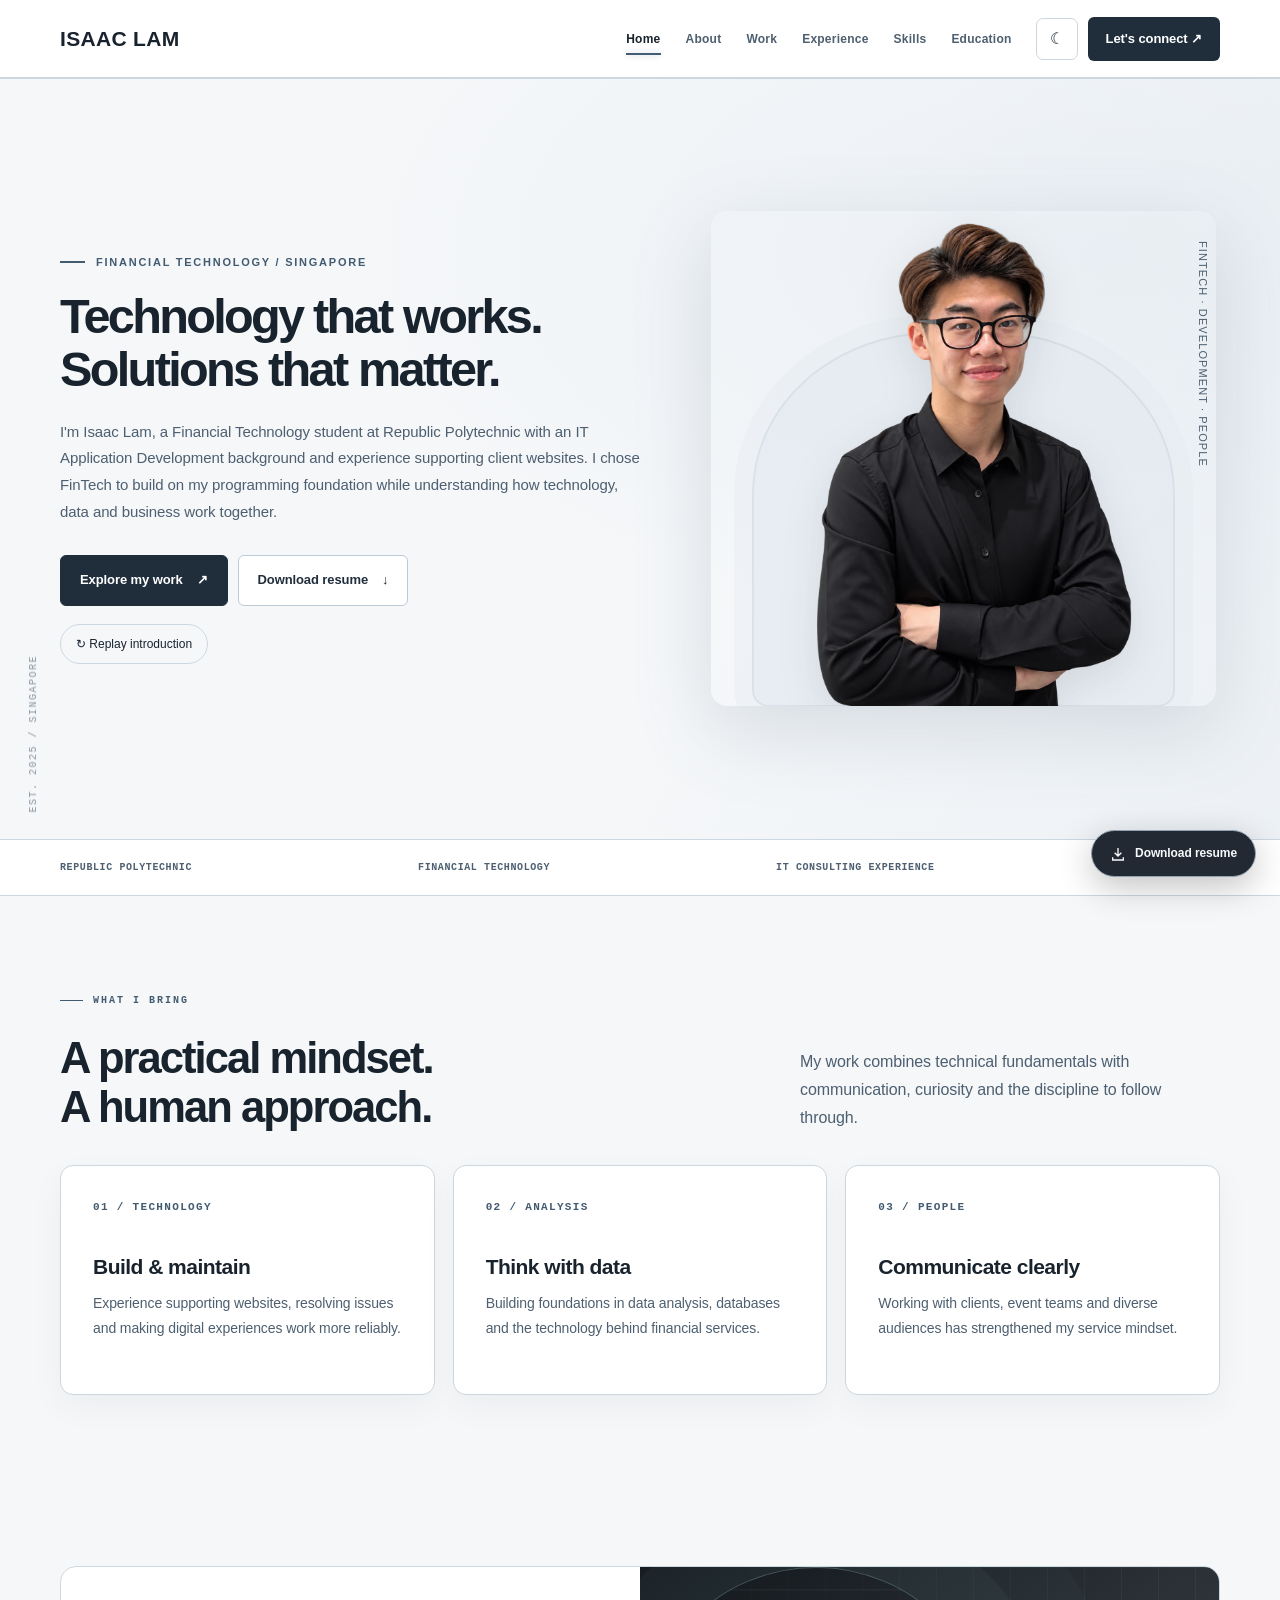
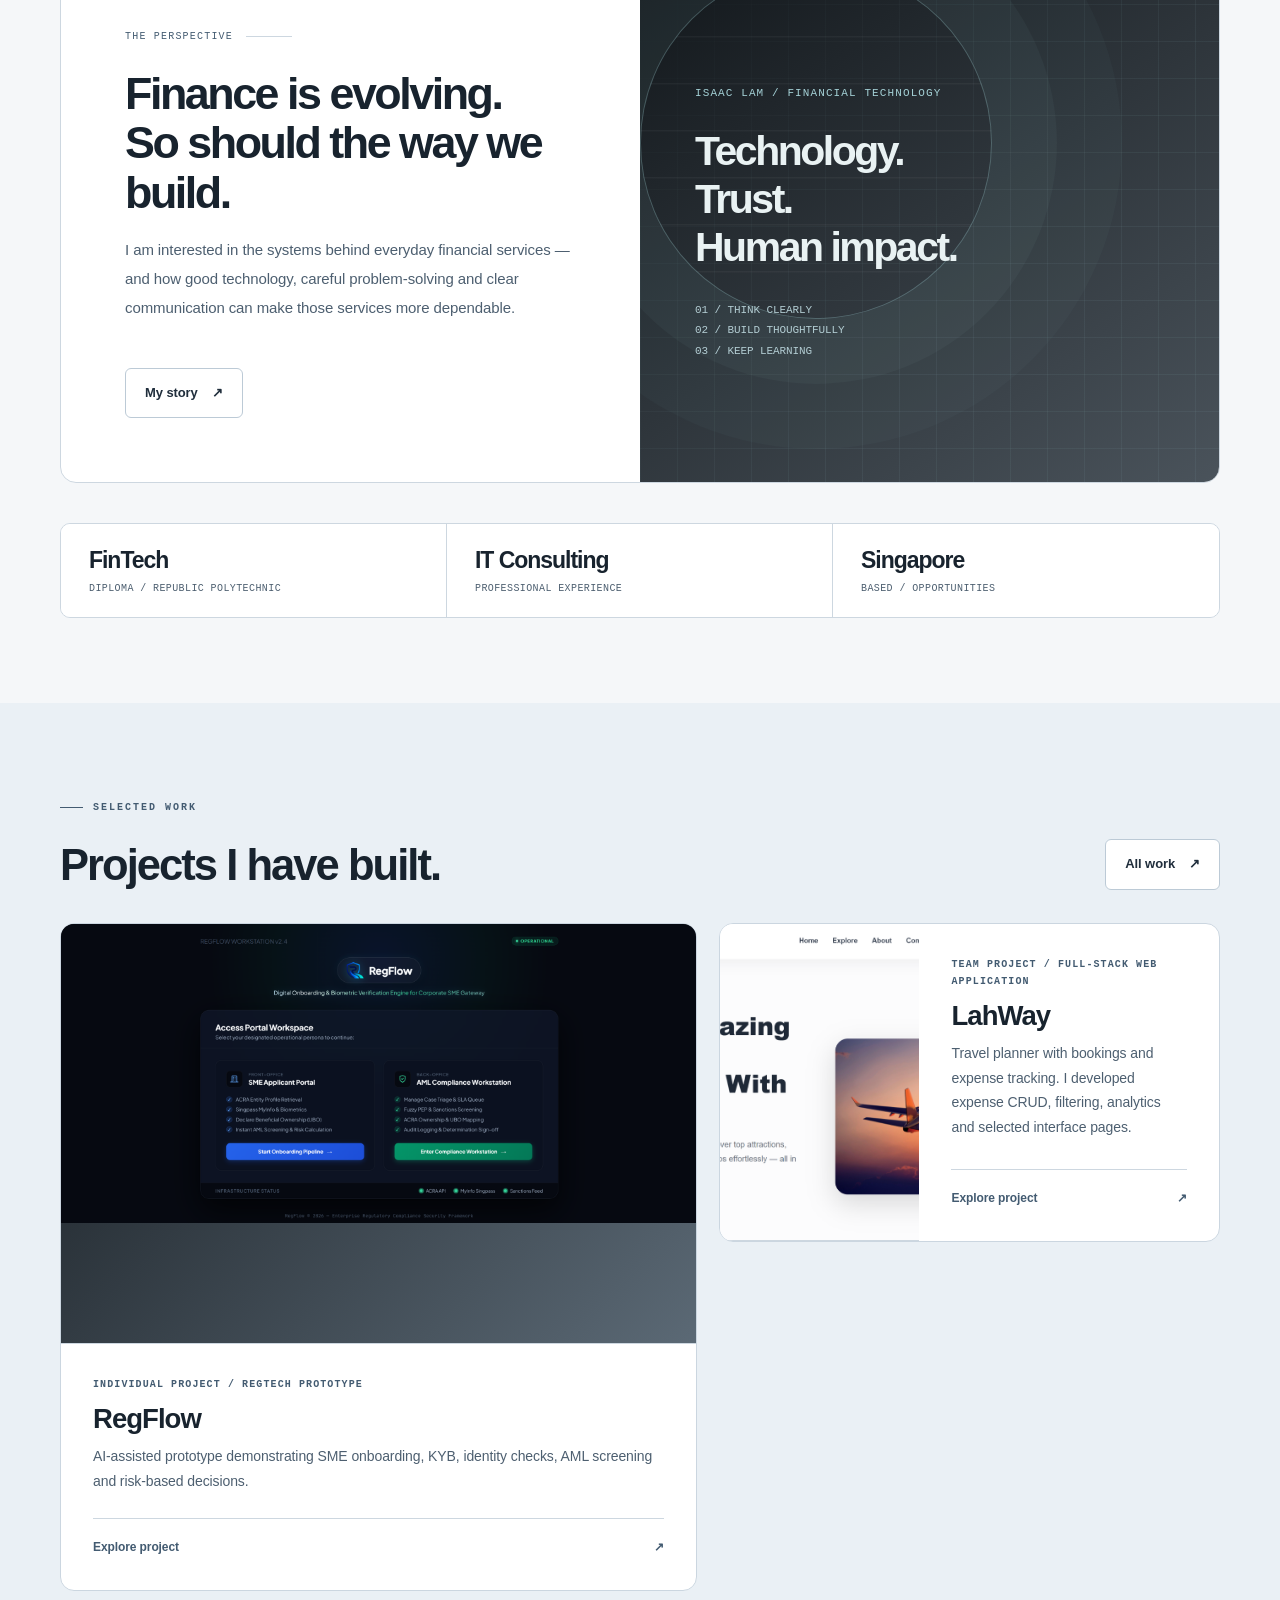
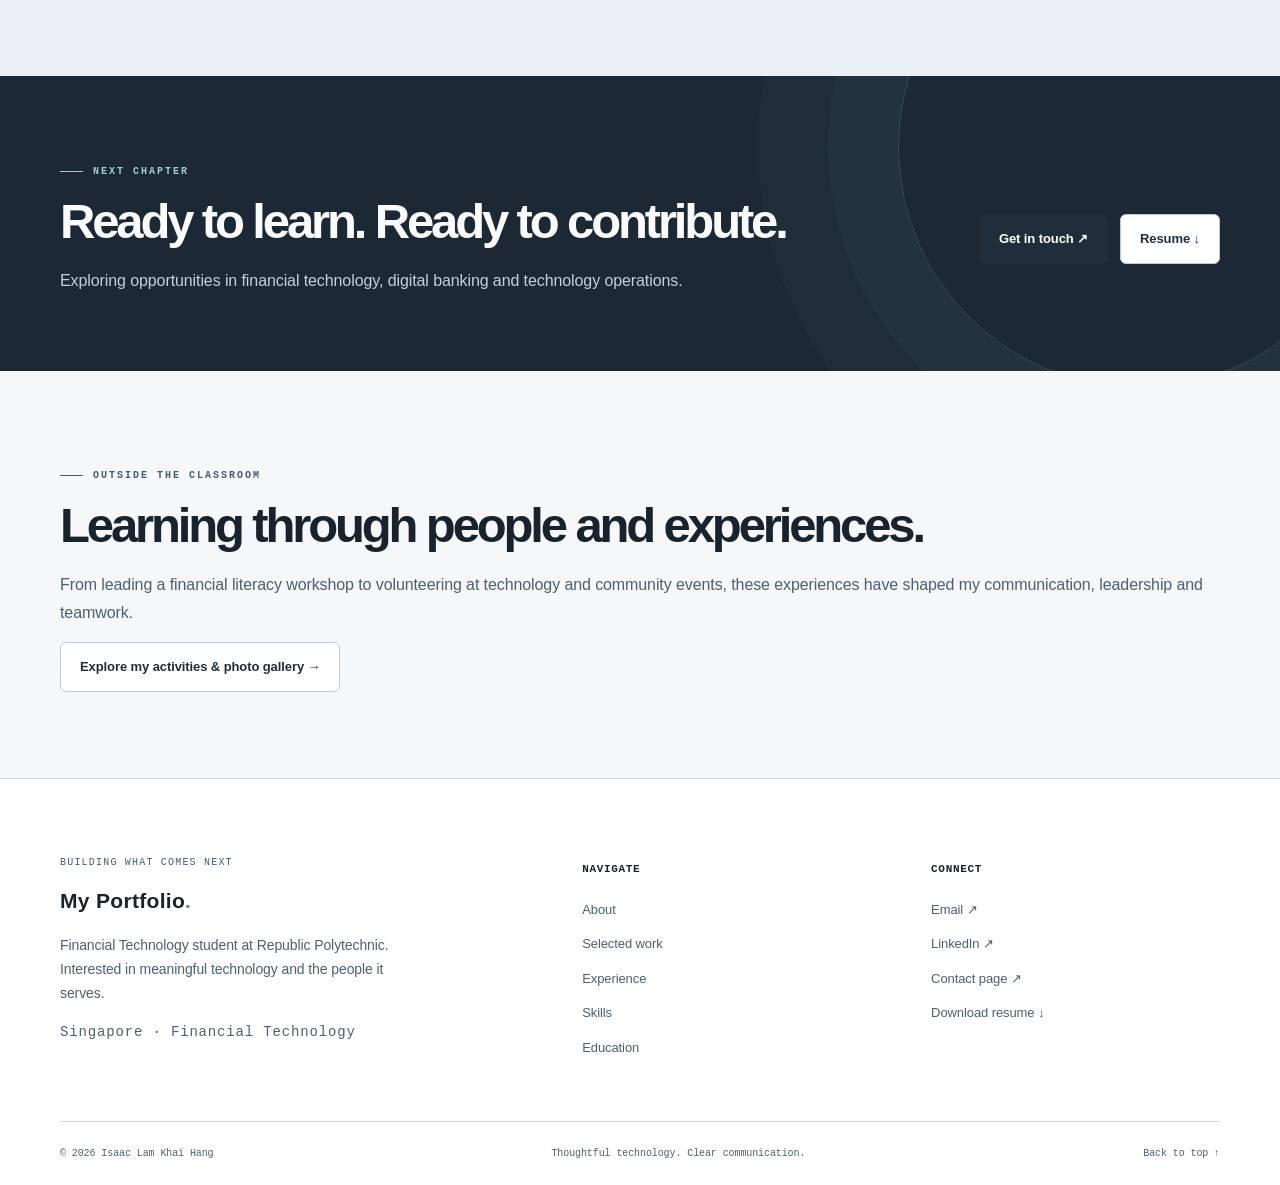
<file: index.html>
<!DOCTYPE html>

<html lang="en">
<head>
<meta charset="utf-8"/>
<meta content="width=device-width, initial-scale=1" name="viewport"/>
<meta content="light dark" name="color-scheme"/>
<meta content="website" property="og:type"/>
<meta content="My Portfolio" property="og:site_name"/>
<meta content="Isaac Lam | My Portfolio" property="og:title"/>
<meta content="Financial Technology student at Republic Polytechnic with IT consulting experience. Explore Isaac Lam’s work, skills and professional experience-focused portfolio." property="og:description"/>
<meta content="summary" name="twitter:card"/>
<meta content="#F6F7F8" name="theme-color"/>
<meta content="Financial Technology student at Republic Polytechnic with IT consulting experience. Explore Isaac Lam’s work, skills and professional experience-focused portfolio." name="description"/>
<title>Isaac Lam | Portfolio</title>
<script>
    (() => {
      let saved = null;
      try {saved = localStorage.getItem('isaac-theme');} catch (e) { }
      document.documentElement.dataset.theme = saved === 'light' || saved === 'dark'
        ? saved : (matchMedia('(prefers-color-scheme: dark)').matches ? 'dark' : 'light');
    })();
  </script>
<style>
    :root {
      color-scheme: light;
      --bg: #e8edef;
      --surface: #f2f5f5;
      --surface-2: #dde6e9;
      --ink: #23333d;
      --muted: #526570;
      --line: #cbd6db;
      --accent: #316f7a;
      --accent-soft: #d0e3e6;
      --nav: rgba(232, 237, 239, .94);
      --deep: #22353f;
      --deep-ink: #e9f2f3;
      --shadow: 0 18px 45px rgba(26, 47, 59, .065);
    }

    html[data-theme="dark"] {
      color-scheme: dark;
      --bg: #1c2932;
      --surface: #283944;
      --surface-2: #324550;
      --ink: #e8eff0;
      --muted: #b2c4cb;
      --line: #405560;
      --accent: #a0d1d6;
      --accent-soft: #354e59;
      --nav: rgba(28, 41, 50, .95);
      --deep: #17232c;
      --deep-ink: #e9f2f3;
      --shadow: 0 18px 50px rgba(0, 0, 0, .13);
    }

    * {
      box-sizing: border-box
    }

    html {
      scroll-behavior: smooth
    }

    body {
      margin: 0;
      background: var(--bg);
      color: var(--ink);
      font: 16px/1.72 "Segoe UI", Arial, sans-serif;
      -webkit-font-smoothing: antialiased
    }

    a {
      color: inherit;
      text-decoration: none
    }

    button,
    input,
    textarea {
      font: inherit
    }

    button {
      cursor: pointer
    }

    img {
      max-width: 100%
    }

    :focus-visible {
      outline: 3px solid var(--accent);
      outline-offset: 4px
    }

    ::selection {
      background: var(--accent-soft)
    }

    .container {
      width: min(1160px, calc(100% - 56px));
      margin: auto
    }

    .skip {
      position: absolute;
      top: -100px;
      left: 16px;
      padding: 12px;
      background: var(--surface);
      z-index: 99
    }

    .skip:focus {
      top: 12px
    }

    header {
      position: sticky;
      top: 0;
      z-index: 30;
      background: var(--nav);
      border-bottom: 1px solid var(--line);
      backdrop-filter: blur(18px)
    }

    .nav-shell {
      min-height: 78px;
      display: flex;
      align-items: center;
      justify-content: space-between;
      gap: 24px
    }

    .wordmark {
      font-weight: 800;
      letter-spacing: -.065em;
      font-size: 21px;
      white-space: nowrap
    }

    .wordmark i {
      color: var(--accent);
      font-style: normal
    }

    .desktop-nav {
      display: flex;
      align-items: center;
      gap: 28px;
      margin-left: auto
    }

    .desktop-nav a {
      font-size: 13px;
      font-weight: 650;
      color: var(--muted);
      transition: color .2s
    }

    .desktop-nav a:hover,
    .desktop-nav a[aria-current=page] {
      color: var(--ink)
    }

    .desktop-nav a[aria-current=page] {
      text-decoration: underline;
      text-decoration-color: var(--accent);
      text-underline-offset: 10px;
      text-decoration-thickness: 2px
    }

    .nav-right {
      display: flex;
      align-items: center;
      gap: 10px
    }

    .icon-btn {
      width: 42px;
      height: 42px;
      border: 1px solid var(--line);
      border-radius: 11px;
      background: var(--surface);
      color: var(--ink);
      display: grid;
      place-items: center
    }

    .nav-cta {
      padding: 10px 18px;
      border-radius: 11px;
      background: var(--ink);
      color: var(--bg);
      font-size: 13px;
      font-weight: 700;
      white-space: nowrap
    }

    .menu-btn {
      display: none
    }

    .mobile-nav {
      display: none
    }

    .progress {
      height: 2px;
      position: absolute;
      bottom: -1px;
      left: 0;
      right: 0;
      background: var(--accent);
      transform: scaleX(0);
      transform-origin: left;
      pointer-events: none
    }

    main {
      min-height: 55vh
    }

    .hero {
      position: relative;
      overflow: hidden;
      border-bottom: 1px solid var(--line)
    }

    .hero:before,
    .page-top:before {
      content: "";
      position: absolute;
      inset: 0;
      pointer-events: none;
      background: radial-gradient(ellipse at 87% 23%, var(--accent-soft), transparent 48%);
      opacity: .55
    }

    .hero-layout {
      min-height: 615px;
      display: grid;
      grid-template-columns: 1.1fr .9fr;
      gap: 44px;
      align-items: center;
      position: relative
    }

    .hero-copy {
      padding: 80px 0
    }

    .eyebrow {
      display: inline-flex;
      align-items: center;
      gap: 10px;
      font-size: 11px;
      font-weight: 800;
      letter-spacing: .17em;
      text-transform: uppercase;
      color: var(--accent)
    }

    .eyebrow:before {
      content: "";
      width: 23px;
      height: 1px;
      background: currentColor
    }

    h1,
    h2,
    h3,
    p {
      margin-top: 0
    }

    h1,
    h2,
    h3 {
      line-height: 1.13;
      letter-spacing: -.058em
    }

    h1 {
      font-size: clamp(45px, 5.9vw, 78px);
      font-weight: 740;
      margin: 20px 0 24px;
      text-wrap: balance
    }

    h1 .accent {
      color: var(--accent)
    }

    h2 {
      font-size: clamp(32px, 3.9vw, 49px);
      font-weight: 730;
      margin: 13px 0 18px;
      text-wrap: balance
    }

    h3 {
      font-size: 22px;
      font-weight: 720;
      margin: 0 0 10px
    }

    p {
      color: var(--muted)
    }

    .lead {
      font-size: 17px;
      line-height: 1.9;
      max-width: 610px
    }

    .actions {
      display: flex;
      gap: 12px;
      flex-wrap: wrap;
      margin-top: 30px
    }

    .btn {
      display: inline-flex;
      align-items: center;
      justify-content: center;
      gap: 14px;
      padding: 13px 19px;
      min-height: 49px;
      border: 1px solid var(--line);
      border-radius: 10px;
      font-size: 13px;
      font-weight: 750;
      transition: transform .2s, background .2s, border-color .2s
    }

    .btn:hover {
      transform: translateY(-2px)
    }

    .btn.primary {
      background: var(--ink);
      border-color: var(--ink);
      color: var(--bg)
    }

    .btn.secondary {
      background: var(--surface);
      color: var(--ink)
    }

    .portrait-stage {
      height: 530px;
      align-self: end;
      position: relative;
      display: flex;
      align-items: end;
      justify-content: center
    }

    .portrait-stage:before {
      content: "";
      position: absolute;
      width: min(100%, 435px);
      aspect-ratio: 1;
      border-radius: 50%;
      bottom: 40px;
      background: var(--surface-2);
      border: 1px solid var(--line);
      box-shadow: 0 0 0 22px var(--accent-soft)
    }

    .portrait-stage img {
      height: 96%;
      width: 100%;
      object-fit: contain;
      object-position: bottom;
      position: relative;
      filter: drop-shadow(0 12px 20px rgba(0, 0, 0, .09))
    }

    .portrait-note {
      position: absolute;
      right: 0;
      top: 75px;
      color: var(--muted);
      font-size: 11px;
      letter-spacing: .1em;
      writing-mode: vertical-rl
    }

    .trust-strip {
      border-bottom: 1px solid var(--line);
      background: var(--surface)
    }

    .trust-items {
      display: flex;
      justify-content: space-between;
      gap: 20px;
      flex-wrap: wrap;
      padding: 19px 0;
      font-size: 11px;
      font-weight: 750;
      letter-spacing: .07em;
      text-transform: uppercase;
      color: var(--muted)
    }

    .section {
      padding: 92px 0
    }

    .section.alt {
      background: var(--surface)
    }

    .section-heading {
      display: flex;
      justify-content: space-between;
      align-items: end;
      gap: 35px;
      margin-bottom: 38px
    }

    .section-heading p {
      max-width: 420px;
      margin: 0
    }

    .grid {
      display: grid;
      gap: 22px
    }

    .grid.two {
      grid-template-columns: repeat(2, minmax(0, 1fr))
    }

    .grid.three {
      grid-template-columns: repeat(3, minmax(0, 1fr))
    }

    .card {
      padding: 30px;
      background: var(--surface);
      border: 1px solid var(--line);
      border-radius: 16px;
      box-shadow: var(--shadow);
      transition: transform .22s, border-color .22s
    }

    .alt .card {
      background: var(--bg)
    }

    .card:hover {
      transform: translateY(-3px);
      border-color: var(--accent)
    }

    .card .number {
      font-size: 12px;
      font-weight: 800;
      letter-spacing: .12em;
      color: var(--accent);
      margin-bottom: 32px
    }

    .card p {
      font-size: 14px;
      margin: 0
    }

    .card h3 {
      font-size: 21px
    }

    .tags {
      display: flex;
      gap: 8px;
      flex-wrap: wrap;
      margin-top: 20px
    }

    .tag {
      display: inline-flex;
      padding: 5px 10px;
      border: 1px solid var(--line);
      border-radius: 100px;
      font-size: 11px;
      font-weight: 650;
      color: var(--muted)
    }

    .project {
      overflow: hidden;
      background: var(--surface);
      border: 1px solid var(--line);
      border-radius: 16px;
      transition: transform .22s, border-color .22s;
      display: block
    }

    .project:hover {
      transform: translateY(-4px);
      border-color: var(--accent)
    }

    .project-art {
      min-height: 225px;
      display: flex;
      align-items: center;
      justify-content: center;
      padding: 28px;
      position: relative;
      overflow: hidden;
      background: var(--surface-2)
    }

    .project-art:before {
      content: "";
      width: 270px;
      height: 270px;
      border: 1px solid var(--accent);
      opacity: .28;
      border-radius: 50%;
      position: absolute;
      transform: translate(110px, 75px)
    }

    .project-art:after {
      content: "";
      width: 175px;
      height: 175px;
      border: 1px solid var(--accent);
      opacity: .22;
      border-radius: 50%;
      position: absolute;
      transform: translate(-130px, -75px)
    }

    .project-art strong {
      font-size: clamp(28px, 3vw, 42px);
      font-weight: 760;
      letter-spacing: -.07em;
      line-height: 1.1;
      text-align: center;
      position: relative;
      z-index: 1;
      max-width: 320px
    }

    .project-art.b {
      background: color-mix(in srgb, var(--surface-2) 75%, var(--accent-soft))
    }

    .project-art.c {
      background: color-mix(in srgb, var(--surface-2) 55%, var(--bg))
    }

    .project-info {
      padding: 27px
    }

    .project-info .meta {
      font-size: 11px;
      letter-spacing: .11em;
      font-weight: 800;
      color: var(--accent);
      text-transform: uppercase
    }

    .project-info h3 {
      margin: 9px 0
    }

    .project-info p {
      font-size: 14px;
      min-height: 60px
    }

    .project-link {
      display: flex;
      justify-content: space-between;
      border-top: 1px solid var(--line);
      padding-top: 15px;
      margin-top: 20px;
      color: var(--accent);
      font-size: 12px;
      font-weight: 800
    }

    .page-top {
      position: relative;
      overflow: hidden;
      border-bottom: 1px solid var(--line);
      padding: 95px 0 77px
    }

    .page-top .container {
      position: relative
    }

    .page-top h1 {
      max-width: 900px;
      font-size: clamp(42px, 5.2vw, 69px)
    }

    .page-top p {
      max-width: 700px;
      font-size: 17px;
      line-height: 1.9
    }

    .two-col {
      display: grid;
      grid-template-columns: minmax(0, 1.4fr) minmax(260px, .8fr);
      gap: 70px;
      align-items: start
    }

    .prose {
      max-width: 760px
    }

    .prose p {
      font-size: 16px;
      line-height: 2
    }

    .detail-box {
      border: 1px solid var(--line);
      background: var(--surface);
      border-radius: 15px;
      padding: 28px
    }

    .detail-box h3 {
      font-size: 18px
    }

    .fact {
      padding: 12px 0;
      border-bottom: 1px solid var(--line);
      display: flex;
      justify-content: space-between;
      gap: 12px;
      font-size: 13px
    }

    .fact:last-child {
      border: 0
    }

    .fact span:first-child {
      color: var(--muted)
    }

    .fact span:last-child {
      text-align: right;
      font-weight: 700
    }

    .timeline {
      border-left: 1px solid var(--line);
      padding-left: 32px;
      margin-left: 7px
    }

    .entry {
      position: relative;
      padding-bottom: 40px
    }

    .entry:last-child {
      padding-bottom: 0
    }

    .entry:before {
      content: "";
      position: absolute;
      left: -39px;
      top: 6px;
      width: 13px;
      height: 13px;
      background: var(--accent);
      border: 3px solid var(--bg);
      border-radius: 50%
    }

    .entry .date {
      color: var(--accent);
      font-size: 11px;
      font-weight: 800;
      letter-spacing: .1em;
      text-transform: uppercase
    }

    .entry h3 {
      margin: 9px 0 5px
    }

    .entry .role {
      font-weight: 650;
      color: var(--ink);
      font-size: 14px
    }

    .entry p,
    .entry li {
      font-size: 14px
    }

    .entry ul {
      color: var(--muted);
      padding-left: 20px
    }

    .skill-pills {
      display: flex;
      gap: 10px;
      flex-wrap: wrap
    }

    .skill-pills span {
      background: var(--accent-soft);
      border: 1px solid var(--line);
      padding: 10px 13px;
      border-radius: 9px;
      font-size: 13px;
      font-weight: 650
    }

    .highlight-band {
      background: var(--deep);
      color: var(--deep-ink);
      padding: 75px 0
    }

    .highlight-band p {
      color: #c2d2d7
    }

    .highlight-band .eyebrow {
      color: #9fcdd2
    }

    .highlight-band h2 {
      color: var(--deep-ink)
    }

    .highlight-band .btn.primary {
      background: #b7dfe2;
      color: #1b2c35;
      border-color: #b7dfe2
    }

    .cta-strip {
      display: flex;
      align-items: center;
      justify-content: space-between;
      gap: 28px
    }

    .cta-strip p {
      margin: 0
    }

    footer {
      background: var(--surface);
      border-top: 1px solid var(--line)
    }

    .footer-main {
      padding: 65px 0 54px;
      display: grid;
      grid-template-columns: 1.6fr 1fr 1fr;
      gap: 60px
    }

    .footer-main .wordmark {
      display: inline-block;
      margin-bottom: 14px
    }

    .footer-main p {
      font-size: 14px;
      max-width: 330px
    }

    .footer-main h4 {
      font-size: 11px;
      text-transform: uppercase;
      letter-spacing: .13em;
      margin: 3px 0 20px
    }

    .footer-links {
      display: flex;
      flex-direction: column;
      align-items: start;
      gap: 12px
    }

    .footer-links a {
      font-size: 13px;
      color: var(--muted)
    }

    .footer-links a:hover {
      color: var(--accent)
    }

    .footer-bottom {
      display: flex;
      justify-content: space-between;
      gap: 20px;
      flex-wrap: wrap;
      border-top: 1px solid var(--line);
      padding: 23px 0;
      font-size: 12px;
      color: var(--muted)
    }

    .form {
      display: grid;
      gap: 18px
    }

    .form label {
      display: block;
      font-size: 13px;
      font-weight: 700;
      margin-bottom: 7px
    }

    .form input,
    .form textarea {
      width: 100%;
      padding: 13px 15px;
      border: 1px solid var(--line);
      border-radius: 10px;
      background: var(--surface);
      color: var(--ink)
    }

    .form textarea {
      min-height: 150px;
      resize: vertical
    }

    .contact-link {
      display: block;
      padding: 17px 0;
      border-bottom: 1px solid var(--line);
      overflow-wrap: anywhere
    }

    .contact-link small {
      display: block;
      color: var(--muted);
      font-size: 11px;
      letter-spacing: .1em;
      text-transform: uppercase
    }

    .contact-link strong {
      font-size: 16px
    }

    .note {
      font-size: 12px;
      color: var(--muted)
    }

    .reveal {
      opacity: 0;
      transform: translateY(14px);
      transition: opacity .55s ease, transform .55s ease
    }

    .reveal.visible {
      opacity: 1;
      transform: none
    }

    @media(max-width:920px) {
      .desktop-nav {
        gap: 14px
      }

      .desktop-nav a {
        font-size: 12px
      }

      .hero-layout {
        gap: 10px
      }

      .two-col {
        gap: 35px
      }
    }

    @media(max-width:760px) {
      .container {
        width: min(100% - 36px, 1160px)
      }

      .nav-shell {
        min-height: 69px
      }

      .desktop-nav {
        display: none
      }

      .nav-cta {
        display: none
      }

      .menu-btn {
        display: grid
      }

      .mobile-nav.open {
        display: flex;
        flex-direction: column;
        padding: 12px 18px 20px;
        border-top: 1px solid var(--line)
      }

      .mobile-nav a {
        padding: 12px 10px;
        font-size: 14px;
        color: var(--ink);
        font-weight: 650
      }

      .mobile-nav a[aria-current=page] {
        color: var(--accent)
      }

      .hero-layout {
        display: flex;
        flex-direction: column;
        align-items: stretch;
        min-height: 0
      }

      .hero-copy {
        padding: 67px 0 25px
      }

      .portrait-stage {
        height: 330px;
        width: 100%
      }

      .portrait-stage:before {
        width: 285px;
        bottom: 24px;
        box-shadow: 0 0 0 13px var(--accent-soft)
      }

      .portrait-stage img {
        max-height: 340px
      }

      .portrait-note {
        display: none
      }

      .section {
        padding: 67px 0
      }

      .section-heading {
        display: block
      }

      .section-heading p {
        margin-top: 10px
      }

      .grid.two,
      .grid.three,
      .two-col {
        grid-template-columns: 1fr
      }

      .page-top {
        padding: 69px 0 53px
      }

      .footer-main {
        grid-template-columns: 1fr 1fr;
        gap: 34px
      }

      .footer-main>div:first-child {
        grid-column: 1/-1
      }

      .cta-strip {
        display: block
      }

      .cta-strip .btn {
        margin-top: 22px
      }
    }

    @media(prefers-reduced-motion:reduce) {

      *,
      *:before,
      *:after {
        scroll-behavior: auto !important;
        animation: none !important;
        transition: none !important
      }

      .reveal {
        opacity: 1;
        transform: none
      }

      .progress {
        display: none
      }
    }


    /* EDITORIAL + DIGITAL STUDIO — FINAL DESIGN SYSTEM */
    :root {
      --display: 'Segoe UI Variable Display', 'Aptos Display', 'Segoe UI', Arial, sans-serif;
      --mono: 'Cascadia Code', 'SFMono-Regular', Consolas, monospace;
      --radius: 12px;
      --accent-ink: #1f5f6a
    }

    html[data-theme=dark] {
      --accent-ink: #a0d1d6
    }

    body {
      font-family: 'Aptos', 'Segoe UI', Arial, sans-serif;
      letter-spacing: -.009em
    }

    h1,
    h2,
    h3,
    .wordmark {
      font-family: var(--display)
    }

    h1 {
      font-weight: 760;
      line-height: 1.035;
      letter-spacing: -.07em
    }

    h2 {
      font-weight: 750;
      letter-spacing: -.064em
    }

    .eyebrow,
    .number,
    .date,
    .meta,
    .trust-items,
    .footer-main h4,
    .note {
      font-family: var(--mono);
      letter-spacing: .06em
    }

    header {
      box-shadow: 0 5px 30px rgba(15, 35, 45, .035)
    }

    .nav-shell {
      min-height: 83px
    }

    .wordmark {
      font-size: 22px
    }

    .desktop-nav {
      gap: 25px
    }

    .desktop-nav a {
      font-size: 13px
    }

    .nav-cta {
      border-radius: 7px;
      padding: 11px 18px
    }

    .icon-btn {
      border-radius: 7px
    }

    .hero {
      background-image: linear-gradient(to right, transparent calc(50% - .5px), var(--line) 50%, transparent calc(50% + .5px));
      background-size: 100% 100%
    }

    .hero:after {
      content: 'EST. 2025  /  SINGAPORE';
      position: absolute;
      left: 28px;
      bottom: 26px;
      font: 10px var(--mono);
      letter-spacing: .15em;
      color: var(--muted);
      writing-mode: vertical-rl;
      transform: rotate(180deg);
      opacity: .65
    }

    .hero-layout {
      min-height: 650px;
      grid-template-columns: 1.12fr .88fr
    }

    .hero-copy {
      padding: 90px 0 94px
    }

    .hero-copy h1 {
      font-size: clamp(49px, 6.1vw, 83px);
      margin-top: 28px;
      margin-bottom: 26px
    }

    .hero-copy .lead {
      max-width: 590px;
      font-size: 17px
    }

    .hero-intro {
      display: flex;
      gap: 16px;
      align-items: center;
      margin-top: 40px;
      color: var(--muted);
      font: 11px var(--mono);
      letter-spacing: .07em
    }

    .hero-intro:before {
      content: '';
      width: 43px;
      height: 1px;
      background: var(--accent)
    }

    .portrait-stage {
      height: 560px
    }

    .portrait-stage:before {
      border-radius: 43% 43% 4% 4%;
      width: min(95%, 430px);
      height: 400px;
      aspect-ratio: auto;
      bottom: 0;
      box-shadow: 0 0 0 1px var(--line), 0 0 0 19px color-mix(in srgb, var(--accent-soft) 45%, transparent);
      background: linear-gradient(145deg, var(--accent-soft), var(--surface-2))
    }

    .portrait-stage img {
      height: 98%;
      object-position: bottom
    }

    .portrait-note {
      right: 4px;
      top: 30px
    }

    .trust-items {
      font-size: 10px;
      gap: 22px
    }

    .section {
      padding: 105px 0
    }

    .section-heading {
      margin-bottom: 45px
    }

    .section-heading h2 {
      margin-bottom: 0
    }

    .section-heading .eyebrow {
      margin-bottom: 12px
    }

    .card {
      border-radius: 11px;
      box-shadow: none;
      position: relative;
      overflow: hidden;
      padding: 34px
    }

    .card:before {
      content: '';
      position: absolute;
      top: 0;
      left: 0;
      width: 0;
      height: 2px;
      background: var(--accent);
      transition: width .3s ease
    }

    .card:hover:before {
      width: 100%
    }

    .card .number {
      font-size: 11px;
      margin-bottom: 38px
    }

    .project {
      border-radius: 11px
    }

    .project-art {
      min-height: 244px;
      background: linear-gradient(150deg, var(--surface-2), var(--accent-soft));
      border-bottom: 1px solid var(--line)
    }

    .project-art strong {
      font-size: clamp(28px, 2.7vw, 40px)
    }

    .project-art:before {
      width: 300px;
      height: 300px;
      transform: translate(95px, 75px)
    }

    .project-info {
      padding: 30px
    }

    .project-info h3 {
      font-size: 21px
    }

    .project-info .meta {
      font-size: 10px
    }

    .page-top {
      padding: 110px 0 87px
    }

    .page-top:after {
      content: 'PORTFOLIO  /  ISAAC LAM';
      position: absolute;
      right: 6%;
      bottom: 35px;
      font: 10px var(--mono);
      letter-spacing: .14em;
      color: var(--muted)
    }

    .page-top h1 {
      font-size: clamp(45px, 5.6vw, 76px)
    }

    .detail-box {
      border-radius: 10px;
      box-shadow: 0 12px 36px rgba(10, 32, 42, .035)
    }

    .highlight-band {
      position: relative;
      overflow: hidden
    }

    .highlight-band:after {
      content: '';
      position: absolute;
      width: 480px;
      height: 480px;
      right: -100px;
      top: -170px;
      border: 1px solid rgba(170, 220, 225, .18);
      border-radius: 50%;
      box-shadow: 0 0 0 70px rgba(170, 220, 225, .025), 0 0 0 140px rgba(170, 220, 225, .025);
      pointer-events: none
    }

    .highlight-band .container {
      position: relative;
      z-index: 1
    }

    .footer-main {
      padding: 78px 0 62px
    }

    .footer-main .wordmark {
      font-size: 26px
    }

    .footer-bottom {
      font-family: var(--mono);
      font-size: 10px
    }

    .section-index {
      display: flex;
      align-items: center;
      gap: 13px;
      color: var(--accent);
      font: 10px var(--mono);
      letter-spacing: .12em;
      margin-bottom: 14px
    }

    .section-index:after {
      content: '';
      height: 1px;
      background: var(--line);
      width: 46px
    }

    .editorial-feature {
      display: grid;
      grid-template-columns: 1fr 1fr;
      border: 1px solid var(--line);
      background: var(--surface);
      border-radius: 12px;
      overflow: hidden
    }

    .editorial-feature .feature-copy {
      padding: clamp(30px, 5vw, 68px);
      display: flex;
      flex-direction: column;
      justify-content: center
    }

    .editorial-feature .feature-copy p {
      font-size: 15px;
      line-height: 1.95
    }

    .editorial-feature .feature-copy h2 {
      font-size: clamp(31px, 3.5vw, 49px)
    }

    .feature-visual {
      position: relative;
      min-height: 420px;
      background: var(--deep);
      overflow: hidden;
      display: flex;
      flex-direction: column;
      justify-content: center;
      padding: clamp(28px, 5vw, 55px)
    }

    .feature-visual:before {
      content: '';
      position: absolute;
      inset: 0;
      background: linear-gradient(rgba(165, 218, 224, .065) 1px, transparent 1px), linear-gradient(90deg, rgba(165, 218, 224, .065) 1px, transparent 1px);
      background-size: 37px 37px;
      mask-image: linear-gradient(130deg, transparent, #000 60%)
    }

    .feature-visual:after {
      content: '';
      position: absolute;
      right: -110px;
      bottom: -130px;
      width: 350px;
      height: 350px;
      border: 1px solid rgba(170, 220, 225, .3);
      border-radius: 50%;
      box-shadow: 0 0 0 65px rgba(170, 220, 225, .04), 0 0 0 130px rgba(170, 220, 225, .025)
    }

    .feature-visual .visual-top {
      position: relative;
      color: #a4d1d6;
      font: 11px var(--mono);
      letter-spacing: .1em
    }

    .feature-visual .visual-title {
      position: relative;
      z-index: 1;
      color: #e9f2f3;
      font-size: clamp(29px, 3.2vw, 47px);
      font-weight: 750;
      letter-spacing: -.06em;
      line-height: 1.18;
      margin: 28px 0
    }

    .feature-visual .visual-bottom {
      position: relative;
      z-index: 1;
      color: #b3cdd3;
      font: 11px var(--mono);
      line-height: 1.9
    }

    .editorial-stats {
      display: grid;
      grid-template-columns: repeat(3, 1fr);
      border: 1px solid var(--line);
      border-radius: 10px;
      overflow: hidden;
      margin-top: 40px
    }

    .editorial-stats>div {
      padding: 23px 28px;
      background: var(--surface);
      border-right: 1px solid var(--line)
    }

    .editorial-stats>div:last-child {
      border-right: 0
    }

    .editorial-stats strong {
      display: block;
      font-size: 23px;
      line-height: 1.2;
      letter-spacing: -.045em
    }

    .editorial-stats span {
      display: block;
      margin-top: 8px;
      color: var(--muted);
      font: 10px var(--mono);
      text-transform: uppercase;
      letter-spacing: .04em
    }

    .footer-kicker {
      color: var(--accent);
      font: 10px var(--mono);
      letter-spacing: .12em;
      margin-bottom: 15px
    }

    @media(max-width:760px) {
      .hero {
        background-image: none
      }

      .hero:after {
        display: none
      }

      .hero-copy {
        padding: 72px 0 30px
      }

      .hero-copy h1 {
        font-size: clamp(44px, 10vw, 66px)
      }

      .hero-intro {
        margin-top: 28px
      }

      .portrait-stage {
        height: 340px
      }

      .portrait-stage:before {
        height: 270px;
        width: min(80%, 290px)
      }

      .section {
        padding: 72px 0
      }

      .page-top {
        padding: 75px 0 67px
      }

      .page-top:after {
        display: none
      }

      .editorial-feature {
        grid-template-columns: 1fr
      }

      .feature-visual {
        min-height: 330px
      }

      .editorial-stats {
        grid-template-columns: 1fr
      }

      .editorial-stats>div {
        border-right: 0;
        border-bottom: 1px solid var(--line)
      }

      .editorial-stats>div:last-child {
        border-bottom: 0
      }

      .nav-shell {
        min-height: 70px
      }
    }


    /* Ambient FinTech motion: decorative only, intentionally 10–20% opacity. */
    body {
      isolation: isolate
    }

    .ambient-scene {
      position: fixed;
      inset: 0;
      overflow: hidden;
      z-index: -1;
      pointer-events: none;
      opacity: .16
    }

    .ambient-grid {
      position: absolute;
      inset: -25%;
      background-image: linear-gradient(to right, var(--accent) 1px, transparent 1px), linear-gradient(to bottom, var(--accent) 1px, transparent 1px);
      background-size: 95px 95px;
      mask-image: radial-gradient(ellipse at 60% 40%, black, transparent 70%);
      animation: grid-drift 45s linear infinite
    }

    .ambient-orbit {
      position: absolute;
      border: 1px solid var(--accent);
      border-radius: 50%;
      width: clamp(290px, 45vw, 680px);
      aspect-ratio: 1;
      right: -16%;
      top: 9%;
      animation: orbit-breathe 18s ease-in-out infinite alternate
    }

    .ambient-orbit.two {
      width: clamp(180px, 30vw, 430px);
      right: -6%;
      top: 21%;
      animation-duration: 24s;
      animation-direction: alternate-reverse
    }

    .ambient-ring {
      position: absolute;
      left: -13%;
      bottom: -24%;
      width: clamp(320px, 54vw, 750px);
      aspect-ratio: 1;
      border: 1px dashed var(--accent);
      border-radius: 50%;
      animation: slow-spin 100s linear infinite
    }

    .ambient-line {
      position: absolute;
      height: 1px;
      width: 70vw;
      background: linear-gradient(90deg, transparent, var(--accent), transparent);
      transform: rotate(-28deg);
      left: 15%;
      top: 72%;
      animation: line-sway 17s ease-in-out infinite alternate
    }

    .ambient-line.two {
      top: 23%;
      left: -28%;
      width: 58vw;
      animation-delay: -7s
    }

    .ambient-node {
      position: absolute;
      width: 8px;
      height: 8px;
      border: 1px solid var(--accent);
      border-radius: 50%;
      box-shadow: 0 0 0 12px color-mix(in srgb, var(--accent) 15%, transparent);
      animation: node-float 13s ease-in-out infinite alternate
    }

    .ambient-node.a {
      left: 11%;
      top: 20%
    }

    .ambient-node.b {
      left: 74%;
      top: 62%;
      animation-delay: -5s
    }

    .ambient-node.c {
      left: 32%;
      top: 81%;
      animation-delay: -9s
    }

    @keyframes grid-drift {
      to {
        transform: translate3d(95px, 95px, 0)
      }
    }

    @keyframes orbit-breathe {
      to {
        transform: translate(-35px, 40px) scale(1.1)
      }
    }

    @keyframes slow-spin {
      to {
        transform: rotate(360deg)
      }
    }

    @keyframes line-sway {
      to {
        transform: rotate(-22deg) translateY(-45px)
      }
    }

    @keyframes node-float {
      to {
        transform: translate(22px, -35px)
      }
    }

    @keyframes intro-up {
      from {
        opacity: 0;
        transform: translateY(25px)
      }

      to {
        opacity: 1;
        transform: translateY(0)
      }
    }

    @keyframes portrait-enter {
      from {
        opacity: 0;
        transform: translate(18px, 25px) scale(.97)
      }

      to {
        opacity: 1;
        transform: translate(0, 0) scale(1)
      }
    }

    @keyframes sheen {
      to {
        transform: translateX(360%) skewX(-22deg)
      }
    }

    @keyframes accent-pulse {
      50% {
        box-shadow: 0 0 0 9px color-mix(in srgb, var(--accent) 8%, transparent)
      }
    }

    .hero-copy>.eyebrow {
      animation: intro-up .75s both
    }

    .hero-copy h1 {
      animation: intro-up .85s .12s both
    }

    .hero-copy .lead {
      animation: intro-up .85s .24s both
    }

    .hero-copy .actions {
      animation: intro-up .8s .36s both
    }

    .hero-intro {
      animation: intro-up .8s .47s both
    }

    .portrait-stage {
      animation: portrait-enter 1.05s .16s both
    }

    .page-top .container>.eyebrow {
      animation: intro-up .7s both
    }

    .page-top h1 {
      animation: intro-up .85s .12s both
    }

    .page-top p {
      animation: intro-up .85s .23s both
    }

    .btn,
    .nav-cta {
      position: relative;
      overflow: hidden;
      transition: transform .25s ease, box-shadow .25s ease, border-color .25s ease
    }

    .btn:after,
    .nav-cta:after {
      content: "";
      position: absolute;
      inset: 0;
      width: 32%;
      background: linear-gradient(90deg, transparent, rgba(255, 255, 255, .19), transparent);
      transform: translateX(-230%) skewX(-22deg);
      pointer-events: none
    }

    .btn:hover:after,
    .nav-cta:hover:after {
      animation: sheen .8s ease-out both
    }

    .btn:hover,
    .nav-cta:hover {
      transform: translateY(-3px);
      box-shadow: 0 10px 22px rgba(30, 60, 70, .12)
    }

    .card,
    .project,
    .timeline-item,
    .editorial-feature {
      transition: transform .35s cubic-bezier(.2, .8, .2, 1), box-shadow .35s ease, border-color .35s ease
    }

    .card:hover,
    .project:hover {
      transform: translateY(-7px);
      box-shadow: 0 18px 40px rgba(25, 53, 67, .12)
    }

    .project-art strong {
      transition: transform .45s cubic-bezier(.2, .8, .2, 1)
    }

    .project:hover .project-art strong {
      transform: translateY(-5px) scale(1.035)
    }

    .project-art:before {
      animation: orbit-breathe 12s ease-in-out infinite alternate
    }

    .project-art:after {
      animation: orbit-breathe 16s ease-in-out infinite alternate-reverse
    }

    .icon-btn {
      transition: transform .25s ease, background .25s ease, border-color .25s ease
    }

    .icon-btn:hover {
      transform: rotate(-8deg);
      border-color: var(--accent)
    }

    .wordmark {
      letter-spacing: -.045em
    }

    .wordmark .mark-accent {
      color: var(--accent)
    }

    .reveal {
      transform: translateY(27px);
      transition: opacity .75s ease, transform .75s cubic-bezier(.2, .8, .2, 1)
    }

    .reveal.visible {
      transform: translateY(0)
    }

    @media(max-width:760px) {
      .ambient-grid {
        background-size: 70px 70px
      }

      .ambient-orbit {
        right: -65%
      }

      .ambient-scene {
        opacity: .12
      }
    }

    @media(prefers-reduced-motion:reduce) {

      .ambient-scene *,
      .hero-copy>*,
      .portrait-stage,
      .page-top .container>*,
      .project-art:before,
      .project-art:after {
        animation: none !important
      }

      .reveal {
        opacity: 1 !important;
        transform: none !important
      }
    }


    /* PROFESSIONAL REDESIGN — warm editorial finance */
    :root {
      --bg: #f5f4f0;
      --surface: #ffffff;
      --surface-2: #eaece9;
      --ink: #172b37;
      --muted: #53636b;
      --line: #d6dddb;
      --accent: #236c72;
      --accent-soft: #dceae7;
      --nav: rgba(245, 244, 240, .94);
      --deep: #142b36;
      --deep-ink: #f5f4f0;
      --shadow: 0 18px 48px rgba(20, 43, 54, .065);
    }

    html[data-theme="dark"] {
      --bg: #111f29;
      --surface: #1b2c37;
      --surface-2: #263943;
      --ink: #f3f1e9;
      --muted: #b2c0c4;
      --line: #354851;
      --accent: #87c9c0;
      --accent-soft: #274c51;
      --nav: rgba(17, 31, 41, .94);
      --deep: #0b1821;
      --deep-ink: #f5f4f0;
      --shadow: 0 18px 48px rgba(0, 0, 0, .18);
    }

    body {
      letter-spacing: -.006em
    }

    .container {
      width: min(1200px, calc(100% - 72px))
    }

    header {
      box-shadow: 0 3px 18px rgba(15, 39, 49, .025)
    }

    .nav-shell {
      min-height: 82px
    }

    .wordmark {
      font-size: 22px !important;
      font-weight: 760 !important;
      letter-spacing: -.055em !important
    }

    .desktop-nav a {
      font-size: 12px;
      letter-spacing: .02em
    }

    .nav-cta {
      border-radius: 6px !important;
      background: var(--accent) !important;
      color: #fff !important
    }

    .btn {
      border-radius: 6px !important;
      transition: transform .3s ease, box-shadow .3s ease, background .3s ease !important
    }

    .btn:hover {
      transform: translateY(-3px);
      box-shadow: 0 10px 24px rgba(24, 64, 72, .13)
    }

    .btn.primary {
      background: var(--accent) !important;
      color: #fff !important
    }

    .eyebrow {
      letter-spacing: .2em;
      font-size: 10px
    }

    .hero {
      background: linear-gradient(115deg, var(--bg) 0%, var(--bg) 58%, var(--accent-soft) 140%);
      isolation: isolate
    }

    .hero-layout {
      min-height: 680px;
      grid-template-columns: minmax(0, 1.08fr) minmax(0, .92fr);
      gap: 64px
    }

    .hero-copy h1 {
      font-size: clamp(54px, 6vw, 91px);
      line-height: 1.04;
      letter-spacing: -.065em;
      max-width: 780px
    }

    .hero-copy .lead {
      font-size: 17px;
      line-height: 1.85;
      max-width: 575px
    }

    .hero-intro {
      letter-spacing: .14em;
      font-size: 10px
    }

    .portrait-stage {
      border-radius: 16px !important;
      overflow: hidden;
      box-shadow: 0 28px 65px rgba(13, 44, 54, .12);
      transition: transform .7s cubic-bezier(.2, .8, .2, 1)
    }

    .portrait-stage:hover {
      transform: translateY(-7px)
    }

    .portrait-stage:before {
      opacity: .65
    }

    .section {
      padding-top: 112px;
      padding-bottom: 112px
    }

    .section-heading {
      margin-bottom: 42px
    }

    .section-heading h2,
    .feature-copy h2 {
      letter-spacing: -.055em;
      line-height: 1.1
    }

    .card {
      border-radius: 12px !important;
      background: var(--surface);
      border: 1px solid var(--line);
      padding: 34px !important
    }

    .card h3 {
      letter-spacing: -.035em
    }

    .card:hover {
      transform: translateY(-6px);
      box-shadow: 0 22px 50px rgba(22, 52, 62, .09);
      border-color: var(--accent)
    }

    .editorial-feature {
      border-radius: 16px !important;
      overflow: hidden
    }

    .feature-visual {
      background: linear-gradient(145deg, #173843, #236b72) !important
    }

    .feature-visual:after {
      content: "";
      position: absolute;
      inset: 0;
      background: repeating-linear-gradient(0deg, transparent 0 45px, rgba(255, 255, 255, .045) 46px 47px);
      pointer-events: none
    }

    .project {
      border-radius: 12px !important;
      overflow: hidden;
      background: var(--surface);
      border: 1px solid var(--line)
    }

    .project-art {
      background: linear-gradient(130deg, #193943, #367b80) !important
    }

    .project-art.b {
      background: linear-gradient(130deg, #314d52, #668e88) !important
    }

    .project-art.c {
      background: linear-gradient(130deg, #213c4e, #547a91) !important
    }

    .project-info {
      padding: 30px
    }

    .project:hover {
      transform: translateY(-6px);
      border-color: var(--accent)
    }

    .bento-work {
      display: grid;
      grid-template-columns: 1.12fr .88fr;
      gap: 22px
    }

    .bento-work>.project:first-child {
      grid-row: span 2
    }

    .bento-work>.project:first-child .project-art {
      min-height: 420px
    }

    .bento-work>.project:not(:first-child) {
      display: grid;
      grid-template-columns: .8fr 1.2fr
    }

    .bento-work>.project:not(:first-child) .project-art {
      min-height: 235px
    }

    .bento-work>.project:not(:first-child) .project-info {
      padding: 22px
    }

    .bento-work>.project:not(:first-child) .project-art strong {
      font-size: clamp(18px, 2vw, 29px)
    }

    .bento-work>.project {
      height: 100%
    }

    .bento-work .project-info {
      display: flex;
      flex-direction: column
    }

    .bento-work .project-link {
      margin-top: auto
    }

    .page-top {
      background: linear-gradient(120deg, var(--bg), var(--accent-soft) 180%)
    }

    .page-top h1 {
      letter-spacing: -.06em
    }

    .highlight-band {
      background: var(--deep) !important
    }

    footer {
      border-top: 1px solid var(--line)
    }

    .ambient-scene {
      opacity: .13 !important;
      z-index: 0 !important
    }

    body>header,
    body>main,
    body>footer {
      position: relative;
      z-index: 1
    }

    body>header {
      z-index: 30
    }

    .ambient-orbit {
      border-style: dashed
    }

    .ambient-orbit.two {
      border-style: solid
    }

    .ambient-grid {
      background-size: 110px 110px;
      animation-duration: 65s
    }

    .ambient-node {
      width: 6px;
      height: 6px
    }

    .ambient-accent {
      position: absolute;
      left: 13%;
      top: 34%;
      width: 270px;
      height: 270px;
      border: 1px solid var(--accent);
      border-radius: 30%;
      transform: rotate(35deg);
      animation: ambient-turn 32s ease-in-out infinite alternate
    }

    .ambient-accent.two {
      left: 64%;
      top: 68%;
      width: 180px;
      height: 180px;
      border-radius: 50%;
      animation-delay: -12s
    }

    @keyframes ambient-turn {
      to {
        transform: translate(50px, -55px) rotate(75deg)
      }
    }

    @keyframes float-portrait {

      0%,
      100% {
        transform: translateY(0)
      }

      50% {
        transform: translateY(-8px)
      }
    }

    .hero-copy h1 {
      animation: intro-up .9s .12s both
    }

    .hero-copy .lead {
      animation: intro-up .9s .25s both
    }

    .hero-copy .actions {
      animation: intro-up .9s .36s both
    }

    .project-art:before,
    .project-art:after {
      opacity: .4
    }

    @media(max-width:1050px) {
      .bento-work {
        grid-template-columns: 1fr 1fr
      }

      .bento-work>.project:first-child {
        grid-column: span 2;
        grid-row: auto
      }

      .bento-work>.project:first-child .project-art {
        min-height: 270px
      }

      .bento-work>.project:not(:first-child) {
        display: block
      }

      .bento-work>.project:not(:first-child) .project-art {
        min-height: 190px
      }
    }

    @media(max-width:980px) {
      .desktop-nav {
        display: none !important
      }

      .menu-btn {
        display: grid !important
      }

      .mobile-nav.open {
        display: flex !important
      }
    }

    @media(max-width:760px) {
      .container {
        width: calc(100% - 38px)
      }

      .hero-layout {
        grid-template-columns: 1fr;
        gap: 12px;
        min-height: 0
      }

      .hero-copy {
        padding: 64px 0 22px
      }

      .hero-copy h1 {
        font-size: clamp(44px, 10vw, 67px)
      }

      .hero-copy .lead {
        font-size: 15px
      }

      .portrait-stage {
        height: 340px
      }

      .section {
        padding-top: 76px;
        padding-bottom: 76px
      }

      .bento-work {
        grid-template-columns: 1fr
      }

      .bento-work>.project:first-child {
        grid-column: auto
      }

      .bento-work>.project:first-child .project-art {
        min-height: 230px
      }

      .bento-work>.project:not(:first-child) .project-art {
        min-height: 190px
      }

      .ambient-accent {
        display: none
      }

      .ambient-scene {
        opacity: .1 !important
      }

      .card:hover,
      .project:hover,
      .portrait-stage:hover {
        transform: none
      }
    }

    @media(max-width:420px) {
      .container {
        width: calc(100% - 32px)
      }

      .hero-copy h1 {
        font-size: 41px
      }

      .portrait-stage {
        height: 290px
      }
    }

    @media(prefers-reduced-motion:reduce) {

      .ambient-accent,
      .hero-copy h1,
      .hero-copy .lead,
      .hero-copy .actions {
        animation: none !important
      }
    }


    /* FinTech Professional Edition: editorial components and accessible interactions */
    :root {
      --motion-ease: cubic-bezier(.22, 1, .36, 1)
    }

    :focus-visible {
      outline: 3px solid var(--accent);
      outline-offset: 4px
    }

    .skip-link {
      position: fixed;
      z-index: 1000;
      top: 12px;
      left: 12px;
      transform: translateY(-150%);
      padding: 12px 18px;
      background: var(--ink);
      color: var(--bg);
      border-radius: 6px
    }

    .skip-link:focus {
      transform: translateY(0)
    }

    html {
      scroll-padding-top: 100px
    }

    body {
      overflow-x: clip
    }

    img {
      max-width: 100%;
      height: auto
    }

    button,
    a {
      -webkit-tap-highlight-color: transparent
    }

    .ambient-scene {
      opacity: .12 !important
    }

    .ambient-scene .ambient-grid {
      animation-duration: 90s
    }

    .ambient-scene .ambient-orbit {
      animation-duration: 27s
    }

    .ambient-scene .ambient-line {
      animation-duration: 25s
    }

    .hero-copy .hero-overline {
      display: flex;
      align-items: center;
      gap: 11px;
      font-size: 11px;
      font-weight: 750;
      letter-spacing: .16em;
      color: var(--accent);
      margin-bottom: 22px;
      text-transform: uppercase
    }

    .hero-overline:before {
      content: "";
      width: 25px;
      height: 2px;
      background: var(--accent)
    }

    .hero-copy h1 {
      font-size: clamp(48px, 5.7vw, 82px)
    }

    .hero-copy .hero-description {
      max-width: 590px
    }

    .hero-pills {
      display: flex;
      gap: 8px;
      flex-wrap: wrap;
      margin-top: 25px
    }

    .hero-pills span {
      font-size: 11px;
      font-weight: 650;
      color: var(--muted);
      background: var(--surface);
      border: 1px solid var(--line);
      border-radius: 5px;
      padding: 7px 11px
    }

    .hero-actions {
      display: flex;
      gap: 12px;
      flex-wrap: wrap;
      margin-top: 30px
    }

    .hero-actions .btn {
      min-height: 46px
    }

    .hero-micro {
      margin-top: 28px;
      color: var(--muted);
      font-size: 12px;
      max-width: 560px
    }

    .hero-micro strong {
      color: var(--ink)
    }

    .recruiter-bar {
      display: grid;
      grid-template-columns: 1.5fr 1fr 1fr;
      gap: 18px;
      background: var(--surface);
      border: 1px solid var(--line);
      border-radius: 12px;
      padding: 24px;
      margin-top: 26px
    }

    .recruiter-bar>div {
      border-right: 1px solid var(--line);
      padding-right: 12px
    }

    .recruiter-bar>div:last-child {
      border-right: 0
    }

    .recruiter-bar strong {
      display: block;
      font-size: 12px;
      color: var(--ink);
      margin-bottom: 4px
    }

    .recruiter-bar span {
      display: block;
      font-size: 12px;
      color: var(--muted)
    }

    .recruiter-bar a {
      text-decoration: underline;
      text-underline-offset: 4px
    }

    .proof-row {
      display: flex;
      flex-wrap: wrap;
      gap: 9px;
      margin: 17px 0 0
    }

    .proof-row span {
      font-size: 11px;
      padding: 6px 9px;
      border: 1px solid var(--line);
      border-radius: 4px;
      color: var(--muted)
    }

    .case-grid {
      display: grid;
      grid-template-columns: repeat(3, minmax(0, 1fr));
      gap: 22px
    }

    .case-grid .project {
      display: flex;
      flex-direction: column
    }

    .case-grid .project-info {
      flex: 1;
      display: flex;
      flex-direction: column
    }

    .case-grid .project-link {
      margin-top: auto
    }

    .case-grid .project-art {
      min-height: 225px
    }

    .case-steps {
      display: grid;
      grid-template-columns: repeat(3, minmax(0, 1fr));
      gap: 16px;
      margin: 42px 0
    }

    .case-step {
      border: 1px solid var(--line);
      background: var(--surface);
      padding: 24px;
      border-radius: 10px
    }

    .case-step .number {
      font-size: 10px;
      letter-spacing: .12em;
      color: var(--accent);
      font-weight: 750
    }

    .case-step h3 {
      font-size: 20px;
      line-height: 1.25;
      margin: 12px 0
    }

    .case-step p {
      font-size: 13px;
      line-height: 1.75;
      color: var(--muted);
      margin: 0
    }

    .case-disclosure {
      border-left: 3px solid var(--accent);
      padding: 16px 20px;
      background: var(--surface-2);
      border-radius: 0 8px 8px 0;
      font-size: 13px;
      line-height: 1.7
    }

    .case-disclosure strong {
      display: block;
      margin-bottom: 5px
    }

    .timeline {
      position: relative;
      border-left: none !important;
      padding-left: 33px
    }

    .timeline:before {
      content: "";
      position: absolute;
      left: 0;
      top: 8px;
      bottom: 8px;
      width: 2px;
      background: var(--line)
    }

    .timeline:after {
      content: "";
      position: absolute;
      left: 0;
      top: 8px;
      height: var(--timeline-progress, 0%);
      max-height: calc(100% - 16px);
      width: 2px;
      background: var(--accent);
      transition: height .15s linear
    }

    .timeline .entry:before {
      left: -39px;
      z-index: 1
    }

    .timeline .entry.is-passed:before {
      box-shadow: 0 0 0 6px var(--accent-soft)
    }

    .timeline .entry {
      scroll-margin-top: 110px
    }

    .journey-nav {
      display: flex;
      gap: 8px;
      flex-wrap: wrap;
      margin: 0 0 34px
    }

    .journey-nav a {
      border: 1px solid var(--line);
      background: var(--surface);
      border-radius: 5px;
      padding: 8px 12px;
      font-size: 12px;
      color: var(--muted);
      transition: color .2s, background .2s
    }

    .journey-nav a:hover,
    .journey-nav a:focus-visible {
      background: var(--accent-soft);
      color: var(--ink)
    }

    .skill-explorer {
      border: 1px solid var(--line);
      border-radius: 13px;
      overflow: hidden;
      background: var(--surface);
      margin-top: 40px
    }

    .skill-explorer-intro {
      padding: 30px 32px;
      border-bottom: 1px solid var(--line)
    }

    .skill-explorer-intro h2 {
      margin: 6px 0 7px;
      font-size: clamp(27px, 3vw, 40px);
      line-height: 1.12
    }

    .skill-explorer-intro p {
      margin: 0;
      color: var(--muted);
      font-size: 14px
    }

    .skill-explorer-body {
      display: grid;
      grid-template-columns: 235px minmax(0, 1fr)
    }

    .skill-tabs {
      display: flex;
      flex-direction: column;
      gap: 5px;
      padding: 14px;
      border-right: 1px solid var(--line)
    }

    .skill-tab {
      border: 1px solid transparent;
      background: transparent;
      color: var(--muted);
      border-radius: 6px;
      text-align: left;
      padding: 14px;
      font-size: 13px;
      font-weight: 700;
      cursor: pointer
    }

    .skill-tab:hover {
      background: var(--surface-2);
      color: var(--ink)
    }

    .skill-tab[aria-selected=true] {
      background: var(--accent-soft);
      border-color: var(--accent);
      color: var(--ink)
    }

    .skill-panel {
      padding: 32px;
      min-height: 255px
    }

    .skill-panel[hidden] {
      display: none
    }

    .skill-panel h3 {
      font-size: clamp(24px, 2.8vw, 35px);
      line-height: 1.2;
      margin: 7px 0 15px
    }

    .skill-panel p {
      max-width: 600px;
      color: var(--muted);
      font-size: 14px
    }

    .skill-panel .btn {
      margin-top: 12px
    }

    .skill-evidence {
      display: flex;
      gap: 8px;
      flex-wrap: wrap;
      margin-top: 20px
    }

    .skill-evidence span {
      font-size: 11px;
      padding: 6px 10px;
      border: 1px solid var(--line);
      border-radius: 5px
    }

    .recruiter-cta {
      background: var(--surface);
      border: 1px solid var(--line);
      border-radius: 14px;
      padding: 36px;
      display: flex;
      align-items: center;
      justify-content: space-between;
      gap: 22px
    }

    .recruiter-cta h2 {
      margin: 8px 0;
      font-size: clamp(27px, 3vw, 39px);
      line-height: 1.2
    }

    .recruiter-cta p {
      margin: 0;
      max-width: 580px;
      color: var(--muted);
      font-size: 14px
    }

    .recruiter-cta .actions {
      flex: none
    }

    .recruiter-cta .btn {
      white-space: nowrap
    }

    @media(max-width:1100px) {
      .hero-layout {
        gap: 30px
      }

      .desktop-nav {
        gap: 14px
      }

      .nav-shell {
        gap: 12px
      }
    }

    @media(max-width:980px) {
      .desktop-nav {
        display: none !important
      }

      .menu-btn {
        display: grid !important
      }

      .mobile-nav.open {
        display: flex !important
      }
    }

    @media(max-width:860px) {
      .case-grid {
        grid-template-columns: repeat(2, minmax(0, 1fr))
      }

      .case-steps {
        grid-template-columns: 1fr
      }

      .recruiter-cta {
        align-items: flex-start;
        flex-direction: column
      }
    }

    @media(max-width:760px) {
      .hero-layout {
        grid-template-columns: 1fr;
        gap: 12px;
        min-height: 0
      }

      .hero-copy {
        padding: 55px 0 15px
      }

      .hero-copy h1 {
        font-size: clamp(42px, 9.2vw, 65px);
        overflow-wrap: break-word
      }

      .hero-copy .lead {
        font-size: 15px
      }

      .portrait-stage {
        height: 350px
      }

      .recruiter-bar {
        grid-template-columns: 1fr 1fr;
        padding: 18px
      }

      .recruiter-bar>div:first-child {
        grid-column: 1/-1;
        border-right: 0;
        border-bottom: 1px solid var(--line);
        padding-bottom: 12px
      }

      .case-grid {
        grid-template-columns: 1fr
      }

      .skill-explorer-body {
        grid-template-columns: 1fr
      }

      .skill-tabs {
        flex-direction: row;
        overflow-x: auto;
        border-right: 0;
        border-bottom: 1px solid var(--line);
        scrollbar-width: thin
      }

      .skill-tab {
        white-space: nowrap;
        flex: none
      }

      .skill-panel {
        padding: 24px;
        min-height: 230px
      }

      .skill-explorer-intro {
        padding: 24px
      }

      .recruiter-cta {
        padding: 24px
      }

      .recruiter-cta .actions {
        flex-wrap: wrap
      }

      .ambient-scene {
        opacity: .10 !important
      }

      .ambient-accent,
      .ambient-line.two {
        display: none
      }

      .project:hover,
      .card:hover {
        transform: none;
        box-shadow: none
      }
    }

    @media(max-width:430px) {
      .container {
        width: calc(100% - 32px)
      }

      .nav-cta {
        display: none
      }

      .hero-copy h1 {
        font-size: clamp(37px, 10vw, 46px)
      }

      .hero-actions .btn {
        width: 100%;
        justify-content: center
      }

      .portrait-stage {
        height: 290px
      }

      .recruiter-bar {
        grid-template-columns: 1fr
      }

      .recruiter-bar>div {
        grid-column: 1/-1;
        border-right: 0;
        border-bottom: 1px solid var(--line);
        padding-bottom: 10px
      }

      .recruiter-bar>div:last-child {
        border-bottom: 0;
        padding-bottom: 0
      }
    }

    @media(prefers-reduced-motion:reduce) {
      html {
        scroll-behavior: auto !important
      }

      .ambient-scene *,
      .hero-copy *,
      .project-art:before,
      .project-art:after {
        animation: none !important
      }

      .reveal {
        opacity: 1 !important;
        transform: none !important
      }

      .timeline:after {
        transition: none
      }
    }


    /* Obsidian Black & Silver — polished monochrome visual system */
    :root {
      color-scheme: light;
      --bg: #F6F7F8;
      --surface: #FFFFFF;
      --surface-2: #EAEDF0;
      --ink: #161A1E;
      --muted: #56616C;
      --line: #D9DEE3;
      --accent: #4C5B69;
      --accent-soft: #E5E9ED;
      --nav: rgba(246, 247, 248, .96);
      --deep: #101214;
      --deep-ink: #FAFAFA;
      --shadow: 0 18px 48px rgba(16, 18, 20, .075);
    }

    html[data-theme="dark"] {
      color-scheme: dark;
      --bg: #0D0F11;
      --surface: #181C20;
      --surface-2: #252B30;
      --ink: #F4F6F7;
      --muted: #B6C0C8;
      --line: #3B444C;
      --accent: #C6D0D8;
      --accent-soft: #303940;
      --nav: rgba(13, 15, 17, .96);
      --deep: #090A0C;
      --deep-ink: #F8F9FA;
      --shadow: 0 18px 48px rgba(0, 0, 0, .28);
    }

    body {
      background: var(--bg);
      color: var(--ink)
    }

    .btn.primary,
    .nav-cta {
      background: #252D34 !important;
      color: #fff !important
    }

    html[data-theme="dark"] .btn.primary,
    html[data-theme="dark"] .nav-cta {
      background: #D3DBE1 !important;
      color: #101214 !important
    }

    .hero {
      background: linear-gradient(115deg, var(--bg) 0%, var(--bg) 59%, var(--accent-soft) 150%)
    }

    .page-top {
      background: linear-gradient(120deg, var(--bg), var(--accent-soft) 190%)
    }

    .feature-visual {
      background: linear-gradient(145deg, #12171B, #4A535B) !important
    }

    .project-art {
      background: linear-gradient(135deg, #171D22, #5B6975) !important
    }

    .project-art.b {
      background: linear-gradient(130deg, #292E34, #79838B) !important
    }

    .project-art.c {
      background: linear-gradient(130deg, #1B2026, #616C78) !important
    }

    .highlight-band {
      background: var(--deep) !important;
      color: var(--deep-ink)
    }

    .portrait-stage:before {
      background: var(--accent-soft)
    }

    .ambient-scene {
      opacity: .11 !important
    }

    .ambient-node {
      background: var(--accent)
    }

    .skill-tab[aria-selected="true"] {
      border-color: var(--accent)
    }

    ::selection {
      background: var(--accent-soft);
      color: var(--ink)
    }


    /* OBSIDIAN MOTION EDITION: high-visibility, restrained silver motion */
    :root {
      --motion-silver: #8797a6;
      --motion-line: rgba(150, 170, 188, .42);
      --motion-ease: cubic-bezier(.22, 1, .36, 1)
    }

    html[data-theme="dark"] {
      --motion-silver: #d0dce7;
      --motion-line: rgba(201, 218, 234, .5)
    }

    html {
      scroll-behavior: smooth
    }

    body {
      overflow-x: clip
    }

    /* Moving background is intentionally visible but never intercepts interaction. */
    .ambient-scene {
      opacity: .35 !important;
      z-index: 0 !important;
      mask-image: linear-gradient(to bottom, black 5%, black 70%, transparent 100%)
    }

    .ambient-grid {
      opacity: .46 !important;
      background-size: 90px 90px !important;
      animation: ambient-pan 38s linear infinite !important
    }

    .ambient-orbit {
      border-width: 2px !important;
      opacity: .75 !important;
      animation-duration: 24s !important
    }

    .ambient-orbit.two {
      animation-duration: 31s !important;
      animation-direction: reverse !important
    }

    .ambient-line {
      opacity: .65 !important;
      animation-duration: 10s !important
    }

    .ambient-node {
      width: 8px !important;
      height: 8px !important;
      box-shadow: 0 0 15px var(--motion-silver) !important;
      animation: node-breathe 3.2s ease-in-out infinite alternate !important
    }

    .ambient-accent {
      border-width: 2px !important;
      opacity: .7 !important
    }

    .motion-silver-orb {
      position: absolute;
      width: 440px;
      height: 440px;
      border: 2px solid var(--motion-line);
      border-radius: 50%;
      right: -160px;
      top: 18%;
      animation: orb-drift 20s ease-in-out infinite alternate;
      box-shadow: 0 0 80px rgba(110, 130, 155, .13)
    }

    .motion-silver-orb:before {
      content: "";
      position: absolute;
      inset: 47px;
      border: 1px dashed var(--motion-silver);
      border-radius: 50%;
      animation: orb-spin 26s linear infinite
    }

    .motion-silver-orb:after {
      content: "";
      position: absolute;
      top: 13%;
      left: 13%;
      width: 12px;
      height: 12px;
      border-radius: 50%;
      background: var(--motion-silver);
      box-shadow: 0 0 24px var(--motion-silver)
    }

    .motion-silver-beam {
      position: absolute;
      width: 1px;
      height: 65vh;
      left: 19%;
      top: -15%;
      background: linear-gradient(transparent, var(--motion-silver), transparent);
      opacity: .48;
      transform: rotate(26deg);
      animation: beam-sweep 12s ease-in-out infinite alternate
    }

    @keyframes ambient-pan {
      to {
        transform: translate3d(90px, 90px, 0)
      }
    }

    @keyframes node-breathe {
      to {
        transform: scale(1.7);
        opacity: .95
      }
    }

    @keyframes orb-spin {
      to {
        transform: rotate(360deg)
      }
    }

    @keyframes orb-drift {
      to {
        transform: translate(-90px, 65px) rotate(35deg)
      }
    }

    @keyframes beam-sweep {
      to {
        transform: translateX(230px) rotate(26deg)
      }
    }

    /* Cinematic text, silver sweep and staggered hero actions */
    .hero-copy {
      position: relative;
      z-index: 2
    }

    .hero-copy h1 {
      overflow: visible
    }

    .motion-word {
      display: inline-block;
      opacity: 0;
      transform: translateY(58px) rotateX(-15deg);
      filter: blur(7px);
      animation: word-enter .9s var(--motion-ease) both;
      animation-delay: calc(.15s + var(--word-index)*.14s)
    }

    .motion-word .accent {
      display: inline
    }

    @keyframes word-enter {
      to {
        opacity: 1;
        transform: translateY(0) rotateX(0);
        filter: blur(0)
      }
    }

    .hero-overline {
      animation: motion-fade .7s .1s both
    }

    .hero-copy .lead,
    .hero-copy .hero-description {
      animation: motion-rise 1s .7s both
    }

    .hero-pills,
    .hero-roles {
      animation: motion-rise 1s .87s both
    }

    .hero-actions,
    .hero-copy .actions {
      animation: motion-rise 1s 1.05s both
    }

    .hero-micro {
      animation: motion-rise 1s 1.22s both
    }

    @keyframes motion-rise {
      from {
        opacity: 0;
        transform: translateY(38px)
      }

      to {
        opacity: 1;
        transform: translateY(0)
      }
    }

    @keyframes motion-fade {
      from {
        opacity: 0
      }

      to {
        opacity: 1
      }
    }

    .hero-copy .accent,
    .mark-accent {
      background-image: linear-gradient(105deg, var(--ink) 15%, var(--motion-silver) 42%, var(--ink) 67%);
      background-size: 240% 100%;
      background-clip: text;
      -webkit-background-clip: text;
      color: transparent !important;
      animation: silver-sweep 5s linear infinite
    }

    @keyframes silver-sweep {
      to {
        background-position: -240% 0
      }
    }

    .portrait-stage {
      animation: portrait-arrive 1.2s .35s var(--motion-ease) both
    }

    @keyframes portrait-arrive {
      from {
        opacity: 0;
        transform: translateY(48px) scale(.94)
      }

      to {
        opacity: 1;
        transform: translateY(0) scale(1)
      }
    }

    /* Visible scroll reveals with sequencing. */
    .reveal {
      opacity: 0;
      transform: translate3d(0, 48px, 0) scale(.975);
      filter: blur(4px);
      transition: opacity .85s var(--motion-ease), transform .85s var(--motion-ease), filter .85s var(--motion-ease);
      transition-delay: var(--reveal-delay, 0ms)
    }

    .reveal.visible {
      opacity: 1;
      transform: none;
      filter: none
    }

    /* Project cards: silver outline, shine, desktop cursor tilt. */
    .project,
    .card {
      position: relative;
      isolation: isolate;
      transform-style: preserve-3d;
      transition: transform .32s var(--motion-ease), box-shadow .32s ease, border-color .32s ease !important
    }

    .project:after,
    .card:after {
      content: "";
      position: absolute;
      inset: 0;
      pointer-events: none;
      border-radius: inherit;
      border: 1px solid transparent;
      background: linear-gradient(125deg, transparent 18%, rgba(200, 215, 227, .55) 48%, transparent 78%) border-box;
      mask: linear-gradient(#fff 0 0) padding-box, linear-gradient(#fff 0 0);
      mask-composite: exclude;
      opacity: 0;
      transition: opacity .3s
    }

    .project:hover:after,
    .project:focus-visible:after,
    .card:hover:after {
      opacity: 1
    }

    .project:hover,
    .card:hover {
      box-shadow: 0 26px 65px rgba(45, 65, 85, .2) !important;
      border-color: var(--motion-silver) !important
    }

    .project-art {
      position: relative;
      overflow: hidden
    }

    .project-art:after {
      content: "";
      position: absolute;
      inset: -100% -50%;
      background: linear-gradient(105deg, transparent 43%, rgba(225, 236, 245, .28) 50%, transparent 57%);
      transform: translateX(-85%) rotate(14deg);
      transition: transform .85s var(--motion-ease);
      pointer-events: none
    }

    .project:hover .project-art:after,
    .project:focus-visible .project-art:after {
      transform: translateX(85%) rotate(14deg)
    }

    /* Header underline and scrolled treatment */
    header {
      transition: background .35s ease, box-shadow .35s ease, border-color .35s ease
    }

    header.is-scrolled {
      box-shadow: 0 12px 35px rgba(10, 14, 18, .18);
      border-bottom: 1px solid var(--motion-line);
      backdrop-filter: blur(20px)
    }

    .desktop-nav a {
      position: relative
    }

    .desktop-nav a:after {
      content: "";
      position: absolute;
      bottom: -7px;
      left: 0;
      width: 100%;
      height: 2px;
      background: var(--motion-silver);
      transform: scaleX(0);
      transform-origin: left;
      transition: transform .32s var(--motion-ease)
    }

    .desktop-nav a:hover:after,
    .desktop-nav a:focus-visible:after,
    .desktop-nav a[aria-current=page]:after {
      transform: scaleX(1)
    }

    /* Cursor glow uses pointer events none and appears only for hover-capable devices */
    .motion-spotlight {
      position: fixed;
      inset: 0;
      z-index: 2;
      pointer-events: none;
      opacity: 0;
      background: radial-gradient(430px circle at var(--pointer-x, 50%) var(--pointer-y, 40%), rgba(155, 176, 197, .15), transparent 68%);
      transition: opacity .4s ease
    }

    body.pointer-active .motion-spotlight {
      opacity: 1
    }

    body>header,
    body>main,
    body>footer {
      position: relative;
      z-index: 3
    }

    body>header {
      z-index: 50
    }

    /* Timeline scroll progress, stronger activated milestones */
    .timeline:after {
      width: 3px !important;
      box-shadow: 0 0 15px var(--motion-silver)
    }

    .timeline .entry {
      transition: opacity .45s ease, transform .5s var(--motion-ease)
    }

    .timeline .entry.is-passed:before {
      background: var(--motion-silver) !important;
      box-shadow: 0 0 0 7px var(--accent-soft), 0 0 20px var(--motion-silver) !important;
      transform: scale(1.22)
    }

    /* Tab panel animation, accessible keyboard tabs retained */
    .skill-tab {
      transition: background .25s ease, color .25s ease, transform .25s ease, border-color .25s ease !important
    }

    .skill-tab:hover {
      transform: translateX(5px)
    }

    .skill-tab[aria-selected=true] {
      box-shadow: inset 4px 0 0 var(--motion-silver);
      border-color: var(--motion-silver) !important
    }

    .skill-panel:not([hidden]) {
      animation: panel-slide .5s var(--motion-ease) both
    }

    @keyframes panel-slide {
      from {
        opacity: 0;
        transform: translateX(32px);
        filter: blur(3px)
      }

      to {
        opacity: 1;
        transform: none;
        filter: none
      }
    }

    /* Quick, safe page entry/exit transitions; does not intercept browser navigation */
    main {
      animation: page-in .48s var(--motion-ease) both
    }

    @keyframes page-in {
      from {
        opacity: .65;
        transform: translateY(12px)
      }

      to {
        opacity: 1;
        transform: none
      }
    }

    body.page-exiting main {
      opacity: 0;
      transform: translateY(-12px);
      transition: opacity .23s ease, transform .23s ease
    }

    /* Recruiter CTA with obvious button shine */
    .recruiter-cta {
      position: relative;
      overflow: hidden;
      border: 1px solid var(--motion-line) !important;
      box-shadow: 0 18px 45px rgba(40, 50, 65, .1)
    }

    .recruiter-cta:before {
      content: "";
      position: absolute;
      inset: 0;
      pointer-events: none;
      background: linear-gradient(110deg, transparent 30%, rgba(190, 205, 220, .15) 48%, transparent 65%);
      background-size: 230% 100%;
      animation: recruiter-shimmer 7s ease-in-out infinite
    }

    @keyframes recruiter-shimmer {

      0%,
      25% {
        background-position: 130% 0
      }

      75%,
      100% {
        background-position: -130% 0
      }
    }

    .recruiter-cta .btn.primary,
    .hero-actions .btn.primary {
      position: relative;
      overflow: hidden
    }

    .recruiter-cta .btn.primary:after,
    .hero-actions .btn.primary:after {
      content: "";
      position: absolute;
      inset: -50%;
      background: linear-gradient(110deg, transparent 40%, rgba(255, 255, 255, .36) 50%, transparent 60%);
      transform: translateX(-90%);
      transition: transform .75s ease;
      pointer-events: none
    }

    .recruiter-cta .btn.primary:hover:after,
    .hero-actions .btn.primary:hover:after {
      transform: translateX(90%)
    }

    @media(max-width:980px) {
      .ambient-scene {
        opacity: .27 !important
      }

      .motion-silver-orb {
        width: 320px;
        height: 320px;
        right: -140px
      }
    }

    @media(max-width:760px) {
      .ambient-scene {
        opacity: .2 !important
      }

      .motion-silver-orb {
        width: 250px;
        height: 250px;
        right: -125px
      }

      .motion-silver-beam {
        display: none
      }

      .motion-word {
        transform: translateY(32px)
      }

      .reveal {
        transform: translateY(32px)
      }

      .project:hover,
      .card:hover {
        transform: none !important
      }

      .skill-tab:hover {
        transform: none
      }
    }

    @media(hover:none) {
      .motion-spotlight {
        display: none
      }

      .project:active {
        transform: scale(.985) !important
      }
    }

    @media(prefers-reduced-motion:reduce) {
      html {
        scroll-behavior: auto !important
      }

      *,
      *:before,
      *:after {
        animation-duration: .01ms !important;
        animation-iteration-count: 1 !important;
        transition-duration: .01ms !important;
        scroll-behavior: auto !important
      }

      .motion-word,
      .reveal {
        opacity: 1 !important;
        transform: none !important;
        filter: none !important
      }

      .motion-spotlight {
        display: none !important
      }
    }


    /* PREMIUM INTERACTIVE / Obsidian Silver — deliberate, visible motion */
    :root {
      --premium-silver: #b9c9d8;
      --premium-silver-strong: #e4ecf3;
      --premium-ease: cubic-bezier(.2, .8, .2, 1)
    }

    html[data-theme="dark"] {
      --premium-silver: #c5d2df;
      --premium-silver-strong: #f2f6fa
    }

    .premium-network {
      position: fixed;
      inset: 0;
      width: 100%;
      height: 100%;
      z-index: 0;
      pointer-events: none;
      opacity: .55;
      mix-blend-mode: multiply
    }

    html[data-theme="dark"] .premium-network {
      opacity: .67;
      mix-blend-mode: screen
    }

    .ambient-scene {
      opacity: .38 !important
    }

    .hero-copy {
      position: relative;
      z-index: 2
    }

    .hero-copy h1 {
      letter-spacing: -.055em
    }

    .hero-copy h1 .accent {
      position: relative;
      background: linear-gradient(105deg, var(--ink) 10%, var(--premium-silver-strong) 44%, var(--ink) 76%);
      background-size: 220% 100%;
      -webkit-background-clip: text;
      background-clip: text;
      color: transparent;
      animation: premium-text-sheen 5s ease-in-out 1.1s infinite
    }

    @keyframes premium-text-sheen {

      0%,
      25% {
        background-position: 110% 50%
      }

      65%,
      100% {
        background-position: -100% 50%
      }
    }

    .hero-copy .lead,
    .hero-actions,
    .hero-pills,
    .hero-micro {
      animation: premium-enter .95s var(--premium-ease) both
    }

    .hero-copy .lead {
      animation-delay: .3s
    }

    .hero-pills {
      animation-delay: .48s
    }

    .hero-actions {
      animation-delay: .6s
    }

    .hero-micro {
      animation-delay: .7s
    }

    .portrait-stage {
      animation: premium-portrait 1.15s var(--premium-ease) both;
      box-shadow: 0 24px 80px rgba(96, 113, 132, .2) !important
    }

    @keyframes premium-portrait {
      from {
        opacity: 0;
        transform: translateX(55px) scale(.94);
        filter: blur(7px)
      }

      to {
        opacity: 1;
        transform: none;
        filter: none
      }
    }

    @keyframes premium-enter {
      from {
        opacity: 0;
        transform: translateY(42px);
        filter: blur(5px)
      }

      to {
        opacity: 1;
        transform: none;
        filter: none
      }
    }

    .premium-replay {
      margin-top: 18px;
      background: transparent;
      border: 1px solid var(--line);
      border-radius: 999px;
      padding: 9px 15px;
      color: var(--ink);
      font: inherit;
      font-size: 12px;
      cursor: pointer;
      display: inline-flex;
      align-items: center;
      gap: 8px;
      transition: background .2s, border-color .2s, transform .2s
    }

    .premium-replay:hover {
      background: var(--accent-soft);
      border-color: var(--premium-silver);
      transform: translateY(-2px)
    }

    .premium-replay:focus-visible,
    .premium-sticky-resume:focus-visible {
      outline: 3px solid var(--premium-silver);
      outline-offset: 3px
    }

    .hero.premium-replaying .hero-copy .lead,
    .hero.premium-replaying .hero-actions,
    .hero.premium-replaying .hero-pills,
    .hero.premium-replaying .hero-micro,
    .hero.premium-replaying .portrait-stage,
    .hero.premium-replaying .motion-word {
      animation: none !important
    }

    .hero.premium-replaying.is-playing .hero-copy .lead,
    .hero.premium-replaying.is-playing .hero-actions,
    .hero.premium-replaying.is-playing .hero-pills,
    .hero.premium-replaying.is-playing .hero-micro {
      animation: premium-enter .95s var(--premium-ease) both !important
    }

    .hero.premium-replaying.is-playing .portrait-stage {
      animation: premium-portrait 1.15s var(--premium-ease) both !important
    }

    .hero.premium-replaying.is-playing .motion-word {
      animation: premium-enter .8s var(--premium-ease) both !important;
      animation-delay: calc(var(--word-index)*65ms) !important
    }

    .project {
      transform-style: preserve-3d;
      will-change: transform;
      position: relative;
      isolation: isolate;
      overflow: hidden;
      transition: transform .26s var(--premium-ease), box-shadow .26s, border-color .26s !important
    }

    .project:after {
      content: "";
      position: absolute;
      inset: -80%;
      pointer-events: none;
      background: linear-gradient(110deg, transparent 42%, rgba(207, 221, 233, .2) 50%, transparent 58%);
      transform: translateX(-55%) rotate(8deg);
      transition: transform .75s var(--premium-ease);
      z-index: 2
    }

    .project:hover:after,
    .project:focus-visible:after {
      transform: translateX(55%) rotate(8deg)
    }

    .project:hover,
    .project:focus-visible {
      border-color: var(--premium-silver) !important;
      box-shadow: 0 24px 65px rgba(77, 99, 125, .22), 0 0 0 1px rgba(183, 203, 222, .38) !important
    }

    .project-art {
      position: relative
    }

    .project-art:after {
      content: "";
      position: absolute;
      inset: 0;
      pointer-events: none;
      background: radial-gradient(circle at 75% 25%, rgba(230, 240, 248, .23), transparent 60%)
    }

    .reveal {
      transition: opacity .85s var(--premium-ease), transform .85s var(--premium-ease), filter .85s var(--premium-ease) !important;
      transform: translateY(55px);
      filter: blur(6px)
    }

    .reveal.visible {
      filter: blur(0);
      transform: translateY(0)
    }

    .desktop-nav a {
      position: relative
    }

    .desktop-nav a:after {
      height: 2px !important;
      bottom: -6px !important;
      background: var(--premium-silver-strong) !important;
      box-shadow: 0 0 8px var(--premium-silver);
      transition: transform .3s var(--premium-ease) !important
    }

    header {
      transition: background .3s, box-shadow .3s, border-color .3s
    }

    body.premium-scrolled header {
      box-shadow: 0 12px 32px rgba(20, 27, 37, .16);
      backdrop-filter: blur(20px)
    }

    .btn.primary,
    .nav-cta {
      position: relative;
      overflow: hidden
    }

    .btn.primary:after,
    .nav-cta:after {
      content: "";
      position: absolute;
      inset: 0;
      background: linear-gradient(105deg, transparent 25%, rgba(255, 255, 255, .3) 50%, transparent 75%);
      transform: translateX(-130%);
      transition: transform .7s;
      pointer-events: none
    }

    .btn.primary:hover:after,
    .nav-cta:hover:after {
      transform: translateX(130%)
    }

    .premium-sticky-resume {
      position: fixed;
      right: 24px;
      bottom: 23px;
      z-index: 80;
      display: flex;
      align-items: center;
      gap: 9px;
      background: #222932;
      color: #f7f9fb;
      border: 1px solid #93a3b3;
      border-radius: 100px;
      padding: 12px 18px;
      font-size: 12px;
      font-weight: 750;
      text-decoration: none;
      box-shadow: 0 10px 35px rgba(0, 0, 0, .24);
      transition: transform .22s, box-shadow .22s
    }

    .premium-sticky-resume:hover {
      transform: translateY(-5px);
      box-shadow: 0 16px 42px rgba(0, 0, 0, .3);
      color: #fff
    }

    .premium-sticky-resume svg {
      width: 16px;
      height: 16px;
      flex: none
    }

    .premium-transition {
      position: fixed;
      inset: 0;
      z-index: 9999;
      background: #101317;
      pointer-events: none;
      opacity: 0;
      transform: translateY(100%);
      transition: transform .38s var(--premium-ease), opacity .38s var(--premium-ease)
    }

    .premium-transition:after {
      content: "";
      position: absolute;
      top: 48%;
      left: 0;
      width: 100%;
      height: 2px;
      background: linear-gradient(90deg, transparent, #dce6ee, transparent);
      box-shadow: 0 0 30px #c7d4e0
    }

    body.premium-navigating .premium-transition {
      opacity: 1;
      transform: translateY(0)
    }

    .timeline .entry {
      transition: opacity .65s, transform .65s, filter .65s !important
    }

    .timeline .entry.is-passed {
      filter: drop-shadow(0 0 6px rgba(165, 187, 206, .25))
    }

    .timeline .entry.is-passed:before {
      box-shadow: 0 0 0 9px rgba(171, 195, 214, .14), 0 0 24px #aabac8 !important
    }

    .skill-tab[aria-selected="true"] {
      transform: translateX(6px);
      box-shadow: inset 5px 0 0 var(--premium-silver-strong), 0 5px 18px rgba(100, 120, 140, .13) !important
    }

    .skill-panel:not([hidden]) {
      animation: premium-enter .65s var(--premium-ease) both !important
    }

    .skill-evidence span {
      transition: transform .22s, border-color .22s, box-shadow .22s
    }

    .skill-evidence span:hover {
      transform: translateY(-4px);
      border-color: var(--premium-silver);
      box-shadow: 0 8px 20px rgba(100, 120, 140, .12)
    }

    .recruiter-bar,
    .recruiter-cta {
      position: relative;
      overflow: hidden
    }

    .recruiter-bar:before,
    .recruiter-cta:before {
      content: "";
      position: absolute;
      top: 0;
      left: 0;
      right: 0;
      height: 2px;
      background: linear-gradient(90deg, transparent, var(--premium-silver), transparent)
    }

    @media(max-width:760px) {
      .premium-network {
        opacity: .3
      }

      .premium-sticky-resume {
        right: 12px;
        bottom: 12px;
        padding: 11px 13px;
        font-size: 11px
      }

      .reveal {
        transform: translateY(35px)
      }

      .portrait-stage {
        animation-duration: .8s
      }

      .project {
        will-change: auto
      }
    }

    @media(hover:none) {
      .project:after {
        display: none
      }
    }

    @media(prefers-reduced-motion:reduce) {
      .premium-network {
        display: none !important
      }

      .hero-copy .lead,
      .hero-actions,
      .hero-pills,
      .hero-micro,
      .portrait-stage,
      .hero-copy h1 .accent,
      .premium-replaying * {
        animation: none !important
      }

      .premium-transition {
        display: none !important
      }

      .reveal {
        filter: none !important;
        transform: none !important;
        opacity: 1 !important
      }

      .project {
        will-change: auto
      }
    }

    /* =========================================================
   PROFESSIONAL LAYOUT SYSTEM — all eight pages
   No extra sections, no fictional statistics, no sticky resizing.
   ========================================================= */
    :root {
      --site-header-height: 78px;
      --pro-max: 1160px;
      --pro-ink: #19232D;
      --pro-rule: #CCD5DF;
      --pro-soft: #EDF1F5;
    }

    html {
      scroll-padding-top: calc(var(--site-header-height) + 24px)
    }

    body {
      padding-top: var(--site-header-height) !important
    }

    header,
    header.is-scrolled,
    body.premium-scrolled header {
      position: fixed !important;
      inset: 0 0 auto !important;
      top: 0 !important;
      height: var(--site-header-height) !important;
      z-index: 950 !important;
      background: var(--nav) !important;
      border-bottom: 1px solid var(--line) !important;
      box-shadow: 0 1px 0 var(--line) !important;
      backdrop-filter: none !important;
      transform: none !important;
      transition: none !important;
      animation: none !important;
    }

    header .nav-shell {
      height: var(--site-header-height) !important;
      min-height: 0 !important
    }

    header .wordmark,
    header .nav-shell,
    header .nav-actions,
    header .desktop-nav {
      transform: none !important;
      animation: none !important;
      transition: none !important
    }

    .container {
      width: min(calc(100% - 64px), var(--pro-max)) !important
    }

    :focus-visible {
      outline: 3px solid var(--accent) !important;
      outline-offset: 4px
    }

    html:not([data-theme="dark"]) {
      --bg: #F5F7F9;
      --surface: #FFFFFF;
      --surface-2: #EAF0F5;
      --ink: #18232E;
      --muted: #4D5F70;
      --line: #CDD7E0;
      --accent: #435B71;
      --accent-soft: #E2E9F0;
      --nav: #FFFFFF;
      --deep: #1C2834;
      --deep-ink: #F9FBFD;
      --shadow: 0 14px 36px rgba(25, 40, 55, .07);
      --pro-rule: #CBD6E0;
      --pro-soft: #EDF2F6;
    }

    html[data-theme="dark"] {
      --pro-rule: #414C58;
      --pro-soft: #202832;
    }

    html:not([data-theme="dark"]) .premium-network {
      opacity: .18 !important
    }

    html:not([data-theme="dark"]) .ambient-scene {
      opacity: .16 !important
    }

    html:not([data-theme="dark"]) .btn.primary,
    html:not([data-theme="dark"]) .nav-cta {
      background: #202E3C !important;
      color: #FFF !important;
      border-color: #202E3C !important
    }

    html:not([data-theme="dark"]) .btn.secondary {
      background: #FFF;
      color: #202E3C;
      border-color: #BCCAD6
    }

    html:not([data-theme="dark"]) .card,
    html:not([data-theme="dark"]) .detail-box,
    html:not([data-theme="dark"]) .project,
    html:not([data-theme="dark"]) .skill-explorer,
    html:not([data-theme="dark"]) .recruiter-cta {
      border-color: #CBD6E0
    }

    html:not([data-theme="dark"]) .section.alt {
      background: #EAF0F5
    }

    main {
      overflow: clip
    }

    .page-top {
      padding: clamp(58px, 6vw, 90px) 0 clamp(52px, 5vw, 76px) !important;
      background: linear-gradient(135deg, var(--bg) 30%, var(--surface-2) 100%) !important;
      border-bottom: 1px solid var(--line) !important
    }

    .page-top .container {
      display: grid;
      grid-template-columns: minmax(0, 1fr) 190px;
      column-gap: 40px;
      align-items: end
    }

    .page-top .eyebrow {
      grid-column: 1/-1;
      margin-bottom: 22px;
      letter-spacing: .16em
    }

    .page-top h1 {
      grid-column: 1;
      max-width: 850px !important;
      font-size: clamp(39px, 4.55vw, 62px) !important;
      line-height: 1.09 !important;
      letter-spacing: -.055em !important;
      margin: 0 0 20px !important
    }

    .page-top p {
      grid-column: 1;
      max-width: 680px !important;
      font-size: clamp(14px, 1.2vw, 16px) !important;
      line-height: 1.8 !important;
      margin: 0 !important;
      color: var(--muted)
    }

    .page-top .container:after {
      content: "MY PORTFOLIO  /  PROFESSIONAL PROFILE";
      grid-column: 2;
      grid-row: 2/4;
      align-self: end;
      justify-self: end;
      width: 160px;
      border-top: 2px solid var(--accent);
      padding-top: 15px;
      color: var(--muted);
      font-size: 10px;
      font-weight: 750;
      line-height: 1.7;
      letter-spacing: .12em
    }

    .section {
      padding: clamp(64px, 6.7vw, 90px) 0 !important
    }

    .section-heading {
      gap: 28px !important;
      align-items: end !important;
      margin-bottom: 33px !important
    }

    .section-heading h2 {
      font-size: clamp(29px, 3.4vw, 45px);
      line-height: 1.12;
      letter-spacing: -.045em
    }

    .section-heading p {
      line-height: 1.75
    }

    .two-col {
      grid-template-columns: minmax(0, 1.5fr) minmax(290px, .86fr) !important;
      gap: clamp(28px, 4vw, 58px) !important;
      align-items: start !important
    }

    .prose h2 {
      font-size: clamp(28px, 3vw, 41px);
      letter-spacing: -.045em;
      line-height: 1.15
    }

    .prose h3 {
      margin-top: 28px
    }

    .prose p {
      line-height: 1.85 !important;
      font-size: 15px !important
    }

    .detail-box {
      border-radius: 14px !important;
      padding: clamp(23px, 2.6vw, 32px) !important;
      box-shadow: 0 15px 40px rgba(19, 32, 45, .045)
    }

    .detail-box h3 {
      letter-spacing: -.025em
    }

    .fact {
      display: flex;
      align-items: baseline;
      justify-content: space-between;
      gap: 14px
    }

    .fact span:last-child {
      text-align: right
    }

    .card {
      border-radius: 13px !important;
      padding: clamp(23px, 2.5vw, 32px) !important;
      box-shadow: 0 12px 35px rgba(17, 29, 43, .045)
    }

    .card h3 {
      line-height: 1.28;
      letter-spacing: -.025em
    }

    .card p {
      line-height: 1.8
    }

    .grid {
      gap: 18px !important
    }

    .grid.two {
      align-items: stretch
    }

    .grid.two>.card {
      height: 100%
    }

    .recruiter-cta {
      border-radius: 15px !important;
      padding: clamp(28px, 4vw, 48px) !important;
      gap: 24px !important
    }

    .recruiter-cta h2 {
      font-size: clamp(27px, 3.3vw, 42px);
      letter-spacing: -.04em
    }

    .recruiter-cta p {
      max-width: 650px;
      line-height: 1.8
    }

    .recruiter-cta .actions {
      display: flex;
      flex-wrap: wrap;
      gap: 9px
    }

    .btn {
      min-height: 45px;
      display: inline-flex;
      align-items: center;
      justify-content: center
    }

    .project {
      border-radius: 14px !important;
      overflow: hidden;
      transition: transform .32s ease, box-shadow .32s ease, border-color .32s ease !important
    }

    .project:hover {
      transform: translateY(-8px) !important;
      box-shadow: 0 24px 46px rgba(30, 43, 58, .16) !important
    }

    .case-grid {
      gap: 20px !important;
      align-items: stretch
    }

    .project-art {
      min-height: 200px;
      display: flex;
      align-items: flex-end
    }

    .project-art strong {
      line-height: 1.13;
      letter-spacing: -.04em
    }

    .project-info {
      padding: clamp(23px, 2.5vw, 32px) !important
    }

    .project-info h3 {
      font-size: clamp(21px, 2.15vw, 28px);
      line-height: 1.2;
      letter-spacing: -.035em
    }

    .project-info p {
      line-height: 1.75
    }

    .proof-row {
      gap: 7px;
      flex-wrap: wrap
    }

    .project-link {
      padding-top: 18px;
      margin-top: auto
    }

    .page-projects .case-grid .project:first-child {
      grid-column: span 2;
      display: grid;
      grid-template-columns: minmax(0, .9fr) minmax(0, 1.1fr)
    }

    .page-projects .case-grid .project:first-child .project-art {
      min-height: 340px
    }

    .page-projects .case-grid .project:first-child .project-info {
      display: flex;
      flex-direction: column;
      justify-content: center
    }

    .timeline {
      padding-left: 33px !important;
      border-left: 2px solid var(--line) !important
    }

    .entry {
      padding: 0 0 28px !important;
      margin-bottom: 22px;
      border-bottom: 1px solid var(--line)
    }

    .entry:last-child {
      border-bottom: 0;
      margin-bottom: 0
    }

    .entry:before {
      left: -41px !important;
      width: 14px !important;
      height: 14px !important;
      box-shadow: 0 0 0 5px var(--accent-soft), 0 0 18px var(--accent)
    }

    .entry .date {
      font-weight: 750;
      letter-spacing: .025em
    }

    .entry h3 {
      font-size: clamp(19px, 2vw, 25px);
      line-height: 1.25;
      letter-spacing: -.03em;
      margin: 9px 0 5px
    }

    .entry p {
      line-height: 1.75;
      max-width: 690px
    }

    .journey-nav {
      display: flex;
      flex-wrap: wrap;
      gap: 8px;
      margin-bottom: 42px !important
    }

    .journey-nav a {
      border-radius: 100px !important;
      transition: background .22s, color .22s, transform .22s
    }

    .journey-nav a:hover {
      transform: translateY(-3px)
    }

    .page-experience .two-col {
      grid-template-columns: minmax(0, 1.45fr) minmax(270px, .8fr) !important
    }

    .page-experience .two-col> :last-child {
      border: 1px solid var(--line);
      border-radius: 14px;
      background: var(--surface);
      padding: 28px
    }

    .page-education .detail-box {
      position: relative
    }

    .page-education .detail-box h3+p {
      margin-top: 15px
    }

    .page-skills .grid.two .card {
      min-height: 200px
    }

    .skill-pills {
      display: flex;
      flex-wrap: wrap;
      gap: 8px !important;
      margin-top: 22px
    }

    .skill-pills span {
      border-radius: 6px !important;
      padding: 9px 12px !important
    }

    .skill-explorer {
      border-radius: 15px !important;
      margin-top: 0 !important
    }

    .skill-explorer-intro {
      padding: clamp(25px, 3.5vw, 43px) !important
    }

    .skill-explorer-body {
      min-width: 0
    }

    .skill-tab {
      transition: background .2s, color .2s, border-color .2s !important
    }

    .skill-tab[aria-selected="true"] {
      box-shadow: inset 3px 0 var(--accent);
      font-weight: 800
    }

    .page-contact .two-col>div:first-child {
      padding-top: 5px
    }

    .page-contact .contact-link {
      border-radius: 12px !important;
      transition: transform .22s ease, border-color .22s ease
    }

    .page-contact .contact-link:hover {
      transform: translateX(5px)
    }

    .page-contact .detail-box {
      padding: clamp(25px, 3vw, 37px) !important
    }

    .page-contact .form {
      gap: 16px
    }

    .page-contact input,
    .page-contact textarea {
      border-radius: 8px !important;
      min-height: 44px
    }

    .page-contact textarea {
      min-height: 130px
    }

    .page-case-study .prose h3 {
      border-top: 1px solid var(--line);
      padding-top: 25px
    }

    .page-case-study .detail-box {
      border-top: 3px solid var(--accent)
    }

    .page-about .detail-box {
      border-top: 3px solid var(--accent)
    }

    .page-about .grid.three .card {
      min-height: 220px
    }

    .page-about .grid.three .card .number {
      margin-bottom: 28px
    }

    .reveal {
      transition-duration: .85s !important
    }

    @media(min-width:1150px) {
      .page-experience .two-col> :last-child {
        position: sticky;
        top: calc(var(--site-header-height) + 25px)
      }
    }

    @media(max-width:900px) {
      .page-top .container {
        grid-template-columns: 1fr
      }

      .page-top .container:after {
        display: none
      }

      .two-col,
      .page-experience .two-col {
        grid-template-columns: minmax(0, 1fr) !important;
        gap: 28px !important
      }

      .page-projects .case-grid .project:first-child {
        grid-column: auto;
        display: block
      }

      .page-projects .case-grid .project:first-child .project-art {
        min-height: 200px
      }
    }

    @media(max-width:760px) {
      :root {
        --site-header-height: 68px
      }

      .container {
        width: min(calc(100% - 34px), var(--pro-max)) !important
      }

      .page-top {
        padding: 50px 0 54px !important
      }

      .page-top h1 {
        font-size: clamp(36px, 8vw, 52px) !important
      }

      .section {
        padding: 57px 0 !important
      }

      .section-heading {
        align-items: start !important;
        flex-direction: column;
        gap: 12px !important
      }

      .recruiter-cta {
        padding: 25px !important
      }

      .recruiter-cta .actions .btn {
        width: 100%
      }

      .journey-nav {
        gap: 7px;
        margin-bottom: 30px !important
      }

      .page-experience .two-col> :last-child {
        padding: 22px
      }

      .case-grid {
        grid-template-columns: 1fr !important
      }
    }

    @media(max-width:420px) {
      .page-top h1 {
        font-size: 35px !important
      }

      .fact {
        align-items: start;
        flex-direction: column;
        gap: 4px
      }

      .fact span:last-child {
        text-align: left
      }

      .project-info {
        padding: 22px !important
      }
    }

    @media(prefers-reduced-motion:reduce) {

      .project,
      .journey-nav a,
      .contact-link,
      .reveal {
        transition: none !important
      }
    }


    /* Homepage: proportionate hero and editorial content rhythm */
    .page-index .hero {
      overflow: visible
    }

    .page-index .hero-layout {
      display: grid !important;
      grid-template-columns: minmax(0, 1.07fr) minmax(0, .93fr) !important;
      gap: clamp(24px, 4vw, 54px) !important;
      align-items: center !important;
      min-height: 0 !important;
      padding-block: clamp(42px, 5vw, 68px) !important
    }

    .page-index .hero-copy {
      padding: 0 !important;
      min-width: 0
    }

    .page-index .hero-copy h1 {
      font-size: clamp(37px, 3.9vw, 62px) !important;
      line-height: 1.1 !important;
      letter-spacing: -.055em !important;
      margin: 17px 0 20px !important
    }

    .page-index .hero-copy .lead {
      font-size: clamp(14px, 1.1vw, 16px) !important;
      line-height: 1.75 !important;
      max-width: 580px
    }

    .page-index .hero-pills {
      margin-top: 16px !important
    }

    .page-index .hero-actions {
      margin-top: 21px !important;
      gap: 10px
    }

    .page-index .hero-micro {
      font-size: 11px !important;
      line-height: 1.6 !important;
      margin-top: 15px !important
    }

    .page-index .portrait-stage {
      height: clamp(375px, 58vh, 520px) !important;
      min-height: 0 !important;
      width: 100%;
      max-width: 515px;
      margin: 0 auto !important;
      align-self: center !important
    }

    .page-index .portrait-stage img {
      width: 100% !important;
      height: 100% !important;
      object-fit: contain !important;
      object-position: center bottom !important
    }

    .page-index .portrait-stage:before {
      height: 75% !important;
      width: 83% !important;
      bottom: 0 !important
    }

    .page-index .grid.three .card {
      min-height: 230px
    }

    .page-index .case-grid .project {
      height: 100%
    }

    .page-index .highlight-band {
      padding-block: clamp(55px, 6vw, 82px)
    }

    @media(max-width:900px) {
      .page-index .hero-layout {
        gap: 25px !important
      }

      .page-index .hero-copy h1 {
        font-size: clamp(35px, 4.5vw, 49px) !important
      }
    }

    @media(max-width:760px) {
      .page-index .hero-layout {
        grid-template-columns: 1fr !important;
        padding-block: 36px !important
      }

      .page-index .hero-copy h1 {
        font-size: clamp(36px, 8.1vw, 54px) !important
      }

      .page-index .portrait-stage {
        height: 375px !important
      }
    }

    @media(max-width:420px) {
      .page-index .hero-copy h1 {
        font-size: 34px !important
      }

      .page-index .portrait-stage {
        height: 315px !important
      }

      .page-index .hero-actions {
        flex-direction: column
      }

      .page-index .hero-actions .btn {
        width: 100%
      }
    }

    /* Brand and motion refinement */
    header,
    header.is-scrolled,
    body.premium-scrolled header {
      box-shadow: 0 1px 0 var(--line) !important;
      transition: none !important;
      transform: none !important;
      animation: none !important
    }

    .wordmark {
      font-size: 21px !important;
      letter-spacing: .015em !important;
      font-weight: 800 !important
    }

    .desktop-nav a {
      position: relative !important;
      transition: color .26s ease !important
    }

    .desktop-nav a:after {
      content: "";
      position: absolute;
      left: 0;
      right: 0;
      bottom: -9px;
      height: 2px !important;
      background: var(--nav-motion) !important;
      box-shadow: 0 0 10px var(--nav-motion) !important;
      transform: scaleX(0);
      transform-origin: center;
      opacity: .95 !important;
      transition: transform .38s cubic-bezier(.22, 1, .36, 1), box-shadow .38s ease !important
    }

    .desktop-nav a:hover:after,
    .desktop-nav a:focus-visible:after,
    .desktop-nav a[aria-current="page"]:after {
      transform: scaleX(1) !important
    }

    .desktop-nav a:hover {
      color: var(--ink) !important
    }

    html:not([data-theme="dark"]) {
      --nav-motion: #435D75
    }

    html[data-theme="dark"] {
      --nav-motion: #DDE7F1
    }

    html:not([data-theme="dark"]) .desktop-nav a:after {
      box-shadow: 0 0 7px rgba(45, 78, 110, .32) !important
    }

    .reveal {
      transition: opacity .83s cubic-bezier(.22, 1, .36, 1), transform .83s cubic-bezier(.22, 1, .36, 1) !important
    }

    .reveal:not(.visible) {
      transform: translateY(30px) !important
    }

    .project,
    .card {
      transition: transform .36s cubic-bezier(.22, 1, .36, 1), box-shadow .36s ease, border-color .36s ease !important
    }

    @media(hover:hover) {

      .project:hover,
      .card:hover {
        transform: translateY(-8px) !important
      }
    }

    html:not([data-theme="dark"]) .premium-network {
      opacity: .20 !important
    }

    html[data-theme="dark"] .premium-network {
      opacity: .74 !important
    }

    html:not([data-theme="dark"]) .ambient-scene {
      opacity: .20 !important
    }

    html[data-theme="dark"] .ambient-scene {
      opacity: .44 !important
    }

    .motion-silver-beam {
      opacity: .66 !important
    }

    html:not([data-theme="dark"]) .motion-silver-beam {
      opacity: .38 !important
    }

    html[data-theme="dark"] .motion-silver-beam {
      opacity: .72 !important
    }

    @media(prefers-reduced-motion:reduce) {

      .reveal,
      .project,
      .card,
      .desktop-nav a:after {
        transition: none !important
      }

      .reveal:not(.visible) {
        transform: none !important;
        opacity: 1 !important
      }
    }

    /* Clear 30-second introduction */
    .page-index .hero-layout {
      grid-template-columns: minmax(0, 1.08fr) minmax(0, .92fr) !important;
      gap: clamp(24px, 3.6vw, 52px) !important;
      min-height: 0 !important;
      padding-block: clamp(34px, 4.5vh, 60px) !important
    }

    .page-index .hero-copy h1 {
      font-size: clamp(36px, 3.65vw, 57px) !important;
      line-height: 1.11 !important;
      letter-spacing: -.055em !important;
      margin: 15px 0 18px !important
    }

    .page-index .hero-copy .lead {
      font-size: clamp(14px, 1.1vw, 16px) !important;
      line-height: 1.72 !important;
      max-width: 590px !important
    }

    .page-index .hero-overline {
      margin-bottom: 14px !important
    }

    .page-index .hero-pills {
      margin-top: 16px !important;
      gap: 7px !important
    }

    .page-index .hero-pills span {
      padding: 7px 11px !important;
      font-size: 11px !important
    }

    .page-index .hero-actions {
      margin-top: 21px !important;
      gap: 10px !important
    }

    .page-index .hero-micro {
      margin-top: 15px !important;
      font-size: 11px !important
    }

    .page-index .portrait-stage {
      height: clamp(360px, 56vh, 495px) !important;
      min-height: 0 !important;
      max-width: 505px
    }

    .page-index .portrait-stage img {
      width: 100% !important;
      height: 100% !important;
      object-fit: contain !important;
      object-position: center bottom !important
    }

    .page-index .hero-quickfacts {
      display: flex;
      flex-wrap: wrap;
      gap: 8px 15px;
      margin: 17px 0 0;
      font-size: 12px;
      color: var(--muted);
      line-height: 1.55;
      animation: motion-rise 1s .85s both
    }

    .page-index .hero-quickfacts span {
      display: inline-flex;
      align-items: center;
      gap: 6px
    }

    .page-index .hero-quickfacts span:before {
      content: "";
      width: 5px;
      height: 5px;
      border-radius: 50%;
      background: var(--accent)
    }

    @media(max-width:900px) {
      .page-index .hero-copy h1 {
        font-size: clamp(34px, 4vw, 48px) !important
      }
    }

    @media(max-width:760px) {
      .page-index .hero-layout {
        grid-template-columns: 1fr !important
      }

      .page-index .hero-copy h1 {
        font-size: clamp(35px, 8vw, 52px) !important
      }

      .page-index .portrait-stage {
        height: 360px !important
      }
    }

    @media(max-width:420px) {
      .page-index .hero-copy h1 {
        font-size: 34px !important
      }

      .page-index .portrait-stage {
        height: 310px !important
      }
    }

    /* Professional motion enhancement — fixed header never moves */
    html:not([data-theme="dark"]) .premium-network {
      opacity: .18 !important
    }

    html[data-theme="dark"] .premium-network {
      opacity: .666 !important
    }

    html:not([data-theme="dark"]) .ambient-scene {
      opacity: .18 !important
    }

    html[data-theme="dark"] .ambient-scene {
      opacity: .396 !important
    }

    html:not([data-theme="dark"]) .motion-silver-beam {
      opacity: .342 !important
    }

    html[data-theme="dark"] .motion-silver-beam {
      opacity: .648 !important
    }

    :root {
      --motion-ease: cubic-bezier(.22, 1, .36, 1)
    }

    /* Underline stays visible in light and dark mode; header position never animates */
    .desktop-nav a:after {
      transition: transform .44s var(--motion-ease), opacity .35s ease !important
    }

    .desktop-nav a:hover:after,
    .desktop-nav a:focus-visible:after,
    .desktop-nav a[aria-current="page"]:after {
      transform: scaleX(1) !important
    }

    .reveal {
      transition: opacity .92s var(--motion-ease), transform .92s var(--motion-ease), filter .92s var(--motion-ease) !important;
      transition-delay: var(--reveal-delay, 0ms) !important
    }

    .reveal:not(.visible) {
      opacity: 0 !important;
      transform: translateY(34px) !important;
      filter: blur(3px)
    }

    .reveal.visible {
      opacity: 1 !important;
      transform: translateY(0) !important;
      filter: blur(0) !important
    }

    .card,
    .project,
    .detail-box,
    .contact-link {
      transition: transform .45s var(--motion-ease), box-shadow .45s var(--motion-ease), border-color .45s ease !important
    }

    @media(hover:hover) {

      .card:hover,
      .project:hover {
        transform: translateY(-8px) !important;
        box-shadow: 0 24px 46px rgba(18, 33, 48, .17) !important
      }

      .detail-box:hover {
        border-color: var(--accent) !important
      }

      .contact-link:hover {
        transform: translateX(5px) !important
      }
    }

    .btn {
      transition: background .3s ease, color .3s ease, border-color .3s ease, box-shadow .35s ease !important
    }

    @media(hover:hover) {
      .btn:hover {
        box-shadow: 0 9px 22px rgba(30, 50, 70, .16)
      }
    }

    .hero-copy h1 {
      animation: professional-fade-in .95s var(--motion-ease) both
    }

    .hero-copy .lead {
      animation: professional-fade-in 1s .14s var(--motion-ease) both
    }

    .hero-actions {
      animation: professional-fade-in 1s .25s var(--motion-ease) both
    }

    .portrait-stage {
      animation: professional-portrait-in 1.15s .12s var(--motion-ease) both
    }

    @keyframes professional-fade-in {
      from {
        opacity: 0;
        transform: translateY(16px)
      }

      to {
        opacity: 1;
        transform: translateY(0)
      }
    }

    @keyframes professional-portrait-in {
      from {
        opacity: 0;
        transform: translateY(20px) scale(.975)
      }

      to {
        opacity: 1;
        transform: translateY(0) scale(1)
      }
    }

    @media(prefers-reduced-motion:reduce) {

      .reveal,
      .reveal:not(.visible),
      .reveal.visible {
        opacity: 1 !important;
        filter: none !important;
        transform: none !important;
        transition: none !important
      }

      .hero-copy h1,
      .hero-copy .lead,
      .hero-actions,
      .portrait-stage {
        animation: none !important
      }

      .card,
      .project,
      .detail-box,
      .contact-link,
      .btn,
      .desktop-nav a:after {
        transition: none !important
      }
    }


    /* Minimal recruiter-ready hero; original four-item strip horizontal alignment retained. */
    .page-index .hero {
      min-height: calc(100svh - var(--site-header-height, 78px) - 60px) !important;
      display: flex !important;
      align-items: center !important;
    }

    .page-index .hero-layout {
      width: min(calc(100% - 64px), var(--pro-max)) !important;
      padding-block: clamp(24px, 4vh, 58px) !important;
      min-height: 0 !important;
      margin-block: auto !important;
    }

    .page-index .hero-copy h1 {
      font-size: clamp(38px, 3.8vw, 61px) !important;
      line-height: 1.1 !important;
      margin: 18px 0 22px !important;
    }

    .page-index .hero-copy .lead {
      font-size: clamp(15px, 1.08vw, 17px) !important;
      line-height: 1.78 !important;
      max-width: 580px !important;
    }

    .page-index .hero-actions {
      margin-top: 30px !important
    }

    .page-index .portrait-stage {
      height: clamp(350px, 55vh, 500px) !important
    }

    .page-index .trust-strip {
      position: relative
    }

    .page-index .trust-items {
      justify-content: space-between !important;
      gap: 20px !important;
      flex-wrap: wrap !important
    }

    @media(max-width:760px) {
      .page-index .hero {
        min-height: 0 !important
      }

      .page-index .hero-layout {
        width: min(calc(100% - 34px), var(--pro-max)) !important;
        padding-block: 38px !important
      }

      .page-index .portrait-stage {
        height: 355px !important
      }
    }

    @media(max-width:420px) {
      .page-index .portrait-stage {
        height: 310px !important
      }
    }
  
/* Mobile navigation panel fix — intentionally scoped to navigation only. */
@media (max-width: 980px) {
  header { overflow: visible !important; isolation: isolate; }
  header .mobile-nav {
    display: none !important;
    position: absolute !important;
    top: 100% !important;
    left: 0 !important;
    right: 0 !important;
    width: 100% !important;
    height: auto !important;
    max-height: calc(100dvh - var(--site-header-height, 78px) - 12px) !important;
    overflow-y: auto !important;
    overscroll-behavior: contain;
    z-index: 999 !important;
    box-sizing: border-box !important;
    margin: 0 !important;
    padding: 12px max(20px, calc((100vw - 1160px) / 2)) 20px !important;
    background: var(--nav, var(--surface)) !important;
    color: var(--ink) !important;
    border-top: 1px solid var(--line) !important;
    border-bottom: 1px solid var(--line) !important;
    box-shadow: 0 22px 42px rgba(0, 0, 0, .23) !important;
    backdrop-filter: none !important;
    -webkit-backdrop-filter: none !important;
  }
  header .mobile-nav.open {
    display: flex !important;
    flex-direction: column !important;
    align-items: stretch !important;
    gap: 3px !important;
  }
  header .mobile-nav a {
    display: block !important;
    flex: 0 0 auto !important;
    padding: 13px 15px !important;
    margin: 0 !important;
    border-radius: 9px !important;
    color: var(--ink) !important;
    background: transparent !important;
    text-decoration: none !important;
    line-height: 1.35 !important;
    font-size: 15px !important;
    font-weight: 650 !important;
    position: relative;
    transition: background-color .2s ease, color .2s ease !important;
  }
  header .mobile-nav a:hover,
  header .mobile-nav a:focus-visible {
    background: var(--surface-2, var(--accent-soft)) !important;
    color: var(--ink) !important;
    transform: none !important;
  }
  header .mobile-nav a[aria-current="page"] {
    background: var(--surface-2, var(--accent-soft)) !important;
    color: var(--ink) !important;
    box-shadow: inset 3px 0 0 var(--accent) !important;
  }
}
@media (max-width: 760px) {
  header .mobile-nav {max-height: calc(100dvh - var(--site-header-height, 68px) - 12px) !important;}
}
@media (prefers-reduced-motion: reduce) {
  header .mobile-nav a {transition: none !important;}
}

</style>
<link href="assets/favicon.svg" rel="icon" type="image/svg+xml"/>
<style data-project-update="true">
.project-art.with-shot{padding:0;min-height:230px;background:var(--surface-2)}.project-art.with-shot:before,.project-art.with-shot:after{display:none}.project-art.with-shot img{width:100%;height:100%;min-height:230px;max-height:310px;object-fit:cover;object-position:center;display:block}.case-study-content{max-width:1000px;margin:0 auto;padding:58px 0 95px}.case-study-content h2{font-size:clamp(24px,3vw,36px);margin:45px 0 16px}.case-study-content h3{margin:0 0 10px}.case-study-content p,.case-study-content li{line-height:1.85}.case-study-content ul{padding-left:24px}.case-study-content .case-lead{font-size:clamp(17px,2vw,21px);max-width:850px}.case-hero-shot{width:100%;height:auto;display:block;border:1px solid var(--line);border-radius:16px;margin:32px 0}.case-columns{display:grid;grid-template-columns:repeat(2,minmax(0,1fr));gap:22px}.case-panel{background:var(--surface);border:1px solid var(--line);padding:28px;border-radius:14px}.case-actions{display:flex;gap:12px;flex-wrap:wrap;margin-top:24px}.case-small{font-size:13px;color:var(--muted)}@media(max-width:700px){.case-columns{grid-template-columns:1fr}.case-study-content{padding:34px 0 65px}.case-panel{padding:20px}}
</style><style>
    .project-art.with-shot{overflow:hidden!important;position:relative!important;display:block!important}
    .project-art.with-shot img{display:block!important;width:100%!important;height:100%!important;min-height:100%!important;object-fit:cover!important;object-position:center!important}
    </style><style>.motion-spotlight{display:none!important}body.pointer-active .motion-spotlight{display:none!important}</style></head>
<body class="page-index">
<a class="skip-link" href="#main">Skip to main content</a>
<div aria-hidden="true" class="ambient-scene">
<div class="ambient-grid"></div>
<div class="ambient-orbit"></div>
<div class="ambient-orbit two"></div>
<div class="ambient-ring"></div>
<div class="ambient-line"></div>
<div class="ambient-line two"></div>
<div class="ambient-accent"></div>
<div class="ambient-accent two"></div>
<div class="ambient-node a"></div>
<div class="ambient-node b"></div>
<div class="ambient-node c"></div>
</div>
<a class="skip" href="#main">Skip to content</a>
<header>
<div class="container nav-shell">
<a aria-label="Isaac Lam, homepage" class="wordmark" href="index.html">ISAAC LAM</a>
<nav aria-label="Main navigation" class="desktop-nav"><a aria-current="page" href="index.html">Home</a><a href="about.html">About</a><a href="projects.html">Work</a><a href="experience.html">Experience</a><a href="skills.html">Skills</a><a href="education.html">Education</a></nav>
<div class="nav-right">
<button aria-label="Switch colour theme" class="icon-btn" data-theme-toggle="" title="Toggle light and dark mode" type="button"><span aria-hidden="true" data-theme-icon="">◐</span></button>
<a class="nav-cta" href="contact.html">Let's connect ↗</a>
<button aria-controls="mobile-nav" aria-expanded="false" aria-label="Toggle navigation" class="icon-btn menu-btn" data-menu-btn="" type="button"><span aria-hidden="true">☰</span></button>
</div>
</div>
<nav aria-label="Mobile navigation" class="mobile-nav" data-menu="" id="mobile-nav"><a aria-current="page" href="index.html">Home</a><a href="about.html">About</a><a href="projects.html">Work</a><a href="experience.html">Experience</a><a href="skills.html">Skills</a><a href="education.html">Education</a><a href="contact.html">Contact</a></nav>
<div aria-hidden="true" class="progress"></div>
</header>
<main id="main">
<section aria-labelledby="hero-title" class="hero">
<div class="container hero-layout">
<div class="hero-copy">
<div class="hero-overline">Financial Technology / Singapore</div>
<h1 id="hero-title">Technology that works.<br/>Solutions that matter.</h1>
<p class="lead hero-description">I'm Isaac Lam, a Financial Technology student at Republic Polytechnic with an IT Application Development background and experience supporting client websites. I chose FinTech to build on my programming foundation while understanding how technology, data and business work together.</p>
<div class="hero-actions"><a class="btn primary" href="projects.html">Explore my work <span aria-hidden="true">↗</span></a><a class="btn secondary" download="" href="assets/isaac-lam-resume.pdf">Download resume <span aria-hidden="true">↓</span></a></div>
</div>
<div class="portrait-stage"><img alt="Portrait of Isaac Lam" fetchpriority="high" height="1100" src="assets/isaac-portrait.png" width="900"/><span class="portrait-note">FINTECH · DEVELOPMENT ·
            PEOPLE</span></div>
</div>
</section>
<div class="trust-strip">
<div class="container trust-items"><span>Republic Polytechnic</span><span>Financial Technology</span><span>IT
          consulting experience</span><span>Singapore</span></div>
</div>
<section aria-label="Recruiter quick links">
<div class="container">
</div>
</section>
<section class="section">
<div class="container">
<div class="section-heading reveal">
<div><span class="eyebrow">What I bring</span>
<h2>A practical mindset.<br/>A human approach.</h2>
</div>
<p>My work combines technical fundamentals with communication, curiosity and the discipline to follow through.
          </p>
</div>
<div class="grid three">
<div class="card reveal">
<div class="number">01 / TECHNOLOGY</div>
<h3>Build &amp; maintain</h3>
<p>Experience supporting websites, resolving issues and making digital experiences work more reliably.</p>
</div>
<div class="card reveal">
<div class="number">02 / ANALYSIS</div>
<h3>Think with data</h3>
<p>Building foundations in data analysis, databases and the technology behind financial services.</p>
</div>
<div class="card reveal">
<div class="number">03 / PEOPLE</div>
<h3>Communicate clearly</h3>
<p>Working with clients, event teams and diverse audiences has strengthened my service mindset.</p>
</div>
</div>
</div>
</section>
<section class="section">
<div class="container">
<div class="editorial-feature reveal">
<div class="feature-copy"><span class="section-index">THE PERSPECTIVE</span>
<h2>Finance is evolving.<br/><span class="accent">So should the way we build.</span></h2>
<p>I am interested in the systems behind everyday financial services — and how good technology, careful
              problem-solving and clear communication can make those services more dependable.</p>
<div class="actions"><a class="btn secondary" href="about.html">My story <span>↗</span></a></div>
</div>
<div class="feature-visual"><span class="visual-top">ISAAC LAM / FINANCIAL TECHNOLOGY</span>
<div class="visual-title">Technology.<br/>Trust.<br/>Human impact.</div><span class="visual-bottom">01 /
              THINK
              CLEARLY<br/>02 / BUILD THOUGHTFULLY<br/>03 / KEEP LEARNING</span>
</div>
</div>
<div class="editorial-stats reveal">
<div><strong>FinTech</strong><span>Diploma / Republic Polytechnic</span></div>
<div><strong>IT Consulting</strong><span>Professional experience</span></div>
<div><strong>Singapore</strong><span>Based / Opportunities</span></div>
</div>
</div>
</section>
<section class="section alt">
<div class="container">
<div class="section-heading reveal">
<div><span class="eyebrow">Selected work</span>
<h2>Projects I have built.</h2>
</div><a class="btn secondary" href="projects.html">All work <span>↗</span></a>
</div>
<div class="bento-work"><a class="project reveal" href="regflow.html"><div class="project-art with-shot"><img alt="Regflow project thumbnail — actual website screenshot" loading="lazy" src="assets/regflow-cover.png"/></div><div class="project-info"><div class="meta">Individual project / RegTech prototype</div><h3>RegFlow</h3><p>AI-assisted prototype demonstrating SME onboarding, KYB, identity checks, AML screening and risk-based decisions.</p><div class="project-link"><span>Explore project</span><span>↗</span></div></div></a><a class="project reveal" href="lahway.html"><div class="project-art with-shot"><img alt="Lahway project thumbnail — actual website screenshot" loading="lazy" src="assets/lahway-cover.png"/></div><div class="project-info"><div class="meta">Team project / Full-stack web application</div><h3>LahWay</h3><p>Travel planner with bookings and expense tracking. I developed expense CRUD, filtering, analytics and selected interface pages.</p><div class="project-link"><span>Explore project</span><span>↗</span></div></div></a><a class="project reveal" href="project-detail.html"><div class="project-art with-shot"></div><div class="project-info"><div class="meta">IT consulting / Professional experience</div><h3>Website support &amp; maintenance</h3><p>Maintaining websites, troubleshooting technical issues and communicating with clients.</p><div class="project-link"><span>Explore project</span><span>↗</span></div></div></a></div>
</div>
</section>
<section class="highlight-band">
<div class="container cta-strip">
<div><span class="eyebrow">Next chapter</span>
<h2>Ready to learn. Ready to contribute.</h2>
<p>Exploring opportunities in financial technology, digital banking and technology operations.</p>
</div>
<div class="actions"><a class="btn primary" href="contact.html">Get in touch ↗</a><a class="btn secondary" download="" href="assets/isaac-lam-resume.pdf">Resume ↓</a></div>
</div>
</section>
<section class="section"><div class="container"><span class="eyebrow">Outside the classroom</span><h2>Learning through people and experiences.</h2><p>From leading a financial literacy workshop to volunteering at technology and community events, these experiences have shaped my communication, leadership and teamwork.</p><a class="btn secondary" href="experience.html#activities-heading">Explore my activities &amp; photo gallery →</a></div></section></main>
<footer>
<div class="container footer-main">
<div>
<div class="footer-kicker">BUILDING WHAT COMES NEXT</div><a class="wordmark" href="index.html">My Portfolio<span class="mark-accent">.</span></a>
<p>Financial Technology student at Republic Polytechnic. Interested in meaningful technology and the people it
          serves.</p>
<p class="note">Singapore · Financial Technology</p>
</div>
<div>
<h4>Navigate</h4>
<div class="footer-links"><a href="about.html">About</a><a href="projects.html">Selected work</a><a href="experience.html">Experience</a><a href="skills.html">Skills</a><a href="education.html">Education</a>
</div>
</div>
<div>
<h4>Connect</h4>
<div class="footer-links"><a href="mailto:isaaclam05@gmail.com">Email ↗</a><a href="https://www.linkedin.com/in/isaac-lam-khai-hang/" rel="noopener noreferrer" target="_blank">LinkedIn
            ↗</a><a href="contact.html">Contact page ↗</a><a download="" href="assets/isaac-lam-resume.pdf">Download
            resume
            ↓</a></div>
</div>
</div>
<div class="container footer-bottom"><span>© 2026 Isaac Lam Khai Hang</span><span>Thoughtful technology. Clear
        communication.</span><a href="#main">Back to top ↑</a></div>
</footer>
<script>

    (() => {
      const root = document.documentElement;
      const toggle = document.querySelector('[data-theme-toggle]');
      const icon = toggle?.querySelector('[data-theme-icon]');
      function sync() {
        const dark = root.dataset.theme === 'dark';
        if (icon) icon.textContent = dark ? '☀' : '☾';
        if (toggle) toggle.setAttribute('aria-label', `Switch to ${dark ? 'light' : 'dark'} mode`);
        const meta = document.querySelector('meta[name="theme-color"]');
        if (meta) meta.content = dark ? '#1c2932' : '#e8edef';
      }
      sync();
      toggle?.addEventListener('click', () => {
        const next = root.dataset.theme === 'dark' ? 'light' : 'dark';
        root.dataset.theme = next;
        try {localStorage.setItem('isaac-theme', next)} catch (e) { }
        sync();
      });
      const system = matchMedia('(prefers-color-scheme: dark)');
      system.addEventListener?.('change', e => {
        let saved = null;
        try {saved = localStorage.getItem('isaac-theme')} catch (e) { }
        if (!saved) {root.dataset.theme = e.matches ? 'dark' : 'light'; sync()}
      });
      const menu = document.querySelector('[data-menu]');
      const menuBtn = document.querySelector('[data-menu-btn]');
      const close = () => {menu?.classList.remove('open'); menuBtn?.setAttribute('aria-expanded', 'false')};
      menuBtn?.addEventListener('click', () => {
        const open = menu.classList.toggle('open');
        menuBtn.setAttribute('aria-expanded', String(open));
        menuBtn.querySelector('span').textContent = open ? '×' : '☰';
      });
      menu?.querySelectorAll('a').forEach(a => a.addEventListener('click', close));
      document.addEventListener('keydown', e => {if (e.key === 'Escape') {close(); menuBtn?.focus()} });
      const progress = document.querySelector('.progress');
      let frame = false;
      const update = () => {
        const max = document.documentElement.scrollHeight - innerHeight;
        if (progress) progress.style.transform = `scaleX(${max > 0 ? Math.min(1, scrollY / max) : 0})`;
        frame = false;
      };
      if (!matchMedia('(prefers-reduced-motion: reduce)').matches) {
        addEventListener('scroll', () => {if (!frame) {frame = true; requestAnimationFrame(update)} }, {passive: true});
        addEventListener('resize', update);
        update();
      }
      const reveal = document.querySelectorAll('.reveal');
      if ('IntersectionObserver' in window && !matchMedia('(prefers-reduced-motion: reduce)').matches) {
        const observer = new IntersectionObserver(entries => {
          entries.forEach(entry => {if (entry.isIntersecting) {entry.target.classList.add('visible'); observer.unobserve(entry.target)} });
        }, {threshold: .09});
        reveal.forEach(el => observer.observe(el));
      } else reveal.forEach(el => el.classList.add('visible'));
      const contact = document.querySelector('[data-contact-form]');
      contact?.addEventListener('submit', e => {
        e.preventDefault();
        const data = new FormData(contact);
        const subject = encodeURIComponent(data.get('subject') || 'Portfolio enquiry');
        const body = encodeURIComponent(`Hello Isaac,\n\n${data.get('message') || ''}\n\nFrom: ${data.get('name') || ''}\nEmail: ${data.get('email') || ''}`);
        location.href = `mailto:isaaclam05@gmail.com?subject=${subject}&body=${body}`;
      });
    })();

  </script>
<script>
    (() => {
      const reduced = window.matchMedia('(prefers-reduced-motion: reduce)');
      const body = document.body;
      const header = document.querySelector('header');
      const setHeader = () => header?.classList.toggle('is-scrolled', window.scrollY > 22);
      window.addEventListener('scroll', setHeader, {passive: true}); setHeader();
      // Word-by-word reveal preserves text content and avoids altering the hero's accessibility name.
      const headline = document.querySelector('.hero-copy h1');
      if (headline && !headline.dataset.motionReady) {
        headline.dataset.motionReady = 'true';
        let idx = 0;
        const wrapText = (node) => {
          if (node.nodeType === Node.TEXT_NODE) {
            const pieces = node.textContent.split(/(\s+)/);
            const frag = document.createDocumentFragment();
            pieces.forEach(piece => {
              if (!piece) return;
              if (/^\s+$/.test(piece)) {frag.appendChild(document.createTextNode(piece)); return;}
              const span = document.createElement('span'); span.className = 'motion-word'; span.style.setProperty('--word-index', String(idx++)); span.textContent = piece; frag.appendChild(span);
            }); node.replaceWith(frag); return;
          }
          if (node.nodeType === Node.ELEMENT_NODE && !['SCRIPT', 'STYLE'].includes(node.tagName)) [...node.childNodes].forEach(wrapText);
        };
        [...headline.childNodes].forEach(wrapText);
      }
      // Stagger each group without touching existing IntersectionObserver behaviour.
      document.querySelectorAll('.grid,.case-grid,.bento-work,.dashboard-summary,.case-steps').forEach(group => {
        [...group.children].forEach((el, i) => {if (el.classList.contains('reveal')) el.style.setProperty('--reveal-delay', `${Math.min(i, 5) * 110}ms`)});
      });
      const scene = document.querySelector('.ambient-scene');
      if (scene && !scene.querySelector('.motion-silver-orb')) {
        const orb = document.createElement('div'); orb.className = 'motion-silver-orb'; orb.setAttribute('aria-hidden', 'true'); scene.appendChild(orb);
        const beam = document.createElement('div'); beam.className = 'motion-silver-beam'; beam.setAttribute('aria-hidden', 'true'); scene.appendChild(beam);
      }
      // Pointer tracking is limited to mouse/trackpad, throttled to one frame.
      if (window.matchMedia('(hover:hover) and (pointer:fine)').matches && !reduced.matches) {
        const glow = document.createElement('div'); glow.className = 'motion-spotlight'; glow.setAttribute('aria-hidden', 'true'); body.appendChild(glow);
        let pending = false, x = 0, y = 0;
        document.addEventListener('pointermove', e => {
          x = e.clientX; y = e.clientY;
          if (pending) return; pending = true;
          requestAnimationFrame(() => {glow.style.setProperty('--pointer-x', `${x}px`); glow.style.setProperty('--pointer-y', `${y}px`); body.classList.add('pointer-active'); pending = false});
        }, {passive: true});
        document.addEventListener('pointerleave', () => body.classList.remove('pointer-active'));
        document.querySelectorAll('.project').forEach(card => {
          card.addEventListener('pointermove', e => {
            const r = card.getBoundingClientRect();
            const px = (e.clientX - r.left) / r.width - .5, py = (e.clientY - r.top) / r.height - .5;
            card.style.transform = `perspective(950px) rotateX(${-py * 4}deg) rotateY(${px * 5}deg) translateY(-8px)`;
          }, {passive: true});
          card.addEventListener('pointerleave', () => {card.style.transform = ''});
          card.addEventListener('blur', () => {card.style.transform = ''}, true);
        });
      }
      // Intercept only ordinary local HTML link navigation; preserve browser gestures and modifier clicks.
      document.addEventListener('click', e => {
        if (reduced.matches || e.defaultPrevented || e.button !== 0 || e.metaKey || e.ctrlKey || e.shiftKey || e.altKey) return;
        const a = e.target.closest('a[href]'); if (!a || a.hasAttribute('download') || a.target && a.target !== '_self') return;
        const href = a.getAttribute('href'); if (!href || href.startsWith('#') || href.startsWith('mailto:') || href.startsWith('tel:')) return;
        const url = new URL(a.href, location.href);
        if (url.origin !== location.origin || !url.pathname.endsWith('.html') || url.pathname === location.pathname && url.hash) return;
        e.preventDefault(); body.classList.add('page-exiting');
        window.setTimeout(() => {location.href = url.href}, 235);
      });
      window.addEventListener('pageshow', () => body.classList.remove('page-exiting'));
    })();
  </script>
<script>
    (function () {
      'use strict';
      const reduced = window.matchMedia('(prefers-reduced-motion: reduce)');
      const fine = window.matchMedia('(hover:hover) and (pointer:fine)');
      const body = document.body;
      const onScroll = () => body.classList.toggle('premium-scrolled', window.scrollY > 32);
      window.addEventListener('scroll', onScroll, {passive: true}); onScroll();
      // Canvas is decorative, transparent and capped for efficient rendering.
      if (!reduced.matches) {
        const canvas = document.createElement('canvas'); canvas.className = 'premium-network'; canvas.setAttribute('aria-hidden', 'true'); document.body.prepend(canvas);
        const ctx = canvas.getContext('2d', {alpha: true});
        if (ctx) {
          let w = 0, h = 0, dpr = 1, points = [], frame = 0, active = true, last = 0;
          const size = () => {dpr = Math.min(devicePixelRatio || 1, 1.5); w = innerWidth; h = innerHeight; canvas.width = Math.floor(w * dpr); canvas.height = Math.floor(h * dpr); ctx.setTransform(dpr, 0, 0, dpr, 0, 0); const count = Math.min(45, Math.max(18, Math.floor(w * h / 34000))); points = Array.from({length: count}, (_, i) => ({x: ((i * 179 + 41) % 997) / 997 * w, y: ((i * 337 + 97) % 991) / 991 * h, vx: (i % 2 ? 1 : -1) * (.08 + (i % 4) * .04), vy: (i % 3 ? 1 : -1) * (.05 + (i % 5) * .03), r: 1.1 + i % 3 * .45}));};
          const draw = (now) => {frame = requestAnimationFrame(draw); if (!active || now - last < 33) return; last = now; ctx.clearRect(0, 0, w, h); const dark = document.documentElement.dataset.theme === 'dark'; const rgb = dark ? '193,211,228' : '79,100,125'; for (let i = 0; i < points.length; i++) {const p = points[i]; p.x += p.vx; p.y += p.vy; if (p.x < 0 || p.x > w) p.vx *= -1; if (p.y < 0 || p.y > h) p.vy *= -1; for (let j = i + 1; j < points.length; j++) {const q = points[j], dx = p.x - q.x, dy = p.y - q.y, dist = dx * dx + dy * dy; if (dist < 22500) {ctx.strokeStyle = `rgba(${rgb},${(1 - dist / 22500) * .38})`; ctx.lineWidth = .75; ctx.beginPath(); ctx.moveTo(p.x, p.y); ctx.lineTo(q.x, q.y); ctx.stroke();} } ctx.fillStyle = `rgba(${rgb},.85)`; ctx.beginPath(); ctx.arc(p.x, p.y, p.r, 0, Math.PI * 2); ctx.fill();} };
          size(); window.addEventListener('resize', size, {passive: true}); document.addEventListener('visibilitychange', () => {active = !document.hidden}); frame = requestAnimationFrame(draw);
          reduced.addEventListener('change', () => {cancelAnimationFrame(frame); canvas.remove()}, {once: true});
        }
      }
      // Clear navigation overlay on history restores; ordinary navigation remains native.
      const overlay = document.createElement('div'); overlay.className = 'premium-transition'; overlay.setAttribute('aria-hidden', 'true'); body.append(overlay);
      window.addEventListener('pageshow', () => body.classList.remove('premium-navigating'));
      // Existing page-exit listener handles internal links; add the premium overlay without blocking links.
      document.addEventListener('click', e => {if (reduced.matches || e.defaultPrevented || e.button !== 0 || e.metaKey || e.ctrlKey || e.shiftKey || e.altKey) return; const a = e.target.closest('a[href]'); if (!a || a.hasAttribute('download') || a.target && a.target !== '_self') return; const url = new URL(a.href, location.href); if (url.origin === location.origin && url.pathname.endsWith('.html') && url.pathname !== location.pathname) body.classList.add('premium-navigating');}, true);
      // Keyboard-accessible replay of the existing hero headline animation.
      const hero = document.querySelector('.hero'); if (hero && !reduced.matches) {const target = hero.querySelector('.hero-copy'); if (target) {const replay = document.createElement('button'); replay.type = 'button'; replay.className = 'premium-replay'; replay.textContent = '↻  Replay introduction'; replay.setAttribute('aria-label', 'Replay homepage introduction animation'); target.append(replay); replay.addEventListener('click', () => {hero.classList.add('premium-replaying'); hero.classList.remove('is-playing'); void hero.offsetWidth; hero.classList.add('is-playing'); window.setTimeout(() => hero.classList.remove('premium-replaying', 'is-playing'), 2400);});} }
      // Magnetic primary buttons: small movement only, mouse/trackpad only.
      if (fine.matches && !reduced.matches) {document.querySelectorAll('.hero-actions .btn,.recruiter-cta .btn').forEach(el => {el.addEventListener('pointermove', e => {const r = el.getBoundingClientRect(); const x = (e.clientX - r.left - r.width / 2) / r.width; const y = (e.clientY - r.top - r.height / 2) / r.height; el.style.transform = `translate(${x * 9}px,${y * 7}px)`;}, {passive: true}); el.addEventListener('pointerleave', () => {el.style.transform = ''}); el.addEventListener('blur', () => {el.style.transform = ''});});}
      // A persistent, direct resume link; no fabricated information or external dependency.
      if (!document.querySelector('.premium-sticky-resume')) {const a = document.createElement('a'); a.className = 'premium-sticky-resume'; a.href = 'assets/isaac-lam-resume.pdf'; a.download = 'Isaac-Lam-Resume.pdf'; a.setAttribute('aria-label', 'Download Isaac Lam resume PDF'); a.innerHTML = '<svg viewBox="0 0 24 24" fill="none" stroke="currentColor" stroke-width="2" aria-hidden="true"><path d="M12 3v12m-5-5 5 5 5-5M4 17v4h16v-4"/></svg><span>Download resume</span>'; body.append(a);}
    })();
  </script>
</body>
</html>
</file>
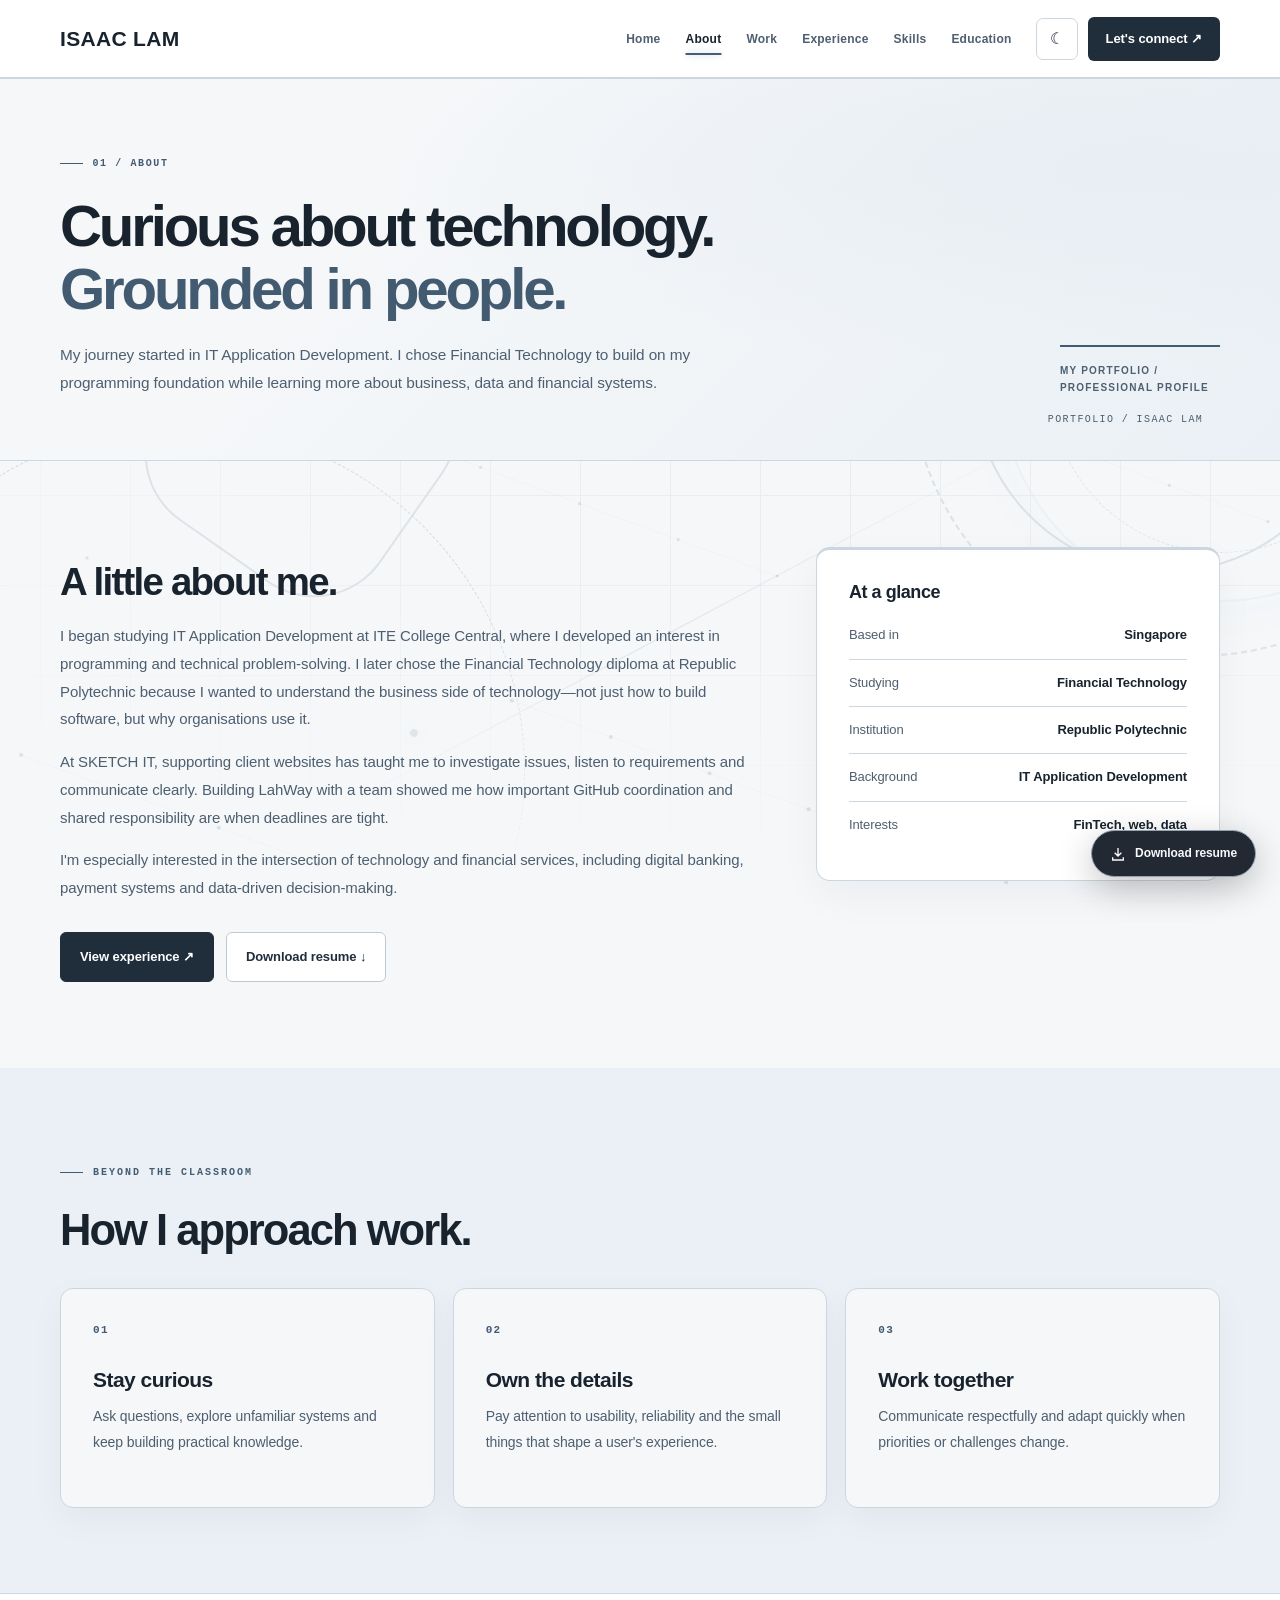
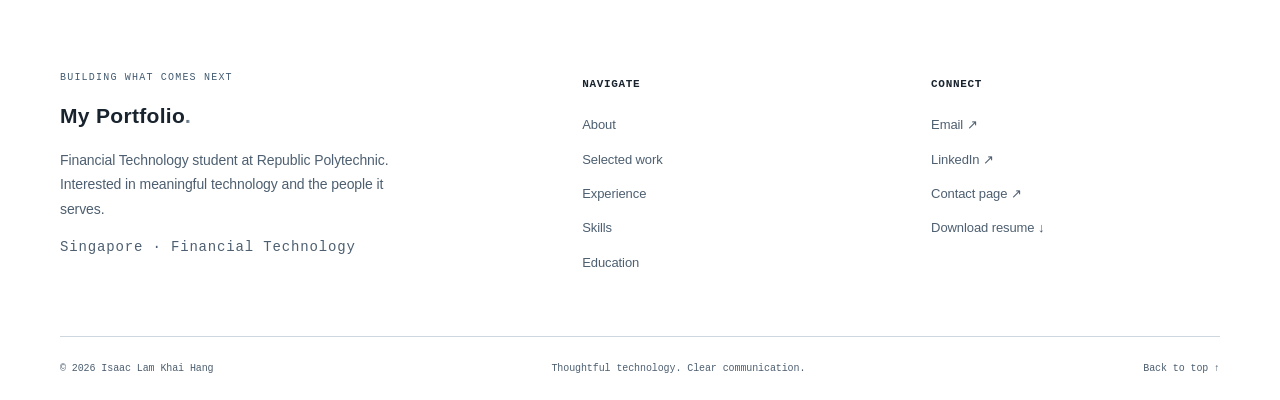
<file: about.html>
<!DOCTYPE html>

<html lang="en">
<head>
<meta charset="utf-8"/>
<meta content="width=device-width, initial-scale=1" name="viewport"/>
<meta content="light dark" name="color-scheme"/>
<meta content="website" property="og:type"/>
<meta content="My Portfolio" property="og:site_name"/>
<meta content="Isaac Lam | My Portfolio" property="og:title"/>
<meta content="Learn about Isaac Lam, a Financial Technology student with a background in IT application development and client website support." property="og:description"/>
<meta content="summary" name="twitter:card"/>
<meta content="#F6F7F8" name="theme-color"/>
<meta content="Learn about Isaac Lam, a Financial Technology student with a background in IT application development and client website support." name="description"/>
<title>About | Isaac Lam</title>
<script>
    (() => {
      let saved=null;
      try { saved=localStorage.getItem('isaac-theme'); } catch(e) {}
      document.documentElement.dataset.theme=saved==='light'||saved==='dark'
        ?saved:(matchMedia('(prefers-color-scheme: dark)').matches?'dark':'light');
    })();
  </script>
<style>

:root {
  color-scheme: light;
  --bg:#e8edef; --surface:#f2f5f5; --surface-2:#dde6e9; --ink:#23333d;
  --muted:#526570; --line:#cbd6db; --accent:#316f7a; --accent-soft:#d0e3e6;
  --nav:rgba(232,237,239,.94); --deep:#22353f; --deep-ink:#e9f2f3;
  --shadow:0 18px 45px rgba(26,47,59,.065);
}
html[data-theme="dark"] {
  color-scheme:dark;
  --bg:#1c2932; --surface:#283944; --surface-2:#324550; --ink:#e8eff0;
  --muted:#b2c4cb; --line:#405560; --accent:#a0d1d6; --accent-soft:#354e59;
  --nav:rgba(28,41,50,.95); --deep:#17232c; --deep-ink:#e9f2f3;
  --shadow:0 18px 50px rgba(0,0,0,.13);
}
*{box-sizing:border-box}
html{scroll-behavior:smooth}
body{margin:0;background:var(--bg);color:var(--ink);font:16px/1.72 "Segoe UI",Arial,sans-serif;-webkit-font-smoothing:antialiased}
a{color:inherit;text-decoration:none}
button,input,textarea{font:inherit}
button{cursor:pointer}
img{max-width:100%}
:focus-visible{outline:3px solid var(--accent);outline-offset:4px}
::selection{background:var(--accent-soft)}
.container{width:min(1160px,calc(100% - 56px));margin:auto}
.skip{position:absolute;top:-100px;left:16px;padding:12px;background:var(--surface);z-index:99}
.skip:focus{top:12px}
header{position:sticky;top:0;z-index:30;background:var(--nav);border-bottom:1px solid var(--line);backdrop-filter:blur(18px)}
.nav-shell{min-height:78px;display:flex;align-items:center;justify-content:space-between;gap:24px}
.wordmark{font-weight:800;letter-spacing:-.065em;font-size:21px;white-space:nowrap}
.wordmark i{color:var(--accent);font-style:normal}
.desktop-nav{display:flex;align-items:center;gap:28px;margin-left:auto}
.desktop-nav a{font-size:13px;font-weight:650;color:var(--muted);transition:color .2s}
.desktop-nav a:hover,.desktop-nav a[aria-current=page]{color:var(--ink)}
.desktop-nav a[aria-current=page]{text-decoration:underline;text-decoration-color:var(--accent);text-underline-offset:10px;text-decoration-thickness:2px}
.nav-right{display:flex;align-items:center;gap:10px}
.icon-btn{width:42px;height:42px;border:1px solid var(--line);border-radius:11px;background:var(--surface);color:var(--ink);display:grid;place-items:center}
.nav-cta{padding:10px 18px;border-radius:11px;background:var(--ink);color:var(--bg);font-size:13px;font-weight:700;white-space:nowrap}
.menu-btn{display:none}
.mobile-nav{display:none}
.progress{height:2px;position:absolute;bottom:-1px;left:0;right:0;background:var(--accent);transform:scaleX(0);transform-origin:left;pointer-events:none}
main{min-height:55vh}
.hero{position:relative;overflow:hidden;border-bottom:1px solid var(--line)}
.hero:before,.page-top:before{content:"";position:absolute;inset:0;pointer-events:none;background:radial-gradient(ellipse at 87% 23%,var(--accent-soft),transparent 48%);opacity:.55}
.hero-layout{min-height:615px;display:grid;grid-template-columns:1.1fr .9fr;gap:44px;align-items:center;position:relative}
.hero-copy{padding:80px 0}
.eyebrow{display:inline-flex;align-items:center;gap:10px;font-size:11px;font-weight:800;letter-spacing:.17em;text-transform:uppercase;color:var(--accent)}
.eyebrow:before{content:"";width:23px;height:1px;background:currentColor}
h1,h2,h3,p{margin-top:0}
h1,h2,h3{line-height:1.13;letter-spacing:-.058em}
h1{font-size:clamp(45px,5.9vw,78px);font-weight:740;margin:20px 0 24px;text-wrap:balance}
h1 .accent{color:var(--accent)}
h2{font-size:clamp(32px,3.9vw,49px);font-weight:730;margin:13px 0 18px;text-wrap:balance}
h3{font-size:22px;font-weight:720;margin:0 0 10px}
p{color:var(--muted)}
.lead{font-size:17px;line-height:1.9;max-width:610px}
.actions{display:flex;gap:12px;flex-wrap:wrap;margin-top:30px}
.btn{display:inline-flex;align-items:center;justify-content:center;gap:14px;padding:13px 19px;min-height:49px;border:1px solid var(--line);border-radius:10px;font-size:13px;font-weight:750;transition:transform .2s,background .2s,border-color .2s}
.btn:hover{transform:translateY(-2px)}
.btn.primary{background:var(--ink);border-color:var(--ink);color:var(--bg)}
.btn.secondary{background:var(--surface);color:var(--ink)}
.portrait-stage{height:530px;align-self:end;position:relative;display:flex;align-items:end;justify-content:center}
.portrait-stage:before{content:"";position:absolute;width:min(100%,435px);aspect-ratio:1;border-radius:50%;bottom:40px;background:var(--surface-2);border:1px solid var(--line);box-shadow:0 0 0 22px var(--accent-soft)}
.portrait-stage img{height:96%;width:100%;object-fit:contain;object-position:bottom;position:relative;filter:drop-shadow(0 12px 20px rgba(0,0,0,.09))}
.portrait-note{position:absolute;right:0;top:75px;color:var(--muted);font-size:11px;letter-spacing:.1em;writing-mode:vertical-rl}
.trust-strip{border-bottom:1px solid var(--line);background:var(--surface)}
.trust-items{display:flex;justify-content:space-between;gap:20px;flex-wrap:wrap;padding:19px 0;font-size:11px;font-weight:750;letter-spacing:.07em;text-transform:uppercase;color:var(--muted)}
.section{padding:92px 0}
.section.alt{background:var(--surface)}
.section-heading{display:flex;justify-content:space-between;align-items:end;gap:35px;margin-bottom:38px}
.section-heading p{max-width:420px;margin:0}
.grid{display:grid;gap:22px}
.grid.two{grid-template-columns:repeat(2,minmax(0,1fr))}
.grid.three{grid-template-columns:repeat(3,minmax(0,1fr))}
.card{padding:30px;background:var(--surface);border:1px solid var(--line);border-radius:16px;box-shadow:var(--shadow);transition:transform .22s,border-color .22s}
.alt .card{background:var(--bg)}
.card:hover{transform:translateY(-3px);border-color:var(--accent)}
.card .number{font-size:12px;font-weight:800;letter-spacing:.12em;color:var(--accent);margin-bottom:32px}
.card p{font-size:14px;margin:0}
.card h3{font-size:21px}
.tags{display:flex;gap:8px;flex-wrap:wrap;margin-top:20px}
.tag{display:inline-flex;padding:5px 10px;border:1px solid var(--line);border-radius:100px;font-size:11px;font-weight:650;color:var(--muted)}
.project{overflow:hidden;background:var(--surface);border:1px solid var(--line);border-radius:16px;transition:transform .22s,border-color .22s;display:block}
.project:hover{transform:translateY(-4px);border-color:var(--accent)}
.project-art{min-height:225px;display:flex;align-items:center;justify-content:center;padding:28px;position:relative;overflow:hidden;background:var(--surface-2)}
.project-art:before{content:"";width:270px;height:270px;border:1px solid var(--accent);opacity:.28;border-radius:50%;position:absolute;transform:translate(110px,75px)}
.project-art:after{content:"";width:175px;height:175px;border:1px solid var(--accent);opacity:.22;border-radius:50%;position:absolute;transform:translate(-130px,-75px)}
.project-art strong{font-size:clamp(28px,3vw,42px);font-weight:760;letter-spacing:-.07em;line-height:1.1;text-align:center;position:relative;z-index:1;max-width:320px}
.project-art.b{background:color-mix(in srgb,var(--surface-2) 75%,var(--accent-soft))}
.project-art.c{background:color-mix(in srgb,var(--surface-2) 55%,var(--bg))}
.project-info{padding:27px}
.project-info .meta{font-size:11px;letter-spacing:.11em;font-weight:800;color:var(--accent);text-transform:uppercase}
.project-info h3{margin:9px 0}
.project-info p{font-size:14px;min-height:60px}
.project-link{display:flex;justify-content:space-between;border-top:1px solid var(--line);padding-top:15px;margin-top:20px;color:var(--accent);font-size:12px;font-weight:800}
.page-top{position:relative;overflow:hidden;border-bottom:1px solid var(--line);padding:95px 0 77px}
.page-top .container{position:relative}
.page-top h1{max-width:900px;font-size:clamp(42px,5.2vw,69px)}
.page-top p{max-width:700px;font-size:17px;line-height:1.9}
.two-col{display:grid;grid-template-columns:minmax(0,1.4fr) minmax(260px,.8fr);gap:70px;align-items:start}
.prose{max-width:760px}
.prose p{font-size:16px;line-height:2}
.detail-box{border:1px solid var(--line);background:var(--surface);border-radius:15px;padding:28px}
.detail-box h3{font-size:18px}
.fact{padding:12px 0;border-bottom:1px solid var(--line);display:flex;justify-content:space-between;gap:12px;font-size:13px}
.fact:last-child{border:0}
.fact span:first-child{color:var(--muted)}
.fact span:last-child{text-align:right;font-weight:700}
.timeline{border-left:1px solid var(--line);padding-left:32px;margin-left:7px}
.entry{position:relative;padding-bottom:40px}
.entry:last-child{padding-bottom:0}
.entry:before{content:"";position:absolute;left:-39px;top:6px;width:13px;height:13px;background:var(--accent);border:3px solid var(--bg);border-radius:50%}
.entry .date{color:var(--accent);font-size:11px;font-weight:800;letter-spacing:.1em;text-transform:uppercase}
.entry h3{margin:9px 0 5px}
.entry .role{font-weight:650;color:var(--ink);font-size:14px}
.entry p,.entry li{font-size:14px}
.entry ul{color:var(--muted);padding-left:20px}
.skill-pills{display:flex;gap:10px;flex-wrap:wrap}
.skill-pills span{background:var(--accent-soft);border:1px solid var(--line);padding:10px 13px;border-radius:9px;font-size:13px;font-weight:650}
.highlight-band{background:var(--deep);color:var(--deep-ink);padding:75px 0}
.highlight-band p{color:#c2d2d7}
.highlight-band .eyebrow{color:#9fcdd2}
.highlight-band h2{color:var(--deep-ink)}
.highlight-band .btn.primary{background:#b7dfe2;color:#1b2c35;border-color:#b7dfe2}
.cta-strip{display:flex;align-items:center;justify-content:space-between;gap:28px}
.cta-strip p{margin:0}
footer{background:var(--surface);border-top:1px solid var(--line)}
.footer-main{padding:65px 0 54px;display:grid;grid-template-columns:1.6fr 1fr 1fr;gap:60px}
.footer-main .wordmark{display:inline-block;margin-bottom:14px}
.footer-main p{font-size:14px;max-width:330px}
.footer-main h4{font-size:11px;text-transform:uppercase;letter-spacing:.13em;margin:3px 0 20px}
.footer-links{display:flex;flex-direction:column;align-items:start;gap:12px}
.footer-links a{font-size:13px;color:var(--muted)}
.footer-links a:hover{color:var(--accent)}
.footer-bottom{display:flex;justify-content:space-between;gap:20px;flex-wrap:wrap;border-top:1px solid var(--line);padding:23px 0;font-size:12px;color:var(--muted)}
.form{display:grid;gap:18px}
.form label{display:block;font-size:13px;font-weight:700;margin-bottom:7px}
.form input,.form textarea{width:100%;padding:13px 15px;border:1px solid var(--line);border-radius:10px;background:var(--surface);color:var(--ink)}
.form textarea{min-height:150px;resize:vertical}
.contact-link{display:block;padding:17px 0;border-bottom:1px solid var(--line);overflow-wrap:anywhere}
.contact-link small{display:block;color:var(--muted);font-size:11px;letter-spacing:.1em;text-transform:uppercase}
.contact-link strong{font-size:16px}
.note{font-size:12px;color:var(--muted)}
.reveal{opacity:0;transform:translateY(14px);transition:opacity .55s ease,transform .55s ease}
.reveal.visible{opacity:1;transform:none}
@media(max-width:920px){
  .desktop-nav{gap:14px}
  .desktop-nav a{font-size:12px}
  .hero-layout{gap:10px}
  .two-col{gap:35px}
}
@media(max-width:760px){
  .container{width:min(100% - 36px,1160px)}
  .nav-shell{min-height:69px}
  .desktop-nav{display:none}
  .nav-cta{display:none}
  .menu-btn{display:grid}
  .mobile-nav.open{display:flex;flex-direction:column;padding:12px 18px 20px;border-top:1px solid var(--line)}
  .mobile-nav a{padding:12px 10px;font-size:14px;color:var(--ink);font-weight:650}
  .mobile-nav a[aria-current=page]{color:var(--accent)}
  .hero-layout{display:flex;flex-direction:column;align-items:stretch;min-height:0}
  .hero-copy{padding:67px 0 25px}
  .portrait-stage{height:330px;width:100%}
  .portrait-stage:before{width:285px;bottom:24px;box-shadow:0 0 0 13px var(--accent-soft)}
  .portrait-stage img{max-height:340px}
  .portrait-note{display:none}
  .section{padding:67px 0}
  .section-heading{display:block}
  .section-heading p{margin-top:10px}
  .grid.two,.grid.three,.two-col{grid-template-columns:1fr}
  .page-top{padding:69px 0 53px}
  .footer-main{grid-template-columns:1fr 1fr;gap:34px}
  .footer-main>div:first-child{grid-column:1/-1}
  .cta-strip{display:block}
  .cta-strip .btn{margin-top:22px}
}
@media(prefers-reduced-motion:reduce){
  *,*:before,*:after{scroll-behavior:auto!important;animation:none!important;transition:none!important}
  .reveal{opacity:1;transform:none}
  .progress{display:none}
}


/* EDITORIAL + DIGITAL STUDIO — FINAL DESIGN SYSTEM */
:root{--display:'Segoe UI Variable Display','Aptos Display','Segoe UI',Arial,sans-serif;--mono:'Cascadia Code','SFMono-Regular',Consolas,monospace;--radius:12px;--accent-ink:#1f5f6a}
html[data-theme=dark]{--accent-ink:#a0d1d6}
body{font-family:'Aptos','Segoe UI',Arial,sans-serif;letter-spacing:-.009em}
h1,h2,h3,.wordmark{font-family:var(--display)}
h1{font-weight:760;line-height:1.035;letter-spacing:-.07em}
h2{font-weight:750;letter-spacing:-.064em}
.eyebrow,.number,.date,.meta,.trust-items,.footer-main h4,.note{font-family:var(--mono);letter-spacing:.06em}
header{box-shadow:0 5px 30px rgba(15,35,45,.035)}
.nav-shell{min-height:83px}
.wordmark{font-size:22px}
.desktop-nav{gap:25px}
.desktop-nav a{font-size:13px}
.nav-cta{border-radius:7px;padding:11px 18px}
.icon-btn{border-radius:7px}
.hero{background-image:linear-gradient(to right,transparent calc(50% - .5px),var(--line) 50%,transparent calc(50% + .5px));background-size:100% 100%}
.hero:after{content:'EST. 2025  /  SINGAPORE';position:absolute;left:28px;bottom:26px;font:10px var(--mono);letter-spacing:.15em;color:var(--muted);writing-mode:vertical-rl;transform:rotate(180deg);opacity:.65}
.hero-layout{min-height:650px;grid-template-columns:1.12fr .88fr}
.hero-copy{padding:90px 0 94px}
.hero-copy h1{font-size:clamp(49px,6.1vw,83px);margin-top:28px;margin-bottom:26px}
.hero-copy .lead{max-width:590px;font-size:17px}
.hero-intro{display:flex;gap:16px;align-items:center;margin-top:40px;color:var(--muted);font:11px var(--mono);letter-spacing:.07em}
.hero-intro:before{content:'';width:43px;height:1px;background:var(--accent)}
.portrait-stage{height:560px}
.portrait-stage:before{border-radius:43% 43% 4% 4%;width:min(95%,430px);height:400px;aspect-ratio:auto;bottom:0;box-shadow:0 0 0 1px var(--line),0 0 0 19px color-mix(in srgb,var(--accent-soft) 45%,transparent);background:linear-gradient(145deg,var(--accent-soft),var(--surface-2))}
.portrait-stage img{height:98%;object-position:bottom}
.portrait-note{right:4px;top:30px}
.trust-items{font-size:10px;gap:22px}
.section{padding:105px 0}
.section-heading{margin-bottom:45px}
.section-heading h2{margin-bottom:0}
.section-heading .eyebrow{margin-bottom:12px}
.card{border-radius:11px;box-shadow:none;position:relative;overflow:hidden;padding:34px}
.card:before{content:'';position:absolute;top:0;left:0;width:0;height:2px;background:var(--accent);transition:width .3s ease}
.card:hover:before{width:100%}
.card .number{font-size:11px;margin-bottom:38px}
.project{border-radius:11px}
.project-art{min-height:244px;background:linear-gradient(150deg,var(--surface-2),var(--accent-soft));border-bottom:1px solid var(--line)}
.project-art strong{font-size:clamp(28px,2.7vw,40px)}
.project-art:before{width:300px;height:300px;transform:translate(95px,75px)}
.project-info{padding:30px}
.project-info h3{font-size:21px}
.project-info .meta{font-size:10px}
.page-top{padding:110px 0 87px}
.page-top:after{content:'PORTFOLIO  /  ISAAC LAM';position:absolute;right:6%;bottom:35px;font:10px var(--mono);letter-spacing:.14em;color:var(--muted)}
.page-top h1{font-size:clamp(45px,5.6vw,76px)}
.detail-box{border-radius:10px;box-shadow:0 12px 36px rgba(10,32,42,.035)}
.highlight-band{position:relative;overflow:hidden}
.highlight-band:after{content:'';position:absolute;width:480px;height:480px;right:-100px;top:-170px;border:1px solid rgba(170,220,225,.18);border-radius:50%;box-shadow:0 0 0 70px rgba(170,220,225,.025),0 0 0 140px rgba(170,220,225,.025);pointer-events:none}
.highlight-band .container{position:relative;z-index:1}
.footer-main{padding:78px 0 62px}
.footer-main .wordmark{font-size:26px}
.footer-bottom{font-family:var(--mono);font-size:10px}
.section-index{display:flex;align-items:center;gap:13px;color:var(--accent);font:10px var(--mono);letter-spacing:.12em;margin-bottom:14px}
.section-index:after{content:'';height:1px;background:var(--line);width:46px}
.editorial-feature{display:grid;grid-template-columns:1fr 1fr;border:1px solid var(--line);background:var(--surface);border-radius:12px;overflow:hidden}
.editorial-feature .feature-copy{padding:clamp(30px,5vw,68px);display:flex;flex-direction:column;justify-content:center}
.editorial-feature .feature-copy p{font-size:15px;line-height:1.95}
.editorial-feature .feature-copy h2{font-size:clamp(31px,3.5vw,49px)}
.feature-visual{position:relative;min-height:420px;background:var(--deep);overflow:hidden;display:flex;flex-direction:column;justify-content:center;padding:clamp(28px,5vw,55px)}
.feature-visual:before{content:'';position:absolute;inset:0;background:linear-gradient(rgba(165,218,224,.065) 1px,transparent 1px),linear-gradient(90deg,rgba(165,218,224,.065) 1px,transparent 1px);background-size:37px 37px;mask-image:linear-gradient(130deg,transparent,#000 60%)}
.feature-visual:after{content:'';position:absolute;right:-110px;bottom:-130px;width:350px;height:350px;border:1px solid rgba(170,220,225,.3);border-radius:50%;box-shadow:0 0 0 65px rgba(170,220,225,.04),0 0 0 130px rgba(170,220,225,.025)}
.feature-visual .visual-top{position:relative;color:#a4d1d6;font:11px var(--mono);letter-spacing:.1em}
.feature-visual .visual-title{position:relative;z-index:1;color:#e9f2f3;font-size:clamp(29px,3.2vw,47px);font-weight:750;letter-spacing:-.06em;line-height:1.18;margin:28px 0}
.feature-visual .visual-bottom{position:relative;z-index:1;color:#b3cdd3;font:11px var(--mono);line-height:1.9}
.editorial-stats{display:grid;grid-template-columns:repeat(3,1fr);border:1px solid var(--line);border-radius:10px;overflow:hidden;margin-top:40px}
.editorial-stats>div{padding:23px 28px;background:var(--surface);border-right:1px solid var(--line)}
.editorial-stats>div:last-child{border-right:0}
.editorial-stats strong{display:block;font-size:23px;line-height:1.2;letter-spacing:-.045em}
.editorial-stats span{display:block;margin-top:8px;color:var(--muted);font:10px var(--mono);text-transform:uppercase;letter-spacing:.04em}
.footer-kicker{color:var(--accent);font:10px var(--mono);letter-spacing:.12em;margin-bottom:15px}
@media(max-width:760px){.hero{background-image:none}.hero:after{display:none}.hero-copy{padding:72px 0 30px}.hero-copy h1{font-size:clamp(44px,10vw,66px)}.hero-intro{margin-top:28px}.portrait-stage{height:340px}.portrait-stage:before{height:270px;width:min(80%,290px)}.section{padding:72px 0}.page-top{padding:75px 0 67px}.page-top:after{display:none}.editorial-feature{grid-template-columns:1fr}.feature-visual{min-height:330px}.editorial-stats{grid-template-columns:1fr}.editorial-stats>div{border-right:0;border-bottom:1px solid var(--line)}.editorial-stats>div:last-child{border-bottom:0}.nav-shell{min-height:70px}}

  
/* Ambient FinTech motion: decorative only, intentionally 10–20% opacity. */
body{isolation:isolate}
.ambient-scene{position:fixed;inset:0;overflow:hidden;z-index:-1;pointer-events:none;opacity:.16}
.ambient-grid{position:absolute;inset:-25%;background-image:linear-gradient(to right,var(--accent) 1px,transparent 1px),linear-gradient(to bottom,var(--accent) 1px,transparent 1px);background-size:95px 95px;mask-image:radial-gradient(ellipse at 60% 40%,black,transparent 70%);animation:grid-drift 45s linear infinite}
.ambient-orbit{position:absolute;border:1px solid var(--accent);border-radius:50%;width:clamp(290px,45vw,680px);aspect-ratio:1;right:-16%;top:9%;animation:orbit-breathe 18s ease-in-out infinite alternate}
.ambient-orbit.two{width:clamp(180px,30vw,430px);right:-6%;top:21%;animation-duration:24s;animation-direction:alternate-reverse}
.ambient-ring{position:absolute;left:-13%;bottom:-24%;width:clamp(320px,54vw,750px);aspect-ratio:1;border:1px dashed var(--accent);border-radius:50%;animation:slow-spin 100s linear infinite}
.ambient-line{position:absolute;height:1px;width:70vw;background:linear-gradient(90deg,transparent,var(--accent),transparent);transform:rotate(-28deg);left:15%;top:72%;animation:line-sway 17s ease-in-out infinite alternate}
.ambient-line.two{top:23%;left:-28%;width:58vw;animation-delay:-7s}
.ambient-node{position:absolute;width:8px;height:8px;border:1px solid var(--accent);border-radius:50%;box-shadow:0 0 0 12px color-mix(in srgb,var(--accent) 15%,transparent);animation:node-float 13s ease-in-out infinite alternate}
.ambient-node.a{left:11%;top:20%}.ambient-node.b{left:74%;top:62%;animation-delay:-5s}.ambient-node.c{left:32%;top:81%;animation-delay:-9s}
@keyframes grid-drift{to{transform:translate3d(95px,95px,0)}}
@keyframes orbit-breathe{to{transform:translate(-35px,40px) scale(1.1)}}
@keyframes slow-spin{to{transform:rotate(360deg)}}
@keyframes line-sway{to{transform:rotate(-22deg) translateY(-45px)}}
@keyframes node-float{to{transform:translate(22px,-35px)}}
@keyframes intro-up{from{opacity:0;transform:translateY(25px)}to{opacity:1;transform:translateY(0)}}
@keyframes portrait-enter{from{opacity:0;transform:translate(18px,25px) scale(.97)}to{opacity:1;transform:translate(0,0) scale(1)}}
@keyframes sheen{to{transform:translateX(360%) skewX(-22deg)}}
@keyframes accent-pulse{50%{box-shadow:0 0 0 9px color-mix(in srgb,var(--accent) 8%,transparent)}}
.hero-copy>.eyebrow{animation:intro-up .75s both}
.hero-copy h1{animation:intro-up .85s .12s both}
.hero-copy .lead{animation:intro-up .85s .24s both}
.hero-copy .actions{animation:intro-up .8s .36s both}
.hero-intro{animation:intro-up .8s .47s both}
.portrait-stage{animation:portrait-enter 1.05s .16s both}
.page-top .container>.eyebrow{animation:intro-up .7s both}
.page-top h1{animation:intro-up .85s .12s both}
.page-top p{animation:intro-up .85s .23s both}
.btn,.nav-cta{position:relative;overflow:hidden;transition:transform .25s ease,box-shadow .25s ease,border-color .25s ease}
.btn:after,.nav-cta:after{content:"";position:absolute;inset:0;width:32%;background:linear-gradient(90deg,transparent,rgba(255,255,255,.19),transparent);transform:translateX(-230%) skewX(-22deg);pointer-events:none}
.btn:hover:after,.nav-cta:hover:after{animation:sheen .8s ease-out both}
.btn:hover,.nav-cta:hover{transform:translateY(-3px);box-shadow:0 10px 22px rgba(30,60,70,.12)}
.card,.project,.timeline-item,.editorial-feature{transition:transform .35s cubic-bezier(.2,.8,.2,1),box-shadow .35s ease,border-color .35s ease}
.card:hover,.project:hover{transform:translateY(-7px);box-shadow:0 18px 40px rgba(25,53,67,.12)}
.project-art strong{transition:transform .45s cubic-bezier(.2,.8,.2,1)}
.project:hover .project-art strong{transform:translateY(-5px) scale(1.035)}
.project-art:before{animation:orbit-breathe 12s ease-in-out infinite alternate}
.project-art:after{animation:orbit-breathe 16s ease-in-out infinite alternate-reverse}
.icon-btn{transition:transform .25s ease,background .25s ease,border-color .25s ease}
.icon-btn:hover{transform:rotate(-8deg);border-color:var(--accent)}
.wordmark{letter-spacing:-.045em}
.wordmark .mark-accent{color:var(--accent)}
.reveal{transform:translateY(27px);transition:opacity .75s ease,transform .75s cubic-bezier(.2,.8,.2,1)}
.reveal.visible{transform:translateY(0)}
@media(max-width:760px){.ambient-grid{background-size:70px 70px}.ambient-orbit{right:-65%}.ambient-scene{opacity:.12}}
@media(prefers-reduced-motion:reduce){
 .ambient-scene *,.hero-copy>*,.portrait-stage,.page-top .container>*,.project-art:before,.project-art:after{animation:none!important}
 .reveal{opacity:1!important;transform:none!important}
}

  
/* PROFESSIONAL REDESIGN — warm editorial finance */
:root{
  --bg:#f5f4f0;--surface:#ffffff;--surface-2:#eaece9;--ink:#172b37;
  --muted:#53636b;--line:#d6dddb;--accent:#236c72;--accent-soft:#dceae7;
  --nav:rgba(245,244,240,.94);--deep:#142b36;--deep-ink:#f5f4f0;
  --shadow:0 18px 48px rgba(20,43,54,.065);
}
html[data-theme="dark"]{
  --bg:#111f29;--surface:#1b2c37;--surface-2:#263943;--ink:#f3f1e9;
  --muted:#b2c0c4;--line:#354851;--accent:#87c9c0;--accent-soft:#274c51;
  --nav:rgba(17,31,41,.94);--deep:#0b1821;--deep-ink:#f5f4f0;
  --shadow:0 18px 48px rgba(0,0,0,.18);
}
body{letter-spacing:-.006em}
.container{width:min(1200px,calc(100% - 72px))}
header{box-shadow:0 3px 18px rgba(15,39,49,.025)}
.nav-shell{min-height:82px}
.wordmark{font-size:22px!important;font-weight:760!important;letter-spacing:-.055em!important}
.desktop-nav a{font-size:12px;letter-spacing:.02em}
.nav-cta{border-radius:6px!important;background:var(--accent)!important;color:#fff!important}
.btn{border-radius:6px!important;transition:transform .3s ease,box-shadow .3s ease,background .3s ease!important}
.btn:hover{transform:translateY(-3px);box-shadow:0 10px 24px rgba(24,64,72,.13)}
.btn.primary{background:var(--accent)!important;color:#fff!important}
.eyebrow{letter-spacing:.2em;font-size:10px}
.hero{background:linear-gradient(115deg,var(--bg) 0%,var(--bg) 58%,var(--accent-soft) 140%);isolation:isolate}
.hero-layout{min-height:680px;grid-template-columns:minmax(0,1.08fr) minmax(0,.92fr);gap:64px}
.hero-copy h1{font-size:clamp(54px,6vw,91px);line-height:1.04;letter-spacing:-.065em;max-width:780px}
.hero-copy .lead{font-size:17px;line-height:1.85;max-width:575px}
.hero-intro{letter-spacing:.14em;font-size:10px}
.portrait-stage{border-radius:16px!important;overflow:hidden;box-shadow:0 28px 65px rgba(13,44,54,.12);transition:transform .7s cubic-bezier(.2,.8,.2,1)}
.portrait-stage:hover{transform:translateY(-7px)}
.portrait-stage:before{opacity:.65}
.section{padding-top:112px;padding-bottom:112px}
.section-heading{margin-bottom:42px}
.section-heading h2,.feature-copy h2{letter-spacing:-.055em;line-height:1.1}
.card{border-radius:12px!important;background:var(--surface);border:1px solid var(--line);padding:34px!important}
.card h3{letter-spacing:-.035em}
.card:hover{transform:translateY(-6px);box-shadow:0 22px 50px rgba(22,52,62,.09);border-color:var(--accent)}
.editorial-feature{border-radius:16px!important;overflow:hidden}
.feature-visual{background:linear-gradient(145deg,#173843,#236b72)!important}
.feature-visual:after{content:"";position:absolute;inset:0;background:repeating-linear-gradient(0deg,transparent 0 45px,rgba(255,255,255,.045) 46px 47px);pointer-events:none}
.project{border-radius:12px!important;overflow:hidden;background:var(--surface);border:1px solid var(--line)}
.project-art{background:linear-gradient(130deg,#193943,#367b80)!important}
.project-art.b{background:linear-gradient(130deg,#314d52,#668e88)!important}
.project-art.c{background:linear-gradient(130deg,#213c4e,#547a91)!important}
.project-info{padding:30px}
.project:hover{transform:translateY(-6px);border-color:var(--accent)}
.bento-work{display:grid;grid-template-columns:1.12fr .88fr;gap:22px}
.bento-work>.project:first-child{grid-row:span 2}
.bento-work>.project:first-child .project-art{min-height:420px}
.bento-work>.project:not(:first-child){display:grid;grid-template-columns:.8fr 1.2fr}
.bento-work>.project:not(:first-child) .project-art{min-height:235px}
.bento-work>.project:not(:first-child) .project-info{padding:22px}
.bento-work>.project:not(:first-child) .project-art strong{font-size:clamp(18px,2vw,29px)}
.bento-work>.project{height:100%}
.bento-work .project-info{display:flex;flex-direction:column}
.bento-work .project-link{margin-top:auto}
.page-top{background:linear-gradient(120deg,var(--bg),var(--accent-soft) 180%)}
.page-top h1{letter-spacing:-.06em}
.highlight-band{background:var(--deep)!important}
footer{border-top:1px solid var(--line)}
.ambient-scene{opacity:.13!important;z-index:0!important}
body>header,body>main,body>footer{position:relative;z-index:1}
body>header{z-index:30}
.ambient-orbit{border-style:dashed}
.ambient-orbit.two{border-style:solid}
.ambient-grid{background-size:110px 110px;animation-duration:65s}
.ambient-node{width:6px;height:6px}
.ambient-accent{position:absolute;left:13%;top:34%;width:270px;height:270px;border:1px solid var(--accent);border-radius:30%;transform:rotate(35deg);animation:ambient-turn 32s ease-in-out infinite alternate}
.ambient-accent.two{left:64%;top:68%;width:180px;height:180px;border-radius:50%;animation-delay:-12s}
@keyframes ambient-turn{to{transform:translate(50px,-55px) rotate(75deg)}}
@keyframes float-portrait{0%,100%{transform:translateY(0)}50%{transform:translateY(-8px)}}
.hero-copy h1{animation:intro-up .9s .12s both}
.hero-copy .lead{animation:intro-up .9s .25s both}
.hero-copy .actions{animation:intro-up .9s .36s both}
.project-art:before,.project-art:after{opacity:.4}
@media(max-width:1050px){.bento-work{grid-template-columns:1fr 1fr}.bento-work>.project:first-child{grid-column:span 2;grid-row:auto}.bento-work>.project:first-child .project-art{min-height:270px}.bento-work>.project:not(:first-child){display:block}.bento-work>.project:not(:first-child) .project-art{min-height:190px}}
@media(max-width:980px){.desktop-nav{display:none!important}.menu-btn{display:grid!important}.mobile-nav.open{display:flex!important}}
@media(max-width:760px){
 .container{width:calc(100% - 38px)}
 .hero-layout{grid-template-columns:1fr;gap:12px;min-height:0}
 .hero-copy{padding:64px 0 22px}
 .hero-copy h1{font-size:clamp(44px,10vw,67px)}
 .hero-copy .lead{font-size:15px}
 .portrait-stage{height:340px}
 .section{padding-top:76px;padding-bottom:76px}
 .bento-work{grid-template-columns:1fr}
 .bento-work>.project:first-child{grid-column:auto}
 .bento-work>.project:first-child .project-art{min-height:230px}
 .bento-work>.project:not(:first-child) .project-art{min-height:190px}
 .ambient-accent{display:none}
 .ambient-scene{opacity:.1!important}
 .card:hover,.project:hover,.portrait-stage:hover{transform:none}
}
@media(max-width:420px){.container{width:calc(100% - 32px)}.hero-copy h1{font-size:41px}.portrait-stage{height:290px}}
@media(prefers-reduced-motion:reduce){.ambient-accent,.hero-copy h1,.hero-copy .lead,.hero-copy .actions{animation:none!important}}


/* FinTech Professional Edition: editorial components and accessible interactions */
:root{--motion-ease:cubic-bezier(.22,1,.36,1)}
:focus-visible{outline:3px solid var(--accent);outline-offset:4px}
.skip-link{position:fixed;z-index:1000;top:12px;left:12px;transform:translateY(-150%);padding:12px 18px;background:var(--ink);color:var(--bg);border-radius:6px}
.skip-link:focus{transform:translateY(0)}
html{scroll-padding-top:100px}
body{overflow-x:clip}
img{max-width:100%;height:auto}
button,a{-webkit-tap-highlight-color:transparent}
.ambient-scene{opacity:.12!important}
.ambient-scene .ambient-grid{animation-duration:90s}
.ambient-scene .ambient-orbit{animation-duration:27s}
.ambient-scene .ambient-line{animation-duration:25s}
.hero-copy .hero-overline{display:flex;align-items:center;gap:11px;font-size:11px;font-weight:750;letter-spacing:.16em;color:var(--accent);margin-bottom:22px;text-transform:uppercase}
.hero-overline:before{content:"";width:25px;height:2px;background:var(--accent)}
.hero-copy h1{font-size:clamp(48px,5.7vw,82px)}
.hero-copy .hero-description{max-width:590px}
.hero-pills{display:flex;gap:8px;flex-wrap:wrap;margin-top:25px}
.hero-pills span{font-size:11px;font-weight:650;color:var(--muted);background:var(--surface);border:1px solid var(--line);border-radius:5px;padding:7px 11px}
.hero-actions{display:flex;gap:12px;flex-wrap:wrap;margin-top:30px}
.hero-actions .btn{min-height:46px}
.hero-micro{margin-top:28px;color:var(--muted);font-size:12px;max-width:560px}
.hero-micro strong{color:var(--ink)}
.recruiter-bar{display:grid;grid-template-columns:1.5fr 1fr 1fr;gap:18px;background:var(--surface);border:1px solid var(--line);border-radius:12px;padding:24px;margin-top:26px}
.recruiter-bar>div{border-right:1px solid var(--line);padding-right:12px}
.recruiter-bar>div:last-child{border-right:0}
.recruiter-bar strong{display:block;font-size:12px;color:var(--ink);margin-bottom:4px}
.recruiter-bar span{display:block;font-size:12px;color:var(--muted)}
.recruiter-bar a{text-decoration:underline;text-underline-offset:4px}
.proof-row{display:flex;flex-wrap:wrap;gap:9px;margin:17px 0 0}
.proof-row span{font-size:11px;padding:6px 9px;border:1px solid var(--line);border-radius:4px;color:var(--muted)}
.case-grid{display:grid;grid-template-columns:repeat(3,minmax(0,1fr));gap:22px}
.case-grid .project{display:flex;flex-direction:column}
.case-grid .project-info{flex:1;display:flex;flex-direction:column}
.case-grid .project-link{margin-top:auto}
.case-grid .project-art{min-height:225px}
.case-steps{display:grid;grid-template-columns:repeat(3,minmax(0,1fr));gap:16px;margin:42px 0}
.case-step{border:1px solid var(--line);background:var(--surface);padding:24px;border-radius:10px}
.case-step .number{font-size:10px;letter-spacing:.12em;color:var(--accent);font-weight:750}
.case-step h3{font-size:20px;line-height:1.25;margin:12px 0}
.case-step p{font-size:13px;line-height:1.75;color:var(--muted);margin:0}
.case-disclosure{border-left:3px solid var(--accent);padding:16px 20px;background:var(--surface-2);border-radius:0 8px 8px 0;font-size:13px;line-height:1.7}
.case-disclosure strong{display:block;margin-bottom:5px}
.timeline{position:relative;border-left:none!important;padding-left:33px}
.timeline:before{content:"";position:absolute;left:0;top:8px;bottom:8px;width:2px;background:var(--line)}
.timeline:after{content:"";position:absolute;left:0;top:8px;height:var(--timeline-progress,0%);max-height:calc(100% - 16px);width:2px;background:var(--accent);transition:height .15s linear}
.timeline .entry:before{left:-39px;z-index:1}
.timeline .entry.is-passed:before{box-shadow:0 0 0 6px var(--accent-soft)}
.timeline .entry{scroll-margin-top:110px}
.journey-nav{display:flex;gap:8px;flex-wrap:wrap;margin:0 0 34px}
.journey-nav a{border:1px solid var(--line);background:var(--surface);border-radius:5px;padding:8px 12px;font-size:12px;color:var(--muted);transition:color .2s,background .2s}
.journey-nav a:hover,.journey-nav a:focus-visible{background:var(--accent-soft);color:var(--ink)}
.skill-explorer{border:1px solid var(--line);border-radius:13px;overflow:hidden;background:var(--surface);margin-top:40px}
.skill-explorer-intro{padding:30px 32px;border-bottom:1px solid var(--line)}
.skill-explorer-intro h2{margin:6px 0 7px;font-size:clamp(27px,3vw,40px);line-height:1.12}
.skill-explorer-intro p{margin:0;color:var(--muted);font-size:14px}
.skill-explorer-body{display:grid;grid-template-columns:235px minmax(0,1fr)}
.skill-tabs{display:flex;flex-direction:column;gap:5px;padding:14px;border-right:1px solid var(--line)}
.skill-tab{border:1px solid transparent;background:transparent;color:var(--muted);border-radius:6px;text-align:left;padding:14px;font-size:13px;font-weight:700;cursor:pointer}
.skill-tab:hover{background:var(--surface-2);color:var(--ink)}
.skill-tab[aria-selected=true]{background:var(--accent-soft);border-color:var(--accent);color:var(--ink)}
.skill-panel{padding:32px;min-height:255px}
.skill-panel[hidden]{display:none}
.skill-panel h3{font-size:clamp(24px,2.8vw,35px);line-height:1.2;margin:7px 0 15px}
.skill-panel p{max-width:600px;color:var(--muted);font-size:14px}
.skill-panel .btn{margin-top:12px}
.skill-evidence{display:flex;gap:8px;flex-wrap:wrap;margin-top:20px}
.skill-evidence span{font-size:11px;padding:6px 10px;border:1px solid var(--line);border-radius:5px}
.recruiter-cta{background:var(--surface);border:1px solid var(--line);border-radius:14px;padding:36px;display:flex;align-items:center;justify-content:space-between;gap:22px}
.recruiter-cta h2{margin:8px 0;font-size:clamp(27px,3vw,39px);line-height:1.2}
.recruiter-cta p{margin:0;max-width:580px;color:var(--muted);font-size:14px}
.recruiter-cta .actions{flex:none}
.recruiter-cta .btn{white-space:nowrap}
@media(max-width:1100px){.hero-layout{gap:30px}.desktop-nav{gap:14px}.nav-shell{gap:12px}}
@media(max-width:980px){.desktop-nav{display:none!important}.menu-btn{display:grid!important}.mobile-nav.open{display:flex!important}}
@media(max-width:860px){.case-grid{grid-template-columns:repeat(2,minmax(0,1fr))}.case-steps{grid-template-columns:1fr}.recruiter-cta{align-items:flex-start;flex-direction:column}}
@media(max-width:760px){
 .hero-layout{grid-template-columns:1fr;gap:12px;min-height:0}
 .hero-copy{padding:55px 0 15px}
 .hero-copy h1{font-size:clamp(42px,9.2vw,65px);overflow-wrap:break-word}
 .hero-copy .lead{font-size:15px}
 .portrait-stage{height:350px}
 .recruiter-bar{grid-template-columns:1fr 1fr;padding:18px}
 .recruiter-bar>div:first-child{grid-column:1/-1;border-right:0;border-bottom:1px solid var(--line);padding-bottom:12px}
 .case-grid{grid-template-columns:1fr}
 .skill-explorer-body{grid-template-columns:1fr}
 .skill-tabs{flex-direction:row;overflow-x:auto;border-right:0;border-bottom:1px solid var(--line);scrollbar-width:thin}
 .skill-tab{white-space:nowrap;flex:none}
 .skill-panel{padding:24px;min-height:230px}
 .skill-explorer-intro{padding:24px}
 .recruiter-cta{padding:24px}
 .recruiter-cta .actions{flex-wrap:wrap}
 .ambient-scene{opacity:.10!important}
 .ambient-accent,.ambient-line.two{display:none}
 .project:hover,.card:hover{transform:none;box-shadow:none}
}
@media(max-width:430px){.container{width:calc(100% - 32px)}.nav-cta{display:none}.hero-copy h1{font-size:clamp(37px,10vw,46px)}.hero-actions .btn{width:100%;justify-content:center}.portrait-stage{height:290px}.recruiter-bar{grid-template-columns:1fr}.recruiter-bar>div{grid-column:1/-1;border-right:0;border-bottom:1px solid var(--line);padding-bottom:10px}.recruiter-bar>div:last-child{border-bottom:0;padding-bottom:0}}
@media(prefers-reduced-motion:reduce){html{scroll-behavior:auto!important}.ambient-scene *,.hero-copy *,.project-art:before,.project-art:after{animation:none!important}.reveal{opacity:1!important;transform:none!important}.timeline:after{transition:none}}


/* Obsidian Black & Silver — polished monochrome visual system */
:root{
 color-scheme:light;
 --bg:#F6F7F8;--surface:#FFFFFF;--surface-2:#EAEDF0;
 --ink:#161A1E;--muted:#56616C;--line:#D9DEE3;
 --accent:#4C5B69;--accent-soft:#E5E9ED;
 --nav:rgba(246,247,248,.96);--deep:#101214;--deep-ink:#FAFAFA;
 --shadow:0 18px 48px rgba(16,18,20,.075);
}
html[data-theme="dark"]{
 color-scheme:dark;
 --bg:#0D0F11;--surface:#181C20;--surface-2:#252B30;
 --ink:#F4F6F7;--muted:#B6C0C8;--line:#3B444C;
 --accent:#C6D0D8;--accent-soft:#303940;
 --nav:rgba(13,15,17,.96);--deep:#090A0C;--deep-ink:#F8F9FA;
 --shadow:0 18px 48px rgba(0,0,0,.28);
}
body{background:var(--bg);color:var(--ink)}
.btn.primary,.nav-cta{background:#252D34!important;color:#fff!important}
html[data-theme="dark"] .btn.primary,html[data-theme="dark"] .nav-cta{background:#D3DBE1!important;color:#101214!important}
.hero{background:linear-gradient(115deg,var(--bg) 0%,var(--bg) 59%,var(--accent-soft) 150%)}
.page-top{background:linear-gradient(120deg,var(--bg),var(--accent-soft) 190%)}
.feature-visual{background:linear-gradient(145deg,#12171B,#4A535B)!important}
.project-art{background:linear-gradient(135deg,#171D22,#5B6975)!important}
.project-art.b{background:linear-gradient(130deg,#292E34,#79838B)!important}
.project-art.c{background:linear-gradient(130deg,#1B2026,#616C78)!important}
.highlight-band{background:var(--deep)!important;color:var(--deep-ink)}
.portrait-stage:before{background:var(--accent-soft)}
.ambient-scene{opacity:.11!important}
.ambient-node{background:var(--accent)}
.skill-tab[aria-selected="true"]{border-color:var(--accent)}
::selection{background:var(--accent-soft);color:var(--ink)}


/* OBSIDIAN MOTION EDITION: high-visibility, restrained silver motion */
:root{--motion-silver:#8797a6;--motion-line:rgba(150,170,188,.42);--motion-ease:cubic-bezier(.22,1,.36,1)}
html[data-theme="dark"]{--motion-silver:#d0dce7;--motion-line:rgba(201,218,234,.5)}
html{scroll-behavior:smooth}
body{overflow-x:clip}
/* Moving background is intentionally visible but never intercepts interaction. */
.ambient-scene{opacity:.35!important;z-index:0!important;mask-image:linear-gradient(to bottom,black 5%,black 70%,transparent 100%)}
.ambient-grid{opacity:.46!important;background-size:90px 90px!important;animation:ambient-pan 38s linear infinite!important}
.ambient-orbit{border-width:2px!important;opacity:.75!important;animation-duration:24s!important}
.ambient-orbit.two{animation-duration:31s!important;animation-direction:reverse!important}
.ambient-line{opacity:.65!important;animation-duration:10s!important}
.ambient-node{width:8px!important;height:8px!important;box-shadow:0 0 15px var(--motion-silver)!important;animation:node-breathe 3.2s ease-in-out infinite alternate!important}
.ambient-accent{border-width:2px!important;opacity:.7!important}
.motion-silver-orb{position:absolute;width:440px;height:440px;border:2px solid var(--motion-line);border-radius:50%;right:-160px;top:18%;animation:orb-drift 20s ease-in-out infinite alternate;box-shadow:0 0 80px rgba(110,130,155,.13)}
.motion-silver-orb:before{content:"";position:absolute;inset:47px;border:1px dashed var(--motion-silver);border-radius:50%;animation:orb-spin 26s linear infinite}
.motion-silver-orb:after{content:"";position:absolute;top:13%;left:13%;width:12px;height:12px;border-radius:50%;background:var(--motion-silver);box-shadow:0 0 24px var(--motion-silver)}
.motion-silver-beam{position:absolute;width:1px;height:65vh;left:19%;top:-15%;background:linear-gradient(transparent,var(--motion-silver),transparent);opacity:.48;transform:rotate(26deg);animation:beam-sweep 12s ease-in-out infinite alternate}
@keyframes ambient-pan{to{transform:translate3d(90px,90px,0)}}
@keyframes node-breathe{to{transform:scale(1.7);opacity:.95}}
@keyframes orb-spin{to{transform:rotate(360deg)}}
@keyframes orb-drift{to{transform:translate(-90px,65px) rotate(35deg)}}
@keyframes beam-sweep{to{transform:translateX(230px) rotate(26deg)}}
/* Cinematic text, silver sweep and staggered hero actions */
.hero-copy{position:relative;z-index:2}
.hero-copy h1{overflow:visible}
.motion-word{display:inline-block;opacity:0;transform:translateY(58px) rotateX(-15deg);filter:blur(7px);animation:word-enter .9s var(--motion-ease) both;animation-delay:calc(.15s + var(--word-index)*.14s)}
.motion-word .accent{display:inline}
@keyframes word-enter{to{opacity:1;transform:translateY(0) rotateX(0);filter:blur(0)}}
.hero-overline{animation:motion-fade .7s .1s both}
.hero-copy .lead,.hero-copy .hero-description{animation:motion-rise 1s .7s both}
.hero-pills,.hero-roles{animation:motion-rise 1s .87s both}
.hero-actions,.hero-copy .actions{animation:motion-rise 1s 1.05s both}
.hero-micro{animation:motion-rise 1s 1.22s both}
@keyframes motion-rise{from{opacity:0;transform:translateY(38px)}to{opacity:1;transform:translateY(0)}}
@keyframes motion-fade{from{opacity:0}to{opacity:1}}
.hero-copy .accent,.mark-accent{background-image:linear-gradient(105deg,var(--ink) 15%,var(--motion-silver) 42%,var(--ink) 67%);background-size:240% 100%;background-clip:text;-webkit-background-clip:text;color:transparent!important;animation:silver-sweep 5s linear infinite}
@keyframes silver-sweep{to{background-position:-240% 0}}
.portrait-stage{animation:portrait-arrive 1.2s .35s var(--motion-ease) both}
@keyframes portrait-arrive{from{opacity:0;transform:translateY(48px) scale(.94)}to{opacity:1;transform:translateY(0) scale(1)}}
/* Visible scroll reveals with sequencing. */
.reveal{opacity:0;transform:translate3d(0,48px,0) scale(.975);filter:blur(4px);transition:opacity .85s var(--motion-ease),transform .85s var(--motion-ease),filter .85s var(--motion-ease);transition-delay:var(--reveal-delay,0ms)}
.reveal.visible{opacity:1;transform:none;filter:none}
/* Project cards: silver outline, shine, desktop cursor tilt. */
.project,.card{position:relative;isolation:isolate;transform-style:preserve-3d;transition:transform .32s var(--motion-ease),box-shadow .32s ease,border-color .32s ease!important}
.project:after,.card:after{content:"";position:absolute;inset:0;pointer-events:none;border-radius:inherit;border:1px solid transparent;background:linear-gradient(125deg,transparent 18%,rgba(200,215,227,.55) 48%,transparent 78%) border-box;mask:linear-gradient(#fff 0 0) padding-box,linear-gradient(#fff 0 0);mask-composite:exclude;opacity:0;transition:opacity .3s}
.project:hover:after,.project:focus-visible:after,.card:hover:after{opacity:1}
.project:hover,.card:hover{box-shadow:0 26px 65px rgba(45,65,85,.2)!important;border-color:var(--motion-silver)!important}
.project-art{position:relative;overflow:hidden}
.project-art:after{content:"";position:absolute;inset:-100% -50%;background:linear-gradient(105deg,transparent 43%,rgba(225,236,245,.28) 50%,transparent 57%);transform:translateX(-85%) rotate(14deg);transition:transform .85s var(--motion-ease);pointer-events:none}
.project:hover .project-art:after,.project:focus-visible .project-art:after{transform:translateX(85%) rotate(14deg)}
/* Header underline and scrolled treatment */
header{transition:background .35s ease,box-shadow .35s ease,border-color .35s ease}
header.is-scrolled{box-shadow:0 12px 35px rgba(10,14,18,.18);border-bottom:1px solid var(--motion-line);backdrop-filter:blur(20px)}
.desktop-nav a{position:relative}
.desktop-nav a:after{content:"";position:absolute;bottom:-7px;left:0;width:100%;height:2px;background:var(--motion-silver);transform:scaleX(0);transform-origin:left;transition:transform .32s var(--motion-ease)}
.desktop-nav a:hover:after,.desktop-nav a:focus-visible:after,.desktop-nav a[aria-current=page]:after{transform:scaleX(1)}

body>header,body>main,body>footer{position:relative;z-index:3}
body>header{z-index:50}
/* Timeline scroll progress, stronger activated milestones */
.timeline:after{width:3px!important;box-shadow:0 0 15px var(--motion-silver)}
.timeline .entry{transition:opacity .45s ease,transform .5s var(--motion-ease)}
.timeline .entry.is-passed:before{background:var(--motion-silver)!important;box-shadow:0 0 0 7px var(--accent-soft),0 0 20px var(--motion-silver)!important;transform:scale(1.22)}
/* Tab panel animation, accessible keyboard tabs retained */
.skill-tab{transition:background .25s ease,color .25s ease,transform .25s ease,border-color .25s ease!important}
.skill-tab:hover{transform:translateX(5px)}
.skill-tab[aria-selected=true]{box-shadow:inset 4px 0 0 var(--motion-silver);border-color:var(--motion-silver)!important}
.skill-panel:not([hidden]){animation:panel-slide .5s var(--motion-ease) both}
@keyframes panel-slide{from{opacity:0;transform:translateX(32px);filter:blur(3px)}to{opacity:1;transform:none;filter:none}}
/* Quick, safe page entry/exit transitions; does not intercept browser navigation */
main{animation:page-in .48s var(--motion-ease) both}
@keyframes page-in{from{opacity:.65;transform:translateY(12px)}to{opacity:1;transform:none}}
body.page-exiting main{opacity:0;transform:translateY(-12px);transition:opacity .23s ease,transform .23s ease}
/* Recruiter CTA with obvious button shine */
.recruiter-cta{position:relative;overflow:hidden;border:1px solid var(--motion-line)!important;box-shadow:0 18px 45px rgba(40,50,65,.1)}
.recruiter-cta:before{content:"";position:absolute;inset:0;pointer-events:none;background:linear-gradient(110deg,transparent 30%,rgba(190,205,220,.15) 48%,transparent 65%);background-size:230% 100%;animation:recruiter-shimmer 7s ease-in-out infinite}
@keyframes recruiter-shimmer{0%,25%{background-position:130% 0}75%,100%{background-position:-130% 0}}
.recruiter-cta .btn.primary,.hero-actions .btn.primary{position:relative;overflow:hidden}
.recruiter-cta .btn.primary:after,.hero-actions .btn.primary:after{content:"";position:absolute;inset:-50%;background:linear-gradient(110deg,transparent 40%,rgba(255,255,255,.36) 50%,transparent 60%);transform:translateX(-90%);transition:transform .75s ease;pointer-events:none}
.recruiter-cta .btn.primary:hover:after,.hero-actions .btn.primary:hover:after{transform:translateX(90%)}
@media(max-width:980px){.ambient-scene{opacity:.27!important}.motion-silver-orb{width:320px;height:320px;right:-140px}}
@media(max-width:760px){.ambient-scene{opacity:.2!important}.motion-silver-orb{width:250px;height:250px;right:-125px}.motion-silver-beam{display:none}.motion-word{transform:translateY(32px)}.reveal{transform:translateY(32px)}.project:hover,.card:hover{transform:none!important}.skill-tab:hover{transform:none}}
@media(hover:none){.motion-spotlight{display:none}.project:active{transform:scale(.985)!important}}
@media(prefers-reduced-motion:reduce){html{scroll-behavior:auto!important}*,*:before,*:after{animation-duration:.01ms!important;animation-iteration-count:1!important;transition-duration:.01ms!important;scroll-behavior:auto!important}.motion-word,.reveal{opacity:1!important;transform:none!important;filter:none!important}.motion-spotlight{display:none!important}}


/* PREMIUM INTERACTIVE / Obsidian Silver — deliberate, visible motion */
:root{--premium-silver:#b9c9d8;--premium-silver-strong:#e4ecf3;--premium-ease:cubic-bezier(.2,.8,.2,1)}
html[data-theme="dark"]{--premium-silver:#c5d2df;--premium-silver-strong:#f2f6fa}
.premium-network{position:fixed;inset:0;width:100%;height:100%;z-index:0;pointer-events:none;opacity:.55;mix-blend-mode:multiply}
html[data-theme="dark"] .premium-network{opacity:.67;mix-blend-mode:screen}
.ambient-scene{opacity:.38!important}
.hero-copy{position:relative;z-index:2}
.hero-copy h1{letter-spacing:-.055em}
.hero-copy h1 .accent{position:relative;background:linear-gradient(105deg,var(--ink) 10%,var(--premium-silver-strong) 44%,var(--ink) 76%);background-size:220% 100%;-webkit-background-clip:text;background-clip:text;color:transparent;animation:premium-text-sheen 5s ease-in-out 1.1s infinite}
@keyframes premium-text-sheen{0%,25%{background-position:110% 50%}65%,100%{background-position:-100% 50%}}
.hero-copy .lead,.hero-actions,.hero-pills,.hero-micro{animation:premium-enter .95s var(--premium-ease) both}
.hero-copy .lead{animation-delay:.3s}.hero-pills{animation-delay:.48s}.hero-actions{animation-delay:.6s}.hero-micro{animation-delay:.7s}
.portrait-stage{animation:premium-portrait 1.15s var(--premium-ease) both;box-shadow:0 24px 80px rgba(96,113,132,.2)!important}
@keyframes premium-portrait{from{opacity:0;transform:translateX(55px) scale(.94);filter:blur(7px)}to{opacity:1;transform:none;filter:none}}
@keyframes premium-enter{from{opacity:0;transform:translateY(42px);filter:blur(5px)}to{opacity:1;transform:none;filter:none}}
.premium-replay{margin-top:18px;background:transparent;border:1px solid var(--line);border-radius:999px;padding:9px 15px;color:var(--ink);font:inherit;font-size:12px;cursor:pointer;display:inline-flex;align-items:center;gap:8px;transition:background .2s,border-color .2s,transform .2s}
.premium-replay:hover{background:var(--accent-soft);border-color:var(--premium-silver);transform:translateY(-2px)}
.premium-replay:focus-visible,.premium-sticky-resume:focus-visible{outline:3px solid var(--premium-silver);outline-offset:3px}
.hero.premium-replaying .hero-copy .lead,.hero.premium-replaying .hero-actions,.hero.premium-replaying .hero-pills,.hero.premium-replaying .hero-micro,.hero.premium-replaying .portrait-stage,.hero.premium-replaying .motion-word{animation:none!important}
.hero.premium-replaying.is-playing .hero-copy .lead,.hero.premium-replaying.is-playing .hero-actions,.hero.premium-replaying.is-playing .hero-pills,.hero.premium-replaying.is-playing .hero-micro{animation:premium-enter .95s var(--premium-ease) both!important}
.hero.premium-replaying.is-playing .portrait-stage{animation:premium-portrait 1.15s var(--premium-ease) both!important}
.hero.premium-replaying.is-playing .motion-word{animation:premium-enter .8s var(--premium-ease) both!important;animation-delay:calc(var(--word-index)*65ms)!important}
.project{transform-style:preserve-3d;will-change:transform;position:relative;isolation:isolate;overflow:hidden;transition:transform .26s var(--premium-ease),box-shadow .26s,border-color .26s!important}
.project:after{content:"";position:absolute;inset:-80%;pointer-events:none;background:linear-gradient(110deg,transparent 42%,rgba(207,221,233,.2) 50%,transparent 58%);transform:translateX(-55%) rotate(8deg);transition:transform .75s var(--premium-ease);z-index:2}
.project:hover:after,.project:focus-visible:after{transform:translateX(55%) rotate(8deg)}
.project:hover,.project:focus-visible{border-color:var(--premium-silver)!important;box-shadow:0 24px 65px rgba(77,99,125,.22),0 0 0 1px rgba(183,203,222,.38)!important}
.project-art{position:relative}.project-art:after{content:"";position:absolute;inset:0;pointer-events:none;background:radial-gradient(circle at 75% 25%,rgba(230,240,248,.23),transparent 60%)}
.reveal{transition:opacity .85s var(--premium-ease),transform .85s var(--premium-ease),filter .85s var(--premium-ease)!important;transform:translateY(55px);filter:blur(6px)}
.reveal.visible{filter:blur(0);transform:translateY(0)}
.desktop-nav a{position:relative}.desktop-nav a:after{height:2px!important;bottom:-6px!important;background:var(--premium-silver-strong)!important;box-shadow:0 0 8px var(--premium-silver);transition:transform .3s var(--premium-ease)!important}
header{transition:background .3s,box-shadow .3s,border-color .3s}body.premium-scrolled header{box-shadow:0 12px 32px rgba(20,27,37,.16);backdrop-filter:blur(20px)}
.btn.primary,.nav-cta{position:relative;overflow:hidden}.btn.primary:after,.nav-cta:after{content:"";position:absolute;inset:0;background:linear-gradient(105deg,transparent 25%,rgba(255,255,255,.3) 50%,transparent 75%);transform:translateX(-130%);transition:transform .7s;pointer-events:none}.btn.primary:hover:after,.nav-cta:hover:after{transform:translateX(130%)}
.premium-sticky-resume{position:fixed;right:24px;bottom:23px;z-index:80;display:flex;align-items:center;gap:9px;background:#222932;color:#f7f9fb;border:1px solid #93a3b3;border-radius:100px;padding:12px 18px;font-size:12px;font-weight:750;text-decoration:none;box-shadow:0 10px 35px rgba(0,0,0,.24);transition:transform .22s,box-shadow .22s}.premium-sticky-resume:hover{transform:translateY(-5px);box-shadow:0 16px 42px rgba(0,0,0,.3);color:#fff}
.premium-sticky-resume svg{width:16px;height:16px;flex:none}
.premium-transition{position:fixed;inset:0;z-index:9999;background:#101317;pointer-events:none;opacity:0;transform:translateY(100%);transition:transform .38s var(--premium-ease),opacity .38s var(--premium-ease)}
.premium-transition:after{content:"";position:absolute;top:48%;left:0;width:100%;height:2px;background:linear-gradient(90deg,transparent,#dce6ee,transparent);box-shadow:0 0 30px #c7d4e0}
body.premium-navigating .premium-transition{opacity:1;transform:translateY(0)}
.timeline .entry{transition:opacity .65s,transform .65s,filter .65s!important}.timeline .entry.is-passed{filter:drop-shadow(0 0 6px rgba(165,187,206,.25))}.timeline .entry.is-passed:before{box-shadow:0 0 0 9px rgba(171,195,214,.14),0 0 24px #aabac8!important}
.skill-tab[aria-selected="true"]{transform:translateX(6px);box-shadow:inset 5px 0 0 var(--premium-silver-strong),0 5px 18px rgba(100,120,140,.13)!important}
.skill-panel:not([hidden]){animation:premium-enter .65s var(--premium-ease) both!important}
.skill-evidence span{transition:transform .22s,border-color .22s,box-shadow .22s}.skill-evidence span:hover{transform:translateY(-4px);border-color:var(--premium-silver);box-shadow:0 8px 20px rgba(100,120,140,.12)}
.recruiter-bar,.recruiter-cta{position:relative;overflow:hidden}.recruiter-bar:before,.recruiter-cta:before{content:"";position:absolute;top:0;left:0;right:0;height:2px;background:linear-gradient(90deg,transparent,var(--premium-silver),transparent)}
@media(max-width:760px){.premium-network{opacity:.3}.premium-sticky-resume{right:12px;bottom:12px;padding:11px 13px;font-size:11px}.reveal{transform:translateY(35px)}.portrait-stage{animation-duration:.8s}.project{will-change:auto}}
@media(hover:none){.project:after{display:none}}
@media(prefers-reduced-motion:reduce){.premium-network{display:none!important}.hero-copy .lead,.hero-actions,.hero-pills,.hero-micro,.portrait-stage,.hero-copy h1 .accent,.premium-replaying *{animation:none!important}.premium-transition{display:none!important}.reveal{filter:none!important;transform:none!important;opacity:1!important}.project{will-change:auto}}


/* =========================================================
   PROFESSIONAL LAYOUT SYSTEM — all eight pages
   No extra sections, no fictional statistics, no sticky resizing.
   ========================================================= */
:root{
 --site-header-height:78px;
 --pro-max:1160px;
 --pro-ink:#19232D;
 --pro-rule:#CCD5DF;
 --pro-soft:#EDF1F5;
}
html{scroll-padding-top:calc(var(--site-header-height) + 24px)}
body{padding-top:var(--site-header-height)!important}
header,header.is-scrolled,body.premium-scrolled header{
 position:fixed!important;inset:0 0 auto!important;top:0!important;
 height:var(--site-header-height)!important;z-index:950!important;
 background:var(--nav)!important;border-bottom:1px solid var(--line)!important;
 box-shadow:0 1px 0 var(--line)!important;backdrop-filter:none!important;
 transform:none!important;transition:none!important;animation:none!important;
}
header .nav-shell{height:var(--site-header-height)!important;min-height:0!important}
header .wordmark,header .nav-shell,header .nav-actions,header .desktop-nav{
 transform:none!important;animation:none!important;transition:none!important
}
.container{width:min(calc(100% - 64px),var(--pro-max))!important}
:focus-visible{outline:3px solid var(--accent)!important;outline-offset:4px}
html:not([data-theme="dark"]){
 --bg:#F5F7F9;--surface:#FFFFFF;--surface-2:#EAF0F5;
 --ink:#18232E;--muted:#4D5F70;--line:#CDD7E0;
 --accent:#435B71;--accent-soft:#E2E9F0;--nav:#FFFFFF;
 --deep:#1C2834;--deep-ink:#F9FBFD;
 --shadow:0 14px 36px rgba(25,40,55,.07);
 --pro-rule:#CBD6E0;--pro-soft:#EDF2F6;
}
html[data-theme="dark"]{
 --pro-rule:#414C58;--pro-soft:#202832;
}
html:not([data-theme="dark"]) .premium-network{opacity:.18!important}
html:not([data-theme="dark"]) .ambient-scene{opacity:.16!important}
html:not([data-theme="dark"]) .btn.primary,html:not([data-theme="dark"]) .nav-cta{
 background:#202E3C!important;color:#FFF!important;border-color:#202E3C!important
}
html:not([data-theme="dark"]) .btn.secondary{background:#FFF;color:#202E3C;border-color:#BCCAD6}
html:not([data-theme="dark"]) .card,html:not([data-theme="dark"]) .detail-box,
html:not([data-theme="dark"]) .project,html:not([data-theme="dark"]) .skill-explorer,
html:not([data-theme="dark"]) .recruiter-cta{border-color:#CBD6E0}
html:not([data-theme="dark"]) .section.alt{background:#EAF0F5}
main{overflow:clip}
.page-top{
 padding:clamp(58px,6vw,90px) 0 clamp(52px,5vw,76px)!important;
 background:linear-gradient(135deg,var(--bg) 30%,var(--surface-2) 100%)!important;
 border-bottom:1px solid var(--line)!important
}
.page-top .container{display:grid;grid-template-columns:minmax(0,1fr) 190px;column-gap:40px;align-items:end}
.page-top .eyebrow{grid-column:1/-1;margin-bottom:22px;letter-spacing:.16em}
.page-top h1{
 grid-column:1;max-width:850px!important;
 font-size:clamp(39px,4.55vw,62px)!important;
 line-height:1.09!important;letter-spacing:-.055em!important;margin:0 0 20px!important
}
.page-top p{grid-column:1;max-width:680px!important;font-size:clamp(14px,1.2vw,16px)!important;line-height:1.8!important;margin:0!important;color:var(--muted)}
.page-top .container:after{
 content:"MY PORTFOLIO  /  PROFESSIONAL PROFILE";
 grid-column:2;grid-row:2/4;align-self:end;justify-self:end;
 width:160px;border-top:2px solid var(--accent);padding-top:15px;
 color:var(--muted);font-size:10px;font-weight:750;line-height:1.7;letter-spacing:.12em
}
.section{padding:clamp(64px,6.7vw,90px) 0!important}
.section-heading{gap:28px!important;align-items:end!important;margin-bottom:33px!important}
.section-heading h2{font-size:clamp(29px,3.4vw,45px);line-height:1.12;letter-spacing:-.045em}
.section-heading p{line-height:1.75}
.two-col{grid-template-columns:minmax(0,1.5fr) minmax(290px,.86fr)!important;gap:clamp(28px,4vw,58px)!important;align-items:start!important}
.prose h2{font-size:clamp(28px,3vw,41px);letter-spacing:-.045em;line-height:1.15}
.prose h3{margin-top:28px}
.prose p{line-height:1.85!important;font-size:15px!important}
.detail-box{border-radius:14px!important;padding:clamp(23px,2.6vw,32px)!important;box-shadow:0 15px 40px rgba(19,32,45,.045)}
.detail-box h3{letter-spacing:-.025em}
.fact{display:flex;align-items:baseline;justify-content:space-between;gap:14px}
.fact span:last-child{text-align:right}
.card{border-radius:13px!important;padding:clamp(23px,2.5vw,32px)!important;box-shadow:0 12px 35px rgba(17,29,43,.045)}
.card h3{line-height:1.28;letter-spacing:-.025em}
.card p{line-height:1.8}
.grid{gap:18px!important}
.grid.two{align-items:stretch}
.grid.two > .card{height:100%}
.recruiter-cta{border-radius:15px!important;padding:clamp(28px,4vw,48px)!important;gap:24px!important}
.recruiter-cta h2{font-size:clamp(27px,3.3vw,42px);letter-spacing:-.04em}
.recruiter-cta p{max-width:650px;line-height:1.8}
.recruiter-cta .actions{display:flex;flex-wrap:wrap;gap:9px}
.btn{min-height:45px;display:inline-flex;align-items:center;justify-content:center}
.project{border-radius:14px!important;overflow:hidden;transition:transform .32s ease,box-shadow .32s ease,border-color .32s ease!important}
.project:hover{transform:translateY(-8px)!important;box-shadow:0 24px 46px rgba(30,43,58,.16)!important}
.case-grid{gap:20px!important;align-items:stretch}
.project-art{min-height:200px;display:flex;align-items:flex-end}
.project-art strong{line-height:1.13;letter-spacing:-.04em}
.project-info{padding:clamp(23px,2.5vw,32px)!important}
.project-info h3{font-size:clamp(21px,2.15vw,28px);line-height:1.2;letter-spacing:-.035em}
.project-info p{line-height:1.75}
.proof-row{gap:7px;flex-wrap:wrap}
.project-link{padding-top:18px;margin-top:auto}
.page-projects .case-grid .project:first-child{grid-column:span 2;display:grid;grid-template-columns:minmax(0,.9fr) minmax(0,1.1fr)}
.page-projects .case-grid .project:first-child .project-art{min-height:340px}
.page-projects .case-grid .project:first-child .project-info{display:flex;flex-direction:column;justify-content:center}
.timeline{padding-left:33px!important;border-left:2px solid var(--line)!important}
.entry{padding:0 0 28px!important;margin-bottom:22px;border-bottom:1px solid var(--line)}
.entry:last-child{border-bottom:0;margin-bottom:0}
.entry:before{left:-41px!important;width:14px!important;height:14px!important;box-shadow:0 0 0 5px var(--accent-soft),0 0 18px var(--accent)}
.entry .date{font-weight:750;letter-spacing:.025em}
.entry h3{font-size:clamp(19px,2vw,25px);line-height:1.25;letter-spacing:-.03em;margin:9px 0 5px}
.entry p{line-height:1.75;max-width:690px}
.journey-nav{display:flex;flex-wrap:wrap;gap:8px;margin-bottom:42px!important}
.journey-nav a{border-radius:100px!important;transition:background .22s,color .22s,transform .22s}
.journey-nav a:hover{transform:translateY(-3px)}
.page-experience .two-col{grid-template-columns:minmax(0,1.45fr) minmax(270px,.8fr)!important}
.page-experience .two-col > :last-child{border:1px solid var(--line);border-radius:14px;background:var(--surface);padding:28px}
.page-education .detail-box{position:relative}
.page-education .detail-box h3 + p{margin-top:15px}
.page-skills .grid.two .card{min-height:200px}
.skill-pills{display:flex;flex-wrap:wrap;gap:8px!important;margin-top:22px}
.skill-pills span{border-radius:6px!important;padding:9px 12px!important}
.skill-explorer{border-radius:15px!important;margin-top:0!important}
.skill-explorer-intro{padding:clamp(25px,3.5vw,43px)!important}
.skill-explorer-body{min-width:0}
.skill-tab{transition:background .2s,color .2s,border-color .2s!important}
.skill-tab[aria-selected="true"]{box-shadow:inset 3px 0 var(--accent);font-weight:800}
.page-contact .two-col > div:first-child{padding-top:5px}
.page-contact .contact-link{border-radius:12px!important;transition:transform .22s ease,border-color .22s ease}
.page-contact .contact-link:hover{transform:translateX(5px)}
.page-contact .detail-box{padding:clamp(25px,3vw,37px)!important}
.page-contact .form{gap:16px}
.page-contact input,.page-contact textarea{border-radius:8px!important;min-height:44px}
.page-contact textarea{min-height:130px}
.page-case-study .prose h3{border-top:1px solid var(--line);padding-top:25px}
.page-case-study .detail-box{border-top:3px solid var(--accent)}
.page-about .detail-box{border-top:3px solid var(--accent)}
.page-about .grid.three .card{min-height:220px}
.page-about .grid.three .card .number{margin-bottom:28px}
.reveal{transition-duration:.85s!important}
@media(min-width:1150px){
 .page-experience .two-col > :last-child{position:sticky;top:calc(var(--site-header-height) + 25px)}
}
@media(max-width:900px){
 .page-top .container{grid-template-columns:1fr}
 .page-top .container:after{display:none}
 .two-col,.page-experience .two-col{grid-template-columns:minmax(0,1fr)!important;gap:28px!important}
 .page-projects .case-grid .project:first-child{grid-column:auto;display:block}
 .page-projects .case-grid .project:first-child .project-art{min-height:200px}
}
@media(max-width:760px){
 :root{--site-header-height:68px}
 .container{width:min(calc(100% - 34px),var(--pro-max))!important}
 .page-top{padding:50px 0 54px!important}
 .page-top h1{font-size:clamp(36px,8vw,52px)!important}
 .section{padding:57px 0!important}
 .section-heading{align-items:start!important;flex-direction:column;gap:12px!important}
 .recruiter-cta{padding:25px!important}
 .recruiter-cta .actions .btn{width:100%}
 .journey-nav{gap:7px;margin-bottom:30px!important}
 .page-experience .two-col > :last-child{padding:22px}
 .case-grid{grid-template-columns:1fr!important}
}
@media(max-width:420px){
 .page-top h1{font-size:35px!important}
 .fact{align-items:start;flex-direction:column;gap:4px}
 .fact span:last-child{text-align:left}
 .project-info{padding:22px!important}
}
@media(prefers-reduced-motion:reduce){
 .project,.journey-nav a,.contact-link,.reveal{transition:none!important}
}


/* Brand and motion refinement */
header,header.is-scrolled,body.premium-scrolled header{box-shadow:0 1px 0 var(--line)!important;transition:none!important;transform:none!important;animation:none!important}
.wordmark{font-size:21px!important;letter-spacing:.015em!important;font-weight:800!important}
.desktop-nav a{position:relative!important;transition:color .26s ease!important}
.desktop-nav a:after{content:"";position:absolute;left:0;right:0;bottom:-9px;height:2px!important;background:var(--nav-motion)!important;box-shadow:0 0 10px var(--nav-motion)!important;transform:scaleX(0);transform-origin:center;opacity:.95!important;transition:transform .38s cubic-bezier(.22,1,.36,1),box-shadow .38s ease!important}
.desktop-nav a:hover:after,.desktop-nav a:focus-visible:after,.desktop-nav a[aria-current="page"]:after{transform:scaleX(1)!important}
.desktop-nav a:hover{color:var(--ink)!important}
html:not([data-theme="dark"]){--nav-motion:#435D75}
html[data-theme="dark"]{--nav-motion:#DDE7F1}
html:not([data-theme="dark"]) .desktop-nav a:after{box-shadow:0 0 7px rgba(45,78,110,.32)!important}
.reveal{transition:opacity .83s cubic-bezier(.22,1,.36,1),transform .83s cubic-bezier(.22,1,.36,1)!important}
.reveal:not(.visible){transform:translateY(30px)!important}
.project,.card{transition:transform .36s cubic-bezier(.22,1,.36,1),box-shadow .36s ease,border-color .36s ease!important}
@media(hover:hover){.project:hover,.card:hover{transform:translateY(-8px)!important}}
html:not([data-theme="dark"]) .premium-network{opacity:.20!important}
html[data-theme="dark"] .premium-network{opacity:.74!important}
html:not([data-theme="dark"]) .ambient-scene{opacity:.20!important}
html[data-theme="dark"] .ambient-scene{opacity:.44!important}
.motion-silver-beam{opacity:.66!important}
html:not([data-theme="dark"]) .motion-silver-beam{opacity:.38!important}
html[data-theme="dark"] .motion-silver-beam{opacity:.72!important}
@media(prefers-reduced-motion:reduce){.reveal,.project,.card,.desktop-nav a:after{transition:none!important}.reveal:not(.visible){transform:none!important;opacity:1!important}}

/* Professional motion enhancement — fixed header never moves */
html:not([data-theme="dark"]) .premium-network{opacity:.18!important}
html[data-theme="dark"] .premium-network{opacity:.666!important}
html:not([data-theme="dark"]) .ambient-scene{opacity:.18!important}
html[data-theme="dark"] .ambient-scene{opacity:.396!important}
html:not([data-theme="dark"]) .motion-silver-beam{opacity:.342!important}
html[data-theme="dark"] .motion-silver-beam{opacity:.648!important}
:root{--motion-ease:cubic-bezier(.22,1,.36,1)}
/* Underline stays visible in light and dark mode; header position never animates */
.desktop-nav a:after{transition:transform .44s var(--motion-ease),opacity .35s ease!important}
.desktop-nav a:hover:after,.desktop-nav a:focus-visible:after,.desktop-nav a[aria-current="page"]:after{transform:scaleX(1)!important}
.reveal{transition:opacity .92s var(--motion-ease),transform .92s var(--motion-ease),filter .92s var(--motion-ease)!important;transition-delay:var(--reveal-delay,0ms)!important}
.reveal:not(.visible){opacity:0!important;transform:translateY(34px)!important;filter:blur(3px)}
.reveal.visible{opacity:1!important;transform:translateY(0)!important;filter:blur(0)!important}
.card,.project,.detail-box,.contact-link{transition:transform .45s var(--motion-ease),box-shadow .45s var(--motion-ease),border-color .45s ease!important}
@media(hover:hover){
 .card:hover,.project:hover{transform:translateY(-8px)!important;box-shadow:0 24px 46px rgba(18,33,48,.17)!important}
 .detail-box:hover{border-color:var(--accent)!important}
 .contact-link:hover{transform:translateX(5px)!important}
}
.btn{transition:background .3s ease,color .3s ease,border-color .3s ease,box-shadow .35s ease!important}
@media(hover:hover){.btn:hover{box-shadow:0 9px 22px rgba(30,50,70,.16)}}
.hero-copy h1{animation:professional-fade-in .95s var(--motion-ease) both}
.hero-copy .lead{animation:professional-fade-in 1s .14s var(--motion-ease) both}
.hero-actions{animation:professional-fade-in 1s .25s var(--motion-ease) both}
.portrait-stage{animation:professional-portrait-in 1.15s .12s var(--motion-ease) both}
@keyframes professional-fade-in{from{opacity:0;transform:translateY(16px)}to{opacity:1;transform:translateY(0)}}
@keyframes professional-portrait-in{from{opacity:0;transform:translateY(20px) scale(.975)}to{opacity:1;transform:translateY(0) scale(1)}}
@media(prefers-reduced-motion:reduce){
 .reveal,.reveal:not(.visible),.reveal.visible{opacity:1!important;filter:none!important;transform:none!important;transition:none!important}
 .hero-copy h1,.hero-copy .lead,.hero-actions,.portrait-stage{animation:none!important}
 .card,.project,.detail-box,.contact-link,.btn,.desktop-nav a:after{transition:none!important}
}


/* Mobile navigation panel fix — intentionally scoped to navigation only. */
@media (max-width: 980px) {
  header { overflow: visible !important; isolation: isolate; }
  header .mobile-nav {
    display: none !important;
    position: absolute !important;
    top: 100% !important;
    left: 0 !important;
    right: 0 !important;
    width: 100% !important;
    height: auto !important;
    max-height: calc(100dvh - var(--site-header-height, 78px) - 12px) !important;
    overflow-y: auto !important;
    overscroll-behavior: contain;
    z-index: 999 !important;
    box-sizing: border-box !important;
    margin: 0 !important;
    padding: 12px max(20px, calc((100vw - 1160px) / 2)) 20px !important;
    background: var(--nav, var(--surface)) !important;
    color: var(--ink) !important;
    border-top: 1px solid var(--line) !important;
    border-bottom: 1px solid var(--line) !important;
    box-shadow: 0 22px 42px rgba(0, 0, 0, .23) !important;
    backdrop-filter: none !important;
    -webkit-backdrop-filter: none !important;
  }
  header .mobile-nav.open {
    display: flex !important;
    flex-direction: column !important;
    align-items: stretch !important;
    gap: 3px !important;
  }
  header .mobile-nav a {
    display: block !important;
    flex: 0 0 auto !important;
    padding: 13px 15px !important;
    margin: 0 !important;
    border-radius: 9px !important;
    color: var(--ink) !important;
    background: transparent !important;
    text-decoration: none !important;
    line-height: 1.35 !important;
    font-size: 15px !important;
    font-weight: 650 !important;
    position: relative;
    transition: background-color .2s ease, color .2s ease !important;
  }
  header .mobile-nav a:hover,
  header .mobile-nav a:focus-visible {
    background: var(--surface-2, var(--accent-soft)) !important;
    color: var(--ink) !important;
    transform: none !important;
  }
  header .mobile-nav a[aria-current="page"] {
    background: var(--surface-2, var(--accent-soft)) !important;
    color: var(--ink) !important;
    box-shadow: inset 3px 0 0 var(--accent) !important;
  }
}
@media (max-width: 760px) {
  header .mobile-nav {max-height: calc(100dvh - var(--site-header-height, 68px) - 12px) !important;}
}
@media (prefers-reduced-motion: reduce) {
  header .mobile-nav a {transition: none !important;}
}

</style>
<link href="assets/favicon.svg" rel="icon" type="image/svg+xml"/>
<style data-project-update="true">
.project-art.with-shot{padding:0;min-height:230px;background:var(--surface-2)}.project-art.with-shot:before,.project-art.with-shot:after{display:none}.project-art.with-shot img{width:100%;height:100%;min-height:230px;max-height:310px;object-fit:cover;object-position:center;display:block}.case-study-content{max-width:1000px;margin:0 auto;padding:58px 0 95px}.case-study-content h2{font-size:clamp(24px,3vw,36px);margin:45px 0 16px}.case-study-content h3{margin:0 0 10px}.case-study-content p,.case-study-content li{line-height:1.85}.case-study-content ul{padding-left:24px}.case-study-content .case-lead{font-size:clamp(17px,2vw,21px);max-width:850px}.case-hero-shot{width:100%;height:auto;display:block;border:1px solid var(--line);border-radius:16px;margin:32px 0}.case-columns{display:grid;grid-template-columns:repeat(2,minmax(0,1fr));gap:22px}.case-panel{background:var(--surface);border:1px solid var(--line);padding:28px;border-radius:14px}.case-actions{display:flex;gap:12px;flex-wrap:wrap;margin-top:24px}.case-small{font-size:13px;color:var(--muted)}@media(max-width:700px){.case-columns{grid-template-columns:1fr}.case-study-content{padding:34px 0 65px}.case-panel{padding:20px}}
</style><style>.motion-spotlight{display:none!important}body.pointer-active .motion-spotlight{display:none!important}</style></head>
<body class="page-about">
<a class="skip-link" href="#main">Skip to main content</a>
<div aria-hidden="true" class="ambient-scene">
<div class="ambient-grid"></div><div class="ambient-orbit"></div><div class="ambient-orbit two"></div>
<div class="ambient-ring"></div><div class="ambient-line"></div><div class="ambient-line two"></div>
<div class="ambient-accent"></div><div class="ambient-accent two"></div><div class="ambient-node a"></div><div class="ambient-node b"></div><div class="ambient-node c"></div>
</div>
<a class="skip" href="#main">Skip to content</a>
<header>
<div class="container nav-shell">
<a aria-label="Isaac Lam, homepage" class="wordmark" href="index.html">ISAAC LAM</a>
<nav aria-label="Main navigation" class="desktop-nav"><a href="index.html">Home</a><a aria-current="page" href="about.html">About</a><a href="projects.html">Work</a><a href="experience.html">Experience</a><a href="skills.html">Skills</a><a href="education.html">Education</a></nav>
<div class="nav-right">
<button aria-label="Switch colour theme" class="icon-btn" data-theme-toggle="" title="Toggle light and dark mode" type="button"><span aria-hidden="true" data-theme-icon="">◐</span></button>
<a class="nav-cta" href="contact.html">Let's connect ↗</a>
<button aria-controls="mobile-nav" aria-expanded="false" aria-label="Toggle navigation" class="icon-btn menu-btn" data-menu-btn="" type="button"><span aria-hidden="true">☰</span></button>
</div>
</div>
<nav aria-label="Mobile navigation" class="mobile-nav" data-menu="" id="mobile-nav"><a href="index.html">Home</a><a aria-current="page" href="about.html">About</a><a href="projects.html">Work</a><a href="experience.html">Experience</a><a href="skills.html">Skills</a><a href="education.html">Education</a><a href="contact.html">Contact</a></nav>
<div aria-hidden="true" class="progress"></div>
</header>
<main id="main">
<section class="page-top"><div class="container"><span class="eyebrow">01 / About</span><h1>Curious about technology.<br/><span class="accent">Grounded in people.</span></h1><p>My journey started in IT Application Development. I chose Financial Technology to build on my programming foundation while learning more about business, data and financial systems.</p></div></section><section class="section"><div class="container two-col"><div class="prose reveal"><h2>A little about me.</h2><p>I began studying IT Application Development at ITE College Central, where I developed an interest in programming and technical problem-solving. I later chose the Financial Technology diploma at Republic Polytechnic because I wanted to understand the business side of technology—not just how to build software, but why organisations use it.</p><p>At SKETCH IT, supporting client websites has taught me to investigate issues, listen to requirements and communicate clearly. Building LahWay with a team showed me how important GitHub coordination and shared responsibility are when deadlines are tight.</p><p>I'm especially interested in the intersection of technology and financial services, including digital banking, payment systems and data-driven decision-making.</p><div class="actions"><a class="btn primary" href="experience.html">View experience ↗</a><a class="btn secondary" download="" href="assets/isaac-lam-resume.pdf">Download resume ↓</a></div></div><aside class="detail-box reveal"><h3>At a glance</h3><div class="fact"><span>Based in</span><span>Singapore</span></div><div class="fact"><span>Studying</span><span>Financial Technology</span></div><div class="fact"><span>Institution</span><span>Republic Polytechnic</span></div><div class="fact"><span>Background</span><span>IT Application Development</span></div><div class="fact"><span>Interests</span><span>FinTech, web, data</span></div></aside></div></section><section class="section alt"><div class="container"><div class="section-heading"><div><span class="eyebrow">Beyond the classroom</span><h2>How I approach work.</h2></div></div><div class="grid three"><div class="card reveal"><div class="number">01</div><h3>Stay curious</h3><p>Ask questions, explore unfamiliar systems and keep building practical knowledge.</p></div><div class="card reveal"><div class="number">02</div><h3>Own the details</h3><p>Pay attention to usability, reliability and the small things that shape a user's experience.</p></div><div class="card reveal"><div class="number">03</div><h3>Work together</h3><p>Communicate respectfully and adapt quickly when priorities or challenges change.</p></div></div></div></section>
</main>
<footer>
<div class="container footer-main">
<div><div class="footer-kicker">BUILDING WHAT COMES NEXT</div><a class="wordmark" href="index.html">My Portfolio<span class="mark-accent">.</span></a><p>Financial Technology student at Republic Polytechnic. Interested in meaningful technology and the people it serves.</p><p class="note">Singapore · Financial Technology</p></div>
<div><h4>Navigate</h4><div class="footer-links"><a href="about.html">About</a><a href="projects.html">Selected work</a><a href="experience.html">Experience</a><a href="skills.html">Skills</a><a href="education.html">Education</a></div></div>
<div><h4>Connect</h4><div class="footer-links"><a href="mailto:isaaclam05@gmail.com">Email ↗</a><a href="https://www.linkedin.com/in/isaac-lam-khai-hang/" rel="noopener noreferrer" target="_blank">LinkedIn ↗</a><a href="contact.html">Contact page ↗</a><a download="" href="assets/isaac-lam-resume.pdf">Download resume ↓</a></div></div>
</div>
<div class="container footer-bottom"><span>© 2026 Isaac Lam Khai Hang</span><span>Thoughtful technology. Clear communication.</span><a href="#main">Back to top ↑</a></div>
</footer>
<script>

(() => {
  const root=document.documentElement;
  const toggle=document.querySelector('[data-theme-toggle]');
  const icon=toggle?.querySelector('[data-theme-icon]');
  function sync(){
    const dark=root.dataset.theme==='dark';
    if(icon) icon.textContent=dark?'☀':'☾';
    if(toggle) toggle.setAttribute('aria-label',`Switch to ${dark?'light':'dark'} mode`);
    const meta=document.querySelector('meta[name="theme-color"]');
    if(meta) meta.content=dark?'#1c2932':'#e8edef';
  }
  sync();
  toggle?.addEventListener('click',()=>{
    const next=root.dataset.theme==='dark'?'light':'dark';
    root.dataset.theme=next;
    try{localStorage.setItem('isaac-theme',next)}catch(e){}
    sync();
  });
  const system=matchMedia('(prefers-color-scheme: dark)');
  system.addEventListener?.('change',e=>{
    let saved=null;
    try{saved=localStorage.getItem('isaac-theme')}catch(e){}
    if(!saved){root.dataset.theme=e.matches?'dark':'light';sync()}
  });
  const menu=document.querySelector('[data-menu]');
  const menuBtn=document.querySelector('[data-menu-btn]');
  const close=()=>{menu?.classList.remove('open');menuBtn?.setAttribute('aria-expanded','false')};
  menuBtn?.addEventListener('click',()=>{
    const open=menu.classList.toggle('open');
    menuBtn.setAttribute('aria-expanded',String(open));
    menuBtn.querySelector('span').textContent=open?'×':'☰';
  });
  menu?.querySelectorAll('a').forEach(a=>a.addEventListener('click',close));
  document.addEventListener('keydown',e=>{if(e.key==='Escape'){close();menuBtn?.focus()}});
  const progress=document.querySelector('.progress');
  let frame=false;
  const update=()=>{
    const max=document.documentElement.scrollHeight-innerHeight;
    if(progress)progress.style.transform=`scaleX(${max>0?Math.min(1,scrollY/max):0})`;
    frame=false;
  };
  if(!matchMedia('(prefers-reduced-motion: reduce)').matches){
    addEventListener('scroll',()=>{if(!frame){frame=true;requestAnimationFrame(update)}},{passive:true});
    addEventListener('resize',update);
    update();
  }
  const reveal=document.querySelectorAll('.reveal');
  if('IntersectionObserver' in window&&!matchMedia('(prefers-reduced-motion: reduce)').matches){
    const observer=new IntersectionObserver(entries=>{
      entries.forEach(entry=>{if(entry.isIntersecting){entry.target.classList.add('visible');observer.unobserve(entry.target)}});
    },{threshold:.09});
    reveal.forEach(el=>observer.observe(el));
  }else reveal.forEach(el=>el.classList.add('visible'));
  const contact=document.querySelector('[data-contact-form]');
  contact?.addEventListener('submit',e=>{
    e.preventDefault();
    const data=new FormData(contact);
    const subject=encodeURIComponent(data.get('subject')||'Portfolio enquiry');
    const body=encodeURIComponent(`Hello Isaac,\n\n${data.get('message')||''}\n\nFrom: ${data.get('name')||''}\nEmail: ${data.get('email')||''}`);
    location.href=`mailto:isaaclam05@gmail.com?subject=${subject}&body=${body}`;
  });
})();

  </script>
<script>
(() => {
 const reduced=window.matchMedia('(prefers-reduced-motion: reduce)');
 const body=document.body;
 const header=document.querySelector('header');
 const setHeader=()=>header?.classList.toggle('is-scrolled',window.scrollY>22);
 window.addEventListener('scroll',setHeader,{passive:true});setHeader();
 // Word-by-word reveal preserves text content and avoids altering the hero's accessibility name.
 const headline=document.querySelector('.hero-copy h1');
 if(headline && !headline.dataset.motionReady){
  headline.dataset.motionReady='true';
  let idx=0;
  const wrapText=(node)=>{
   if(node.nodeType===Node.TEXT_NODE){
    const pieces=node.textContent.split(/(\s+)/);
    const frag=document.createDocumentFragment();
    pieces.forEach(piece=>{
     if(!piece)return;
     if(/^\s+$/.test(piece)){frag.appendChild(document.createTextNode(piece));return;}
     const span=document.createElement('span');span.className='motion-word';span.style.setProperty('--word-index',String(idx++));span.textContent=piece;frag.appendChild(span);
    });node.replaceWith(frag);return;
   }
   if(node.nodeType===Node.ELEMENT_NODE && !['SCRIPT','STYLE'].includes(node.tagName)) [...node.childNodes].forEach(wrapText);
  };
  [...headline.childNodes].forEach(wrapText);
 }
 // Stagger each group without touching existing IntersectionObserver behaviour.
 document.querySelectorAll('.grid,.case-grid,.bento-work,.dashboard-summary,.case-steps').forEach(group=>{
  [...group.children].forEach((el,i)=>{if(el.classList.contains('reveal'))el.style.setProperty('--reveal-delay',`${Math.min(i,5)*110}ms`)});
 });
 const scene=document.querySelector('.ambient-scene');
 if(scene && !scene.querySelector('.motion-silver-orb')){
  const orb=document.createElement('div');orb.className='motion-silver-orb';orb.setAttribute('aria-hidden','true');scene.appendChild(orb);
  const beam=document.createElement('div');beam.className='motion-silver-beam';beam.setAttribute('aria-hidden','true');scene.appendChild(beam);
 }
 // Pointer tracking is limited to mouse/trackpad, throttled to one frame.
 if(window.matchMedia('(hover:hover) and (pointer:fine)').matches && !reduced.matches){

  document.querySelectorAll('.project').forEach(card=>{
   card.addEventListener('pointermove',e=>{
    const r=card.getBoundingClientRect();
    const px=(e.clientX-r.left)/r.width-.5,py=(e.clientY-r.top)/r.height-.5;
    card.style.transform=`perspective(950px) rotateX(${-py*4}deg) rotateY(${px*5}deg) translateY(-8px)`;
   },{passive:true});
   card.addEventListener('pointerleave',()=>{card.style.transform=''});
   card.addEventListener('blur',()=>{card.style.transform=''},true);
  });
 }
 // Intercept only ordinary local HTML link navigation; preserve browser gestures and modifier clicks.
 document.addEventListener('click',e=>{
  if(reduced.matches || e.defaultPrevented || e.button!==0 || e.metaKey || e.ctrlKey || e.shiftKey || e.altKey)return;
  const a=e.target.closest('a[href]');if(!a || a.hasAttribute('download') || a.target && a.target!=='_self')return;
  const href=a.getAttribute('href');if(!href || href.startsWith('#') || href.startsWith('mailto:') || href.startsWith('tel:'))return;
  const url=new URL(a.href,location.href);
  if(url.origin!==location.origin || !url.pathname.endsWith('.html') || url.pathname===location.pathname && url.hash)return;
  e.preventDefault();body.classList.add('page-exiting');
  window.setTimeout(()=>{location.href=url.href},235);
 });
 window.addEventListener('pageshow',()=>body.classList.remove('page-exiting'));
})();
</script>
<script>
(function(){
'use strict';
const reduced=window.matchMedia('(prefers-reduced-motion: reduce)');
const fine=window.matchMedia('(hover:hover) and (pointer:fine)');
const body=document.body;
const onScroll=()=>body.classList.toggle('premium-scrolled',window.scrollY>32);
window.addEventListener('scroll',onScroll,{passive:true});onScroll();
// Canvas is decorative, transparent and capped for efficient rendering.
if(!reduced.matches){
 const canvas=document.createElement('canvas');canvas.className='premium-network';canvas.setAttribute('aria-hidden','true');document.body.prepend(canvas);
 const ctx=canvas.getContext('2d',{alpha:true});
 if(ctx){let w=0,h=0,dpr=1,points=[],frame=0,active=true,last=0;
 const size=()=>{dpr=Math.min(devicePixelRatio||1,1.5);w=innerWidth;h=innerHeight;canvas.width=Math.floor(w*dpr);canvas.height=Math.floor(h*dpr);ctx.setTransform(dpr,0,0,dpr,0,0);const count=Math.min(45,Math.max(18,Math.floor(w*h/34000)));points=Array.from({length:count},(_,i)=>({x:((i*179+41)%997)/997*w,y:((i*337+97)%991)/991*h,vx:(i%2?1:-1)*(.08+(i%4)*.04),vy:(i%3?1:-1)*(.05+(i%5)*.03),r:1.1+i%3*.45}));};
 const draw=(now)=>{frame=requestAnimationFrame(draw);if(!active||now-last<33)return;last=now;ctx.clearRect(0,0,w,h);const dark=document.documentElement.dataset.theme==='dark';const rgb=dark?'193,211,228':'79,100,125';for(let i=0;i<points.length;i++){const p=points[i];p.x+=p.vx;p.y+=p.vy;if(p.x<0||p.x>w)p.vx*=-1;if(p.y<0||p.y>h)p.vy*=-1;for(let j=i+1;j<points.length;j++){const q=points[j],dx=p.x-q.x,dy=p.y-q.y,dist=dx*dx+dy*dy;if(dist<22500){ctx.strokeStyle=`rgba(${rgb},${(1-dist/22500)*.38})`;ctx.lineWidth=.75;ctx.beginPath();ctx.moveTo(p.x,p.y);ctx.lineTo(q.x,q.y);ctx.stroke();}}ctx.fillStyle=`rgba(${rgb},.85)`;ctx.beginPath();ctx.arc(p.x,p.y,p.r,0,Math.PI*2);ctx.fill();}};
 size();window.addEventListener('resize',size,{passive:true});document.addEventListener('visibilitychange',()=>{active=!document.hidden});frame=requestAnimationFrame(draw);
 reduced.addEventListener('change',()=>{cancelAnimationFrame(frame);canvas.remove()},{once:true});
 }
}
// Clear navigation overlay on history restores; ordinary navigation remains native.
const overlay=document.createElement('div');overlay.className='premium-transition';overlay.setAttribute('aria-hidden','true');body.append(overlay);
window.addEventListener('pageshow',()=>body.classList.remove('premium-navigating'));
// Existing page-exit listener handles internal links; add the premium overlay without blocking links.
document.addEventListener('click',e=>{if(reduced.matches||e.defaultPrevented||e.button!==0||e.metaKey||e.ctrlKey||e.shiftKey||e.altKey)return;const a=e.target.closest('a[href]');if(!a||a.hasAttribute('download')||a.target&&a.target!=='_self')return;const url=new URL(a.href,location.href);if(url.origin===location.origin&&url.pathname.endsWith('.html')&&url.pathname!==location.pathname)body.classList.add('premium-navigating');},true);
// Keyboard-accessible replay of the existing hero headline animation.
const hero=document.querySelector('.hero');if(hero&&!reduced.matches){const target=hero.querySelector('.hero-copy');if(target){const replay=document.createElement('button');replay.type='button';replay.className='premium-replay';replay.textContent='↻  Replay introduction';replay.setAttribute('aria-label','Replay homepage introduction animation');target.append(replay);replay.addEventListener('click',()=>{hero.classList.add('premium-replaying');hero.classList.remove('is-playing');void hero.offsetWidth;hero.classList.add('is-playing');window.setTimeout(()=>hero.classList.remove('premium-replaying','is-playing'),2400);});}}
// Magnetic primary buttons: small movement only, mouse/trackpad only.
if(fine.matches&&!reduced.matches){document.querySelectorAll('.hero-actions .btn,.recruiter-cta .btn').forEach(el=>{el.addEventListener('pointermove',e=>{const r=el.getBoundingClientRect();const x=(e.clientX-r.left-r.width/2)/r.width;const y=(e.clientY-r.top-r.height/2)/r.height;el.style.transform=`translate(${x*9}px,${y*7}px)`;},{passive:true});el.addEventListener('pointerleave',()=>{el.style.transform=''});el.addEventListener('blur',()=>{el.style.transform=''});});}
// A persistent, direct resume link; no fabricated information or external dependency.
if(!document.querySelector('.premium-sticky-resume')){const a=document.createElement('a');a.className='premium-sticky-resume';a.href='assets/isaac-lam-resume.pdf';a.download='Isaac-Lam-Resume.pdf';a.setAttribute('aria-label','Download Isaac Lam resume PDF');a.innerHTML='<svg viewBox="0 0 24 24" fill="none" stroke="currentColor" stroke-width="2" aria-hidden="true"><path d="M12 3v12m-5-5 5 5 5-5M4 17v4h16v-4"/></svg><span>Download resume</span>';body.append(a);}
})();
</script>
</body>
</html>
</file>
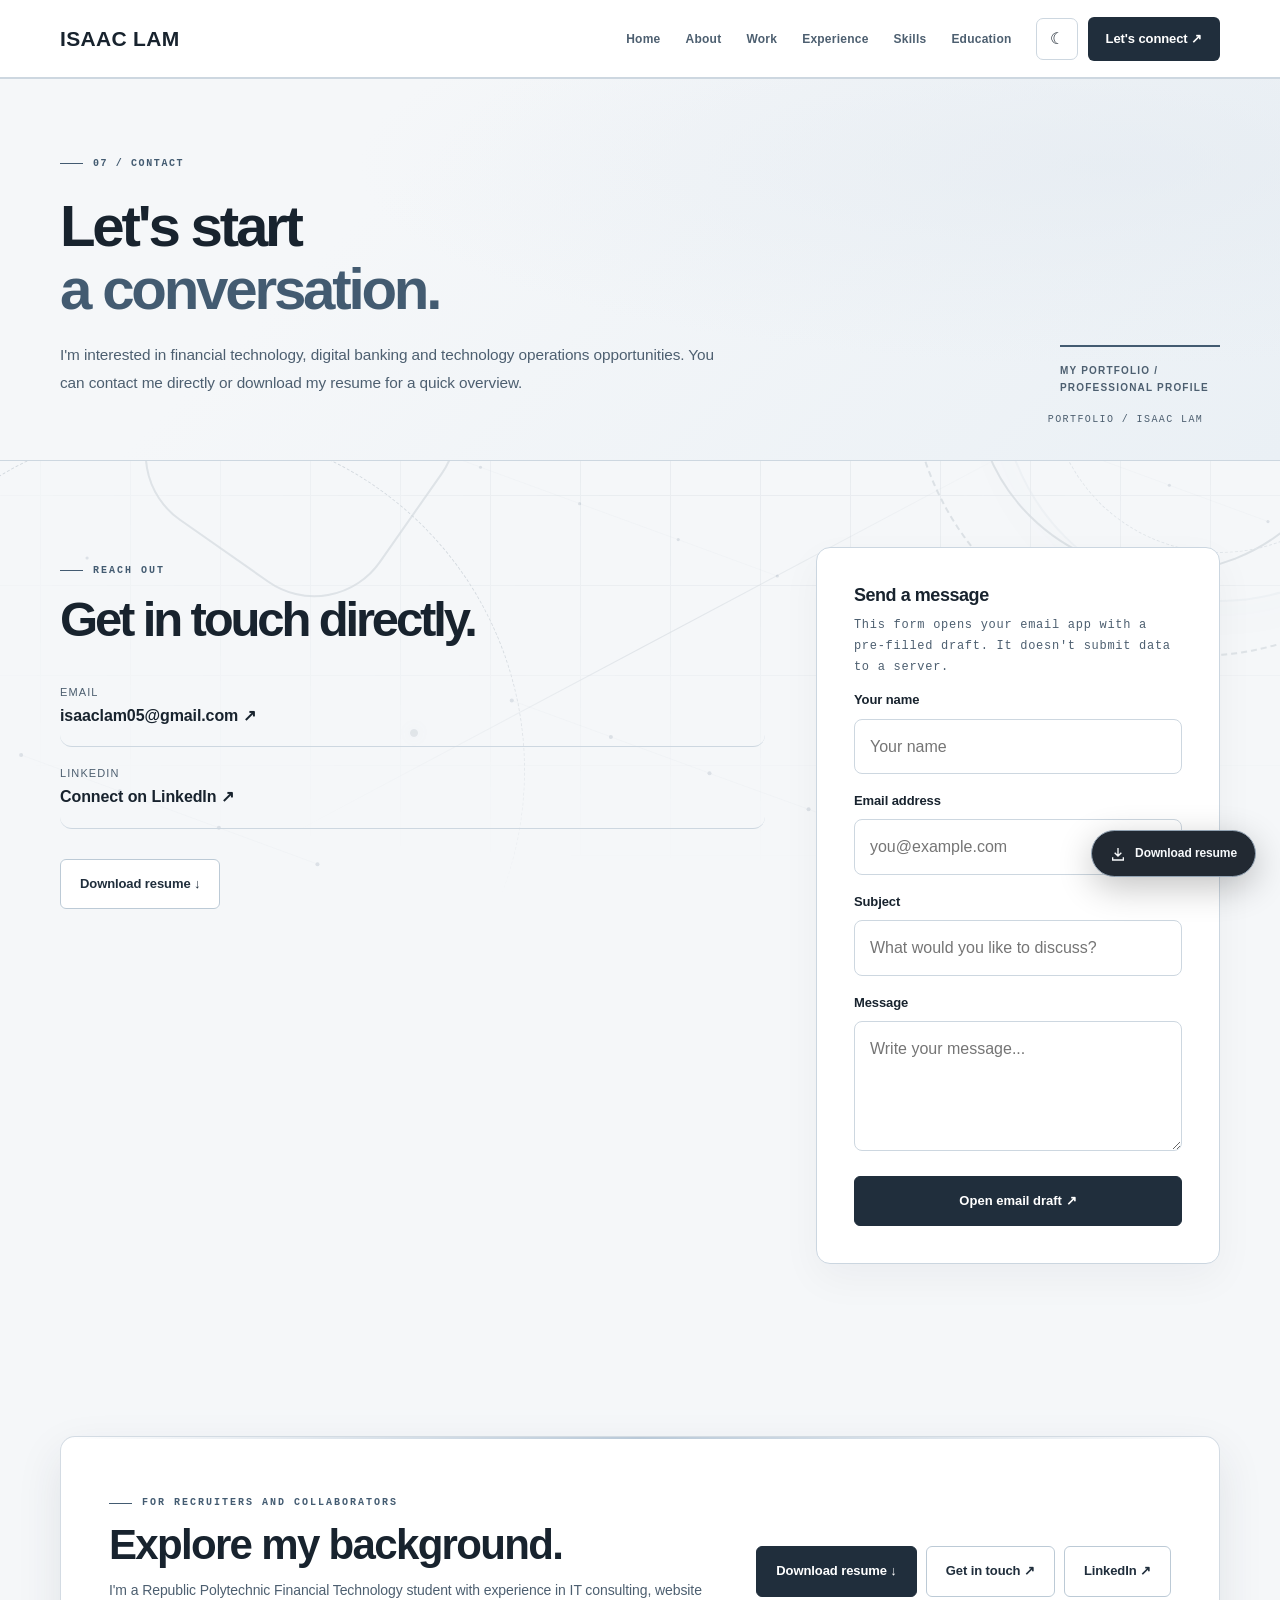
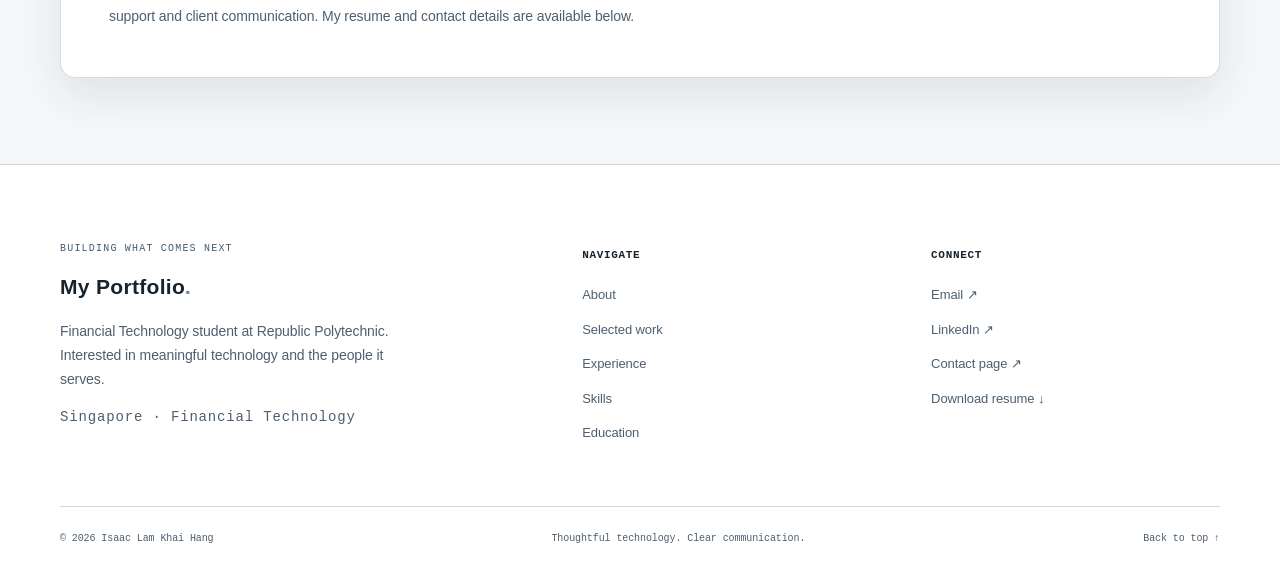
<file: contact.html>
<!doctype html>
<html lang="en">
<head>
  <meta charset="utf-8">
  <meta name="viewport" content="width=device-width, initial-scale=1">
  <meta name="color-scheme" content="light dark">
  <meta property="og:type" content="website">
  <meta property="og:site_name" content="My Portfolio">
  <meta property="og:title" content="Isaac Lam | My Portfolio">
  <meta property="og:description" content="Contact Isaac Lam about financial technology career opportunities and access his resume and LinkedIn.">
  <meta name="twitter:card" content="summary">
  
  <meta name="theme-color" content="#F6F7F8">
  <meta name="description" content="Contact Isaac Lam about financial technology career opportunities and access his resume and LinkedIn.">
  <title>Contact | Isaac Lam</title>
  <script>
    (() => {
      let saved=null;
      try { saved=localStorage.getItem('isaac-theme'); } catch(e) {}
      document.documentElement.dataset.theme=saved==='light'||saved==='dark'
        ?saved:(matchMedia('(prefers-color-scheme: dark)').matches?'dark':'light');
    })();
  </script>
  <style>

:root {
  color-scheme: light;
  --bg:#e8edef; --surface:#f2f5f5; --surface-2:#dde6e9; --ink:#23333d;
  --muted:#526570; --line:#cbd6db; --accent:#316f7a; --accent-soft:#d0e3e6;
  --nav:rgba(232,237,239,.94); --deep:#22353f; --deep-ink:#e9f2f3;
  --shadow:0 18px 45px rgba(26,47,59,.065);
}
html[data-theme="dark"] {
  color-scheme:dark;
  --bg:#1c2932; --surface:#283944; --surface-2:#324550; --ink:#e8eff0;
  --muted:#b2c4cb; --line:#405560; --accent:#a0d1d6; --accent-soft:#354e59;
  --nav:rgba(28,41,50,.95); --deep:#17232c; --deep-ink:#e9f2f3;
  --shadow:0 18px 50px rgba(0,0,0,.13);
}
*{box-sizing:border-box}
html{scroll-behavior:smooth}
body{margin:0;background:var(--bg);color:var(--ink);font:16px/1.72 "Segoe UI",Arial,sans-serif;-webkit-font-smoothing:antialiased}
a{color:inherit;text-decoration:none}
button,input,textarea{font:inherit}
button{cursor:pointer}
img{max-width:100%}
:focus-visible{outline:3px solid var(--accent);outline-offset:4px}
::selection{background:var(--accent-soft)}
.container{width:min(1160px,calc(100% - 56px));margin:auto}
.skip{position:absolute;top:-100px;left:16px;padding:12px;background:var(--surface);z-index:99}
.skip:focus{top:12px}
header{position:sticky;top:0;z-index:30;background:var(--nav);border-bottom:1px solid var(--line);backdrop-filter:blur(18px)}
.nav-shell{min-height:78px;display:flex;align-items:center;justify-content:space-between;gap:24px}
.wordmark{font-weight:800;letter-spacing:-.065em;font-size:21px;white-space:nowrap}
.wordmark i{color:var(--accent);font-style:normal}
.desktop-nav{display:flex;align-items:center;gap:28px;margin-left:auto}
.desktop-nav a{font-size:13px;font-weight:650;color:var(--muted);transition:color .2s}
.desktop-nav a:hover,.desktop-nav a[aria-current=page]{color:var(--ink)}
.desktop-nav a[aria-current=page]{text-decoration:underline;text-decoration-color:var(--accent);text-underline-offset:10px;text-decoration-thickness:2px}
.nav-right{display:flex;align-items:center;gap:10px}
.icon-btn{width:42px;height:42px;border:1px solid var(--line);border-radius:11px;background:var(--surface);color:var(--ink);display:grid;place-items:center}
.nav-cta{padding:10px 18px;border-radius:11px;background:var(--ink);color:var(--bg);font-size:13px;font-weight:700;white-space:nowrap}
.menu-btn{display:none}
.mobile-nav{display:none}
.progress{height:2px;position:absolute;bottom:-1px;left:0;right:0;background:var(--accent);transform:scaleX(0);transform-origin:left;pointer-events:none}
main{min-height:55vh}
.hero{position:relative;overflow:hidden;border-bottom:1px solid var(--line)}
.hero:before,.page-top:before{content:"";position:absolute;inset:0;pointer-events:none;background:radial-gradient(ellipse at 87% 23%,var(--accent-soft),transparent 48%);opacity:.55}
.hero-layout{min-height:615px;display:grid;grid-template-columns:1.1fr .9fr;gap:44px;align-items:center;position:relative}
.hero-copy{padding:80px 0}
.eyebrow{display:inline-flex;align-items:center;gap:10px;font-size:11px;font-weight:800;letter-spacing:.17em;text-transform:uppercase;color:var(--accent)}
.eyebrow:before{content:"";width:23px;height:1px;background:currentColor}
h1,h2,h3,p{margin-top:0}
h1,h2,h3{line-height:1.13;letter-spacing:-.058em}
h1{font-size:clamp(45px,5.9vw,78px);font-weight:740;margin:20px 0 24px;text-wrap:balance}
h1 .accent{color:var(--accent)}
h2{font-size:clamp(32px,3.9vw,49px);font-weight:730;margin:13px 0 18px;text-wrap:balance}
h3{font-size:22px;font-weight:720;margin:0 0 10px}
p{color:var(--muted)}
.lead{font-size:17px;line-height:1.9;max-width:610px}
.actions{display:flex;gap:12px;flex-wrap:wrap;margin-top:30px}
.btn{display:inline-flex;align-items:center;justify-content:center;gap:14px;padding:13px 19px;min-height:49px;border:1px solid var(--line);border-radius:10px;font-size:13px;font-weight:750;transition:transform .2s,background .2s,border-color .2s}
.btn:hover{transform:translateY(-2px)}
.btn.primary{background:var(--ink);border-color:var(--ink);color:var(--bg)}
.btn.secondary{background:var(--surface);color:var(--ink)}
.portrait-stage{height:530px;align-self:end;position:relative;display:flex;align-items:end;justify-content:center}
.portrait-stage:before{content:"";position:absolute;width:min(100%,435px);aspect-ratio:1;border-radius:50%;bottom:40px;background:var(--surface-2);border:1px solid var(--line);box-shadow:0 0 0 22px var(--accent-soft)}
.portrait-stage img{height:96%;width:100%;object-fit:contain;object-position:bottom;position:relative;filter:drop-shadow(0 12px 20px rgba(0,0,0,.09))}
.portrait-note{position:absolute;right:0;top:75px;color:var(--muted);font-size:11px;letter-spacing:.1em;writing-mode:vertical-rl}
.trust-strip{border-bottom:1px solid var(--line);background:var(--surface)}
.trust-items{display:flex;justify-content:space-between;gap:20px;flex-wrap:wrap;padding:19px 0;font-size:11px;font-weight:750;letter-spacing:.07em;text-transform:uppercase;color:var(--muted)}
.section{padding:92px 0}
.section.alt{background:var(--surface)}
.section-heading{display:flex;justify-content:space-between;align-items:end;gap:35px;margin-bottom:38px}
.section-heading p{max-width:420px;margin:0}
.grid{display:grid;gap:22px}
.grid.two{grid-template-columns:repeat(2,minmax(0,1fr))}
.grid.three{grid-template-columns:repeat(3,minmax(0,1fr))}
.card{padding:30px;background:var(--surface);border:1px solid var(--line);border-radius:16px;box-shadow:var(--shadow);transition:transform .22s,border-color .22s}
.alt .card{background:var(--bg)}
.card:hover{transform:translateY(-3px);border-color:var(--accent)}
.card .number{font-size:12px;font-weight:800;letter-spacing:.12em;color:var(--accent);margin-bottom:32px}
.card p{font-size:14px;margin:0}
.card h3{font-size:21px}
.tags{display:flex;gap:8px;flex-wrap:wrap;margin-top:20px}
.tag{display:inline-flex;padding:5px 10px;border:1px solid var(--line);border-radius:100px;font-size:11px;font-weight:650;color:var(--muted)}
.project{overflow:hidden;background:var(--surface);border:1px solid var(--line);border-radius:16px;transition:transform .22s,border-color .22s;display:block}
.project:hover{transform:translateY(-4px);border-color:var(--accent)}
.project-art{min-height:225px;display:flex;align-items:center;justify-content:center;padding:28px;position:relative;overflow:hidden;background:var(--surface-2)}
.project-art:before{content:"";width:270px;height:270px;border:1px solid var(--accent);opacity:.28;border-radius:50%;position:absolute;transform:translate(110px,75px)}
.project-art:after{content:"";width:175px;height:175px;border:1px solid var(--accent);opacity:.22;border-radius:50%;position:absolute;transform:translate(-130px,-75px)}
.project-art strong{font-size:clamp(28px,3vw,42px);font-weight:760;letter-spacing:-.07em;line-height:1.1;text-align:center;position:relative;z-index:1;max-width:320px}
.project-art.b{background:color-mix(in srgb,var(--surface-2) 75%,var(--accent-soft))}
.project-art.c{background:color-mix(in srgb,var(--surface-2) 55%,var(--bg))}
.project-info{padding:27px}
.project-info .meta{font-size:11px;letter-spacing:.11em;font-weight:800;color:var(--accent);text-transform:uppercase}
.project-info h3{margin:9px 0}
.project-info p{font-size:14px;min-height:60px}
.project-link{display:flex;justify-content:space-between;border-top:1px solid var(--line);padding-top:15px;margin-top:20px;color:var(--accent);font-size:12px;font-weight:800}
.page-top{position:relative;overflow:hidden;border-bottom:1px solid var(--line);padding:95px 0 77px}
.page-top .container{position:relative}
.page-top h1{max-width:900px;font-size:clamp(42px,5.2vw,69px)}
.page-top p{max-width:700px;font-size:17px;line-height:1.9}
.two-col{display:grid;grid-template-columns:minmax(0,1.4fr) minmax(260px,.8fr);gap:70px;align-items:start}
.prose{max-width:760px}
.prose p{font-size:16px;line-height:2}
.detail-box{border:1px solid var(--line);background:var(--surface);border-radius:15px;padding:28px}
.detail-box h3{font-size:18px}
.fact{padding:12px 0;border-bottom:1px solid var(--line);display:flex;justify-content:space-between;gap:12px;font-size:13px}
.fact:last-child{border:0}
.fact span:first-child{color:var(--muted)}
.fact span:last-child{text-align:right;font-weight:700}
.timeline{border-left:1px solid var(--line);padding-left:32px;margin-left:7px}
.entry{position:relative;padding-bottom:40px}
.entry:last-child{padding-bottom:0}
.entry:before{content:"";position:absolute;left:-39px;top:6px;width:13px;height:13px;background:var(--accent);border:3px solid var(--bg);border-radius:50%}
.entry .date{color:var(--accent);font-size:11px;font-weight:800;letter-spacing:.1em;text-transform:uppercase}
.entry h3{margin:9px 0 5px}
.entry .role{font-weight:650;color:var(--ink);font-size:14px}
.entry p,.entry li{font-size:14px}
.entry ul{color:var(--muted);padding-left:20px}
.skill-pills{display:flex;gap:10px;flex-wrap:wrap}
.skill-pills span{background:var(--accent-soft);border:1px solid var(--line);padding:10px 13px;border-radius:9px;font-size:13px;font-weight:650}
.highlight-band{background:var(--deep);color:var(--deep-ink);padding:75px 0}
.highlight-band p{color:#c2d2d7}
.highlight-band .eyebrow{color:#9fcdd2}
.highlight-band h2{color:var(--deep-ink)}
.highlight-band .btn.primary{background:#b7dfe2;color:#1b2c35;border-color:#b7dfe2}
.cta-strip{display:flex;align-items:center;justify-content:space-between;gap:28px}
.cta-strip p{margin:0}
footer{background:var(--surface);border-top:1px solid var(--line)}
.footer-main{padding:65px 0 54px;display:grid;grid-template-columns:1.6fr 1fr 1fr;gap:60px}
.footer-main .wordmark{display:inline-block;margin-bottom:14px}
.footer-main p{font-size:14px;max-width:330px}
.footer-main h4{font-size:11px;text-transform:uppercase;letter-spacing:.13em;margin:3px 0 20px}
.footer-links{display:flex;flex-direction:column;align-items:start;gap:12px}
.footer-links a{font-size:13px;color:var(--muted)}
.footer-links a:hover{color:var(--accent)}
.footer-bottom{display:flex;justify-content:space-between;gap:20px;flex-wrap:wrap;border-top:1px solid var(--line);padding:23px 0;font-size:12px;color:var(--muted)}
.form{display:grid;gap:18px}
.form label{display:block;font-size:13px;font-weight:700;margin-bottom:7px}
.form input,.form textarea{width:100%;padding:13px 15px;border:1px solid var(--line);border-radius:10px;background:var(--surface);color:var(--ink)}
.form textarea{min-height:150px;resize:vertical}
.contact-link{display:block;padding:17px 0;border-bottom:1px solid var(--line);overflow-wrap:anywhere}
.contact-link small{display:block;color:var(--muted);font-size:11px;letter-spacing:.1em;text-transform:uppercase}
.contact-link strong{font-size:16px}
.note{font-size:12px;color:var(--muted)}
.reveal{opacity:0;transform:translateY(14px);transition:opacity .55s ease,transform .55s ease}
.reveal.visible{opacity:1;transform:none}
@media(max-width:920px){
  .desktop-nav{gap:14px}
  .desktop-nav a{font-size:12px}
  .hero-layout{gap:10px}
  .two-col{gap:35px}
}
@media(max-width:760px){
  .container{width:min(100% - 36px,1160px)}
  .nav-shell{min-height:69px}
  .desktop-nav{display:none}
  .nav-cta{display:none}
  .menu-btn{display:grid}
  .mobile-nav.open{display:flex;flex-direction:column;padding:12px 18px 20px;border-top:1px solid var(--line)}
  .mobile-nav a{padding:12px 10px;font-size:14px;color:var(--ink);font-weight:650}
  .mobile-nav a[aria-current=page]{color:var(--accent)}
  .hero-layout{display:flex;flex-direction:column;align-items:stretch;min-height:0}
  .hero-copy{padding:67px 0 25px}
  .portrait-stage{height:330px;width:100%}
  .portrait-stage:before{width:285px;bottom:24px;box-shadow:0 0 0 13px var(--accent-soft)}
  .portrait-stage img{max-height:340px}
  .portrait-note{display:none}
  .section{padding:67px 0}
  .section-heading{display:block}
  .section-heading p{margin-top:10px}
  .grid.two,.grid.three,.two-col{grid-template-columns:1fr}
  .page-top{padding:69px 0 53px}
  .footer-main{grid-template-columns:1fr 1fr;gap:34px}
  .footer-main>div:first-child{grid-column:1/-1}
  .cta-strip{display:block}
  .cta-strip .btn{margin-top:22px}
}
@media(prefers-reduced-motion:reduce){
  *,*:before,*:after{scroll-behavior:auto!important;animation:none!important;transition:none!important}
  .reveal{opacity:1;transform:none}
  .progress{display:none}
}


/* EDITORIAL + DIGITAL STUDIO — FINAL DESIGN SYSTEM */
:root{--display:'Segoe UI Variable Display','Aptos Display','Segoe UI',Arial,sans-serif;--mono:'Cascadia Code','SFMono-Regular',Consolas,monospace;--radius:12px;--accent-ink:#1f5f6a}
html[data-theme=dark]{--accent-ink:#a0d1d6}
body{font-family:'Aptos','Segoe UI',Arial,sans-serif;letter-spacing:-.009em}
h1,h2,h3,.wordmark{font-family:var(--display)}
h1{font-weight:760;line-height:1.035;letter-spacing:-.07em}
h2{font-weight:750;letter-spacing:-.064em}
.eyebrow,.number,.date,.meta,.trust-items,.footer-main h4,.note{font-family:var(--mono);letter-spacing:.06em}
header{box-shadow:0 5px 30px rgba(15,35,45,.035)}
.nav-shell{min-height:83px}
.wordmark{font-size:22px}
.desktop-nav{gap:25px}
.desktop-nav a{font-size:13px}
.nav-cta{border-radius:7px;padding:11px 18px}
.icon-btn{border-radius:7px}
.hero{background-image:linear-gradient(to right,transparent calc(50% - .5px),var(--line) 50%,transparent calc(50% + .5px));background-size:100% 100%}
.hero:after{content:'EST. 2025  /  SINGAPORE';position:absolute;left:28px;bottom:26px;font:10px var(--mono);letter-spacing:.15em;color:var(--muted);writing-mode:vertical-rl;transform:rotate(180deg);opacity:.65}
.hero-layout{min-height:650px;grid-template-columns:1.12fr .88fr}
.hero-copy{padding:90px 0 94px}
.hero-copy h1{font-size:clamp(49px,6.1vw,83px);margin-top:28px;margin-bottom:26px}
.hero-copy .lead{max-width:590px;font-size:17px}
.hero-intro{display:flex;gap:16px;align-items:center;margin-top:40px;color:var(--muted);font:11px var(--mono);letter-spacing:.07em}
.hero-intro:before{content:'';width:43px;height:1px;background:var(--accent)}
.portrait-stage{height:560px}
.portrait-stage:before{border-radius:43% 43% 4% 4%;width:min(95%,430px);height:400px;aspect-ratio:auto;bottom:0;box-shadow:0 0 0 1px var(--line),0 0 0 19px color-mix(in srgb,var(--accent-soft) 45%,transparent);background:linear-gradient(145deg,var(--accent-soft),var(--surface-2))}
.portrait-stage img{height:98%;object-position:bottom}
.portrait-note{right:4px;top:30px}
.trust-items{font-size:10px;gap:22px}
.section{padding:105px 0}
.section-heading{margin-bottom:45px}
.section-heading h2{margin-bottom:0}
.section-heading .eyebrow{margin-bottom:12px}
.card{border-radius:11px;box-shadow:none;position:relative;overflow:hidden;padding:34px}
.card:before{content:'';position:absolute;top:0;left:0;width:0;height:2px;background:var(--accent);transition:width .3s ease}
.card:hover:before{width:100%}
.card .number{font-size:11px;margin-bottom:38px}
.project{border-radius:11px}
.project-art{min-height:244px;background:linear-gradient(150deg,var(--surface-2),var(--accent-soft));border-bottom:1px solid var(--line)}
.project-art strong{font-size:clamp(28px,2.7vw,40px)}
.project-art:before{width:300px;height:300px;transform:translate(95px,75px)}
.project-info{padding:30px}
.project-info h3{font-size:21px}
.project-info .meta{font-size:10px}
.page-top{padding:110px 0 87px}
.page-top:after{content:'PORTFOLIO  /  ISAAC LAM';position:absolute;right:6%;bottom:35px;font:10px var(--mono);letter-spacing:.14em;color:var(--muted)}
.page-top h1{font-size:clamp(45px,5.6vw,76px)}
.detail-box{border-radius:10px;box-shadow:0 12px 36px rgba(10,32,42,.035)}
.highlight-band{position:relative;overflow:hidden}
.highlight-band:after{content:'';position:absolute;width:480px;height:480px;right:-100px;top:-170px;border:1px solid rgba(170,220,225,.18);border-radius:50%;box-shadow:0 0 0 70px rgba(170,220,225,.025),0 0 0 140px rgba(170,220,225,.025);pointer-events:none}
.highlight-band .container{position:relative;z-index:1}
.footer-main{padding:78px 0 62px}
.footer-main .wordmark{font-size:26px}
.footer-bottom{font-family:var(--mono);font-size:10px}
.section-index{display:flex;align-items:center;gap:13px;color:var(--accent);font:10px var(--mono);letter-spacing:.12em;margin-bottom:14px}
.section-index:after{content:'';height:1px;background:var(--line);width:46px}
.editorial-feature{display:grid;grid-template-columns:1fr 1fr;border:1px solid var(--line);background:var(--surface);border-radius:12px;overflow:hidden}
.editorial-feature .feature-copy{padding:clamp(30px,5vw,68px);display:flex;flex-direction:column;justify-content:center}
.editorial-feature .feature-copy p{font-size:15px;line-height:1.95}
.editorial-feature .feature-copy h2{font-size:clamp(31px,3.5vw,49px)}
.feature-visual{position:relative;min-height:420px;background:var(--deep);overflow:hidden;display:flex;flex-direction:column;justify-content:center;padding:clamp(28px,5vw,55px)}
.feature-visual:before{content:'';position:absolute;inset:0;background:linear-gradient(rgba(165,218,224,.065) 1px,transparent 1px),linear-gradient(90deg,rgba(165,218,224,.065) 1px,transparent 1px);background-size:37px 37px;mask-image:linear-gradient(130deg,transparent,#000 60%)}
.feature-visual:after{content:'';position:absolute;right:-110px;bottom:-130px;width:350px;height:350px;border:1px solid rgba(170,220,225,.3);border-radius:50%;box-shadow:0 0 0 65px rgba(170,220,225,.04),0 0 0 130px rgba(170,220,225,.025)}
.feature-visual .visual-top{position:relative;color:#a4d1d6;font:11px var(--mono);letter-spacing:.1em}
.feature-visual .visual-title{position:relative;z-index:1;color:#e9f2f3;font-size:clamp(29px,3.2vw,47px);font-weight:750;letter-spacing:-.06em;line-height:1.18;margin:28px 0}
.feature-visual .visual-bottom{position:relative;z-index:1;color:#b3cdd3;font:11px var(--mono);line-height:1.9}
.editorial-stats{display:grid;grid-template-columns:repeat(3,1fr);border:1px solid var(--line);border-radius:10px;overflow:hidden;margin-top:40px}
.editorial-stats>div{padding:23px 28px;background:var(--surface);border-right:1px solid var(--line)}
.editorial-stats>div:last-child{border-right:0}
.editorial-stats strong{display:block;font-size:23px;line-height:1.2;letter-spacing:-.045em}
.editorial-stats span{display:block;margin-top:8px;color:var(--muted);font:10px var(--mono);text-transform:uppercase;letter-spacing:.04em}
.footer-kicker{color:var(--accent);font:10px var(--mono);letter-spacing:.12em;margin-bottom:15px}
@media(max-width:760px){.hero{background-image:none}.hero:after{display:none}.hero-copy{padding:72px 0 30px}.hero-copy h1{font-size:clamp(44px,10vw,66px)}.hero-intro{margin-top:28px}.portrait-stage{height:340px}.portrait-stage:before{height:270px;width:min(80%,290px)}.section{padding:72px 0}.page-top{padding:75px 0 67px}.page-top:after{display:none}.editorial-feature{grid-template-columns:1fr}.feature-visual{min-height:330px}.editorial-stats{grid-template-columns:1fr}.editorial-stats>div{border-right:0;border-bottom:1px solid var(--line)}.editorial-stats>div:last-child{border-bottom:0}.nav-shell{min-height:70px}}

  
/* Ambient FinTech motion: decorative only, intentionally 10–20% opacity. */
body{isolation:isolate}
.ambient-scene{position:fixed;inset:0;overflow:hidden;z-index:-1;pointer-events:none;opacity:.16}
.ambient-grid{position:absolute;inset:-25%;background-image:linear-gradient(to right,var(--accent) 1px,transparent 1px),linear-gradient(to bottom,var(--accent) 1px,transparent 1px);background-size:95px 95px;mask-image:radial-gradient(ellipse at 60% 40%,black,transparent 70%);animation:grid-drift 45s linear infinite}
.ambient-orbit{position:absolute;border:1px solid var(--accent);border-radius:50%;width:clamp(290px,45vw,680px);aspect-ratio:1;right:-16%;top:9%;animation:orbit-breathe 18s ease-in-out infinite alternate}
.ambient-orbit.two{width:clamp(180px,30vw,430px);right:-6%;top:21%;animation-duration:24s;animation-direction:alternate-reverse}
.ambient-ring{position:absolute;left:-13%;bottom:-24%;width:clamp(320px,54vw,750px);aspect-ratio:1;border:1px dashed var(--accent);border-radius:50%;animation:slow-spin 100s linear infinite}
.ambient-line{position:absolute;height:1px;width:70vw;background:linear-gradient(90deg,transparent,var(--accent),transparent);transform:rotate(-28deg);left:15%;top:72%;animation:line-sway 17s ease-in-out infinite alternate}
.ambient-line.two{top:23%;left:-28%;width:58vw;animation-delay:-7s}
.ambient-node{position:absolute;width:8px;height:8px;border:1px solid var(--accent);border-radius:50%;box-shadow:0 0 0 12px color-mix(in srgb,var(--accent) 15%,transparent);animation:node-float 13s ease-in-out infinite alternate}
.ambient-node.a{left:11%;top:20%}.ambient-node.b{left:74%;top:62%;animation-delay:-5s}.ambient-node.c{left:32%;top:81%;animation-delay:-9s}
@keyframes grid-drift{to{transform:translate3d(95px,95px,0)}}
@keyframes orbit-breathe{to{transform:translate(-35px,40px) scale(1.1)}}
@keyframes slow-spin{to{transform:rotate(360deg)}}
@keyframes line-sway{to{transform:rotate(-22deg) translateY(-45px)}}
@keyframes node-float{to{transform:translate(22px,-35px)}}
@keyframes intro-up{from{opacity:0;transform:translateY(25px)}to{opacity:1;transform:translateY(0)}}
@keyframes portrait-enter{from{opacity:0;transform:translate(18px,25px) scale(.97)}to{opacity:1;transform:translate(0,0) scale(1)}}
@keyframes sheen{to{transform:translateX(360%) skewX(-22deg)}}
@keyframes accent-pulse{50%{box-shadow:0 0 0 9px color-mix(in srgb,var(--accent) 8%,transparent)}}
.hero-copy>.eyebrow{animation:intro-up .75s both}
.hero-copy h1{animation:intro-up .85s .12s both}
.hero-copy .lead{animation:intro-up .85s .24s both}
.hero-copy .actions{animation:intro-up .8s .36s both}
.hero-intro{animation:intro-up .8s .47s both}
.portrait-stage{animation:portrait-enter 1.05s .16s both}
.page-top .container>.eyebrow{animation:intro-up .7s both}
.page-top h1{animation:intro-up .85s .12s both}
.page-top p{animation:intro-up .85s .23s both}
.btn,.nav-cta{position:relative;overflow:hidden;transition:transform .25s ease,box-shadow .25s ease,border-color .25s ease}
.btn:after,.nav-cta:after{content:"";position:absolute;inset:0;width:32%;background:linear-gradient(90deg,transparent,rgba(255,255,255,.19),transparent);transform:translateX(-230%) skewX(-22deg);pointer-events:none}
.btn:hover:after,.nav-cta:hover:after{animation:sheen .8s ease-out both}
.btn:hover,.nav-cta:hover{transform:translateY(-3px);box-shadow:0 10px 22px rgba(30,60,70,.12)}
.card,.project,.timeline-item,.editorial-feature{transition:transform .35s cubic-bezier(.2,.8,.2,1),box-shadow .35s ease,border-color .35s ease}
.card:hover,.project:hover{transform:translateY(-7px);box-shadow:0 18px 40px rgba(25,53,67,.12)}
.project-art strong{transition:transform .45s cubic-bezier(.2,.8,.2,1)}
.project:hover .project-art strong{transform:translateY(-5px) scale(1.035)}
.project-art:before{animation:orbit-breathe 12s ease-in-out infinite alternate}
.project-art:after{animation:orbit-breathe 16s ease-in-out infinite alternate-reverse}
.icon-btn{transition:transform .25s ease,background .25s ease,border-color .25s ease}
.icon-btn:hover{transform:rotate(-8deg);border-color:var(--accent)}
.wordmark{letter-spacing:-.045em}
.wordmark .mark-accent{color:var(--accent)}
.reveal{transform:translateY(27px);transition:opacity .75s ease,transform .75s cubic-bezier(.2,.8,.2,1)}
.reveal.visible{transform:translateY(0)}
@media(max-width:760px){.ambient-grid{background-size:70px 70px}.ambient-orbit{right:-65%}.ambient-scene{opacity:.12}}
@media(prefers-reduced-motion:reduce){
 .ambient-scene *,.hero-copy>*,.portrait-stage,.page-top .container>*,.project-art:before,.project-art:after{animation:none!important}
 .reveal{opacity:1!important;transform:none!important}
}

  
/* PROFESSIONAL REDESIGN — warm editorial finance */
:root{
  --bg:#f5f4f0;--surface:#ffffff;--surface-2:#eaece9;--ink:#172b37;
  --muted:#53636b;--line:#d6dddb;--accent:#236c72;--accent-soft:#dceae7;
  --nav:rgba(245,244,240,.94);--deep:#142b36;--deep-ink:#f5f4f0;
  --shadow:0 18px 48px rgba(20,43,54,.065);
}
html[data-theme="dark"]{
  --bg:#111f29;--surface:#1b2c37;--surface-2:#263943;--ink:#f3f1e9;
  --muted:#b2c0c4;--line:#354851;--accent:#87c9c0;--accent-soft:#274c51;
  --nav:rgba(17,31,41,.94);--deep:#0b1821;--deep-ink:#f5f4f0;
  --shadow:0 18px 48px rgba(0,0,0,.18);
}
body{letter-spacing:-.006em}
.container{width:min(1200px,calc(100% - 72px))}
header{box-shadow:0 3px 18px rgba(15,39,49,.025)}
.nav-shell{min-height:82px}
.wordmark{font-size:22px!important;font-weight:760!important;letter-spacing:-.055em!important}
.desktop-nav a{font-size:12px;letter-spacing:.02em}
.nav-cta{border-radius:6px!important;background:var(--accent)!important;color:#fff!important}
.btn{border-radius:6px!important;transition:transform .3s ease,box-shadow .3s ease,background .3s ease!important}
.btn:hover{transform:translateY(-3px);box-shadow:0 10px 24px rgba(24,64,72,.13)}
.btn.primary{background:var(--accent)!important;color:#fff!important}
.eyebrow{letter-spacing:.2em;font-size:10px}
.hero{background:linear-gradient(115deg,var(--bg) 0%,var(--bg) 58%,var(--accent-soft) 140%);isolation:isolate}
.hero-layout{min-height:680px;grid-template-columns:minmax(0,1.08fr) minmax(0,.92fr);gap:64px}
.hero-copy h1{font-size:clamp(54px,6vw,91px);line-height:1.04;letter-spacing:-.065em;max-width:780px}
.hero-copy .lead{font-size:17px;line-height:1.85;max-width:575px}
.hero-intro{letter-spacing:.14em;font-size:10px}
.portrait-stage{border-radius:16px!important;overflow:hidden;box-shadow:0 28px 65px rgba(13,44,54,.12);transition:transform .7s cubic-bezier(.2,.8,.2,1)}
.portrait-stage:hover{transform:translateY(-7px)}
.portrait-stage:before{opacity:.65}
.section{padding-top:112px;padding-bottom:112px}
.section-heading{margin-bottom:42px}
.section-heading h2,.feature-copy h2{letter-spacing:-.055em;line-height:1.1}
.card{border-radius:12px!important;background:var(--surface);border:1px solid var(--line);padding:34px!important}
.card h3{letter-spacing:-.035em}
.card:hover{transform:translateY(-6px);box-shadow:0 22px 50px rgba(22,52,62,.09);border-color:var(--accent)}
.editorial-feature{border-radius:16px!important;overflow:hidden}
.feature-visual{background:linear-gradient(145deg,#173843,#236b72)!important}
.feature-visual:after{content:"";position:absolute;inset:0;background:repeating-linear-gradient(0deg,transparent 0 45px,rgba(255,255,255,.045) 46px 47px);pointer-events:none}
.project{border-radius:12px!important;overflow:hidden;background:var(--surface);border:1px solid var(--line)}
.project-art{background:linear-gradient(130deg,#193943,#367b80)!important}
.project-art.b{background:linear-gradient(130deg,#314d52,#668e88)!important}
.project-art.c{background:linear-gradient(130deg,#213c4e,#547a91)!important}
.project-info{padding:30px}
.project:hover{transform:translateY(-6px);border-color:var(--accent)}
.bento-work{display:grid;grid-template-columns:1.12fr .88fr;gap:22px}
.bento-work>.project:first-child{grid-row:span 2}
.bento-work>.project:first-child .project-art{min-height:420px}
.bento-work>.project:not(:first-child){display:grid;grid-template-columns:.8fr 1.2fr}
.bento-work>.project:not(:first-child) .project-art{min-height:235px}
.bento-work>.project:not(:first-child) .project-info{padding:22px}
.bento-work>.project:not(:first-child) .project-art strong{font-size:clamp(18px,2vw,29px)}
.bento-work>.project{height:100%}
.bento-work .project-info{display:flex;flex-direction:column}
.bento-work .project-link{margin-top:auto}
.page-top{background:linear-gradient(120deg,var(--bg),var(--accent-soft) 180%)}
.page-top h1{letter-spacing:-.06em}
.highlight-band{background:var(--deep)!important}
footer{border-top:1px solid var(--line)}
.ambient-scene{opacity:.13!important;z-index:0!important}
body>header,body>main,body>footer{position:relative;z-index:1}
body>header{z-index:30}
.ambient-orbit{border-style:dashed}
.ambient-orbit.two{border-style:solid}
.ambient-grid{background-size:110px 110px;animation-duration:65s}
.ambient-node{width:6px;height:6px}
.ambient-accent{position:absolute;left:13%;top:34%;width:270px;height:270px;border:1px solid var(--accent);border-radius:30%;transform:rotate(35deg);animation:ambient-turn 32s ease-in-out infinite alternate}
.ambient-accent.two{left:64%;top:68%;width:180px;height:180px;border-radius:50%;animation-delay:-12s}
@keyframes ambient-turn{to{transform:translate(50px,-55px) rotate(75deg)}}
@keyframes float-portrait{0%,100%{transform:translateY(0)}50%{transform:translateY(-8px)}}
.hero-copy h1{animation:intro-up .9s .12s both}
.hero-copy .lead{animation:intro-up .9s .25s both}
.hero-copy .actions{animation:intro-up .9s .36s both}
.project-art:before,.project-art:after{opacity:.4}
@media(max-width:1050px){.bento-work{grid-template-columns:1fr 1fr}.bento-work>.project:first-child{grid-column:span 2;grid-row:auto}.bento-work>.project:first-child .project-art{min-height:270px}.bento-work>.project:not(:first-child){display:block}.bento-work>.project:not(:first-child) .project-art{min-height:190px}}
@media(max-width:980px){.desktop-nav{display:none!important}.menu-btn{display:grid!important}.mobile-nav.open{display:flex!important}}
@media(max-width:760px){
 .container{width:calc(100% - 38px)}
 .hero-layout{grid-template-columns:1fr;gap:12px;min-height:0}
 .hero-copy{padding:64px 0 22px}
 .hero-copy h1{font-size:clamp(44px,10vw,67px)}
 .hero-copy .lead{font-size:15px}
 .portrait-stage{height:340px}
 .section{padding-top:76px;padding-bottom:76px}
 .bento-work{grid-template-columns:1fr}
 .bento-work>.project:first-child{grid-column:auto}
 .bento-work>.project:first-child .project-art{min-height:230px}
 .bento-work>.project:not(:first-child) .project-art{min-height:190px}
 .ambient-accent{display:none}
 .ambient-scene{opacity:.1!important}
 .card:hover,.project:hover,.portrait-stage:hover{transform:none}
}
@media(max-width:420px){.container{width:calc(100% - 32px)}.hero-copy h1{font-size:41px}.portrait-stage{height:290px}}
@media(prefers-reduced-motion:reduce){.ambient-accent,.hero-copy h1,.hero-copy .lead,.hero-copy .actions{animation:none!important}}


/* FinTech Professional Edition: editorial components and accessible interactions */
:root{--motion-ease:cubic-bezier(.22,1,.36,1)}
:focus-visible{outline:3px solid var(--accent);outline-offset:4px}
.skip-link{position:fixed;z-index:1000;top:12px;left:12px;transform:translateY(-150%);padding:12px 18px;background:var(--ink);color:var(--bg);border-radius:6px}
.skip-link:focus{transform:translateY(0)}
html{scroll-padding-top:100px}
body{overflow-x:clip}
img{max-width:100%;height:auto}
button,a{-webkit-tap-highlight-color:transparent}
.ambient-scene{opacity:.12!important}
.ambient-scene .ambient-grid{animation-duration:90s}
.ambient-scene .ambient-orbit{animation-duration:27s}
.ambient-scene .ambient-line{animation-duration:25s}
.hero-copy .hero-overline{display:flex;align-items:center;gap:11px;font-size:11px;font-weight:750;letter-spacing:.16em;color:var(--accent);margin-bottom:22px;text-transform:uppercase}
.hero-overline:before{content:"";width:25px;height:2px;background:var(--accent)}
.hero-copy h1{font-size:clamp(48px,5.7vw,82px)}
.hero-copy .hero-description{max-width:590px}
.hero-pills{display:flex;gap:8px;flex-wrap:wrap;margin-top:25px}
.hero-pills span{font-size:11px;font-weight:650;color:var(--muted);background:var(--surface);border:1px solid var(--line);border-radius:5px;padding:7px 11px}
.hero-actions{display:flex;gap:12px;flex-wrap:wrap;margin-top:30px}
.hero-actions .btn{min-height:46px}
.hero-micro{margin-top:28px;color:var(--muted);font-size:12px;max-width:560px}
.hero-micro strong{color:var(--ink)}
.recruiter-bar{display:grid;grid-template-columns:1.5fr 1fr 1fr;gap:18px;background:var(--surface);border:1px solid var(--line);border-radius:12px;padding:24px;margin-top:26px}
.recruiter-bar>div{border-right:1px solid var(--line);padding-right:12px}
.recruiter-bar>div:last-child{border-right:0}
.recruiter-bar strong{display:block;font-size:12px;color:var(--ink);margin-bottom:4px}
.recruiter-bar span{display:block;font-size:12px;color:var(--muted)}
.recruiter-bar a{text-decoration:underline;text-underline-offset:4px}
.proof-row{display:flex;flex-wrap:wrap;gap:9px;margin:17px 0 0}
.proof-row span{font-size:11px;padding:6px 9px;border:1px solid var(--line);border-radius:4px;color:var(--muted)}
.case-grid{display:grid;grid-template-columns:repeat(3,minmax(0,1fr));gap:22px}
.case-grid .project{display:flex;flex-direction:column}
.case-grid .project-info{flex:1;display:flex;flex-direction:column}
.case-grid .project-link{margin-top:auto}
.case-grid .project-art{min-height:225px}
.case-steps{display:grid;grid-template-columns:repeat(3,minmax(0,1fr));gap:16px;margin:42px 0}
.case-step{border:1px solid var(--line);background:var(--surface);padding:24px;border-radius:10px}
.case-step .number{font-size:10px;letter-spacing:.12em;color:var(--accent);font-weight:750}
.case-step h3{font-size:20px;line-height:1.25;margin:12px 0}
.case-step p{font-size:13px;line-height:1.75;color:var(--muted);margin:0}
.case-disclosure{border-left:3px solid var(--accent);padding:16px 20px;background:var(--surface-2);border-radius:0 8px 8px 0;font-size:13px;line-height:1.7}
.case-disclosure strong{display:block;margin-bottom:5px}
.timeline{position:relative;border-left:none!important;padding-left:33px}
.timeline:before{content:"";position:absolute;left:0;top:8px;bottom:8px;width:2px;background:var(--line)}
.timeline:after{content:"";position:absolute;left:0;top:8px;height:var(--timeline-progress,0%);max-height:calc(100% - 16px);width:2px;background:var(--accent);transition:height .15s linear}
.timeline .entry:before{left:-39px;z-index:1}
.timeline .entry.is-passed:before{box-shadow:0 0 0 6px var(--accent-soft)}
.timeline .entry{scroll-margin-top:110px}
.journey-nav{display:flex;gap:8px;flex-wrap:wrap;margin:0 0 34px}
.journey-nav a{border:1px solid var(--line);background:var(--surface);border-radius:5px;padding:8px 12px;font-size:12px;color:var(--muted);transition:color .2s,background .2s}
.journey-nav a:hover,.journey-nav a:focus-visible{background:var(--accent-soft);color:var(--ink)}
.skill-explorer{border:1px solid var(--line);border-radius:13px;overflow:hidden;background:var(--surface);margin-top:40px}
.skill-explorer-intro{padding:30px 32px;border-bottom:1px solid var(--line)}
.skill-explorer-intro h2{margin:6px 0 7px;font-size:clamp(27px,3vw,40px);line-height:1.12}
.skill-explorer-intro p{margin:0;color:var(--muted);font-size:14px}
.skill-explorer-body{display:grid;grid-template-columns:235px minmax(0,1fr)}
.skill-tabs{display:flex;flex-direction:column;gap:5px;padding:14px;border-right:1px solid var(--line)}
.skill-tab{border:1px solid transparent;background:transparent;color:var(--muted);border-radius:6px;text-align:left;padding:14px;font-size:13px;font-weight:700;cursor:pointer}
.skill-tab:hover{background:var(--surface-2);color:var(--ink)}
.skill-tab[aria-selected=true]{background:var(--accent-soft);border-color:var(--accent);color:var(--ink)}
.skill-panel{padding:32px;min-height:255px}
.skill-panel[hidden]{display:none}
.skill-panel h3{font-size:clamp(24px,2.8vw,35px);line-height:1.2;margin:7px 0 15px}
.skill-panel p{max-width:600px;color:var(--muted);font-size:14px}
.skill-panel .btn{margin-top:12px}
.skill-evidence{display:flex;gap:8px;flex-wrap:wrap;margin-top:20px}
.skill-evidence span{font-size:11px;padding:6px 10px;border:1px solid var(--line);border-radius:5px}
.recruiter-cta{background:var(--surface);border:1px solid var(--line);border-radius:14px;padding:36px;display:flex;align-items:center;justify-content:space-between;gap:22px}
.recruiter-cta h2{margin:8px 0;font-size:clamp(27px,3vw,39px);line-height:1.2}
.recruiter-cta p{margin:0;max-width:580px;color:var(--muted);font-size:14px}
.recruiter-cta .actions{flex:none}
.recruiter-cta .btn{white-space:nowrap}
@media(max-width:1100px){.hero-layout{gap:30px}.desktop-nav{gap:14px}.nav-shell{gap:12px}}
@media(max-width:980px){.desktop-nav{display:none!important}.menu-btn{display:grid!important}.mobile-nav.open{display:flex!important}}
@media(max-width:860px){.case-grid{grid-template-columns:repeat(2,minmax(0,1fr))}.case-steps{grid-template-columns:1fr}.recruiter-cta{align-items:flex-start;flex-direction:column}}
@media(max-width:760px){
 .hero-layout{grid-template-columns:1fr;gap:12px;min-height:0}
 .hero-copy{padding:55px 0 15px}
 .hero-copy h1{font-size:clamp(42px,9.2vw,65px);overflow-wrap:break-word}
 .hero-copy .lead{font-size:15px}
 .portrait-stage{height:350px}
 .recruiter-bar{grid-template-columns:1fr 1fr;padding:18px}
 .recruiter-bar>div:first-child{grid-column:1/-1;border-right:0;border-bottom:1px solid var(--line);padding-bottom:12px}
 .case-grid{grid-template-columns:1fr}
 .skill-explorer-body{grid-template-columns:1fr}
 .skill-tabs{flex-direction:row;overflow-x:auto;border-right:0;border-bottom:1px solid var(--line);scrollbar-width:thin}
 .skill-tab{white-space:nowrap;flex:none}
 .skill-panel{padding:24px;min-height:230px}
 .skill-explorer-intro{padding:24px}
 .recruiter-cta{padding:24px}
 .recruiter-cta .actions{flex-wrap:wrap}
 .ambient-scene{opacity:.10!important}
 .ambient-accent,.ambient-line.two{display:none}
 .project:hover,.card:hover{transform:none;box-shadow:none}
}
@media(max-width:430px){.container{width:calc(100% - 32px)}.nav-cta{display:none}.hero-copy h1{font-size:clamp(37px,10vw,46px)}.hero-actions .btn{width:100%;justify-content:center}.portrait-stage{height:290px}.recruiter-bar{grid-template-columns:1fr}.recruiter-bar>div{grid-column:1/-1;border-right:0;border-bottom:1px solid var(--line);padding-bottom:10px}.recruiter-bar>div:last-child{border-bottom:0;padding-bottom:0}}
@media(prefers-reduced-motion:reduce){html{scroll-behavior:auto!important}.ambient-scene *,.hero-copy *,.project-art:before,.project-art:after{animation:none!important}.reveal{opacity:1!important;transform:none!important}.timeline:after{transition:none}}


/* Obsidian Black & Silver — polished monochrome visual system */
:root{
 color-scheme:light;
 --bg:#F6F7F8;--surface:#FFFFFF;--surface-2:#EAEDF0;
 --ink:#161A1E;--muted:#56616C;--line:#D9DEE3;
 --accent:#4C5B69;--accent-soft:#E5E9ED;
 --nav:rgba(246,247,248,.96);--deep:#101214;--deep-ink:#FAFAFA;
 --shadow:0 18px 48px rgba(16,18,20,.075);
}
html[data-theme="dark"]{
 color-scheme:dark;
 --bg:#0D0F11;--surface:#181C20;--surface-2:#252B30;
 --ink:#F4F6F7;--muted:#B6C0C8;--line:#3B444C;
 --accent:#C6D0D8;--accent-soft:#303940;
 --nav:rgba(13,15,17,.96);--deep:#090A0C;--deep-ink:#F8F9FA;
 --shadow:0 18px 48px rgba(0,0,0,.28);
}
body{background:var(--bg);color:var(--ink)}
.btn.primary,.nav-cta{background:#252D34!important;color:#fff!important}
html[data-theme="dark"] .btn.primary,html[data-theme="dark"] .nav-cta{background:#D3DBE1!important;color:#101214!important}
.hero{background:linear-gradient(115deg,var(--bg) 0%,var(--bg) 59%,var(--accent-soft) 150%)}
.page-top{background:linear-gradient(120deg,var(--bg),var(--accent-soft) 190%)}
.feature-visual{background:linear-gradient(145deg,#12171B,#4A535B)!important}
.project-art{background:linear-gradient(135deg,#171D22,#5B6975)!important}
.project-art.b{background:linear-gradient(130deg,#292E34,#79838B)!important}
.project-art.c{background:linear-gradient(130deg,#1B2026,#616C78)!important}
.highlight-band{background:var(--deep)!important;color:var(--deep-ink)}
.portrait-stage:before{background:var(--accent-soft)}
.ambient-scene{opacity:.11!important}
.ambient-node{background:var(--accent)}
.skill-tab[aria-selected="true"]{border-color:var(--accent)}
::selection{background:var(--accent-soft);color:var(--ink)}


/* OBSIDIAN MOTION EDITION: high-visibility, restrained silver motion */
:root{--motion-silver:#8797a6;--motion-line:rgba(150,170,188,.42);--motion-ease:cubic-bezier(.22,1,.36,1)}
html[data-theme="dark"]{--motion-silver:#d0dce7;--motion-line:rgba(201,218,234,.5)}
html{scroll-behavior:smooth}
body{overflow-x:clip}
/* Moving background is intentionally visible but never intercepts interaction. */
.ambient-scene{opacity:.35!important;z-index:0!important;mask-image:linear-gradient(to bottom,black 5%,black 70%,transparent 100%)}
.ambient-grid{opacity:.46!important;background-size:90px 90px!important;animation:ambient-pan 38s linear infinite!important}
.ambient-orbit{border-width:2px!important;opacity:.75!important;animation-duration:24s!important}
.ambient-orbit.two{animation-duration:31s!important;animation-direction:reverse!important}
.ambient-line{opacity:.65!important;animation-duration:10s!important}
.ambient-node{width:8px!important;height:8px!important;box-shadow:0 0 15px var(--motion-silver)!important;animation:node-breathe 3.2s ease-in-out infinite alternate!important}
.ambient-accent{border-width:2px!important;opacity:.7!important}
.motion-silver-orb{position:absolute;width:440px;height:440px;border:2px solid var(--motion-line);border-radius:50%;right:-160px;top:18%;animation:orb-drift 20s ease-in-out infinite alternate;box-shadow:0 0 80px rgba(110,130,155,.13)}
.motion-silver-orb:before{content:"";position:absolute;inset:47px;border:1px dashed var(--motion-silver);border-radius:50%;animation:orb-spin 26s linear infinite}
.motion-silver-orb:after{content:"";position:absolute;top:13%;left:13%;width:12px;height:12px;border-radius:50%;background:var(--motion-silver);box-shadow:0 0 24px var(--motion-silver)}
.motion-silver-beam{position:absolute;width:1px;height:65vh;left:19%;top:-15%;background:linear-gradient(transparent,var(--motion-silver),transparent);opacity:.48;transform:rotate(26deg);animation:beam-sweep 12s ease-in-out infinite alternate}
@keyframes ambient-pan{to{transform:translate3d(90px,90px,0)}}
@keyframes node-breathe{to{transform:scale(1.7);opacity:.95}}
@keyframes orb-spin{to{transform:rotate(360deg)}}
@keyframes orb-drift{to{transform:translate(-90px,65px) rotate(35deg)}}
@keyframes beam-sweep{to{transform:translateX(230px) rotate(26deg)}}
/* Cinematic text, silver sweep and staggered hero actions */
.hero-copy{position:relative;z-index:2}
.hero-copy h1{overflow:visible}
.motion-word{display:inline-block;opacity:0;transform:translateY(58px) rotateX(-15deg);filter:blur(7px);animation:word-enter .9s var(--motion-ease) both;animation-delay:calc(.15s + var(--word-index)*.14s)}
.motion-word .accent{display:inline}
@keyframes word-enter{to{opacity:1;transform:translateY(0) rotateX(0);filter:blur(0)}}
.hero-overline{animation:motion-fade .7s .1s both}
.hero-copy .lead,.hero-copy .hero-description{animation:motion-rise 1s .7s both}
.hero-pills,.hero-roles{animation:motion-rise 1s .87s both}
.hero-actions,.hero-copy .actions{animation:motion-rise 1s 1.05s both}
.hero-micro{animation:motion-rise 1s 1.22s both}
@keyframes motion-rise{from{opacity:0;transform:translateY(38px)}to{opacity:1;transform:translateY(0)}}
@keyframes motion-fade{from{opacity:0}to{opacity:1}}
.hero-copy .accent,.mark-accent{background-image:linear-gradient(105deg,var(--ink) 15%,var(--motion-silver) 42%,var(--ink) 67%);background-size:240% 100%;background-clip:text;-webkit-background-clip:text;color:transparent!important;animation:silver-sweep 5s linear infinite}
@keyframes silver-sweep{to{background-position:-240% 0}}
.portrait-stage{animation:portrait-arrive 1.2s .35s var(--motion-ease) both}
@keyframes portrait-arrive{from{opacity:0;transform:translateY(48px) scale(.94)}to{opacity:1;transform:translateY(0) scale(1)}}
/* Visible scroll reveals with sequencing. */
.reveal{opacity:0;transform:translate3d(0,48px,0) scale(.975);filter:blur(4px);transition:opacity .85s var(--motion-ease),transform .85s var(--motion-ease),filter .85s var(--motion-ease);transition-delay:var(--reveal-delay,0ms)}
.reveal.visible{opacity:1;transform:none;filter:none}
/* Project cards: silver outline, shine, desktop cursor tilt. */
.project,.card{position:relative;isolation:isolate;transform-style:preserve-3d;transition:transform .32s var(--motion-ease),box-shadow .32s ease,border-color .32s ease!important}
.project:after,.card:after{content:"";position:absolute;inset:0;pointer-events:none;border-radius:inherit;border:1px solid transparent;background:linear-gradient(125deg,transparent 18%,rgba(200,215,227,.55) 48%,transparent 78%) border-box;mask:linear-gradient(#fff 0 0) padding-box,linear-gradient(#fff 0 0);mask-composite:exclude;opacity:0;transition:opacity .3s}
.project:hover:after,.project:focus-visible:after,.card:hover:after{opacity:1}
.project:hover,.card:hover{box-shadow:0 26px 65px rgba(45,65,85,.2)!important;border-color:var(--motion-silver)!important}
.project-art{position:relative;overflow:hidden}
.project-art:after{content:"";position:absolute;inset:-100% -50%;background:linear-gradient(105deg,transparent 43%,rgba(225,236,245,.28) 50%,transparent 57%);transform:translateX(-85%) rotate(14deg);transition:transform .85s var(--motion-ease);pointer-events:none}
.project:hover .project-art:after,.project:focus-visible .project-art:after{transform:translateX(85%) rotate(14deg)}
/* Header underline and scrolled treatment */
header{transition:background .35s ease,box-shadow .35s ease,border-color .35s ease}
header.is-scrolled{box-shadow:0 12px 35px rgba(10,14,18,.18);border-bottom:1px solid var(--motion-line);backdrop-filter:blur(20px)}
.desktop-nav a{position:relative}
.desktop-nav a:after{content:"";position:absolute;bottom:-7px;left:0;width:100%;height:2px;background:var(--motion-silver);transform:scaleX(0);transform-origin:left;transition:transform .32s var(--motion-ease)}
.desktop-nav a:hover:after,.desktop-nav a:focus-visible:after,.desktop-nav a[aria-current=page]:after{transform:scaleX(1)}

body>header,body>main,body>footer{position:relative;z-index:3}
body>header{z-index:50}
/* Timeline scroll progress, stronger activated milestones */
.timeline:after{width:3px!important;box-shadow:0 0 15px var(--motion-silver)}
.timeline .entry{transition:opacity .45s ease,transform .5s var(--motion-ease)}
.timeline .entry.is-passed:before{background:var(--motion-silver)!important;box-shadow:0 0 0 7px var(--accent-soft),0 0 20px var(--motion-silver)!important;transform:scale(1.22)}
/* Tab panel animation, accessible keyboard tabs retained */
.skill-tab{transition:background .25s ease,color .25s ease,transform .25s ease,border-color .25s ease!important}
.skill-tab:hover{transform:translateX(5px)}
.skill-tab[aria-selected=true]{box-shadow:inset 4px 0 0 var(--motion-silver);border-color:var(--motion-silver)!important}
.skill-panel:not([hidden]){animation:panel-slide .5s var(--motion-ease) both}
@keyframes panel-slide{from{opacity:0;transform:translateX(32px);filter:blur(3px)}to{opacity:1;transform:none;filter:none}}
/* Quick, safe page entry/exit transitions; does not intercept browser navigation */
main{animation:page-in .48s var(--motion-ease) both}
@keyframes page-in{from{opacity:.65;transform:translateY(12px)}to{opacity:1;transform:none}}
body.page-exiting main{opacity:0;transform:translateY(-12px);transition:opacity .23s ease,transform .23s ease}
/* Recruiter CTA with obvious button shine */
.recruiter-cta{position:relative;overflow:hidden;border:1px solid var(--motion-line)!important;box-shadow:0 18px 45px rgba(40,50,65,.1)}
.recruiter-cta:before{content:"";position:absolute;inset:0;pointer-events:none;background:linear-gradient(110deg,transparent 30%,rgba(190,205,220,.15) 48%,transparent 65%);background-size:230% 100%;animation:recruiter-shimmer 7s ease-in-out infinite}
@keyframes recruiter-shimmer{0%,25%{background-position:130% 0}75%,100%{background-position:-130% 0}}
.recruiter-cta .btn.primary,.hero-actions .btn.primary{position:relative;overflow:hidden}
.recruiter-cta .btn.primary:after,.hero-actions .btn.primary:after{content:"";position:absolute;inset:-50%;background:linear-gradient(110deg,transparent 40%,rgba(255,255,255,.36) 50%,transparent 60%);transform:translateX(-90%);transition:transform .75s ease;pointer-events:none}
.recruiter-cta .btn.primary:hover:after,.hero-actions .btn.primary:hover:after{transform:translateX(90%)}
@media(max-width:980px){.ambient-scene{opacity:.27!important}.motion-silver-orb{width:320px;height:320px;right:-140px}}
@media(max-width:760px){.ambient-scene{opacity:.2!important}.motion-silver-orb{width:250px;height:250px;right:-125px}.motion-silver-beam{display:none}.motion-word{transform:translateY(32px)}.reveal{transform:translateY(32px)}.project:hover,.card:hover{transform:none!important}.skill-tab:hover{transform:none}}
@media(hover:none){.motion-spotlight{display:none}.project:active{transform:scale(.985)!important}}
@media(prefers-reduced-motion:reduce){html{scroll-behavior:auto!important}*,*:before,*:after{animation-duration:.01ms!important;animation-iteration-count:1!important;transition-duration:.01ms!important;scroll-behavior:auto!important}.motion-word,.reveal{opacity:1!important;transform:none!important;filter:none!important}.motion-spotlight{display:none!important}}


/* PREMIUM INTERACTIVE / Obsidian Silver — deliberate, visible motion */
:root{--premium-silver:#b9c9d8;--premium-silver-strong:#e4ecf3;--premium-ease:cubic-bezier(.2,.8,.2,1)}
html[data-theme="dark"]{--premium-silver:#c5d2df;--premium-silver-strong:#f2f6fa}
.premium-network{position:fixed;inset:0;width:100%;height:100%;z-index:0;pointer-events:none;opacity:.55;mix-blend-mode:multiply}
html[data-theme="dark"] .premium-network{opacity:.67;mix-blend-mode:screen}
.ambient-scene{opacity:.38!important}
.hero-copy{position:relative;z-index:2}
.hero-copy h1{letter-spacing:-.055em}
.hero-copy h1 .accent{position:relative;background:linear-gradient(105deg,var(--ink) 10%,var(--premium-silver-strong) 44%,var(--ink) 76%);background-size:220% 100%;-webkit-background-clip:text;background-clip:text;color:transparent;animation:premium-text-sheen 5s ease-in-out 1.1s infinite}
@keyframes premium-text-sheen{0%,25%{background-position:110% 50%}65%,100%{background-position:-100% 50%}}
.hero-copy .lead,.hero-actions,.hero-pills,.hero-micro{animation:premium-enter .95s var(--premium-ease) both}
.hero-copy .lead{animation-delay:.3s}.hero-pills{animation-delay:.48s}.hero-actions{animation-delay:.6s}.hero-micro{animation-delay:.7s}
.portrait-stage{animation:premium-portrait 1.15s var(--premium-ease) both;box-shadow:0 24px 80px rgba(96,113,132,.2)!important}
@keyframes premium-portrait{from{opacity:0;transform:translateX(55px) scale(.94);filter:blur(7px)}to{opacity:1;transform:none;filter:none}}
@keyframes premium-enter{from{opacity:0;transform:translateY(42px);filter:blur(5px)}to{opacity:1;transform:none;filter:none}}
.premium-replay{margin-top:18px;background:transparent;border:1px solid var(--line);border-radius:999px;padding:9px 15px;color:var(--ink);font:inherit;font-size:12px;cursor:pointer;display:inline-flex;align-items:center;gap:8px;transition:background .2s,border-color .2s,transform .2s}
.premium-replay:hover{background:var(--accent-soft);border-color:var(--premium-silver);transform:translateY(-2px)}
.premium-replay:focus-visible,.premium-sticky-resume:focus-visible{outline:3px solid var(--premium-silver);outline-offset:3px}
.hero.premium-replaying .hero-copy .lead,.hero.premium-replaying .hero-actions,.hero.premium-replaying .hero-pills,.hero.premium-replaying .hero-micro,.hero.premium-replaying .portrait-stage,.hero.premium-replaying .motion-word{animation:none!important}
.hero.premium-replaying.is-playing .hero-copy .lead,.hero.premium-replaying.is-playing .hero-actions,.hero.premium-replaying.is-playing .hero-pills,.hero.premium-replaying.is-playing .hero-micro{animation:premium-enter .95s var(--premium-ease) both!important}
.hero.premium-replaying.is-playing .portrait-stage{animation:premium-portrait 1.15s var(--premium-ease) both!important}
.hero.premium-replaying.is-playing .motion-word{animation:premium-enter .8s var(--premium-ease) both!important;animation-delay:calc(var(--word-index)*65ms)!important}
.project{transform-style:preserve-3d;will-change:transform;position:relative;isolation:isolate;overflow:hidden;transition:transform .26s var(--premium-ease),box-shadow .26s,border-color .26s!important}
.project:after{content:"";position:absolute;inset:-80%;pointer-events:none;background:linear-gradient(110deg,transparent 42%,rgba(207,221,233,.2) 50%,transparent 58%);transform:translateX(-55%) rotate(8deg);transition:transform .75s var(--premium-ease);z-index:2}
.project:hover:after,.project:focus-visible:after{transform:translateX(55%) rotate(8deg)}
.project:hover,.project:focus-visible{border-color:var(--premium-silver)!important;box-shadow:0 24px 65px rgba(77,99,125,.22),0 0 0 1px rgba(183,203,222,.38)!important}
.project-art{position:relative}.project-art:after{content:"";position:absolute;inset:0;pointer-events:none;background:radial-gradient(circle at 75% 25%,rgba(230,240,248,.23),transparent 60%)}
.reveal{transition:opacity .85s var(--premium-ease),transform .85s var(--premium-ease),filter .85s var(--premium-ease)!important;transform:translateY(55px);filter:blur(6px)}
.reveal.visible{filter:blur(0);transform:translateY(0)}
.desktop-nav a{position:relative}.desktop-nav a:after{height:2px!important;bottom:-6px!important;background:var(--premium-silver-strong)!important;box-shadow:0 0 8px var(--premium-silver);transition:transform .3s var(--premium-ease)!important}
header{transition:background .3s,box-shadow .3s,border-color .3s}body.premium-scrolled header{box-shadow:0 12px 32px rgba(20,27,37,.16);backdrop-filter:blur(20px)}
.btn.primary,.nav-cta{position:relative;overflow:hidden}.btn.primary:after,.nav-cta:after{content:"";position:absolute;inset:0;background:linear-gradient(105deg,transparent 25%,rgba(255,255,255,.3) 50%,transparent 75%);transform:translateX(-130%);transition:transform .7s;pointer-events:none}.btn.primary:hover:after,.nav-cta:hover:after{transform:translateX(130%)}
.premium-sticky-resume{position:fixed;right:24px;bottom:23px;z-index:80;display:flex;align-items:center;gap:9px;background:#222932;color:#f7f9fb;border:1px solid #93a3b3;border-radius:100px;padding:12px 18px;font-size:12px;font-weight:750;text-decoration:none;box-shadow:0 10px 35px rgba(0,0,0,.24);transition:transform .22s,box-shadow .22s}.premium-sticky-resume:hover{transform:translateY(-5px);box-shadow:0 16px 42px rgba(0,0,0,.3);color:#fff}
.premium-sticky-resume svg{width:16px;height:16px;flex:none}
.premium-transition{position:fixed;inset:0;z-index:9999;background:#101317;pointer-events:none;opacity:0;transform:translateY(100%);transition:transform .38s var(--premium-ease),opacity .38s var(--premium-ease)}
.premium-transition:after{content:"";position:absolute;top:48%;left:0;width:100%;height:2px;background:linear-gradient(90deg,transparent,#dce6ee,transparent);box-shadow:0 0 30px #c7d4e0}
body.premium-navigating .premium-transition{opacity:1;transform:translateY(0)}
.timeline .entry{transition:opacity .65s,transform .65s,filter .65s!important}.timeline .entry.is-passed{filter:drop-shadow(0 0 6px rgba(165,187,206,.25))}.timeline .entry.is-passed:before{box-shadow:0 0 0 9px rgba(171,195,214,.14),0 0 24px #aabac8!important}
.skill-tab[aria-selected="true"]{transform:translateX(6px);box-shadow:inset 5px 0 0 var(--premium-silver-strong),0 5px 18px rgba(100,120,140,.13)!important}
.skill-panel:not([hidden]){animation:premium-enter .65s var(--premium-ease) both!important}
.skill-evidence span{transition:transform .22s,border-color .22s,box-shadow .22s}.skill-evidence span:hover{transform:translateY(-4px);border-color:var(--premium-silver);box-shadow:0 8px 20px rgba(100,120,140,.12)}
.recruiter-bar,.recruiter-cta{position:relative;overflow:hidden}.recruiter-bar:before,.recruiter-cta:before{content:"";position:absolute;top:0;left:0;right:0;height:2px;background:linear-gradient(90deg,transparent,var(--premium-silver),transparent)}
@media(max-width:760px){.premium-network{opacity:.3}.premium-sticky-resume{right:12px;bottom:12px;padding:11px 13px;font-size:11px}.reveal{transform:translateY(35px)}.portrait-stage{animation-duration:.8s}.project{will-change:auto}}
@media(hover:none){.project:after{display:none}}
@media(prefers-reduced-motion:reduce){.premium-network{display:none!important}.hero-copy .lead,.hero-actions,.hero-pills,.hero-micro,.portrait-stage,.hero-copy h1 .accent,.premium-replaying *{animation:none!important}.premium-transition{display:none!important}.reveal{filter:none!important;transform:none!important;opacity:1!important}.project{will-change:auto}}


/* =========================================================
   PROFESSIONAL LAYOUT SYSTEM — all eight pages
   No extra sections, no fictional statistics, no sticky resizing.
   ========================================================= */
:root{
 --site-header-height:78px;
 --pro-max:1160px;
 --pro-ink:#19232D;
 --pro-rule:#CCD5DF;
 --pro-soft:#EDF1F5;
}
html{scroll-padding-top:calc(var(--site-header-height) + 24px)}
body{padding-top:var(--site-header-height)!important}
header,header.is-scrolled,body.premium-scrolled header{
 position:fixed!important;inset:0 0 auto!important;top:0!important;
 height:var(--site-header-height)!important;z-index:950!important;
 background:var(--nav)!important;border-bottom:1px solid var(--line)!important;
 box-shadow:0 1px 0 var(--line)!important;backdrop-filter:none!important;
 transform:none!important;transition:none!important;animation:none!important;
}
header .nav-shell{height:var(--site-header-height)!important;min-height:0!important}
header .wordmark,header .nav-shell,header .nav-actions,header .desktop-nav{
 transform:none!important;animation:none!important;transition:none!important
}
.container{width:min(calc(100% - 64px),var(--pro-max))!important}
:focus-visible{outline:3px solid var(--accent)!important;outline-offset:4px}
html:not([data-theme="dark"]){
 --bg:#F5F7F9;--surface:#FFFFFF;--surface-2:#EAF0F5;
 --ink:#18232E;--muted:#4D5F70;--line:#CDD7E0;
 --accent:#435B71;--accent-soft:#E2E9F0;--nav:#FFFFFF;
 --deep:#1C2834;--deep-ink:#F9FBFD;
 --shadow:0 14px 36px rgba(25,40,55,.07);
 --pro-rule:#CBD6E0;--pro-soft:#EDF2F6;
}
html[data-theme="dark"]{
 --pro-rule:#414C58;--pro-soft:#202832;
}
html:not([data-theme="dark"]) .premium-network{opacity:.18!important}
html:not([data-theme="dark"]) .ambient-scene{opacity:.16!important}
html:not([data-theme="dark"]) .btn.primary,html:not([data-theme="dark"]) .nav-cta{
 background:#202E3C!important;color:#FFF!important;border-color:#202E3C!important
}
html:not([data-theme="dark"]) .btn.secondary{background:#FFF;color:#202E3C;border-color:#BCCAD6}
html:not([data-theme="dark"]) .card,html:not([data-theme="dark"]) .detail-box,
html:not([data-theme="dark"]) .project,html:not([data-theme="dark"]) .skill-explorer,
html:not([data-theme="dark"]) .recruiter-cta{border-color:#CBD6E0}
html:not([data-theme="dark"]) .section.alt{background:#EAF0F5}
main{overflow:clip}
.page-top{
 padding:clamp(58px,6vw,90px) 0 clamp(52px,5vw,76px)!important;
 background:linear-gradient(135deg,var(--bg) 30%,var(--surface-2) 100%)!important;
 border-bottom:1px solid var(--line)!important
}
.page-top .container{display:grid;grid-template-columns:minmax(0,1fr) 190px;column-gap:40px;align-items:end}
.page-top .eyebrow{grid-column:1/-1;margin-bottom:22px;letter-spacing:.16em}
.page-top h1{
 grid-column:1;max-width:850px!important;
 font-size:clamp(39px,4.55vw,62px)!important;
 line-height:1.09!important;letter-spacing:-.055em!important;margin:0 0 20px!important
}
.page-top p{grid-column:1;max-width:680px!important;font-size:clamp(14px,1.2vw,16px)!important;line-height:1.8!important;margin:0!important;color:var(--muted)}
.page-top .container:after{
 content:"MY PORTFOLIO  /  PROFESSIONAL PROFILE";
 grid-column:2;grid-row:2/4;align-self:end;justify-self:end;
 width:160px;border-top:2px solid var(--accent);padding-top:15px;
 color:var(--muted);font-size:10px;font-weight:750;line-height:1.7;letter-spacing:.12em
}
.section{padding:clamp(64px,6.7vw,90px) 0!important}
.section-heading{gap:28px!important;align-items:end!important;margin-bottom:33px!important}
.section-heading h2{font-size:clamp(29px,3.4vw,45px);line-height:1.12;letter-spacing:-.045em}
.section-heading p{line-height:1.75}
.two-col{grid-template-columns:minmax(0,1.5fr) minmax(290px,.86fr)!important;gap:clamp(28px,4vw,58px)!important;align-items:start!important}
.prose h2{font-size:clamp(28px,3vw,41px);letter-spacing:-.045em;line-height:1.15}
.prose h3{margin-top:28px}
.prose p{line-height:1.85!important;font-size:15px!important}
.detail-box{border-radius:14px!important;padding:clamp(23px,2.6vw,32px)!important;box-shadow:0 15px 40px rgba(19,32,45,.045)}
.detail-box h3{letter-spacing:-.025em}
.fact{display:flex;align-items:baseline;justify-content:space-between;gap:14px}
.fact span:last-child{text-align:right}
.card{border-radius:13px!important;padding:clamp(23px,2.5vw,32px)!important;box-shadow:0 12px 35px rgba(17,29,43,.045)}
.card h3{line-height:1.28;letter-spacing:-.025em}
.card p{line-height:1.8}
.grid{gap:18px!important}
.grid.two{align-items:stretch}
.grid.two > .card{height:100%}
.recruiter-cta{border-radius:15px!important;padding:clamp(28px,4vw,48px)!important;gap:24px!important}
.recruiter-cta h2{font-size:clamp(27px,3.3vw,42px);letter-spacing:-.04em}
.recruiter-cta p{max-width:650px;line-height:1.8}
.recruiter-cta .actions{display:flex;flex-wrap:wrap;gap:9px}
.btn{min-height:45px;display:inline-flex;align-items:center;justify-content:center}
.project{border-radius:14px!important;overflow:hidden;transition:transform .32s ease,box-shadow .32s ease,border-color .32s ease!important}
.project:hover{transform:translateY(-8px)!important;box-shadow:0 24px 46px rgba(30,43,58,.16)!important}
.case-grid{gap:20px!important;align-items:stretch}
.project-art{min-height:200px;display:flex;align-items:flex-end}
.project-art strong{line-height:1.13;letter-spacing:-.04em}
.project-info{padding:clamp(23px,2.5vw,32px)!important}
.project-info h3{font-size:clamp(21px,2.15vw,28px);line-height:1.2;letter-spacing:-.035em}
.project-info p{line-height:1.75}
.proof-row{gap:7px;flex-wrap:wrap}
.project-link{padding-top:18px;margin-top:auto}
.page-projects .case-grid .project:first-child{grid-column:span 2;display:grid;grid-template-columns:minmax(0,.9fr) minmax(0,1.1fr)}
.page-projects .case-grid .project:first-child .project-art{min-height:340px}
.page-projects .case-grid .project:first-child .project-info{display:flex;flex-direction:column;justify-content:center}
.timeline{padding-left:33px!important;border-left:2px solid var(--line)!important}
.entry{padding:0 0 28px!important;margin-bottom:22px;border-bottom:1px solid var(--line)}
.entry:last-child{border-bottom:0;margin-bottom:0}
.entry:before{left:-41px!important;width:14px!important;height:14px!important;box-shadow:0 0 0 5px var(--accent-soft),0 0 18px var(--accent)}
.entry .date{font-weight:750;letter-spacing:.025em}
.entry h3{font-size:clamp(19px,2vw,25px);line-height:1.25;letter-spacing:-.03em;margin:9px 0 5px}
.entry p{line-height:1.75;max-width:690px}
.journey-nav{display:flex;flex-wrap:wrap;gap:8px;margin-bottom:42px!important}
.journey-nav a{border-radius:100px!important;transition:background .22s,color .22s,transform .22s}
.journey-nav a:hover{transform:translateY(-3px)}
.page-experience .two-col{grid-template-columns:minmax(0,1.45fr) minmax(270px,.8fr)!important}
.page-experience .two-col > :last-child{border:1px solid var(--line);border-radius:14px;background:var(--surface);padding:28px}
.page-education .detail-box{position:relative}
.page-education .detail-box h3 + p{margin-top:15px}
.page-skills .grid.two .card{min-height:200px}
.skill-pills{display:flex;flex-wrap:wrap;gap:8px!important;margin-top:22px}
.skill-pills span{border-radius:6px!important;padding:9px 12px!important}
.skill-explorer{border-radius:15px!important;margin-top:0!important}
.skill-explorer-intro{padding:clamp(25px,3.5vw,43px)!important}
.skill-explorer-body{min-width:0}
.skill-tab{transition:background .2s,color .2s,border-color .2s!important}
.skill-tab[aria-selected="true"]{box-shadow:inset 3px 0 var(--accent);font-weight:800}
.page-contact .two-col > div:first-child{padding-top:5px}
.page-contact .contact-link{border-radius:12px!important;transition:transform .22s ease,border-color .22s ease}
.page-contact .contact-link:hover{transform:translateX(5px)}
.page-contact .detail-box{padding:clamp(25px,3vw,37px)!important}
.page-contact .form{gap:16px}
.page-contact input,.page-contact textarea{border-radius:8px!important;min-height:44px}
.page-contact textarea{min-height:130px}
.page-case-study .prose h3{border-top:1px solid var(--line);padding-top:25px}
.page-case-study .detail-box{border-top:3px solid var(--accent)}
.page-about .detail-box{border-top:3px solid var(--accent)}
.page-about .grid.three .card{min-height:220px}
.page-about .grid.three .card .number{margin-bottom:28px}
.reveal{transition-duration:.85s!important}
@media(min-width:1150px){
 .page-experience .two-col > :last-child{position:sticky;top:calc(var(--site-header-height) + 25px)}
}
@media(max-width:900px){
 .page-top .container{grid-template-columns:1fr}
 .page-top .container:after{display:none}
 .two-col,.page-experience .two-col{grid-template-columns:minmax(0,1fr)!important;gap:28px!important}
 .page-projects .case-grid .project:first-child{grid-column:auto;display:block}
 .page-projects .case-grid .project:first-child .project-art{min-height:200px}
}
@media(max-width:760px){
 :root{--site-header-height:68px}
 .container{width:min(calc(100% - 34px),var(--pro-max))!important}
 .page-top{padding:50px 0 54px!important}
 .page-top h1{font-size:clamp(36px,8vw,52px)!important}
 .section{padding:57px 0!important}
 .section-heading{align-items:start!important;flex-direction:column;gap:12px!important}
 .recruiter-cta{padding:25px!important}
 .recruiter-cta .actions .btn{width:100%}
 .journey-nav{gap:7px;margin-bottom:30px!important}
 .page-experience .two-col > :last-child{padding:22px}
 .case-grid{grid-template-columns:1fr!important}
}
@media(max-width:420px){
 .page-top h1{font-size:35px!important}
 .fact{align-items:start;flex-direction:column;gap:4px}
 .fact span:last-child{text-align:left}
 .project-info{padding:22px!important}
}
@media(prefers-reduced-motion:reduce){
 .project,.journey-nav a,.contact-link,.reveal{transition:none!important}
}


/* Brand and motion refinement */
header,header.is-scrolled,body.premium-scrolled header{box-shadow:0 1px 0 var(--line)!important;transition:none!important;transform:none!important;animation:none!important}
.wordmark{font-size:21px!important;letter-spacing:.015em!important;font-weight:800!important}
.desktop-nav a{position:relative!important;transition:color .26s ease!important}
.desktop-nav a:after{content:"";position:absolute;left:0;right:0;bottom:-9px;height:2px!important;background:var(--nav-motion)!important;box-shadow:0 0 10px var(--nav-motion)!important;transform:scaleX(0);transform-origin:center;opacity:.95!important;transition:transform .38s cubic-bezier(.22,1,.36,1),box-shadow .38s ease!important}
.desktop-nav a:hover:after,.desktop-nav a:focus-visible:after,.desktop-nav a[aria-current="page"]:after{transform:scaleX(1)!important}
.desktop-nav a:hover{color:var(--ink)!important}
html:not([data-theme="dark"]){--nav-motion:#435D75}
html[data-theme="dark"]{--nav-motion:#DDE7F1}
html:not([data-theme="dark"]) .desktop-nav a:after{box-shadow:0 0 7px rgba(45,78,110,.32)!important}
.reveal{transition:opacity .83s cubic-bezier(.22,1,.36,1),transform .83s cubic-bezier(.22,1,.36,1)!important}
.reveal:not(.visible){transform:translateY(30px)!important}
.project,.card{transition:transform .36s cubic-bezier(.22,1,.36,1),box-shadow .36s ease,border-color .36s ease!important}
@media(hover:hover){.project:hover,.card:hover{transform:translateY(-8px)!important}}
html:not([data-theme="dark"]) .premium-network{opacity:.20!important}
html[data-theme="dark"] .premium-network{opacity:.74!important}
html:not([data-theme="dark"]) .ambient-scene{opacity:.20!important}
html[data-theme="dark"] .ambient-scene{opacity:.44!important}
.motion-silver-beam{opacity:.66!important}
html:not([data-theme="dark"]) .motion-silver-beam{opacity:.38!important}
html[data-theme="dark"] .motion-silver-beam{opacity:.72!important}
@media(prefers-reduced-motion:reduce){.reveal,.project,.card,.desktop-nav a:after{transition:none!important}.reveal:not(.visible){transform:none!important;opacity:1!important}}

/* Professional motion enhancement — fixed header never moves */
html:not([data-theme="dark"]) .premium-network{opacity:.18!important}
html[data-theme="dark"] .premium-network{opacity:.666!important}
html:not([data-theme="dark"]) .ambient-scene{opacity:.18!important}
html[data-theme="dark"] .ambient-scene{opacity:.396!important}
html:not([data-theme="dark"]) .motion-silver-beam{opacity:.342!important}
html[data-theme="dark"] .motion-silver-beam{opacity:.648!important}
:root{--motion-ease:cubic-bezier(.22,1,.36,1)}
/* Underline stays visible in light and dark mode; header position never animates */
.desktop-nav a:after{transition:transform .44s var(--motion-ease),opacity .35s ease!important}
.desktop-nav a:hover:after,.desktop-nav a:focus-visible:after,.desktop-nav a[aria-current="page"]:after{transform:scaleX(1)!important}
.reveal{transition:opacity .92s var(--motion-ease),transform .92s var(--motion-ease),filter .92s var(--motion-ease)!important;transition-delay:var(--reveal-delay,0ms)!important}
.reveal:not(.visible){opacity:0!important;transform:translateY(34px)!important;filter:blur(3px)}
.reveal.visible{opacity:1!important;transform:translateY(0)!important;filter:blur(0)!important}
.card,.project,.detail-box,.contact-link{transition:transform .45s var(--motion-ease),box-shadow .45s var(--motion-ease),border-color .45s ease!important}
@media(hover:hover){
 .card:hover,.project:hover{transform:translateY(-8px)!important;box-shadow:0 24px 46px rgba(18,33,48,.17)!important}
 .detail-box:hover{border-color:var(--accent)!important}
 .contact-link:hover{transform:translateX(5px)!important}
}
.btn{transition:background .3s ease,color .3s ease,border-color .3s ease,box-shadow .35s ease!important}
@media(hover:hover){.btn:hover{box-shadow:0 9px 22px rgba(30,50,70,.16)}}
.hero-copy h1{animation:professional-fade-in .95s var(--motion-ease) both}
.hero-copy .lead{animation:professional-fade-in 1s .14s var(--motion-ease) both}
.hero-actions{animation:professional-fade-in 1s .25s var(--motion-ease) both}
.portrait-stage{animation:professional-portrait-in 1.15s .12s var(--motion-ease) both}
@keyframes professional-fade-in{from{opacity:0;transform:translateY(16px)}to{opacity:1;transform:translateY(0)}}
@keyframes professional-portrait-in{from{opacity:0;transform:translateY(20px) scale(.975)}to{opacity:1;transform:translateY(0) scale(1)}}
@media(prefers-reduced-motion:reduce){
 .reveal,.reveal:not(.visible),.reveal.visible{opacity:1!important;filter:none!important;transform:none!important;transition:none!important}
 .hero-copy h1,.hero-copy .lead,.hero-actions,.portrait-stage{animation:none!important}
 .card,.project,.detail-box,.contact-link,.btn,.desktop-nav a:after{transition:none!important}
}


/* Mobile navigation panel fix — intentionally scoped to navigation only. */
@media (max-width: 980px) {
  header { overflow: visible !important; isolation: isolate; }
  header .mobile-nav {
    display: none !important;
    position: absolute !important;
    top: 100% !important;
    left: 0 !important;
    right: 0 !important;
    width: 100% !important;
    height: auto !important;
    max-height: calc(100dvh - var(--site-header-height, 78px) - 12px) !important;
    overflow-y: auto !important;
    overscroll-behavior: contain;
    z-index: 999 !important;
    box-sizing: border-box !important;
    margin: 0 !important;
    padding: 12px max(20px, calc((100vw - 1160px) / 2)) 20px !important;
    background: var(--nav, var(--surface)) !important;
    color: var(--ink) !important;
    border-top: 1px solid var(--line) !important;
    border-bottom: 1px solid var(--line) !important;
    box-shadow: 0 22px 42px rgba(0, 0, 0, .23) !important;
    backdrop-filter: none !important;
    -webkit-backdrop-filter: none !important;
  }
  header .mobile-nav.open {
    display: flex !important;
    flex-direction: column !important;
    align-items: stretch !important;
    gap: 3px !important;
  }
  header .mobile-nav a {
    display: block !important;
    flex: 0 0 auto !important;
    padding: 13px 15px !important;
    margin: 0 !important;
    border-radius: 9px !important;
    color: var(--ink) !important;
    background: transparent !important;
    text-decoration: none !important;
    line-height: 1.35 !important;
    font-size: 15px !important;
    font-weight: 650 !important;
    position: relative;
    transition: background-color .2s ease, color .2s ease !important;
  }
  header .mobile-nav a:hover,
  header .mobile-nav a:focus-visible {
    background: var(--surface-2, var(--accent-soft)) !important;
    color: var(--ink) !important;
    transform: none !important;
  }
  header .mobile-nav a[aria-current="page"] {
    background: var(--surface-2, var(--accent-soft)) !important;
    color: var(--ink) !important;
    box-shadow: inset 3px 0 0 var(--accent) !important;
  }
}
@media (max-width: 760px) {
  header .mobile-nav {max-height: calc(100dvh - var(--site-header-height, 68px) - 12px) !important;}
}
@media (prefers-reduced-motion: reduce) {
  header .mobile-nav a {transition: none !important;}
}

</style>
<link rel="icon" type="image/svg+xml" href="assets/favicon.svg">
<style>.motion-spotlight{display:none!important}body.pointer-active .motion-spotlight{display:none!important}</style></head>
<body class="page-contact">
<a class="skip-link" href="#main">Skip to main content</a>
  <div class="ambient-scene" aria-hidden="true">
    <div class="ambient-grid"></div><div class="ambient-orbit"></div><div class="ambient-orbit two"></div>
    <div class="ambient-ring"></div><div class="ambient-line"></div><div class="ambient-line two"></div>
    <div class="ambient-accent"></div><div class="ambient-accent two"></div><div class="ambient-node a"></div><div class="ambient-node b"></div><div class="ambient-node c"></div>
  </div>
  <a class="skip" href="#main">Skip to content</a>
  <header>
    <div class="container nav-shell">
      <a class="wordmark" href="index.html" aria-label="Isaac Lam, homepage">ISAAC LAM</a>
      <nav class="desktop-nav" aria-label="Main navigation"><a href="index.html">Home</a><a href="about.html">About</a><a href="projects.html">Work</a><a href="experience.html">Experience</a><a href="skills.html">Skills</a><a href="education.html">Education</a></nav>
      <div class="nav-right">
        <button class="icon-btn" data-theme-toggle type="button" aria-label="Switch colour theme" title="Toggle light and dark mode"><span data-theme-icon aria-hidden="true">◐</span></button>
        <a class="nav-cta" href="contact.html">Let's connect ↗</a>
        <button class="icon-btn menu-btn" type="button" data-menu-btn aria-label="Toggle navigation" aria-expanded="false" aria-controls="mobile-nav"><span aria-hidden="true">☰</span></button>
      </div>
    </div>
    <nav id="mobile-nav" class="mobile-nav" data-menu aria-label="Mobile navigation"><a href="index.html">Home</a><a href="about.html">About</a><a href="projects.html">Work</a><a href="experience.html">Experience</a><a href="skills.html">Skills</a><a href="education.html">Education</a><a href="contact.html" aria-current="page">Contact</a></nav>
    <div class="progress" aria-hidden="true"></div>
  </header>
  <main id="main">
<section class="page-top"><div class="container"><span class="eyebrow">07 / Contact</span><h1>Let's start<br><span class="accent">a conversation.</span></h1><p>I'm interested in financial technology, digital banking and technology operations opportunities. You can contact me directly or download my resume for a quick overview.</p></div></section><section class="section"><div class="container two-col"><div><span class="eyebrow">Reach out</span><h2>Get in touch directly.</h2><a class="contact-link" href="mailto:isaaclam05@gmail.com"><small>Email</small><strong>isaaclam05@gmail.com ↗</strong></a><a class="contact-link" href="https://www.linkedin.com/in/isaac-lam-khai-hang/" target="_blank" rel="noopener noreferrer"><small>LinkedIn</small><strong>Connect on LinkedIn ↗</strong></a><div class="actions"><a class="btn secondary" href="assets/isaac-lam-resume.pdf" download>Download resume ↓</a></div></div><div class="detail-box"><h3>Send a message</h3><p class="note">This form opens your email app with a pre-filled draft. It doesn't submit data to a server.</p><form class="form" data-contact-form><div><label for="name">Your name</label><input id="name" name="name" required autocomplete="name" placeholder="Your name"></div><div><label for="email">Email address</label><input id="email" name="email" type="email" required autocomplete="email" placeholder="you@example.com"></div><div><label for="subject">Subject</label><input id="subject" name="subject" required placeholder="What would you like to discuss?"></div><div><label for="message">Message</label><textarea id="message" name="message" required placeholder="Write your message..."></textarea></div><button class="btn primary" type="submit">Open email draft ↗</button></form></div></div></section>
  <section class="section" aria-labelledby="recruiter-cta-title"><div class="container"><div class="recruiter-cta reveal"><div><span class="eyebrow">For recruiters and collaborators</span><h2 id="recruiter-cta-title">Explore my background.</h2><p>I'm a Republic Polytechnic Financial Technology student with experience in IT consulting, website support and client communication. My resume and contact details are available below.</p></div><div class="actions"><a class="btn primary" href="assets/isaac-lam-resume.pdf" download>Download resume ↓</a><a class="btn secondary" href="contact.html">Get in touch ↗</a><a class="btn secondary" href="https://www.linkedin.com/in/isaac-lam-khai-hang/" target="_blank" rel="noopener noreferrer">LinkedIn ↗</a></div></div></div></section>
</main>
  <footer>
    <div class="container footer-main">
      <div><div class="footer-kicker">BUILDING WHAT COMES NEXT</div><a href="index.html" class="wordmark">My Portfolio<span class="mark-accent">.</span></a><p>Financial Technology student at Republic Polytechnic. Interested in meaningful technology and the people it serves.</p><p class="note">Singapore · Financial Technology</p></div>
      <div><h4>Navigate</h4><div class="footer-links"><a href="about.html">About</a><a href="projects.html">Selected work</a><a href="experience.html">Experience</a><a href="skills.html">Skills</a><a href="education.html">Education</a></div></div>
      <div><h4>Connect</h4><div class="footer-links"><a href="mailto:isaaclam05@gmail.com">Email ↗</a><a href="https://www.linkedin.com/in/isaac-lam-khai-hang/" target="_blank" rel="noopener noreferrer">LinkedIn ↗</a><a href="contact.html">Contact page ↗</a><a href="assets/isaac-lam-resume.pdf" download>Download resume ↓</a></div></div>
    </div>
    <div class="container footer-bottom"><span>© 2026 Isaac Lam Khai Hang</span><span>Thoughtful technology. Clear communication.</span><a href="#main">Back to top ↑</a></div>
  </footer>
  <script>

(() => {
  const root=document.documentElement;
  const toggle=document.querySelector('[data-theme-toggle]');
  const icon=toggle?.querySelector('[data-theme-icon]');
  function sync(){
    const dark=root.dataset.theme==='dark';
    if(icon) icon.textContent=dark?'☀':'☾';
    if(toggle) toggle.setAttribute('aria-label',`Switch to ${dark?'light':'dark'} mode`);
    const meta=document.querySelector('meta[name="theme-color"]');
    if(meta) meta.content=dark?'#1c2932':'#e8edef';
  }
  sync();
  toggle?.addEventListener('click',()=>{
    const next=root.dataset.theme==='dark'?'light':'dark';
    root.dataset.theme=next;
    try{localStorage.setItem('isaac-theme',next)}catch(e){}
    sync();
  });
  const system=matchMedia('(prefers-color-scheme: dark)');
  system.addEventListener?.('change',e=>{
    let saved=null;
    try{saved=localStorage.getItem('isaac-theme')}catch(e){}
    if(!saved){root.dataset.theme=e.matches?'dark':'light';sync()}
  });
  const menu=document.querySelector('[data-menu]');
  const menuBtn=document.querySelector('[data-menu-btn]');
  const close=()=>{menu?.classList.remove('open');menuBtn?.setAttribute('aria-expanded','false')};
  menuBtn?.addEventListener('click',()=>{
    const open=menu.classList.toggle('open');
    menuBtn.setAttribute('aria-expanded',String(open));
    menuBtn.querySelector('span').textContent=open?'×':'☰';
  });
  menu?.querySelectorAll('a').forEach(a=>a.addEventListener('click',close));
  document.addEventListener('keydown',e=>{if(e.key==='Escape'){close();menuBtn?.focus()}});
  const progress=document.querySelector('.progress');
  let frame=false;
  const update=()=>{
    const max=document.documentElement.scrollHeight-innerHeight;
    if(progress)progress.style.transform=`scaleX(${max>0?Math.min(1,scrollY/max):0})`;
    frame=false;
  };
  if(!matchMedia('(prefers-reduced-motion: reduce)').matches){
    addEventListener('scroll',()=>{if(!frame){frame=true;requestAnimationFrame(update)}},{passive:true});
    addEventListener('resize',update);
    update();
  }
  const reveal=document.querySelectorAll('.reveal');
  if('IntersectionObserver' in window&&!matchMedia('(prefers-reduced-motion: reduce)').matches){
    const observer=new IntersectionObserver(entries=>{
      entries.forEach(entry=>{if(entry.isIntersecting){entry.target.classList.add('visible');observer.unobserve(entry.target)}});
    },{threshold:.09});
    reveal.forEach(el=>observer.observe(el));
  }else reveal.forEach(el=>el.classList.add('visible'));
  const contact=document.querySelector('[data-contact-form]');
  contact?.addEventListener('submit',e=>{
    e.preventDefault();
    const data=new FormData(contact);
    const subject=encodeURIComponent(data.get('subject')||'Portfolio enquiry');
    const body=encodeURIComponent(`Hello Isaac,\n\n${data.get('message')||''}\n\nFrom: ${data.get('name')||''}\nEmail: ${data.get('email')||''}`);
    location.href=`mailto:isaaclam05@gmail.com?subject=${subject}&body=${body}`;
  });
})();

  </script>
<script>
(() => {
 const reduced=window.matchMedia('(prefers-reduced-motion: reduce)');
 const body=document.body;
 const header=document.querySelector('header');
 const setHeader=()=>header?.classList.toggle('is-scrolled',window.scrollY>22);
 window.addEventListener('scroll',setHeader,{passive:true});setHeader();
 // Word-by-word reveal preserves text content and avoids altering the hero's accessibility name.
 const headline=document.querySelector('.hero-copy h1');
 if(headline && !headline.dataset.motionReady){
  headline.dataset.motionReady='true';
  let idx=0;
  const wrapText=(node)=>{
   if(node.nodeType===Node.TEXT_NODE){
    const pieces=node.textContent.split(/(\s+)/);
    const frag=document.createDocumentFragment();
    pieces.forEach(piece=>{
     if(!piece)return;
     if(/^\s+$/.test(piece)){frag.appendChild(document.createTextNode(piece));return;}
     const span=document.createElement('span');span.className='motion-word';span.style.setProperty('--word-index',String(idx++));span.textContent=piece;frag.appendChild(span);
    });node.replaceWith(frag);return;
   }
   if(node.nodeType===Node.ELEMENT_NODE && !['SCRIPT','STYLE'].includes(node.tagName)) [...node.childNodes].forEach(wrapText);
  };
  [...headline.childNodes].forEach(wrapText);
 }
 // Stagger each group without touching existing IntersectionObserver behaviour.
 document.querySelectorAll('.grid,.case-grid,.bento-work,.dashboard-summary,.case-steps').forEach(group=>{
  [...group.children].forEach((el,i)=>{if(el.classList.contains('reveal'))el.style.setProperty('--reveal-delay',`${Math.min(i,5)*110}ms`)});
 });
 const scene=document.querySelector('.ambient-scene');
 if(scene && !scene.querySelector('.motion-silver-orb')){
  const orb=document.createElement('div');orb.className='motion-silver-orb';orb.setAttribute('aria-hidden','true');scene.appendChild(orb);
  const beam=document.createElement('div');beam.className='motion-silver-beam';beam.setAttribute('aria-hidden','true');scene.appendChild(beam);
 }
 // Pointer tracking is limited to mouse/trackpad, throttled to one frame.
 if(window.matchMedia('(hover:hover) and (pointer:fine)').matches && !reduced.matches){

  document.querySelectorAll('.project').forEach(card=>{
   card.addEventListener('pointermove',e=>{
    const r=card.getBoundingClientRect();
    const px=(e.clientX-r.left)/r.width-.5,py=(e.clientY-r.top)/r.height-.5;
    card.style.transform=`perspective(950px) rotateX(${-py*4}deg) rotateY(${px*5}deg) translateY(-8px)`;
   },{passive:true});
   card.addEventListener('pointerleave',()=>{card.style.transform=''});
   card.addEventListener('blur',()=>{card.style.transform=''},true);
  });
 }
 // Intercept only ordinary local HTML link navigation; preserve browser gestures and modifier clicks.
 document.addEventListener('click',e=>{
  if(reduced.matches || e.defaultPrevented || e.button!==0 || e.metaKey || e.ctrlKey || e.shiftKey || e.altKey)return;
  const a=e.target.closest('a[href]');if(!a || a.hasAttribute('download') || a.target && a.target!=='_self')return;
  const href=a.getAttribute('href');if(!href || href.startsWith('#') || href.startsWith('mailto:') || href.startsWith('tel:'))return;
  const url=new URL(a.href,location.href);
  if(url.origin!==location.origin || !url.pathname.endsWith('.html') || url.pathname===location.pathname && url.hash)return;
  e.preventDefault();body.classList.add('page-exiting');
  window.setTimeout(()=>{location.href=url.href},235);
 });
 window.addEventListener('pageshow',()=>body.classList.remove('page-exiting'));
})();
</script>
<script>
(function(){
'use strict';
const reduced=window.matchMedia('(prefers-reduced-motion: reduce)');
const fine=window.matchMedia('(hover:hover) and (pointer:fine)');
const body=document.body;
const onScroll=()=>body.classList.toggle('premium-scrolled',window.scrollY>32);
window.addEventListener('scroll',onScroll,{passive:true});onScroll();
// Canvas is decorative, transparent and capped for efficient rendering.
if(!reduced.matches){
 const canvas=document.createElement('canvas');canvas.className='premium-network';canvas.setAttribute('aria-hidden','true');document.body.prepend(canvas);
 const ctx=canvas.getContext('2d',{alpha:true});
 if(ctx){let w=0,h=0,dpr=1,points=[],frame=0,active=true,last=0;
 const size=()=>{dpr=Math.min(devicePixelRatio||1,1.5);w=innerWidth;h=innerHeight;canvas.width=Math.floor(w*dpr);canvas.height=Math.floor(h*dpr);ctx.setTransform(dpr,0,0,dpr,0,0);const count=Math.min(45,Math.max(18,Math.floor(w*h/34000)));points=Array.from({length:count},(_,i)=>({x:((i*179+41)%997)/997*w,y:((i*337+97)%991)/991*h,vx:(i%2?1:-1)*(.08+(i%4)*.04),vy:(i%3?1:-1)*(.05+(i%5)*.03),r:1.1+i%3*.45}));};
 const draw=(now)=>{frame=requestAnimationFrame(draw);if(!active||now-last<33)return;last=now;ctx.clearRect(0,0,w,h);const dark=document.documentElement.dataset.theme==='dark';const rgb=dark?'193,211,228':'79,100,125';for(let i=0;i<points.length;i++){const p=points[i];p.x+=p.vx;p.y+=p.vy;if(p.x<0||p.x>w)p.vx*=-1;if(p.y<0||p.y>h)p.vy*=-1;for(let j=i+1;j<points.length;j++){const q=points[j],dx=p.x-q.x,dy=p.y-q.y,dist=dx*dx+dy*dy;if(dist<22500){ctx.strokeStyle=`rgba(${rgb},${(1-dist/22500)*.38})`;ctx.lineWidth=.75;ctx.beginPath();ctx.moveTo(p.x,p.y);ctx.lineTo(q.x,q.y);ctx.stroke();}}ctx.fillStyle=`rgba(${rgb},.85)`;ctx.beginPath();ctx.arc(p.x,p.y,p.r,0,Math.PI*2);ctx.fill();}};
 size();window.addEventListener('resize',size,{passive:true});document.addEventListener('visibilitychange',()=>{active=!document.hidden});frame=requestAnimationFrame(draw);
 reduced.addEventListener('change',()=>{cancelAnimationFrame(frame);canvas.remove()},{once:true});
 }
}
// Clear navigation overlay on history restores; ordinary navigation remains native.
const overlay=document.createElement('div');overlay.className='premium-transition';overlay.setAttribute('aria-hidden','true');body.append(overlay);
window.addEventListener('pageshow',()=>body.classList.remove('premium-navigating'));
// Existing page-exit listener handles internal links; add the premium overlay without blocking links.
document.addEventListener('click',e=>{if(reduced.matches||e.defaultPrevented||e.button!==0||e.metaKey||e.ctrlKey||e.shiftKey||e.altKey)return;const a=e.target.closest('a[href]');if(!a||a.hasAttribute('download')||a.target&&a.target!=='_self')return;const url=new URL(a.href,location.href);if(url.origin===location.origin&&url.pathname.endsWith('.html')&&url.pathname!==location.pathname)body.classList.add('premium-navigating');},true);
// Keyboard-accessible replay of the existing hero headline animation.
const hero=document.querySelector('.hero');if(hero&&!reduced.matches){const target=hero.querySelector('.hero-copy');if(target){const replay=document.createElement('button');replay.type='button';replay.className='premium-replay';replay.textContent='↻  Replay introduction';replay.setAttribute('aria-label','Replay homepage introduction animation');target.append(replay);replay.addEventListener('click',()=>{hero.classList.add('premium-replaying');hero.classList.remove('is-playing');void hero.offsetWidth;hero.classList.add('is-playing');window.setTimeout(()=>hero.classList.remove('premium-replaying','is-playing'),2400);});}}
// Magnetic primary buttons: small movement only, mouse/trackpad only.
if(fine.matches&&!reduced.matches){document.querySelectorAll('.hero-actions .btn,.recruiter-cta .btn').forEach(el=>{el.addEventListener('pointermove',e=>{const r=el.getBoundingClientRect();const x=(e.clientX-r.left-r.width/2)/r.width;const y=(e.clientY-r.top-r.height/2)/r.height;el.style.transform=`translate(${x*9}px,${y*7}px)`;},{passive:true});el.addEventListener('pointerleave',()=>{el.style.transform=''});el.addEventListener('blur',()=>{el.style.transform=''});});}
// A persistent, direct resume link; no fabricated information or external dependency.
if(!document.querySelector('.premium-sticky-resume')){const a=document.createElement('a');a.className='premium-sticky-resume';a.href='assets/isaac-lam-resume.pdf';a.download='Isaac-Lam-Resume.pdf';a.setAttribute('aria-label','Download Isaac Lam resume PDF');a.innerHTML='<svg viewBox="0 0 24 24" fill="none" stroke="currentColor" stroke-width="2" aria-hidden="true"><path d="M12 3v12m-5-5 5 5 5-5M4 17v4h16v-4"/></svg><span>Download resume</span>';body.append(a);}
})();
</script>
</body>
</html>
</file>
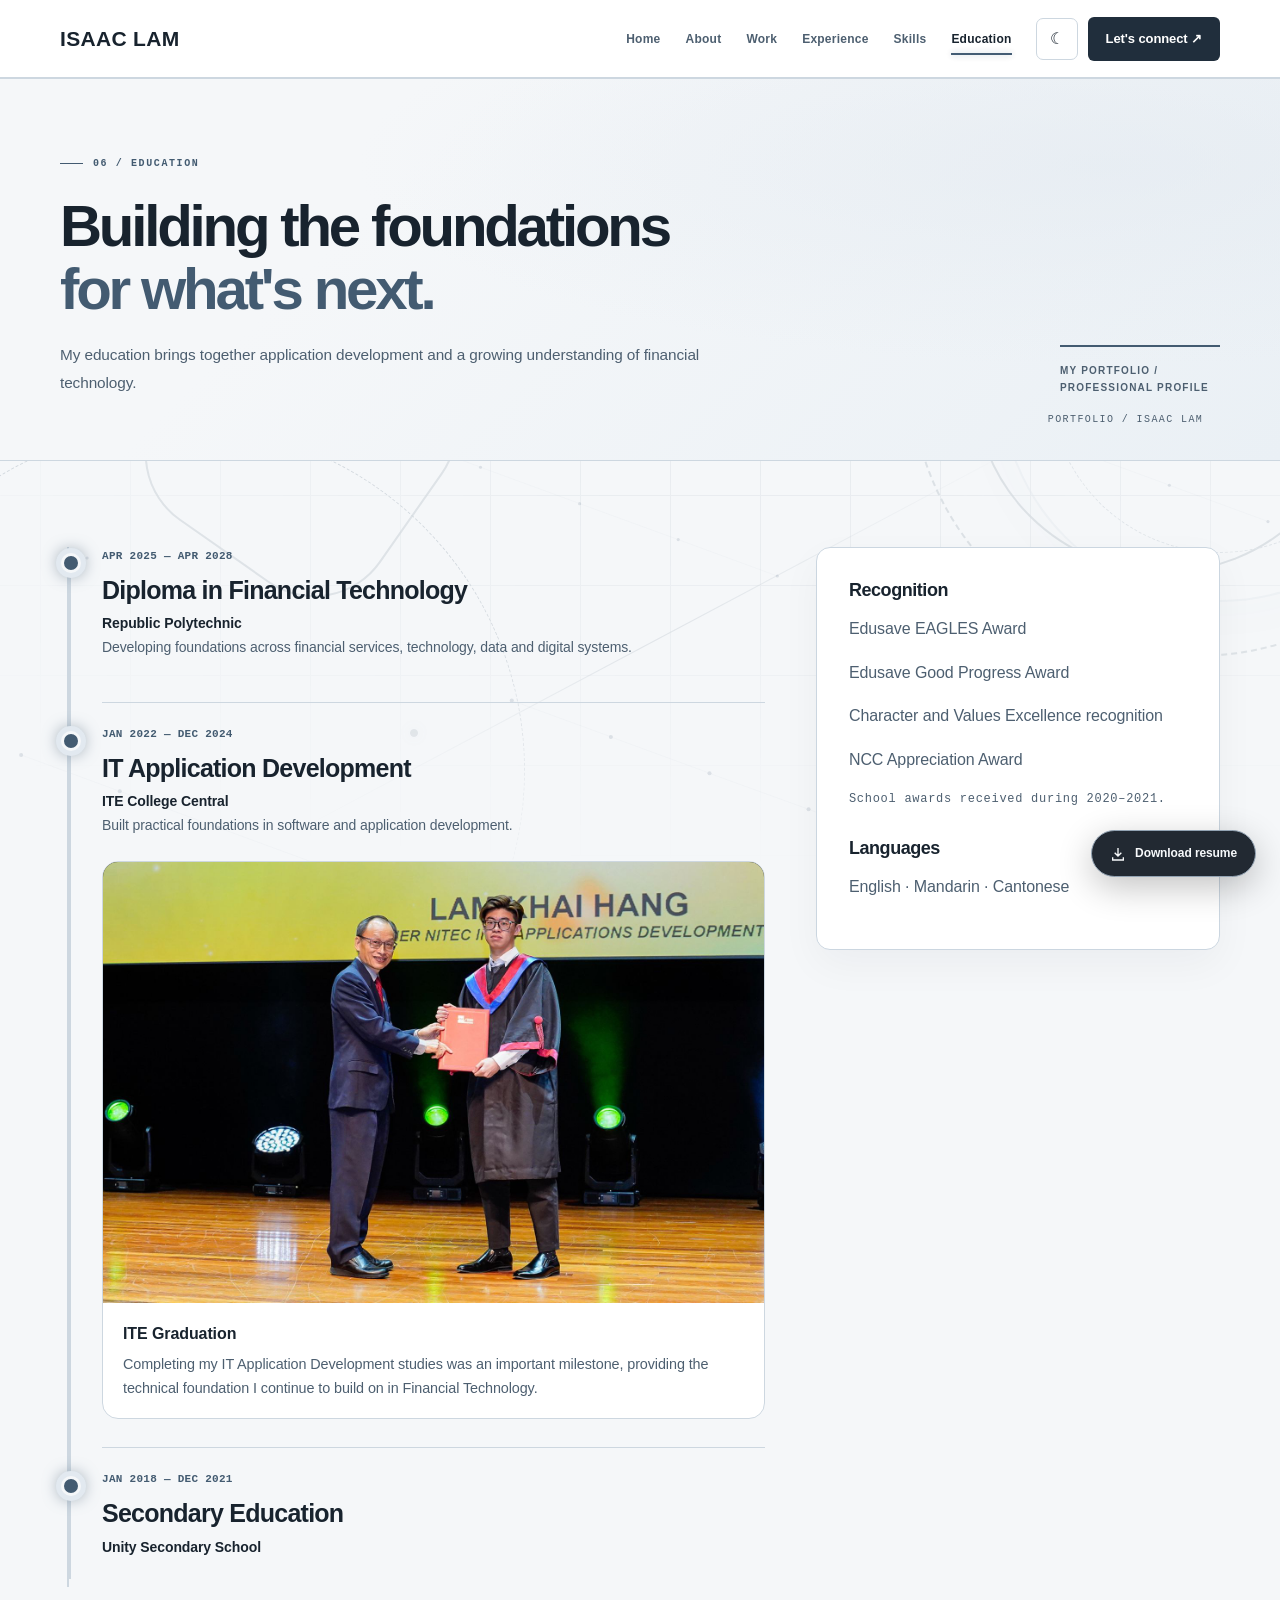
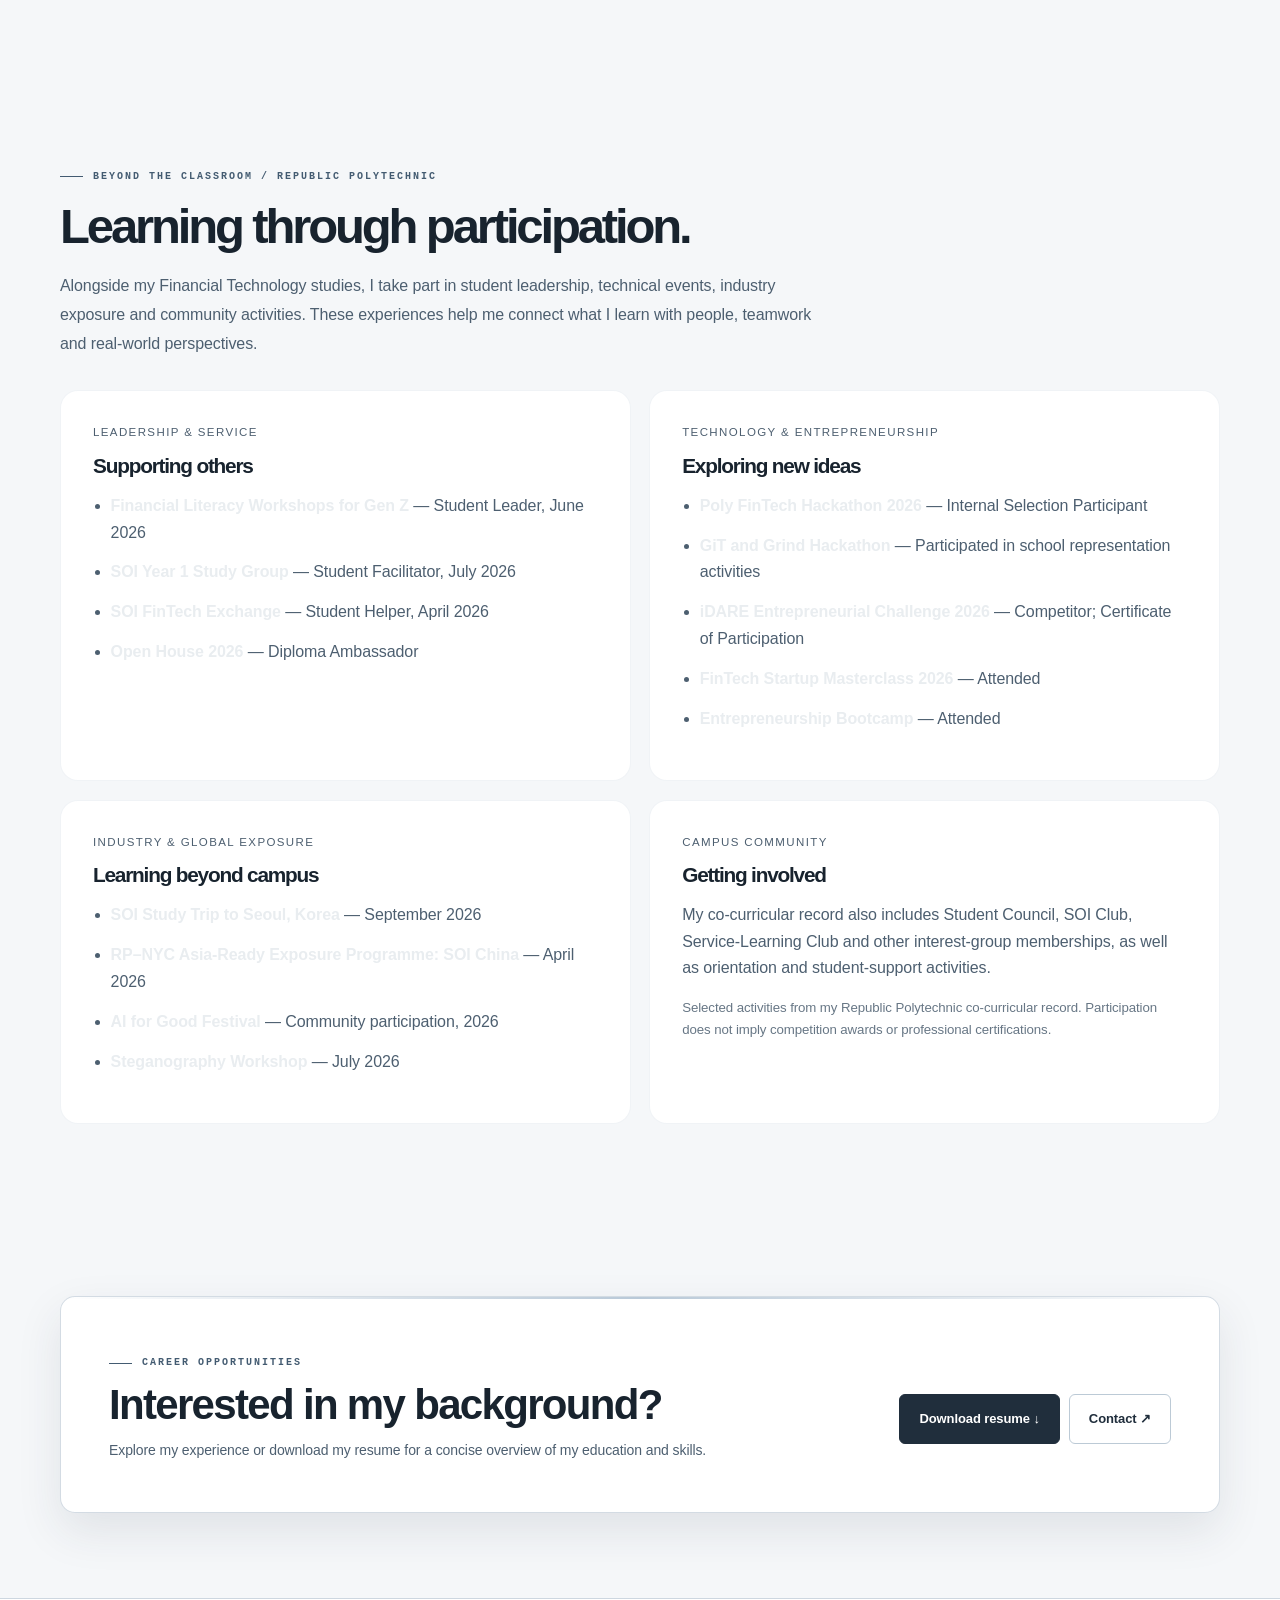
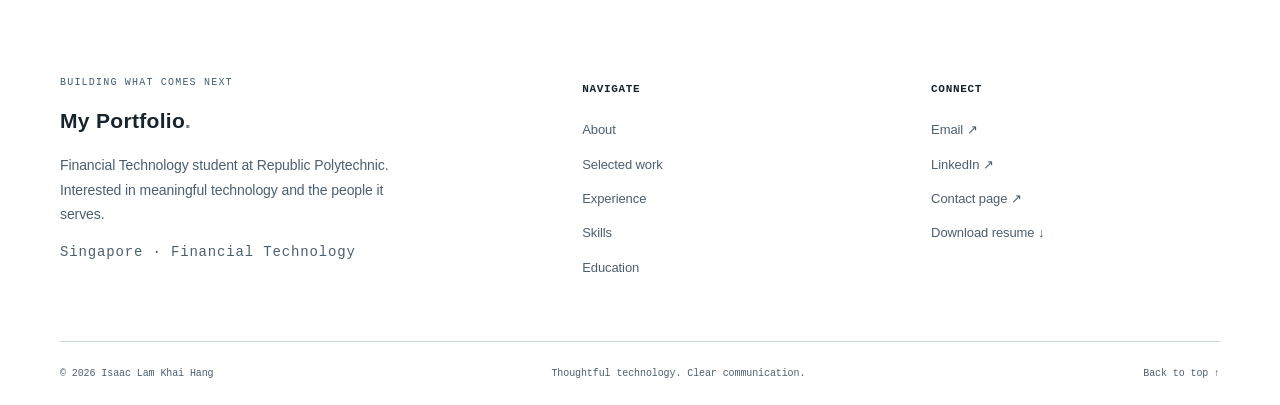
<file: education.html>
<!DOCTYPE html>

<html lang="en">
<head>
<meta charset="utf-8"/>
<meta content="width=device-width, initial-scale=1" name="viewport"/>
<meta content="light dark" name="color-scheme"/>
<meta content="website" property="og:type"/>
<meta content="My Portfolio" property="og:site_name"/>
<meta content="Isaac Lam | My Portfolio" property="og:title"/>
<meta content="Explore Isaac Lam’s Financial Technology diploma, IT Application Development education, awards and languages." property="og:description"/>
<meta content="summary" name="twitter:card"/>
<meta content="#F6F7F8" name="theme-color"/>
<meta content="Explore Isaac Lam’s Financial Technology diploma, IT Application Development education, awards and languages." name="description"/>
<title>Education | Isaac Lam</title>
<script>
    (() => {
      let saved=null;
      try { saved=localStorage.getItem('isaac-theme'); } catch(e) {}
      document.documentElement.dataset.theme=saved==='light'||saved==='dark'
        ?saved:(matchMedia('(prefers-color-scheme: dark)').matches?'dark':'light');
    })();
  </script>
<style>

:root {
  color-scheme: light;
  --bg:#e8edef; --surface:#f2f5f5; --surface-2:#dde6e9; --ink:#23333d;
  --muted:#526570; --line:#cbd6db; --accent:#316f7a; --accent-soft:#d0e3e6;
  --nav:rgba(232,237,239,.94); --deep:#22353f; --deep-ink:#e9f2f3;
  --shadow:0 18px 45px rgba(26,47,59,.065);
}
html[data-theme="dark"] {
  color-scheme:dark;
  --bg:#1c2932; --surface:#283944; --surface-2:#324550; --ink:#e8eff0;
  --muted:#b2c4cb; --line:#405560; --accent:#a0d1d6; --accent-soft:#354e59;
  --nav:rgba(28,41,50,.95); --deep:#17232c; --deep-ink:#e9f2f3;
  --shadow:0 18px 50px rgba(0,0,0,.13);
}
*{box-sizing:border-box}
html{scroll-behavior:smooth}
body{margin:0;background:var(--bg);color:var(--ink);font:16px/1.72 "Segoe UI",Arial,sans-serif;-webkit-font-smoothing:antialiased}
a{color:inherit;text-decoration:none}
button,input,textarea{font:inherit}
button{cursor:pointer}
img{max-width:100%}
:focus-visible{outline:3px solid var(--accent);outline-offset:4px}
::selection{background:var(--accent-soft)}
.container{width:min(1160px,calc(100% - 56px));margin:auto}
.skip{position:absolute;top:-100px;left:16px;padding:12px;background:var(--surface);z-index:99}
.skip:focus{top:12px}
header{position:sticky;top:0;z-index:30;background:var(--nav);border-bottom:1px solid var(--line);backdrop-filter:blur(18px)}
.nav-shell{min-height:78px;display:flex;align-items:center;justify-content:space-between;gap:24px}
.wordmark{font-weight:800;letter-spacing:-.065em;font-size:21px;white-space:nowrap}
.wordmark i{color:var(--accent);font-style:normal}
.desktop-nav{display:flex;align-items:center;gap:28px;margin-left:auto}
.desktop-nav a{font-size:13px;font-weight:650;color:var(--muted);transition:color .2s}
.desktop-nav a:hover,.desktop-nav a[aria-current=page]{color:var(--ink)}
.desktop-nav a[aria-current=page]{text-decoration:underline;text-decoration-color:var(--accent);text-underline-offset:10px;text-decoration-thickness:2px}
.nav-right{display:flex;align-items:center;gap:10px}
.icon-btn{width:42px;height:42px;border:1px solid var(--line);border-radius:11px;background:var(--surface);color:var(--ink);display:grid;place-items:center}
.nav-cta{padding:10px 18px;border-radius:11px;background:var(--ink);color:var(--bg);font-size:13px;font-weight:700;white-space:nowrap}
.menu-btn{display:none}
.mobile-nav{display:none}
.progress{height:2px;position:absolute;bottom:-1px;left:0;right:0;background:var(--accent);transform:scaleX(0);transform-origin:left;pointer-events:none}
main{min-height:55vh}
.hero{position:relative;overflow:hidden;border-bottom:1px solid var(--line)}
.hero:before,.page-top:before{content:"";position:absolute;inset:0;pointer-events:none;background:radial-gradient(ellipse at 87% 23%,var(--accent-soft),transparent 48%);opacity:.55}
.hero-layout{min-height:615px;display:grid;grid-template-columns:1.1fr .9fr;gap:44px;align-items:center;position:relative}
.hero-copy{padding:80px 0}
.eyebrow{display:inline-flex;align-items:center;gap:10px;font-size:11px;font-weight:800;letter-spacing:.17em;text-transform:uppercase;color:var(--accent)}
.eyebrow:before{content:"";width:23px;height:1px;background:currentColor}
h1,h2,h3,p{margin-top:0}
h1,h2,h3{line-height:1.13;letter-spacing:-.058em}
h1{font-size:clamp(45px,5.9vw,78px);font-weight:740;margin:20px 0 24px;text-wrap:balance}
h1 .accent{color:var(--accent)}
h2{font-size:clamp(32px,3.9vw,49px);font-weight:730;margin:13px 0 18px;text-wrap:balance}
h3{font-size:22px;font-weight:720;margin:0 0 10px}
p{color:var(--muted)}
.lead{font-size:17px;line-height:1.9;max-width:610px}
.actions{display:flex;gap:12px;flex-wrap:wrap;margin-top:30px}
.btn{display:inline-flex;align-items:center;justify-content:center;gap:14px;padding:13px 19px;min-height:49px;border:1px solid var(--line);border-radius:10px;font-size:13px;font-weight:750;transition:transform .2s,background .2s,border-color .2s}
.btn:hover{transform:translateY(-2px)}
.btn.primary{background:var(--ink);border-color:var(--ink);color:var(--bg)}
.btn.secondary{background:var(--surface);color:var(--ink)}
.portrait-stage{height:530px;align-self:end;position:relative;display:flex;align-items:end;justify-content:center}
.portrait-stage:before{content:"";position:absolute;width:min(100%,435px);aspect-ratio:1;border-radius:50%;bottom:40px;background:var(--surface-2);border:1px solid var(--line);box-shadow:0 0 0 22px var(--accent-soft)}
.portrait-stage img{height:96%;width:100%;object-fit:contain;object-position:bottom;position:relative;filter:drop-shadow(0 12px 20px rgba(0,0,0,.09))}
.portrait-note{position:absolute;right:0;top:75px;color:var(--muted);font-size:11px;letter-spacing:.1em;writing-mode:vertical-rl}
.trust-strip{border-bottom:1px solid var(--line);background:var(--surface)}
.trust-items{display:flex;justify-content:space-between;gap:20px;flex-wrap:wrap;padding:19px 0;font-size:11px;font-weight:750;letter-spacing:.07em;text-transform:uppercase;color:var(--muted)}
.section{padding:92px 0}
.section.alt{background:var(--surface)}
.section-heading{display:flex;justify-content:space-between;align-items:end;gap:35px;margin-bottom:38px}
.section-heading p{max-width:420px;margin:0}
.grid{display:grid;gap:22px}
.grid.two{grid-template-columns:repeat(2,minmax(0,1fr))}
.grid.three{grid-template-columns:repeat(3,minmax(0,1fr))}
.card{padding:30px;background:var(--surface);border:1px solid var(--line);border-radius:16px;box-shadow:var(--shadow);transition:transform .22s,border-color .22s}
.alt .card{background:var(--bg)}
.card:hover{transform:translateY(-3px);border-color:var(--accent)}
.card .number{font-size:12px;font-weight:800;letter-spacing:.12em;color:var(--accent);margin-bottom:32px}
.card p{font-size:14px;margin:0}
.card h3{font-size:21px}
.tags{display:flex;gap:8px;flex-wrap:wrap;margin-top:20px}
.tag{display:inline-flex;padding:5px 10px;border:1px solid var(--line);border-radius:100px;font-size:11px;font-weight:650;color:var(--muted)}
.project{overflow:hidden;background:var(--surface);border:1px solid var(--line);border-radius:16px;transition:transform .22s,border-color .22s;display:block}
.project:hover{transform:translateY(-4px);border-color:var(--accent)}
.project-art{min-height:225px;display:flex;align-items:center;justify-content:center;padding:28px;position:relative;overflow:hidden;background:var(--surface-2)}
.project-art:before{content:"";width:270px;height:270px;border:1px solid var(--accent);opacity:.28;border-radius:50%;position:absolute;transform:translate(110px,75px)}
.project-art:after{content:"";width:175px;height:175px;border:1px solid var(--accent);opacity:.22;border-radius:50%;position:absolute;transform:translate(-130px,-75px)}
.project-art strong{font-size:clamp(28px,3vw,42px);font-weight:760;letter-spacing:-.07em;line-height:1.1;text-align:center;position:relative;z-index:1;max-width:320px}
.project-art.b{background:color-mix(in srgb,var(--surface-2) 75%,var(--accent-soft))}
.project-art.c{background:color-mix(in srgb,var(--surface-2) 55%,var(--bg))}
.project-info{padding:27px}
.project-info .meta{font-size:11px;letter-spacing:.11em;font-weight:800;color:var(--accent);text-transform:uppercase}
.project-info h3{margin:9px 0}
.project-info p{font-size:14px;min-height:60px}
.project-link{display:flex;justify-content:space-between;border-top:1px solid var(--line);padding-top:15px;margin-top:20px;color:var(--accent);font-size:12px;font-weight:800}
.page-top{position:relative;overflow:hidden;border-bottom:1px solid var(--line);padding:95px 0 77px}
.page-top .container{position:relative}
.page-top h1{max-width:900px;font-size:clamp(42px,5.2vw,69px)}
.page-top p{max-width:700px;font-size:17px;line-height:1.9}
.two-col{display:grid;grid-template-columns:minmax(0,1.4fr) minmax(260px,.8fr);gap:70px;align-items:start}
.prose{max-width:760px}
.prose p{font-size:16px;line-height:2}
.detail-box{border:1px solid var(--line);background:var(--surface);border-radius:15px;padding:28px}
.detail-box h3{font-size:18px}
.fact{padding:12px 0;border-bottom:1px solid var(--line);display:flex;justify-content:space-between;gap:12px;font-size:13px}
.fact:last-child{border:0}
.fact span:first-child{color:var(--muted)}
.fact span:last-child{text-align:right;font-weight:700}
.timeline{border-left:1px solid var(--line);padding-left:32px;margin-left:7px}
.entry{position:relative;padding-bottom:40px}
.entry:last-child{padding-bottom:0}
.entry:before{content:"";position:absolute;left:-39px;top:6px;width:13px;height:13px;background:var(--accent);border:3px solid var(--bg);border-radius:50%}
.entry .date{color:var(--accent);font-size:11px;font-weight:800;letter-spacing:.1em;text-transform:uppercase}
.entry h3{margin:9px 0 5px}
.entry .role{font-weight:650;color:var(--ink);font-size:14px}
.entry p,.entry li{font-size:14px}
.entry ul{color:var(--muted);padding-left:20px}
.skill-pills{display:flex;gap:10px;flex-wrap:wrap}
.skill-pills span{background:var(--accent-soft);border:1px solid var(--line);padding:10px 13px;border-radius:9px;font-size:13px;font-weight:650}
.highlight-band{background:var(--deep);color:var(--deep-ink);padding:75px 0}
.highlight-band p{color:#c2d2d7}
.highlight-band .eyebrow{color:#9fcdd2}
.highlight-band h2{color:var(--deep-ink)}
.highlight-band .btn.primary{background:#b7dfe2;color:#1b2c35;border-color:#b7dfe2}
.cta-strip{display:flex;align-items:center;justify-content:space-between;gap:28px}
.cta-strip p{margin:0}
footer{background:var(--surface);border-top:1px solid var(--line)}
.footer-main{padding:65px 0 54px;display:grid;grid-template-columns:1.6fr 1fr 1fr;gap:60px}
.footer-main .wordmark{display:inline-block;margin-bottom:14px}
.footer-main p{font-size:14px;max-width:330px}
.footer-main h4{font-size:11px;text-transform:uppercase;letter-spacing:.13em;margin:3px 0 20px}
.footer-links{display:flex;flex-direction:column;align-items:start;gap:12px}
.footer-links a{font-size:13px;color:var(--muted)}
.footer-links a:hover{color:var(--accent)}
.footer-bottom{display:flex;justify-content:space-between;gap:20px;flex-wrap:wrap;border-top:1px solid var(--line);padding:23px 0;font-size:12px;color:var(--muted)}
.form{display:grid;gap:18px}
.form label{display:block;font-size:13px;font-weight:700;margin-bottom:7px}
.form input,.form textarea{width:100%;padding:13px 15px;border:1px solid var(--line);border-radius:10px;background:var(--surface);color:var(--ink)}
.form textarea{min-height:150px;resize:vertical}
.contact-link{display:block;padding:17px 0;border-bottom:1px solid var(--line);overflow-wrap:anywhere}
.contact-link small{display:block;color:var(--muted);font-size:11px;letter-spacing:.1em;text-transform:uppercase}
.contact-link strong{font-size:16px}
.note{font-size:12px;color:var(--muted)}
.reveal{opacity:0;transform:translateY(14px);transition:opacity .55s ease,transform .55s ease}
.reveal.visible{opacity:1;transform:none}
@media(max-width:920px){
  .desktop-nav{gap:14px}
  .desktop-nav a{font-size:12px}
  .hero-layout{gap:10px}
  .two-col{gap:35px}
}
@media(max-width:760px){
  .container{width:min(100% - 36px,1160px)}
  .nav-shell{min-height:69px}
  .desktop-nav{display:none}
  .nav-cta{display:none}
  .menu-btn{display:grid}
  .mobile-nav.open{display:flex;flex-direction:column;padding:12px 18px 20px;border-top:1px solid var(--line)}
  .mobile-nav a{padding:12px 10px;font-size:14px;color:var(--ink);font-weight:650}
  .mobile-nav a[aria-current=page]{color:var(--accent)}
  .hero-layout{display:flex;flex-direction:column;align-items:stretch;min-height:0}
  .hero-copy{padding:67px 0 25px}
  .portrait-stage{height:330px;width:100%}
  .portrait-stage:before{width:285px;bottom:24px;box-shadow:0 0 0 13px var(--accent-soft)}
  .portrait-stage img{max-height:340px}
  .portrait-note{display:none}
  .section{padding:67px 0}
  .section-heading{display:block}
  .section-heading p{margin-top:10px}
  .grid.two,.grid.three,.two-col{grid-template-columns:1fr}
  .page-top{padding:69px 0 53px}
  .footer-main{grid-template-columns:1fr 1fr;gap:34px}
  .footer-main>div:first-child{grid-column:1/-1}
  .cta-strip{display:block}
  .cta-strip .btn{margin-top:22px}
}
@media(prefers-reduced-motion:reduce){
  *,*:before,*:after{scroll-behavior:auto!important;animation:none!important;transition:none!important}
  .reveal{opacity:1;transform:none}
  .progress{display:none}
}


/* EDITORIAL + DIGITAL STUDIO — FINAL DESIGN SYSTEM */
:root{--display:'Segoe UI Variable Display','Aptos Display','Segoe UI',Arial,sans-serif;--mono:'Cascadia Code','SFMono-Regular',Consolas,monospace;--radius:12px;--accent-ink:#1f5f6a}
html[data-theme=dark]{--accent-ink:#a0d1d6}
body{font-family:'Aptos','Segoe UI',Arial,sans-serif;letter-spacing:-.009em}
h1,h2,h3,.wordmark{font-family:var(--display)}
h1{font-weight:760;line-height:1.035;letter-spacing:-.07em}
h2{font-weight:750;letter-spacing:-.064em}
.eyebrow,.number,.date,.meta,.trust-items,.footer-main h4,.note{font-family:var(--mono);letter-spacing:.06em}
header{box-shadow:0 5px 30px rgba(15,35,45,.035)}
.nav-shell{min-height:83px}
.wordmark{font-size:22px}
.desktop-nav{gap:25px}
.desktop-nav a{font-size:13px}
.nav-cta{border-radius:7px;padding:11px 18px}
.icon-btn{border-radius:7px}
.hero{background-image:linear-gradient(to right,transparent calc(50% - .5px),var(--line) 50%,transparent calc(50% + .5px));background-size:100% 100%}
.hero:after{content:'EST. 2025  /  SINGAPORE';position:absolute;left:28px;bottom:26px;font:10px var(--mono);letter-spacing:.15em;color:var(--muted);writing-mode:vertical-rl;transform:rotate(180deg);opacity:.65}
.hero-layout{min-height:650px;grid-template-columns:1.12fr .88fr}
.hero-copy{padding:90px 0 94px}
.hero-copy h1{font-size:clamp(49px,6.1vw,83px);margin-top:28px;margin-bottom:26px}
.hero-copy .lead{max-width:590px;font-size:17px}
.hero-intro{display:flex;gap:16px;align-items:center;margin-top:40px;color:var(--muted);font:11px var(--mono);letter-spacing:.07em}
.hero-intro:before{content:'';width:43px;height:1px;background:var(--accent)}
.portrait-stage{height:560px}
.portrait-stage:before{border-radius:43% 43% 4% 4%;width:min(95%,430px);height:400px;aspect-ratio:auto;bottom:0;box-shadow:0 0 0 1px var(--line),0 0 0 19px color-mix(in srgb,var(--accent-soft) 45%,transparent);background:linear-gradient(145deg,var(--accent-soft),var(--surface-2))}
.portrait-stage img{height:98%;object-position:bottom}
.portrait-note{right:4px;top:30px}
.trust-items{font-size:10px;gap:22px}
.section{padding:105px 0}
.section-heading{margin-bottom:45px}
.section-heading h2{margin-bottom:0}
.section-heading .eyebrow{margin-bottom:12px}
.card{border-radius:11px;box-shadow:none;position:relative;overflow:hidden;padding:34px}
.card:before{content:'';position:absolute;top:0;left:0;width:0;height:2px;background:var(--accent);transition:width .3s ease}
.card:hover:before{width:100%}
.card .number{font-size:11px;margin-bottom:38px}
.project{border-radius:11px}
.project-art{min-height:244px;background:linear-gradient(150deg,var(--surface-2),var(--accent-soft));border-bottom:1px solid var(--line)}
.project-art strong{font-size:clamp(28px,2.7vw,40px)}
.project-art:before{width:300px;height:300px;transform:translate(95px,75px)}
.project-info{padding:30px}
.project-info h3{font-size:21px}
.project-info .meta{font-size:10px}
.page-top{padding:110px 0 87px}
.page-top:after{content:'PORTFOLIO  /  ISAAC LAM';position:absolute;right:6%;bottom:35px;font:10px var(--mono);letter-spacing:.14em;color:var(--muted)}
.page-top h1{font-size:clamp(45px,5.6vw,76px)}
.detail-box{border-radius:10px;box-shadow:0 12px 36px rgba(10,32,42,.035)}
.highlight-band{position:relative;overflow:hidden}
.highlight-band:after{content:'';position:absolute;width:480px;height:480px;right:-100px;top:-170px;border:1px solid rgba(170,220,225,.18);border-radius:50%;box-shadow:0 0 0 70px rgba(170,220,225,.025),0 0 0 140px rgba(170,220,225,.025);pointer-events:none}
.highlight-band .container{position:relative;z-index:1}
.footer-main{padding:78px 0 62px}
.footer-main .wordmark{font-size:26px}
.footer-bottom{font-family:var(--mono);font-size:10px}
.section-index{display:flex;align-items:center;gap:13px;color:var(--accent);font:10px var(--mono);letter-spacing:.12em;margin-bottom:14px}
.section-index:after{content:'';height:1px;background:var(--line);width:46px}
.editorial-feature{display:grid;grid-template-columns:1fr 1fr;border:1px solid var(--line);background:var(--surface);border-radius:12px;overflow:hidden}
.editorial-feature .feature-copy{padding:clamp(30px,5vw,68px);display:flex;flex-direction:column;justify-content:center}
.editorial-feature .feature-copy p{font-size:15px;line-height:1.95}
.editorial-feature .feature-copy h2{font-size:clamp(31px,3.5vw,49px)}
.feature-visual{position:relative;min-height:420px;background:var(--deep);overflow:hidden;display:flex;flex-direction:column;justify-content:center;padding:clamp(28px,5vw,55px)}
.feature-visual:before{content:'';position:absolute;inset:0;background:linear-gradient(rgba(165,218,224,.065) 1px,transparent 1px),linear-gradient(90deg,rgba(165,218,224,.065) 1px,transparent 1px);background-size:37px 37px;mask-image:linear-gradient(130deg,transparent,#000 60%)}
.feature-visual:after{content:'';position:absolute;right:-110px;bottom:-130px;width:350px;height:350px;border:1px solid rgba(170,220,225,.3);border-radius:50%;box-shadow:0 0 0 65px rgba(170,220,225,.04),0 0 0 130px rgba(170,220,225,.025)}
.feature-visual .visual-top{position:relative;color:#a4d1d6;font:11px var(--mono);letter-spacing:.1em}
.feature-visual .visual-title{position:relative;z-index:1;color:#e9f2f3;font-size:clamp(29px,3.2vw,47px);font-weight:750;letter-spacing:-.06em;line-height:1.18;margin:28px 0}
.feature-visual .visual-bottom{position:relative;z-index:1;color:#b3cdd3;font:11px var(--mono);line-height:1.9}
.editorial-stats{display:grid;grid-template-columns:repeat(3,1fr);border:1px solid var(--line);border-radius:10px;overflow:hidden;margin-top:40px}
.editorial-stats>div{padding:23px 28px;background:var(--surface);border-right:1px solid var(--line)}
.editorial-stats>div:last-child{border-right:0}
.editorial-stats strong{display:block;font-size:23px;line-height:1.2;letter-spacing:-.045em}
.editorial-stats span{display:block;margin-top:8px;color:var(--muted);font:10px var(--mono);text-transform:uppercase;letter-spacing:.04em}
.footer-kicker{color:var(--accent);font:10px var(--mono);letter-spacing:.12em;margin-bottom:15px}
@media(max-width:760px){.hero{background-image:none}.hero:after{display:none}.hero-copy{padding:72px 0 30px}.hero-copy h1{font-size:clamp(44px,10vw,66px)}.hero-intro{margin-top:28px}.portrait-stage{height:340px}.portrait-stage:before{height:270px;width:min(80%,290px)}.section{padding:72px 0}.page-top{padding:75px 0 67px}.page-top:after{display:none}.editorial-feature{grid-template-columns:1fr}.feature-visual{min-height:330px}.editorial-stats{grid-template-columns:1fr}.editorial-stats>div{border-right:0;border-bottom:1px solid var(--line)}.editorial-stats>div:last-child{border-bottom:0}.nav-shell{min-height:70px}}

  
/* Ambient FinTech motion: decorative only, intentionally 10–20% opacity. */
body{isolation:isolate}
.ambient-scene{position:fixed;inset:0;overflow:hidden;z-index:-1;pointer-events:none;opacity:.16}
.ambient-grid{position:absolute;inset:-25%;background-image:linear-gradient(to right,var(--accent) 1px,transparent 1px),linear-gradient(to bottom,var(--accent) 1px,transparent 1px);background-size:95px 95px;mask-image:radial-gradient(ellipse at 60% 40%,black,transparent 70%);animation:grid-drift 45s linear infinite}
.ambient-orbit{position:absolute;border:1px solid var(--accent);border-radius:50%;width:clamp(290px,45vw,680px);aspect-ratio:1;right:-16%;top:9%;animation:orbit-breathe 18s ease-in-out infinite alternate}
.ambient-orbit.two{width:clamp(180px,30vw,430px);right:-6%;top:21%;animation-duration:24s;animation-direction:alternate-reverse}
.ambient-ring{position:absolute;left:-13%;bottom:-24%;width:clamp(320px,54vw,750px);aspect-ratio:1;border:1px dashed var(--accent);border-radius:50%;animation:slow-spin 100s linear infinite}
.ambient-line{position:absolute;height:1px;width:70vw;background:linear-gradient(90deg,transparent,var(--accent),transparent);transform:rotate(-28deg);left:15%;top:72%;animation:line-sway 17s ease-in-out infinite alternate}
.ambient-line.two{top:23%;left:-28%;width:58vw;animation-delay:-7s}
.ambient-node{position:absolute;width:8px;height:8px;border:1px solid var(--accent);border-radius:50%;box-shadow:0 0 0 12px color-mix(in srgb,var(--accent) 15%,transparent);animation:node-float 13s ease-in-out infinite alternate}
.ambient-node.a{left:11%;top:20%}.ambient-node.b{left:74%;top:62%;animation-delay:-5s}.ambient-node.c{left:32%;top:81%;animation-delay:-9s}
@keyframes grid-drift{to{transform:translate3d(95px,95px,0)}}
@keyframes orbit-breathe{to{transform:translate(-35px,40px) scale(1.1)}}
@keyframes slow-spin{to{transform:rotate(360deg)}}
@keyframes line-sway{to{transform:rotate(-22deg) translateY(-45px)}}
@keyframes node-float{to{transform:translate(22px,-35px)}}
@keyframes intro-up{from{opacity:0;transform:translateY(25px)}to{opacity:1;transform:translateY(0)}}
@keyframes portrait-enter{from{opacity:0;transform:translate(18px,25px) scale(.97)}to{opacity:1;transform:translate(0,0) scale(1)}}
@keyframes sheen{to{transform:translateX(360%) skewX(-22deg)}}
@keyframes accent-pulse{50%{box-shadow:0 0 0 9px color-mix(in srgb,var(--accent) 8%,transparent)}}
.hero-copy>.eyebrow{animation:intro-up .75s both}
.hero-copy h1{animation:intro-up .85s .12s both}
.hero-copy .lead{animation:intro-up .85s .24s both}
.hero-copy .actions{animation:intro-up .8s .36s both}
.hero-intro{animation:intro-up .8s .47s both}
.portrait-stage{animation:portrait-enter 1.05s .16s both}
.page-top .container>.eyebrow{animation:intro-up .7s both}
.page-top h1{animation:intro-up .85s .12s both}
.page-top p{animation:intro-up .85s .23s both}
.btn,.nav-cta{position:relative;overflow:hidden;transition:transform .25s ease,box-shadow .25s ease,border-color .25s ease}
.btn:after,.nav-cta:after{content:"";position:absolute;inset:0;width:32%;background:linear-gradient(90deg,transparent,rgba(255,255,255,.19),transparent);transform:translateX(-230%) skewX(-22deg);pointer-events:none}
.btn:hover:after,.nav-cta:hover:after{animation:sheen .8s ease-out both}
.btn:hover,.nav-cta:hover{transform:translateY(-3px);box-shadow:0 10px 22px rgba(30,60,70,.12)}
.card,.project,.timeline-item,.editorial-feature{transition:transform .35s cubic-bezier(.2,.8,.2,1),box-shadow .35s ease,border-color .35s ease}
.card:hover,.project:hover{transform:translateY(-7px);box-shadow:0 18px 40px rgba(25,53,67,.12)}
.project-art strong{transition:transform .45s cubic-bezier(.2,.8,.2,1)}
.project:hover .project-art strong{transform:translateY(-5px) scale(1.035)}
.project-art:before{animation:orbit-breathe 12s ease-in-out infinite alternate}
.project-art:after{animation:orbit-breathe 16s ease-in-out infinite alternate-reverse}
.icon-btn{transition:transform .25s ease,background .25s ease,border-color .25s ease}
.icon-btn:hover{transform:rotate(-8deg);border-color:var(--accent)}
.wordmark{letter-spacing:-.045em}
.wordmark .mark-accent{color:var(--accent)}
.reveal{transform:translateY(27px);transition:opacity .75s ease,transform .75s cubic-bezier(.2,.8,.2,1)}
.reveal.visible{transform:translateY(0)}
@media(max-width:760px){.ambient-grid{background-size:70px 70px}.ambient-orbit{right:-65%}.ambient-scene{opacity:.12}}
@media(prefers-reduced-motion:reduce){
 .ambient-scene *,.hero-copy>*,.portrait-stage,.page-top .container>*,.project-art:before,.project-art:after{animation:none!important}
 .reveal{opacity:1!important;transform:none!important}
}

  
/* PROFESSIONAL REDESIGN — warm editorial finance */
:root{
  --bg:#f5f4f0;--surface:#ffffff;--surface-2:#eaece9;--ink:#172b37;
  --muted:#53636b;--line:#d6dddb;--accent:#236c72;--accent-soft:#dceae7;
  --nav:rgba(245,244,240,.94);--deep:#142b36;--deep-ink:#f5f4f0;
  --shadow:0 18px 48px rgba(20,43,54,.065);
}
html[data-theme="dark"]{
  --bg:#111f29;--surface:#1b2c37;--surface-2:#263943;--ink:#f3f1e9;
  --muted:#b2c0c4;--line:#354851;--accent:#87c9c0;--accent-soft:#274c51;
  --nav:rgba(17,31,41,.94);--deep:#0b1821;--deep-ink:#f5f4f0;
  --shadow:0 18px 48px rgba(0,0,0,.18);
}
body{letter-spacing:-.006em}
.container{width:min(1200px,calc(100% - 72px))}
header{box-shadow:0 3px 18px rgba(15,39,49,.025)}
.nav-shell{min-height:82px}
.wordmark{font-size:22px!important;font-weight:760!important;letter-spacing:-.055em!important}
.desktop-nav a{font-size:12px;letter-spacing:.02em}
.nav-cta{border-radius:6px!important;background:var(--accent)!important;color:#fff!important}
.btn{border-radius:6px!important;transition:transform .3s ease,box-shadow .3s ease,background .3s ease!important}
.btn:hover{transform:translateY(-3px);box-shadow:0 10px 24px rgba(24,64,72,.13)}
.btn.primary{background:var(--accent)!important;color:#fff!important}
.eyebrow{letter-spacing:.2em;font-size:10px}
.hero{background:linear-gradient(115deg,var(--bg) 0%,var(--bg) 58%,var(--accent-soft) 140%);isolation:isolate}
.hero-layout{min-height:680px;grid-template-columns:minmax(0,1.08fr) minmax(0,.92fr);gap:64px}
.hero-copy h1{font-size:clamp(54px,6vw,91px);line-height:1.04;letter-spacing:-.065em;max-width:780px}
.hero-copy .lead{font-size:17px;line-height:1.85;max-width:575px}
.hero-intro{letter-spacing:.14em;font-size:10px}
.portrait-stage{border-radius:16px!important;overflow:hidden;box-shadow:0 28px 65px rgba(13,44,54,.12);transition:transform .7s cubic-bezier(.2,.8,.2,1)}
.portrait-stage:hover{transform:translateY(-7px)}
.portrait-stage:before{opacity:.65}
.section{padding-top:112px;padding-bottom:112px}
.section-heading{margin-bottom:42px}
.section-heading h2,.feature-copy h2{letter-spacing:-.055em;line-height:1.1}
.card{border-radius:12px!important;background:var(--surface);border:1px solid var(--line);padding:34px!important}
.card h3{letter-spacing:-.035em}
.card:hover{transform:translateY(-6px);box-shadow:0 22px 50px rgba(22,52,62,.09);border-color:var(--accent)}
.editorial-feature{border-radius:16px!important;overflow:hidden}
.feature-visual{background:linear-gradient(145deg,#173843,#236b72)!important}
.feature-visual:after{content:"";position:absolute;inset:0;background:repeating-linear-gradient(0deg,transparent 0 45px,rgba(255,255,255,.045) 46px 47px);pointer-events:none}
.project{border-radius:12px!important;overflow:hidden;background:var(--surface);border:1px solid var(--line)}
.project-art{background:linear-gradient(130deg,#193943,#367b80)!important}
.project-art.b{background:linear-gradient(130deg,#314d52,#668e88)!important}
.project-art.c{background:linear-gradient(130deg,#213c4e,#547a91)!important}
.project-info{padding:30px}
.project:hover{transform:translateY(-6px);border-color:var(--accent)}
.bento-work{display:grid;grid-template-columns:1.12fr .88fr;gap:22px}
.bento-work>.project:first-child{grid-row:span 2}
.bento-work>.project:first-child .project-art{min-height:420px}
.bento-work>.project:not(:first-child){display:grid;grid-template-columns:.8fr 1.2fr}
.bento-work>.project:not(:first-child) .project-art{min-height:235px}
.bento-work>.project:not(:first-child) .project-info{padding:22px}
.bento-work>.project:not(:first-child) .project-art strong{font-size:clamp(18px,2vw,29px)}
.bento-work>.project{height:100%}
.bento-work .project-info{display:flex;flex-direction:column}
.bento-work .project-link{margin-top:auto}
.page-top{background:linear-gradient(120deg,var(--bg),var(--accent-soft) 180%)}
.page-top h1{letter-spacing:-.06em}
.highlight-band{background:var(--deep)!important}
footer{border-top:1px solid var(--line)}
.ambient-scene{opacity:.13!important;z-index:0!important}
body>header,body>main,body>footer{position:relative;z-index:1}
body>header{z-index:30}
.ambient-orbit{border-style:dashed}
.ambient-orbit.two{border-style:solid}
.ambient-grid{background-size:110px 110px;animation-duration:65s}
.ambient-node{width:6px;height:6px}
.ambient-accent{position:absolute;left:13%;top:34%;width:270px;height:270px;border:1px solid var(--accent);border-radius:30%;transform:rotate(35deg);animation:ambient-turn 32s ease-in-out infinite alternate}
.ambient-accent.two{left:64%;top:68%;width:180px;height:180px;border-radius:50%;animation-delay:-12s}
@keyframes ambient-turn{to{transform:translate(50px,-55px) rotate(75deg)}}
@keyframes float-portrait{0%,100%{transform:translateY(0)}50%{transform:translateY(-8px)}}
.hero-copy h1{animation:intro-up .9s .12s both}
.hero-copy .lead{animation:intro-up .9s .25s both}
.hero-copy .actions{animation:intro-up .9s .36s both}
.project-art:before,.project-art:after{opacity:.4}
@media(max-width:1050px){.bento-work{grid-template-columns:1fr 1fr}.bento-work>.project:first-child{grid-column:span 2;grid-row:auto}.bento-work>.project:first-child .project-art{min-height:270px}.bento-work>.project:not(:first-child){display:block}.bento-work>.project:not(:first-child) .project-art{min-height:190px}}
@media(max-width:980px){.desktop-nav{display:none!important}.menu-btn{display:grid!important}.mobile-nav.open{display:flex!important}}
@media(max-width:760px){
 .container{width:calc(100% - 38px)}
 .hero-layout{grid-template-columns:1fr;gap:12px;min-height:0}
 .hero-copy{padding:64px 0 22px}
 .hero-copy h1{font-size:clamp(44px,10vw,67px)}
 .hero-copy .lead{font-size:15px}
 .portrait-stage{height:340px}
 .section{padding-top:76px;padding-bottom:76px}
 .bento-work{grid-template-columns:1fr}
 .bento-work>.project:first-child{grid-column:auto}
 .bento-work>.project:first-child .project-art{min-height:230px}
 .bento-work>.project:not(:first-child) .project-art{min-height:190px}
 .ambient-accent{display:none}
 .ambient-scene{opacity:.1!important}
 .card:hover,.project:hover,.portrait-stage:hover{transform:none}
}
@media(max-width:420px){.container{width:calc(100% - 32px)}.hero-copy h1{font-size:41px}.portrait-stage{height:290px}}
@media(prefers-reduced-motion:reduce){.ambient-accent,.hero-copy h1,.hero-copy .lead,.hero-copy .actions{animation:none!important}}


/* FinTech Professional Edition: editorial components and accessible interactions */
:root{--motion-ease:cubic-bezier(.22,1,.36,1)}
:focus-visible{outline:3px solid var(--accent);outline-offset:4px}
.skip-link{position:fixed;z-index:1000;top:12px;left:12px;transform:translateY(-150%);padding:12px 18px;background:var(--ink);color:var(--bg);border-radius:6px}
.skip-link:focus{transform:translateY(0)}
html{scroll-padding-top:100px}
body{overflow-x:clip}
img{max-width:100%;height:auto}
button,a{-webkit-tap-highlight-color:transparent}
.ambient-scene{opacity:.12!important}
.ambient-scene .ambient-grid{animation-duration:90s}
.ambient-scene .ambient-orbit{animation-duration:27s}
.ambient-scene .ambient-line{animation-duration:25s}
.hero-copy .hero-overline{display:flex;align-items:center;gap:11px;font-size:11px;font-weight:750;letter-spacing:.16em;color:var(--accent);margin-bottom:22px;text-transform:uppercase}
.hero-overline:before{content:"";width:25px;height:2px;background:var(--accent)}
.hero-copy h1{font-size:clamp(48px,5.7vw,82px)}
.hero-copy .hero-description{max-width:590px}
.hero-pills{display:flex;gap:8px;flex-wrap:wrap;margin-top:25px}
.hero-pills span{font-size:11px;font-weight:650;color:var(--muted);background:var(--surface);border:1px solid var(--line);border-radius:5px;padding:7px 11px}
.hero-actions{display:flex;gap:12px;flex-wrap:wrap;margin-top:30px}
.hero-actions .btn{min-height:46px}
.hero-micro{margin-top:28px;color:var(--muted);font-size:12px;max-width:560px}
.hero-micro strong{color:var(--ink)}
.recruiter-bar{display:grid;grid-template-columns:1.5fr 1fr 1fr;gap:18px;background:var(--surface);border:1px solid var(--line);border-radius:12px;padding:24px;margin-top:26px}
.recruiter-bar>div{border-right:1px solid var(--line);padding-right:12px}
.recruiter-bar>div:last-child{border-right:0}
.recruiter-bar strong{display:block;font-size:12px;color:var(--ink);margin-bottom:4px}
.recruiter-bar span{display:block;font-size:12px;color:var(--muted)}
.recruiter-bar a{text-decoration:underline;text-underline-offset:4px}
.proof-row{display:flex;flex-wrap:wrap;gap:9px;margin:17px 0 0}
.proof-row span{font-size:11px;padding:6px 9px;border:1px solid var(--line);border-radius:4px;color:var(--muted)}
.case-grid{display:grid;grid-template-columns:repeat(3,minmax(0,1fr));gap:22px}
.case-grid .project{display:flex;flex-direction:column}
.case-grid .project-info{flex:1;display:flex;flex-direction:column}
.case-grid .project-link{margin-top:auto}
.case-grid .project-art{min-height:225px}
.case-steps{display:grid;grid-template-columns:repeat(3,minmax(0,1fr));gap:16px;margin:42px 0}
.case-step{border:1px solid var(--line);background:var(--surface);padding:24px;border-radius:10px}
.case-step .number{font-size:10px;letter-spacing:.12em;color:var(--accent);font-weight:750}
.case-step h3{font-size:20px;line-height:1.25;margin:12px 0}
.case-step p{font-size:13px;line-height:1.75;color:var(--muted);margin:0}
.case-disclosure{border-left:3px solid var(--accent);padding:16px 20px;background:var(--surface-2);border-radius:0 8px 8px 0;font-size:13px;line-height:1.7}
.case-disclosure strong{display:block;margin-bottom:5px}
.timeline{position:relative;border-left:none!important;padding-left:33px}
.timeline:before{content:"";position:absolute;left:0;top:8px;bottom:8px;width:2px;background:var(--line)}
.timeline:after{content:"";position:absolute;left:0;top:8px;height:var(--timeline-progress,0%);max-height:calc(100% - 16px);width:2px;background:var(--accent);transition:height .15s linear}
.timeline .entry:before{left:-39px;z-index:1}
.timeline .entry.is-passed:before{box-shadow:0 0 0 6px var(--accent-soft)}
.timeline .entry{scroll-margin-top:110px}
.journey-nav{display:flex;gap:8px;flex-wrap:wrap;margin:0 0 34px}
.journey-nav a{border:1px solid var(--line);background:var(--surface);border-radius:5px;padding:8px 12px;font-size:12px;color:var(--muted);transition:color .2s,background .2s}
.journey-nav a:hover,.journey-nav a:focus-visible{background:var(--accent-soft);color:var(--ink)}
.skill-explorer{border:1px solid var(--line);border-radius:13px;overflow:hidden;background:var(--surface);margin-top:40px}
.skill-explorer-intro{padding:30px 32px;border-bottom:1px solid var(--line)}
.skill-explorer-intro h2{margin:6px 0 7px;font-size:clamp(27px,3vw,40px);line-height:1.12}
.skill-explorer-intro p{margin:0;color:var(--muted);font-size:14px}
.skill-explorer-body{display:grid;grid-template-columns:235px minmax(0,1fr)}
.skill-tabs{display:flex;flex-direction:column;gap:5px;padding:14px;border-right:1px solid var(--line)}
.skill-tab{border:1px solid transparent;background:transparent;color:var(--muted);border-radius:6px;text-align:left;padding:14px;font-size:13px;font-weight:700;cursor:pointer}
.skill-tab:hover{background:var(--surface-2);color:var(--ink)}
.skill-tab[aria-selected=true]{background:var(--accent-soft);border-color:var(--accent);color:var(--ink)}
.skill-panel{padding:32px;min-height:255px}
.skill-panel[hidden]{display:none}
.skill-panel h3{font-size:clamp(24px,2.8vw,35px);line-height:1.2;margin:7px 0 15px}
.skill-panel p{max-width:600px;color:var(--muted);font-size:14px}
.skill-panel .btn{margin-top:12px}
.skill-evidence{display:flex;gap:8px;flex-wrap:wrap;margin-top:20px}
.skill-evidence span{font-size:11px;padding:6px 10px;border:1px solid var(--line);border-radius:5px}
.recruiter-cta{background:var(--surface);border:1px solid var(--line);border-radius:14px;padding:36px;display:flex;align-items:center;justify-content:space-between;gap:22px}
.recruiter-cta h2{margin:8px 0;font-size:clamp(27px,3vw,39px);line-height:1.2}
.recruiter-cta p{margin:0;max-width:580px;color:var(--muted);font-size:14px}
.recruiter-cta .actions{flex:none}
.recruiter-cta .btn{white-space:nowrap}
@media(max-width:1100px){.hero-layout{gap:30px}.desktop-nav{gap:14px}.nav-shell{gap:12px}}
@media(max-width:980px){.desktop-nav{display:none!important}.menu-btn{display:grid!important}.mobile-nav.open{display:flex!important}}
@media(max-width:860px){.case-grid{grid-template-columns:repeat(2,minmax(0,1fr))}.case-steps{grid-template-columns:1fr}.recruiter-cta{align-items:flex-start;flex-direction:column}}
@media(max-width:760px){
 .hero-layout{grid-template-columns:1fr;gap:12px;min-height:0}
 .hero-copy{padding:55px 0 15px}
 .hero-copy h1{font-size:clamp(42px,9.2vw,65px);overflow-wrap:break-word}
 .hero-copy .lead{font-size:15px}
 .portrait-stage{height:350px}
 .recruiter-bar{grid-template-columns:1fr 1fr;padding:18px}
 .recruiter-bar>div:first-child{grid-column:1/-1;border-right:0;border-bottom:1px solid var(--line);padding-bottom:12px}
 .case-grid{grid-template-columns:1fr}
 .skill-explorer-body{grid-template-columns:1fr}
 .skill-tabs{flex-direction:row;overflow-x:auto;border-right:0;border-bottom:1px solid var(--line);scrollbar-width:thin}
 .skill-tab{white-space:nowrap;flex:none}
 .skill-panel{padding:24px;min-height:230px}
 .skill-explorer-intro{padding:24px}
 .recruiter-cta{padding:24px}
 .recruiter-cta .actions{flex-wrap:wrap}
 .ambient-scene{opacity:.10!important}
 .ambient-accent,.ambient-line.two{display:none}
 .project:hover,.card:hover{transform:none;box-shadow:none}
}
@media(max-width:430px){.container{width:calc(100% - 32px)}.nav-cta{display:none}.hero-copy h1{font-size:clamp(37px,10vw,46px)}.hero-actions .btn{width:100%;justify-content:center}.portrait-stage{height:290px}.recruiter-bar{grid-template-columns:1fr}.recruiter-bar>div{grid-column:1/-1;border-right:0;border-bottom:1px solid var(--line);padding-bottom:10px}.recruiter-bar>div:last-child{border-bottom:0;padding-bottom:0}}
@media(prefers-reduced-motion:reduce){html{scroll-behavior:auto!important}.ambient-scene *,.hero-copy *,.project-art:before,.project-art:after{animation:none!important}.reveal{opacity:1!important;transform:none!important}.timeline:after{transition:none}}


/* Obsidian Black & Silver — polished monochrome visual system */
:root{
 color-scheme:light;
 --bg:#F6F7F8;--surface:#FFFFFF;--surface-2:#EAEDF0;
 --ink:#161A1E;--muted:#56616C;--line:#D9DEE3;
 --accent:#4C5B69;--accent-soft:#E5E9ED;
 --nav:rgba(246,247,248,.96);--deep:#101214;--deep-ink:#FAFAFA;
 --shadow:0 18px 48px rgba(16,18,20,.075);
}
html[data-theme="dark"]{
 color-scheme:dark;
 --bg:#0D0F11;--surface:#181C20;--surface-2:#252B30;
 --ink:#F4F6F7;--muted:#B6C0C8;--line:#3B444C;
 --accent:#C6D0D8;--accent-soft:#303940;
 --nav:rgba(13,15,17,.96);--deep:#090A0C;--deep-ink:#F8F9FA;
 --shadow:0 18px 48px rgba(0,0,0,.28);
}
body{background:var(--bg);color:var(--ink)}
.btn.primary,.nav-cta{background:#252D34!important;color:#fff!important}
html[data-theme="dark"] .btn.primary,html[data-theme="dark"] .nav-cta{background:#D3DBE1!important;color:#101214!important}
.hero{background:linear-gradient(115deg,var(--bg) 0%,var(--bg) 59%,var(--accent-soft) 150%)}
.page-top{background:linear-gradient(120deg,var(--bg),var(--accent-soft) 190%)}
.feature-visual{background:linear-gradient(145deg,#12171B,#4A535B)!important}
.project-art{background:linear-gradient(135deg,#171D22,#5B6975)!important}
.project-art.b{background:linear-gradient(130deg,#292E34,#79838B)!important}
.project-art.c{background:linear-gradient(130deg,#1B2026,#616C78)!important}
.highlight-band{background:var(--deep)!important;color:var(--deep-ink)}
.portrait-stage:before{background:var(--accent-soft)}
.ambient-scene{opacity:.11!important}
.ambient-node{background:var(--accent)}
.skill-tab[aria-selected="true"]{border-color:var(--accent)}
::selection{background:var(--accent-soft);color:var(--ink)}


/* OBSIDIAN MOTION EDITION: high-visibility, restrained silver motion */
:root{--motion-silver:#8797a6;--motion-line:rgba(150,170,188,.42);--motion-ease:cubic-bezier(.22,1,.36,1)}
html[data-theme="dark"]{--motion-silver:#d0dce7;--motion-line:rgba(201,218,234,.5)}
html{scroll-behavior:smooth}
body{overflow-x:clip}
/* Moving background is intentionally visible but never intercepts interaction. */
.ambient-scene{opacity:.35!important;z-index:0!important;mask-image:linear-gradient(to bottom,black 5%,black 70%,transparent 100%)}
.ambient-grid{opacity:.46!important;background-size:90px 90px!important;animation:ambient-pan 38s linear infinite!important}
.ambient-orbit{border-width:2px!important;opacity:.75!important;animation-duration:24s!important}
.ambient-orbit.two{animation-duration:31s!important;animation-direction:reverse!important}
.ambient-line{opacity:.65!important;animation-duration:10s!important}
.ambient-node{width:8px!important;height:8px!important;box-shadow:0 0 15px var(--motion-silver)!important;animation:node-breathe 3.2s ease-in-out infinite alternate!important}
.ambient-accent{border-width:2px!important;opacity:.7!important}
.motion-silver-orb{position:absolute;width:440px;height:440px;border:2px solid var(--motion-line);border-radius:50%;right:-160px;top:18%;animation:orb-drift 20s ease-in-out infinite alternate;box-shadow:0 0 80px rgba(110,130,155,.13)}
.motion-silver-orb:before{content:"";position:absolute;inset:47px;border:1px dashed var(--motion-silver);border-radius:50%;animation:orb-spin 26s linear infinite}
.motion-silver-orb:after{content:"";position:absolute;top:13%;left:13%;width:12px;height:12px;border-radius:50%;background:var(--motion-silver);box-shadow:0 0 24px var(--motion-silver)}
.motion-silver-beam{position:absolute;width:1px;height:65vh;left:19%;top:-15%;background:linear-gradient(transparent,var(--motion-silver),transparent);opacity:.48;transform:rotate(26deg);animation:beam-sweep 12s ease-in-out infinite alternate}
@keyframes ambient-pan{to{transform:translate3d(90px,90px,0)}}
@keyframes node-breathe{to{transform:scale(1.7);opacity:.95}}
@keyframes orb-spin{to{transform:rotate(360deg)}}
@keyframes orb-drift{to{transform:translate(-90px,65px) rotate(35deg)}}
@keyframes beam-sweep{to{transform:translateX(230px) rotate(26deg)}}
/* Cinematic text, silver sweep and staggered hero actions */
.hero-copy{position:relative;z-index:2}
.hero-copy h1{overflow:visible}
.motion-word{display:inline-block;opacity:0;transform:translateY(58px) rotateX(-15deg);filter:blur(7px);animation:word-enter .9s var(--motion-ease) both;animation-delay:calc(.15s + var(--word-index)*.14s)}
.motion-word .accent{display:inline}
@keyframes word-enter{to{opacity:1;transform:translateY(0) rotateX(0);filter:blur(0)}}
.hero-overline{animation:motion-fade .7s .1s both}
.hero-copy .lead,.hero-copy .hero-description{animation:motion-rise 1s .7s both}
.hero-pills,.hero-roles{animation:motion-rise 1s .87s both}
.hero-actions,.hero-copy .actions{animation:motion-rise 1s 1.05s both}
.hero-micro{animation:motion-rise 1s 1.22s both}
@keyframes motion-rise{from{opacity:0;transform:translateY(38px)}to{opacity:1;transform:translateY(0)}}
@keyframes motion-fade{from{opacity:0}to{opacity:1}}
.hero-copy .accent,.mark-accent{background-image:linear-gradient(105deg,var(--ink) 15%,var(--motion-silver) 42%,var(--ink) 67%);background-size:240% 100%;background-clip:text;-webkit-background-clip:text;color:transparent!important;animation:silver-sweep 5s linear infinite}
@keyframes silver-sweep{to{background-position:-240% 0}}
.portrait-stage{animation:portrait-arrive 1.2s .35s var(--motion-ease) both}
@keyframes portrait-arrive{from{opacity:0;transform:translateY(48px) scale(.94)}to{opacity:1;transform:translateY(0) scale(1)}}
/* Visible scroll reveals with sequencing. */
.reveal{opacity:0;transform:translate3d(0,48px,0) scale(.975);filter:blur(4px);transition:opacity .85s var(--motion-ease),transform .85s var(--motion-ease),filter .85s var(--motion-ease);transition-delay:var(--reveal-delay,0ms)}
.reveal.visible{opacity:1;transform:none;filter:none}
/* Project cards: silver outline, shine, desktop cursor tilt. */
.project,.card{position:relative;isolation:isolate;transform-style:preserve-3d;transition:transform .32s var(--motion-ease),box-shadow .32s ease,border-color .32s ease!important}
.project:after,.card:after{content:"";position:absolute;inset:0;pointer-events:none;border-radius:inherit;border:1px solid transparent;background:linear-gradient(125deg,transparent 18%,rgba(200,215,227,.55) 48%,transparent 78%) border-box;mask:linear-gradient(#fff 0 0) padding-box,linear-gradient(#fff 0 0);mask-composite:exclude;opacity:0;transition:opacity .3s}
.project:hover:after,.project:focus-visible:after,.card:hover:after{opacity:1}
.project:hover,.card:hover{box-shadow:0 26px 65px rgba(45,65,85,.2)!important;border-color:var(--motion-silver)!important}
.project-art{position:relative;overflow:hidden}
.project-art:after{content:"";position:absolute;inset:-100% -50%;background:linear-gradient(105deg,transparent 43%,rgba(225,236,245,.28) 50%,transparent 57%);transform:translateX(-85%) rotate(14deg);transition:transform .85s var(--motion-ease);pointer-events:none}
.project:hover .project-art:after,.project:focus-visible .project-art:after{transform:translateX(85%) rotate(14deg)}
/* Header underline and scrolled treatment */
header{transition:background .35s ease,box-shadow .35s ease,border-color .35s ease}
header.is-scrolled{box-shadow:0 12px 35px rgba(10,14,18,.18);border-bottom:1px solid var(--motion-line);backdrop-filter:blur(20px)}
.desktop-nav a{position:relative}
.desktop-nav a:after{content:"";position:absolute;bottom:-7px;left:0;width:100%;height:2px;background:var(--motion-silver);transform:scaleX(0);transform-origin:left;transition:transform .32s var(--motion-ease)}
.desktop-nav a:hover:after,.desktop-nav a:focus-visible:after,.desktop-nav a[aria-current=page]:after{transform:scaleX(1)}

body>header,body>main,body>footer{position:relative;z-index:3}
body>header{z-index:50}
/* Timeline scroll progress, stronger activated milestones */
.timeline:after{width:3px!important;box-shadow:0 0 15px var(--motion-silver)}
.timeline .entry{transition:opacity .45s ease,transform .5s var(--motion-ease)}
.timeline .entry.is-passed:before{background:var(--motion-silver)!important;box-shadow:0 0 0 7px var(--accent-soft),0 0 20px var(--motion-silver)!important;transform:scale(1.22)}
/* Tab panel animation, accessible keyboard tabs retained */
.skill-tab{transition:background .25s ease,color .25s ease,transform .25s ease,border-color .25s ease!important}
.skill-tab:hover{transform:translateX(5px)}
.skill-tab[aria-selected=true]{box-shadow:inset 4px 0 0 var(--motion-silver);border-color:var(--motion-silver)!important}
.skill-panel:not([hidden]){animation:panel-slide .5s var(--motion-ease) both}
@keyframes panel-slide{from{opacity:0;transform:translateX(32px);filter:blur(3px)}to{opacity:1;transform:none;filter:none}}
/* Quick, safe page entry/exit transitions; does not intercept browser navigation */
main{animation:page-in .48s var(--motion-ease) both}
@keyframes page-in{from{opacity:.65;transform:translateY(12px)}to{opacity:1;transform:none}}
body.page-exiting main{opacity:0;transform:translateY(-12px);transition:opacity .23s ease,transform .23s ease}
/* Recruiter CTA with obvious button shine */
.recruiter-cta{position:relative;overflow:hidden;border:1px solid var(--motion-line)!important;box-shadow:0 18px 45px rgba(40,50,65,.1)}
.recruiter-cta:before{content:"";position:absolute;inset:0;pointer-events:none;background:linear-gradient(110deg,transparent 30%,rgba(190,205,220,.15) 48%,transparent 65%);background-size:230% 100%;animation:recruiter-shimmer 7s ease-in-out infinite}
@keyframes recruiter-shimmer{0%,25%{background-position:130% 0}75%,100%{background-position:-130% 0}}
.recruiter-cta .btn.primary,.hero-actions .btn.primary{position:relative;overflow:hidden}
.recruiter-cta .btn.primary:after,.hero-actions .btn.primary:after{content:"";position:absolute;inset:-50%;background:linear-gradient(110deg,transparent 40%,rgba(255,255,255,.36) 50%,transparent 60%);transform:translateX(-90%);transition:transform .75s ease;pointer-events:none}
.recruiter-cta .btn.primary:hover:after,.hero-actions .btn.primary:hover:after{transform:translateX(90%)}
@media(max-width:980px){.ambient-scene{opacity:.27!important}.motion-silver-orb{width:320px;height:320px;right:-140px}}
@media(max-width:760px){.ambient-scene{opacity:.2!important}.motion-silver-orb{width:250px;height:250px;right:-125px}.motion-silver-beam{display:none}.motion-word{transform:translateY(32px)}.reveal{transform:translateY(32px)}.project:hover,.card:hover{transform:none!important}.skill-tab:hover{transform:none}}
@media(hover:none){.motion-spotlight{display:none}.project:active{transform:scale(.985)!important}}
@media(prefers-reduced-motion:reduce){html{scroll-behavior:auto!important}*,*:before,*:after{animation-duration:.01ms!important;animation-iteration-count:1!important;transition-duration:.01ms!important;scroll-behavior:auto!important}.motion-word,.reveal{opacity:1!important;transform:none!important;filter:none!important}.motion-spotlight{display:none!important}}


/* PREMIUM INTERACTIVE / Obsidian Silver — deliberate, visible motion */
:root{--premium-silver:#b9c9d8;--premium-silver-strong:#e4ecf3;--premium-ease:cubic-bezier(.2,.8,.2,1)}
html[data-theme="dark"]{--premium-silver:#c5d2df;--premium-silver-strong:#f2f6fa}
.premium-network{position:fixed;inset:0;width:100%;height:100%;z-index:0;pointer-events:none;opacity:.55;mix-blend-mode:multiply}
html[data-theme="dark"] .premium-network{opacity:.67;mix-blend-mode:screen}
.ambient-scene{opacity:.38!important}
.hero-copy{position:relative;z-index:2}
.hero-copy h1{letter-spacing:-.055em}
.hero-copy h1 .accent{position:relative;background:linear-gradient(105deg,var(--ink) 10%,var(--premium-silver-strong) 44%,var(--ink) 76%);background-size:220% 100%;-webkit-background-clip:text;background-clip:text;color:transparent;animation:premium-text-sheen 5s ease-in-out 1.1s infinite}
@keyframes premium-text-sheen{0%,25%{background-position:110% 50%}65%,100%{background-position:-100% 50%}}
.hero-copy .lead,.hero-actions,.hero-pills,.hero-micro{animation:premium-enter .95s var(--premium-ease) both}
.hero-copy .lead{animation-delay:.3s}.hero-pills{animation-delay:.48s}.hero-actions{animation-delay:.6s}.hero-micro{animation-delay:.7s}
.portrait-stage{animation:premium-portrait 1.15s var(--premium-ease) both;box-shadow:0 24px 80px rgba(96,113,132,.2)!important}
@keyframes premium-portrait{from{opacity:0;transform:translateX(55px) scale(.94);filter:blur(7px)}to{opacity:1;transform:none;filter:none}}
@keyframes premium-enter{from{opacity:0;transform:translateY(42px);filter:blur(5px)}to{opacity:1;transform:none;filter:none}}
.premium-replay{margin-top:18px;background:transparent;border:1px solid var(--line);border-radius:999px;padding:9px 15px;color:var(--ink);font:inherit;font-size:12px;cursor:pointer;display:inline-flex;align-items:center;gap:8px;transition:background .2s,border-color .2s,transform .2s}
.premium-replay:hover{background:var(--accent-soft);border-color:var(--premium-silver);transform:translateY(-2px)}
.premium-replay:focus-visible,.premium-sticky-resume:focus-visible{outline:3px solid var(--premium-silver);outline-offset:3px}
.hero.premium-replaying .hero-copy .lead,.hero.premium-replaying .hero-actions,.hero.premium-replaying .hero-pills,.hero.premium-replaying .hero-micro,.hero.premium-replaying .portrait-stage,.hero.premium-replaying .motion-word{animation:none!important}
.hero.premium-replaying.is-playing .hero-copy .lead,.hero.premium-replaying.is-playing .hero-actions,.hero.premium-replaying.is-playing .hero-pills,.hero.premium-replaying.is-playing .hero-micro{animation:premium-enter .95s var(--premium-ease) both!important}
.hero.premium-replaying.is-playing .portrait-stage{animation:premium-portrait 1.15s var(--premium-ease) both!important}
.hero.premium-replaying.is-playing .motion-word{animation:premium-enter .8s var(--premium-ease) both!important;animation-delay:calc(var(--word-index)*65ms)!important}
.project{transform-style:preserve-3d;will-change:transform;position:relative;isolation:isolate;overflow:hidden;transition:transform .26s var(--premium-ease),box-shadow .26s,border-color .26s!important}
.project:after{content:"";position:absolute;inset:-80%;pointer-events:none;background:linear-gradient(110deg,transparent 42%,rgba(207,221,233,.2) 50%,transparent 58%);transform:translateX(-55%) rotate(8deg);transition:transform .75s var(--premium-ease);z-index:2}
.project:hover:after,.project:focus-visible:after{transform:translateX(55%) rotate(8deg)}
.project:hover,.project:focus-visible{border-color:var(--premium-silver)!important;box-shadow:0 24px 65px rgba(77,99,125,.22),0 0 0 1px rgba(183,203,222,.38)!important}
.project-art{position:relative}.project-art:after{content:"";position:absolute;inset:0;pointer-events:none;background:radial-gradient(circle at 75% 25%,rgba(230,240,248,.23),transparent 60%)}
.reveal{transition:opacity .85s var(--premium-ease),transform .85s var(--premium-ease),filter .85s var(--premium-ease)!important;transform:translateY(55px);filter:blur(6px)}
.reveal.visible{filter:blur(0);transform:translateY(0)}
.desktop-nav a{position:relative}.desktop-nav a:after{height:2px!important;bottom:-6px!important;background:var(--premium-silver-strong)!important;box-shadow:0 0 8px var(--premium-silver);transition:transform .3s var(--premium-ease)!important}
header{transition:background .3s,box-shadow .3s,border-color .3s}body.premium-scrolled header{box-shadow:0 12px 32px rgba(20,27,37,.16);backdrop-filter:blur(20px)}
.btn.primary,.nav-cta{position:relative;overflow:hidden}.btn.primary:after,.nav-cta:after{content:"";position:absolute;inset:0;background:linear-gradient(105deg,transparent 25%,rgba(255,255,255,.3) 50%,transparent 75%);transform:translateX(-130%);transition:transform .7s;pointer-events:none}.btn.primary:hover:after,.nav-cta:hover:after{transform:translateX(130%)}
.premium-sticky-resume{position:fixed;right:24px;bottom:23px;z-index:80;display:flex;align-items:center;gap:9px;background:#222932;color:#f7f9fb;border:1px solid #93a3b3;border-radius:100px;padding:12px 18px;font-size:12px;font-weight:750;text-decoration:none;box-shadow:0 10px 35px rgba(0,0,0,.24);transition:transform .22s,box-shadow .22s}.premium-sticky-resume:hover{transform:translateY(-5px);box-shadow:0 16px 42px rgba(0,0,0,.3);color:#fff}
.premium-sticky-resume svg{width:16px;height:16px;flex:none}
.premium-transition{position:fixed;inset:0;z-index:9999;background:#101317;pointer-events:none;opacity:0;transform:translateY(100%);transition:transform .38s var(--premium-ease),opacity .38s var(--premium-ease)}
.premium-transition:after{content:"";position:absolute;top:48%;left:0;width:100%;height:2px;background:linear-gradient(90deg,transparent,#dce6ee,transparent);box-shadow:0 0 30px #c7d4e0}
body.premium-navigating .premium-transition{opacity:1;transform:translateY(0)}
.timeline .entry{transition:opacity .65s,transform .65s,filter .65s!important}.timeline .entry.is-passed{filter:drop-shadow(0 0 6px rgba(165,187,206,.25))}.timeline .entry.is-passed:before{box-shadow:0 0 0 9px rgba(171,195,214,.14),0 0 24px #aabac8!important}
.skill-tab[aria-selected="true"]{transform:translateX(6px);box-shadow:inset 5px 0 0 var(--premium-silver-strong),0 5px 18px rgba(100,120,140,.13)!important}
.skill-panel:not([hidden]){animation:premium-enter .65s var(--premium-ease) both!important}
.skill-evidence span{transition:transform .22s,border-color .22s,box-shadow .22s}.skill-evidence span:hover{transform:translateY(-4px);border-color:var(--premium-silver);box-shadow:0 8px 20px rgba(100,120,140,.12)}
.recruiter-bar,.recruiter-cta{position:relative;overflow:hidden}.recruiter-bar:before,.recruiter-cta:before{content:"";position:absolute;top:0;left:0;right:0;height:2px;background:linear-gradient(90deg,transparent,var(--premium-silver),transparent)}
@media(max-width:760px){.premium-network{opacity:.3}.premium-sticky-resume{right:12px;bottom:12px;padding:11px 13px;font-size:11px}.reveal{transform:translateY(35px)}.portrait-stage{animation-duration:.8s}.project{will-change:auto}}
@media(hover:none){.project:after{display:none}}
@media(prefers-reduced-motion:reduce){.premium-network{display:none!important}.hero-copy .lead,.hero-actions,.hero-pills,.hero-micro,.portrait-stage,.hero-copy h1 .accent,.premium-replaying *{animation:none!important}.premium-transition{display:none!important}.reveal{filter:none!important;transform:none!important;opacity:1!important}.project{will-change:auto}}


/* =========================================================
   PROFESSIONAL LAYOUT SYSTEM — all eight pages
   No extra sections, no fictional statistics, no sticky resizing.
   ========================================================= */
:root{
 --site-header-height:78px;
 --pro-max:1160px;
 --pro-ink:#19232D;
 --pro-rule:#CCD5DF;
 --pro-soft:#EDF1F5;
}
html{scroll-padding-top:calc(var(--site-header-height) + 24px)}
body{padding-top:var(--site-header-height)!important}
header,header.is-scrolled,body.premium-scrolled header{
 position:fixed!important;inset:0 0 auto!important;top:0!important;
 height:var(--site-header-height)!important;z-index:950!important;
 background:var(--nav)!important;border-bottom:1px solid var(--line)!important;
 box-shadow:0 1px 0 var(--line)!important;backdrop-filter:none!important;
 transform:none!important;transition:none!important;animation:none!important;
}
header .nav-shell{height:var(--site-header-height)!important;min-height:0!important}
header .wordmark,header .nav-shell,header .nav-actions,header .desktop-nav{
 transform:none!important;animation:none!important;transition:none!important
}
.container{width:min(calc(100% - 64px),var(--pro-max))!important}
:focus-visible{outline:3px solid var(--accent)!important;outline-offset:4px}
html:not([data-theme="dark"]){
 --bg:#F5F7F9;--surface:#FFFFFF;--surface-2:#EAF0F5;
 --ink:#18232E;--muted:#4D5F70;--line:#CDD7E0;
 --accent:#435B71;--accent-soft:#E2E9F0;--nav:#FFFFFF;
 --deep:#1C2834;--deep-ink:#F9FBFD;
 --shadow:0 14px 36px rgba(25,40,55,.07);
 --pro-rule:#CBD6E0;--pro-soft:#EDF2F6;
}
html[data-theme="dark"]{
 --pro-rule:#414C58;--pro-soft:#202832;
}
html:not([data-theme="dark"]) .premium-network{opacity:.18!important}
html:not([data-theme="dark"]) .ambient-scene{opacity:.16!important}
html:not([data-theme="dark"]) .btn.primary,html:not([data-theme="dark"]) .nav-cta{
 background:#202E3C!important;color:#FFF!important;border-color:#202E3C!important
}
html:not([data-theme="dark"]) .btn.secondary{background:#FFF;color:#202E3C;border-color:#BCCAD6}
html:not([data-theme="dark"]) .card,html:not([data-theme="dark"]) .detail-box,
html:not([data-theme="dark"]) .project,html:not([data-theme="dark"]) .skill-explorer,
html:not([data-theme="dark"]) .recruiter-cta{border-color:#CBD6E0}
html:not([data-theme="dark"]) .section.alt{background:#EAF0F5}
main{overflow:clip}
.page-top{
 padding:clamp(58px,6vw,90px) 0 clamp(52px,5vw,76px)!important;
 background:linear-gradient(135deg,var(--bg) 30%,var(--surface-2) 100%)!important;
 border-bottom:1px solid var(--line)!important
}
.page-top .container{display:grid;grid-template-columns:minmax(0,1fr) 190px;column-gap:40px;align-items:end}
.page-top .eyebrow{grid-column:1/-1;margin-bottom:22px;letter-spacing:.16em}
.page-top h1{
 grid-column:1;max-width:850px!important;
 font-size:clamp(39px,4.55vw,62px)!important;
 line-height:1.09!important;letter-spacing:-.055em!important;margin:0 0 20px!important
}
.page-top p{grid-column:1;max-width:680px!important;font-size:clamp(14px,1.2vw,16px)!important;line-height:1.8!important;margin:0!important;color:var(--muted)}
.page-top .container:after{
 content:"MY PORTFOLIO  /  PROFESSIONAL PROFILE";
 grid-column:2;grid-row:2/4;align-self:end;justify-self:end;
 width:160px;border-top:2px solid var(--accent);padding-top:15px;
 color:var(--muted);font-size:10px;font-weight:750;line-height:1.7;letter-spacing:.12em
}
.section{padding:clamp(64px,6.7vw,90px) 0!important}
.section-heading{gap:28px!important;align-items:end!important;margin-bottom:33px!important}
.section-heading h2{font-size:clamp(29px,3.4vw,45px);line-height:1.12;letter-spacing:-.045em}
.section-heading p{line-height:1.75}
.two-col{grid-template-columns:minmax(0,1.5fr) minmax(290px,.86fr)!important;gap:clamp(28px,4vw,58px)!important;align-items:start!important}
.prose h2{font-size:clamp(28px,3vw,41px);letter-spacing:-.045em;line-height:1.15}
.prose h3{margin-top:28px}
.prose p{line-height:1.85!important;font-size:15px!important}
.detail-box{border-radius:14px!important;padding:clamp(23px,2.6vw,32px)!important;box-shadow:0 15px 40px rgba(19,32,45,.045)}
.detail-box h3{letter-spacing:-.025em}
.fact{display:flex;align-items:baseline;justify-content:space-between;gap:14px}
.fact span:last-child{text-align:right}
.card{border-radius:13px!important;padding:clamp(23px,2.5vw,32px)!important;box-shadow:0 12px 35px rgba(17,29,43,.045)}
.card h3{line-height:1.28;letter-spacing:-.025em}
.card p{line-height:1.8}
.grid{gap:18px!important}
.grid.two{align-items:stretch}
.grid.two > .card{height:100%}
.recruiter-cta{border-radius:15px!important;padding:clamp(28px,4vw,48px)!important;gap:24px!important}
.recruiter-cta h2{font-size:clamp(27px,3.3vw,42px);letter-spacing:-.04em}
.recruiter-cta p{max-width:650px;line-height:1.8}
.recruiter-cta .actions{display:flex;flex-wrap:wrap;gap:9px}
.btn{min-height:45px;display:inline-flex;align-items:center;justify-content:center}
.project{border-radius:14px!important;overflow:hidden;transition:transform .32s ease,box-shadow .32s ease,border-color .32s ease!important}
.project:hover{transform:translateY(-8px)!important;box-shadow:0 24px 46px rgba(30,43,58,.16)!important}
.case-grid{gap:20px!important;align-items:stretch}
.project-art{min-height:200px;display:flex;align-items:flex-end}
.project-art strong{line-height:1.13;letter-spacing:-.04em}
.project-info{padding:clamp(23px,2.5vw,32px)!important}
.project-info h3{font-size:clamp(21px,2.15vw,28px);line-height:1.2;letter-spacing:-.035em}
.project-info p{line-height:1.75}
.proof-row{gap:7px;flex-wrap:wrap}
.project-link{padding-top:18px;margin-top:auto}
.page-projects .case-grid .project:first-child{grid-column:span 2;display:grid;grid-template-columns:minmax(0,.9fr) minmax(0,1.1fr)}
.page-projects .case-grid .project:first-child .project-art{min-height:340px}
.page-projects .case-grid .project:first-child .project-info{display:flex;flex-direction:column;justify-content:center}
.timeline{padding-left:33px!important;border-left:2px solid var(--line)!important}
.entry{padding:0 0 28px!important;margin-bottom:22px;border-bottom:1px solid var(--line)}
.entry:last-child{border-bottom:0;margin-bottom:0}
.entry:before{left:-41px!important;width:14px!important;height:14px!important;box-shadow:0 0 0 5px var(--accent-soft),0 0 18px var(--accent)}
.entry .date{font-weight:750;letter-spacing:.025em}
.entry h3{font-size:clamp(19px,2vw,25px);line-height:1.25;letter-spacing:-.03em;margin:9px 0 5px}
.entry p{line-height:1.75;max-width:690px}
.journey-nav{display:flex;flex-wrap:wrap;gap:8px;margin-bottom:42px!important}
.journey-nav a{border-radius:100px!important;transition:background .22s,color .22s,transform .22s}
.journey-nav a:hover{transform:translateY(-3px)}
.page-experience .two-col{grid-template-columns:minmax(0,1.45fr) minmax(270px,.8fr)!important}
.page-experience .two-col > :last-child{border:1px solid var(--line);border-radius:14px;background:var(--surface);padding:28px}
.page-education .detail-box{position:relative}
.page-education .detail-box h3 + p{margin-top:15px}
.page-skills .grid.two .card{min-height:200px}
.skill-pills{display:flex;flex-wrap:wrap;gap:8px!important;margin-top:22px}
.skill-pills span{border-radius:6px!important;padding:9px 12px!important}
.skill-explorer{border-radius:15px!important;margin-top:0!important}
.skill-explorer-intro{padding:clamp(25px,3.5vw,43px)!important}
.skill-explorer-body{min-width:0}
.skill-tab{transition:background .2s,color .2s,border-color .2s!important}
.skill-tab[aria-selected="true"]{box-shadow:inset 3px 0 var(--accent);font-weight:800}
.page-contact .two-col > div:first-child{padding-top:5px}
.page-contact .contact-link{border-radius:12px!important;transition:transform .22s ease,border-color .22s ease}
.page-contact .contact-link:hover{transform:translateX(5px)}
.page-contact .detail-box{padding:clamp(25px,3vw,37px)!important}
.page-contact .form{gap:16px}
.page-contact input,.page-contact textarea{border-radius:8px!important;min-height:44px}
.page-contact textarea{min-height:130px}
.page-case-study .prose h3{border-top:1px solid var(--line);padding-top:25px}
.page-case-study .detail-box{border-top:3px solid var(--accent)}
.page-about .detail-box{border-top:3px solid var(--accent)}
.page-about .grid.three .card{min-height:220px}
.page-about .grid.three .card .number{margin-bottom:28px}
.reveal{transition-duration:.85s!important}
@media(min-width:1150px){
 .page-experience .two-col > :last-child{position:sticky;top:calc(var(--site-header-height) + 25px)}
}
@media(max-width:900px){
 .page-top .container{grid-template-columns:1fr}
 .page-top .container:after{display:none}
 .two-col,.page-experience .two-col{grid-template-columns:minmax(0,1fr)!important;gap:28px!important}
 .page-projects .case-grid .project:first-child{grid-column:auto;display:block}
 .page-projects .case-grid .project:first-child .project-art{min-height:200px}
}
@media(max-width:760px){
 :root{--site-header-height:68px}
 .container{width:min(calc(100% - 34px),var(--pro-max))!important}
 .page-top{padding:50px 0 54px!important}
 .page-top h1{font-size:clamp(36px,8vw,52px)!important}
 .section{padding:57px 0!important}
 .section-heading{align-items:start!important;flex-direction:column;gap:12px!important}
 .recruiter-cta{padding:25px!important}
 .recruiter-cta .actions .btn{width:100%}
 .journey-nav{gap:7px;margin-bottom:30px!important}
 .page-experience .two-col > :last-child{padding:22px}
 .case-grid{grid-template-columns:1fr!important}
}
@media(max-width:420px){
 .page-top h1{font-size:35px!important}
 .fact{align-items:start;flex-direction:column;gap:4px}
 .fact span:last-child{text-align:left}
 .project-info{padding:22px!important}
}
@media(prefers-reduced-motion:reduce){
 .project,.journey-nav a,.contact-link,.reveal{transition:none!important}
}


/* Brand and motion refinement */
header,header.is-scrolled,body.premium-scrolled header{box-shadow:0 1px 0 var(--line)!important;transition:none!important;transform:none!important;animation:none!important}
.wordmark{font-size:21px!important;letter-spacing:.015em!important;font-weight:800!important}
.desktop-nav a{position:relative!important;transition:color .26s ease!important}
.desktop-nav a:after{content:"";position:absolute;left:0;right:0;bottom:-9px;height:2px!important;background:var(--nav-motion)!important;box-shadow:0 0 10px var(--nav-motion)!important;transform:scaleX(0);transform-origin:center;opacity:.95!important;transition:transform .38s cubic-bezier(.22,1,.36,1),box-shadow .38s ease!important}
.desktop-nav a:hover:after,.desktop-nav a:focus-visible:after,.desktop-nav a[aria-current="page"]:after{transform:scaleX(1)!important}
.desktop-nav a:hover{color:var(--ink)!important}
html:not([data-theme="dark"]){--nav-motion:#435D75}
html[data-theme="dark"]{--nav-motion:#DDE7F1}
html:not([data-theme="dark"]) .desktop-nav a:after{box-shadow:0 0 7px rgba(45,78,110,.32)!important}
.reveal{transition:opacity .83s cubic-bezier(.22,1,.36,1),transform .83s cubic-bezier(.22,1,.36,1)!important}
.reveal:not(.visible){transform:translateY(30px)!important}
.project,.card{transition:transform .36s cubic-bezier(.22,1,.36,1),box-shadow .36s ease,border-color .36s ease!important}
@media(hover:hover){.project:hover,.card:hover{transform:translateY(-8px)!important}}
html:not([data-theme="dark"]) .premium-network{opacity:.20!important}
html[data-theme="dark"] .premium-network{opacity:.74!important}
html:not([data-theme="dark"]) .ambient-scene{opacity:.20!important}
html[data-theme="dark"] .ambient-scene{opacity:.44!important}
.motion-silver-beam{opacity:.66!important}
html:not([data-theme="dark"]) .motion-silver-beam{opacity:.38!important}
html[data-theme="dark"] .motion-silver-beam{opacity:.72!important}
@media(prefers-reduced-motion:reduce){.reveal,.project,.card,.desktop-nav a:after{transition:none!important}.reveal:not(.visible){transform:none!important;opacity:1!important}}

/* Professional motion enhancement — fixed header never moves */
html:not([data-theme="dark"]) .premium-network{opacity:.18!important}
html[data-theme="dark"] .premium-network{opacity:.666!important}
html:not([data-theme="dark"]) .ambient-scene{opacity:.18!important}
html[data-theme="dark"] .ambient-scene{opacity:.396!important}
html:not([data-theme="dark"]) .motion-silver-beam{opacity:.342!important}
html[data-theme="dark"] .motion-silver-beam{opacity:.648!important}
:root{--motion-ease:cubic-bezier(.22,1,.36,1)}
/* Underline stays visible in light and dark mode; header position never animates */
.desktop-nav a:after{transition:transform .44s var(--motion-ease),opacity .35s ease!important}
.desktop-nav a:hover:after,.desktop-nav a:focus-visible:after,.desktop-nav a[aria-current="page"]:after{transform:scaleX(1)!important}
.reveal{transition:opacity .92s var(--motion-ease),transform .92s var(--motion-ease),filter .92s var(--motion-ease)!important;transition-delay:var(--reveal-delay,0ms)!important}
.reveal:not(.visible){opacity:0!important;transform:translateY(34px)!important;filter:blur(3px)}
.reveal.visible{opacity:1!important;transform:translateY(0)!important;filter:blur(0)!important}
.card,.project,.detail-box,.contact-link{transition:transform .45s var(--motion-ease),box-shadow .45s var(--motion-ease),border-color .45s ease!important}
@media(hover:hover){
 .card:hover,.project:hover{transform:translateY(-8px)!important;box-shadow:0 24px 46px rgba(18,33,48,.17)!important}
 .detail-box:hover{border-color:var(--accent)!important}
 .contact-link:hover{transform:translateX(5px)!important}
}
.btn{transition:background .3s ease,color .3s ease,border-color .3s ease,box-shadow .35s ease!important}
@media(hover:hover){.btn:hover{box-shadow:0 9px 22px rgba(30,50,70,.16)}}
.hero-copy h1{animation:professional-fade-in .95s var(--motion-ease) both}
.hero-copy .lead{animation:professional-fade-in 1s .14s var(--motion-ease) both}
.hero-actions{animation:professional-fade-in 1s .25s var(--motion-ease) both}
.portrait-stage{animation:professional-portrait-in 1.15s .12s var(--motion-ease) both}
@keyframes professional-fade-in{from{opacity:0;transform:translateY(16px)}to{opacity:1;transform:translateY(0)}}
@keyframes professional-portrait-in{from{opacity:0;transform:translateY(20px) scale(.975)}to{opacity:1;transform:translateY(0) scale(1)}}
@media(prefers-reduced-motion:reduce){
 .reveal,.reveal:not(.visible),.reveal.visible{opacity:1!important;filter:none!important;transform:none!important;transition:none!important}
 .hero-copy h1,.hero-copy .lead,.hero-actions,.portrait-stage{animation:none!important}
 .card,.project,.detail-box,.contact-link,.btn,.desktop-nav a:after{transition:none!important}
}


/* Mobile navigation panel fix — intentionally scoped to navigation only. */
@media (max-width: 980px) {
  header { overflow: visible !important; isolation: isolate; }
  header .mobile-nav {
    display: none !important;
    position: absolute !important;
    top: 100% !important;
    left: 0 !important;
    right: 0 !important;
    width: 100% !important;
    height: auto !important;
    max-height: calc(100dvh - var(--site-header-height, 78px) - 12px) !important;
    overflow-y: auto !important;
    overscroll-behavior: contain;
    z-index: 999 !important;
    box-sizing: border-box !important;
    margin: 0 !important;
    padding: 12px max(20px, calc((100vw - 1160px) / 2)) 20px !important;
    background: var(--nav, var(--surface)) !important;
    color: var(--ink) !important;
    border-top: 1px solid var(--line) !important;
    border-bottom: 1px solid var(--line) !important;
    box-shadow: 0 22px 42px rgba(0, 0, 0, .23) !important;
    backdrop-filter: none !important;
    -webkit-backdrop-filter: none !important;
  }
  header .mobile-nav.open {
    display: flex !important;
    flex-direction: column !important;
    align-items: stretch !important;
    gap: 3px !important;
  }
  header .mobile-nav a {
    display: block !important;
    flex: 0 0 auto !important;
    padding: 13px 15px !important;
    margin: 0 !important;
    border-radius: 9px !important;
    color: var(--ink) !important;
    background: transparent !important;
    text-decoration: none !important;
    line-height: 1.35 !important;
    font-size: 15px !important;
    font-weight: 650 !important;
    position: relative;
    transition: background-color .2s ease, color .2s ease !important;
  }
  header .mobile-nav a:hover,
  header .mobile-nav a:focus-visible {
    background: var(--surface-2, var(--accent-soft)) !important;
    color: var(--ink) !important;
    transform: none !important;
  }
  header .mobile-nav a[aria-current="page"] {
    background: var(--surface-2, var(--accent-soft)) !important;
    color: var(--ink) !important;
    box-shadow: inset 3px 0 0 var(--accent) !important;
  }
}
@media (max-width: 760px) {
  header .mobile-nav {max-height: calc(100dvh - var(--site-header-height, 68px) - 12px) !important;}
}
@media (prefers-reduced-motion: reduce) {
  header .mobile-nav a {transition: none !important;}
}

</style>
<link href="assets/favicon.svg" rel="icon" type="image/svg+xml"/>
<style>
.graduation-highlight{margin:1.5rem 0 0;max-width:100%;border:1px solid var(--line);border-radius:16px;overflow:hidden;background:var(--surface)}
.graduation-highlight img{display:block;width:100%;height:auto;aspect-ratio:3/2;object-fit:contain;background:#0b0d10}
.graduation-highlight figcaption{padding:1.1rem 1.25rem;display:grid;gap:.4rem;font-size:.9rem;line-height:1.65;color:var(--muted)}
.graduation-highlight figcaption strong{color:var(--ink);font-size:1rem}
@media(max-width:600px){.graduation-highlight figcaption{padding:1rem}}
</style><style>.motion-spotlight{display:none!important}body.pointer-active .motion-spotlight{display:none!important}</style></head>
<body class="page-education">
<a class="skip-link" href="#main">Skip to main content</a>
<div aria-hidden="true" class="ambient-scene">
<div class="ambient-grid"></div><div class="ambient-orbit"></div><div class="ambient-orbit two"></div>
<div class="ambient-ring"></div><div class="ambient-line"></div><div class="ambient-line two"></div>
<div class="ambient-accent"></div><div class="ambient-accent two"></div><div class="ambient-node a"></div><div class="ambient-node b"></div><div class="ambient-node c"></div>
</div>
<a class="skip" href="#main">Skip to content</a>
<header>
<div class="container nav-shell">
<a aria-label="Isaac Lam, homepage" class="wordmark" href="index.html">ISAAC LAM</a>
<nav aria-label="Main navigation" class="desktop-nav"><a href="index.html">Home</a><a href="about.html">About</a><a href="projects.html">Work</a><a href="experience.html">Experience</a><a href="skills.html">Skills</a><a aria-current="page" href="education.html">Education</a></nav>
<div class="nav-right">
<button aria-label="Switch colour theme" class="icon-btn" data-theme-toggle="" title="Toggle light and dark mode" type="button"><span aria-hidden="true" data-theme-icon="">◐</span></button>
<a class="nav-cta" href="contact.html">Let's connect ↗</a>
<button aria-controls="mobile-nav" aria-expanded="false" aria-label="Toggle navigation" class="icon-btn menu-btn" data-menu-btn="" type="button"><span aria-hidden="true">☰</span></button>
</div>
</div>
<nav aria-label="Mobile navigation" class="mobile-nav" data-menu="" id="mobile-nav"><a href="index.html">Home</a><a href="about.html">About</a><a href="projects.html">Work</a><a href="experience.html">Experience</a><a href="skills.html">Skills</a><a aria-current="page" href="education.html">Education</a><a href="contact.html">Contact</a></nav>
<div aria-hidden="true" class="progress"></div>
</header>
<main id="main">
<section class="page-top"><div class="container"><span class="eyebrow">06 / Education</span><h1>Building the foundations<br/><span class="accent">for what's next.</span></h1><p>My education brings together application development and a growing understanding of financial technology.</p></div></section><section class="section"><div class="container two-col"><div class="timeline">
<div class="entry reveal"><div class="date">Apr 2025 — Apr 2028</div><h3>Diploma in Financial Technology</h3><div class="role">Republic Polytechnic</div><p>Developing foundations across financial services, technology, data and digital systems.</p></div>
<div class="entry reveal"><div class="date">Jan 2022 — Dec 2024</div><h3>IT Application Development</h3><div class="role">ITE College Central</div><p>Built practical foundations in software and application development.</p><figure class="graduation-highlight reveal"><img alt="ITE College Central graduation ceremony, receiving a graduation certificate on stage" height="1024" loading="lazy" src="assets/ite-graduation.jpeg" width="1536"/><figcaption><strong>ITE Graduation</strong><span>Completing my IT Application Development studies was an important milestone, providing the technical foundation I continue to build on in Financial Technology.</span></figcaption></figure></div>
<div class="entry reveal"><div class="date">Jan 2018 — Dec 2021</div><h3>Secondary Education</h3><div class="role">Unity Secondary School</div></div>
</div><aside class="detail-box"><h3>Recognition</h3><p>Edusave EAGLES Award</p><p>Edusave Good Progress Award</p><p>Character and Values Excellence recognition</p><p>NCC Appreciation Award</p><p class="note">School awards received during 2020–2021.</p><h3 style="margin-top:28px">Languages</h3><p>English · Mandarin · Cantonese</p></aside></div></section>
<section aria-labelledby="campus-title" class="section" id="campus-involvement">
<div class="container">
<span class="eyebrow">Beyond the classroom / Republic Polytechnic</span>
<h2 id="campus-title">Learning through participation.</h2>
<p class="campus-intro">Alongside my Financial Technology studies, I take part in student leadership, technical events, industry exposure and community activities. These experiences help me connect what I learn with people, teamwork and real-world perspectives.</p>
<div class="campus-grid">
<article class="campus-card reveal"><span class="campus-kicker">Leadership &amp; service</span><h3>Supporting others</h3><ul>
<li><strong>Financial Literacy Workshops for Gen Z</strong> — Student Leader, June 2026</li>
<li><strong>SOI Year 1 Study Group</strong> — Student Facilitator, July 2026</li>
<li><strong>SOI FinTech Exchange</strong> — Student Helper, April 2026</li>
<li><strong>Open House 2026</strong> — Diploma Ambassador</li>
</ul></article>
<article class="campus-card reveal"><span class="campus-kicker">Technology &amp; entrepreneurship</span><h3>Exploring new ideas</h3><ul>
<li><strong>Poly FinTech Hackathon 2026</strong> — Internal Selection Participant</li>
<li><strong>GiT and Grind Hackathon</strong> — Participated in school representation activities</li>
<li><strong>iDARE Entrepreneurial Challenge 2026</strong> — Competitor; Certificate of Participation</li>
<li><strong>FinTech Startup Masterclass 2026</strong> — Attended</li>
<li><strong>Entrepreneurship Bootcamp</strong> — Attended</li>
</ul></article>
<article class="campus-card reveal"><span class="campus-kicker">Industry &amp; global exposure</span><h3>Learning beyond campus</h3><ul>
<li><strong>SOI Study Trip to Seoul, Korea</strong> — September 2026</li>
<li><strong>RP–NYC Asia-Ready Exposure Programme: SOI China</strong> — April 2026</li>
<li><strong>AI for Good Festival</strong> — Community participation, 2026</li>
<li><strong>Steganography Workshop</strong> — July 2026</li>
</ul></article>
<article class="campus-card reveal"><span class="campus-kicker">Campus community</span><h3>Getting involved</h3><p>My co-curricular record also includes Student Council, SOI Club, Service-Learning Club and other interest-group memberships, as well as orientation and student-support activities.</p><p class="campus-note">Selected activities from my Republic Polytechnic co-curricular record. Participation does not imply competition awards or professional certifications.</p></article>
</div>
</div>
</section>
<style>
#campus-involvement .campus-intro{max-width:780px;color:var(--muted,#a9b0b9);line-height:1.8;margin:1rem 0 2rem}
#campus-involvement .campus-grid{display:grid;grid-template-columns:repeat(2,minmax(0,1fr));gap:1.15rem}
#campus-involvement .campus-card{background:var(--surface,#181e23);border:1px solid rgba(170,190,205,.18);border-radius:18px;padding:clamp(1.2rem,2.5vw,2rem);min-width:0}
#campus-involvement .campus-kicker{display:block;color:var(--muted,#a9b0b9);text-transform:uppercase;letter-spacing:.12em;font-size:.72rem;margin-bottom:.65rem}
#campus-involvement .campus-card h3{margin:.1rem 0 1rem;font-size:1.3rem}
#campus-involvement .campus-card ul{padding-left:1.1rem;display:grid;gap:.85rem}
#campus-involvement .campus-card li,#campus-involvement .campus-card p{line-height:1.65;color:var(--muted,#a9b0b9)}
#campus-involvement .campus-card strong{color:var(--text,#e9edf0)}
#campus-involvement .campus-note{font-size:.83rem;opacity:.85;margin-top:1rem}
@media(max-width:700px){#campus-involvement .campus-grid{grid-template-columns:1fr}}
</style>
<section aria-label="Recruiter quick access" class="section"><div class="container"><div class="recruiter-cta reveal"><div><span class="eyebrow">career opportunities</span><h2>Interested in my background?</h2><p>Explore my experience or download my resume for a concise overview of my education and skills.</p></div><div class="actions"><a class="btn primary" download="" href="assets/isaac-lam-resume.pdf">Download resume ↓</a><a class="btn secondary" href="contact.html">Contact ↗</a></div></div></div></section></main>
<footer>
<div class="container footer-main">
<div><div class="footer-kicker">BUILDING WHAT COMES NEXT</div><a class="wordmark" href="index.html">My Portfolio<span class="mark-accent">.</span></a><p>Financial Technology student at Republic Polytechnic. Interested in meaningful technology and the people it serves.</p><p class="note">Singapore · Financial Technology</p></div>
<div><h4>Navigate</h4><div class="footer-links"><a href="about.html">About</a><a href="projects.html">Selected work</a><a href="experience.html">Experience</a><a href="skills.html">Skills</a><a href="education.html">Education</a></div></div>
<div><h4>Connect</h4><div class="footer-links"><a href="mailto:isaaclam05@gmail.com">Email ↗</a><a href="https://www.linkedin.com/in/isaac-lam-khai-hang/" rel="noopener noreferrer" target="_blank">LinkedIn ↗</a><a href="contact.html">Contact page ↗</a><a download="" href="assets/isaac-lam-resume.pdf">Download resume ↓</a></div></div>
</div>
<div class="container footer-bottom"><span>© 2026 Isaac Lam Khai Hang</span><span>Thoughtful technology. Clear communication.</span><a href="#main">Back to top ↑</a></div>
</footer>
<script>

(() => {
  const root=document.documentElement;
  const toggle=document.querySelector('[data-theme-toggle]');
  const icon=toggle?.querySelector('[data-theme-icon]');
  function sync(){
    const dark=root.dataset.theme==='dark';
    if(icon) icon.textContent=dark?'☀':'☾';
    if(toggle) toggle.setAttribute('aria-label',`Switch to ${dark?'light':'dark'} mode`);
    const meta=document.querySelector('meta[name="theme-color"]');
    if(meta) meta.content=dark?'#1c2932':'#e8edef';
  }
  sync();
  toggle?.addEventListener('click',()=>{
    const next=root.dataset.theme==='dark'?'light':'dark';
    root.dataset.theme=next;
    try{localStorage.setItem('isaac-theme',next)}catch(e){}
    sync();
  });
  const system=matchMedia('(prefers-color-scheme: dark)');
  system.addEventListener?.('change',e=>{
    let saved=null;
    try{saved=localStorage.getItem('isaac-theme')}catch(e){}
    if(!saved){root.dataset.theme=e.matches?'dark':'light';sync()}
  });
  const menu=document.querySelector('[data-menu]');
  const menuBtn=document.querySelector('[data-menu-btn]');
  const close=()=>{menu?.classList.remove('open');menuBtn?.setAttribute('aria-expanded','false')};
  menuBtn?.addEventListener('click',()=>{
    const open=menu.classList.toggle('open');
    menuBtn.setAttribute('aria-expanded',String(open));
    menuBtn.querySelector('span').textContent=open?'×':'☰';
  });
  menu?.querySelectorAll('a').forEach(a=>a.addEventListener('click',close));
  document.addEventListener('keydown',e=>{if(e.key==='Escape'){close();menuBtn?.focus()}});
  const progress=document.querySelector('.progress');
  let frame=false;
  const update=()=>{
    const max=document.documentElement.scrollHeight-innerHeight;
    if(progress)progress.style.transform=`scaleX(${max>0?Math.min(1,scrollY/max):0})`;
    frame=false;
  };
  if(!matchMedia('(prefers-reduced-motion: reduce)').matches){
    addEventListener('scroll',()=>{if(!frame){frame=true;requestAnimationFrame(update)}},{passive:true});
    addEventListener('resize',update);
    update();
  }
  const reveal=document.querySelectorAll('.reveal');
  if('IntersectionObserver' in window&&!matchMedia('(prefers-reduced-motion: reduce)').matches){
    const observer=new IntersectionObserver(entries=>{
      entries.forEach(entry=>{if(entry.isIntersecting){entry.target.classList.add('visible');observer.unobserve(entry.target)}});
    },{threshold:.09});
    reveal.forEach(el=>observer.observe(el));
  }else reveal.forEach(el=>el.classList.add('visible'));
  const contact=document.querySelector('[data-contact-form]');
  contact?.addEventListener('submit',e=>{
    e.preventDefault();
    const data=new FormData(contact);
    const subject=encodeURIComponent(data.get('subject')||'Portfolio enquiry');
    const body=encodeURIComponent(`Hello Isaac,\n\n${data.get('message')||''}\n\nFrom: ${data.get('name')||''}\nEmail: ${data.get('email')||''}`);
    location.href=`mailto:isaaclam05@gmail.com?subject=${subject}&body=${body}`;
  });
})();

  </script>
<script>
(() => {
 const reduced=window.matchMedia('(prefers-reduced-motion: reduce)');
 const body=document.body;
 const header=document.querySelector('header');
 const setHeader=()=>header?.classList.toggle('is-scrolled',window.scrollY>22);
 window.addEventListener('scroll',setHeader,{passive:true});setHeader();
 // Word-by-word reveal preserves text content and avoids altering the hero's accessibility name.
 const headline=document.querySelector('.hero-copy h1');
 if(headline && !headline.dataset.motionReady){
  headline.dataset.motionReady='true';
  let idx=0;
  const wrapText=(node)=>{
   if(node.nodeType===Node.TEXT_NODE){
    const pieces=node.textContent.split(/(\s+)/);
    const frag=document.createDocumentFragment();
    pieces.forEach(piece=>{
     if(!piece)return;
     if(/^\s+$/.test(piece)){frag.appendChild(document.createTextNode(piece));return;}
     const span=document.createElement('span');span.className='motion-word';span.style.setProperty('--word-index',String(idx++));span.textContent=piece;frag.appendChild(span);
    });node.replaceWith(frag);return;
   }
   if(node.nodeType===Node.ELEMENT_NODE && !['SCRIPT','STYLE'].includes(node.tagName)) [...node.childNodes].forEach(wrapText);
  };
  [...headline.childNodes].forEach(wrapText);
 }
 // Stagger each group without touching existing IntersectionObserver behaviour.
 document.querySelectorAll('.grid,.case-grid,.bento-work,.dashboard-summary,.case-steps').forEach(group=>{
  [...group.children].forEach((el,i)=>{if(el.classList.contains('reveal'))el.style.setProperty('--reveal-delay',`${Math.min(i,5)*110}ms`)});
 });
 const scene=document.querySelector('.ambient-scene');
 if(scene && !scene.querySelector('.motion-silver-orb')){
  const orb=document.createElement('div');orb.className='motion-silver-orb';orb.setAttribute('aria-hidden','true');scene.appendChild(orb);
  const beam=document.createElement('div');beam.className='motion-silver-beam';beam.setAttribute('aria-hidden','true');scene.appendChild(beam);
 }
 // Pointer tracking is limited to mouse/trackpad, throttled to one frame.
 if(window.matchMedia('(hover:hover) and (pointer:fine)').matches && !reduced.matches){

  document.querySelectorAll('.project').forEach(card=>{
   card.addEventListener('pointermove',e=>{
    const r=card.getBoundingClientRect();
    const px=(e.clientX-r.left)/r.width-.5,py=(e.clientY-r.top)/r.height-.5;
    card.style.transform=`perspective(950px) rotateX(${-py*4}deg) rotateY(${px*5}deg) translateY(-8px)`;
   },{passive:true});
   card.addEventListener('pointerleave',()=>{card.style.transform=''});
   card.addEventListener('blur',()=>{card.style.transform=''},true);
  });
 }
 // Intercept only ordinary local HTML link navigation; preserve browser gestures and modifier clicks.
 document.addEventListener('click',e=>{
  if(reduced.matches || e.defaultPrevented || e.button!==0 || e.metaKey || e.ctrlKey || e.shiftKey || e.altKey)return;
  const a=e.target.closest('a[href]');if(!a || a.hasAttribute('download') || a.target && a.target!=='_self')return;
  const href=a.getAttribute('href');if(!href || href.startsWith('#') || href.startsWith('mailto:') || href.startsWith('tel:'))return;
  const url=new URL(a.href,location.href);
  if(url.origin!==location.origin || !url.pathname.endsWith('.html') || url.pathname===location.pathname && url.hash)return;
  e.preventDefault();body.classList.add('page-exiting');
  window.setTimeout(()=>{location.href=url.href},235);
 });
 window.addEventListener('pageshow',()=>body.classList.remove('page-exiting'));
})();
</script>
<script>
(function(){
'use strict';
const reduced=window.matchMedia('(prefers-reduced-motion: reduce)');
const fine=window.matchMedia('(hover:hover) and (pointer:fine)');
const body=document.body;
const onScroll=()=>body.classList.toggle('premium-scrolled',window.scrollY>32);
window.addEventListener('scroll',onScroll,{passive:true});onScroll();
// Canvas is decorative, transparent and capped for efficient rendering.
if(!reduced.matches){
 const canvas=document.createElement('canvas');canvas.className='premium-network';canvas.setAttribute('aria-hidden','true');document.body.prepend(canvas);
 const ctx=canvas.getContext('2d',{alpha:true});
 if(ctx){let w=0,h=0,dpr=1,points=[],frame=0,active=true,last=0;
 const size=()=>{dpr=Math.min(devicePixelRatio||1,1.5);w=innerWidth;h=innerHeight;canvas.width=Math.floor(w*dpr);canvas.height=Math.floor(h*dpr);ctx.setTransform(dpr,0,0,dpr,0,0);const count=Math.min(45,Math.max(18,Math.floor(w*h/34000)));points=Array.from({length:count},(_,i)=>({x:((i*179+41)%997)/997*w,y:((i*337+97)%991)/991*h,vx:(i%2?1:-1)*(.08+(i%4)*.04),vy:(i%3?1:-1)*(.05+(i%5)*.03),r:1.1+i%3*.45}));};
 const draw=(now)=>{frame=requestAnimationFrame(draw);if(!active||now-last<33)return;last=now;ctx.clearRect(0,0,w,h);const dark=document.documentElement.dataset.theme==='dark';const rgb=dark?'193,211,228':'79,100,125';for(let i=0;i<points.length;i++){const p=points[i];p.x+=p.vx;p.y+=p.vy;if(p.x<0||p.x>w)p.vx*=-1;if(p.y<0||p.y>h)p.vy*=-1;for(let j=i+1;j<points.length;j++){const q=points[j],dx=p.x-q.x,dy=p.y-q.y,dist=dx*dx+dy*dy;if(dist<22500){ctx.strokeStyle=`rgba(${rgb},${(1-dist/22500)*.38})`;ctx.lineWidth=.75;ctx.beginPath();ctx.moveTo(p.x,p.y);ctx.lineTo(q.x,q.y);ctx.stroke();}}ctx.fillStyle=`rgba(${rgb},.85)`;ctx.beginPath();ctx.arc(p.x,p.y,p.r,0,Math.PI*2);ctx.fill();}};
 size();window.addEventListener('resize',size,{passive:true});document.addEventListener('visibilitychange',()=>{active=!document.hidden});frame=requestAnimationFrame(draw);
 reduced.addEventListener('change',()=>{cancelAnimationFrame(frame);canvas.remove()},{once:true});
 }
}
// Clear navigation overlay on history restores; ordinary navigation remains native.
const overlay=document.createElement('div');overlay.className='premium-transition';overlay.setAttribute('aria-hidden','true');body.append(overlay);
window.addEventListener('pageshow',()=>body.classList.remove('premium-navigating'));
// Existing page-exit listener handles internal links; add the premium overlay without blocking links.
document.addEventListener('click',e=>{if(reduced.matches||e.defaultPrevented||e.button!==0||e.metaKey||e.ctrlKey||e.shiftKey||e.altKey)return;const a=e.target.closest('a[href]');if(!a||a.hasAttribute('download')||a.target&&a.target!=='_self')return;const url=new URL(a.href,location.href);if(url.origin===location.origin&&url.pathname.endsWith('.html')&&url.pathname!==location.pathname)body.classList.add('premium-navigating');},true);
// Keyboard-accessible replay of the existing hero headline animation.
const hero=document.querySelector('.hero');if(hero&&!reduced.matches){const target=hero.querySelector('.hero-copy');if(target){const replay=document.createElement('button');replay.type='button';replay.className='premium-replay';replay.textContent='↻  Replay introduction';replay.setAttribute('aria-label','Replay homepage introduction animation');target.append(replay);replay.addEventListener('click',()=>{hero.classList.add('premium-replaying');hero.classList.remove('is-playing');void hero.offsetWidth;hero.classList.add('is-playing');window.setTimeout(()=>hero.classList.remove('premium-replaying','is-playing'),2400);});}}
// Magnetic primary buttons: small movement only, mouse/trackpad only.
if(fine.matches&&!reduced.matches){document.querySelectorAll('.hero-actions .btn,.recruiter-cta .btn').forEach(el=>{el.addEventListener('pointermove',e=>{const r=el.getBoundingClientRect();const x=(e.clientX-r.left-r.width/2)/r.width;const y=(e.clientY-r.top-r.height/2)/r.height;el.style.transform=`translate(${x*9}px,${y*7}px)`;},{passive:true});el.addEventListener('pointerleave',()=>{el.style.transform=''});el.addEventListener('blur',()=>{el.style.transform=''});});}
// A persistent, direct resume link; no fabricated information or external dependency.
if(!document.querySelector('.premium-sticky-resume')){const a=document.createElement('a');a.className='premium-sticky-resume';a.href='assets/isaac-lam-resume.pdf';a.download='Isaac-Lam-Resume.pdf';a.setAttribute('aria-label','Download Isaac Lam resume PDF');a.innerHTML='<svg viewBox="0 0 24 24" fill="none" stroke="currentColor" stroke-width="2" aria-hidden="true"><path d="M12 3v12m-5-5 5 5 5-5M4 17v4h16v-4"/></svg><span>Download resume</span>';body.append(a);}
})();
</script>
</body>
</html>
</file>
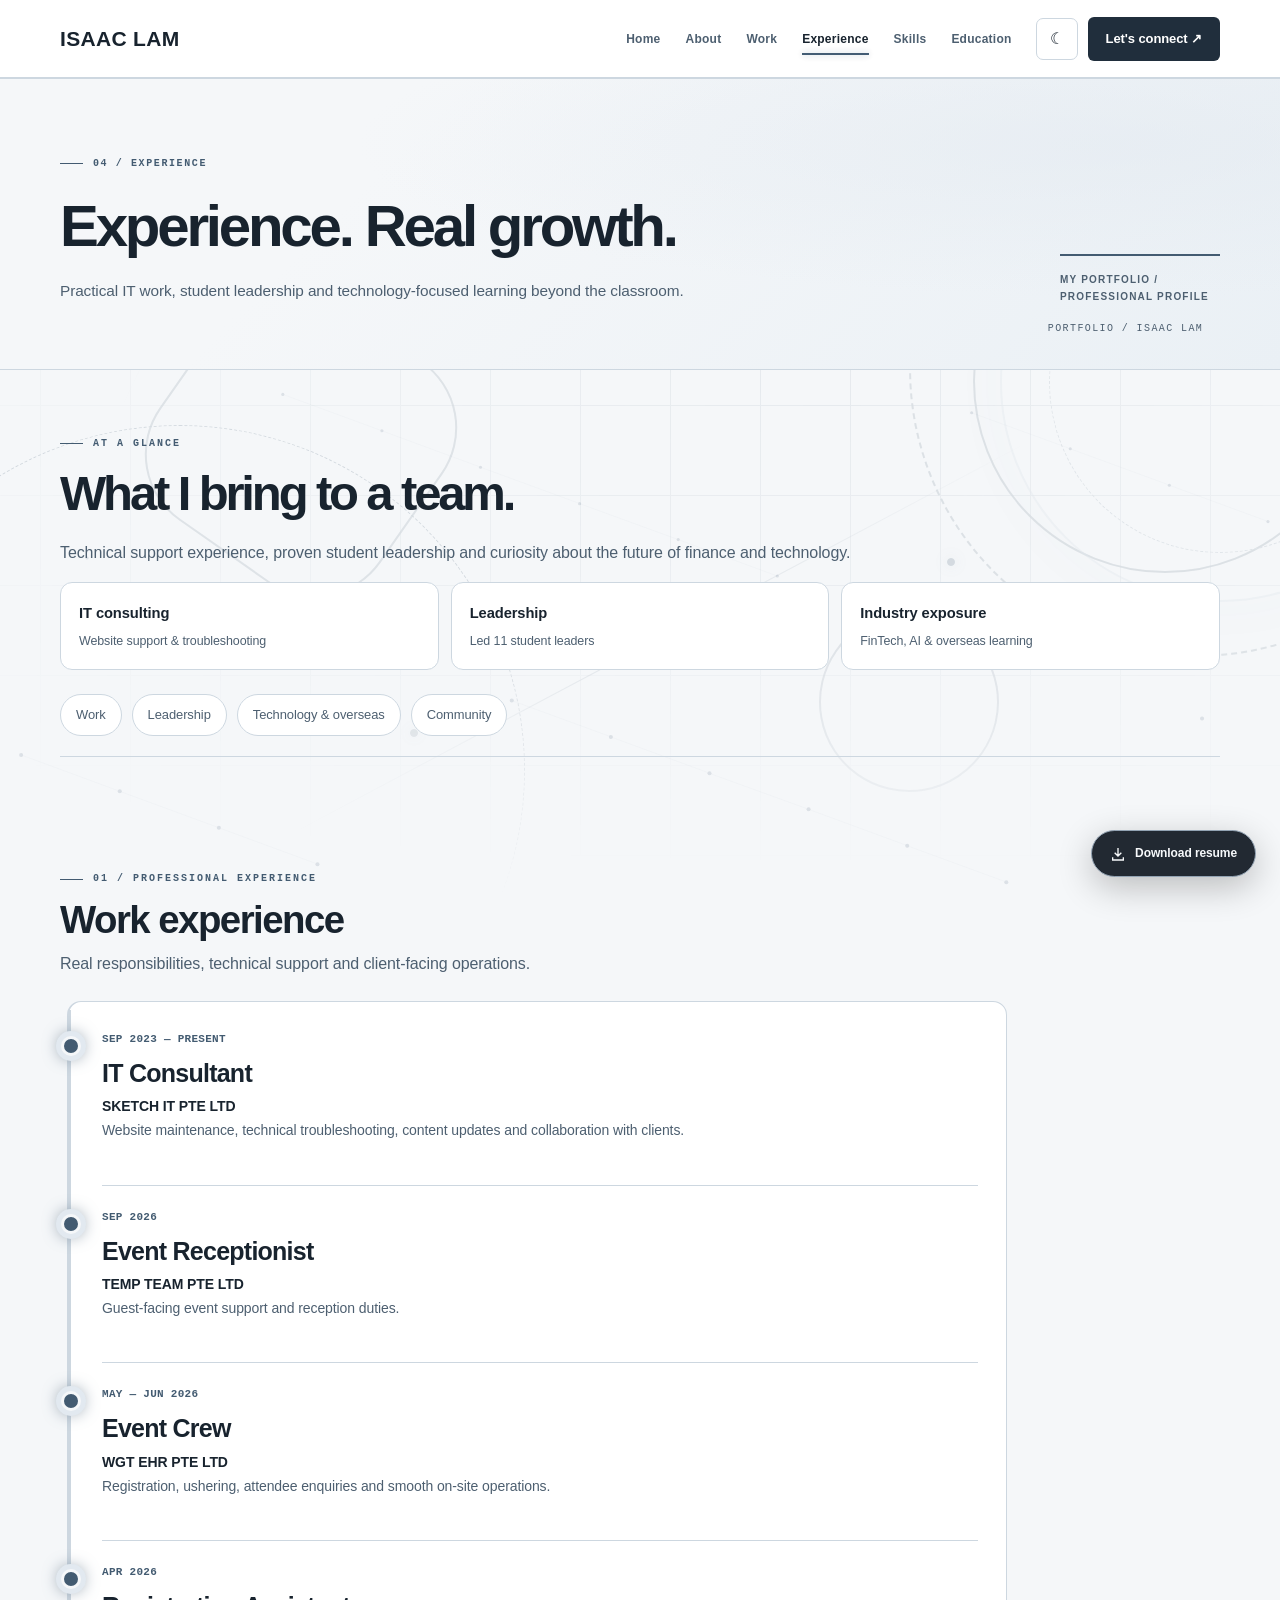
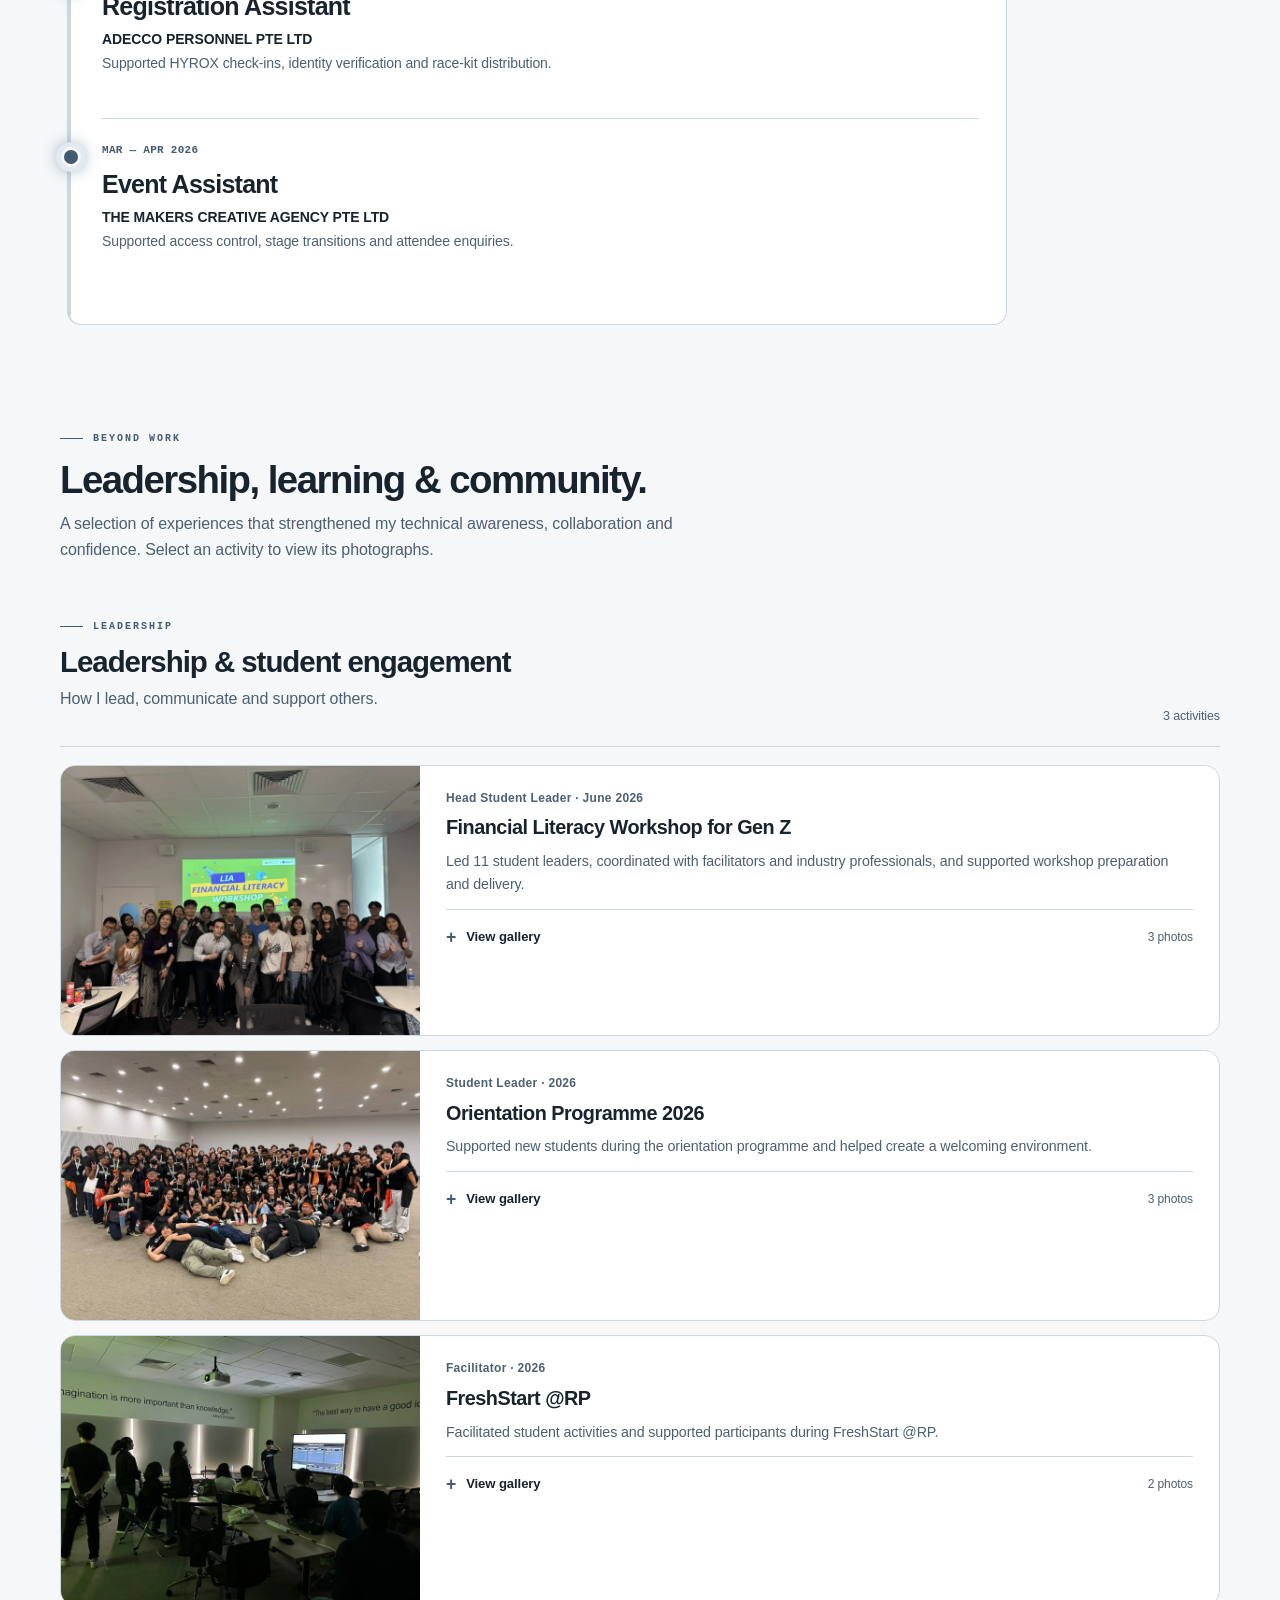
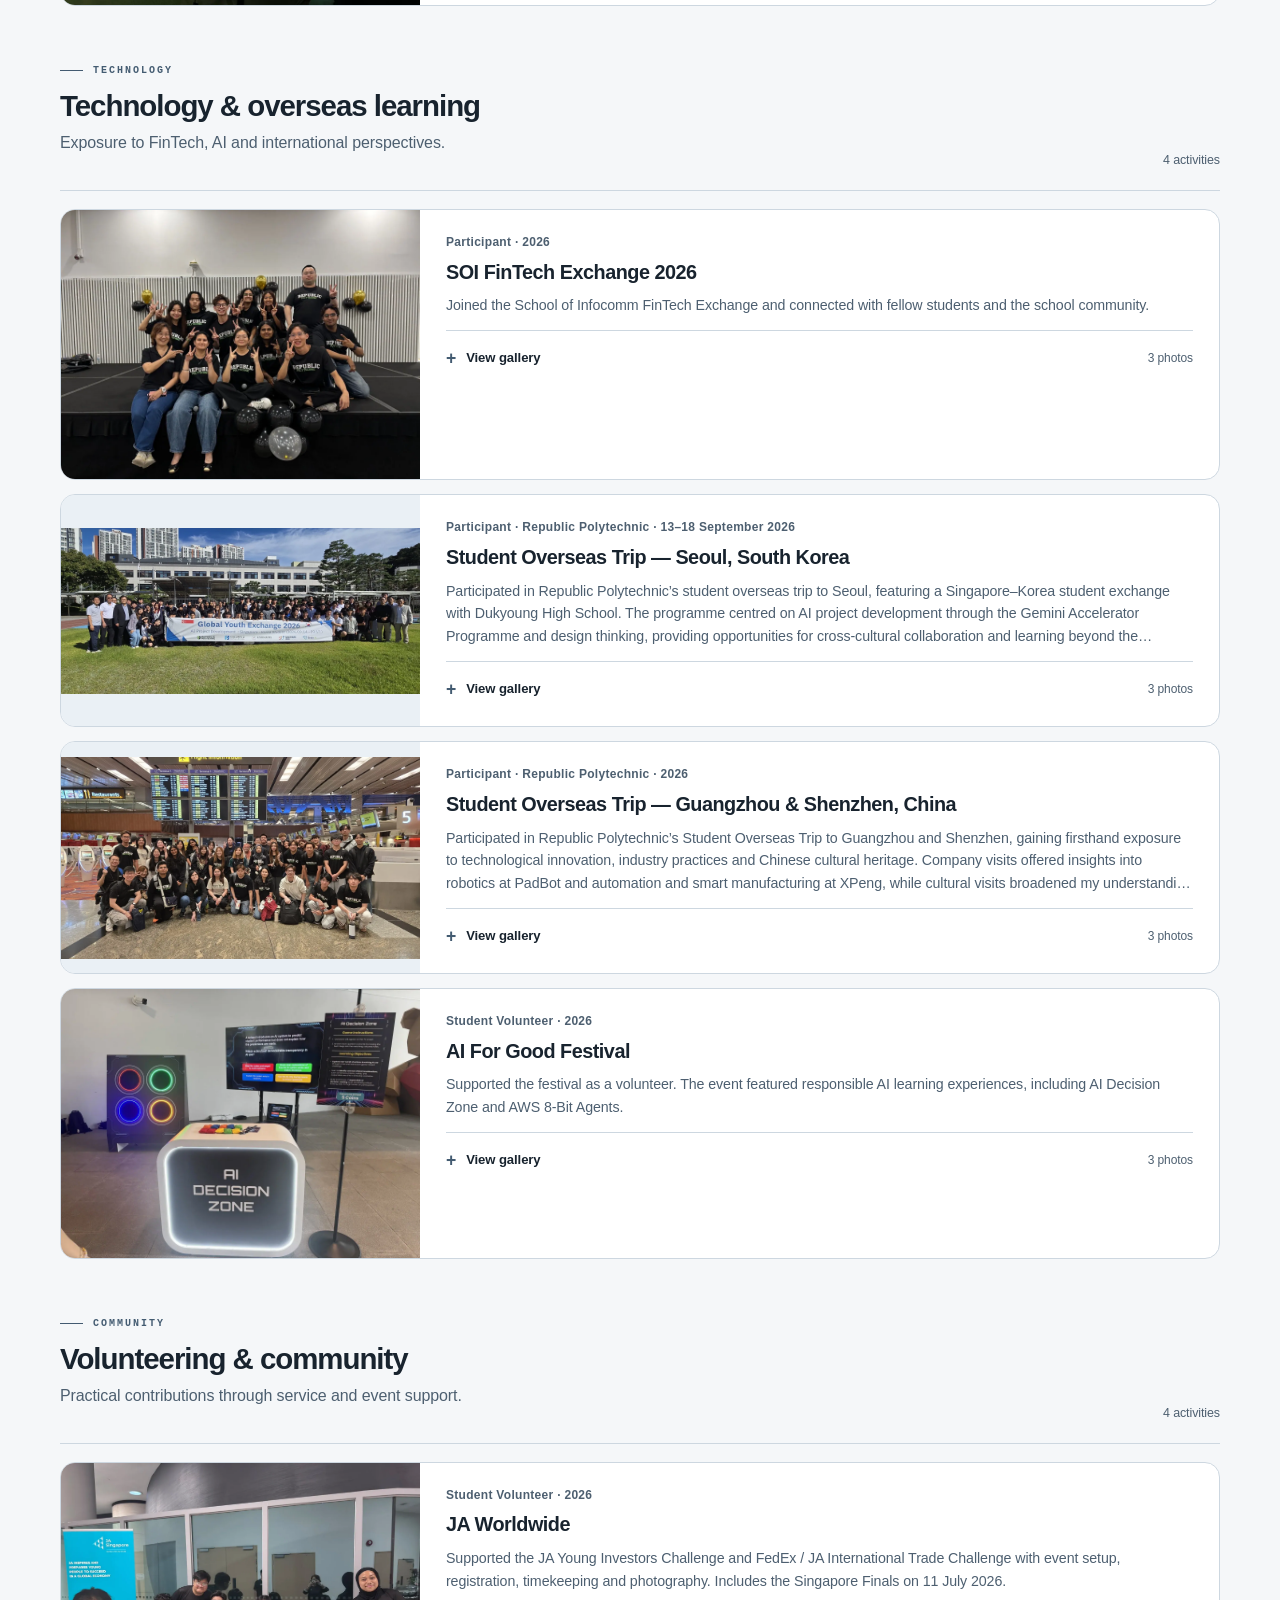
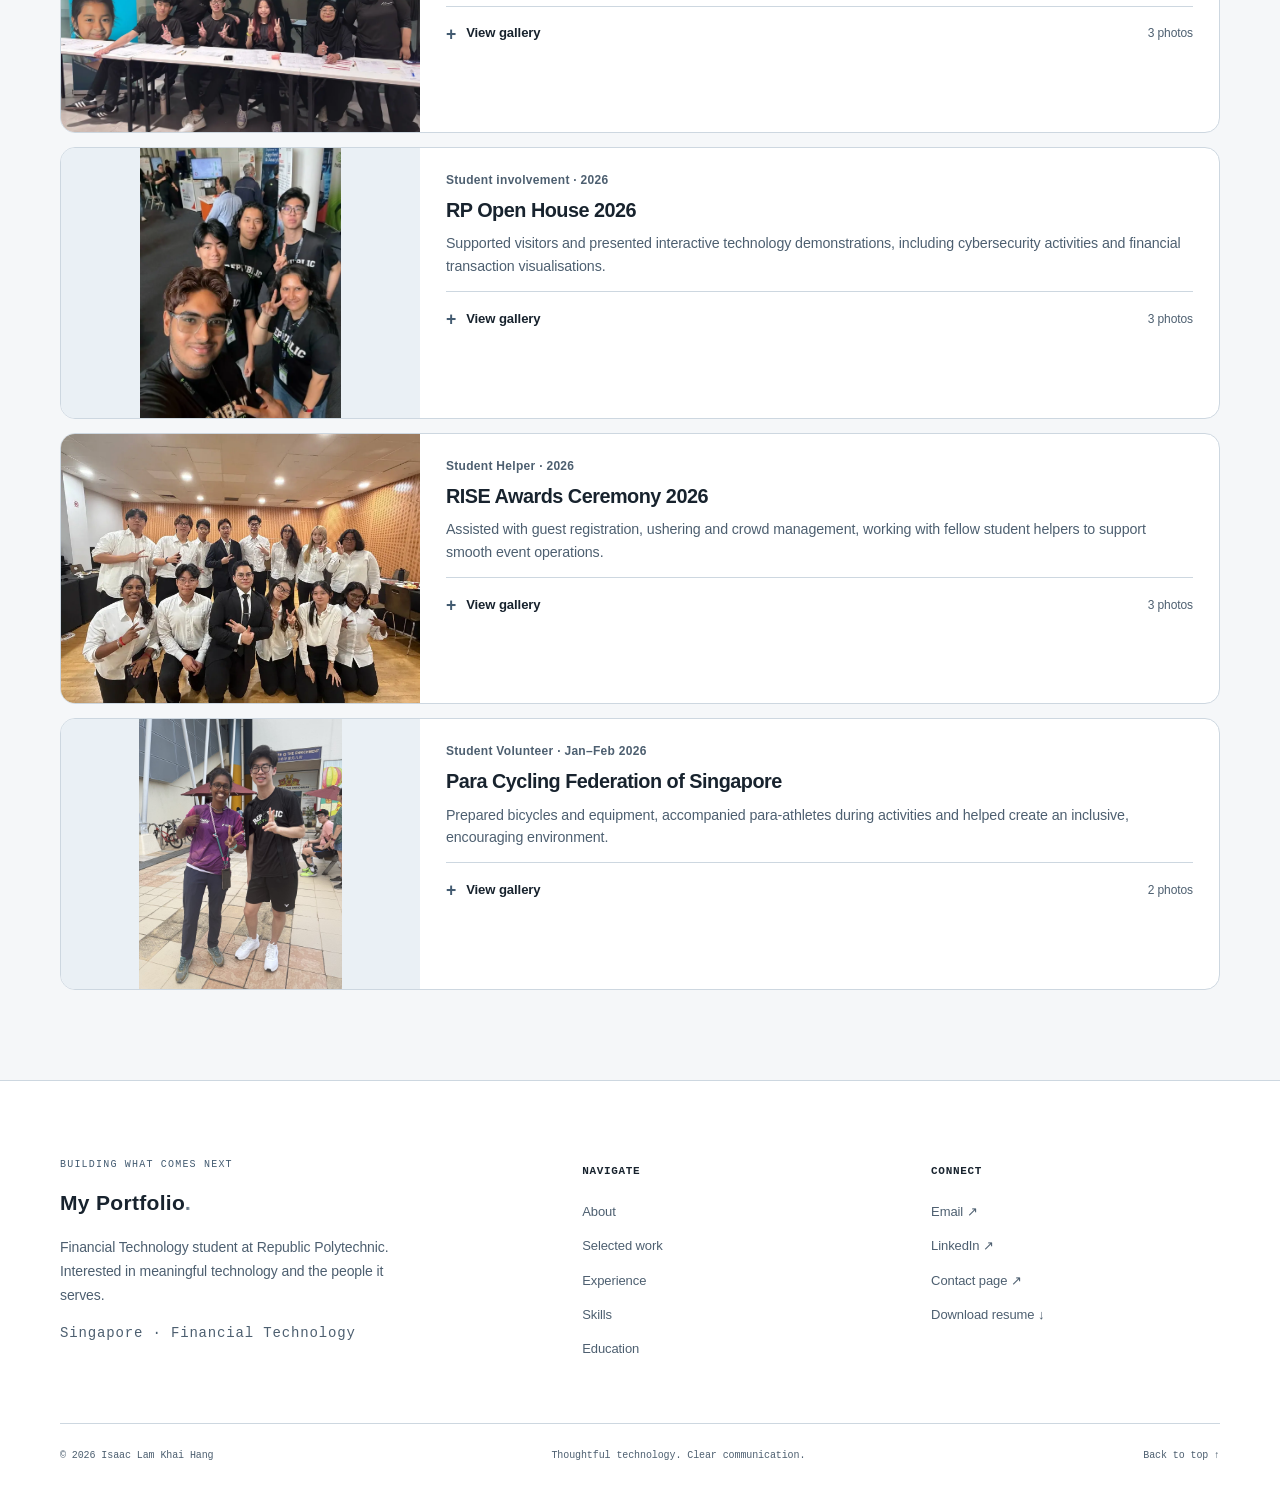
<file: experience.html>
<!DOCTYPE html>

<html lang="en">
<head>
<meta charset="utf-8"/>
<meta content="width=device-width, initial-scale=1" name="viewport"/>
<meta content="light dark" name="color-scheme"/>
<meta content="website" property="og:type"/>
<meta content="My Portfolio" property="og:site_name"/>
<meta content="Isaac Lam | My Portfolio" property="og:title"/>
<meta content="View Isaac Lam’s IT consulting, event operations, leadership and volunteering experience in Singapore." property="og:description"/>
<meta content="summary" name="twitter:card"/>
<meta content="#F6F7F8" name="theme-color"/>
<meta content="View Isaac Lam’s IT consulting, event operations, leadership and volunteering experience in Singapore." name="description"/>
<title>Experience | Isaac Lam</title>
<script>
    (() => {
      let saved=null;
      try { saved=localStorage.getItem('isaac-theme'); } catch(e) {}
      document.documentElement.dataset.theme=saved==='light'||saved==='dark'
        ?saved:(matchMedia('(prefers-color-scheme: dark)').matches?'dark':'light');
    })();
  </script>
<style>

:root {
  color-scheme: light;
  --bg:#e8edef; --surface:#f2f5f5; --surface-2:#dde6e9; --ink:#23333d;
  --muted:#526570; --line:#cbd6db; --accent:#316f7a; --accent-soft:#d0e3e6;
  --nav:rgba(232,237,239,.94); --deep:#22353f; --deep-ink:#e9f2f3;
  --shadow:0 18px 45px rgba(26,47,59,.065);
}
html[data-theme="dark"] {
  color-scheme:dark;
  --bg:#1c2932; --surface:#283944; --surface-2:#324550; --ink:#e8eff0;
  --muted:#b2c4cb; --line:#405560; --accent:#a0d1d6; --accent-soft:#354e59;
  --nav:rgba(28,41,50,.95); --deep:#17232c; --deep-ink:#e9f2f3;
  --shadow:0 18px 50px rgba(0,0,0,.13);
}
*{box-sizing:border-box}
html{scroll-behavior:smooth}
body{margin:0;background:var(--bg);color:var(--ink);font:16px/1.72 "Segoe UI",Arial,sans-serif;-webkit-font-smoothing:antialiased}
a{color:inherit;text-decoration:none}
button,input,textarea{font:inherit}
button{cursor:pointer}
img{max-width:100%}
:focus-visible{outline:3px solid var(--accent);outline-offset:4px}
::selection{background:var(--accent-soft)}
.container{width:min(1160px,calc(100% - 56px));margin:auto}
.skip{position:absolute;top:-100px;left:16px;padding:12px;background:var(--surface);z-index:99}
.skip:focus{top:12px}
header{position:sticky;top:0;z-index:30;background:var(--nav);border-bottom:1px solid var(--line);backdrop-filter:blur(18px)}
.nav-shell{min-height:78px;display:flex;align-items:center;justify-content:space-between;gap:24px}
.wordmark{font-weight:800;letter-spacing:-.065em;font-size:21px;white-space:nowrap}
.wordmark i{color:var(--accent);font-style:normal}
.desktop-nav{display:flex;align-items:center;gap:28px;margin-left:auto}
.desktop-nav a{font-size:13px;font-weight:650;color:var(--muted);transition:color .2s}
.desktop-nav a:hover,.desktop-nav a[aria-current=page]{color:var(--ink)}
.desktop-nav a[aria-current=page]{text-decoration:underline;text-decoration-color:var(--accent);text-underline-offset:10px;text-decoration-thickness:2px}
.nav-right{display:flex;align-items:center;gap:10px}
.icon-btn{width:42px;height:42px;border:1px solid var(--line);border-radius:11px;background:var(--surface);color:var(--ink);display:grid;place-items:center}
.nav-cta{padding:10px 18px;border-radius:11px;background:var(--ink);color:var(--bg);font-size:13px;font-weight:700;white-space:nowrap}
.menu-btn{display:none}
.mobile-nav{display:none}
.progress{height:2px;position:absolute;bottom:-1px;left:0;right:0;background:var(--accent);transform:scaleX(0);transform-origin:left;pointer-events:none}
main{min-height:55vh}
.hero{position:relative;overflow:hidden;border-bottom:1px solid var(--line)}
.hero:before,.page-top:before{content:"";position:absolute;inset:0;pointer-events:none;background:radial-gradient(ellipse at 87% 23%,var(--accent-soft),transparent 48%);opacity:.55}
.hero-layout{min-height:615px;display:grid;grid-template-columns:1.1fr .9fr;gap:44px;align-items:center;position:relative}
.hero-copy{padding:80px 0}
.eyebrow{display:inline-flex;align-items:center;gap:10px;font-size:11px;font-weight:800;letter-spacing:.17em;text-transform:uppercase;color:var(--accent)}
.eyebrow:before{content:"";width:23px;height:1px;background:currentColor}
h1,h2,h3,p{margin-top:0}
h1,h2,h3{line-height:1.13;letter-spacing:-.058em}
h1{font-size:clamp(45px,5.9vw,78px);font-weight:740;margin:20px 0 24px;text-wrap:balance}
h1 .accent{color:var(--accent)}
h2{font-size:clamp(32px,3.9vw,49px);font-weight:730;margin:13px 0 18px;text-wrap:balance}
h3{font-size:22px;font-weight:720;margin:0 0 10px}
p{color:var(--muted)}
.lead{font-size:17px;line-height:1.9;max-width:610px}
.actions{display:flex;gap:12px;flex-wrap:wrap;margin-top:30px}
.btn{display:inline-flex;align-items:center;justify-content:center;gap:14px;padding:13px 19px;min-height:49px;border:1px solid var(--line);border-radius:10px;font-size:13px;font-weight:750;transition:transform .2s,background .2s,border-color .2s}
.btn:hover{transform:translateY(-2px)}
.btn.primary{background:var(--ink);border-color:var(--ink);color:var(--bg)}
.btn.secondary{background:var(--surface);color:var(--ink)}
.portrait-stage{height:530px;align-self:end;position:relative;display:flex;align-items:end;justify-content:center}
.portrait-stage:before{content:"";position:absolute;width:min(100%,435px);aspect-ratio:1;border-radius:50%;bottom:40px;background:var(--surface-2);border:1px solid var(--line);box-shadow:0 0 0 22px var(--accent-soft)}
.portrait-stage img{height:96%;width:100%;object-fit:contain;object-position:bottom;position:relative;filter:drop-shadow(0 12px 20px rgba(0,0,0,.09))}
.portrait-note{position:absolute;right:0;top:75px;color:var(--muted);font-size:11px;letter-spacing:.1em;writing-mode:vertical-rl}
.trust-strip{border-bottom:1px solid var(--line);background:var(--surface)}
.trust-items{display:flex;justify-content:space-between;gap:20px;flex-wrap:wrap;padding:19px 0;font-size:11px;font-weight:750;letter-spacing:.07em;text-transform:uppercase;color:var(--muted)}
.section{padding:92px 0}
.section.alt{background:var(--surface)}
.section-heading{display:flex;justify-content:space-between;align-items:end;gap:35px;margin-bottom:38px}
.section-heading p{max-width:420px;margin:0}
.grid{display:grid;gap:22px}
.grid.two{grid-template-columns:repeat(2,minmax(0,1fr))}
.grid.three{grid-template-columns:repeat(3,minmax(0,1fr))}
.card{padding:30px;background:var(--surface);border:1px solid var(--line);border-radius:16px;box-shadow:var(--shadow);transition:transform .22s,border-color .22s}
.alt .card{background:var(--bg)}
.card:hover{transform:translateY(-3px);border-color:var(--accent)}
.card .number{font-size:12px;font-weight:800;letter-spacing:.12em;color:var(--accent);margin-bottom:32px}
.card p{font-size:14px;margin:0}
.card h3{font-size:21px}
.tags{display:flex;gap:8px;flex-wrap:wrap;margin-top:20px}
.tag{display:inline-flex;padding:5px 10px;border:1px solid var(--line);border-radius:100px;font-size:11px;font-weight:650;color:var(--muted)}
.project{overflow:hidden;background:var(--surface);border:1px solid var(--line);border-radius:16px;transition:transform .22s,border-color .22s;display:block}
.project:hover{transform:translateY(-4px);border-color:var(--accent)}
.project-art{min-height:225px;display:flex;align-items:center;justify-content:center;padding:28px;position:relative;overflow:hidden;background:var(--surface-2)}
.project-art:before{content:"";width:270px;height:270px;border:1px solid var(--accent);opacity:.28;border-radius:50%;position:absolute;transform:translate(110px,75px)}
.project-art:after{content:"";width:175px;height:175px;border:1px solid var(--accent);opacity:.22;border-radius:50%;position:absolute;transform:translate(-130px,-75px)}
.project-art strong{font-size:clamp(28px,3vw,42px);font-weight:760;letter-spacing:-.07em;line-height:1.1;text-align:center;position:relative;z-index:1;max-width:320px}
.project-art.b{background:color-mix(in srgb,var(--surface-2) 75%,var(--accent-soft))}
.project-art.c{background:color-mix(in srgb,var(--surface-2) 55%,var(--bg))}
.project-info{padding:27px}
.project-info .meta{font-size:11px;letter-spacing:.11em;font-weight:800;color:var(--accent);text-transform:uppercase}
.project-info h3{margin:9px 0}
.project-info p{font-size:14px;min-height:60px}
.project-link{display:flex;justify-content:space-between;border-top:1px solid var(--line);padding-top:15px;margin-top:20px;color:var(--accent);font-size:12px;font-weight:800}
.page-top{position:relative;overflow:hidden;border-bottom:1px solid var(--line);padding:95px 0 77px}
.page-top .container{position:relative}
.page-top h1{max-width:900px;font-size:clamp(42px,5.2vw,69px)}
.page-top p{max-width:700px;font-size:17px;line-height:1.9}
.two-col{display:grid;grid-template-columns:minmax(0,1.4fr) minmax(260px,.8fr);gap:70px;align-items:start}
.prose{max-width:760px}
.prose p{font-size:16px;line-height:2}
.detail-box{border:1px solid var(--line);background:var(--surface);border-radius:15px;padding:28px}
.detail-box h3{font-size:18px}
.fact{padding:12px 0;border-bottom:1px solid var(--line);display:flex;justify-content:space-between;gap:12px;font-size:13px}
.fact:last-child{border:0}
.fact span:first-child{color:var(--muted)}
.fact span:last-child{text-align:right;font-weight:700}
.timeline{border-left:1px solid var(--line);padding-left:32px;margin-left:7px}
.entry{position:relative;padding-bottom:40px}
.entry:last-child{padding-bottom:0}
.entry:before{content:"";position:absolute;left:-39px;top:6px;width:13px;height:13px;background:var(--accent);border:3px solid var(--bg);border-radius:50%}
.entry .date{color:var(--accent);font-size:11px;font-weight:800;letter-spacing:.1em;text-transform:uppercase}
.entry h3{margin:9px 0 5px}
.entry .role{font-weight:650;color:var(--ink);font-size:14px}
.entry p,.entry li{font-size:14px}
.entry ul{color:var(--muted);padding-left:20px}
.skill-pills{display:flex;gap:10px;flex-wrap:wrap}
.skill-pills span{background:var(--accent-soft);border:1px solid var(--line);padding:10px 13px;border-radius:9px;font-size:13px;font-weight:650}
.highlight-band{background:var(--deep);color:var(--deep-ink);padding:75px 0}
.highlight-band p{color:#c2d2d7}
.highlight-band .eyebrow{color:#9fcdd2}
.highlight-band h2{color:var(--deep-ink)}
.highlight-band .btn.primary{background:#b7dfe2;color:#1b2c35;border-color:#b7dfe2}
.cta-strip{display:flex;align-items:center;justify-content:space-between;gap:28px}
.cta-strip p{margin:0}
footer{background:var(--surface);border-top:1px solid var(--line)}
.footer-main{padding:65px 0 54px;display:grid;grid-template-columns:1.6fr 1fr 1fr;gap:60px}
.footer-main .wordmark{display:inline-block;margin-bottom:14px}
.footer-main p{font-size:14px;max-width:330px}
.footer-main h4{font-size:11px;text-transform:uppercase;letter-spacing:.13em;margin:3px 0 20px}
.footer-links{display:flex;flex-direction:column;align-items:start;gap:12px}
.footer-links a{font-size:13px;color:var(--muted)}
.footer-links a:hover{color:var(--accent)}
.footer-bottom{display:flex;justify-content:space-between;gap:20px;flex-wrap:wrap;border-top:1px solid var(--line);padding:23px 0;font-size:12px;color:var(--muted)}
.form{display:grid;gap:18px}
.form label{display:block;font-size:13px;font-weight:700;margin-bottom:7px}
.form input,.form textarea{width:100%;padding:13px 15px;border:1px solid var(--line);border-radius:10px;background:var(--surface);color:var(--ink)}
.form textarea{min-height:150px;resize:vertical}
.contact-link{display:block;padding:17px 0;border-bottom:1px solid var(--line);overflow-wrap:anywhere}
.contact-link small{display:block;color:var(--muted);font-size:11px;letter-spacing:.1em;text-transform:uppercase}
.contact-link strong{font-size:16px}
.note{font-size:12px;color:var(--muted)}
.reveal{opacity:0;transform:translateY(14px);transition:opacity .55s ease,transform .55s ease}
.reveal.visible{opacity:1;transform:none}
@media(max-width:920px){
  .desktop-nav{gap:14px}
  .desktop-nav a{font-size:12px}
  .hero-layout{gap:10px}
  .two-col{gap:35px}
}
@media(max-width:760px){
  .container{width:min(100% - 36px,1160px)}
  .nav-shell{min-height:69px}
  .desktop-nav{display:none}
  .nav-cta{display:none}
  .menu-btn{display:grid}
  .mobile-nav.open{display:flex;flex-direction:column;padding:12px 18px 20px;border-top:1px solid var(--line)}
  .mobile-nav a{padding:12px 10px;font-size:14px;color:var(--ink);font-weight:650}
  .mobile-nav a[aria-current=page]{color:var(--accent)}
  .hero-layout{display:flex;flex-direction:column;align-items:stretch;min-height:0}
  .hero-copy{padding:67px 0 25px}
  .portrait-stage{height:330px;width:100%}
  .portrait-stage:before{width:285px;bottom:24px;box-shadow:0 0 0 13px var(--accent-soft)}
  .portrait-stage img{max-height:340px}
  .portrait-note{display:none}
  .section{padding:67px 0}
  .section-heading{display:block}
  .section-heading p{margin-top:10px}
  .grid.two,.grid.three,.two-col{grid-template-columns:1fr}
  .page-top{padding:69px 0 53px}
  .footer-main{grid-template-columns:1fr 1fr;gap:34px}
  .footer-main>div:first-child{grid-column:1/-1}
  .cta-strip{display:block}
  .cta-strip .btn{margin-top:22px}
}
@media(prefers-reduced-motion:reduce){
  *,*:before,*:after{scroll-behavior:auto!important;animation:none!important;transition:none!important}
  .reveal{opacity:1;transform:none}
  .progress{display:none}
}


/* EDITORIAL + DIGITAL STUDIO — FINAL DESIGN SYSTEM */
:root{--display:'Segoe UI Variable Display','Aptos Display','Segoe UI',Arial,sans-serif;--mono:'Cascadia Code','SFMono-Regular',Consolas,monospace;--radius:12px;--accent-ink:#1f5f6a}
html[data-theme=dark]{--accent-ink:#a0d1d6}
body{font-family:'Aptos','Segoe UI',Arial,sans-serif;letter-spacing:-.009em}
h1,h2,h3,.wordmark{font-family:var(--display)}
h1{font-weight:760;line-height:1.035;letter-spacing:-.07em}
h2{font-weight:750;letter-spacing:-.064em}
.eyebrow,.number,.date,.meta,.trust-items,.footer-main h4,.note{font-family:var(--mono);letter-spacing:.06em}
header{box-shadow:0 5px 30px rgba(15,35,45,.035)}
.nav-shell{min-height:83px}
.wordmark{font-size:22px}
.desktop-nav{gap:25px}
.desktop-nav a{font-size:13px}
.nav-cta{border-radius:7px;padding:11px 18px}
.icon-btn{border-radius:7px}
.hero{background-image:linear-gradient(to right,transparent calc(50% - .5px),var(--line) 50%,transparent calc(50% + .5px));background-size:100% 100%}
.hero:after{content:'EST. 2025  /  SINGAPORE';position:absolute;left:28px;bottom:26px;font:10px var(--mono);letter-spacing:.15em;color:var(--muted);writing-mode:vertical-rl;transform:rotate(180deg);opacity:.65}
.hero-layout{min-height:650px;grid-template-columns:1.12fr .88fr}
.hero-copy{padding:90px 0 94px}
.hero-copy h1{font-size:clamp(49px,6.1vw,83px);margin-top:28px;margin-bottom:26px}
.hero-copy .lead{max-width:590px;font-size:17px}
.hero-intro{display:flex;gap:16px;align-items:center;margin-top:40px;color:var(--muted);font:11px var(--mono);letter-spacing:.07em}
.hero-intro:before{content:'';width:43px;height:1px;background:var(--accent)}
.portrait-stage{height:560px}
.portrait-stage:before{border-radius:43% 43% 4% 4%;width:min(95%,430px);height:400px;aspect-ratio:auto;bottom:0;box-shadow:0 0 0 1px var(--line),0 0 0 19px color-mix(in srgb,var(--accent-soft) 45%,transparent);background:linear-gradient(145deg,var(--accent-soft),var(--surface-2))}
.portrait-stage img{height:98%;object-position:bottom}
.portrait-note{right:4px;top:30px}
.trust-items{font-size:10px;gap:22px}
.section{padding:105px 0}
.section-heading{margin-bottom:45px}
.section-heading h2{margin-bottom:0}
.section-heading .eyebrow{margin-bottom:12px}
.card{border-radius:11px;box-shadow:none;position:relative;overflow:hidden;padding:34px}
.card:before{content:'';position:absolute;top:0;left:0;width:0;height:2px;background:var(--accent);transition:width .3s ease}
.card:hover:before{width:100%}
.card .number{font-size:11px;margin-bottom:38px}
.project{border-radius:11px}
.project-art{min-height:244px;background:linear-gradient(150deg,var(--surface-2),var(--accent-soft));border-bottom:1px solid var(--line)}
.project-art strong{font-size:clamp(28px,2.7vw,40px)}
.project-art:before{width:300px;height:300px;transform:translate(95px,75px)}
.project-info{padding:30px}
.project-info h3{font-size:21px}
.project-info .meta{font-size:10px}
.page-top{padding:110px 0 87px}
.page-top:after{content:'PORTFOLIO  /  ISAAC LAM';position:absolute;right:6%;bottom:35px;font:10px var(--mono);letter-spacing:.14em;color:var(--muted)}
.page-top h1{font-size:clamp(45px,5.6vw,76px)}
.detail-box{border-radius:10px;box-shadow:0 12px 36px rgba(10,32,42,.035)}
.highlight-band{position:relative;overflow:hidden}
.highlight-band:after{content:'';position:absolute;width:480px;height:480px;right:-100px;top:-170px;border:1px solid rgba(170,220,225,.18);border-radius:50%;box-shadow:0 0 0 70px rgba(170,220,225,.025),0 0 0 140px rgba(170,220,225,.025);pointer-events:none}
.highlight-band .container{position:relative;z-index:1}
.footer-main{padding:78px 0 62px}
.footer-main .wordmark{font-size:26px}
.footer-bottom{font-family:var(--mono);font-size:10px}
.section-index{display:flex;align-items:center;gap:13px;color:var(--accent);font:10px var(--mono);letter-spacing:.12em;margin-bottom:14px}
.section-index:after{content:'';height:1px;background:var(--line);width:46px}
.editorial-feature{display:grid;grid-template-columns:1fr 1fr;border:1px solid var(--line);background:var(--surface);border-radius:12px;overflow:hidden}
.editorial-feature .feature-copy{padding:clamp(30px,5vw,68px);display:flex;flex-direction:column;justify-content:center}
.editorial-feature .feature-copy p{font-size:15px;line-height:1.95}
.editorial-feature .feature-copy h2{font-size:clamp(31px,3.5vw,49px)}
.feature-visual{position:relative;min-height:420px;background:var(--deep);overflow:hidden;display:flex;flex-direction:column;justify-content:center;padding:clamp(28px,5vw,55px)}
.feature-visual:before{content:'';position:absolute;inset:0;background:linear-gradient(rgba(165,218,224,.065) 1px,transparent 1px),linear-gradient(90deg,rgba(165,218,224,.065) 1px,transparent 1px);background-size:37px 37px;mask-image:linear-gradient(130deg,transparent,#000 60%)}
.feature-visual:after{content:'';position:absolute;right:-110px;bottom:-130px;width:350px;height:350px;border:1px solid rgba(170,220,225,.3);border-radius:50%;box-shadow:0 0 0 65px rgba(170,220,225,.04),0 0 0 130px rgba(170,220,225,.025)}
.feature-visual .visual-top{position:relative;color:#a4d1d6;font:11px var(--mono);letter-spacing:.1em}
.feature-visual .visual-title{position:relative;z-index:1;color:#e9f2f3;font-size:clamp(29px,3.2vw,47px);font-weight:750;letter-spacing:-.06em;line-height:1.18;margin:28px 0}
.feature-visual .visual-bottom{position:relative;z-index:1;color:#b3cdd3;font:11px var(--mono);line-height:1.9}
.editorial-stats{display:grid;grid-template-columns:repeat(3,1fr);border:1px solid var(--line);border-radius:10px;overflow:hidden;margin-top:40px}
.editorial-stats>div{padding:23px 28px;background:var(--surface);border-right:1px solid var(--line)}
.editorial-stats>div:last-child{border-right:0}
.editorial-stats strong{display:block;font-size:23px;line-height:1.2;letter-spacing:-.045em}
.editorial-stats span{display:block;margin-top:8px;color:var(--muted);font:10px var(--mono);text-transform:uppercase;letter-spacing:.04em}
.footer-kicker{color:var(--accent);font:10px var(--mono);letter-spacing:.12em;margin-bottom:15px}
@media(max-width:760px){.hero{background-image:none}.hero:after{display:none}.hero-copy{padding:72px 0 30px}.hero-copy h1{font-size:clamp(44px,10vw,66px)}.hero-intro{margin-top:28px}.portrait-stage{height:340px}.portrait-stage:before{height:270px;width:min(80%,290px)}.section{padding:72px 0}.page-top{padding:75px 0 67px}.page-top:after{display:none}.editorial-feature{grid-template-columns:1fr}.feature-visual{min-height:330px}.editorial-stats{grid-template-columns:1fr}.editorial-stats>div{border-right:0;border-bottom:1px solid var(--line)}.editorial-stats>div:last-child{border-bottom:0}.nav-shell{min-height:70px}}

  
/* Ambient FinTech motion: decorative only, intentionally 10–20% opacity. */
body{isolation:isolate}
.ambient-scene{position:fixed;inset:0;overflow:hidden;z-index:-1;pointer-events:none;opacity:.16}
.ambient-grid{position:absolute;inset:-25%;background-image:linear-gradient(to right,var(--accent) 1px,transparent 1px),linear-gradient(to bottom,var(--accent) 1px,transparent 1px);background-size:95px 95px;mask-image:radial-gradient(ellipse at 60% 40%,black,transparent 70%);animation:grid-drift 45s linear infinite}
.ambient-orbit{position:absolute;border:1px solid var(--accent);border-radius:50%;width:clamp(290px,45vw,680px);aspect-ratio:1;right:-16%;top:9%;animation:orbit-breathe 18s ease-in-out infinite alternate}
.ambient-orbit.two{width:clamp(180px,30vw,430px);right:-6%;top:21%;animation-duration:24s;animation-direction:alternate-reverse}
.ambient-ring{position:absolute;left:-13%;bottom:-24%;width:clamp(320px,54vw,750px);aspect-ratio:1;border:1px dashed var(--accent);border-radius:50%;animation:slow-spin 100s linear infinite}
.ambient-line{position:absolute;height:1px;width:70vw;background:linear-gradient(90deg,transparent,var(--accent),transparent);transform:rotate(-28deg);left:15%;top:72%;animation:line-sway 17s ease-in-out infinite alternate}
.ambient-line.two{top:23%;left:-28%;width:58vw;animation-delay:-7s}
.ambient-node{position:absolute;width:8px;height:8px;border:1px solid var(--accent);border-radius:50%;box-shadow:0 0 0 12px color-mix(in srgb,var(--accent) 15%,transparent);animation:node-float 13s ease-in-out infinite alternate}
.ambient-node.a{left:11%;top:20%}.ambient-node.b{left:74%;top:62%;animation-delay:-5s}.ambient-node.c{left:32%;top:81%;animation-delay:-9s}
@keyframes grid-drift{to{transform:translate3d(95px,95px,0)}}
@keyframes orbit-breathe{to{transform:translate(-35px,40px) scale(1.1)}}
@keyframes slow-spin{to{transform:rotate(360deg)}}
@keyframes line-sway{to{transform:rotate(-22deg) translateY(-45px)}}
@keyframes node-float{to{transform:translate(22px,-35px)}}
@keyframes intro-up{from{opacity:0;transform:translateY(25px)}to{opacity:1;transform:translateY(0)}}
@keyframes portrait-enter{from{opacity:0;transform:translate(18px,25px) scale(.97)}to{opacity:1;transform:translate(0,0) scale(1)}}
@keyframes sheen{to{transform:translateX(360%) skewX(-22deg)}}
@keyframes accent-pulse{50%{box-shadow:0 0 0 9px color-mix(in srgb,var(--accent) 8%,transparent)}}
.hero-copy>.eyebrow{animation:intro-up .75s both}
.hero-copy h1{animation:intro-up .85s .12s both}
.hero-copy .lead{animation:intro-up .85s .24s both}
.hero-copy .actions{animation:intro-up .8s .36s both}
.hero-intro{animation:intro-up .8s .47s both}
.portrait-stage{animation:portrait-enter 1.05s .16s both}
.page-top .container>.eyebrow{animation:intro-up .7s both}
.page-top h1{animation:intro-up .85s .12s both}
.page-top p{animation:intro-up .85s .23s both}
.btn,.nav-cta{position:relative;overflow:hidden;transition:transform .25s ease,box-shadow .25s ease,border-color .25s ease}
.btn:after,.nav-cta:after{content:"";position:absolute;inset:0;width:32%;background:linear-gradient(90deg,transparent,rgba(255,255,255,.19),transparent);transform:translateX(-230%) skewX(-22deg);pointer-events:none}
.btn:hover:after,.nav-cta:hover:after{animation:sheen .8s ease-out both}
.btn:hover,.nav-cta:hover{transform:translateY(-3px);box-shadow:0 10px 22px rgba(30,60,70,.12)}
.card,.project,.timeline-item,.editorial-feature{transition:transform .35s cubic-bezier(.2,.8,.2,1),box-shadow .35s ease,border-color .35s ease}
.card:hover,.project:hover{transform:translateY(-7px);box-shadow:0 18px 40px rgba(25,53,67,.12)}
.project-art strong{transition:transform .45s cubic-bezier(.2,.8,.2,1)}
.project:hover .project-art strong{transform:translateY(-5px) scale(1.035)}
.project-art:before{animation:orbit-breathe 12s ease-in-out infinite alternate}
.project-art:after{animation:orbit-breathe 16s ease-in-out infinite alternate-reverse}
.icon-btn{transition:transform .25s ease,background .25s ease,border-color .25s ease}
.icon-btn:hover{transform:rotate(-8deg);border-color:var(--accent)}
.wordmark{letter-spacing:-.045em}
.wordmark .mark-accent{color:var(--accent)}
.reveal{transform:translateY(27px);transition:opacity .75s ease,transform .75s cubic-bezier(.2,.8,.2,1)}
.reveal.visible{transform:translateY(0)}
@media(max-width:760px){.ambient-grid{background-size:70px 70px}.ambient-orbit{right:-65%}.ambient-scene{opacity:.12}}
@media(prefers-reduced-motion:reduce){
 .ambient-scene *,.hero-copy>*,.portrait-stage,.page-top .container>*,.project-art:before,.project-art:after{animation:none!important}
 .reveal{opacity:1!important;transform:none!important}
}

  
/* PROFESSIONAL REDESIGN — warm editorial finance */
:root{
  --bg:#f5f4f0;--surface:#ffffff;--surface-2:#eaece9;--ink:#172b37;
  --muted:#53636b;--line:#d6dddb;--accent:#236c72;--accent-soft:#dceae7;
  --nav:rgba(245,244,240,.94);--deep:#142b36;--deep-ink:#f5f4f0;
  --shadow:0 18px 48px rgba(20,43,54,.065);
}
html[data-theme="dark"]{
  --bg:#111f29;--surface:#1b2c37;--surface-2:#263943;--ink:#f3f1e9;
  --muted:#b2c0c4;--line:#354851;--accent:#87c9c0;--accent-soft:#274c51;
  --nav:rgba(17,31,41,.94);--deep:#0b1821;--deep-ink:#f5f4f0;
  --shadow:0 18px 48px rgba(0,0,0,.18);
}
body{letter-spacing:-.006em}
.container{width:min(1200px,calc(100% - 72px))}
header{box-shadow:0 3px 18px rgba(15,39,49,.025)}
.nav-shell{min-height:82px}
.wordmark{font-size:22px!important;font-weight:760!important;letter-spacing:-.055em!important}
.desktop-nav a{font-size:12px;letter-spacing:.02em}
.nav-cta{border-radius:6px!important;background:var(--accent)!important;color:#fff!important}
.btn{border-radius:6px!important;transition:transform .3s ease,box-shadow .3s ease,background .3s ease!important}
.btn:hover{transform:translateY(-3px);box-shadow:0 10px 24px rgba(24,64,72,.13)}
.btn.primary{background:var(--accent)!important;color:#fff!important}
.eyebrow{letter-spacing:.2em;font-size:10px}
.hero{background:linear-gradient(115deg,var(--bg) 0%,var(--bg) 58%,var(--accent-soft) 140%);isolation:isolate}
.hero-layout{min-height:680px;grid-template-columns:minmax(0,1.08fr) minmax(0,.92fr);gap:64px}
.hero-copy h1{font-size:clamp(54px,6vw,91px);line-height:1.04;letter-spacing:-.065em;max-width:780px}
.hero-copy .lead{font-size:17px;line-height:1.85;max-width:575px}
.hero-intro{letter-spacing:.14em;font-size:10px}
.portrait-stage{border-radius:16px!important;overflow:hidden;box-shadow:0 28px 65px rgba(13,44,54,.12);transition:transform .7s cubic-bezier(.2,.8,.2,1)}
.portrait-stage:hover{transform:translateY(-7px)}
.portrait-stage:before{opacity:.65}
.section{padding-top:112px;padding-bottom:112px}
.section-heading{margin-bottom:42px}
.section-heading h2,.feature-copy h2{letter-spacing:-.055em;line-height:1.1}
.card{border-radius:12px!important;background:var(--surface);border:1px solid var(--line);padding:34px!important}
.card h3{letter-spacing:-.035em}
.card:hover{transform:translateY(-6px);box-shadow:0 22px 50px rgba(22,52,62,.09);border-color:var(--accent)}
.editorial-feature{border-radius:16px!important;overflow:hidden}
.feature-visual{background:linear-gradient(145deg,#173843,#236b72)!important}
.feature-visual:after{content:"";position:absolute;inset:0;background:repeating-linear-gradient(0deg,transparent 0 45px,rgba(255,255,255,.045) 46px 47px);pointer-events:none}
.project{border-radius:12px!important;overflow:hidden;background:var(--surface);border:1px solid var(--line)}
.project-art{background:linear-gradient(130deg,#193943,#367b80)!important}
.project-art.b{background:linear-gradient(130deg,#314d52,#668e88)!important}
.project-art.c{background:linear-gradient(130deg,#213c4e,#547a91)!important}
.project-info{padding:30px}
.project:hover{transform:translateY(-6px);border-color:var(--accent)}
.bento-work{display:grid;grid-template-columns:1.12fr .88fr;gap:22px}
.bento-work>.project:first-child{grid-row:span 2}
.bento-work>.project:first-child .project-art{min-height:420px}
.bento-work>.project:not(:first-child){display:grid;grid-template-columns:.8fr 1.2fr}
.bento-work>.project:not(:first-child) .project-art{min-height:235px}
.bento-work>.project:not(:first-child) .project-info{padding:22px}
.bento-work>.project:not(:first-child) .project-art strong{font-size:clamp(18px,2vw,29px)}
.bento-work>.project{height:100%}
.bento-work .project-info{display:flex;flex-direction:column}
.bento-work .project-link{margin-top:auto}
.page-top{background:linear-gradient(120deg,var(--bg),var(--accent-soft) 180%)}
.page-top h1{letter-spacing:-.06em}
.highlight-band{background:var(--deep)!important}
footer{border-top:1px solid var(--line)}
.ambient-scene{opacity:.13!important;z-index:0!important}
body>header,body>main,body>footer{position:relative;z-index:1}
body>header{z-index:30}
.ambient-orbit{border-style:dashed}
.ambient-orbit.two{border-style:solid}
.ambient-grid{background-size:110px 110px;animation-duration:65s}
.ambient-node{width:6px;height:6px}
.ambient-accent{position:absolute;left:13%;top:34%;width:270px;height:270px;border:1px solid var(--accent);border-radius:30%;transform:rotate(35deg);animation:ambient-turn 32s ease-in-out infinite alternate}
.ambient-accent.two{left:64%;top:68%;width:180px;height:180px;border-radius:50%;animation-delay:-12s}
@keyframes ambient-turn{to{transform:translate(50px,-55px) rotate(75deg)}}
@keyframes float-portrait{0%,100%{transform:translateY(0)}50%{transform:translateY(-8px)}}
.hero-copy h1{animation:intro-up .9s .12s both}
.hero-copy .lead{animation:intro-up .9s .25s both}
.hero-copy .actions{animation:intro-up .9s .36s both}
.project-art:before,.project-art:after{opacity:.4}
@media(max-width:1050px){.bento-work{grid-template-columns:1fr 1fr}.bento-work>.project:first-child{grid-column:span 2;grid-row:auto}.bento-work>.project:first-child .project-art{min-height:270px}.bento-work>.project:not(:first-child){display:block}.bento-work>.project:not(:first-child) .project-art{min-height:190px}}
@media(max-width:980px){.desktop-nav{display:none!important}.menu-btn{display:grid!important}.mobile-nav.open{display:flex!important}}
@media(max-width:760px){
 .container{width:calc(100% - 38px)}
 .hero-layout{grid-template-columns:1fr;gap:12px;min-height:0}
 .hero-copy{padding:64px 0 22px}
 .hero-copy h1{font-size:clamp(44px,10vw,67px)}
 .hero-copy .lead{font-size:15px}
 .portrait-stage{height:340px}
 .section{padding-top:76px;padding-bottom:76px}
 .bento-work{grid-template-columns:1fr}
 .bento-work>.project:first-child{grid-column:auto}
 .bento-work>.project:first-child .project-art{min-height:230px}
 .bento-work>.project:not(:first-child) .project-art{min-height:190px}
 .ambient-accent{display:none}
 .ambient-scene{opacity:.1!important}
 .card:hover,.project:hover,.portrait-stage:hover{transform:none}
}
@media(max-width:420px){.container{width:calc(100% - 32px)}.hero-copy h1{font-size:41px}.portrait-stage{height:290px}}
@media(prefers-reduced-motion:reduce){.ambient-accent,.hero-copy h1,.hero-copy .lead,.hero-copy .actions{animation:none!important}}


/* FinTech Professional Edition: editorial components and accessible interactions */
:root{--motion-ease:cubic-bezier(.22,1,.36,1)}
:focus-visible{outline:3px solid var(--accent);outline-offset:4px}
.skip-link{position:fixed;z-index:1000;top:12px;left:12px;transform:translateY(-150%);padding:12px 18px;background:var(--ink);color:var(--bg);border-radius:6px}
.skip-link:focus{transform:translateY(0)}
html{scroll-padding-top:100px}
body{overflow-x:clip}
img{max-width:100%;height:auto}
button,a{-webkit-tap-highlight-color:transparent}
.ambient-scene{opacity:.12!important}
.ambient-scene .ambient-grid{animation-duration:90s}
.ambient-scene .ambient-orbit{animation-duration:27s}
.ambient-scene .ambient-line{animation-duration:25s}
.hero-copy .hero-overline{display:flex;align-items:center;gap:11px;font-size:11px;font-weight:750;letter-spacing:.16em;color:var(--accent);margin-bottom:22px;text-transform:uppercase}
.hero-overline:before{content:"";width:25px;height:2px;background:var(--accent)}
.hero-copy h1{font-size:clamp(48px,5.7vw,82px)}
.hero-copy .hero-description{max-width:590px}
.hero-pills{display:flex;gap:8px;flex-wrap:wrap;margin-top:25px}
.hero-pills span{font-size:11px;font-weight:650;color:var(--muted);background:var(--surface);border:1px solid var(--line);border-radius:5px;padding:7px 11px}
.hero-actions{display:flex;gap:12px;flex-wrap:wrap;margin-top:30px}
.hero-actions .btn{min-height:46px}
.hero-micro{margin-top:28px;color:var(--muted);font-size:12px;max-width:560px}
.hero-micro strong{color:var(--ink)}
.recruiter-bar{display:grid;grid-template-columns:1.5fr 1fr 1fr;gap:18px;background:var(--surface);border:1px solid var(--line);border-radius:12px;padding:24px;margin-top:26px}
.recruiter-bar>div{border-right:1px solid var(--line);padding-right:12px}
.recruiter-bar>div:last-child{border-right:0}
.recruiter-bar strong{display:block;font-size:12px;color:var(--ink);margin-bottom:4px}
.recruiter-bar span{display:block;font-size:12px;color:var(--muted)}
.recruiter-bar a{text-decoration:underline;text-underline-offset:4px}
.proof-row{display:flex;flex-wrap:wrap;gap:9px;margin:17px 0 0}
.proof-row span{font-size:11px;padding:6px 9px;border:1px solid var(--line);border-radius:4px;color:var(--muted)}
.case-grid{display:grid;grid-template-columns:repeat(3,minmax(0,1fr));gap:22px}
.case-grid .project{display:flex;flex-direction:column}
.case-grid .project-info{flex:1;display:flex;flex-direction:column}
.case-grid .project-link{margin-top:auto}
.case-grid .project-art{min-height:225px}
.case-steps{display:grid;grid-template-columns:repeat(3,minmax(0,1fr));gap:16px;margin:42px 0}
.case-step{border:1px solid var(--line);background:var(--surface);padding:24px;border-radius:10px}
.case-step .number{font-size:10px;letter-spacing:.12em;color:var(--accent);font-weight:750}
.case-step h3{font-size:20px;line-height:1.25;margin:12px 0}
.case-step p{font-size:13px;line-height:1.75;color:var(--muted);margin:0}
.case-disclosure{border-left:3px solid var(--accent);padding:16px 20px;background:var(--surface-2);border-radius:0 8px 8px 0;font-size:13px;line-height:1.7}
.case-disclosure strong{display:block;margin-bottom:5px}
.timeline{position:relative;border-left:none!important;padding-left:33px}
.timeline:before{content:"";position:absolute;left:0;top:8px;bottom:8px;width:2px;background:var(--line)}
.timeline:after{content:"";position:absolute;left:0;top:8px;height:var(--timeline-progress,0%);max-height:calc(100% - 16px);width:2px;background:var(--accent);transition:height .15s linear}
.timeline .entry:before{left:-39px;z-index:1}
.timeline .entry.is-passed:before{box-shadow:0 0 0 6px var(--accent-soft)}
.timeline .entry{scroll-margin-top:110px}
.journey-nav{display:flex;gap:8px;flex-wrap:wrap;margin:0 0 34px}
.journey-nav a{border:1px solid var(--line);background:var(--surface);border-radius:5px;padding:8px 12px;font-size:12px;color:var(--muted);transition:color .2s,background .2s}
.journey-nav a:hover,.journey-nav a:focus-visible{background:var(--accent-soft);color:var(--ink)}
.skill-explorer{border:1px solid var(--line);border-radius:13px;overflow:hidden;background:var(--surface);margin-top:40px}
.skill-explorer-intro{padding:30px 32px;border-bottom:1px solid var(--line)}
.skill-explorer-intro h2{margin:6px 0 7px;font-size:clamp(27px,3vw,40px);line-height:1.12}
.skill-explorer-intro p{margin:0;color:var(--muted);font-size:14px}
.skill-explorer-body{display:grid;grid-template-columns:235px minmax(0,1fr)}
.skill-tabs{display:flex;flex-direction:column;gap:5px;padding:14px;border-right:1px solid var(--line)}
.skill-tab{border:1px solid transparent;background:transparent;color:var(--muted);border-radius:6px;text-align:left;padding:14px;font-size:13px;font-weight:700;cursor:pointer}
.skill-tab:hover{background:var(--surface-2);color:var(--ink)}
.skill-tab[aria-selected=true]{background:var(--accent-soft);border-color:var(--accent);color:var(--ink)}
.skill-panel{padding:32px;min-height:255px}
.skill-panel[hidden]{display:none}
.skill-panel h3{font-size:clamp(24px,2.8vw,35px);line-height:1.2;margin:7px 0 15px}
.skill-panel p{max-width:600px;color:var(--muted);font-size:14px}
.skill-panel .btn{margin-top:12px}
.skill-evidence{display:flex;gap:8px;flex-wrap:wrap;margin-top:20px}
.skill-evidence span{font-size:11px;padding:6px 10px;border:1px solid var(--line);border-radius:5px}
.recruiter-cta{background:var(--surface);border:1px solid var(--line);border-radius:14px;padding:36px;display:flex;align-items:center;justify-content:space-between;gap:22px}
.recruiter-cta h2{margin:8px 0;font-size:clamp(27px,3vw,39px);line-height:1.2}
.recruiter-cta p{margin:0;max-width:580px;color:var(--muted);font-size:14px}
.recruiter-cta .actions{flex:none}
.recruiter-cta .btn{white-space:nowrap}
@media(max-width:1100px){.hero-layout{gap:30px}.desktop-nav{gap:14px}.nav-shell{gap:12px}}
@media(max-width:980px){.desktop-nav{display:none!important}.menu-btn{display:grid!important}.mobile-nav.open{display:flex!important}}
@media(max-width:860px){.case-grid{grid-template-columns:repeat(2,minmax(0,1fr))}.case-steps{grid-template-columns:1fr}.recruiter-cta{align-items:flex-start;flex-direction:column}}
@media(max-width:760px){
 .hero-layout{grid-template-columns:1fr;gap:12px;min-height:0}
 .hero-copy{padding:55px 0 15px}
 .hero-copy h1{font-size:clamp(42px,9.2vw,65px);overflow-wrap:break-word}
 .hero-copy .lead{font-size:15px}
 .portrait-stage{height:350px}
 .recruiter-bar{grid-template-columns:1fr 1fr;padding:18px}
 .recruiter-bar>div:first-child{grid-column:1/-1;border-right:0;border-bottom:1px solid var(--line);padding-bottom:12px}
 .case-grid{grid-template-columns:1fr}
 .skill-explorer-body{grid-template-columns:1fr}
 .skill-tabs{flex-direction:row;overflow-x:auto;border-right:0;border-bottom:1px solid var(--line);scrollbar-width:thin}
 .skill-tab{white-space:nowrap;flex:none}
 .skill-panel{padding:24px;min-height:230px}
 .skill-explorer-intro{padding:24px}
 .recruiter-cta{padding:24px}
 .recruiter-cta .actions{flex-wrap:wrap}
 .ambient-scene{opacity:.10!important}
 .ambient-accent,.ambient-line.two{display:none}
 .project:hover,.card:hover{transform:none;box-shadow:none}
}
@media(max-width:430px){.container{width:calc(100% - 32px)}.nav-cta{display:none}.hero-copy h1{font-size:clamp(37px,10vw,46px)}.hero-actions .btn{width:100%;justify-content:center}.portrait-stage{height:290px}.recruiter-bar{grid-template-columns:1fr}.recruiter-bar>div{grid-column:1/-1;border-right:0;border-bottom:1px solid var(--line);padding-bottom:10px}.recruiter-bar>div:last-child{border-bottom:0;padding-bottom:0}}
@media(prefers-reduced-motion:reduce){html{scroll-behavior:auto!important}.ambient-scene *,.hero-copy *,.project-art:before,.project-art:after{animation:none!important}.reveal{opacity:1!important;transform:none!important}.timeline:after{transition:none}}


/* Obsidian Black & Silver — polished monochrome visual system */
:root{
 color-scheme:light;
 --bg:#F6F7F8;--surface:#FFFFFF;--surface-2:#EAEDF0;
 --ink:#161A1E;--muted:#56616C;--line:#D9DEE3;
 --accent:#4C5B69;--accent-soft:#E5E9ED;
 --nav:rgba(246,247,248,.96);--deep:#101214;--deep-ink:#FAFAFA;
 --shadow:0 18px 48px rgba(16,18,20,.075);
}
html[data-theme="dark"]{
 color-scheme:dark;
 --bg:#0D0F11;--surface:#181C20;--surface-2:#252B30;
 --ink:#F4F6F7;--muted:#B6C0C8;--line:#3B444C;
 --accent:#C6D0D8;--accent-soft:#303940;
 --nav:rgba(13,15,17,.96);--deep:#090A0C;--deep-ink:#F8F9FA;
 --shadow:0 18px 48px rgba(0,0,0,.28);
}
body{background:var(--bg);color:var(--ink)}
.btn.primary,.nav-cta{background:#252D34!important;color:#fff!important}
html[data-theme="dark"] .btn.primary,html[data-theme="dark"] .nav-cta{background:#D3DBE1!important;color:#101214!important}
.hero{background:linear-gradient(115deg,var(--bg) 0%,var(--bg) 59%,var(--accent-soft) 150%)}
.page-top{background:linear-gradient(120deg,var(--bg),var(--accent-soft) 190%)}
.feature-visual{background:linear-gradient(145deg,#12171B,#4A535B)!important}
.project-art{background:linear-gradient(135deg,#171D22,#5B6975)!important}
.project-art.b{background:linear-gradient(130deg,#292E34,#79838B)!important}
.project-art.c{background:linear-gradient(130deg,#1B2026,#616C78)!important}
.highlight-band{background:var(--deep)!important;color:var(--deep-ink)}
.portrait-stage:before{background:var(--accent-soft)}
.ambient-scene{opacity:.11!important}
.ambient-node{background:var(--accent)}
.skill-tab[aria-selected="true"]{border-color:var(--accent)}
::selection{background:var(--accent-soft);color:var(--ink)}


/* OBSIDIAN MOTION EDITION: high-visibility, restrained silver motion */
:root{--motion-silver:#8797a6;--motion-line:rgba(150,170,188,.42);--motion-ease:cubic-bezier(.22,1,.36,1)}
html[data-theme="dark"]{--motion-silver:#d0dce7;--motion-line:rgba(201,218,234,.5)}
html{scroll-behavior:smooth}
body{overflow-x:clip}
/* Moving background is intentionally visible but never intercepts interaction. */
.ambient-scene{opacity:.35!important;z-index:0!important;mask-image:linear-gradient(to bottom,black 5%,black 70%,transparent 100%)}
.ambient-grid{opacity:.46!important;background-size:90px 90px!important;animation:ambient-pan 38s linear infinite!important}
.ambient-orbit{border-width:2px!important;opacity:.75!important;animation-duration:24s!important}
.ambient-orbit.two{animation-duration:31s!important;animation-direction:reverse!important}
.ambient-line{opacity:.65!important;animation-duration:10s!important}
.ambient-node{width:8px!important;height:8px!important;box-shadow:0 0 15px var(--motion-silver)!important;animation:node-breathe 3.2s ease-in-out infinite alternate!important}
.ambient-accent{border-width:2px!important;opacity:.7!important}
.motion-silver-orb{position:absolute;width:440px;height:440px;border:2px solid var(--motion-line);border-radius:50%;right:-160px;top:18%;animation:orb-drift 20s ease-in-out infinite alternate;box-shadow:0 0 80px rgba(110,130,155,.13)}
.motion-silver-orb:before{content:"";position:absolute;inset:47px;border:1px dashed var(--motion-silver);border-radius:50%;animation:orb-spin 26s linear infinite}
.motion-silver-orb:after{content:"";position:absolute;top:13%;left:13%;width:12px;height:12px;border-radius:50%;background:var(--motion-silver);box-shadow:0 0 24px var(--motion-silver)}
.motion-silver-beam{position:absolute;width:1px;height:65vh;left:19%;top:-15%;background:linear-gradient(transparent,var(--motion-silver),transparent);opacity:.48;transform:rotate(26deg);animation:beam-sweep 12s ease-in-out infinite alternate}
@keyframes ambient-pan{to{transform:translate3d(90px,90px,0)}}
@keyframes node-breathe{to{transform:scale(1.7);opacity:.95}}
@keyframes orb-spin{to{transform:rotate(360deg)}}
@keyframes orb-drift{to{transform:translate(-90px,65px) rotate(35deg)}}
@keyframes beam-sweep{to{transform:translateX(230px) rotate(26deg)}}
/* Cinematic text, silver sweep and staggered hero actions */
.hero-copy{position:relative;z-index:2}
.hero-copy h1{overflow:visible}
.motion-word{display:inline-block;opacity:0;transform:translateY(58px) rotateX(-15deg);filter:blur(7px);animation:word-enter .9s var(--motion-ease) both;animation-delay:calc(.15s + var(--word-index)*.14s)}
.motion-word .accent{display:inline}
@keyframes word-enter{to{opacity:1;transform:translateY(0) rotateX(0);filter:blur(0)}}
.hero-overline{animation:motion-fade .7s .1s both}
.hero-copy .lead,.hero-copy .hero-description{animation:motion-rise 1s .7s both}
.hero-pills,.hero-roles{animation:motion-rise 1s .87s both}
.hero-actions,.hero-copy .actions{animation:motion-rise 1s 1.05s both}
.hero-micro{animation:motion-rise 1s 1.22s both}
@keyframes motion-rise{from{opacity:0;transform:translateY(38px)}to{opacity:1;transform:translateY(0)}}
@keyframes motion-fade{from{opacity:0}to{opacity:1}}
.hero-copy .accent,.mark-accent{background-image:linear-gradient(105deg,var(--ink) 15%,var(--motion-silver) 42%,var(--ink) 67%);background-size:240% 100%;background-clip:text;-webkit-background-clip:text;color:transparent!important;animation:silver-sweep 5s linear infinite}
@keyframes silver-sweep{to{background-position:-240% 0}}
.portrait-stage{animation:portrait-arrive 1.2s .35s var(--motion-ease) both}
@keyframes portrait-arrive{from{opacity:0;transform:translateY(48px) scale(.94)}to{opacity:1;transform:translateY(0) scale(1)}}
/* Visible scroll reveals with sequencing. */
.reveal{opacity:0;transform:translate3d(0,48px,0) scale(.975);filter:blur(4px);transition:opacity .85s var(--motion-ease),transform .85s var(--motion-ease),filter .85s var(--motion-ease);transition-delay:var(--reveal-delay,0ms)}
.reveal.visible{opacity:1;transform:none;filter:none}
/* Project cards: silver outline, shine, desktop cursor tilt. */
.project,.card{position:relative;isolation:isolate;transform-style:preserve-3d;transition:transform .32s var(--motion-ease),box-shadow .32s ease,border-color .32s ease!important}
.project:after,.card:after{content:"";position:absolute;inset:0;pointer-events:none;border-radius:inherit;border:1px solid transparent;background:linear-gradient(125deg,transparent 18%,rgba(200,215,227,.55) 48%,transparent 78%) border-box;mask:linear-gradient(#fff 0 0) padding-box,linear-gradient(#fff 0 0);mask-composite:exclude;opacity:0;transition:opacity .3s}
.project:hover:after,.project:focus-visible:after,.card:hover:after{opacity:1}
.project:hover,.card:hover{box-shadow:0 26px 65px rgba(45,65,85,.2)!important;border-color:var(--motion-silver)!important}
.project-art{position:relative;overflow:hidden}
.project-art:after{content:"";position:absolute;inset:-100% -50%;background:linear-gradient(105deg,transparent 43%,rgba(225,236,245,.28) 50%,transparent 57%);transform:translateX(-85%) rotate(14deg);transition:transform .85s var(--motion-ease);pointer-events:none}
.project:hover .project-art:after,.project:focus-visible .project-art:after{transform:translateX(85%) rotate(14deg)}
/* Header underline and scrolled treatment */
header{transition:background .35s ease,box-shadow .35s ease,border-color .35s ease}
header.is-scrolled{box-shadow:0 12px 35px rgba(10,14,18,.18);border-bottom:1px solid var(--motion-line);backdrop-filter:blur(20px)}
.desktop-nav a{position:relative}
.desktop-nav a:after{content:"";position:absolute;bottom:-7px;left:0;width:100%;height:2px;background:var(--motion-silver);transform:scaleX(0);transform-origin:left;transition:transform .32s var(--motion-ease)}
.desktop-nav a:hover:after,.desktop-nav a:focus-visible:after,.desktop-nav a[aria-current=page]:after{transform:scaleX(1)}

body>header,body>main,body>footer{position:relative;z-index:3}
body>header{z-index:50}
/* Timeline scroll progress, stronger activated milestones */
.timeline:after{width:3px!important;box-shadow:0 0 15px var(--motion-silver)}
.timeline .entry{transition:opacity .45s ease,transform .5s var(--motion-ease)}
.timeline .entry.is-passed:before{background:var(--motion-silver)!important;box-shadow:0 0 0 7px var(--accent-soft),0 0 20px var(--motion-silver)!important;transform:scale(1.22)}
/* Tab panel animation, accessible keyboard tabs retained */
.skill-tab{transition:background .25s ease,color .25s ease,transform .25s ease,border-color .25s ease!important}
.skill-tab:hover{transform:translateX(5px)}
.skill-tab[aria-selected=true]{box-shadow:inset 4px 0 0 var(--motion-silver);border-color:var(--motion-silver)!important}
.skill-panel:not([hidden]){animation:panel-slide .5s var(--motion-ease) both}
@keyframes panel-slide{from{opacity:0;transform:translateX(32px);filter:blur(3px)}to{opacity:1;transform:none;filter:none}}
/* Quick, safe page entry/exit transitions; does not intercept browser navigation */
main{animation:page-in .48s var(--motion-ease) both}
@keyframes page-in{from{opacity:.65;transform:translateY(12px)}to{opacity:1;transform:none}}
body.page-exiting main{opacity:0;transform:translateY(-12px);transition:opacity .23s ease,transform .23s ease}
/* Recruiter CTA with obvious button shine */
.recruiter-cta{position:relative;overflow:hidden;border:1px solid var(--motion-line)!important;box-shadow:0 18px 45px rgba(40,50,65,.1)}
.recruiter-cta:before{content:"";position:absolute;inset:0;pointer-events:none;background:linear-gradient(110deg,transparent 30%,rgba(190,205,220,.15) 48%,transparent 65%);background-size:230% 100%;animation:recruiter-shimmer 7s ease-in-out infinite}
@keyframes recruiter-shimmer{0%,25%{background-position:130% 0}75%,100%{background-position:-130% 0}}
.recruiter-cta .btn.primary,.hero-actions .btn.primary{position:relative;overflow:hidden}
.recruiter-cta .btn.primary:after,.hero-actions .btn.primary:after{content:"";position:absolute;inset:-50%;background:linear-gradient(110deg,transparent 40%,rgba(255,255,255,.36) 50%,transparent 60%);transform:translateX(-90%);transition:transform .75s ease;pointer-events:none}
.recruiter-cta .btn.primary:hover:after,.hero-actions .btn.primary:hover:after{transform:translateX(90%)}
@media(max-width:980px){.ambient-scene{opacity:.27!important}.motion-silver-orb{width:320px;height:320px;right:-140px}}
@media(max-width:760px){.ambient-scene{opacity:.2!important}.motion-silver-orb{width:250px;height:250px;right:-125px}.motion-silver-beam{display:none}.motion-word{transform:translateY(32px)}.reveal{transform:translateY(32px)}.project:hover,.card:hover{transform:none!important}.skill-tab:hover{transform:none}}
@media(hover:none){.motion-spotlight{display:none}.project:active{transform:scale(.985)!important}}
@media(prefers-reduced-motion:reduce){html{scroll-behavior:auto!important}*,*:before,*:after{animation-duration:.01ms!important;animation-iteration-count:1!important;transition-duration:.01ms!important;scroll-behavior:auto!important}.motion-word,.reveal{opacity:1!important;transform:none!important;filter:none!important}.motion-spotlight{display:none!important}}


/* PREMIUM INTERACTIVE / Obsidian Silver — deliberate, visible motion */
:root{--premium-silver:#b9c9d8;--premium-silver-strong:#e4ecf3;--premium-ease:cubic-bezier(.2,.8,.2,1)}
html[data-theme="dark"]{--premium-silver:#c5d2df;--premium-silver-strong:#f2f6fa}
.premium-network{position:fixed;inset:0;width:100%;height:100%;z-index:0;pointer-events:none;opacity:.55;mix-blend-mode:multiply}
html[data-theme="dark"] .premium-network{opacity:.67;mix-blend-mode:screen}
.ambient-scene{opacity:.38!important}
.hero-copy{position:relative;z-index:2}
.hero-copy h1{letter-spacing:-.055em}
.hero-copy h1 .accent{position:relative;background:linear-gradient(105deg,var(--ink) 10%,var(--premium-silver-strong) 44%,var(--ink) 76%);background-size:220% 100%;-webkit-background-clip:text;background-clip:text;color:transparent;animation:premium-text-sheen 5s ease-in-out 1.1s infinite}
@keyframes premium-text-sheen{0%,25%{background-position:110% 50%}65%,100%{background-position:-100% 50%}}
.hero-copy .lead,.hero-actions,.hero-pills,.hero-micro{animation:premium-enter .95s var(--premium-ease) both}
.hero-copy .lead{animation-delay:.3s}.hero-pills{animation-delay:.48s}.hero-actions{animation-delay:.6s}.hero-micro{animation-delay:.7s}
.portrait-stage{animation:premium-portrait 1.15s var(--premium-ease) both;box-shadow:0 24px 80px rgba(96,113,132,.2)!important}
@keyframes premium-portrait{from{opacity:0;transform:translateX(55px) scale(.94);filter:blur(7px)}to{opacity:1;transform:none;filter:none}}
@keyframes premium-enter{from{opacity:0;transform:translateY(42px);filter:blur(5px)}to{opacity:1;transform:none;filter:none}}
.premium-replay{margin-top:18px;background:transparent;border:1px solid var(--line);border-radius:999px;padding:9px 15px;color:var(--ink);font:inherit;font-size:12px;cursor:pointer;display:inline-flex;align-items:center;gap:8px;transition:background .2s,border-color .2s,transform .2s}
.premium-replay:hover{background:var(--accent-soft);border-color:var(--premium-silver);transform:translateY(-2px)}
.premium-replay:focus-visible,.premium-sticky-resume:focus-visible{outline:3px solid var(--premium-silver);outline-offset:3px}
.hero.premium-replaying .hero-copy .lead,.hero.premium-replaying .hero-actions,.hero.premium-replaying .hero-pills,.hero.premium-replaying .hero-micro,.hero.premium-replaying .portrait-stage,.hero.premium-replaying .motion-word{animation:none!important}
.hero.premium-replaying.is-playing .hero-copy .lead,.hero.premium-replaying.is-playing .hero-actions,.hero.premium-replaying.is-playing .hero-pills,.hero.premium-replaying.is-playing .hero-micro{animation:premium-enter .95s var(--premium-ease) both!important}
.hero.premium-replaying.is-playing .portrait-stage{animation:premium-portrait 1.15s var(--premium-ease) both!important}
.hero.premium-replaying.is-playing .motion-word{animation:premium-enter .8s var(--premium-ease) both!important;animation-delay:calc(var(--word-index)*65ms)!important}
.project{transform-style:preserve-3d;will-change:transform;position:relative;isolation:isolate;overflow:hidden;transition:transform .26s var(--premium-ease),box-shadow .26s,border-color .26s!important}
.project:after{content:"";position:absolute;inset:-80%;pointer-events:none;background:linear-gradient(110deg,transparent 42%,rgba(207,221,233,.2) 50%,transparent 58%);transform:translateX(-55%) rotate(8deg);transition:transform .75s var(--premium-ease);z-index:2}
.project:hover:after,.project:focus-visible:after{transform:translateX(55%) rotate(8deg)}
.project:hover,.project:focus-visible{border-color:var(--premium-silver)!important;box-shadow:0 24px 65px rgba(77,99,125,.22),0 0 0 1px rgba(183,203,222,.38)!important}
.project-art{position:relative}.project-art:after{content:"";position:absolute;inset:0;pointer-events:none;background:radial-gradient(circle at 75% 25%,rgba(230,240,248,.23),transparent 60%)}
.reveal{transition:opacity .85s var(--premium-ease),transform .85s var(--premium-ease),filter .85s var(--premium-ease)!important;transform:translateY(55px);filter:blur(6px)}
.reveal.visible{filter:blur(0);transform:translateY(0)}
.desktop-nav a{position:relative}.desktop-nav a:after{height:2px!important;bottom:-6px!important;background:var(--premium-silver-strong)!important;box-shadow:0 0 8px var(--premium-silver);transition:transform .3s var(--premium-ease)!important}
header{transition:background .3s,box-shadow .3s,border-color .3s}body.premium-scrolled header{box-shadow:0 12px 32px rgba(20,27,37,.16);backdrop-filter:blur(20px)}
.btn.primary,.nav-cta{position:relative;overflow:hidden}.btn.primary:after,.nav-cta:after{content:"";position:absolute;inset:0;background:linear-gradient(105deg,transparent 25%,rgba(255,255,255,.3) 50%,transparent 75%);transform:translateX(-130%);transition:transform .7s;pointer-events:none}.btn.primary:hover:after,.nav-cta:hover:after{transform:translateX(130%)}
.premium-sticky-resume{position:fixed;right:24px;bottom:23px;z-index:80;display:flex;align-items:center;gap:9px;background:#222932;color:#f7f9fb;border:1px solid #93a3b3;border-radius:100px;padding:12px 18px;font-size:12px;font-weight:750;text-decoration:none;box-shadow:0 10px 35px rgba(0,0,0,.24);transition:transform .22s,box-shadow .22s}.premium-sticky-resume:hover{transform:translateY(-5px);box-shadow:0 16px 42px rgba(0,0,0,.3);color:#fff}
.premium-sticky-resume svg{width:16px;height:16px;flex:none}
.premium-transition{position:fixed;inset:0;z-index:9999;background:#101317;pointer-events:none;opacity:0;transform:translateY(100%);transition:transform .38s var(--premium-ease),opacity .38s var(--premium-ease)}
.premium-transition:after{content:"";position:absolute;top:48%;left:0;width:100%;height:2px;background:linear-gradient(90deg,transparent,#dce6ee,transparent);box-shadow:0 0 30px #c7d4e0}
body.premium-navigating .premium-transition{opacity:1;transform:translateY(0)}
.timeline .entry{transition:opacity .65s,transform .65s,filter .65s!important}.timeline .entry.is-passed{filter:drop-shadow(0 0 6px rgba(165,187,206,.25))}.timeline .entry.is-passed:before{box-shadow:0 0 0 9px rgba(171,195,214,.14),0 0 24px #aabac8!important}
.skill-tab[aria-selected="true"]{transform:translateX(6px);box-shadow:inset 5px 0 0 var(--premium-silver-strong),0 5px 18px rgba(100,120,140,.13)!important}
.skill-panel:not([hidden]){animation:premium-enter .65s var(--premium-ease) both!important}
.skill-evidence span{transition:transform .22s,border-color .22s,box-shadow .22s}.skill-evidence span:hover{transform:translateY(-4px);border-color:var(--premium-silver);box-shadow:0 8px 20px rgba(100,120,140,.12)}
.recruiter-bar,.recruiter-cta{position:relative;overflow:hidden}.recruiter-bar:before,.recruiter-cta:before{content:"";position:absolute;top:0;left:0;right:0;height:2px;background:linear-gradient(90deg,transparent,var(--premium-silver),transparent)}
@media(max-width:760px){.premium-network{opacity:.3}.premium-sticky-resume{right:12px;bottom:12px;padding:11px 13px;font-size:11px}.reveal{transform:translateY(35px)}.portrait-stage{animation-duration:.8s}.project{will-change:auto}}
@media(hover:none){.project:after{display:none}}
@media(prefers-reduced-motion:reduce){.premium-network{display:none!important}.hero-copy .lead,.hero-actions,.hero-pills,.hero-micro,.portrait-stage,.hero-copy h1 .accent,.premium-replaying *{animation:none!important}.premium-transition{display:none!important}.reveal{filter:none!important;transform:none!important;opacity:1!important}.project{will-change:auto}}


/* =========================================================
   PROFESSIONAL LAYOUT SYSTEM — all eight pages
   No extra sections, no fictional statistics, no sticky resizing.
   ========================================================= */
:root{
 --site-header-height:78px;
 --pro-max:1160px;
 --pro-ink:#19232D;
 --pro-rule:#CCD5DF;
 --pro-soft:#EDF1F5;
}
html{scroll-padding-top:calc(var(--site-header-height) + 24px)}
body{padding-top:var(--site-header-height)!important}
header,header.is-scrolled,body.premium-scrolled header{
 position:fixed!important;inset:0 0 auto!important;top:0!important;
 height:var(--site-header-height)!important;z-index:950!important;
 background:var(--nav)!important;border-bottom:1px solid var(--line)!important;
 box-shadow:0 1px 0 var(--line)!important;backdrop-filter:none!important;
 transform:none!important;transition:none!important;animation:none!important;
}
header .nav-shell{height:var(--site-header-height)!important;min-height:0!important}
header .wordmark,header .nav-shell,header .nav-actions,header .desktop-nav{
 transform:none!important;animation:none!important;transition:none!important
}
.container{width:min(calc(100% - 64px),var(--pro-max))!important}
:focus-visible{outline:3px solid var(--accent)!important;outline-offset:4px}
html:not([data-theme="dark"]){
 --bg:#F5F7F9;--surface:#FFFFFF;--surface-2:#EAF0F5;
 --ink:#18232E;--muted:#4D5F70;--line:#CDD7E0;
 --accent:#435B71;--accent-soft:#E2E9F0;--nav:#FFFFFF;
 --deep:#1C2834;--deep-ink:#F9FBFD;
 --shadow:0 14px 36px rgba(25,40,55,.07);
 --pro-rule:#CBD6E0;--pro-soft:#EDF2F6;
}
html[data-theme="dark"]{
 --pro-rule:#414C58;--pro-soft:#202832;
}
html:not([data-theme="dark"]) .premium-network{opacity:.18!important}
html:not([data-theme="dark"]) .ambient-scene{opacity:.16!important}
html:not([data-theme="dark"]) .btn.primary,html:not([data-theme="dark"]) .nav-cta{
 background:#202E3C!important;color:#FFF!important;border-color:#202E3C!important
}
html:not([data-theme="dark"]) .btn.secondary{background:#FFF;color:#202E3C;border-color:#BCCAD6}
html:not([data-theme="dark"]) .card,html:not([data-theme="dark"]) .detail-box,
html:not([data-theme="dark"]) .project,html:not([data-theme="dark"]) .skill-explorer,
html:not([data-theme="dark"]) .recruiter-cta{border-color:#CBD6E0}
html:not([data-theme="dark"]) .section.alt{background:#EAF0F5}
main{overflow:clip}
.page-top{
 padding:clamp(58px,6vw,90px) 0 clamp(52px,5vw,76px)!important;
 background:linear-gradient(135deg,var(--bg) 30%,var(--surface-2) 100%)!important;
 border-bottom:1px solid var(--line)!important
}
.page-top .container{display:grid;grid-template-columns:minmax(0,1fr) 190px;column-gap:40px;align-items:end}
.page-top .eyebrow{grid-column:1/-1;margin-bottom:22px;letter-spacing:.16em}
.page-top h1{
 grid-column:1;max-width:850px!important;
 font-size:clamp(39px,4.55vw,62px)!important;
 line-height:1.09!important;letter-spacing:-.055em!important;margin:0 0 20px!important
}
.page-top p{grid-column:1;max-width:680px!important;font-size:clamp(14px,1.2vw,16px)!important;line-height:1.8!important;margin:0!important;color:var(--muted)}
.page-top .container:after{
 content:"MY PORTFOLIO  /  PROFESSIONAL PROFILE";
 grid-column:2;grid-row:2/4;align-self:end;justify-self:end;
 width:160px;border-top:2px solid var(--accent);padding-top:15px;
 color:var(--muted);font-size:10px;font-weight:750;line-height:1.7;letter-spacing:.12em
}
.section{padding:clamp(64px,6.7vw,90px) 0!important}
.section-heading{gap:28px!important;align-items:end!important;margin-bottom:33px!important}
.section-heading h2{font-size:clamp(29px,3.4vw,45px);line-height:1.12;letter-spacing:-.045em}
.section-heading p{line-height:1.75}
.two-col{grid-template-columns:minmax(0,1.5fr) minmax(290px,.86fr)!important;gap:clamp(28px,4vw,58px)!important;align-items:start!important}
.prose h2{font-size:clamp(28px,3vw,41px);letter-spacing:-.045em;line-height:1.15}
.prose h3{margin-top:28px}
.prose p{line-height:1.85!important;font-size:15px!important}
.detail-box{border-radius:14px!important;padding:clamp(23px,2.6vw,32px)!important;box-shadow:0 15px 40px rgba(19,32,45,.045)}
.detail-box h3{letter-spacing:-.025em}
.fact{display:flex;align-items:baseline;justify-content:space-between;gap:14px}
.fact span:last-child{text-align:right}
.card{border-radius:13px!important;padding:clamp(23px,2.5vw,32px)!important;box-shadow:0 12px 35px rgba(17,29,43,.045)}
.card h3{line-height:1.28;letter-spacing:-.025em}
.card p{line-height:1.8}
.grid{gap:18px!important}
.grid.two{align-items:stretch}
.grid.two > .card{height:100%}
.recruiter-cta{border-radius:15px!important;padding:clamp(28px,4vw,48px)!important;gap:24px!important}
.recruiter-cta h2{font-size:clamp(27px,3.3vw,42px);letter-spacing:-.04em}
.recruiter-cta p{max-width:650px;line-height:1.8}
.recruiter-cta .actions{display:flex;flex-wrap:wrap;gap:9px}
.btn{min-height:45px;display:inline-flex;align-items:center;justify-content:center}
.project{border-radius:14px!important;overflow:hidden;transition:transform .32s ease,box-shadow .32s ease,border-color .32s ease!important}
.project:hover{transform:translateY(-8px)!important;box-shadow:0 24px 46px rgba(30,43,58,.16)!important}
.case-grid{gap:20px!important;align-items:stretch}
.project-art{min-height:200px;display:flex;align-items:flex-end}
.project-art strong{line-height:1.13;letter-spacing:-.04em}
.project-info{padding:clamp(23px,2.5vw,32px)!important}
.project-info h3{font-size:clamp(21px,2.15vw,28px);line-height:1.2;letter-spacing:-.035em}
.project-info p{line-height:1.75}
.proof-row{gap:7px;flex-wrap:wrap}
.project-link{padding-top:18px;margin-top:auto}
.page-projects .case-grid .project:first-child{grid-column:span 2;display:grid;grid-template-columns:minmax(0,.9fr) minmax(0,1.1fr)}
.page-projects .case-grid .project:first-child .project-art{min-height:340px}
.page-projects .case-grid .project:first-child .project-info{display:flex;flex-direction:column;justify-content:center}
.timeline{padding-left:33px!important;border-left:2px solid var(--line)!important}
.entry{padding:0 0 28px!important;margin-bottom:22px;border-bottom:1px solid var(--line)}
.entry:last-child{border-bottom:0;margin-bottom:0}
.entry:before{left:-41px!important;width:14px!important;height:14px!important;box-shadow:0 0 0 5px var(--accent-soft),0 0 18px var(--accent)}
.entry .date{font-weight:750;letter-spacing:.025em}
.entry h3{font-size:clamp(19px,2vw,25px);line-height:1.25;letter-spacing:-.03em;margin:9px 0 5px}
.entry p{line-height:1.75;max-width:690px}
.journey-nav{display:flex;flex-wrap:wrap;gap:8px;margin-bottom:42px!important}
.journey-nav a{border-radius:100px!important;transition:background .22s,color .22s,transform .22s}
.journey-nav a:hover{transform:translateY(-3px)}
.page-experience .two-col{grid-template-columns:minmax(0,1.45fr) minmax(270px,.8fr)!important}
.page-experience .two-col > :last-child{border:1px solid var(--line);border-radius:14px;background:var(--surface);padding:28px}
.page-education .detail-box{position:relative}
.page-education .detail-box h3 + p{margin-top:15px}
.page-skills .grid.two .card{min-height:200px}
.skill-pills{display:flex;flex-wrap:wrap;gap:8px!important;margin-top:22px}
.skill-pills span{border-radius:6px!important;padding:9px 12px!important}
.skill-explorer{border-radius:15px!important;margin-top:0!important}
.skill-explorer-intro{padding:clamp(25px,3.5vw,43px)!important}
.skill-explorer-body{min-width:0}
.skill-tab{transition:background .2s,color .2s,border-color .2s!important}
.skill-tab[aria-selected="true"]{box-shadow:inset 3px 0 var(--accent);font-weight:800}
.page-contact .two-col > div:first-child{padding-top:5px}
.page-contact .contact-link{border-radius:12px!important;transition:transform .22s ease,border-color .22s ease}
.page-contact .contact-link:hover{transform:translateX(5px)}
.page-contact .detail-box{padding:clamp(25px,3vw,37px)!important}
.page-contact .form{gap:16px}
.page-contact input,.page-contact textarea{border-radius:8px!important;min-height:44px}
.page-contact textarea{min-height:130px}
.page-case-study .prose h3{border-top:1px solid var(--line);padding-top:25px}
.page-case-study .detail-box{border-top:3px solid var(--accent)}
.page-about .detail-box{border-top:3px solid var(--accent)}
.page-about .grid.three .card{min-height:220px}
.page-about .grid.three .card .number{margin-bottom:28px}
.reveal{transition-duration:.85s!important}
@media(min-width:1150px){
 .page-experience .two-col > :last-child{position:sticky;top:calc(var(--site-header-height) + 25px)}
}
@media(max-width:900px){
 .page-top .container{grid-template-columns:1fr}
 .page-top .container:after{display:none}
 .two-col,.page-experience .two-col{grid-template-columns:minmax(0,1fr)!important;gap:28px!important}
 .page-projects .case-grid .project:first-child{grid-column:auto;display:block}
 .page-projects .case-grid .project:first-child .project-art{min-height:200px}
}
@media(max-width:760px){
 :root{--site-header-height:68px}
 .container{width:min(calc(100% - 34px),var(--pro-max))!important}
 .page-top{padding:50px 0 54px!important}
 .page-top h1{font-size:clamp(36px,8vw,52px)!important}
 .section{padding:57px 0!important}
 .section-heading{align-items:start!important;flex-direction:column;gap:12px!important}
 .recruiter-cta{padding:25px!important}
 .recruiter-cta .actions .btn{width:100%}
 .journey-nav{gap:7px;margin-bottom:30px!important}
 .page-experience .two-col > :last-child{padding:22px}
 .case-grid{grid-template-columns:1fr!important}
}
@media(max-width:420px){
 .page-top h1{font-size:35px!important}
 .fact{align-items:start;flex-direction:column;gap:4px}
 .fact span:last-child{text-align:left}
 .project-info{padding:22px!important}
}
@media(prefers-reduced-motion:reduce){
 .project,.journey-nav a,.contact-link,.reveal{transition:none!important}
}


/* Brand and motion refinement */
header,header.is-scrolled,body.premium-scrolled header{box-shadow:0 1px 0 var(--line)!important;transition:none!important;transform:none!important;animation:none!important}
.wordmark{font-size:21px!important;letter-spacing:.015em!important;font-weight:800!important}
.desktop-nav a{position:relative!important;transition:color .26s ease!important}
.desktop-nav a:after{content:"";position:absolute;left:0;right:0;bottom:-9px;height:2px!important;background:var(--nav-motion)!important;box-shadow:0 0 10px var(--nav-motion)!important;transform:scaleX(0);transform-origin:center;opacity:.95!important;transition:transform .38s cubic-bezier(.22,1,.36,1),box-shadow .38s ease!important}
.desktop-nav a:hover:after,.desktop-nav a:focus-visible:after,.desktop-nav a[aria-current="page"]:after{transform:scaleX(1)!important}
.desktop-nav a:hover{color:var(--ink)!important}
html:not([data-theme="dark"]){--nav-motion:#435D75}
html[data-theme="dark"]{--nav-motion:#DDE7F1}
html:not([data-theme="dark"]) .desktop-nav a:after{box-shadow:0 0 7px rgba(45,78,110,.32)!important}
.reveal{transition:opacity .83s cubic-bezier(.22,1,.36,1),transform .83s cubic-bezier(.22,1,.36,1)!important}
.reveal:not(.visible){transform:translateY(30px)!important}
.project,.card{transition:transform .36s cubic-bezier(.22,1,.36,1),box-shadow .36s ease,border-color .36s ease!important}
@media(hover:hover){.project:hover,.card:hover{transform:translateY(-8px)!important}}
html:not([data-theme="dark"]) .premium-network{opacity:.20!important}
html[data-theme="dark"] .premium-network{opacity:.74!important}
html:not([data-theme="dark"]) .ambient-scene{opacity:.20!important}
html[data-theme="dark"] .ambient-scene{opacity:.44!important}
.motion-silver-beam{opacity:.66!important}
html:not([data-theme="dark"]) .motion-silver-beam{opacity:.38!important}
html[data-theme="dark"] .motion-silver-beam{opacity:.72!important}
@media(prefers-reduced-motion:reduce){.reveal,.project,.card,.desktop-nav a:after{transition:none!important}.reveal:not(.visible){transform:none!important;opacity:1!important}}

/* Professional motion enhancement — fixed header never moves */
html:not([data-theme="dark"]) .premium-network{opacity:.18!important}
html[data-theme="dark"] .premium-network{opacity:.666!important}
html:not([data-theme="dark"]) .ambient-scene{opacity:.18!important}
html[data-theme="dark"] .ambient-scene{opacity:.396!important}
html:not([data-theme="dark"]) .motion-silver-beam{opacity:.342!important}
html[data-theme="dark"] .motion-silver-beam{opacity:.648!important}
:root{--motion-ease:cubic-bezier(.22,1,.36,1)}
/* Underline stays visible in light and dark mode; header position never animates */
.desktop-nav a:after{transition:transform .44s var(--motion-ease),opacity .35s ease!important}
.desktop-nav a:hover:after,.desktop-nav a:focus-visible:after,.desktop-nav a[aria-current="page"]:after{transform:scaleX(1)!important}
.reveal{transition:opacity .92s var(--motion-ease),transform .92s var(--motion-ease),filter .92s var(--motion-ease)!important;transition-delay:var(--reveal-delay,0ms)!important}
.reveal:not(.visible){opacity:0!important;transform:translateY(34px)!important;filter:blur(3px)}
.reveal.visible{opacity:1!important;transform:translateY(0)!important;filter:blur(0)!important}
.card,.project,.detail-box,.contact-link{transition:transform .45s var(--motion-ease),box-shadow .45s var(--motion-ease),border-color .45s ease!important}
@media(hover:hover){
 .card:hover,.project:hover{transform:translateY(-8px)!important;box-shadow:0 24px 46px rgba(18,33,48,.17)!important}
 .detail-box:hover{border-color:var(--accent)!important}
 .contact-link:hover{transform:translateX(5px)!important}
}
.btn{transition:background .3s ease,color .3s ease,border-color .3s ease,box-shadow .35s ease!important}
@media(hover:hover){.btn:hover{box-shadow:0 9px 22px rgba(30,50,70,.16)}}
.hero-copy h1{animation:professional-fade-in .95s var(--motion-ease) both}
.hero-copy .lead{animation:professional-fade-in 1s .14s var(--motion-ease) both}
.hero-actions{animation:professional-fade-in 1s .25s var(--motion-ease) both}
.portrait-stage{animation:professional-portrait-in 1.15s .12s var(--motion-ease) both}
@keyframes professional-fade-in{from{opacity:0;transform:translateY(16px)}to{opacity:1;transform:translateY(0)}}
@keyframes professional-portrait-in{from{opacity:0;transform:translateY(20px) scale(.975)}to{opacity:1;transform:translateY(0) scale(1)}}
@media(prefers-reduced-motion:reduce){
 .reveal,.reveal:not(.visible),.reveal.visible{opacity:1!important;filter:none!important;transform:none!important;transition:none!important}
 .hero-copy h1,.hero-copy .lead,.hero-actions,.portrait-stage{animation:none!important}
 .card,.project,.detail-box,.contact-link,.btn,.desktop-nav a:after{transition:none!important}
}


/* Mobile navigation panel fix — intentionally scoped to navigation only. */
@media (max-width: 980px) {
  header { overflow: visible !important; isolation: isolate; }
  header .mobile-nav {
    display: none !important;
    position: absolute !important;
    top: 100% !important;
    left: 0 !important;
    right: 0 !important;
    width: 100% !important;
    height: auto !important;
    max-height: calc(100dvh - var(--site-header-height, 78px) - 12px) !important;
    overflow-y: auto !important;
    overscroll-behavior: contain;
    z-index: 999 !important;
    box-sizing: border-box !important;
    margin: 0 !important;
    padding: 12px max(20px, calc((100vw - 1160px) / 2)) 20px !important;
    background: var(--nav, var(--surface)) !important;
    color: var(--ink) !important;
    border-top: 1px solid var(--line) !important;
    border-bottom: 1px solid var(--line) !important;
    box-shadow: 0 22px 42px rgba(0, 0, 0, .23) !important;
    backdrop-filter: none !important;
    -webkit-backdrop-filter: none !important;
  }
  header .mobile-nav.open {
    display: flex !important;
    flex-direction: column !important;
    align-items: stretch !important;
    gap: 3px !important;
  }
  header .mobile-nav a {
    display: block !important;
    flex: 0 0 auto !important;
    padding: 13px 15px !important;
    margin: 0 !important;
    border-radius: 9px !important;
    color: var(--ink) !important;
    background: transparent !important;
    text-decoration: none !important;
    line-height: 1.35 !important;
    font-size: 15px !important;
    font-weight: 650 !important;
    position: relative;
    transition: background-color .2s ease, color .2s ease !important;
  }
  header .mobile-nav a:hover,
  header .mobile-nav a:focus-visible {
    background: var(--surface-2, var(--accent-soft)) !important;
    color: var(--ink) !important;
    transform: none !important;
  }
  header .mobile-nav a[aria-current="page"] {
    background: var(--surface-2, var(--accent-soft)) !important;
    color: var(--ink) !important;
    box-shadow: inset 3px 0 0 var(--accent) !important;
  }
}
@media (max-width: 760px) {
  header .mobile-nav {max-height: calc(100dvh - var(--site-header-height, 68px) - 12px) !important;}
}
@media (prefers-reduced-motion: reduce) {
  header .mobile-nav a {transition: none !important;}
}

</style>
<link href="assets/favicon.svg" rel="icon" type="image/svg+xml"/>
<style>
.pcfs-gallery{padding:clamp(3rem,6vw,6rem) 0}.pcfs-gallery h2{max-width:850px;margin:.6rem 0 1rem}.pcfs-description{max-width:780px;line-height:1.75;opacity:.8;margin-bottom:2rem}.pcfs-images{display:grid;grid-template-columns:minmax(0,1fr) minmax(0,1.45fr);gap:1.25rem;align-items:start}.pcfs-images figure{margin:0;min-width:0}.pcfs-images img{display:block;width:100%;height:auto;border-radius:16px;border:1px solid rgba(170,190,205,.22)}.pcfs-images figcaption{font-size:.85rem;opacity:.72;margin-top:.75rem}@media(max-width:700px){.pcfs-images{grid-template-columns:1fr}}
</style><style>.motion-spotlight{display:none!important}body.pointer-active .motion-spotlight{display:none!important}</style><style>
.pcfs-images{grid-template-columns:repeat(2,minmax(0,1fr))!important;align-items:start!important}
.pcfs-images figure{min-width:0!important}
.pcfs-images figure img{width:100%!important;height:clamp(260px,39vw,520px)!important;object-fit:contain!important;object-position:center!important;background:rgba(120,135,150,.07)!important;border-radius:16px!important}
@media(max-width:700px){.pcfs-images{grid-template-columns:1fr!important}.pcfs-images figure img{height:min(75vh,520px)!important}}
</style><style>
.experience-group-heading{margin:3.6rem 0 1.25rem;padding:1.3rem 0 0;border-top:1px solid rgba(160,175,190,.23)}
.experience-group-heading h3{font-size:clamp(1.5rem,3vw,2.2rem);letter-spacing:-.035em;margin:.35rem 0}
.experience-group-heading p{color:var(--muted, #9aa5af);max-width:64ch;line-height:1.7}
.experience-group-heading .eyebrow{font-size:.72rem;text-transform:uppercase;letter-spacing:.18em}
.activity-block{scroll-margin-top:105px}
</style><style id="hr-experience-redesign">
.hr-jump{display:flex;flex-wrap:wrap;gap:10px;margin:18px 0 36px}.hr-jump a{padding:10px 16px;border-radius:100px;border:1px solid rgba(170,180,192,.36);color:inherit;text-decoration:none;font-size:.84rem}.hr-jump a:hover{background:rgba(160,175,190,.12)}
.activity-gallery .hr-activity{display:grid;grid-template-columns:minmax(190px,270px) minmax(0,1fr);column-gap:30px;align-items:start;padding:30px 0;border-top:1px solid rgba(150,170,190,.2)}
.hr-activity>.hr-cover{grid-column:1;grid-row:1 / span 5;margin:0;min-width:0}.hr-cover button{width:100%;display:block;border:0;padding:0;background:transparent;cursor:zoom-in;border-radius:14px;overflow:hidden}.hr-cover img{width:100%;height:195px;object-fit:contain;display:block;background:rgba(120,135,150,.09);border-radius:14px}.hr-cover figcaption{font-size:.78rem;opacity:.65;margin-top:8px}
.hr-activity>.eyebrow,.hr-activity>h3,.hr-activity>.activity-meta,.hr-activity>.activity-copy,.hr-activity>.sot-highlights,.hr-activity>.hr-photo-details{grid-column:2;min-width:0}
.hr-activity>h3{margin:5px 0!important;font-size:clamp(1.2rem,2.3vw,1.7rem)!important}.hr-activity>.activity-copy{margin:10px 0!important;max-width:72ch;line-height:1.65}.hr-photo-details{margin-top:14px}.hr-photo-details>summary{cursor:pointer;width:fit-content;padding:10px 15px;border:1px solid rgba(150,165,185,.38);border-radius:9px;font-size:.83rem;list-style:none}.hr-photo-details>summary::-webkit-details-marker{display:none}.hr-photo-details>summary:after{content:'  +';font-weight:700}.hr-photo-details[open]>summary:after{content:'  −'}
.hr-photo-details .activity-grid{margin-top:17px;display:grid;grid-template-columns:repeat(auto-fit,minmax(170px,1fr));gap:14px}.hr-photo-details .activity-photo{margin:0}.hr-photo-details .activity-photo img{height:175px!important;object-fit:contain!important;background:rgba(110,125,140,.09)}.hr-photo-details .activity-photo figcaption{font-size:.77rem}.hr-activity .sot-highlights{margin:10px 0}.hr-activity .sot-gallery{display:none}
@media(max-width:680px){.activity-gallery .hr-activity{grid-template-columns:1fr;gap:7px}.hr-activity>.hr-cover{grid-column:1;grid-row:auto;margin-bottom:12px}.hr-activity>.eyebrow,.hr-activity>h3,.hr-activity>.activity-meta,.hr-activity>.activity-copy,.hr-activity>.sot-highlights,.hr-activity>.hr-photo-details{grid-column:1}.hr-cover img{height:235px}}
</style>

<style id="experience-editorial-redesign">
/* Hero uses the same .page-top styling and dimensions as Work. */
.page-top h1{max-width:none}
/* Editorial body */
.hrv-body-intro{padding:55px 0 18px}
.hrv-body-intro .hrv-quick{display:grid;grid-template-columns:repeat(3,minmax(0,1fr));gap:12px;margin:0 0 20px}
.hrv-quick>div{border:1px solid var(--line);border-radius:12px;padding:18px;background:var(--surface)}
.hrv-quick strong,.hrv-quick span{display:block}
.hrv-quick strong{font-size:.92rem}.hrv-quick span{font-size:.78rem;line-height:1.5;color:var(--muted);margin-top:5px}
.hrv-jump{display:flex;flex-wrap:wrap;gap:10px;padding:4px 0 20px;border-bottom:1px solid var(--line)}
.hrv-jump a{border:1px solid var(--line);border-radius:100px;padding:9px 15px;color:var(--muted);font-size:.81rem;background:var(--surface)}
.hrv-jump a:hover{color:var(--ink);border-color:var(--muted)}
section.section .two-col{display:block!important}section.section .timeline{max-width:940px!important}
section.section .journey-nav,section.section .detail-box{display:none!important}
.hrv-work-head{margin-bottom:24px}.hrv-work-head h2,.hrv-intro h2{font-size:clamp(1.9rem,3vw,2.65rem);line-height:1.18;letter-spacing:-.04em;margin:9px 0}
.hrv-work-head p,.hrv-intro p,.hrv-group-head p{color:var(--muted);max-width:680px;line-height:1.6}
.hrv-section{padding:10px 0 90px}.hrv-intro{margin-bottom:35px}
.hrv-group{margin-top:46px;scroll-margin-top:110px}
.hrv-group-head{display:flex;align-items:end;justify-content:space-between;gap:18px;border-bottom:1px solid var(--line);padding-bottom:18px;margin-bottom:18px}
.hrv-group-head h3{font-size:clamp(1.5rem,2.3vw,2rem);letter-spacing:-.035em;margin:8px 0 7px;line-height:1.2}
.hrv-group-count{font-size:.78rem;color:var(--muted);white-space:nowrap}
.hrv-grid{display:grid;grid-template-columns:1fr;gap:14px}
.hrv-card{display:grid;grid-template-columns:minmax(220px,31%) minmax(0,1fr);border:1px solid var(--line);border-radius:15px;background:var(--surface);overflow:hidden;min-width:0}
.hrv-cover{display:flex;align-items:center;justify-content:center;width:100%;height:100%;min-height:190px;max-height:270px;border:0;padding:0;background:var(--surface-2);overflow:hidden}
.hrv-cover img{display:block;width:100%;height:100%;object-fit:contain}
.hrv-card-body{padding:22px 26px;min-width:0}
.hrv-meta{display:block;font-size:.75rem;font-weight:650;color:var(--muted);letter-spacing:.025em}
.hrv-card h4{font-size:1.24rem;line-height:1.3;margin:7px 0 9px;letter-spacing:-.025em}
.hrv-card p{color:var(--muted);font-size:.89rem;line-height:1.6;margin:0 0 13px;display:-webkit-box;-webkit-line-clamp:3;-webkit-box-orient:vertical;overflow:hidden}
.hrv-gallery{border-top:1px solid var(--line);padding-top:12px}
.hrv-gallery summary{list-style:none;cursor:pointer;display:flex;align-items:center;gap:10px;font-size:.82rem;font-weight:700}
.hrv-gallery summary::-webkit-details-marker{display:none}
.hrv-gallery summary:before{content:'+';font-size:1.1rem;color:var(--accent)}
.hrv-gallery[open] summary:before{content:'−'}
.hrv-gallery summary span{margin-left:auto;color:var(--muted);font-size:.75rem;font-weight:500}
.hrv-thumbs{display:grid;grid-template-columns:repeat(3,minmax(0,1fr));gap:10px;margin-top:14px}
.hrv-thumbs figure{min-width:0;margin:0}.hrv-thumbs button{width:100%;height:85px;padding:0;border:1px solid var(--line);border-radius:9px;background:var(--surface-2);overflow:hidden}
.hrv-thumbs img{width:100%;height:100%;object-fit:contain;display:block}
.hrv-thumbs figcaption{font-size:.65rem;line-height:1.35;color:var(--muted);margin-top:4px;overflow-wrap:anywhere}
#professional-experience{scroll-margin-top:105px}
@media(max-width:760px){.hrv-body-intro .hrv-quick{grid-template-columns:1fr}.hrv-card{grid-template-columns:1fr}.hrv-cover{height:190px;min-height:0}.hrv-card-body{padding:18px}.hrv-group-count{display:none}.hrv-section{padding-bottom:60px}}
</style></head>
<body class="page-experience">
<a class="skip-link" href="#main">Skip to main content</a>
<div aria-hidden="true" class="ambient-scene">
<div class="ambient-grid"></div><div class="ambient-orbit"></div><div class="ambient-orbit two"></div>
<div class="ambient-ring"></div><div class="ambient-line"></div><div class="ambient-line two"></div>
<div class="ambient-accent"></div><div class="ambient-accent two"></div><div class="ambient-node a"></div><div class="ambient-node b"></div><div class="ambient-node c"></div>
</div>
<a class="skip" href="#main">Skip to content</a>
<header>
<div class="container nav-shell">
<a aria-label="Isaac Lam, homepage" class="wordmark" href="index.html">ISAAC LAM</a>
<nav aria-label="Main navigation" class="desktop-nav"><a href="index.html">Home</a><a href="about.html">About</a><a href="projects.html">Work</a><a aria-current="page" href="experience.html">Experience</a><a href="skills.html">Skills</a><a href="education.html">Education</a></nav>
<div class="nav-right">
<button aria-label="Switch colour theme" class="icon-btn" data-theme-toggle="" title="Toggle light and dark mode" type="button"><span aria-hidden="true" data-theme-icon="">◐</span></button>
<a class="nav-cta" href="contact.html">Let's connect ↗</a>
<button aria-controls="mobile-nav" aria-expanded="false" aria-label="Toggle navigation" class="icon-btn menu-btn" data-menu-btn="" type="button"><span aria-hidden="true">☰</span></button>
</div>
</div>
<nav aria-label="Mobile navigation" class="mobile-nav" data-menu="" id="mobile-nav"><a href="index.html">Home</a><a href="about.html">About</a><a href="projects.html">Work</a><a aria-current="page" href="experience.html">Experience</a><a href="skills.html">Skills</a><a href="education.html">Education</a><a href="contact.html">Contact</a></nav>
<div aria-hidden="true" class="progress"></div>
</header>
<main id="main">
<section class="page-top"><div class="container"><span class="eyebrow">04 / EXPERIENCE</span><h1>Experience. Real growth.</h1><p>Practical IT work, student leadership and technology-focused learning beyond the classroom.</p></div></section><section aria-label="Experience overview" class="hrv-body-intro"><div class="container"><div class="hrv-body-intro-inner"><div><span class="eyebrow">AT A GLANCE</span><h2>What I bring to a team.</h2><p>Technical support experience, proven student leadership and curiosity about the future of finance and technology.</p></div><div aria-label="Experience at a glance" class="hrv-quick"><div><strong>IT consulting</strong><span>Website support &amp; troubleshooting</span></div><div><strong>Leadership</strong><span>Led 11 student leaders</span></div><div><strong>Industry exposure</strong><span>FinTech, AI &amp; overseas learning</span></div></div></div><nav aria-label="Experience sections" class="hrv-jump"><a href="#professional-experience">Work</a><a href="#group-leadership">Leadership</a><a href="#group-technology">Technology &amp; overseas</a><a href="#group-community">Community</a></nav></div></section><section class="section"><div class="container"><div class="two-col"><div class="hrv-work-head" id="professional-experience"><span class="eyebrow">01 / PROFESSIONAL EXPERIENCE</span><h2>Work experience</h2><p>Real responsibilities, technical support and client-facing operations.</p></div><div class="timeline" data-career-timeline="">
<div class="entry reveal" id="role-it-consultant"><div class="date">Sep 2023 — Present</div><h3>IT Consultant</h3><div class="role">SKETCH IT PTE LTD</div><p>Website maintenance, technical troubleshooting, content updates and collaboration with clients.</p></div>
<div class="entry reveal" id="role-event-receptionist"><div class="date">Sep 2026</div><h3>Event Receptionist</h3><div class="role">TEMP TEAM PTE LTD</div><p>Guest-facing event support and reception duties.</p></div>
<div class="entry reveal" id="role-event-crew"><div class="date">May — Jun 2026</div><h3>Event Crew</h3><div class="role">WGT EHR PTE LTD</div><p>Registration, ushering, attendee enquiries and smooth on-site operations.</p></div>
<div class="entry reveal" id="role-registration"><div class="date">Apr 2026</div><h3>Registration Assistant</h3><div class="role">ADECCO PERSONNEL PTE LTD</div><p>Supported HYROX check-ins, identity verification and race-kit distribution.</p></div>
<div class="entry reveal" id="role-event-assistant"><div class="date">Mar — Apr 2026</div><h3>Event Assistant</h3><div class="role">THE MAKERS CREATIVE AGENCY PTE LTD</div><p>Supported access control, stage transitions and attendee enquiries.</p></div>
</div></div></div></section>
<style>
.activity-gallery{padding:80px 0 110px;position:relative}.activity-gallery .gallery-intro{max-width:760px;margin-bottom:32px}.activity-gallery .gallery-intro p{line-height:1.7;opacity:.75}.activity-jump{display:flex;flex-wrap:wrap;gap:9px;margin:20px 0 42px}.activity-jump a{border:1px solid rgba(170,185,200,.35);border-radius:999px;padding:9px 14px;text-decoration:none;color:inherit;font-size:.83rem;transition:background .2s}.activity-jump a:hover{background:rgba(180,185,190,.13)}.activity-block{padding:40px 0;border-top:1px solid rgba(160,170,185,.24);scroll-margin-top:110px}.activity-block h3{font-size:clamp(1.4rem,2.8vw,2.25rem);margin:7px 0}.activity-meta{font-size:.85rem;letter-spacing:.08em;text-transform:uppercase;opacity:.6}.activity-copy{max-width:800px;line-height:1.7;opacity:.78;margin:12px 0 24px}.activity-grid{display:grid;grid-template-columns:repeat(3,minmax(0,1fr));gap:14px}.activity-photo{margin:0;overflow:hidden;border-radius:14px;background:rgba(140,150,165,.1);border:1px solid rgba(170,185,200,.2);cursor:zoom-in;position:relative}.activity-photo img{display:block;width:100%;height:240px;object-fit:cover;transition:transform .45s ease,filter .3s}.activity-photo:hover img{transform:scale(1.035)}.activity-photo figcaption{padding:11px 14px;font-size:.78rem;opacity:.65}.activity-photo:focus-within{outline:2px solid currentColor}.activity-photo button{display:block;width:100%;padding:0;background:none;border:0;cursor:zoom-in}.activity-lightbox{position:fixed;inset:0;background:rgba(0,0,0,.94);z-index:9999;display:none;align-items:center;justify-content:center;padding:70px 30px 50px}.activity-lightbox.is-open{display:flex}.activity-lightbox img{max-height:85vh;max-width:94vw;object-fit:contain}.activity-lightbox button{position:absolute;top:16px;right:22px;background:transparent;color:#fff;border:1px solid #aaa;border-radius:50%;height:44px;width:44px;font-size:24px;cursor:pointer}.activity-lightbox p{position:absolute;bottom:12px;color:#ddd;text-align:center;font-size:.85rem}@media(max-width:850px){.activity-grid{grid-template-columns:repeat(2,minmax(0,1fr))}.activity-photo img{height:205px}}@media(max-width:540px){.activity-grid{grid-template-columns:1fr}.activity-photo img{height:auto;max-height:320px}.activity-gallery{padding:45px 0}}
@media(prefers-reduced-motion:reduce){.activity-photo img{transition:none}.activity-photo:hover img{transform:none}}
</style><section aria-labelledby="involvement-title" class="hrv-section" id="involvement"><div class="container">
<div class="hrv-intro"><span class="eyebrow">Beyond work</span><h2 id="involvement-title">Leadership, learning &amp; community.</h2><p>A selection of experiences that strengthened my technical awareness, collaboration and confidence. Select an activity to view its photographs.</p></div><div class="hrv-group" id="group-leadership"><div class="hrv-group-head"><div><span class="eyebrow">LEADERSHIP</span><h3>Leadership &amp; student engagement</h3><p>How I lead, communicate and support others.</p></div><span class="hrv-group-count">3 activities</span></div><div class="hrv-grid"><article class="hrv-card" id="activity-1">
<button aria-label="Enlarge Financial Literacy Workshop for Gen Z cover photo" class="hrv-cover" data-caption="Financial Literacy Workshop for Gen Z" data-photo="assets/activity-1-1.webp" type="button"><img alt="Financial Literacy Workshop for Gen Z" decoding="async" loading="lazy" src="assets/activity-1-1.webp"/></button>
<div class="hrv-card-body"><span class="hrv-meta">Head Student Leader · June 2026</span><h4>Financial Literacy Workshop for Gen Z</h4><p>Led 11 student leaders, coordinated with facilitators and industry professionals, and supported workshop preparation and delivery.</p>
<details class="hrv-gallery"><summary>View gallery <span>3 photos</span></summary>
<div class="hrv-thumbs"><figure><button aria-label="Enlarge Financial Literacy Workshop for Gen Z photo 1" data-caption="Financial Literacy Workshop for Gen Z" data-photo="assets/activity-1-1.webp" type="button"><img alt="Financial Literacy Workshop for Gen Z" decoding="async" loading="lazy" src="assets/activity-1-1.webp"/></button><figcaption>Financial Literacy Workshop for Gen Z</figcaption></figure><figure><button aria-label="Enlarge Financial Literacy Workshop for Gen Z photo 2" data-caption="Financial Literacy Workshop for Gen Z · Photo 2" data-photo="assets/activity-1-2.webp" type="button"><img alt="Financial Literacy Workshop for Gen Z · Photo 2" decoding="async" loading="lazy" src="assets/activity-1-2.webp"/></button><figcaption>Financial Literacy Workshop for Gen Z · Photo 2</figcaption></figure><figure><button aria-label="Enlarge Financial Literacy Workshop for Gen Z photo 3" data-caption="Financial Literacy Workshop for Gen Z · Photo 3" data-photo="assets/activity-1-3.webp" type="button"><img alt="Financial Literacy Workshop for Gen Z · Photo 3" decoding="async" loading="lazy" src="assets/activity-1-3.webp"/></button><figcaption>Financial Literacy Workshop for Gen Z · Photo 3</figcaption></figure></div></details></div></article><article class="hrv-card" id="activity-2">
<button aria-label="Enlarge Orientation Programme 2026 cover photo" class="hrv-cover" data-caption="Orientation Programme 2026" data-photo="assets/activity-2-1.webp" type="button"><img alt="Orientation Programme 2026" decoding="async" loading="lazy" src="assets/activity-2-1.webp"/></button>
<div class="hrv-card-body"><span class="hrv-meta">Student Leader · 2026</span><h4>Orientation Programme 2026</h4><p>Supported new students during the orientation programme and helped create a welcoming environment.</p>
<details class="hrv-gallery"><summary>View gallery <span>3 photos</span></summary>
<div class="hrv-thumbs"><figure><button aria-label="Enlarge Orientation Programme 2026 photo 1" data-caption="Orientation Programme 2026" data-photo="assets/activity-2-1.webp" type="button"><img alt="Orientation Programme 2026" decoding="async" loading="lazy" src="assets/activity-2-1.webp"/></button><figcaption>Orientation Programme 2026</figcaption></figure><figure><button aria-label="Enlarge Orientation Programme 2026 photo 2" data-caption="Orientation Programme 2026 · Photo 2" data-photo="assets/activity-2-2.webp" type="button"><img alt="Orientation Programme 2026 · Photo 2" decoding="async" loading="lazy" src="assets/activity-2-2.webp"/></button><figcaption>Orientation Programme 2026 · Photo 2</figcaption></figure><figure><button aria-label="Enlarge Orientation Programme 2026 photo 3" data-caption="Orientation Programme 2026 · Photo 3" data-photo="assets/activity-2-3.webp" type="button"><img alt="Orientation Programme 2026 · Photo 3" decoding="async" loading="lazy" src="assets/activity-2-3.webp"/></button><figcaption>Orientation Programme 2026 · Photo 3</figcaption></figure></div></details></div></article><article class="hrv-card" id="activity-3">
<button aria-label="Enlarge FreshStart @RP cover photo" class="hrv-cover" data-caption="FreshStart @RP" data-photo="assets/activity-3-1.webp" type="button"><img alt="FreshStart @RP" decoding="async" loading="lazy" src="assets/activity-3-1.webp"/></button>
<div class="hrv-card-body"><span class="hrv-meta">Facilitator · 2026</span><h4>FreshStart @RP</h4><p>Facilitated student activities and supported participants during FreshStart @RP.</p>
<details class="hrv-gallery"><summary>View gallery <span>2 photos</span></summary>
<div class="hrv-thumbs"><figure><button aria-label="Enlarge FreshStart @RP photo 1" data-caption="FreshStart @RP" data-photo="assets/activity-3-1.webp" type="button"><img alt="FreshStart @RP" decoding="async" loading="lazy" src="assets/activity-3-1.webp"/></button><figcaption>FreshStart @RP</figcaption></figure><figure><button aria-label="Enlarge FreshStart @RP photo 2" data-caption="FreshStart @RP · Photo 2" data-photo="assets/activity-3-2.webp" type="button"><img alt="FreshStart @RP · Photo 2" decoding="async" loading="lazy" src="assets/activity-3-2.webp"/></button><figcaption>FreshStart @RP · Photo 2</figcaption></figure></div></details></div></article></div></div><div class="hrv-group" id="group-technology"><div class="hrv-group-head"><div><span class="eyebrow">TECHNOLOGY</span><h3>Technology &amp; overseas learning</h3><p>Exposure to FinTech, AI and international perspectives.</p></div><span class="hrv-group-count">4 activities</span></div><div class="hrv-grid"><article class="hrv-card" id="activity-4">
<button aria-label="Enlarge SOI FinTech Exchange 2026 cover photo" class="hrv-cover" data-caption="SOI FinTech Exchange 2026" data-photo="assets/activity-4-1.webp" type="button"><img alt="SOI FinTech Exchange 2026" decoding="async" loading="lazy" src="assets/activity-4-1.webp"/></button>
<div class="hrv-card-body"><span class="hrv-meta">Participant · 2026</span><h4>SOI FinTech Exchange 2026</h4><p>Joined the School of Infocomm FinTech Exchange and connected with fellow students and the school community.</p>
<details class="hrv-gallery"><summary>View gallery <span>3 photos</span></summary>
<div class="hrv-thumbs"><figure><button aria-label="Enlarge SOI FinTech Exchange 2026 photo 1" data-caption="SOI FinTech Exchange 2026" data-photo="assets/activity-4-1.webp" type="button"><img alt="SOI FinTech Exchange 2026" decoding="async" loading="lazy" src="assets/activity-4-1.webp"/></button><figcaption>SOI FinTech Exchange 2026</figcaption></figure><figure><button aria-label="Enlarge SOI FinTech Exchange 2026 photo 2" data-caption="SOI FinTech Exchange 2026 · Photo 2" data-photo="assets/activity-4-2.webp" type="button"><img alt="SOI FinTech Exchange 2026 · Photo 2" decoding="async" loading="lazy" src="assets/activity-4-2.webp"/></button><figcaption>SOI FinTech Exchange 2026 · Photo 2</figcaption></figure><figure><button aria-label="Enlarge SOI FinTech Exchange 2026 photo 3" data-caption="SOI FinTech Exchange 2026 · Photo 3" data-photo="assets/activity-4-3.webp" type="button"><img alt="SOI FinTech Exchange 2026 · Photo 3" decoding="async" loading="lazy" src="assets/activity-4-3.webp"/></button><figcaption>SOI FinTech Exchange 2026 · Photo 3</figcaption></figure></div></details></div></article><article class="hrv-card" id="student-overseas-trip-korea">
<button aria-label="Enlarge Student Overseas Trip — Seoul, South Korea cover photo" class="hrv-cover" data-caption="Global Youth Exchange 2026 — Singapore–Korea student exchange at Dukyoung High School, 14–17 September 2026." data-photo="assets/sot-korea-global-youth-exchange.webp" type="button"><img alt="Global Youth Exchange 2026 — Singapore–Korea student exchange at Dukyoung High School, 14–17 September 2026." decoding="async" loading="lazy" src="assets/sot-korea-global-youth-exchange.webp"/></button>
<div class="hrv-card-body"><span class="hrv-meta">Participant · Republic Polytechnic · 13–18 September 2026</span><h4>Student Overseas Trip — Seoul, South Korea</h4><p>Participated in Republic Polytechnic’s student overseas trip to Seoul, featuring a Singapore–Korea student exchange with Dukyoung High School. The programme centred on AI project development through the Gemini Accelerator Programme and design thinking, providing opportunities for cross-cultural collaboration and learning beyond the classroom.</p>
<details class="hrv-gallery"><summary>View gallery <span>3 photos</span></summary>
<div class="hrv-thumbs"><figure><button aria-label="Enlarge Student Overseas Trip — Seoul, South Korea photo 1" data-caption="Global Youth Exchange 2026 — Singapore–Korea student exchange at Dukyoung High School, 14–17 September 2026." data-photo="assets/sot-korea-global-youth-exchange.webp" type="button"><img alt="Global Youth Exchange 2026 — Singapore–Korea student exchange at Dukyoung High School, 14–17 September 2026." decoding="async" loading="lazy" src="assets/sot-korea-global-youth-exchange.webp"/></button><figcaption>Global Youth Exchange 2026 — Singapore–Korea student exchange at Dukyoung High School, 14–17 September 2026.</figcaption></figure><figure><button aria-label="Enlarge Student Overseas Trip — Seoul, South Korea photo 2" data-caption="Republic Polytechnic student group at the airport in South Korea." data-photo="assets/sot-korea-airport-group.webp" type="button"><img alt="Republic Polytechnic student group at the airport in South Korea." decoding="async" loading="lazy" src="assets/sot-korea-airport-group.webp"/></button><figcaption>Republic Polytechnic student group at the airport in South Korea.</figcaption></figure><figure><button aria-label="Enlarge Student Overseas Trip — Seoul, South Korea photo 3" data-caption="Connecting with fellow students during the Singapore–Korea exchange." data-photo="assets/sot-korea-student-connections.webp" type="button"><img alt="Connecting with fellow students during the Singapore–Korea exchange." decoding="async" loading="lazy" src="assets/sot-korea-student-connections.webp"/></button><figcaption>Connecting with fellow students during the Singapore–Korea exchange.</figcaption></figure></div></details></div></article><article class="hrv-card" id="student-overseas-trip">
<button aria-label="Enlarge Student Overseas Trip — Guangzhou &amp; Shenzhen, China cover photo" class="hrv-cover" data-caption="Republic Polytechnic student group at Changi Airport before departing for China." data-photo="assets/sot-guangzhou-shenzhen-departure.webp" type="button"><img alt="Republic Polytechnic student group at Changi Airport before departing for China." decoding="async" loading="lazy" src="assets/sot-guangzhou-shenzhen-departure.webp"/></button>
<div class="hrv-card-body"><span class="hrv-meta">Participant · Republic Polytechnic · 2026</span><h4>Student Overseas Trip — Guangzhou &amp; Shenzhen, China</h4><p>Participated in Republic Polytechnic’s Student Overseas Trip to Guangzhou and Shenzhen, gaining firsthand exposure to technological innovation, industry practices and Chinese cultural heritage. Company visits offered insights into robotics at PadBot and automation and smart manufacturing at XPeng, while cultural visits broadened my understanding of the region’s history and development.</p>
<details class="hrv-gallery"><summary>View gallery <span>3 photos</span></summary>
<div class="hrv-thumbs"><figure><button aria-label="Enlarge Student Overseas Trip — Guangzhou &amp; Shenzhen, China photo 1" data-caption="Republic Polytechnic student group at Changi Airport before departing for China." data-photo="assets/sot-guangzhou-shenzhen-departure.webp" type="button"><img alt="Republic Polytechnic student group at Changi Airport before departing for China." decoding="async" loading="lazy" src="assets/sot-guangzhou-shenzhen-departure.webp"/></button><figcaption>Republic Polytechnic student group at Changi Airport before departing for China.</figcaption></figure><figure><button aria-label="Enlarge Student Overseas Trip — Guangzhou &amp; Shenzhen, China photo 2" data-caption="Group photo during an educational visit in Guangzhou." data-photo="assets/sot-guangzhou-educational-visit.webp" type="button"><img alt="Group photo during an educational visit in Guangzhou." decoding="async" loading="lazy" src="assets/sot-guangzhou-educational-visit.webp"/></button><figcaption>Group photo during an educational visit in Guangzhou.</figcaption></figure><figure><button aria-label="Enlarge Student Overseas Trip — Guangzhou &amp; Shenzhen, China photo 3" data-caption="Exploring the city and learning about local culture with fellow students." data-photo="assets/sot-guangzhou-cultural-exploration.webp" type="button"><img alt="Exploring the city and learning about local culture with fellow students." decoding="async" loading="lazy" src="assets/sot-guangzhou-cultural-exploration.webp"/></button><figcaption>Exploring the city and learning about local culture with fellow students.</figcaption></figure></div></details></div></article><article class="hrv-card" id="activity-6">
<button aria-label="Enlarge AI For Good Festival cover photo" class="hrv-cover" data-caption="AI For Good Festival" data-photo="assets/activity-6-1.webp" type="button"><img alt="AI For Good Festival" decoding="async" loading="lazy" src="assets/activity-6-1.webp"/></button>
<div class="hrv-card-body"><span class="hrv-meta">Student Volunteer · 2026</span><h4>AI For Good Festival</h4><p>Supported the festival as a volunteer. The event featured responsible AI learning experiences, including AI Decision Zone and AWS 8-Bit Agents.</p>
<details class="hrv-gallery"><summary>View gallery <span>3 photos</span></summary>
<div class="hrv-thumbs"><figure><button aria-label="Enlarge AI For Good Festival photo 1" data-caption="AI For Good Festival" data-photo="assets/activity-6-1.webp" type="button"><img alt="AI For Good Festival" decoding="async" loading="lazy" src="assets/activity-6-1.webp"/></button><figcaption>AI For Good Festival</figcaption></figure><figure><button aria-label="Enlarge AI For Good Festival photo 2" data-caption="AI For Good Festival · Photo 2" data-photo="assets/activity-6-2.webp" type="button"><img alt="AI For Good Festival · Photo 2" decoding="async" loading="lazy" src="assets/activity-6-2.webp"/></button><figcaption>AI For Good Festival · Photo 2</figcaption></figure><figure><button aria-label="Enlarge AI For Good Festival photo 3" data-caption="AI For Good Festival · Photo 3" data-photo="assets/activity-6-3.webp" type="button"><img alt="AI For Good Festival · Photo 3" decoding="async" loading="lazy" src="assets/activity-6-3.webp"/></button><figcaption>AI For Good Festival · Photo 3</figcaption></figure></div></details></div></article></div></div><div class="hrv-group" id="group-community"><div class="hrv-group-head"><div><span class="eyebrow">COMMUNITY</span><h3>Volunteering &amp; community</h3><p>Practical contributions through service and event support.</p></div><span class="hrv-group-count">4 activities</span></div><div class="hrv-grid"><article class="hrv-card" id="activity-5">
<button aria-label="Enlarge JA Worldwide cover photo" class="hrv-cover" data-caption="JA Worldwide" data-photo="assets/activity-5-1.webp" type="button"><img alt="JA Worldwide" decoding="async" loading="lazy" src="assets/activity-5-1.webp"/></button>
<div class="hrv-card-body"><span class="hrv-meta">Student Volunteer · 2026</span><h4>JA Worldwide</h4><p>Supported the JA Young Investors Challenge and FedEx / JA International Trade Challenge with event setup, registration, timekeeping and photography. Includes the Singapore Finals on 11 July 2026.</p>
<details class="hrv-gallery"><summary>View gallery <span>3 photos</span></summary>
<div class="hrv-thumbs"><figure><button aria-label="Enlarge JA Worldwide photo 1" data-caption="JA Worldwide" data-photo="assets/activity-5-1.webp" type="button"><img alt="JA Worldwide" decoding="async" loading="lazy" src="assets/activity-5-1.webp"/></button><figcaption>JA Worldwide</figcaption></figure><figure><button aria-label="Enlarge JA Worldwide photo 2" data-caption="JA Worldwide · Photo 2" data-photo="assets/activity-5-2.webp" type="button"><img alt="JA Worldwide · Photo 2" decoding="async" loading="lazy" src="assets/activity-5-2.webp"/></button><figcaption>JA Worldwide · Photo 2</figcaption></figure><figure><button aria-label="Enlarge JA Worldwide photo 3" data-caption="JA Worldwide · Singapore Finals" data-photo="assets/activity-5-8.webp" type="button"><img alt="JA Worldwide · Singapore Finals" decoding="async" loading="lazy" src="assets/activity-5-8.webp"/></button><figcaption>JA Worldwide · Singapore Finals</figcaption></figure></div></details></div></article><article class="hrv-card" id="activity-8">
<button aria-label="Enlarge RP Open House 2026 cover photo" class="hrv-cover" data-caption="RP Open House student team" data-photo="assets/activity-8-1.webp" type="button"><img alt="RP Open House student team" decoding="async" loading="lazy" src="assets/activity-8-1.webp"/></button>
<div class="hrv-card-body"><span class="hrv-meta">Student involvement · 2026</span><h4>RP Open House 2026</h4><p>Supported visitors and presented interactive technology demonstrations, including cybersecurity activities and financial transaction visualisations.</p>
<details class="hrv-gallery"><summary>View gallery <span>3 photos</span></summary>
<div class="hrv-thumbs"><figure><button aria-label="Enlarge RP Open House 2026 photo 1" data-caption="RP Open House student team" data-photo="assets/activity-8-1.webp" type="button"><img alt="RP Open House student team" decoding="async" loading="lazy" src="assets/activity-8-1.webp"/></button><figcaption>RP Open House student team</figcaption></figure><figure><button aria-label="Enlarge RP Open House 2026 photo 2" data-caption="Interactive cybersecurity demonstration — System Breach" data-photo="assets/activity-8-2.webp" type="button"><img alt="Interactive cybersecurity demonstration — System Breach" decoding="async" loading="lazy" src="assets/activity-8-2.webp"/></button><figcaption>Interactive cybersecurity demonstration — System Breach</figcaption></figure><figure><button aria-label="Enlarge RP Open House 2026 photo 3" data-caption="Financial transactions dashboard demonstration" data-photo="assets/activity-8-3.webp" type="button"><img alt="Financial transactions dashboard demonstration" decoding="async" loading="lazy" src="assets/activity-8-3.webp"/></button><figcaption>Financial transactions dashboard demonstration</figcaption></figure></div></details></div></article><article class="hrv-card" id="activity-7">
<button aria-label="Enlarge RISE Awards Ceremony 2026 cover photo" class="hrv-cover" data-caption="RISE Awards Ceremony 2026" data-photo="assets/activity-7-1.webp" type="button"><img alt="RISE Awards Ceremony 2026" decoding="async" loading="lazy" src="assets/activity-7-1.webp"/></button>
<div class="hrv-card-body"><span class="hrv-meta">Student Helper · 2026</span><h4>RISE Awards Ceremony 2026</h4><p>Assisted with guest registration, ushering and crowd management, working with fellow student helpers to support smooth event operations.</p>
<details class="hrv-gallery"><summary>View gallery <span>3 photos</span></summary>
<div class="hrv-thumbs"><figure><button aria-label="Enlarge RISE Awards Ceremony 2026 photo 1" data-caption="RISE Awards Ceremony 2026" data-photo="assets/activity-7-1.webp" type="button"><img alt="RISE Awards Ceremony 2026" decoding="async" loading="lazy" src="assets/activity-7-1.webp"/></button><figcaption>RISE Awards Ceremony 2026</figcaption></figure><figure><button aria-label="Enlarge RISE Awards Ceremony 2026 photo 2" data-caption="RISE Awards Ceremony 2026 · Photo 2" data-photo="assets/activity-7-2.webp" type="button"><img alt="RISE Awards Ceremony 2026 · Photo 2" decoding="async" loading="lazy" src="assets/activity-7-2.webp"/></button><figcaption>RISE Awards Ceremony 2026 · Photo 2</figcaption></figure><figure><button aria-label="Enlarge RISE Awards Ceremony 2026 photo 3" data-caption="RISE Awards Ceremony 2026 · Photo 3" data-photo="assets/activity-7-3.webp" type="button"><img alt="RISE Awards Ceremony 2026 · Photo 3" decoding="async" loading="lazy" src="assets/activity-7-3.webp"/></button><figcaption>RISE Awards Ceremony 2026 · Photo 3</figcaption></figure></div></details></div></article><article class="hrv-card" id="para-cycling">
<button aria-label="Enlarge Para Cycling Federation of Singapore cover photo" class="hrv-cover" data-caption="Volunteering alongside the Para Cycling Federation of Singapore community" data-photo="assets/pcfs-volunteer-team.jpeg" type="button"><img alt="Volunteering alongside the Para Cycling Federation of Singapore community" decoding="async" loading="lazy" src="assets/pcfs-volunteer-team.jpeg"/></button>
<div class="hrv-card-body"><span class="hrv-meta">Student Volunteer · Jan–Feb 2026</span><h4>Para Cycling Federation of Singapore</h4><p>Prepared bicycles and equipment, accompanied para-athletes during activities and helped create an inclusive, encouraging environment.</p>
<details class="hrv-gallery"><summary>View gallery <span>2 photos</span></summary>
<div class="hrv-thumbs"><figure><button aria-label="Enlarge Para Cycling Federation of Singapore photo 1" data-caption="Volunteering alongside the Para Cycling Federation of Singapore community" data-photo="assets/pcfs-volunteer-team.jpeg" type="button"><img alt="Volunteering alongside the Para Cycling Federation of Singapore community" decoding="async" loading="lazy" src="assets/pcfs-volunteer-team.jpeg"/></button><figcaption>Volunteering alongside the Para Cycling Federation of Singapore community</figcaption></figure><figure><button aria-label="Enlarge Para Cycling Federation of Singapore photo 2" data-caption="Para-cycling community and volunteer group" data-photo="assets/pcfs-volunteer-group.jpeg" type="button"><img alt="Para-cycling community and volunteer group" decoding="async" loading="lazy" src="assets/pcfs-volunteer-group.jpeg"/></button><figcaption>Para-cycling community and volunteer group</figcaption></figure></div></details></div></article></div></div></div></section><style id="sot-gallery-style">
.sot-group{margin-top:48px!important}
.sot-feature .activity-copy{max-width:880px}
.sot-highlights{display:flex;flex-wrap:wrap;gap:9px;margin:0 0 24px}
.sot-highlights span{border:1px solid rgba(170,185,200,.28);border-radius:100px;padding:8px 13px;font-size:.79rem;letter-spacing:.01em}
.sot-gallery .activity-photo img{height:220px;object-fit:contain;background:rgba(110,120,135,.12)}
.sot-gallery .activity-photo figcaption{min-height:43px}
@media(max-width:540px){.sot-gallery .activity-photo img{height:auto;max-height:300px;object-fit:contain}}
</style><style id="lightbox-upgrade">
.activity-lightbox{position:fixed!important;inset:0!important;z-index:99999!important;display:none!important;align-items:center!important;justify-content:center!important;padding:clamp(12px,3vw,30px)!important;background:rgba(5,7,11,.96)!important;box-sizing:border-box!important;overflow:hidden!important}
.activity-lightbox.is-open{display:flex!important}
.activity-lightbox .photo-viewer{opacity:1!important;visibility:visible!important;transform:none!important;filter:none!important;width:min(1100px,100%);height:min(850px,calc(100dvh - 28px));display:flex;flex-direction:column;align-items:center;justify-content:center;gap:12px;min-height:0;position:relative}
.activity-lightbox img{opacity:1!important;visibility:visible!important;filter:none!important;transform:none!important;display:block!important;width:auto!important;height:auto!important;max-width:100%!important;max-height:calc(100dvh - 145px)!important;min-height:0;object-fit:contain!important;border-radius:8px;box-shadow:0 14px 60px rgba(0,0,0,.4)}
.activity-lightbox p{opacity:1!important;visibility:visible!important;position:static!important;bottom:auto!important;margin:0!important;padding:0 48px;color:#f2f3f5!important;text-align:center!important;font-size:clamp(.85rem,2vw,1rem)!important;line-height:1.5!important;max-width:850px}
.activity-lightbox .photo-count{opacity:1!important;visibility:visible!important;font-size:.75rem;color:#a9b1bc;letter-spacing:.08em}
.activity-lightbox button{position:static!important;top:auto!important;right:auto!important;background:rgba(28,33,43,.88)!important;color:white!important;border:1px solid #7b8492!important;border-radius:50%!important;height:44px!important;width:44px!important;min-width:44px;display:grid;place-items:center;font-size:25px!important;cursor:pointer;touch-action:manipulation}
.activity-lightbox #activity-close{position:absolute!important;right:clamp(12px,3vw,26px)!important;top:clamp(12px,3vw,24px)!important;z-index:2}
.activity-lightbox .photo-arrow{position:absolute!important;top:50%!important;transform:translateY(-50%);z-index:2}
.activity-lightbox #activity-prev{left:clamp(8px,2vw,24px)!important}
.activity-lightbox #activity-next{right:clamp(8px,2vw,24px)!important}
@media(max-width:600px){.activity-lightbox .photo-viewer{height:calc(100dvh - 24px);gap:12px}.activity-lightbox img{max-width:100%!important;max-height:calc(100dvh - 180px)!important}.activity-lightbox .photo-arrow{top:auto!important;bottom:10px;transform:none}.activity-lightbox #activity-prev{left:12px!important}.activity-lightbox #activity-next{right:12px!important}.activity-lightbox p{padding:0 4px}}
</style><div aria-hidden="true" aria-label="Enlarged photo viewer" aria-modal="true" class="activity-lightbox" id="activity-lightbox" role="dialog"><button aria-label="Close photo viewer" id="activity-close" type="button">×</button><button aria-label="Previous photo" class="photo-arrow" id="activity-prev" type="button">‹</button><div class="photo-viewer"><img alt="" id="activity-full"/><p id="activity-caption"></p><span aria-live="polite" class="photo-count" id="activity-count"></span></div><button aria-label="Next photo" class="photo-arrow" id="activity-next" type="button">›</button></div><script id="activity-viewer-js">(function(){const modal=document.getElementById('activity-lightbox');if(!modal)return;document.body.appendChild(modal);const photo=document.getElementById('activity-full'),cap=document.getElementById('activity-caption'),count=document.getElementById('activity-count'),close=document.getElementById('activity-close'),prev=document.getElementById('activity-prev'),next=document.getElementById('activity-next');const buttons=[...document.querySelectorAll('button[data-photo]')];let index=0,origin=null,oldOverflow='',touchX=null;function show(n){index=(n+buttons.length)%buttons.length;const b=buttons[index];photo.src=b.dataset.photo;photo.alt=b.dataset.caption||b.querySelector('img')?.alt||'Event photo';cap.textContent=b.dataset.caption||photo.alt;count.textContent=(index+1)+' / '+buttons.length;}function open(b){origin=b;oldOverflow=document.body.style.overflow;show(buttons.indexOf(b));modal.classList.add('is-open');modal.setAttribute('aria-hidden','false');document.body.style.overflow='hidden';close.focus();}function shut(){if(!modal.classList.contains('is-open'))return;modal.classList.remove('is-open');modal.setAttribute('aria-hidden','true');photo.removeAttribute('src');document.body.style.overflow=oldOverflow;if(origin)origin.focus();}buttons.forEach(b=>b.addEventListener('click',()=>open(b)));close.addEventListener('click',shut);prev.addEventListener('click',()=>show(index-1));next.addEventListener('click',()=>show(index+1));modal.addEventListener('click',e=>{if(e.target===modal)shut()});document.addEventListener('keydown',e=>{if(!modal.classList.contains('is-open'))return;if(e.key==='Escape'){e.preventDefault();shut()}else if(e.key==='ArrowRight'){e.preventDefault();show(index+1)}else if(e.key==='ArrowLeft'){e.preventDefault();show(index-1)}else if(e.key==='Tab'){const focusables=[close,prev,next];const at=focusables.indexOf(document.activeElement);if(e.shiftKey&&at===0){e.preventDefault();next.focus()}else if(!e.shiftKey&&at===2){e.preventDefault();close.focus()}}});modal.addEventListener('touchstart',e=>{touchX=e.changedTouches[0].screenX},{passive:true});modal.addEventListener('touchend',e=>{if(touchX===null)return;const dx=e.changedTouches[0].screenX-touchX;if(Math.abs(dx)>65)show(index+(dx<0?1:-1));touchX=null},{passive:true});})();</script></main>
<footer>
<div class="container footer-main">
<div><div class="footer-kicker">BUILDING WHAT COMES NEXT</div><a class="wordmark" href="index.html">My Portfolio<span class="mark-accent">.</span></a><p>Financial Technology student at Republic Polytechnic. Interested in meaningful technology and the people it serves.</p><p class="note">Singapore · Financial Technology</p></div>
<div><h4>Navigate</h4><div class="footer-links"><a href="about.html">About</a><a href="projects.html">Selected work</a><a href="experience.html">Experience</a><a href="skills.html">Skills</a><a href="education.html">Education</a></div></div>
<div><h4>Connect</h4><div class="footer-links"><a href="mailto:isaaclam05@gmail.com">Email ↗</a><a href="https://www.linkedin.com/in/isaac-lam-khai-hang/" rel="noopener noreferrer" target="_blank">LinkedIn ↗</a><a href="contact.html">Contact page ↗</a><a download="" href="assets/isaac-lam-resume.pdf">Download resume ↓</a></div></div>
</div>
<div class="container footer-bottom"><span>© 2026 Isaac Lam Khai Hang</span><span>Thoughtful technology. Clear communication.</span><a href="#main">Back to top ↑</a></div>
</footer>
<script>

(() => {
  const root=document.documentElement;
  const toggle=document.querySelector('[data-theme-toggle]');
  const icon=toggle?.querySelector('[data-theme-icon]');
  function sync(){
    const dark=root.dataset.theme==='dark';
    if(icon) icon.textContent=dark?'☀':'☾';
    if(toggle) toggle.setAttribute('aria-label',`Switch to ${dark?'light':'dark'} mode`);
    const meta=document.querySelector('meta[name="theme-color"]');
    if(meta) meta.content=dark?'#1c2932':'#e8edef';
  }
  sync();
  toggle?.addEventListener('click',()=>{
    const next=root.dataset.theme==='dark'?'light':'dark';
    root.dataset.theme=next;
    try{localStorage.setItem('isaac-theme',next)}catch(e){}
    sync();
  });
  const system=matchMedia('(prefers-color-scheme: dark)');
  system.addEventListener?.('change',e=>{
    let saved=null;
    try{saved=localStorage.getItem('isaac-theme')}catch(e){}
    if(!saved){root.dataset.theme=e.matches?'dark':'light';sync()}
  });
  const menu=document.querySelector('[data-menu]');
  const menuBtn=document.querySelector('[data-menu-btn]');
  const close=()=>{menu?.classList.remove('open');menuBtn?.setAttribute('aria-expanded','false')};
  menuBtn?.addEventListener('click',()=>{
    const open=menu.classList.toggle('open');
    menuBtn.setAttribute('aria-expanded',String(open));
    menuBtn.querySelector('span').textContent=open?'×':'☰';
  });
  menu?.querySelectorAll('a').forEach(a=>a.addEventListener('click',close));
  document.addEventListener('keydown',e=>{if(e.key==='Escape'){close();menuBtn?.focus()}});
  const progress=document.querySelector('.progress');
  let frame=false;
  const update=()=>{
    const max=document.documentElement.scrollHeight-innerHeight;
    if(progress)progress.style.transform=`scaleX(${max>0?Math.min(1,scrollY/max):0})`;
    frame=false;
  };
  if(!matchMedia('(prefers-reduced-motion: reduce)').matches){
    addEventListener('scroll',()=>{if(!frame){frame=true;requestAnimationFrame(update)}},{passive:true});
    addEventListener('resize',update);
    update();
  }
  const reveal=document.querySelectorAll('.reveal');
  if('IntersectionObserver' in window&&!matchMedia('(prefers-reduced-motion: reduce)').matches){
    const observer=new IntersectionObserver(entries=>{
      entries.forEach(entry=>{if(entry.isIntersecting){entry.target.classList.add('visible');observer.unobserve(entry.target)}});
    },{threshold:.09});
    reveal.forEach(el=>observer.observe(el));
  }else reveal.forEach(el=>el.classList.add('visible'));
  const contact=document.querySelector('[data-contact-form]');
  contact?.addEventListener('submit',e=>{
    e.preventDefault();
    const data=new FormData(contact);
    const subject=encodeURIComponent(data.get('subject')||'Portfolio enquiry');
    const body=encodeURIComponent(`Hello Isaac,\n\n${data.get('message')||''}\n\nFrom: ${data.get('name')||''}\nEmail: ${data.get('email')||''}`);
    location.href=`mailto:isaaclam05@gmail.com?subject=${subject}&body=${body}`;
  });
})();

  </script>
<script>
(() => {
  const timeline=document.querySelector('[data-career-timeline]');
  if(!timeline)return;
  const entries=[...timeline.querySelectorAll('.entry')];
  let ticking=false;
  const update=()=>{
    const rect=timeline.getBoundingClientRect();
    const cursor=innerHeight*.7;
    const ratio=Math.max(0,Math.min(1,(cursor-rect.top)/Math.max(rect.height,1)));
    timeline.style.setProperty('--timeline-progress',`${Math.round(ratio*100)}%`);
    entries.forEach(el=>el.classList.toggle('is-passed',el.getBoundingClientRect().top<cursor));
    ticking=false;
  };
  addEventListener('scroll',()=>{if(!ticking){ticking=true;requestAnimationFrame(update)}},{passive:true});
  addEventListener('resize',update);
  update();
})();
</script><script>
(() => {
 const reduced=window.matchMedia('(prefers-reduced-motion: reduce)');
 const body=document.body;
 const header=document.querySelector('header');
 const setHeader=()=>header?.classList.toggle('is-scrolled',window.scrollY>22);
 window.addEventListener('scroll',setHeader,{passive:true});setHeader();
 // Word-by-word reveal preserves text content and avoids altering the hero's accessibility name.
 const headline=document.querySelector('.hero-copy h1');
 if(headline && !headline.dataset.motionReady){
  headline.dataset.motionReady='true';
  let idx=0;
  const wrapText=(node)=>{
   if(node.nodeType===Node.TEXT_NODE){
    const pieces=node.textContent.split(/(\s+)/);
    const frag=document.createDocumentFragment();
    pieces.forEach(piece=>{
     if(!piece)return;
     if(/^\s+$/.test(piece)){frag.appendChild(document.createTextNode(piece));return;}
     const span=document.createElement('span');span.className='motion-word';span.style.setProperty('--word-index',String(idx++));span.textContent=piece;frag.appendChild(span);
    });node.replaceWith(frag);return;
   }
   if(node.nodeType===Node.ELEMENT_NODE && !['SCRIPT','STYLE'].includes(node.tagName)) [...node.childNodes].forEach(wrapText);
  };
  [...headline.childNodes].forEach(wrapText);
 }
 // Stagger each group without touching existing IntersectionObserver behaviour.
 document.querySelectorAll('.grid,.case-grid,.bento-work,.dashboard-summary,.case-steps').forEach(group=>{
  [...group.children].forEach((el,i)=>{if(el.classList.contains('reveal'))el.style.setProperty('--reveal-delay',`${Math.min(i,5)*110}ms`)});
 });
 const scene=document.querySelector('.ambient-scene');
 if(scene && !scene.querySelector('.motion-silver-orb')){
  const orb=document.createElement('div');orb.className='motion-silver-orb';orb.setAttribute('aria-hidden','true');scene.appendChild(orb);
  const beam=document.createElement('div');beam.className='motion-silver-beam';beam.setAttribute('aria-hidden','true');scene.appendChild(beam);
 }
 // Pointer tracking is limited to mouse/trackpad, throttled to one frame.
 if(window.matchMedia('(hover:hover) and (pointer:fine)').matches && !reduced.matches){

  document.querySelectorAll('.project').forEach(card=>{
   card.addEventListener('pointermove',e=>{
    const r=card.getBoundingClientRect();
    const px=(e.clientX-r.left)/r.width-.5,py=(e.clientY-r.top)/r.height-.5;
    card.style.transform=`perspective(950px) rotateX(${-py*4}deg) rotateY(${px*5}deg) translateY(-8px)`;
   },{passive:true});
   card.addEventListener('pointerleave',()=>{card.style.transform=''});
   card.addEventListener('blur',()=>{card.style.transform=''},true);
  });
 }
 // Intercept only ordinary local HTML link navigation; preserve browser gestures and modifier clicks.
 document.addEventListener('click',e=>{
  if(reduced.matches || e.defaultPrevented || e.button!==0 || e.metaKey || e.ctrlKey || e.shiftKey || e.altKey)return;
  const a=e.target.closest('a[href]');if(!a || a.hasAttribute('download') || a.target && a.target!=='_self')return;
  const href=a.getAttribute('href');if(!href || href.startsWith('#') || href.startsWith('mailto:') || href.startsWith('tel:'))return;
  const url=new URL(a.href,location.href);
  if(url.origin!==location.origin || !url.pathname.endsWith('.html') || url.pathname===location.pathname && url.hash)return;
  e.preventDefault();body.classList.add('page-exiting');
  window.setTimeout(()=>{location.href=url.href},235);
 });
 window.addEventListener('pageshow',()=>body.classList.remove('page-exiting'));
})();
</script>
<script>
(function(){
'use strict';
const reduced=window.matchMedia('(prefers-reduced-motion: reduce)');
const fine=window.matchMedia('(hover:hover) and (pointer:fine)');
const body=document.body;
const onScroll=()=>body.classList.toggle('premium-scrolled',window.scrollY>32);
window.addEventListener('scroll',onScroll,{passive:true});onScroll();
// Canvas is decorative, transparent and capped for efficient rendering.
if(!reduced.matches){
 const canvas=document.createElement('canvas');canvas.className='premium-network';canvas.setAttribute('aria-hidden','true');document.body.prepend(canvas);
 const ctx=canvas.getContext('2d',{alpha:true});
 if(ctx){let w=0,h=0,dpr=1,points=[],frame=0,active=true,last=0;
 const size=()=>{dpr=Math.min(devicePixelRatio||1,1.5);w=innerWidth;h=innerHeight;canvas.width=Math.floor(w*dpr);canvas.height=Math.floor(h*dpr);ctx.setTransform(dpr,0,0,dpr,0,0);const count=Math.min(45,Math.max(18,Math.floor(w*h/34000)));points=Array.from({length:count},(_,i)=>({x:((i*179+41)%997)/997*w,y:((i*337+97)%991)/991*h,vx:(i%2?1:-1)*(.08+(i%4)*.04),vy:(i%3?1:-1)*(.05+(i%5)*.03),r:1.1+i%3*.45}));};
 const draw=(now)=>{frame=requestAnimationFrame(draw);if(!active||now-last<33)return;last=now;ctx.clearRect(0,0,w,h);const dark=document.documentElement.dataset.theme==='dark';const rgb=dark?'193,211,228':'79,100,125';for(let i=0;i<points.length;i++){const p=points[i];p.x+=p.vx;p.y+=p.vy;if(p.x<0||p.x>w)p.vx*=-1;if(p.y<0||p.y>h)p.vy*=-1;for(let j=i+1;j<points.length;j++){const q=points[j],dx=p.x-q.x,dy=p.y-q.y,dist=dx*dx+dy*dy;if(dist<22500){ctx.strokeStyle=`rgba(${rgb},${(1-dist/22500)*.38})`;ctx.lineWidth=.75;ctx.beginPath();ctx.moveTo(p.x,p.y);ctx.lineTo(q.x,q.y);ctx.stroke();}}ctx.fillStyle=`rgba(${rgb},.85)`;ctx.beginPath();ctx.arc(p.x,p.y,p.r,0,Math.PI*2);ctx.fill();}};
 size();window.addEventListener('resize',size,{passive:true});document.addEventListener('visibilitychange',()=>{active=!document.hidden});frame=requestAnimationFrame(draw);
 reduced.addEventListener('change',()=>{cancelAnimationFrame(frame);canvas.remove()},{once:true});
 }
}
// Clear navigation overlay on history restores; ordinary navigation remains native.
const overlay=document.createElement('div');overlay.className='premium-transition';overlay.setAttribute('aria-hidden','true');body.append(overlay);
window.addEventListener('pageshow',()=>body.classList.remove('premium-navigating'));
// Existing page-exit listener handles internal links; add the premium overlay without blocking links.
document.addEventListener('click',e=>{if(reduced.matches||e.defaultPrevented||e.button!==0||e.metaKey||e.ctrlKey||e.shiftKey||e.altKey)return;const a=e.target.closest('a[href]');if(!a||a.hasAttribute('download')||a.target&&a.target!=='_self')return;const url=new URL(a.href,location.href);if(url.origin===location.origin&&url.pathname.endsWith('.html')&&url.pathname!==location.pathname)body.classList.add('premium-navigating');},true);
// Keyboard-accessible replay of the existing hero headline animation.
const hero=document.querySelector('.hero');if(hero&&!reduced.matches){const target=hero.querySelector('.hero-copy');if(target){const replay=document.createElement('button');replay.type='button';replay.className='premium-replay';replay.textContent='↻  Replay introduction';replay.setAttribute('aria-label','Replay homepage introduction animation');target.append(replay);replay.addEventListener('click',()=>{hero.classList.add('premium-replaying');hero.classList.remove('is-playing');void hero.offsetWidth;hero.classList.add('is-playing');window.setTimeout(()=>hero.classList.remove('premium-replaying','is-playing'),2400);});}}
// Magnetic primary buttons: small movement only, mouse/trackpad only.
if(fine.matches&&!reduced.matches){document.querySelectorAll('.hero-actions .btn,.recruiter-cta .btn').forEach(el=>{el.addEventListener('pointermove',e=>{const r=el.getBoundingClientRect();const x=(e.clientX-r.left-r.width/2)/r.width;const y=(e.clientY-r.top-r.height/2)/r.height;el.style.transform=`translate(${x*9}px,${y*7}px)`;},{passive:true});el.addEventListener('pointerleave',()=>{el.style.transform=''});el.addEventListener('blur',()=>{el.style.transform=''});});}
// A persistent, direct resume link; no fabricated information or external dependency.
if(!document.querySelector('.premium-sticky-resume')){const a=document.createElement('a');a.className='premium-sticky-resume';a.href='assets/isaac-lam-resume.pdf';a.download='Isaac-Lam-Resume.pdf';a.setAttribute('aria-label','Download Isaac Lam resume PDF');a.innerHTML='<svg viewBox="0 0 24 24" fill="none" stroke="currentColor" stroke-width="2" aria-hidden="true"><path d="M12 3v12m-5-5 5 5 5-5M4 17v4h16v-4"/></svg><span>Download resume</span>';body.append(a);}
})();
</script>
</body>
</html>
</file>
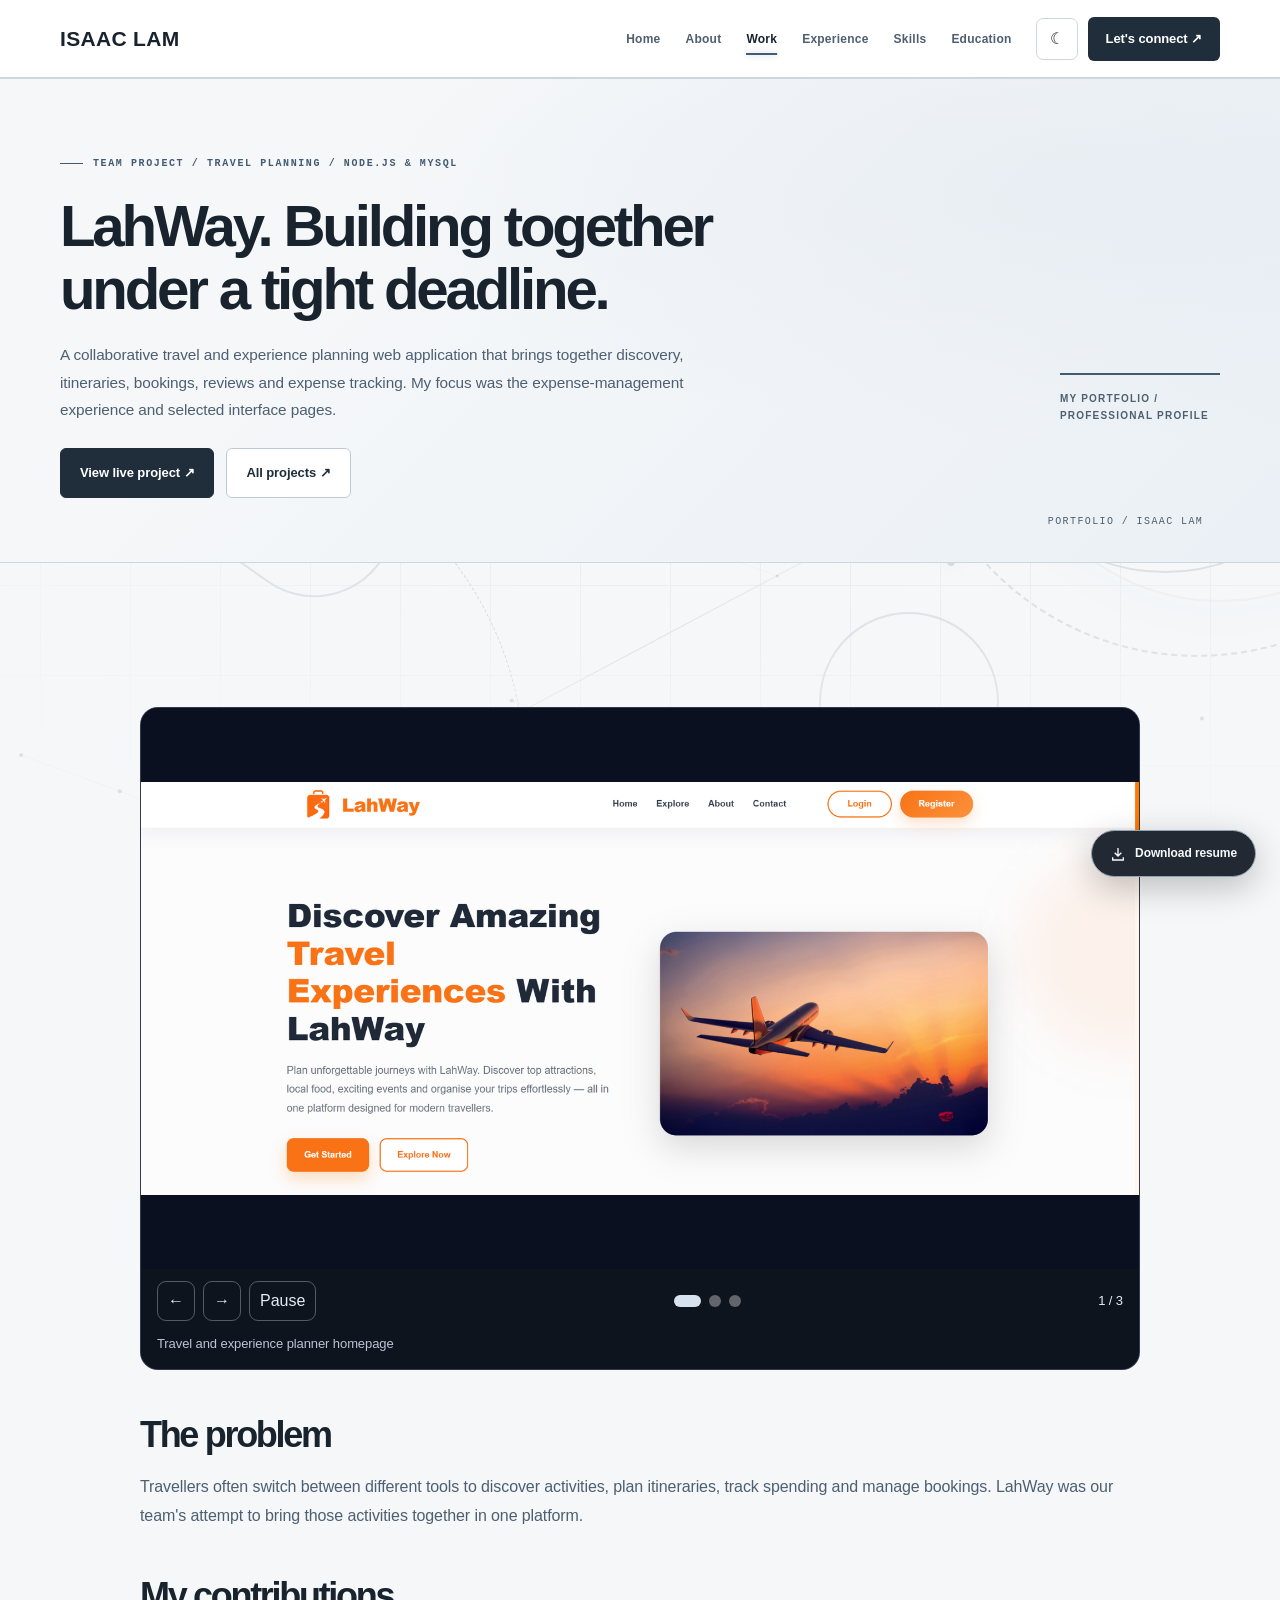
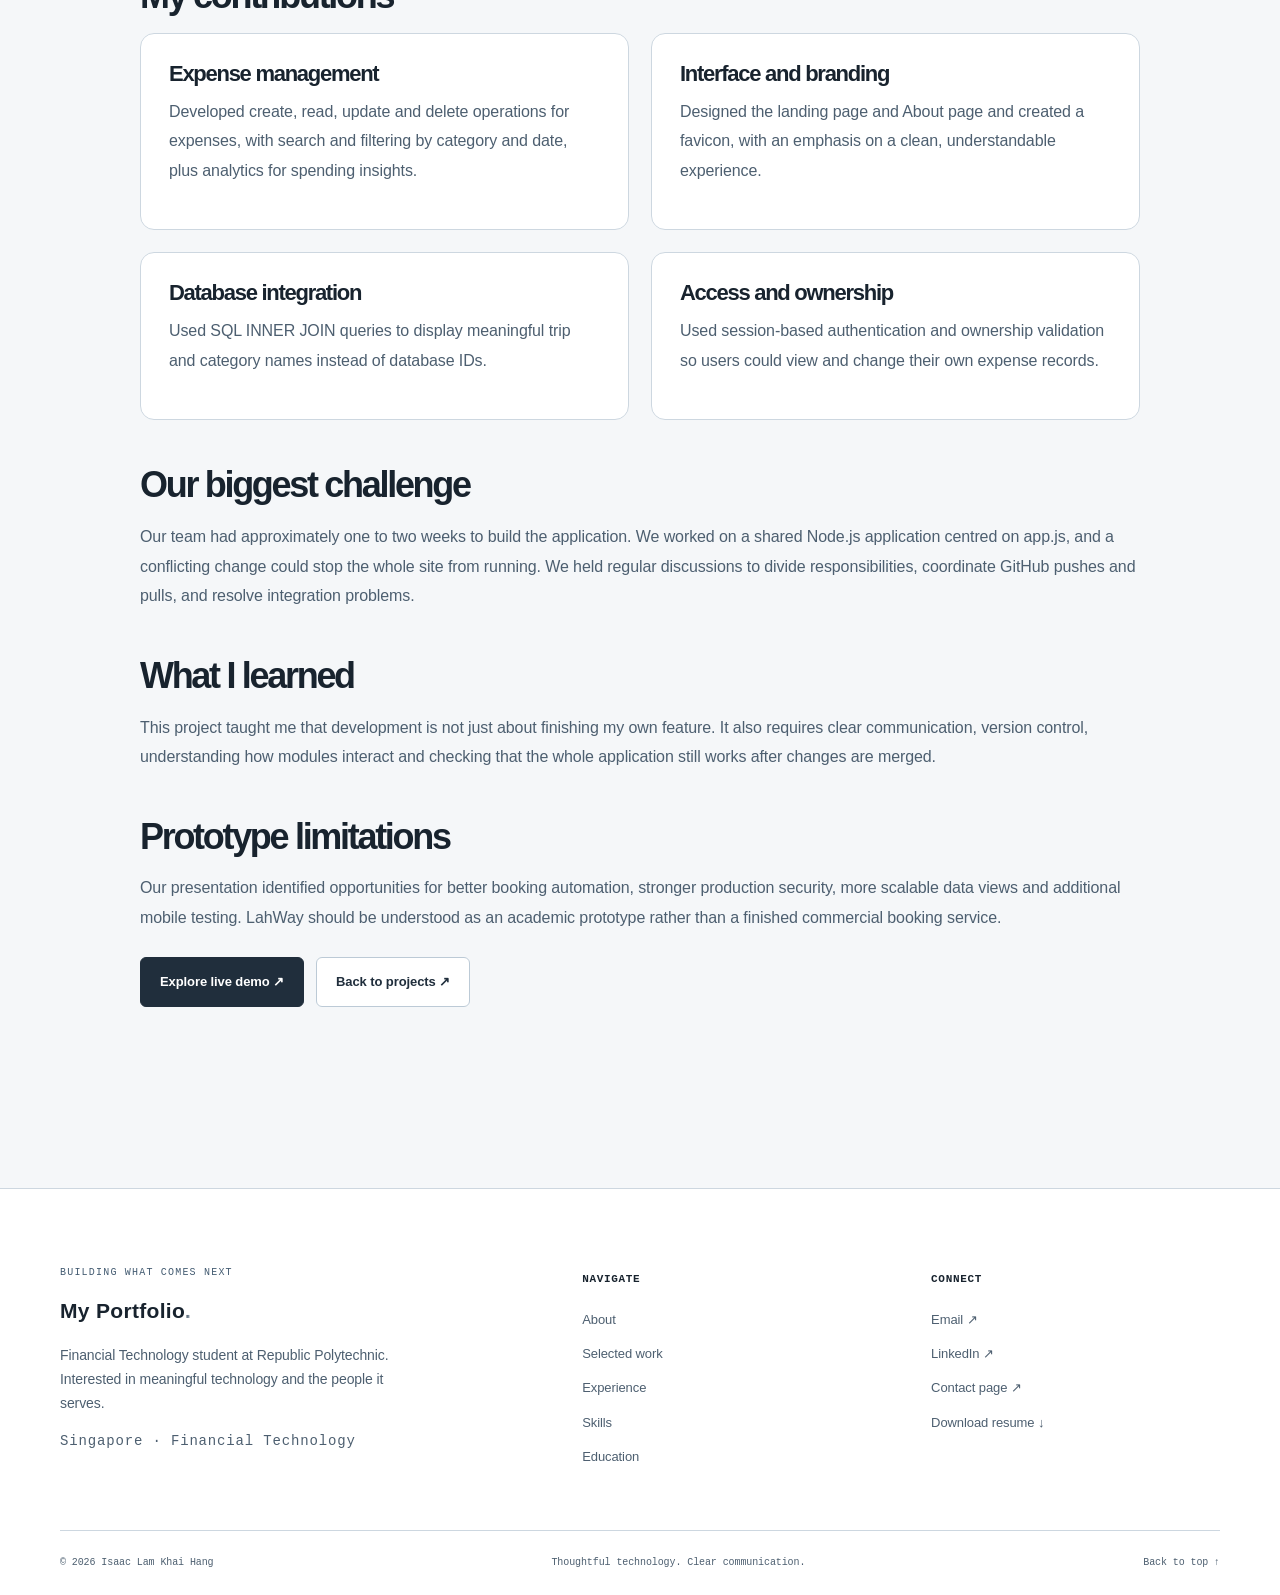
<file: lahway.html>
<!DOCTYPE html>

<html lang="en">
<head>
<meta charset="utf-8"/>
<meta content="width=device-width, initial-scale=1" name="viewport"/>
<meta content="light dark" name="color-scheme"/>
<meta content="website" property="og:type"/>
<meta content="My Portfolio" property="og:site_name"/>
<meta content="Isaac Lam | My Portfolio" property="og:title"/>
<meta content="A project details of Isaac Lam’s client website maintenance and troubleshooting responsibilities at SKETCH IT PTE LTD." property="og:description"/>
<meta content="summary" name="twitter:card"/>
<meta content="#F6F7F8" name="theme-color"/>
<meta content="A project details of Isaac Lam’s client website maintenance and troubleshooting responsibilities at SKETCH IT PTE LTD." name="description"/>
<title>LahWay | Isaac Lam</title>
<script>
    (() => {
      let saved=null;
      try { saved=localStorage.getItem('isaac-theme'); } catch(e) {}
      document.documentElement.dataset.theme=saved==='light'||saved==='dark'
        ?saved:(matchMedia('(prefers-color-scheme: dark)').matches?'dark':'light');
    })();
  </script>
<style>

:root {
  color-scheme: light;
  --bg:#e8edef; --surface:#f2f5f5; --surface-2:#dde6e9; --ink:#23333d;
  --muted:#526570; --line:#cbd6db; --accent:#316f7a; --accent-soft:#d0e3e6;
  --nav:rgba(232,237,239,.94); --deep:#22353f; --deep-ink:#e9f2f3;
  --shadow:0 18px 45px rgba(26,47,59,.065);
}
html[data-theme="dark"] {
  color-scheme:dark;
  --bg:#1c2932; --surface:#283944; --surface-2:#324550; --ink:#e8eff0;
  --muted:#b2c4cb; --line:#405560; --accent:#a0d1d6; --accent-soft:#354e59;
  --nav:rgba(28,41,50,.95); --deep:#17232c; --deep-ink:#e9f2f3;
  --shadow:0 18px 50px rgba(0,0,0,.13);
}
*{box-sizing:border-box}
html{scroll-behavior:smooth}
body{margin:0;background:var(--bg);color:var(--ink);font:16px/1.72 "Segoe UI",Arial,sans-serif;-webkit-font-smoothing:antialiased}
a{color:inherit;text-decoration:none}
button,input,textarea{font:inherit}
button{cursor:pointer}
img{max-width:100%}
:focus-visible{outline:3px solid var(--accent);outline-offset:4px}
::selection{background:var(--accent-soft)}
.container{width:min(1160px,calc(100% - 56px));margin:auto}
.skip{position:absolute;top:-100px;left:16px;padding:12px;background:var(--surface);z-index:99}
.skip:focus{top:12px}
header{position:sticky;top:0;z-index:30;background:var(--nav);border-bottom:1px solid var(--line);backdrop-filter:blur(18px)}
.nav-shell{min-height:78px;display:flex;align-items:center;justify-content:space-between;gap:24px}
.wordmark{font-weight:800;letter-spacing:-.065em;font-size:21px;white-space:nowrap}
.wordmark i{color:var(--accent);font-style:normal}
.desktop-nav{display:flex;align-items:center;gap:28px;margin-left:auto}
.desktop-nav a{font-size:13px;font-weight:650;color:var(--muted);transition:color .2s}
.desktop-nav a:hover,.desktop-nav a[aria-current=page]{color:var(--ink)}
.desktop-nav a[aria-current=page]{text-decoration:underline;text-decoration-color:var(--accent);text-underline-offset:10px;text-decoration-thickness:2px}
.nav-right{display:flex;align-items:center;gap:10px}
.icon-btn{width:42px;height:42px;border:1px solid var(--line);border-radius:11px;background:var(--surface);color:var(--ink);display:grid;place-items:center}
.nav-cta{padding:10px 18px;border-radius:11px;background:var(--ink);color:var(--bg);font-size:13px;font-weight:700;white-space:nowrap}
.menu-btn{display:none}
.mobile-nav{display:none}
.progress{height:2px;position:absolute;bottom:-1px;left:0;right:0;background:var(--accent);transform:scaleX(0);transform-origin:left;pointer-events:none}
main{min-height:55vh}
.hero{position:relative;overflow:hidden;border-bottom:1px solid var(--line)}
.hero:before,.page-top:before{content:"";position:absolute;inset:0;pointer-events:none;background:radial-gradient(ellipse at 87% 23%,var(--accent-soft),transparent 48%);opacity:.55}
.hero-layout{min-height:615px;display:grid;grid-template-columns:1.1fr .9fr;gap:44px;align-items:center;position:relative}
.hero-copy{padding:80px 0}
.eyebrow{display:inline-flex;align-items:center;gap:10px;font-size:11px;font-weight:800;letter-spacing:.17em;text-transform:uppercase;color:var(--accent)}
.eyebrow:before{content:"";width:23px;height:1px;background:currentColor}
h1,h2,h3,p{margin-top:0}
h1,h2,h3{line-height:1.13;letter-spacing:-.058em}
h1{font-size:clamp(45px,5.9vw,78px);font-weight:740;margin:20px 0 24px;text-wrap:balance}
h1 .accent{color:var(--accent)}
h2{font-size:clamp(32px,3.9vw,49px);font-weight:730;margin:13px 0 18px;text-wrap:balance}
h3{font-size:22px;font-weight:720;margin:0 0 10px}
p{color:var(--muted)}
.lead{font-size:17px;line-height:1.9;max-width:610px}
.actions{display:flex;gap:12px;flex-wrap:wrap;margin-top:30px}
.btn{display:inline-flex;align-items:center;justify-content:center;gap:14px;padding:13px 19px;min-height:49px;border:1px solid var(--line);border-radius:10px;font-size:13px;font-weight:750;transition:transform .2s,background .2s,border-color .2s}
.btn:hover{transform:translateY(-2px)}
.btn.primary{background:var(--ink);border-color:var(--ink);color:var(--bg)}
.btn.secondary{background:var(--surface);color:var(--ink)}
.portrait-stage{height:530px;align-self:end;position:relative;display:flex;align-items:end;justify-content:center}
.portrait-stage:before{content:"";position:absolute;width:min(100%,435px);aspect-ratio:1;border-radius:50%;bottom:40px;background:var(--surface-2);border:1px solid var(--line);box-shadow:0 0 0 22px var(--accent-soft)}
.portrait-stage img{height:96%;width:100%;object-fit:contain;object-position:bottom;position:relative;filter:drop-shadow(0 12px 20px rgba(0,0,0,.09))}
.portrait-note{position:absolute;right:0;top:75px;color:var(--muted);font-size:11px;letter-spacing:.1em;writing-mode:vertical-rl}
.trust-strip{border-bottom:1px solid var(--line);background:var(--surface)}
.trust-items{display:flex;justify-content:space-between;gap:20px;flex-wrap:wrap;padding:19px 0;font-size:11px;font-weight:750;letter-spacing:.07em;text-transform:uppercase;color:var(--muted)}
.section{padding:92px 0}
.section.alt{background:var(--surface)}
.section-heading{display:flex;justify-content:space-between;align-items:end;gap:35px;margin-bottom:38px}
.section-heading p{max-width:420px;margin:0}
.grid{display:grid;gap:22px}
.grid.two{grid-template-columns:repeat(2,minmax(0,1fr))}
.grid.three{grid-template-columns:repeat(3,minmax(0,1fr))}
.card{padding:30px;background:var(--surface);border:1px solid var(--line);border-radius:16px;box-shadow:var(--shadow);transition:transform .22s,border-color .22s}
.alt .card{background:var(--bg)}
.card:hover{transform:translateY(-3px);border-color:var(--accent)}
.card .number{font-size:12px;font-weight:800;letter-spacing:.12em;color:var(--accent);margin-bottom:32px}
.card p{font-size:14px;margin:0}
.card h3{font-size:21px}
.tags{display:flex;gap:8px;flex-wrap:wrap;margin-top:20px}
.tag{display:inline-flex;padding:5px 10px;border:1px solid var(--line);border-radius:100px;font-size:11px;font-weight:650;color:var(--muted)}
.project{overflow:hidden;background:var(--surface);border:1px solid var(--line);border-radius:16px;transition:transform .22s,border-color .22s;display:block}
.project:hover{transform:translateY(-4px);border-color:var(--accent)}
.project-art{min-height:225px;display:flex;align-items:center;justify-content:center;padding:28px;position:relative;overflow:hidden;background:var(--surface-2)}
.project-art:before{content:"";width:270px;height:270px;border:1px solid var(--accent);opacity:.28;border-radius:50%;position:absolute;transform:translate(110px,75px)}
.project-art:after{content:"";width:175px;height:175px;border:1px solid var(--accent);opacity:.22;border-radius:50%;position:absolute;transform:translate(-130px,-75px)}
.project-art strong{font-size:clamp(28px,3vw,42px);font-weight:760;letter-spacing:-.07em;line-height:1.1;text-align:center;position:relative;z-index:1;max-width:320px}
.project-art.b{background:color-mix(in srgb,var(--surface-2) 75%,var(--accent-soft))}
.project-art.c{background:color-mix(in srgb,var(--surface-2) 55%,var(--bg))}
.project-info{padding:27px}
.project-info .meta{font-size:11px;letter-spacing:.11em;font-weight:800;color:var(--accent);text-transform:uppercase}
.project-info h3{margin:9px 0}
.project-info p{font-size:14px;min-height:60px}
.project-link{display:flex;justify-content:space-between;border-top:1px solid var(--line);padding-top:15px;margin-top:20px;color:var(--accent);font-size:12px;font-weight:800}
.page-top{position:relative;overflow:hidden;border-bottom:1px solid var(--line);padding:95px 0 77px}
.page-top .container{position:relative}
.page-top h1{max-width:900px;font-size:clamp(42px,5.2vw,69px)}
.page-top p{max-width:700px;font-size:17px;line-height:1.9}
.two-col{display:grid;grid-template-columns:minmax(0,1.4fr) minmax(260px,.8fr);gap:70px;align-items:start}
.prose{max-width:760px}
.prose p{font-size:16px;line-height:2}
.detail-box{border:1px solid var(--line);background:var(--surface);border-radius:15px;padding:28px}
.detail-box h3{font-size:18px}
.fact{padding:12px 0;border-bottom:1px solid var(--line);display:flex;justify-content:space-between;gap:12px;font-size:13px}
.fact:last-child{border:0}
.fact span:first-child{color:var(--muted)}
.fact span:last-child{text-align:right;font-weight:700}
.timeline{border-left:1px solid var(--line);padding-left:32px;margin-left:7px}
.entry{position:relative;padding-bottom:40px}
.entry:last-child{padding-bottom:0}
.entry:before{content:"";position:absolute;left:-39px;top:6px;width:13px;height:13px;background:var(--accent);border:3px solid var(--bg);border-radius:50%}
.entry .date{color:var(--accent);font-size:11px;font-weight:800;letter-spacing:.1em;text-transform:uppercase}
.entry h3{margin:9px 0 5px}
.entry .role{font-weight:650;color:var(--ink);font-size:14px}
.entry p,.entry li{font-size:14px}
.entry ul{color:var(--muted);padding-left:20px}
.skill-pills{display:flex;gap:10px;flex-wrap:wrap}
.skill-pills span{background:var(--accent-soft);border:1px solid var(--line);padding:10px 13px;border-radius:9px;font-size:13px;font-weight:650}
.highlight-band{background:var(--deep);color:var(--deep-ink);padding:75px 0}
.highlight-band p{color:#c2d2d7}
.highlight-band .eyebrow{color:#9fcdd2}
.highlight-band h2{color:var(--deep-ink)}
.highlight-band .btn.primary{background:#b7dfe2;color:#1b2c35;border-color:#b7dfe2}
.cta-strip{display:flex;align-items:center;justify-content:space-between;gap:28px}
.cta-strip p{margin:0}
footer{background:var(--surface);border-top:1px solid var(--line)}
.footer-main{padding:65px 0 54px;display:grid;grid-template-columns:1.6fr 1fr 1fr;gap:60px}
.footer-main .wordmark{display:inline-block;margin-bottom:14px}
.footer-main p{font-size:14px;max-width:330px}
.footer-main h4{font-size:11px;text-transform:uppercase;letter-spacing:.13em;margin:3px 0 20px}
.footer-links{display:flex;flex-direction:column;align-items:start;gap:12px}
.footer-links a{font-size:13px;color:var(--muted)}
.footer-links a:hover{color:var(--accent)}
.footer-bottom{display:flex;justify-content:space-between;gap:20px;flex-wrap:wrap;border-top:1px solid var(--line);padding:23px 0;font-size:12px;color:var(--muted)}
.form{display:grid;gap:18px}
.form label{display:block;font-size:13px;font-weight:700;margin-bottom:7px}
.form input,.form textarea{width:100%;padding:13px 15px;border:1px solid var(--line);border-radius:10px;background:var(--surface);color:var(--ink)}
.form textarea{min-height:150px;resize:vertical}
.contact-link{display:block;padding:17px 0;border-bottom:1px solid var(--line);overflow-wrap:anywhere}
.contact-link small{display:block;color:var(--muted);font-size:11px;letter-spacing:.1em;text-transform:uppercase}
.contact-link strong{font-size:16px}
.note{font-size:12px;color:var(--muted)}
.reveal{opacity:0;transform:translateY(14px);transition:opacity .55s ease,transform .55s ease}
.reveal.visible{opacity:1;transform:none}
@media(max-width:920px){
  .desktop-nav{gap:14px}
  .desktop-nav a{font-size:12px}
  .hero-layout{gap:10px}
  .two-col{gap:35px}
}
@media(max-width:760px){
  .container{width:min(100% - 36px,1160px)}
  .nav-shell{min-height:69px}
  .desktop-nav{display:none}
  .nav-cta{display:none}
  .menu-btn{display:grid}
  .mobile-nav.open{display:flex;flex-direction:column;padding:12px 18px 20px;border-top:1px solid var(--line)}
  .mobile-nav a{padding:12px 10px;font-size:14px;color:var(--ink);font-weight:650}
  .mobile-nav a[aria-current=page]{color:var(--accent)}
  .hero-layout{display:flex;flex-direction:column;align-items:stretch;min-height:0}
  .hero-copy{padding:67px 0 25px}
  .portrait-stage{height:330px;width:100%}
  .portrait-stage:before{width:285px;bottom:24px;box-shadow:0 0 0 13px var(--accent-soft)}
  .portrait-stage img{max-height:340px}
  .portrait-note{display:none}
  .section{padding:67px 0}
  .section-heading{display:block}
  .section-heading p{margin-top:10px}
  .grid.two,.grid.three,.two-col{grid-template-columns:1fr}
  .page-top{padding:69px 0 53px}
  .footer-main{grid-template-columns:1fr 1fr;gap:34px}
  .footer-main>div:first-child{grid-column:1/-1}
  .cta-strip{display:block}
  .cta-strip .btn{margin-top:22px}
}
@media(prefers-reduced-motion:reduce){
  *,*:before,*:after{scroll-behavior:auto!important;animation:none!important;transition:none!important}
  .reveal{opacity:1;transform:none}
  .progress{display:none}
}


/* EDITORIAL + DIGITAL STUDIO — FINAL DESIGN SYSTEM */
:root{--display:'Segoe UI Variable Display','Aptos Display','Segoe UI',Arial,sans-serif;--mono:'Cascadia Code','SFMono-Regular',Consolas,monospace;--radius:12px;--accent-ink:#1f5f6a}
html[data-theme=dark]{--accent-ink:#a0d1d6}
body{font-family:'Aptos','Segoe UI',Arial,sans-serif;letter-spacing:-.009em}
h1,h2,h3,.wordmark{font-family:var(--display)}
h1{font-weight:760;line-height:1.035;letter-spacing:-.07em}
h2{font-weight:750;letter-spacing:-.064em}
.eyebrow,.number,.date,.meta,.trust-items,.footer-main h4,.note{font-family:var(--mono);letter-spacing:.06em}
header{box-shadow:0 5px 30px rgba(15,35,45,.035)}
.nav-shell{min-height:83px}
.wordmark{font-size:22px}
.desktop-nav{gap:25px}
.desktop-nav a{font-size:13px}
.nav-cta{border-radius:7px;padding:11px 18px}
.icon-btn{border-radius:7px}
.hero{background-image:linear-gradient(to right,transparent calc(50% - .5px),var(--line) 50%,transparent calc(50% + .5px));background-size:100% 100%}
.hero:after{content:'EST. 2025  /  SINGAPORE';position:absolute;left:28px;bottom:26px;font:10px var(--mono);letter-spacing:.15em;color:var(--muted);writing-mode:vertical-rl;transform:rotate(180deg);opacity:.65}
.hero-layout{min-height:650px;grid-template-columns:1.12fr .88fr}
.hero-copy{padding:90px 0 94px}
.hero-copy h1{font-size:clamp(49px,6.1vw,83px);margin-top:28px;margin-bottom:26px}
.hero-copy .lead{max-width:590px;font-size:17px}
.hero-intro{display:flex;gap:16px;align-items:center;margin-top:40px;color:var(--muted);font:11px var(--mono);letter-spacing:.07em}
.hero-intro:before{content:'';width:43px;height:1px;background:var(--accent)}
.portrait-stage{height:560px}
.portrait-stage:before{border-radius:43% 43% 4% 4%;width:min(95%,430px);height:400px;aspect-ratio:auto;bottom:0;box-shadow:0 0 0 1px var(--line),0 0 0 19px color-mix(in srgb,var(--accent-soft) 45%,transparent);background:linear-gradient(145deg,var(--accent-soft),var(--surface-2))}
.portrait-stage img{height:98%;object-position:bottom}
.portrait-note{right:4px;top:30px}
.trust-items{font-size:10px;gap:22px}
.section{padding:105px 0}
.section-heading{margin-bottom:45px}
.section-heading h2{margin-bottom:0}
.section-heading .eyebrow{margin-bottom:12px}
.card{border-radius:11px;box-shadow:none;position:relative;overflow:hidden;padding:34px}
.card:before{content:'';position:absolute;top:0;left:0;width:0;height:2px;background:var(--accent);transition:width .3s ease}
.card:hover:before{width:100%}
.card .number{font-size:11px;margin-bottom:38px}
.project{border-radius:11px}
.project-art{min-height:244px;background:linear-gradient(150deg,var(--surface-2),var(--accent-soft));border-bottom:1px solid var(--line)}
.project-art strong{font-size:clamp(28px,2.7vw,40px)}
.project-art:before{width:300px;height:300px;transform:translate(95px,75px)}
.project-info{padding:30px}
.project-info h3{font-size:21px}
.project-info .meta{font-size:10px}
.page-top{padding:110px 0 87px}
.page-top:after{content:'PORTFOLIO  /  ISAAC LAM';position:absolute;right:6%;bottom:35px;font:10px var(--mono);letter-spacing:.14em;color:var(--muted)}
.page-top h1{font-size:clamp(45px,5.6vw,76px)}
.detail-box{border-radius:10px;box-shadow:0 12px 36px rgba(10,32,42,.035)}
.highlight-band{position:relative;overflow:hidden}
.highlight-band:after{content:'';position:absolute;width:480px;height:480px;right:-100px;top:-170px;border:1px solid rgba(170,220,225,.18);border-radius:50%;box-shadow:0 0 0 70px rgba(170,220,225,.025),0 0 0 140px rgba(170,220,225,.025);pointer-events:none}
.highlight-band .container{position:relative;z-index:1}
.footer-main{padding:78px 0 62px}
.footer-main .wordmark{font-size:26px}
.footer-bottom{font-family:var(--mono);font-size:10px}
.section-index{display:flex;align-items:center;gap:13px;color:var(--accent);font:10px var(--mono);letter-spacing:.12em;margin-bottom:14px}
.section-index:after{content:'';height:1px;background:var(--line);width:46px}
.editorial-feature{display:grid;grid-template-columns:1fr 1fr;border:1px solid var(--line);background:var(--surface);border-radius:12px;overflow:hidden}
.editorial-feature .feature-copy{padding:clamp(30px,5vw,68px);display:flex;flex-direction:column;justify-content:center}
.editorial-feature .feature-copy p{font-size:15px;line-height:1.95}
.editorial-feature .feature-copy h2{font-size:clamp(31px,3.5vw,49px)}
.feature-visual{position:relative;min-height:420px;background:var(--deep);overflow:hidden;display:flex;flex-direction:column;justify-content:center;padding:clamp(28px,5vw,55px)}
.feature-visual:before{content:'';position:absolute;inset:0;background:linear-gradient(rgba(165,218,224,.065) 1px,transparent 1px),linear-gradient(90deg,rgba(165,218,224,.065) 1px,transparent 1px);background-size:37px 37px;mask-image:linear-gradient(130deg,transparent,#000 60%)}
.feature-visual:after{content:'';position:absolute;right:-110px;bottom:-130px;width:350px;height:350px;border:1px solid rgba(170,220,225,.3);border-radius:50%;box-shadow:0 0 0 65px rgba(170,220,225,.04),0 0 0 130px rgba(170,220,225,.025)}
.feature-visual .visual-top{position:relative;color:#a4d1d6;font:11px var(--mono);letter-spacing:.1em}
.feature-visual .visual-title{position:relative;z-index:1;color:#e9f2f3;font-size:clamp(29px,3.2vw,47px);font-weight:750;letter-spacing:-.06em;line-height:1.18;margin:28px 0}
.feature-visual .visual-bottom{position:relative;z-index:1;color:#b3cdd3;font:11px var(--mono);line-height:1.9}
.editorial-stats{display:grid;grid-template-columns:repeat(3,1fr);border:1px solid var(--line);border-radius:10px;overflow:hidden;margin-top:40px}
.editorial-stats>div{padding:23px 28px;background:var(--surface);border-right:1px solid var(--line)}
.editorial-stats>div:last-child{border-right:0}
.editorial-stats strong{display:block;font-size:23px;line-height:1.2;letter-spacing:-.045em}
.editorial-stats span{display:block;margin-top:8px;color:var(--muted);font:10px var(--mono);text-transform:uppercase;letter-spacing:.04em}
.footer-kicker{color:var(--accent);font:10px var(--mono);letter-spacing:.12em;margin-bottom:15px}
@media(max-width:760px){.hero{background-image:none}.hero:after{display:none}.hero-copy{padding:72px 0 30px}.hero-copy h1{font-size:clamp(44px,10vw,66px)}.hero-intro{margin-top:28px}.portrait-stage{height:340px}.portrait-stage:before{height:270px;width:min(80%,290px)}.section{padding:72px 0}.page-top{padding:75px 0 67px}.page-top:after{display:none}.editorial-feature{grid-template-columns:1fr}.feature-visual{min-height:330px}.editorial-stats{grid-template-columns:1fr}.editorial-stats>div{border-right:0;border-bottom:1px solid var(--line)}.editorial-stats>div:last-child{border-bottom:0}.nav-shell{min-height:70px}}

  
/* Ambient FinTech motion: decorative only, intentionally 10–20% opacity. */
body{isolation:isolate}
.ambient-scene{position:fixed;inset:0;overflow:hidden;z-index:-1;pointer-events:none;opacity:.16}
.ambient-grid{position:absolute;inset:-25%;background-image:linear-gradient(to right,var(--accent) 1px,transparent 1px),linear-gradient(to bottom,var(--accent) 1px,transparent 1px);background-size:95px 95px;mask-image:radial-gradient(ellipse at 60% 40%,black,transparent 70%);animation:grid-drift 45s linear infinite}
.ambient-orbit{position:absolute;border:1px solid var(--accent);border-radius:50%;width:clamp(290px,45vw,680px);aspect-ratio:1;right:-16%;top:9%;animation:orbit-breathe 18s ease-in-out infinite alternate}
.ambient-orbit.two{width:clamp(180px,30vw,430px);right:-6%;top:21%;animation-duration:24s;animation-direction:alternate-reverse}
.ambient-ring{position:absolute;left:-13%;bottom:-24%;width:clamp(320px,54vw,750px);aspect-ratio:1;border:1px dashed var(--accent);border-radius:50%;animation:slow-spin 100s linear infinite}
.ambient-line{position:absolute;height:1px;width:70vw;background:linear-gradient(90deg,transparent,var(--accent),transparent);transform:rotate(-28deg);left:15%;top:72%;animation:line-sway 17s ease-in-out infinite alternate}
.ambient-line.two{top:23%;left:-28%;width:58vw;animation-delay:-7s}
.ambient-node{position:absolute;width:8px;height:8px;border:1px solid var(--accent);border-radius:50%;box-shadow:0 0 0 12px color-mix(in srgb,var(--accent) 15%,transparent);animation:node-float 13s ease-in-out infinite alternate}
.ambient-node.a{left:11%;top:20%}.ambient-node.b{left:74%;top:62%;animation-delay:-5s}.ambient-node.c{left:32%;top:81%;animation-delay:-9s}
@keyframes grid-drift{to{transform:translate3d(95px,95px,0)}}
@keyframes orbit-breathe{to{transform:translate(-35px,40px) scale(1.1)}}
@keyframes slow-spin{to{transform:rotate(360deg)}}
@keyframes line-sway{to{transform:rotate(-22deg) translateY(-45px)}}
@keyframes node-float{to{transform:translate(22px,-35px)}}
@keyframes intro-up{from{opacity:0;transform:translateY(25px)}to{opacity:1;transform:translateY(0)}}
@keyframes portrait-enter{from{opacity:0;transform:translate(18px,25px) scale(.97)}to{opacity:1;transform:translate(0,0) scale(1)}}
@keyframes sheen{to{transform:translateX(360%) skewX(-22deg)}}
@keyframes accent-pulse{50%{box-shadow:0 0 0 9px color-mix(in srgb,var(--accent) 8%,transparent)}}
.hero-copy>.eyebrow{animation:intro-up .75s both}
.hero-copy h1{animation:intro-up .85s .12s both}
.hero-copy .lead{animation:intro-up .85s .24s both}
.hero-copy .actions{animation:intro-up .8s .36s both}
.hero-intro{animation:intro-up .8s .47s both}
.portrait-stage{animation:portrait-enter 1.05s .16s both}
.page-top .container>.eyebrow{animation:intro-up .7s both}
.page-top h1{animation:intro-up .85s .12s both}
.page-top p{animation:intro-up .85s .23s both}
.btn,.nav-cta{position:relative;overflow:hidden;transition:transform .25s ease,box-shadow .25s ease,border-color .25s ease}
.btn:after,.nav-cta:after{content:"";position:absolute;inset:0;width:32%;background:linear-gradient(90deg,transparent,rgba(255,255,255,.19),transparent);transform:translateX(-230%) skewX(-22deg);pointer-events:none}
.btn:hover:after,.nav-cta:hover:after{animation:sheen .8s ease-out both}
.btn:hover,.nav-cta:hover{transform:translateY(-3px);box-shadow:0 10px 22px rgba(30,60,70,.12)}
.card,.project,.timeline-item,.editorial-feature{transition:transform .35s cubic-bezier(.2,.8,.2,1),box-shadow .35s ease,border-color .35s ease}
.card:hover,.project:hover{transform:translateY(-7px);box-shadow:0 18px 40px rgba(25,53,67,.12)}
.project-art strong{transition:transform .45s cubic-bezier(.2,.8,.2,1)}
.project:hover .project-art strong{transform:translateY(-5px) scale(1.035)}
.project-art:before{animation:orbit-breathe 12s ease-in-out infinite alternate}
.project-art:after{animation:orbit-breathe 16s ease-in-out infinite alternate-reverse}
.icon-btn{transition:transform .25s ease,background .25s ease,border-color .25s ease}
.icon-btn:hover{transform:rotate(-8deg);border-color:var(--accent)}
.wordmark{letter-spacing:-.045em}
.wordmark .mark-accent{color:var(--accent)}
.reveal{transform:translateY(27px);transition:opacity .75s ease,transform .75s cubic-bezier(.2,.8,.2,1)}
.reveal.visible{transform:translateY(0)}
@media(max-width:760px){.ambient-grid{background-size:70px 70px}.ambient-orbit{right:-65%}.ambient-scene{opacity:.12}}
@media(prefers-reduced-motion:reduce){
 .ambient-scene *,.hero-copy>*,.portrait-stage,.page-top .container>*,.project-art:before,.project-art:after{animation:none!important}
 .reveal{opacity:1!important;transform:none!important}
}

  
/* PROFESSIONAL REDESIGN — warm editorial finance */
:root{
  --bg:#f5f4f0;--surface:#ffffff;--surface-2:#eaece9;--ink:#172b37;
  --muted:#53636b;--line:#d6dddb;--accent:#236c72;--accent-soft:#dceae7;
  --nav:rgba(245,244,240,.94);--deep:#142b36;--deep-ink:#f5f4f0;
  --shadow:0 18px 48px rgba(20,43,54,.065);
}
html[data-theme="dark"]{
  --bg:#111f29;--surface:#1b2c37;--surface-2:#263943;--ink:#f3f1e9;
  --muted:#b2c0c4;--line:#354851;--accent:#87c9c0;--accent-soft:#274c51;
  --nav:rgba(17,31,41,.94);--deep:#0b1821;--deep-ink:#f5f4f0;
  --shadow:0 18px 48px rgba(0,0,0,.18);
}
body{letter-spacing:-.006em}
.container{width:min(1200px,calc(100% - 72px))}
header{box-shadow:0 3px 18px rgba(15,39,49,.025)}
.nav-shell{min-height:82px}
.wordmark{font-size:22px!important;font-weight:760!important;letter-spacing:-.055em!important}
.desktop-nav a{font-size:12px;letter-spacing:.02em}
.nav-cta{border-radius:6px!important;background:var(--accent)!important;color:#fff!important}
.btn{border-radius:6px!important;transition:transform .3s ease,box-shadow .3s ease,background .3s ease!important}
.btn:hover{transform:translateY(-3px);box-shadow:0 10px 24px rgba(24,64,72,.13)}
.btn.primary{background:var(--accent)!important;color:#fff!important}
.eyebrow{letter-spacing:.2em;font-size:10px}
.hero{background:linear-gradient(115deg,var(--bg) 0%,var(--bg) 58%,var(--accent-soft) 140%);isolation:isolate}
.hero-layout{min-height:680px;grid-template-columns:minmax(0,1.08fr) minmax(0,.92fr);gap:64px}
.hero-copy h1{font-size:clamp(54px,6vw,91px);line-height:1.04;letter-spacing:-.065em;max-width:780px}
.hero-copy .lead{font-size:17px;line-height:1.85;max-width:575px}
.hero-intro{letter-spacing:.14em;font-size:10px}
.portrait-stage{border-radius:16px!important;overflow:hidden;box-shadow:0 28px 65px rgba(13,44,54,.12);transition:transform .7s cubic-bezier(.2,.8,.2,1)}
.portrait-stage:hover{transform:translateY(-7px)}
.portrait-stage:before{opacity:.65}
.section{padding-top:112px;padding-bottom:112px}
.section-heading{margin-bottom:42px}
.section-heading h2,.feature-copy h2{letter-spacing:-.055em;line-height:1.1}
.card{border-radius:12px!important;background:var(--surface);border:1px solid var(--line);padding:34px!important}
.card h3{letter-spacing:-.035em}
.card:hover{transform:translateY(-6px);box-shadow:0 22px 50px rgba(22,52,62,.09);border-color:var(--accent)}
.editorial-feature{border-radius:16px!important;overflow:hidden}
.feature-visual{background:linear-gradient(145deg,#173843,#236b72)!important}
.feature-visual:after{content:"";position:absolute;inset:0;background:repeating-linear-gradient(0deg,transparent 0 45px,rgba(255,255,255,.045) 46px 47px);pointer-events:none}
.project{border-radius:12px!important;overflow:hidden;background:var(--surface);border:1px solid var(--line)}
.project-art{background:linear-gradient(130deg,#193943,#367b80)!important}
.project-art.b{background:linear-gradient(130deg,#314d52,#668e88)!important}
.project-art.c{background:linear-gradient(130deg,#213c4e,#547a91)!important}
.project-info{padding:30px}
.project:hover{transform:translateY(-6px);border-color:var(--accent)}
.bento-work{display:grid;grid-template-columns:1.12fr .88fr;gap:22px}
.bento-work>.project:first-child{grid-row:span 2}
.bento-work>.project:first-child .project-art{min-height:420px}
.bento-work>.project:not(:first-child){display:grid;grid-template-columns:.8fr 1.2fr}
.bento-work>.project:not(:first-child) .project-art{min-height:235px}
.bento-work>.project:not(:first-child) .project-info{padding:22px}
.bento-work>.project:not(:first-child) .project-art strong{font-size:clamp(18px,2vw,29px)}
.bento-work>.project{height:100%}
.bento-work .project-info{display:flex;flex-direction:column}
.bento-work .project-link{margin-top:auto}
.page-top{background:linear-gradient(120deg,var(--bg),var(--accent-soft) 180%)}
.page-top h1{letter-spacing:-.06em}
.highlight-band{background:var(--deep)!important}
footer{border-top:1px solid var(--line)}
.ambient-scene{opacity:.13!important;z-index:0!important}
body>header,body>main,body>footer{position:relative;z-index:1}
body>header{z-index:30}
.ambient-orbit{border-style:dashed}
.ambient-orbit.two{border-style:solid}
.ambient-grid{background-size:110px 110px;animation-duration:65s}
.ambient-node{width:6px;height:6px}
.ambient-accent{position:absolute;left:13%;top:34%;width:270px;height:270px;border:1px solid var(--accent);border-radius:30%;transform:rotate(35deg);animation:ambient-turn 32s ease-in-out infinite alternate}
.ambient-accent.two{left:64%;top:68%;width:180px;height:180px;border-radius:50%;animation-delay:-12s}
@keyframes ambient-turn{to{transform:translate(50px,-55px) rotate(75deg)}}
@keyframes float-portrait{0%,100%{transform:translateY(0)}50%{transform:translateY(-8px)}}
.hero-copy h1{animation:intro-up .9s .12s both}
.hero-copy .lead{animation:intro-up .9s .25s both}
.hero-copy .actions{animation:intro-up .9s .36s both}
.project-art:before,.project-art:after{opacity:.4}
@media(max-width:1050px){.bento-work{grid-template-columns:1fr 1fr}.bento-work>.project:first-child{grid-column:span 2;grid-row:auto}.bento-work>.project:first-child .project-art{min-height:270px}.bento-work>.project:not(:first-child){display:block}.bento-work>.project:not(:first-child) .project-art{min-height:190px}}
@media(max-width:980px){.desktop-nav{display:none!important}.menu-btn{display:grid!important}.mobile-nav.open{display:flex!important}}
@media(max-width:760px){
 .container{width:calc(100% - 38px)}
 .hero-layout{grid-template-columns:1fr;gap:12px;min-height:0}
 .hero-copy{padding:64px 0 22px}
 .hero-copy h1{font-size:clamp(44px,10vw,67px)}
 .hero-copy .lead{font-size:15px}
 .portrait-stage{height:340px}
 .section{padding-top:76px;padding-bottom:76px}
 .bento-work{grid-template-columns:1fr}
 .bento-work>.project:first-child{grid-column:auto}
 .bento-work>.project:first-child .project-art{min-height:230px}
 .bento-work>.project:not(:first-child) .project-art{min-height:190px}
 .ambient-accent{display:none}
 .ambient-scene{opacity:.1!important}
 .card:hover,.project:hover,.portrait-stage:hover{transform:none}
}
@media(max-width:420px){.container{width:calc(100% - 32px)}.hero-copy h1{font-size:41px}.portrait-stage{height:290px}}
@media(prefers-reduced-motion:reduce){.ambient-accent,.hero-copy h1,.hero-copy .lead,.hero-copy .actions{animation:none!important}}


/* FinTech Professional Edition: editorial components and accessible interactions */
:root{--motion-ease:cubic-bezier(.22,1,.36,1)}
:focus-visible{outline:3px solid var(--accent);outline-offset:4px}
.skip-link{position:fixed;z-index:1000;top:12px;left:12px;transform:translateY(-150%);padding:12px 18px;background:var(--ink);color:var(--bg);border-radius:6px}
.skip-link:focus{transform:translateY(0)}
html{scroll-padding-top:100px}
body{overflow-x:clip}
img{max-width:100%;height:auto}
button,a{-webkit-tap-highlight-color:transparent}
.ambient-scene{opacity:.12!important}
.ambient-scene .ambient-grid{animation-duration:90s}
.ambient-scene .ambient-orbit{animation-duration:27s}
.ambient-scene .ambient-line{animation-duration:25s}
.hero-copy .hero-overline{display:flex;align-items:center;gap:11px;font-size:11px;font-weight:750;letter-spacing:.16em;color:var(--accent);margin-bottom:22px;text-transform:uppercase}
.hero-overline:before{content:"";width:25px;height:2px;background:var(--accent)}
.hero-copy h1{font-size:clamp(48px,5.7vw,82px)}
.hero-copy .hero-description{max-width:590px}
.hero-pills{display:flex;gap:8px;flex-wrap:wrap;margin-top:25px}
.hero-pills span{font-size:11px;font-weight:650;color:var(--muted);background:var(--surface);border:1px solid var(--line);border-radius:5px;padding:7px 11px}
.hero-actions{display:flex;gap:12px;flex-wrap:wrap;margin-top:30px}
.hero-actions .btn{min-height:46px}
.hero-micro{margin-top:28px;color:var(--muted);font-size:12px;max-width:560px}
.hero-micro strong{color:var(--ink)}
.recruiter-bar{display:grid;grid-template-columns:1.5fr 1fr 1fr;gap:18px;background:var(--surface);border:1px solid var(--line);border-radius:12px;padding:24px;margin-top:26px}
.recruiter-bar>div{border-right:1px solid var(--line);padding-right:12px}
.recruiter-bar>div:last-child{border-right:0}
.recruiter-bar strong{display:block;font-size:12px;color:var(--ink);margin-bottom:4px}
.recruiter-bar span{display:block;font-size:12px;color:var(--muted)}
.recruiter-bar a{text-decoration:underline;text-underline-offset:4px}
.proof-row{display:flex;flex-wrap:wrap;gap:9px;margin:17px 0 0}
.proof-row span{font-size:11px;padding:6px 9px;border:1px solid var(--line);border-radius:4px;color:var(--muted)}
.case-grid{display:grid;grid-template-columns:repeat(3,minmax(0,1fr));gap:22px}
.case-grid .project{display:flex;flex-direction:column}
.case-grid .project-info{flex:1;display:flex;flex-direction:column}
.case-grid .project-link{margin-top:auto}
.case-grid .project-art{min-height:225px}
.case-steps{display:grid;grid-template-columns:repeat(3,minmax(0,1fr));gap:16px;margin:42px 0}
.case-step{border:1px solid var(--line);background:var(--surface);padding:24px;border-radius:10px}
.case-step .number{font-size:10px;letter-spacing:.12em;color:var(--accent);font-weight:750}
.case-step h3{font-size:20px;line-height:1.25;margin:12px 0}
.case-step p{font-size:13px;line-height:1.75;color:var(--muted);margin:0}
.case-disclosure{border-left:3px solid var(--accent);padding:16px 20px;background:var(--surface-2);border-radius:0 8px 8px 0;font-size:13px;line-height:1.7}
.case-disclosure strong{display:block;margin-bottom:5px}
.timeline{position:relative;border-left:none!important;padding-left:33px}
.timeline:before{content:"";position:absolute;left:0;top:8px;bottom:8px;width:2px;background:var(--line)}
.timeline:after{content:"";position:absolute;left:0;top:8px;height:var(--timeline-progress,0%);max-height:calc(100% - 16px);width:2px;background:var(--accent);transition:height .15s linear}
.timeline .entry:before{left:-39px;z-index:1}
.timeline .entry.is-passed:before{box-shadow:0 0 0 6px var(--accent-soft)}
.timeline .entry{scroll-margin-top:110px}
.journey-nav{display:flex;gap:8px;flex-wrap:wrap;margin:0 0 34px}
.journey-nav a{border:1px solid var(--line);background:var(--surface);border-radius:5px;padding:8px 12px;font-size:12px;color:var(--muted);transition:color .2s,background .2s}
.journey-nav a:hover,.journey-nav a:focus-visible{background:var(--accent-soft);color:var(--ink)}
.skill-explorer{border:1px solid var(--line);border-radius:13px;overflow:hidden;background:var(--surface);margin-top:40px}
.skill-explorer-intro{padding:30px 32px;border-bottom:1px solid var(--line)}
.skill-explorer-intro h2{margin:6px 0 7px;font-size:clamp(27px,3vw,40px);line-height:1.12}
.skill-explorer-intro p{margin:0;color:var(--muted);font-size:14px}
.skill-explorer-body{display:grid;grid-template-columns:235px minmax(0,1fr)}
.skill-tabs{display:flex;flex-direction:column;gap:5px;padding:14px;border-right:1px solid var(--line)}
.skill-tab{border:1px solid transparent;background:transparent;color:var(--muted);border-radius:6px;text-align:left;padding:14px;font-size:13px;font-weight:700;cursor:pointer}
.skill-tab:hover{background:var(--surface-2);color:var(--ink)}
.skill-tab[aria-selected=true]{background:var(--accent-soft);border-color:var(--accent);color:var(--ink)}
.skill-panel{padding:32px;min-height:255px}
.skill-panel[hidden]{display:none}
.skill-panel h3{font-size:clamp(24px,2.8vw,35px);line-height:1.2;margin:7px 0 15px}
.skill-panel p{max-width:600px;color:var(--muted);font-size:14px}
.skill-panel .btn{margin-top:12px}
.skill-evidence{display:flex;gap:8px;flex-wrap:wrap;margin-top:20px}
.skill-evidence span{font-size:11px;padding:6px 10px;border:1px solid var(--line);border-radius:5px}
.recruiter-cta{background:var(--surface);border:1px solid var(--line);border-radius:14px;padding:36px;display:flex;align-items:center;justify-content:space-between;gap:22px}
.recruiter-cta h2{margin:8px 0;font-size:clamp(27px,3vw,39px);line-height:1.2}
.recruiter-cta p{margin:0;max-width:580px;color:var(--muted);font-size:14px}
.recruiter-cta .actions{flex:none}
.recruiter-cta .btn{white-space:nowrap}
@media(max-width:1100px){.hero-layout{gap:30px}.desktop-nav{gap:14px}.nav-shell{gap:12px}}
@media(max-width:980px){.desktop-nav{display:none!important}.menu-btn{display:grid!important}.mobile-nav.open{display:flex!important}}
@media(max-width:860px){.case-grid{grid-template-columns:repeat(2,minmax(0,1fr))}.case-steps{grid-template-columns:1fr}.recruiter-cta{align-items:flex-start;flex-direction:column}}
@media(max-width:760px){
 .hero-layout{grid-template-columns:1fr;gap:12px;min-height:0}
 .hero-copy{padding:55px 0 15px}
 .hero-copy h1{font-size:clamp(42px,9.2vw,65px);overflow-wrap:break-word}
 .hero-copy .lead{font-size:15px}
 .portrait-stage{height:350px}
 .recruiter-bar{grid-template-columns:1fr 1fr;padding:18px}
 .recruiter-bar>div:first-child{grid-column:1/-1;border-right:0;border-bottom:1px solid var(--line);padding-bottom:12px}
 .case-grid{grid-template-columns:1fr}
 .skill-explorer-body{grid-template-columns:1fr}
 .skill-tabs{flex-direction:row;overflow-x:auto;border-right:0;border-bottom:1px solid var(--line);scrollbar-width:thin}
 .skill-tab{white-space:nowrap;flex:none}
 .skill-panel{padding:24px;min-height:230px}
 .skill-explorer-intro{padding:24px}
 .recruiter-cta{padding:24px}
 .recruiter-cta .actions{flex-wrap:wrap}
 .ambient-scene{opacity:.10!important}
 .ambient-accent,.ambient-line.two{display:none}
 .project:hover,.card:hover{transform:none;box-shadow:none}
}
@media(max-width:430px){.container{width:calc(100% - 32px)}.nav-cta{display:none}.hero-copy h1{font-size:clamp(37px,10vw,46px)}.hero-actions .btn{width:100%;justify-content:center}.portrait-stage{height:290px}.recruiter-bar{grid-template-columns:1fr}.recruiter-bar>div{grid-column:1/-1;border-right:0;border-bottom:1px solid var(--line);padding-bottom:10px}.recruiter-bar>div:last-child{border-bottom:0;padding-bottom:0}}
@media(prefers-reduced-motion:reduce){html{scroll-behavior:auto!important}.ambient-scene *,.hero-copy *,.project-art:before,.project-art:after{animation:none!important}.reveal{opacity:1!important;transform:none!important}.timeline:after{transition:none}}


/* Obsidian Black & Silver — polished monochrome visual system */
:root{
 color-scheme:light;
 --bg:#F6F7F8;--surface:#FFFFFF;--surface-2:#EAEDF0;
 --ink:#161A1E;--muted:#56616C;--line:#D9DEE3;
 --accent:#4C5B69;--accent-soft:#E5E9ED;
 --nav:rgba(246,247,248,.96);--deep:#101214;--deep-ink:#FAFAFA;
 --shadow:0 18px 48px rgba(16,18,20,.075);
}
html[data-theme="dark"]{
 color-scheme:dark;
 --bg:#0D0F11;--surface:#181C20;--surface-2:#252B30;
 --ink:#F4F6F7;--muted:#B6C0C8;--line:#3B444C;
 --accent:#C6D0D8;--accent-soft:#303940;
 --nav:rgba(13,15,17,.96);--deep:#090A0C;--deep-ink:#F8F9FA;
 --shadow:0 18px 48px rgba(0,0,0,.28);
}
body{background:var(--bg);color:var(--ink)}
.btn.primary,.nav-cta{background:#252D34!important;color:#fff!important}
html[data-theme="dark"] .btn.primary,html[data-theme="dark"] .nav-cta{background:#D3DBE1!important;color:#101214!important}
.hero{background:linear-gradient(115deg,var(--bg) 0%,var(--bg) 59%,var(--accent-soft) 150%)}
.page-top{background:linear-gradient(120deg,var(--bg),var(--accent-soft) 190%)}
.feature-visual{background:linear-gradient(145deg,#12171B,#4A535B)!important}
.project-art{background:linear-gradient(135deg,#171D22,#5B6975)!important}
.project-art.b{background:linear-gradient(130deg,#292E34,#79838B)!important}
.project-art.c{background:linear-gradient(130deg,#1B2026,#616C78)!important}
.highlight-band{background:var(--deep)!important;color:var(--deep-ink)}
.portrait-stage:before{background:var(--accent-soft)}
.ambient-scene{opacity:.11!important}
.ambient-node{background:var(--accent)}
.skill-tab[aria-selected="true"]{border-color:var(--accent)}
::selection{background:var(--accent-soft);color:var(--ink)}


/* OBSIDIAN MOTION EDITION: high-visibility, restrained silver motion */
:root{--motion-silver:#8797a6;--motion-line:rgba(150,170,188,.42);--motion-ease:cubic-bezier(.22,1,.36,1)}
html[data-theme="dark"]{--motion-silver:#d0dce7;--motion-line:rgba(201,218,234,.5)}
html{scroll-behavior:smooth}
body{overflow-x:clip}
/* Moving background is intentionally visible but never intercepts interaction. */
.ambient-scene{opacity:.35!important;z-index:0!important;mask-image:linear-gradient(to bottom,black 5%,black 70%,transparent 100%)}
.ambient-grid{opacity:.46!important;background-size:90px 90px!important;animation:ambient-pan 38s linear infinite!important}
.ambient-orbit{border-width:2px!important;opacity:.75!important;animation-duration:24s!important}
.ambient-orbit.two{animation-duration:31s!important;animation-direction:reverse!important}
.ambient-line{opacity:.65!important;animation-duration:10s!important}
.ambient-node{width:8px!important;height:8px!important;box-shadow:0 0 15px var(--motion-silver)!important;animation:node-breathe 3.2s ease-in-out infinite alternate!important}
.ambient-accent{border-width:2px!important;opacity:.7!important}
.motion-silver-orb{position:absolute;width:440px;height:440px;border:2px solid var(--motion-line);border-radius:50%;right:-160px;top:18%;animation:orb-drift 20s ease-in-out infinite alternate;box-shadow:0 0 80px rgba(110,130,155,.13)}
.motion-silver-orb:before{content:"";position:absolute;inset:47px;border:1px dashed var(--motion-silver);border-radius:50%;animation:orb-spin 26s linear infinite}
.motion-silver-orb:after{content:"";position:absolute;top:13%;left:13%;width:12px;height:12px;border-radius:50%;background:var(--motion-silver);box-shadow:0 0 24px var(--motion-silver)}
.motion-silver-beam{position:absolute;width:1px;height:65vh;left:19%;top:-15%;background:linear-gradient(transparent,var(--motion-silver),transparent);opacity:.48;transform:rotate(26deg);animation:beam-sweep 12s ease-in-out infinite alternate}
@keyframes ambient-pan{to{transform:translate3d(90px,90px,0)}}
@keyframes node-breathe{to{transform:scale(1.7);opacity:.95}}
@keyframes orb-spin{to{transform:rotate(360deg)}}
@keyframes orb-drift{to{transform:translate(-90px,65px) rotate(35deg)}}
@keyframes beam-sweep{to{transform:translateX(230px) rotate(26deg)}}
/* Cinematic text, silver sweep and staggered hero actions */
.hero-copy{position:relative;z-index:2}
.hero-copy h1{overflow:visible}
.motion-word{display:inline-block;opacity:0;transform:translateY(58px) rotateX(-15deg);filter:blur(7px);animation:word-enter .9s var(--motion-ease) both;animation-delay:calc(.15s + var(--word-index)*.14s)}
.motion-word .accent{display:inline}
@keyframes word-enter{to{opacity:1;transform:translateY(0) rotateX(0);filter:blur(0)}}
.hero-overline{animation:motion-fade .7s .1s both}
.hero-copy .lead,.hero-copy .hero-description{animation:motion-rise 1s .7s both}
.hero-pills,.hero-roles{animation:motion-rise 1s .87s both}
.hero-actions,.hero-copy .actions{animation:motion-rise 1s 1.05s both}
.hero-micro{animation:motion-rise 1s 1.22s both}
@keyframes motion-rise{from{opacity:0;transform:translateY(38px)}to{opacity:1;transform:translateY(0)}}
@keyframes motion-fade{from{opacity:0}to{opacity:1}}
.hero-copy .accent,.mark-accent{background-image:linear-gradient(105deg,var(--ink) 15%,var(--motion-silver) 42%,var(--ink) 67%);background-size:240% 100%;background-clip:text;-webkit-background-clip:text;color:transparent!important;animation:silver-sweep 5s linear infinite}
@keyframes silver-sweep{to{background-position:-240% 0}}
.portrait-stage{animation:portrait-arrive 1.2s .35s var(--motion-ease) both}
@keyframes portrait-arrive{from{opacity:0;transform:translateY(48px) scale(.94)}to{opacity:1;transform:translateY(0) scale(1)}}
/* Visible scroll reveals with sequencing. */
.reveal{opacity:0;transform:translate3d(0,48px,0) scale(.975);filter:blur(4px);transition:opacity .85s var(--motion-ease),transform .85s var(--motion-ease),filter .85s var(--motion-ease);transition-delay:var(--reveal-delay,0ms)}
.reveal.visible{opacity:1;transform:none;filter:none}
/* Project cards: silver outline, shine, desktop cursor tilt. */
.project,.card{position:relative;isolation:isolate;transform-style:preserve-3d;transition:transform .32s var(--motion-ease),box-shadow .32s ease,border-color .32s ease!important}
.project:after,.card:after{content:"";position:absolute;inset:0;pointer-events:none;border-radius:inherit;border:1px solid transparent;background:linear-gradient(125deg,transparent 18%,rgba(200,215,227,.55) 48%,transparent 78%) border-box;mask:linear-gradient(#fff 0 0) padding-box,linear-gradient(#fff 0 0);mask-composite:exclude;opacity:0;transition:opacity .3s}
.project:hover:after,.project:focus-visible:after,.card:hover:after{opacity:1}
.project:hover,.card:hover{box-shadow:0 26px 65px rgba(45,65,85,.2)!important;border-color:var(--motion-silver)!important}
.project-art{position:relative;overflow:hidden}
.project-art:after{content:"";position:absolute;inset:-100% -50%;background:linear-gradient(105deg,transparent 43%,rgba(225,236,245,.28) 50%,transparent 57%);transform:translateX(-85%) rotate(14deg);transition:transform .85s var(--motion-ease);pointer-events:none}
.project:hover .project-art:after,.project:focus-visible .project-art:after{transform:translateX(85%) rotate(14deg)}
/* Header underline and scrolled treatment */
header{transition:background .35s ease,box-shadow .35s ease,border-color .35s ease}
header.is-scrolled{box-shadow:0 12px 35px rgba(10,14,18,.18);border-bottom:1px solid var(--motion-line);backdrop-filter:blur(20px)}
.desktop-nav a{position:relative}
.desktop-nav a:after{content:"";position:absolute;bottom:-7px;left:0;width:100%;height:2px;background:var(--motion-silver);transform:scaleX(0);transform-origin:left;transition:transform .32s var(--motion-ease)}
.desktop-nav a:hover:after,.desktop-nav a:focus-visible:after,.desktop-nav a[aria-current=page]:after{transform:scaleX(1)}

body>header,body>main,body>footer{position:relative;z-index:3}
body>header{z-index:50}
/* Timeline scroll progress, stronger activated milestones */
.timeline:after{width:3px!important;box-shadow:0 0 15px var(--motion-silver)}
.timeline .entry{transition:opacity .45s ease,transform .5s var(--motion-ease)}
.timeline .entry.is-passed:before{background:var(--motion-silver)!important;box-shadow:0 0 0 7px var(--accent-soft),0 0 20px var(--motion-silver)!important;transform:scale(1.22)}
/* Tab panel animation, accessible keyboard tabs retained */
.skill-tab{transition:background .25s ease,color .25s ease,transform .25s ease,border-color .25s ease!important}
.skill-tab:hover{transform:translateX(5px)}
.skill-tab[aria-selected=true]{box-shadow:inset 4px 0 0 var(--motion-silver);border-color:var(--motion-silver)!important}
.skill-panel:not([hidden]){animation:panel-slide .5s var(--motion-ease) both}
@keyframes panel-slide{from{opacity:0;transform:translateX(32px);filter:blur(3px)}to{opacity:1;transform:none;filter:none}}
/* Quick, safe page entry/exit transitions; does not intercept browser navigation */
main{animation:page-in .48s var(--motion-ease) both}
@keyframes page-in{from{opacity:.65;transform:translateY(12px)}to{opacity:1;transform:none}}
body.page-exiting main{opacity:0;transform:translateY(-12px);transition:opacity .23s ease,transform .23s ease}
/* Recruiter CTA with obvious button shine */
.recruiter-cta{position:relative;overflow:hidden;border:1px solid var(--motion-line)!important;box-shadow:0 18px 45px rgba(40,50,65,.1)}
.recruiter-cta:before{content:"";position:absolute;inset:0;pointer-events:none;background:linear-gradient(110deg,transparent 30%,rgba(190,205,220,.15) 48%,transparent 65%);background-size:230% 100%;animation:recruiter-shimmer 7s ease-in-out infinite}
@keyframes recruiter-shimmer{0%,25%{background-position:130% 0}75%,100%{background-position:-130% 0}}
.recruiter-cta .btn.primary,.hero-actions .btn.primary{position:relative;overflow:hidden}
.recruiter-cta .btn.primary:after,.hero-actions .btn.primary:after{content:"";position:absolute;inset:-50%;background:linear-gradient(110deg,transparent 40%,rgba(255,255,255,.36) 50%,transparent 60%);transform:translateX(-90%);transition:transform .75s ease;pointer-events:none}
.recruiter-cta .btn.primary:hover:after,.hero-actions .btn.primary:hover:after{transform:translateX(90%)}
@media(max-width:980px){.ambient-scene{opacity:.27!important}.motion-silver-orb{width:320px;height:320px;right:-140px}}
@media(max-width:760px){.ambient-scene{opacity:.2!important}.motion-silver-orb{width:250px;height:250px;right:-125px}.motion-silver-beam{display:none}.motion-word{transform:translateY(32px)}.reveal{transform:translateY(32px)}.project:hover,.card:hover{transform:none!important}.skill-tab:hover{transform:none}}
@media(hover:none){.motion-spotlight{display:none}.project:active{transform:scale(.985)!important}}
@media(prefers-reduced-motion:reduce){html{scroll-behavior:auto!important}*,*:before,*:after{animation-duration:.01ms!important;animation-iteration-count:1!important;transition-duration:.01ms!important;scroll-behavior:auto!important}.motion-word,.reveal{opacity:1!important;transform:none!important;filter:none!important}.motion-spotlight{display:none!important}}


/* PREMIUM INTERACTIVE / Obsidian Silver — deliberate, visible motion */
:root{--premium-silver:#b9c9d8;--premium-silver-strong:#e4ecf3;--premium-ease:cubic-bezier(.2,.8,.2,1)}
html[data-theme="dark"]{--premium-silver:#c5d2df;--premium-silver-strong:#f2f6fa}
.premium-network{position:fixed;inset:0;width:100%;height:100%;z-index:0;pointer-events:none;opacity:.55;mix-blend-mode:multiply}
html[data-theme="dark"] .premium-network{opacity:.67;mix-blend-mode:screen}
.ambient-scene{opacity:.38!important}
.hero-copy{position:relative;z-index:2}
.hero-copy h1{letter-spacing:-.055em}
.hero-copy h1 .accent{position:relative;background:linear-gradient(105deg,var(--ink) 10%,var(--premium-silver-strong) 44%,var(--ink) 76%);background-size:220% 100%;-webkit-background-clip:text;background-clip:text;color:transparent;animation:premium-text-sheen 5s ease-in-out 1.1s infinite}
@keyframes premium-text-sheen{0%,25%{background-position:110% 50%}65%,100%{background-position:-100% 50%}}
.hero-copy .lead,.hero-actions,.hero-pills,.hero-micro{animation:premium-enter .95s var(--premium-ease) both}
.hero-copy .lead{animation-delay:.3s}.hero-pills{animation-delay:.48s}.hero-actions{animation-delay:.6s}.hero-micro{animation-delay:.7s}
.portrait-stage{animation:premium-portrait 1.15s var(--premium-ease) both;box-shadow:0 24px 80px rgba(96,113,132,.2)!important}
@keyframes premium-portrait{from{opacity:0;transform:translateX(55px) scale(.94);filter:blur(7px)}to{opacity:1;transform:none;filter:none}}
@keyframes premium-enter{from{opacity:0;transform:translateY(42px);filter:blur(5px)}to{opacity:1;transform:none;filter:none}}
.premium-replay{margin-top:18px;background:transparent;border:1px solid var(--line);border-radius:999px;padding:9px 15px;color:var(--ink);font:inherit;font-size:12px;cursor:pointer;display:inline-flex;align-items:center;gap:8px;transition:background .2s,border-color .2s,transform .2s}
.premium-replay:hover{background:var(--accent-soft);border-color:var(--premium-silver);transform:translateY(-2px)}
.premium-replay:focus-visible,.premium-sticky-resume:focus-visible{outline:3px solid var(--premium-silver);outline-offset:3px}
.hero.premium-replaying .hero-copy .lead,.hero.premium-replaying .hero-actions,.hero.premium-replaying .hero-pills,.hero.premium-replaying .hero-micro,.hero.premium-replaying .portrait-stage,.hero.premium-replaying .motion-word{animation:none!important}
.hero.premium-replaying.is-playing .hero-copy .lead,.hero.premium-replaying.is-playing .hero-actions,.hero.premium-replaying.is-playing .hero-pills,.hero.premium-replaying.is-playing .hero-micro{animation:premium-enter .95s var(--premium-ease) both!important}
.hero.premium-replaying.is-playing .portrait-stage{animation:premium-portrait 1.15s var(--premium-ease) both!important}
.hero.premium-replaying.is-playing .motion-word{animation:premium-enter .8s var(--premium-ease) both!important;animation-delay:calc(var(--word-index)*65ms)!important}
.project{transform-style:preserve-3d;will-change:transform;position:relative;isolation:isolate;overflow:hidden;transition:transform .26s var(--premium-ease),box-shadow .26s,border-color .26s!important}
.project:after{content:"";position:absolute;inset:-80%;pointer-events:none;background:linear-gradient(110deg,transparent 42%,rgba(207,221,233,.2) 50%,transparent 58%);transform:translateX(-55%) rotate(8deg);transition:transform .75s var(--premium-ease);z-index:2}
.project:hover:after,.project:focus-visible:after{transform:translateX(55%) rotate(8deg)}
.project:hover,.project:focus-visible{border-color:var(--premium-silver)!important;box-shadow:0 24px 65px rgba(77,99,125,.22),0 0 0 1px rgba(183,203,222,.38)!important}
.project-art{position:relative}.project-art:after{content:"";position:absolute;inset:0;pointer-events:none;background:radial-gradient(circle at 75% 25%,rgba(230,240,248,.23),transparent 60%)}
.reveal{transition:opacity .85s var(--premium-ease),transform .85s var(--premium-ease),filter .85s var(--premium-ease)!important;transform:translateY(55px);filter:blur(6px)}
.reveal.visible{filter:blur(0);transform:translateY(0)}
.desktop-nav a{position:relative}.desktop-nav a:after{height:2px!important;bottom:-6px!important;background:var(--premium-silver-strong)!important;box-shadow:0 0 8px var(--premium-silver);transition:transform .3s var(--premium-ease)!important}
header{transition:background .3s,box-shadow .3s,border-color .3s}body.premium-scrolled header{box-shadow:0 12px 32px rgba(20,27,37,.16);backdrop-filter:blur(20px)}
.btn.primary,.nav-cta{position:relative;overflow:hidden}.btn.primary:after,.nav-cta:after{content:"";position:absolute;inset:0;background:linear-gradient(105deg,transparent 25%,rgba(255,255,255,.3) 50%,transparent 75%);transform:translateX(-130%);transition:transform .7s;pointer-events:none}.btn.primary:hover:after,.nav-cta:hover:after{transform:translateX(130%)}
.premium-sticky-resume{position:fixed;right:24px;bottom:23px;z-index:80;display:flex;align-items:center;gap:9px;background:#222932;color:#f7f9fb;border:1px solid #93a3b3;border-radius:100px;padding:12px 18px;font-size:12px;font-weight:750;text-decoration:none;box-shadow:0 10px 35px rgba(0,0,0,.24);transition:transform .22s,box-shadow .22s}.premium-sticky-resume:hover{transform:translateY(-5px);box-shadow:0 16px 42px rgba(0,0,0,.3);color:#fff}
.premium-sticky-resume svg{width:16px;height:16px;flex:none}
.premium-transition{position:fixed;inset:0;z-index:9999;background:#101317;pointer-events:none;opacity:0;transform:translateY(100%);transition:transform .38s var(--premium-ease),opacity .38s var(--premium-ease)}
.premium-transition:after{content:"";position:absolute;top:48%;left:0;width:100%;height:2px;background:linear-gradient(90deg,transparent,#dce6ee,transparent);box-shadow:0 0 30px #c7d4e0}
body.premium-navigating .premium-transition{opacity:1;transform:translateY(0)}
.timeline .entry{transition:opacity .65s,transform .65s,filter .65s!important}.timeline .entry.is-passed{filter:drop-shadow(0 0 6px rgba(165,187,206,.25))}.timeline .entry.is-passed:before{box-shadow:0 0 0 9px rgba(171,195,214,.14),0 0 24px #aabac8!important}
.skill-tab[aria-selected="true"]{transform:translateX(6px);box-shadow:inset 5px 0 0 var(--premium-silver-strong),0 5px 18px rgba(100,120,140,.13)!important}
.skill-panel:not([hidden]){animation:premium-enter .65s var(--premium-ease) both!important}
.skill-evidence span{transition:transform .22s,border-color .22s,box-shadow .22s}.skill-evidence span:hover{transform:translateY(-4px);border-color:var(--premium-silver);box-shadow:0 8px 20px rgba(100,120,140,.12)}
.recruiter-bar,.recruiter-cta{position:relative;overflow:hidden}.recruiter-bar:before,.recruiter-cta:before{content:"";position:absolute;top:0;left:0;right:0;height:2px;background:linear-gradient(90deg,transparent,var(--premium-silver),transparent)}
@media(max-width:760px){.premium-network{opacity:.3}.premium-sticky-resume{right:12px;bottom:12px;padding:11px 13px;font-size:11px}.reveal{transform:translateY(35px)}.portrait-stage{animation-duration:.8s}.project{will-change:auto}}
@media(hover:none){.project:after{display:none}}
@media(prefers-reduced-motion:reduce){.premium-network{display:none!important}.hero-copy .lead,.hero-actions,.hero-pills,.hero-micro,.portrait-stage,.hero-copy h1 .accent,.premium-replaying *{animation:none!important}.premium-transition{display:none!important}.reveal{filter:none!important;transform:none!important;opacity:1!important}.project{will-change:auto}}


/* =========================================================
   PROFESSIONAL LAYOUT SYSTEM — all eight pages
   No extra sections, no fictional statistics, no sticky resizing.
   ========================================================= */
:root{
 --site-header-height:78px;
 --pro-max:1160px;
 --pro-ink:#19232D;
 --pro-rule:#CCD5DF;
 --pro-soft:#EDF1F5;
}
html{scroll-padding-top:calc(var(--site-header-height) + 24px)}
body{padding-top:var(--site-header-height)!important}
header,header.is-scrolled,body.premium-scrolled header{
 position:fixed!important;inset:0 0 auto!important;top:0!important;
 height:var(--site-header-height)!important;z-index:950!important;
 background:var(--nav)!important;border-bottom:1px solid var(--line)!important;
 box-shadow:0 1px 0 var(--line)!important;backdrop-filter:none!important;
 transform:none!important;transition:none!important;animation:none!important;
}
header .nav-shell{height:var(--site-header-height)!important;min-height:0!important}
header .wordmark,header .nav-shell,header .nav-actions,header .desktop-nav{
 transform:none!important;animation:none!important;transition:none!important
}
.container{width:min(calc(100% - 64px),var(--pro-max))!important}
:focus-visible{outline:3px solid var(--accent)!important;outline-offset:4px}
html:not([data-theme="dark"]){
 --bg:#F5F7F9;--surface:#FFFFFF;--surface-2:#EAF0F5;
 --ink:#18232E;--muted:#4D5F70;--line:#CDD7E0;
 --accent:#435B71;--accent-soft:#E2E9F0;--nav:#FFFFFF;
 --deep:#1C2834;--deep-ink:#F9FBFD;
 --shadow:0 14px 36px rgba(25,40,55,.07);
 --pro-rule:#CBD6E0;--pro-soft:#EDF2F6;
}
html[data-theme="dark"]{
 --pro-rule:#414C58;--pro-soft:#202832;
}
html:not([data-theme="dark"]) .premium-network{opacity:.18!important}
html:not([data-theme="dark"]) .ambient-scene{opacity:.16!important}
html:not([data-theme="dark"]) .btn.primary,html:not([data-theme="dark"]) .nav-cta{
 background:#202E3C!important;color:#FFF!important;border-color:#202E3C!important
}
html:not([data-theme="dark"]) .btn.secondary{background:#FFF;color:#202E3C;border-color:#BCCAD6}
html:not([data-theme="dark"]) .card,html:not([data-theme="dark"]) .detail-box,
html:not([data-theme="dark"]) .project,html:not([data-theme="dark"]) .skill-explorer,
html:not([data-theme="dark"]) .recruiter-cta{border-color:#CBD6E0}
html:not([data-theme="dark"]) .section.alt{background:#EAF0F5}
main{overflow:clip}
.page-top{
 padding:clamp(58px,6vw,90px) 0 clamp(52px,5vw,76px)!important;
 background:linear-gradient(135deg,var(--bg) 30%,var(--surface-2) 100%)!important;
 border-bottom:1px solid var(--line)!important
}
.page-top .container{display:grid;grid-template-columns:minmax(0,1fr) 190px;column-gap:40px;align-items:end}
.page-top .eyebrow{grid-column:1/-1;margin-bottom:22px;letter-spacing:.16em}
.page-top h1{
 grid-column:1;max-width:850px!important;
 font-size:clamp(39px,4.55vw,62px)!important;
 line-height:1.09!important;letter-spacing:-.055em!important;margin:0 0 20px!important
}
.page-top p{grid-column:1;max-width:680px!important;font-size:clamp(14px,1.2vw,16px)!important;line-height:1.8!important;margin:0!important;color:var(--muted)}
.page-top .container:after{
 content:"MY PORTFOLIO  /  PROFESSIONAL PROFILE";
 grid-column:2;grid-row:2/4;align-self:end;justify-self:end;
 width:160px;border-top:2px solid var(--accent);padding-top:15px;
 color:var(--muted);font-size:10px;font-weight:750;line-height:1.7;letter-spacing:.12em
}
.section{padding:clamp(64px,6.7vw,90px) 0!important}
.section-heading{gap:28px!important;align-items:end!important;margin-bottom:33px!important}
.section-heading h2{font-size:clamp(29px,3.4vw,45px);line-height:1.12;letter-spacing:-.045em}
.section-heading p{line-height:1.75}
.two-col{grid-template-columns:minmax(0,1.5fr) minmax(290px,.86fr)!important;gap:clamp(28px,4vw,58px)!important;align-items:start!important}
.prose h2{font-size:clamp(28px,3vw,41px);letter-spacing:-.045em;line-height:1.15}
.prose h3{margin-top:28px}
.prose p{line-height:1.85!important;font-size:15px!important}
.detail-box{border-radius:14px!important;padding:clamp(23px,2.6vw,32px)!important;box-shadow:0 15px 40px rgba(19,32,45,.045)}
.detail-box h3{letter-spacing:-.025em}
.fact{display:flex;align-items:baseline;justify-content:space-between;gap:14px}
.fact span:last-child{text-align:right}
.card{border-radius:13px!important;padding:clamp(23px,2.5vw,32px)!important;box-shadow:0 12px 35px rgba(17,29,43,.045)}
.card h3{line-height:1.28;letter-spacing:-.025em}
.card p{line-height:1.8}
.grid{gap:18px!important}
.grid.two{align-items:stretch}
.grid.two > .card{height:100%}
.recruiter-cta{border-radius:15px!important;padding:clamp(28px,4vw,48px)!important;gap:24px!important}
.recruiter-cta h2{font-size:clamp(27px,3.3vw,42px);letter-spacing:-.04em}
.recruiter-cta p{max-width:650px;line-height:1.8}
.recruiter-cta .actions{display:flex;flex-wrap:wrap;gap:9px}
.btn{min-height:45px;display:inline-flex;align-items:center;justify-content:center}
.project{border-radius:14px!important;overflow:hidden;transition:transform .32s ease,box-shadow .32s ease,border-color .32s ease!important}
.project:hover{transform:translateY(-8px)!important;box-shadow:0 24px 46px rgba(30,43,58,.16)!important}
.case-grid{gap:20px!important;align-items:stretch}
.project-art{min-height:200px;display:flex;align-items:flex-end}
.project-art strong{line-height:1.13;letter-spacing:-.04em}
.project-info{padding:clamp(23px,2.5vw,32px)!important}
.project-info h3{font-size:clamp(21px,2.15vw,28px);line-height:1.2;letter-spacing:-.035em}
.project-info p{line-height:1.75}
.proof-row{gap:7px;flex-wrap:wrap}
.project-link{padding-top:18px;margin-top:auto}
.page-projects .case-grid .project:first-child{grid-column:span 2;display:grid;grid-template-columns:minmax(0,.9fr) minmax(0,1.1fr)}
.page-projects .case-grid .project:first-child .project-art{min-height:340px}
.page-projects .case-grid .project:first-child .project-info{display:flex;flex-direction:column;justify-content:center}
.timeline{padding-left:33px!important;border-left:2px solid var(--line)!important}
.entry{padding:0 0 28px!important;margin-bottom:22px;border-bottom:1px solid var(--line)}
.entry:last-child{border-bottom:0;margin-bottom:0}
.entry:before{left:-41px!important;width:14px!important;height:14px!important;box-shadow:0 0 0 5px var(--accent-soft),0 0 18px var(--accent)}
.entry .date{font-weight:750;letter-spacing:.025em}
.entry h3{font-size:clamp(19px,2vw,25px);line-height:1.25;letter-spacing:-.03em;margin:9px 0 5px}
.entry p{line-height:1.75;max-width:690px}
.journey-nav{display:flex;flex-wrap:wrap;gap:8px;margin-bottom:42px!important}
.journey-nav a{border-radius:100px!important;transition:background .22s,color .22s,transform .22s}
.journey-nav a:hover{transform:translateY(-3px)}
.page-experience .two-col{grid-template-columns:minmax(0,1.45fr) minmax(270px,.8fr)!important}
.page-experience .two-col > :last-child{border:1px solid var(--line);border-radius:14px;background:var(--surface);padding:28px}
.page-education .detail-box{position:relative}
.page-education .detail-box h3 + p{margin-top:15px}
.page-skills .grid.two .card{min-height:200px}
.skill-pills{display:flex;flex-wrap:wrap;gap:8px!important;margin-top:22px}
.skill-pills span{border-radius:6px!important;padding:9px 12px!important}
.skill-explorer{border-radius:15px!important;margin-top:0!important}
.skill-explorer-intro{padding:clamp(25px,3.5vw,43px)!important}
.skill-explorer-body{min-width:0}
.skill-tab{transition:background .2s,color .2s,border-color .2s!important}
.skill-tab[aria-selected="true"]{box-shadow:inset 3px 0 var(--accent);font-weight:800}
.page-contact .two-col > div:first-child{padding-top:5px}
.page-contact .contact-link{border-radius:12px!important;transition:transform .22s ease,border-color .22s ease}
.page-contact .contact-link:hover{transform:translateX(5px)}
.page-contact .detail-box{padding:clamp(25px,3vw,37px)!important}
.page-contact .form{gap:16px}
.page-contact input,.page-contact textarea{border-radius:8px!important;min-height:44px}
.page-contact textarea{min-height:130px}
.page-case-study .prose h3{border-top:1px solid var(--line);padding-top:25px}
.page-case-study .detail-box{border-top:3px solid var(--accent)}
.page-about .detail-box{border-top:3px solid var(--accent)}
.page-about .grid.three .card{min-height:220px}
.page-about .grid.three .card .number{margin-bottom:28px}
.reveal{transition-duration:.85s!important}
@media(min-width:1150px){
 .page-experience .two-col > :last-child{position:sticky;top:calc(var(--site-header-height) + 25px)}
}
@media(max-width:900px){
 .page-top .container{grid-template-columns:1fr}
 .page-top .container:after{display:none}
 .two-col,.page-experience .two-col{grid-template-columns:minmax(0,1fr)!important;gap:28px!important}
 .page-projects .case-grid .project:first-child{grid-column:auto;display:block}
 .page-projects .case-grid .project:first-child .project-art{min-height:200px}
}
@media(max-width:760px){
 :root{--site-header-height:68px}
 .container{width:min(calc(100% - 34px),var(--pro-max))!important}
 .page-top{padding:50px 0 54px!important}
 .page-top h1{font-size:clamp(36px,8vw,52px)!important}
 .section{padding:57px 0!important}
 .section-heading{align-items:start!important;flex-direction:column;gap:12px!important}
 .recruiter-cta{padding:25px!important}
 .recruiter-cta .actions .btn{width:100%}
 .journey-nav{gap:7px;margin-bottom:30px!important}
 .page-experience .two-col > :last-child{padding:22px}
 .case-grid{grid-template-columns:1fr!important}
}
@media(max-width:420px){
 .page-top h1{font-size:35px!important}
 .fact{align-items:start;flex-direction:column;gap:4px}
 .fact span:last-child{text-align:left}
 .project-info{padding:22px!important}
}
@media(prefers-reduced-motion:reduce){
 .project,.journey-nav a,.contact-link,.reveal{transition:none!important}
}


/* Brand and motion refinement */
header,header.is-scrolled,body.premium-scrolled header{box-shadow:0 1px 0 var(--line)!important;transition:none!important;transform:none!important;animation:none!important}
.wordmark{font-size:21px!important;letter-spacing:.015em!important;font-weight:800!important}
.desktop-nav a{position:relative!important;transition:color .26s ease!important}
.desktop-nav a:after{content:"";position:absolute;left:0;right:0;bottom:-9px;height:2px!important;background:var(--nav-motion)!important;box-shadow:0 0 10px var(--nav-motion)!important;transform:scaleX(0);transform-origin:center;opacity:.95!important;transition:transform .38s cubic-bezier(.22,1,.36,1),box-shadow .38s ease!important}
.desktop-nav a:hover:after,.desktop-nav a:focus-visible:after,.desktop-nav a[aria-current="page"]:after{transform:scaleX(1)!important}
.desktop-nav a:hover{color:var(--ink)!important}
html:not([data-theme="dark"]){--nav-motion:#435D75}
html[data-theme="dark"]{--nav-motion:#DDE7F1}
html:not([data-theme="dark"]) .desktop-nav a:after{box-shadow:0 0 7px rgba(45,78,110,.32)!important}
.reveal{transition:opacity .83s cubic-bezier(.22,1,.36,1),transform .83s cubic-bezier(.22,1,.36,1)!important}
.reveal:not(.visible){transform:translateY(30px)!important}
.project,.card{transition:transform .36s cubic-bezier(.22,1,.36,1),box-shadow .36s ease,border-color .36s ease!important}
@media(hover:hover){.project:hover,.card:hover{transform:translateY(-8px)!important}}
html:not([data-theme="dark"]) .premium-network{opacity:.20!important}
html[data-theme="dark"] .premium-network{opacity:.74!important}
html:not([data-theme="dark"]) .ambient-scene{opacity:.20!important}
html[data-theme="dark"] .ambient-scene{opacity:.44!important}
.motion-silver-beam{opacity:.66!important}
html:not([data-theme="dark"]) .motion-silver-beam{opacity:.38!important}
html[data-theme="dark"] .motion-silver-beam{opacity:.72!important}
@media(prefers-reduced-motion:reduce){.reveal,.project,.card,.desktop-nav a:after{transition:none!important}.reveal:not(.visible){transform:none!important;opacity:1!important}}

/* Professional motion enhancement — fixed header never moves */
html:not([data-theme="dark"]) .premium-network{opacity:.18!important}
html[data-theme="dark"] .premium-network{opacity:.666!important}
html:not([data-theme="dark"]) .ambient-scene{opacity:.18!important}
html[data-theme="dark"] .ambient-scene{opacity:.396!important}
html:not([data-theme="dark"]) .motion-silver-beam{opacity:.342!important}
html[data-theme="dark"] .motion-silver-beam{opacity:.648!important}
:root{--motion-ease:cubic-bezier(.22,1,.36,1)}
/* Underline stays visible in light and dark mode; header position never animates */
.desktop-nav a:after{transition:transform .44s var(--motion-ease),opacity .35s ease!important}
.desktop-nav a:hover:after,.desktop-nav a:focus-visible:after,.desktop-nav a[aria-current="page"]:after{transform:scaleX(1)!important}
.reveal{transition:opacity .92s var(--motion-ease),transform .92s var(--motion-ease),filter .92s var(--motion-ease)!important;transition-delay:var(--reveal-delay,0ms)!important}
.reveal:not(.visible){opacity:0!important;transform:translateY(34px)!important;filter:blur(3px)}
.reveal.visible{opacity:1!important;transform:translateY(0)!important;filter:blur(0)!important}
.card,.project,.detail-box,.contact-link{transition:transform .45s var(--motion-ease),box-shadow .45s var(--motion-ease),border-color .45s ease!important}
@media(hover:hover){
 .card:hover,.project:hover{transform:translateY(-8px)!important;box-shadow:0 24px 46px rgba(18,33,48,.17)!important}
 .detail-box:hover{border-color:var(--accent)!important}
 .contact-link:hover{transform:translateX(5px)!important}
}
.btn{transition:background .3s ease,color .3s ease,border-color .3s ease,box-shadow .35s ease!important}
@media(hover:hover){.btn:hover{box-shadow:0 9px 22px rgba(30,50,70,.16)}}
.hero-copy h1{animation:professional-fade-in .95s var(--motion-ease) both}
.hero-copy .lead{animation:professional-fade-in 1s .14s var(--motion-ease) both}
.hero-actions{animation:professional-fade-in 1s .25s var(--motion-ease) both}
.portrait-stage{animation:professional-portrait-in 1.15s .12s var(--motion-ease) both}
@keyframes professional-fade-in{from{opacity:0;transform:translateY(16px)}to{opacity:1;transform:translateY(0)}}
@keyframes professional-portrait-in{from{opacity:0;transform:translateY(20px) scale(.975)}to{opacity:1;transform:translateY(0) scale(1)}}
@media(prefers-reduced-motion:reduce){
 .reveal,.reveal:not(.visible),.reveal.visible{opacity:1!important;filter:none!important;transform:none!important;transition:none!important}
 .hero-copy h1,.hero-copy .lead,.hero-actions,.portrait-stage{animation:none!important}
 .card,.project,.detail-box,.contact-link,.btn,.desktop-nav a:after{transition:none!important}
}


/* Mobile navigation panel fix — intentionally scoped to navigation only. */
@media (max-width: 980px) {
  header { overflow: visible !important; isolation: isolate; }
  header .mobile-nav {
    display: none !important;
    position: absolute !important;
    top: 100% !important;
    left: 0 !important;
    right: 0 !important;
    width: 100% !important;
    height: auto !important;
    max-height: calc(100dvh - var(--site-header-height, 78px) - 12px) !important;
    overflow-y: auto !important;
    overscroll-behavior: contain;
    z-index: 999 !important;
    box-sizing: border-box !important;
    margin: 0 !important;
    padding: 12px max(20px, calc((100vw - 1160px) / 2)) 20px !important;
    background: var(--nav, var(--surface)) !important;
    color: var(--ink) !important;
    border-top: 1px solid var(--line) !important;
    border-bottom: 1px solid var(--line) !important;
    box-shadow: 0 22px 42px rgba(0, 0, 0, .23) !important;
    backdrop-filter: none !important;
    -webkit-backdrop-filter: none !important;
  }
  header .mobile-nav.open {
    display: flex !important;
    flex-direction: column !important;
    align-items: stretch !important;
    gap: 3px !important;
  }
  header .mobile-nav a {
    display: block !important;
    flex: 0 0 auto !important;
    padding: 13px 15px !important;
    margin: 0 !important;
    border-radius: 9px !important;
    color: var(--ink) !important;
    background: transparent !important;
    text-decoration: none !important;
    line-height: 1.35 !important;
    font-size: 15px !important;
    font-weight: 650 !important;
    position: relative;
    transition: background-color .2s ease, color .2s ease !important;
  }
  header .mobile-nav a:hover,
  header .mobile-nav a:focus-visible {
    background: var(--surface-2, var(--accent-soft)) !important;
    color: var(--ink) !important;
    transform: none !important;
  }
  header .mobile-nav a[aria-current="page"] {
    background: var(--surface-2, var(--accent-soft)) !important;
    color: var(--ink) !important;
    box-shadow: inset 3px 0 0 var(--accent) !important;
  }
}
@media (max-width: 760px) {
  header .mobile-nav {max-height: calc(100dvh - var(--site-header-height, 68px) - 12px) !important;}
}
@media (prefers-reduced-motion: reduce) {
  header .mobile-nav a {transition: none !important;}
}

</style>
<link href="assets/favicon.svg" rel="icon" type="image/svg+xml"/>
<style data-project-update="true">
.project-art.with-shot{padding:0;min-height:230px;background:var(--surface-2)}.project-art.with-shot:before,.project-art.with-shot:after{display:none}.project-art.with-shot img{width:100%;height:100%;min-height:230px;max-height:310px;object-fit:cover;object-position:center;display:block}.case-study-content{max-width:1000px;margin:0 auto;padding:58px 0 95px}.case-study-content h2{font-size:clamp(24px,3vw,36px);margin:45px 0 16px}.case-study-content h3{margin:0 0 10px}.case-study-content p,.case-study-content li{line-height:1.85}.case-study-content ul{padding-left:24px}.case-study-content .case-lead{font-size:clamp(17px,2vw,21px);max-width:850px}.case-hero-shot{width:100%;height:auto;display:block;border:1px solid var(--line);border-radius:16px;margin:32px 0}.case-columns{display:grid;grid-template-columns:repeat(2,minmax(0,1fr));gap:22px}.case-panel{background:var(--surface);border:1px solid var(--line);padding:28px;border-radius:14px}.case-actions{display:flex;gap:12px;flex-wrap:wrap;margin-top:24px}.case-small{font-size:13px;color:var(--muted)}@media(max-width:700px){.case-columns{grid-template-columns:1fr}.case-study-content{padding:34px 0 65px}.case-panel{padding:20px}}
</style><style>
/* Accessible automatic project screenshot gallery */
.project-gallery{position:relative;margin:0 0 26px;overflow:hidden;border:1px solid rgba(170,183,205,.25);border-radius:18px;background:#0b1020}
.project-gallery .gallery-stage{position:relative;aspect-ratio:16/9;display:grid;place-items:center;overflow:hidden}
.project-gallery .gallery-slide{position:absolute;inset:0;width:100%;height:100%;object-fit:contain;opacity:0;visibility:hidden;transition:opacity .55s ease,visibility .55s ease;background:#0b1020}
.project-gallery .gallery-slide.active{opacity:1;visibility:visible}
.project-gallery .gallery-toolbar{display:flex;align-items:center;justify-content:space-between;gap:12px;padding:12px 16px;background:rgba(15,20,31,.96);color:#e6eaf2}
.project-gallery .gallery-buttons,.project-gallery .gallery-dots{display:flex;align-items:center;gap:8px}
.project-gallery button{font:inherit;cursor:pointer;color:inherit;border:1px solid rgba(210,221,237,.35);background:transparent;border-radius:9px;min-width:36px;min-height:36px;padding:5px 10px}
.project-gallery button:hover,.project-gallery button:focus-visible{border-color:#fff;background:rgba(255,255,255,.12)}
.project-gallery .gallery-dot{min-width:12px;min-height:12px;width:12px;height:12px;border-radius:50%;padding:0;background:rgba(255,255,255,.35);border:0}
.project-gallery .gallery-dot[aria-current="true"]{width:27px;border-radius:8px;background:#d8e2ef}
.project-gallery .gallery-caption{padding:0 16px 14px;background:rgba(15,20,31,.96);color:#bac4d4;font-size:13px}
.project-gallery .gallery-counter{font-size:13px;white-space:nowrap}
@media(max-width:600px){.project-gallery .gallery-toolbar{padding:10px;gap:6px;flex-wrap:wrap}.project-gallery button{min-width:34px;min-height:34px}.project-gallery .gallery-stage{aspect-ratio:4/3}}
@media(prefers-reduced-motion:reduce){.project-gallery .gallery-slide{transition:none}}
</style><style>.motion-spotlight{display:none!important}body.pointer-active .motion-spotlight{display:none!important}</style></head>
<body class="page-case-study">
<a class="skip-link" href="#main">Skip to main content</a>
<div aria-hidden="true" class="ambient-scene">
<div class="ambient-grid"></div><div class="ambient-orbit"></div><div class="ambient-orbit two"></div>
<div class="ambient-ring"></div><div class="ambient-line"></div><div class="ambient-line two"></div>
<div class="ambient-accent"></div><div class="ambient-accent two"></div><div class="ambient-node a"></div><div class="ambient-node b"></div><div class="ambient-node c"></div>
</div>
<a class="skip" href="#main">Skip to content</a>
<header>
<div class="container nav-shell">
<a aria-label="Isaac Lam, homepage" class="wordmark" href="index.html">ISAAC LAM</a>
<nav aria-label="Main navigation" class="desktop-nav"><a href="index.html">Home</a><a href="about.html">About</a><a aria-current="page" href="projects.html">Work</a><a href="experience.html">Experience</a><a href="skills.html">Skills</a><a href="education.html">Education</a></nav>
<div class="nav-right">
<button aria-label="Switch colour theme" class="icon-btn" data-theme-toggle="" title="Toggle light and dark mode" type="button"><span aria-hidden="true" data-theme-icon="">◐</span></button>
<a class="nav-cta" href="contact.html">Let's connect ↗</a>
<button aria-controls="mobile-nav" aria-expanded="false" aria-label="Toggle navigation" class="icon-btn menu-btn" data-menu-btn="" type="button"><span aria-hidden="true">☰</span></button>
</div>
</div>
<nav aria-label="Mobile navigation" class="mobile-nav" data-menu="" id="mobile-nav"><a href="index.html">Home</a><a href="about.html">About</a><a aria-current="page" href="projects.html">Work</a><a href="experience.html">Experience</a><a href="skills.html">Skills</a><a href="education.html">Education</a><a href="contact.html">Contact</a></nav>
<div aria-hidden="true" class="progress"></div>
</header>
<main id="main"><section class="page-top"><div class="container"><span class="eyebrow">Team project / Travel planning / Node.js &amp; MySQL</span><h1>LahWay. Building together under a tight deadline.</h1><p>A collaborative travel and experience planning web application that brings together discovery, itineraries, bookings, reviews and expense tracking. My focus was the expense-management experience and selected interface pages.</p><div class="case-actions"><a class="btn primary" href="https://lahway.onrender.com/" rel="noopener noreferrer" target="_blank">View live project ↗</a><a class="btn secondary" href="projects.html">All projects ↗</a></div></div></section><section class="section"><div class="container"><div class="case-study-content"><section aria-label="Lahway project screenshots" class="project-gallery" data-project-gallery=""><div class="gallery-stage"><img alt="LahWay homepage with travel discovery hero" aria-hidden="false" class="gallery-slide active" data-caption="Travel and experience planner homepage" loading="eager" src="assets/lahway-cover.png"/><img alt="LahWay Explore attractions listing" aria-hidden="true" class="gallery-slide" data-caption="Explore attractions and experiences" loading="lazy" src="assets/lahway-explore.png"/><img alt="LahWay expense manager with analytics cards" aria-hidden="true" class="gallery-slide" data-caption="Expense management and spending analytics" loading="lazy" src="assets/lahway-expenses.png"/></div><div class="gallery-toolbar"><div class="gallery-buttons"><button aria-label="Previous screenshot" data-gallery-prev="" type="button">←</button><button aria-label="Next screenshot" data-gallery-next="" type="button">→</button><button aria-pressed="false" data-gallery-pause="" type="button">Pause</button></div><div class="gallery-dots"><button aria-current="true" aria-label="Show screenshot 1" class="gallery-dot" type="button"></button><button aria-current="false" aria-label="Show screenshot 2" class="gallery-dot" type="button"></button><button aria-current="false" aria-label="Show screenshot 3" class="gallery-dot" type="button"></button></div><span aria-live="off" class="gallery-counter">1 / 3</span></div><div aria-live="polite" class="gallery-caption">Travel and experience planner homepage</div></section><h2>The problem</h2><p>Travellers often switch between different tools to discover activities, plan itineraries, track spending and manage bookings. LahWay was our team's attempt to bring those activities together in one platform.</p><h2>My contributions</h2><div class="case-columns"><div class="case-panel"><h3>Expense management</h3><p>Developed create, read, update and delete operations for expenses, with search and filtering by category and date, plus analytics for spending insights.</p></div><div class="case-panel"><h3>Interface and branding</h3><p>Designed the landing page and About page and created a favicon, with an emphasis on a clean, understandable experience.</p></div><div class="case-panel"><h3>Database integration</h3><p>Used SQL INNER JOIN queries to display meaningful trip and category names instead of database IDs.</p></div><div class="case-panel"><h3>Access and ownership</h3><p>Used session-based authentication and ownership validation so users could view and change their own expense records.</p></div></div><h2>Our biggest challenge</h2><p>Our team had approximately one to two weeks to build the application. We worked on a shared Node.js application centred on app.js, and a conflicting change could stop the whole site from running. We held regular discussions to divide responsibilities, coordinate GitHub pushes and pulls, and resolve integration problems.</p><h2>What I learned</h2><p>This project taught me that development is not just about finishing my own feature. It also requires clear communication, version control, understanding how modules interact and checking that the whole application still works after changes are merged.</p><h2>Prototype limitations</h2><p>Our presentation identified opportunities for better booking automation, stronger production security, more scalable data views and additional mobile testing. LahWay should be understood as an academic prototype rather than a finished commercial booking service.</p><div class="case-actions"><a class="btn primary" href="https://lahway.onrender.com/" rel="noopener noreferrer" target="_blank">Explore live demo ↗</a><a class="btn secondary" href="projects.html">Back to projects ↗</a></div></div></div></section></main>
<footer>
<div class="container footer-main">
<div><div class="footer-kicker">BUILDING WHAT COMES NEXT</div><a class="wordmark" href="index.html">My Portfolio<span class="mark-accent">.</span></a><p>Financial Technology student at Republic Polytechnic. Interested in meaningful technology and the people it serves.</p><p class="note">Singapore · Financial Technology</p></div>
<div><h4>Navigate</h4><div class="footer-links"><a href="about.html">About</a><a href="projects.html">Selected work</a><a href="experience.html">Experience</a><a href="skills.html">Skills</a><a href="education.html">Education</a></div></div>
<div><h4>Connect</h4><div class="footer-links"><a href="mailto:isaaclam05@gmail.com">Email ↗</a><a href="https://www.linkedin.com/in/isaac-lam-khai-hang/" rel="noopener noreferrer" target="_blank">LinkedIn ↗</a><a href="contact.html">Contact page ↗</a><a download="" href="assets/isaac-lam-resume.pdf">Download resume ↓</a></div></div>
</div>
<div class="container footer-bottom"><span>© 2026 Isaac Lam Khai Hang</span><span>Thoughtful technology. Clear communication.</span><a href="#main">Back to top ↑</a></div>
</footer>
<script>

(() => {
  const root=document.documentElement;
  const toggle=document.querySelector('[data-theme-toggle]');
  const icon=toggle?.querySelector('[data-theme-icon]');
  function sync(){
    const dark=root.dataset.theme==='dark';
    if(icon) icon.textContent=dark?'☀':'☾';
    if(toggle) toggle.setAttribute('aria-label',`Switch to ${dark?'light':'dark'} mode`);
    const meta=document.querySelector('meta[name="theme-color"]');
    if(meta) meta.content=dark?'#1c2932':'#e8edef';
  }
  sync();
  toggle?.addEventListener('click',()=>{
    const next=root.dataset.theme==='dark'?'light':'dark';
    root.dataset.theme=next;
    try{localStorage.setItem('isaac-theme',next)}catch(e){}
    sync();
  });
  const system=matchMedia('(prefers-color-scheme: dark)');
  system.addEventListener?.('change',e=>{
    let saved=null;
    try{saved=localStorage.getItem('isaac-theme')}catch(e){}
    if(!saved){root.dataset.theme=e.matches?'dark':'light';sync()}
  });
  const menu=document.querySelector('[data-menu]');
  const menuBtn=document.querySelector('[data-menu-btn]');
  const close=()=>{menu?.classList.remove('open');menuBtn?.setAttribute('aria-expanded','false')};
  menuBtn?.addEventListener('click',()=>{
    const open=menu.classList.toggle('open');
    menuBtn.setAttribute('aria-expanded',String(open));
    menuBtn.querySelector('span').textContent=open?'×':'☰';
  });
  menu?.querySelectorAll('a').forEach(a=>a.addEventListener('click',close));
  document.addEventListener('keydown',e=>{if(e.key==='Escape'){close();menuBtn?.focus()}});
  const progress=document.querySelector('.progress');
  let frame=false;
  const update=()=>{
    const max=document.documentElement.scrollHeight-innerHeight;
    if(progress)progress.style.transform=`scaleX(${max>0?Math.min(1,scrollY/max):0})`;
    frame=false;
  };
  if(!matchMedia('(prefers-reduced-motion: reduce)').matches){
    addEventListener('scroll',()=>{if(!frame){frame=true;requestAnimationFrame(update)}},{passive:true});
    addEventListener('resize',update);
    update();
  }
  const reveal=document.querySelectorAll('.reveal');
  if('IntersectionObserver' in window&&!matchMedia('(prefers-reduced-motion: reduce)').matches){
    const observer=new IntersectionObserver(entries=>{
      entries.forEach(entry=>{if(entry.isIntersecting){entry.target.classList.add('visible');observer.unobserve(entry.target)}});
    },{threshold:.09});
    reveal.forEach(el=>observer.observe(el));
  }else reveal.forEach(el=>el.classList.add('visible'));
  const contact=document.querySelector('[data-contact-form]');
  contact?.addEventListener('submit',e=>{
    e.preventDefault();
    const data=new FormData(contact);
    const subject=encodeURIComponent(data.get('subject')||'Portfolio enquiry');
    const body=encodeURIComponent(`Hello Isaac,\n\n${data.get('message')||''}\n\nFrom: ${data.get('name')||''}\nEmail: ${data.get('email')||''}`);
    location.href=`mailto:isaaclam05@gmail.com?subject=${subject}&body=${body}`;
  });
})();

  </script>
<script>
(() => {
 const reduced=window.matchMedia('(prefers-reduced-motion: reduce)');
 const body=document.body;
 const header=document.querySelector('header');
 const setHeader=()=>header?.classList.toggle('is-scrolled',window.scrollY>22);
 window.addEventListener('scroll',setHeader,{passive:true});setHeader();
 // Word-by-word reveal preserves text content and avoids altering the hero's accessibility name.
 const headline=document.querySelector('.hero-copy h1');
 if(headline && !headline.dataset.motionReady){
  headline.dataset.motionReady='true';
  let idx=0;
  const wrapText=(node)=>{
   if(node.nodeType===Node.TEXT_NODE){
    const pieces=node.textContent.split(/(\s+)/);
    const frag=document.createDocumentFragment();
    pieces.forEach(piece=>{
     if(!piece)return;
     if(/^\s+$/.test(piece)){frag.appendChild(document.createTextNode(piece));return;}
     const span=document.createElement('span');span.className='motion-word';span.style.setProperty('--word-index',String(idx++));span.textContent=piece;frag.appendChild(span);
    });node.replaceWith(frag);return;
   }
   if(node.nodeType===Node.ELEMENT_NODE && !['SCRIPT','STYLE'].includes(node.tagName)) [...node.childNodes].forEach(wrapText);
  };
  [...headline.childNodes].forEach(wrapText);
 }
 // Stagger each group without touching existing IntersectionObserver behaviour.
 document.querySelectorAll('.grid,.case-grid,.bento-work,.dashboard-summary,.case-steps').forEach(group=>{
  [...group.children].forEach((el,i)=>{if(el.classList.contains('reveal'))el.style.setProperty('--reveal-delay',`${Math.min(i,5)*110}ms`)});
 });
 const scene=document.querySelector('.ambient-scene');
 if(scene && !scene.querySelector('.motion-silver-orb')){
  const orb=document.createElement('div');orb.className='motion-silver-orb';orb.setAttribute('aria-hidden','true');scene.appendChild(orb);
  const beam=document.createElement('div');beam.className='motion-silver-beam';beam.setAttribute('aria-hidden','true');scene.appendChild(beam);
 }
 // Pointer tracking is limited to mouse/trackpad, throttled to one frame.
 if(window.matchMedia('(hover:hover) and (pointer:fine)').matches && !reduced.matches){

  document.querySelectorAll('.project').forEach(card=>{
   card.addEventListener('pointermove',e=>{
    const r=card.getBoundingClientRect();
    const px=(e.clientX-r.left)/r.width-.5,py=(e.clientY-r.top)/r.height-.5;
    card.style.transform=`perspective(950px) rotateX(${-py*4}deg) rotateY(${px*5}deg) translateY(-8px)`;
   },{passive:true});
   card.addEventListener('pointerleave',()=>{card.style.transform=''});
   card.addEventListener('blur',()=>{card.style.transform=''},true);
  });
 }
 // Intercept only ordinary local HTML link navigation; preserve browser gestures and modifier clicks.
 document.addEventListener('click',e=>{
  if(reduced.matches || e.defaultPrevented || e.button!==0 || e.metaKey || e.ctrlKey || e.shiftKey || e.altKey)return;
  const a=e.target.closest('a[href]');if(!a || a.hasAttribute('download') || a.target && a.target!=='_self')return;
  const href=a.getAttribute('href');if(!href || href.startsWith('#') || href.startsWith('mailto:') || href.startsWith('tel:'))return;
  const url=new URL(a.href,location.href);
  if(url.origin!==location.origin || !url.pathname.endsWith('.html') || url.pathname===location.pathname && url.hash)return;
  e.preventDefault();body.classList.add('page-exiting');
  window.setTimeout(()=>{location.href=url.href},235);
 });
 window.addEventListener('pageshow',()=>body.classList.remove('page-exiting'));
})();
</script>
<script>
(function(){
'use strict';
const reduced=window.matchMedia('(prefers-reduced-motion: reduce)');
const fine=window.matchMedia('(hover:hover) and (pointer:fine)');
const body=document.body;
const onScroll=()=>body.classList.toggle('premium-scrolled',window.scrollY>32);
window.addEventListener('scroll',onScroll,{passive:true});onScroll();
// Canvas is decorative, transparent and capped for efficient rendering.
if(!reduced.matches){
 const canvas=document.createElement('canvas');canvas.className='premium-network';canvas.setAttribute('aria-hidden','true');document.body.prepend(canvas);
 const ctx=canvas.getContext('2d',{alpha:true});
 if(ctx){let w=0,h=0,dpr=1,points=[],frame=0,active=true,last=0;
 const size=()=>{dpr=Math.min(devicePixelRatio||1,1.5);w=innerWidth;h=innerHeight;canvas.width=Math.floor(w*dpr);canvas.height=Math.floor(h*dpr);ctx.setTransform(dpr,0,0,dpr,0,0);const count=Math.min(45,Math.max(18,Math.floor(w*h/34000)));points=Array.from({length:count},(_,i)=>({x:((i*179+41)%997)/997*w,y:((i*337+97)%991)/991*h,vx:(i%2?1:-1)*(.08+(i%4)*.04),vy:(i%3?1:-1)*(.05+(i%5)*.03),r:1.1+i%3*.45}));};
 const draw=(now)=>{frame=requestAnimationFrame(draw);if(!active||now-last<33)return;last=now;ctx.clearRect(0,0,w,h);const dark=document.documentElement.dataset.theme==='dark';const rgb=dark?'193,211,228':'79,100,125';for(let i=0;i<points.length;i++){const p=points[i];p.x+=p.vx;p.y+=p.vy;if(p.x<0||p.x>w)p.vx*=-1;if(p.y<0||p.y>h)p.vy*=-1;for(let j=i+1;j<points.length;j++){const q=points[j],dx=p.x-q.x,dy=p.y-q.y,dist=dx*dx+dy*dy;if(dist<22500){ctx.strokeStyle=`rgba(${rgb},${(1-dist/22500)*.38})`;ctx.lineWidth=.75;ctx.beginPath();ctx.moveTo(p.x,p.y);ctx.lineTo(q.x,q.y);ctx.stroke();}}ctx.fillStyle=`rgba(${rgb},.85)`;ctx.beginPath();ctx.arc(p.x,p.y,p.r,0,Math.PI*2);ctx.fill();}};
 size();window.addEventListener('resize',size,{passive:true});document.addEventListener('visibilitychange',()=>{active=!document.hidden});frame=requestAnimationFrame(draw);
 reduced.addEventListener('change',()=>{cancelAnimationFrame(frame);canvas.remove()},{once:true});
 }
}
// Clear navigation overlay on history restores; ordinary navigation remains native.
const overlay=document.createElement('div');overlay.className='premium-transition';overlay.setAttribute('aria-hidden','true');body.append(overlay);
window.addEventListener('pageshow',()=>body.classList.remove('premium-navigating'));
// Existing page-exit listener handles internal links; add the premium overlay without blocking links.
document.addEventListener('click',e=>{if(reduced.matches||e.defaultPrevented||e.button!==0||e.metaKey||e.ctrlKey||e.shiftKey||e.altKey)return;const a=e.target.closest('a[href]');if(!a||a.hasAttribute('download')||a.target&&a.target!=='_self')return;const url=new URL(a.href,location.href);if(url.origin===location.origin&&url.pathname.endsWith('.html')&&url.pathname!==location.pathname)body.classList.add('premium-navigating');},true);
// Keyboard-accessible replay of the existing hero headline animation.
const hero=document.querySelector('.hero');if(hero&&!reduced.matches){const target=hero.querySelector('.hero-copy');if(target){const replay=document.createElement('button');replay.type='button';replay.className='premium-replay';replay.textContent='↻  Replay introduction';replay.setAttribute('aria-label','Replay homepage introduction animation');target.append(replay);replay.addEventListener('click',()=>{hero.classList.add('premium-replaying');hero.classList.remove('is-playing');void hero.offsetWidth;hero.classList.add('is-playing');window.setTimeout(()=>hero.classList.remove('premium-replaying','is-playing'),2400);});}}
// Magnetic primary buttons: small movement only, mouse/trackpad only.
if(fine.matches&&!reduced.matches){document.querySelectorAll('.hero-actions .btn,.recruiter-cta .btn').forEach(el=>{el.addEventListener('pointermove',e=>{const r=el.getBoundingClientRect();const x=(e.clientX-r.left-r.width/2)/r.width;const y=(e.clientY-r.top-r.height/2)/r.height;el.style.transform=`translate(${x*9}px,${y*7}px)`;},{passive:true});el.addEventListener('pointerleave',()=>{el.style.transform=''});el.addEventListener('blur',()=>{el.style.transform=''});});}
// A persistent, direct resume link; no fabricated information or external dependency.
if(!document.querySelector('.premium-sticky-resume')){const a=document.createElement('a');a.className='premium-sticky-resume';a.href='assets/isaac-lam-resume.pdf';a.download='Isaac-Lam-Resume.pdf';a.setAttribute('aria-label','Download Isaac Lam resume PDF');a.innerHTML='<svg viewBox="0 0 24 24" fill="none" stroke="currentColor" stroke-width="2" aria-hidden="true"><path d="M12 3v12m-5-5 5 5 5-5M4 17v4h16v-4"/></svg><span>Download resume</span>';body.append(a);}
})();
</script>

<script>
(()=>{
  const gallery=document.querySelector('[data-project-gallery]');
  if(!gallery)return;
  const slides=[...gallery.querySelectorAll('.gallery-slide')];
  const dots=[...gallery.querySelectorAll('.gallery-dot')];
  const counter=gallery.querySelector('.gallery-counter');
  const caption=gallery.querySelector('.gallery-caption');
  const pauseButton=gallery.querySelector('[data-gallery-pause]');
  const reduced=window.matchMedia('(prefers-reduced-motion: reduce)');
  let index=0,paused=reduced.matches, timer=null;
  function show(n){index=(n+slides.length)%slides.length;
    slides.forEach((s,i)=>{const on=i===index;s.classList.toggle('active',on);s.setAttribute('aria-hidden',String(!on));});
    dots.forEach((d,i)=>d.setAttribute('aria-current',String(i===index)));
    counter.textContent=`${index+1} / ${slides.length}`;
    caption.textContent=slides[index].dataset.caption||slides[index].alt;
  }
  function stop(){if(timer){clearInterval(timer);timer=null;}}
  function start(){stop();if(!paused && !document.hidden)timer=setInterval(()=>show(index+1),5000);}
  function move(n){show(index+n);start();}
  gallery.querySelector('[data-gallery-prev]').addEventListener('click',()=>move(-1));
  gallery.querySelector('[data-gallery-next]').addEventListener('click',()=>move(1));
  dots.forEach((d,i)=>d.addEventListener('click',()=>{show(i);start();}));
  pauseButton.addEventListener('click',()=>{paused=!paused;pauseButton.textContent=paused?'Play':'Pause';pauseButton.setAttribute('aria-pressed',String(paused));start();});
  gallery.addEventListener('mouseenter',stop);gallery.addEventListener('mouseleave',start);
  gallery.addEventListener('focusin',stop);gallery.addEventListener('focusout',e=>{if(!gallery.contains(e.relatedTarget))start();});
  gallery.addEventListener('keydown',e=>{if(e.key==='ArrowLeft'){e.preventDefault();move(-1)}if(e.key==='ArrowRight'){e.preventDefault();move(1)}});
  let x=null;gallery.addEventListener('touchstart',e=>{x=e.changedTouches[0].screenX},{passive:true});
  gallery.addEventListener('touchend',e=>{if(x===null)return;const diff=e.changedTouches[0].screenX-x;if(Math.abs(diff)>45)move(diff<0?1:-1);x=null},{passive:true});
  document.addEventListener('visibilitychange',()=>{if(document.hidden)stop();else start()});
  reduced.addEventListener('change',e=>{paused=e.matches;pauseButton.textContent=paused?'Play':'Pause';pauseButton.setAttribute('aria-pressed',String(paused));start();});
  show(0);pauseButton.textContent=paused?'Play':'Pause';pauseButton.setAttribute('aria-pressed',String(paused));start();
})();
</script>
</body>
</html>
</file>
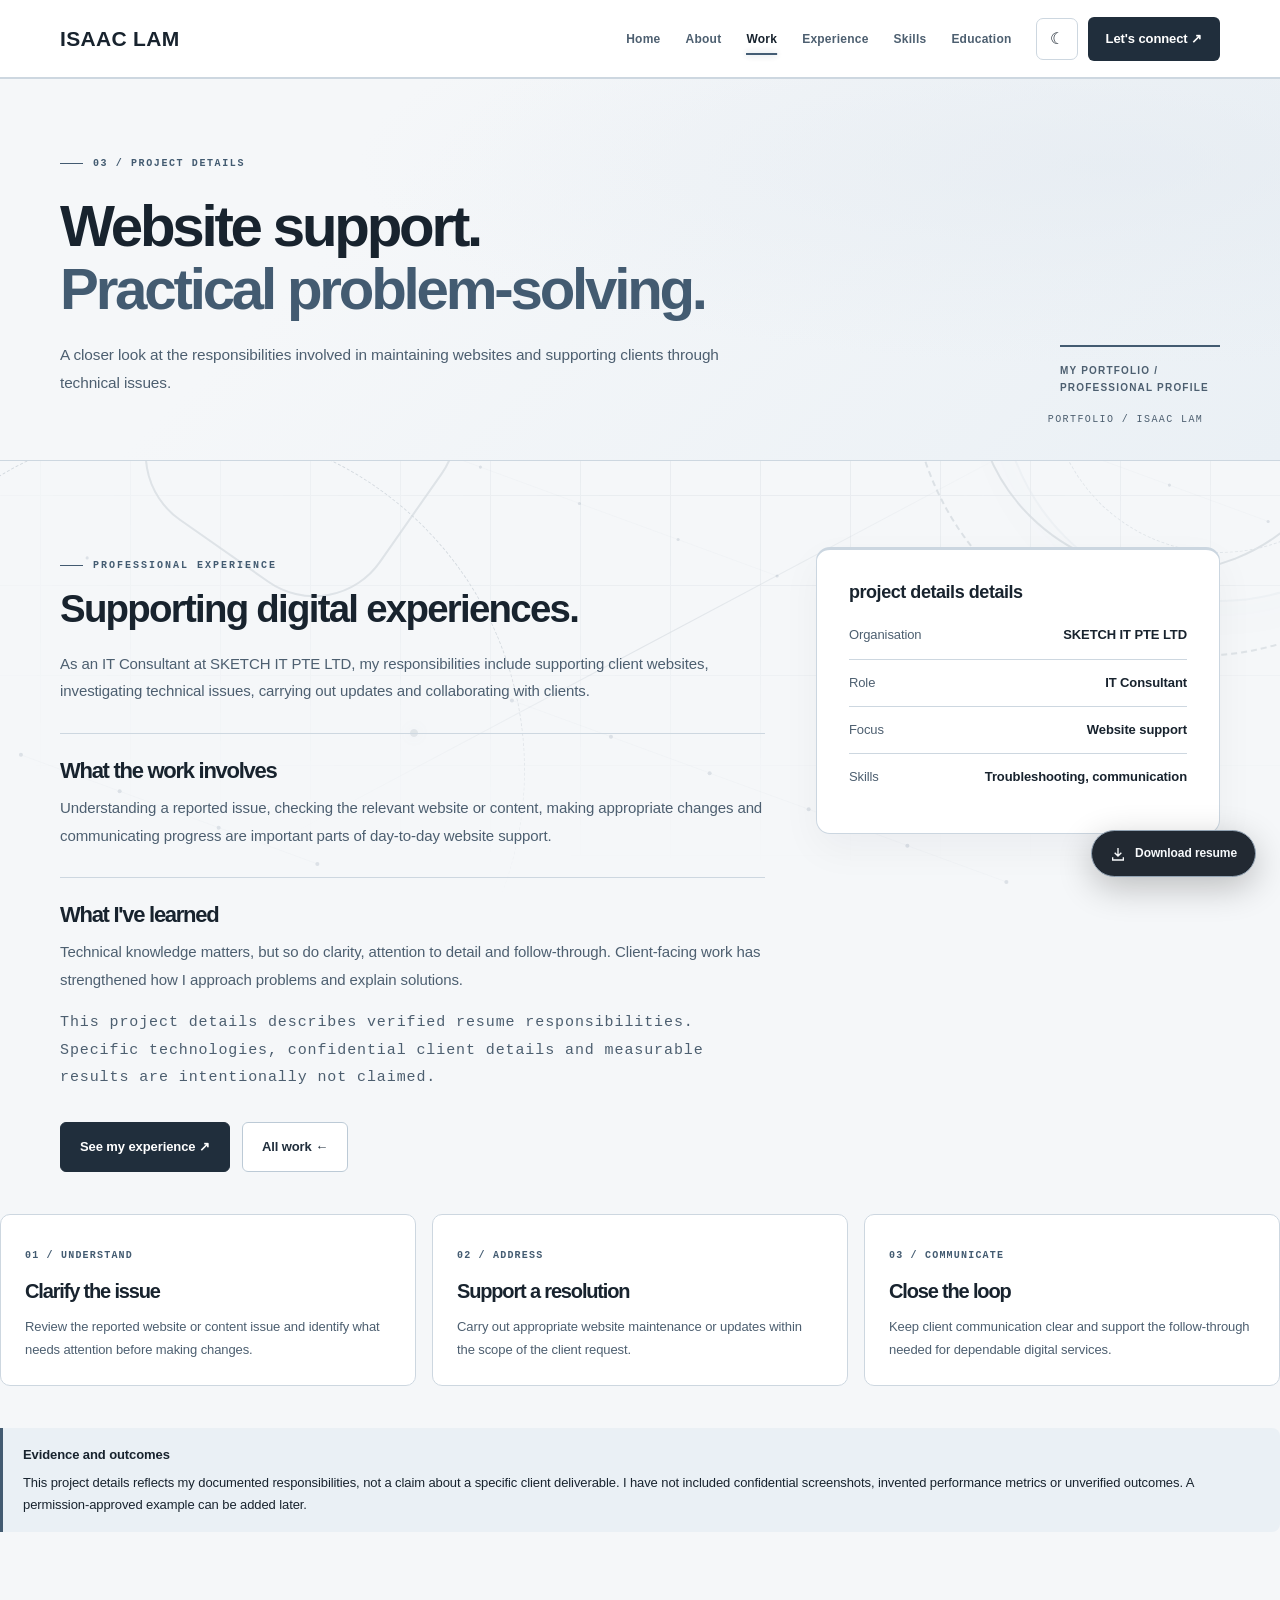
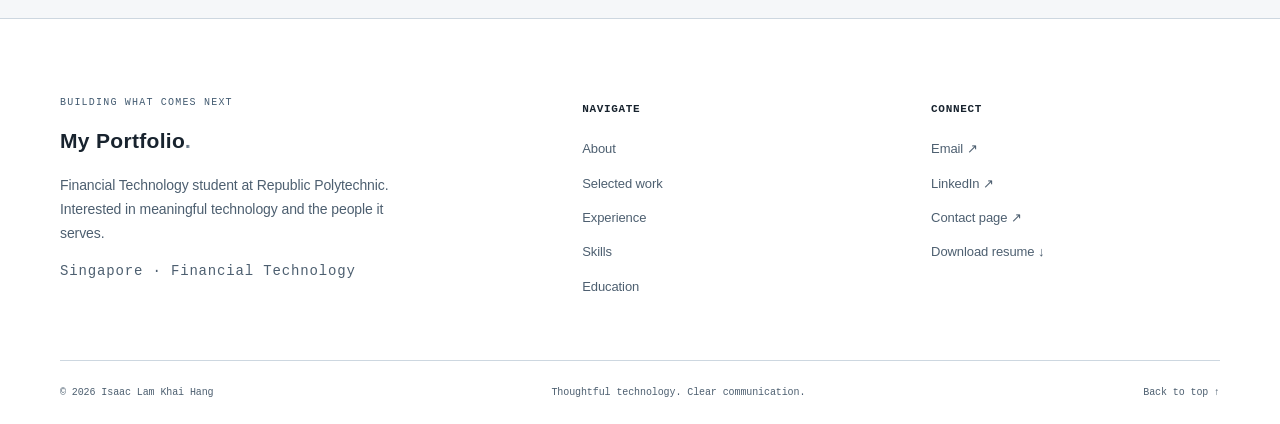
<file: project-detail.html>
<!doctype html>
<html lang="en">
<head>
  <meta charset="utf-8">
  <meta name="viewport" content="width=device-width, initial-scale=1">
  <meta name="color-scheme" content="light dark">
  <meta property="og:type" content="website">
  <meta property="og:site_name" content="My Portfolio">
  <meta property="og:title" content="Isaac Lam | My Portfolio">
  <meta property="og:description" content="A project details of Isaac Lam’s client website maintenance and troubleshooting responsibilities at SKETCH IT PTE LTD.">
  <meta name="twitter:card" content="summary">
  
  <meta name="theme-color" content="#F6F7F8">
  <meta name="description" content="A project details of Isaac Lam’s client website maintenance and troubleshooting responsibilities at SKETCH IT PTE LTD.">
  <title>project details | Isaac Lam</title>
  <script>
    (() => {
      let saved=null;
      try { saved=localStorage.getItem('isaac-theme'); } catch(e) {}
      document.documentElement.dataset.theme=saved==='light'||saved==='dark'
        ?saved:(matchMedia('(prefers-color-scheme: dark)').matches?'dark':'light');
    })();
  </script>
  <style>

:root {
  color-scheme: light;
  --bg:#e8edef; --surface:#f2f5f5; --surface-2:#dde6e9; --ink:#23333d;
  --muted:#526570; --line:#cbd6db; --accent:#316f7a; --accent-soft:#d0e3e6;
  --nav:rgba(232,237,239,.94); --deep:#22353f; --deep-ink:#e9f2f3;
  --shadow:0 18px 45px rgba(26,47,59,.065);
}
html[data-theme="dark"] {
  color-scheme:dark;
  --bg:#1c2932; --surface:#283944; --surface-2:#324550; --ink:#e8eff0;
  --muted:#b2c4cb; --line:#405560; --accent:#a0d1d6; --accent-soft:#354e59;
  --nav:rgba(28,41,50,.95); --deep:#17232c; --deep-ink:#e9f2f3;
  --shadow:0 18px 50px rgba(0,0,0,.13);
}
*{box-sizing:border-box}
html{scroll-behavior:smooth}
body{margin:0;background:var(--bg);color:var(--ink);font:16px/1.72 "Segoe UI",Arial,sans-serif;-webkit-font-smoothing:antialiased}
a{color:inherit;text-decoration:none}
button,input,textarea{font:inherit}
button{cursor:pointer}
img{max-width:100%}
:focus-visible{outline:3px solid var(--accent);outline-offset:4px}
::selection{background:var(--accent-soft)}
.container{width:min(1160px,calc(100% - 56px));margin:auto}
.skip{position:absolute;top:-100px;left:16px;padding:12px;background:var(--surface);z-index:99}
.skip:focus{top:12px}
header{position:sticky;top:0;z-index:30;background:var(--nav);border-bottom:1px solid var(--line);backdrop-filter:blur(18px)}
.nav-shell{min-height:78px;display:flex;align-items:center;justify-content:space-between;gap:24px}
.wordmark{font-weight:800;letter-spacing:-.065em;font-size:21px;white-space:nowrap}
.wordmark i{color:var(--accent);font-style:normal}
.desktop-nav{display:flex;align-items:center;gap:28px;margin-left:auto}
.desktop-nav a{font-size:13px;font-weight:650;color:var(--muted);transition:color .2s}
.desktop-nav a:hover,.desktop-nav a[aria-current=page]{color:var(--ink)}
.desktop-nav a[aria-current=page]{text-decoration:underline;text-decoration-color:var(--accent);text-underline-offset:10px;text-decoration-thickness:2px}
.nav-right{display:flex;align-items:center;gap:10px}
.icon-btn{width:42px;height:42px;border:1px solid var(--line);border-radius:11px;background:var(--surface);color:var(--ink);display:grid;place-items:center}
.nav-cta{padding:10px 18px;border-radius:11px;background:var(--ink);color:var(--bg);font-size:13px;font-weight:700;white-space:nowrap}
.menu-btn{display:none}
.mobile-nav{display:none}
.progress{height:2px;position:absolute;bottom:-1px;left:0;right:0;background:var(--accent);transform:scaleX(0);transform-origin:left;pointer-events:none}
main{min-height:55vh}
.hero{position:relative;overflow:hidden;border-bottom:1px solid var(--line)}
.hero:before,.page-top:before{content:"";position:absolute;inset:0;pointer-events:none;background:radial-gradient(ellipse at 87% 23%,var(--accent-soft),transparent 48%);opacity:.55}
.hero-layout{min-height:615px;display:grid;grid-template-columns:1.1fr .9fr;gap:44px;align-items:center;position:relative}
.hero-copy{padding:80px 0}
.eyebrow{display:inline-flex;align-items:center;gap:10px;font-size:11px;font-weight:800;letter-spacing:.17em;text-transform:uppercase;color:var(--accent)}
.eyebrow:before{content:"";width:23px;height:1px;background:currentColor}
h1,h2,h3,p{margin-top:0}
h1,h2,h3{line-height:1.13;letter-spacing:-.058em}
h1{font-size:clamp(45px,5.9vw,78px);font-weight:740;margin:20px 0 24px;text-wrap:balance}
h1 .accent{color:var(--accent)}
h2{font-size:clamp(32px,3.9vw,49px);font-weight:730;margin:13px 0 18px;text-wrap:balance}
h3{font-size:22px;font-weight:720;margin:0 0 10px}
p{color:var(--muted)}
.lead{font-size:17px;line-height:1.9;max-width:610px}
.actions{display:flex;gap:12px;flex-wrap:wrap;margin-top:30px}
.btn{display:inline-flex;align-items:center;justify-content:center;gap:14px;padding:13px 19px;min-height:49px;border:1px solid var(--line);border-radius:10px;font-size:13px;font-weight:750;transition:transform .2s,background .2s,border-color .2s}
.btn:hover{transform:translateY(-2px)}
.btn.primary{background:var(--ink);border-color:var(--ink);color:var(--bg)}
.btn.secondary{background:var(--surface);color:var(--ink)}
.portrait-stage{height:530px;align-self:end;position:relative;display:flex;align-items:end;justify-content:center}
.portrait-stage:before{content:"";position:absolute;width:min(100%,435px);aspect-ratio:1;border-radius:50%;bottom:40px;background:var(--surface-2);border:1px solid var(--line);box-shadow:0 0 0 22px var(--accent-soft)}
.portrait-stage img{height:96%;width:100%;object-fit:contain;object-position:bottom;position:relative;filter:drop-shadow(0 12px 20px rgba(0,0,0,.09))}
.portrait-note{position:absolute;right:0;top:75px;color:var(--muted);font-size:11px;letter-spacing:.1em;writing-mode:vertical-rl}
.trust-strip{border-bottom:1px solid var(--line);background:var(--surface)}
.trust-items{display:flex;justify-content:space-between;gap:20px;flex-wrap:wrap;padding:19px 0;font-size:11px;font-weight:750;letter-spacing:.07em;text-transform:uppercase;color:var(--muted)}
.section{padding:92px 0}
.section.alt{background:var(--surface)}
.section-heading{display:flex;justify-content:space-between;align-items:end;gap:35px;margin-bottom:38px}
.section-heading p{max-width:420px;margin:0}
.grid{display:grid;gap:22px}
.grid.two{grid-template-columns:repeat(2,minmax(0,1fr))}
.grid.three{grid-template-columns:repeat(3,minmax(0,1fr))}
.card{padding:30px;background:var(--surface);border:1px solid var(--line);border-radius:16px;box-shadow:var(--shadow);transition:transform .22s,border-color .22s}
.alt .card{background:var(--bg)}
.card:hover{transform:translateY(-3px);border-color:var(--accent)}
.card .number{font-size:12px;font-weight:800;letter-spacing:.12em;color:var(--accent);margin-bottom:32px}
.card p{font-size:14px;margin:0}
.card h3{font-size:21px}
.tags{display:flex;gap:8px;flex-wrap:wrap;margin-top:20px}
.tag{display:inline-flex;padding:5px 10px;border:1px solid var(--line);border-radius:100px;font-size:11px;font-weight:650;color:var(--muted)}
.project{overflow:hidden;background:var(--surface);border:1px solid var(--line);border-radius:16px;transition:transform .22s,border-color .22s;display:block}
.project:hover{transform:translateY(-4px);border-color:var(--accent)}
.project-art{min-height:225px;display:flex;align-items:center;justify-content:center;padding:28px;position:relative;overflow:hidden;background:var(--surface-2)}
.project-art:before{content:"";width:270px;height:270px;border:1px solid var(--accent);opacity:.28;border-radius:50%;position:absolute;transform:translate(110px,75px)}
.project-art:after{content:"";width:175px;height:175px;border:1px solid var(--accent);opacity:.22;border-radius:50%;position:absolute;transform:translate(-130px,-75px)}
.project-art strong{font-size:clamp(28px,3vw,42px);font-weight:760;letter-spacing:-.07em;line-height:1.1;text-align:center;position:relative;z-index:1;max-width:320px}
.project-art.b{background:color-mix(in srgb,var(--surface-2) 75%,var(--accent-soft))}
.project-art.c{background:color-mix(in srgb,var(--surface-2) 55%,var(--bg))}
.project-info{padding:27px}
.project-info .meta{font-size:11px;letter-spacing:.11em;font-weight:800;color:var(--accent);text-transform:uppercase}
.project-info h3{margin:9px 0}
.project-info p{font-size:14px;min-height:60px}
.project-link{display:flex;justify-content:space-between;border-top:1px solid var(--line);padding-top:15px;margin-top:20px;color:var(--accent);font-size:12px;font-weight:800}
.page-top{position:relative;overflow:hidden;border-bottom:1px solid var(--line);padding:95px 0 77px}
.page-top .container{position:relative}
.page-top h1{max-width:900px;font-size:clamp(42px,5.2vw,69px)}
.page-top p{max-width:700px;font-size:17px;line-height:1.9}
.two-col{display:grid;grid-template-columns:minmax(0,1.4fr) minmax(260px,.8fr);gap:70px;align-items:start}
.prose{max-width:760px}
.prose p{font-size:16px;line-height:2}
.detail-box{border:1px solid var(--line);background:var(--surface);border-radius:15px;padding:28px}
.detail-box h3{font-size:18px}
.fact{padding:12px 0;border-bottom:1px solid var(--line);display:flex;justify-content:space-between;gap:12px;font-size:13px}
.fact:last-child{border:0}
.fact span:first-child{color:var(--muted)}
.fact span:last-child{text-align:right;font-weight:700}
.timeline{border-left:1px solid var(--line);padding-left:32px;margin-left:7px}
.entry{position:relative;padding-bottom:40px}
.entry:last-child{padding-bottom:0}
.entry:before{content:"";position:absolute;left:-39px;top:6px;width:13px;height:13px;background:var(--accent);border:3px solid var(--bg);border-radius:50%}
.entry .date{color:var(--accent);font-size:11px;font-weight:800;letter-spacing:.1em;text-transform:uppercase}
.entry h3{margin:9px 0 5px}
.entry .role{font-weight:650;color:var(--ink);font-size:14px}
.entry p,.entry li{font-size:14px}
.entry ul{color:var(--muted);padding-left:20px}
.skill-pills{display:flex;gap:10px;flex-wrap:wrap}
.skill-pills span{background:var(--accent-soft);border:1px solid var(--line);padding:10px 13px;border-radius:9px;font-size:13px;font-weight:650}
.highlight-band{background:var(--deep);color:var(--deep-ink);padding:75px 0}
.highlight-band p{color:#c2d2d7}
.highlight-band .eyebrow{color:#9fcdd2}
.highlight-band h2{color:var(--deep-ink)}
.highlight-band .btn.primary{background:#b7dfe2;color:#1b2c35;border-color:#b7dfe2}
.cta-strip{display:flex;align-items:center;justify-content:space-between;gap:28px}
.cta-strip p{margin:0}
footer{background:var(--surface);border-top:1px solid var(--line)}
.footer-main{padding:65px 0 54px;display:grid;grid-template-columns:1.6fr 1fr 1fr;gap:60px}
.footer-main .wordmark{display:inline-block;margin-bottom:14px}
.footer-main p{font-size:14px;max-width:330px}
.footer-main h4{font-size:11px;text-transform:uppercase;letter-spacing:.13em;margin:3px 0 20px}
.footer-links{display:flex;flex-direction:column;align-items:start;gap:12px}
.footer-links a{font-size:13px;color:var(--muted)}
.footer-links a:hover{color:var(--accent)}
.footer-bottom{display:flex;justify-content:space-between;gap:20px;flex-wrap:wrap;border-top:1px solid var(--line);padding:23px 0;font-size:12px;color:var(--muted)}
.form{display:grid;gap:18px}
.form label{display:block;font-size:13px;font-weight:700;margin-bottom:7px}
.form input,.form textarea{width:100%;padding:13px 15px;border:1px solid var(--line);border-radius:10px;background:var(--surface);color:var(--ink)}
.form textarea{min-height:150px;resize:vertical}
.contact-link{display:block;padding:17px 0;border-bottom:1px solid var(--line);overflow-wrap:anywhere}
.contact-link small{display:block;color:var(--muted);font-size:11px;letter-spacing:.1em;text-transform:uppercase}
.contact-link strong{font-size:16px}
.note{font-size:12px;color:var(--muted)}
.reveal{opacity:0;transform:translateY(14px);transition:opacity .55s ease,transform .55s ease}
.reveal.visible{opacity:1;transform:none}
@media(max-width:920px){
  .desktop-nav{gap:14px}
  .desktop-nav a{font-size:12px}
  .hero-layout{gap:10px}
  .two-col{gap:35px}
}
@media(max-width:760px){
  .container{width:min(100% - 36px,1160px)}
  .nav-shell{min-height:69px}
  .desktop-nav{display:none}
  .nav-cta{display:none}
  .menu-btn{display:grid}
  .mobile-nav.open{display:flex;flex-direction:column;padding:12px 18px 20px;border-top:1px solid var(--line)}
  .mobile-nav a{padding:12px 10px;font-size:14px;color:var(--ink);font-weight:650}
  .mobile-nav a[aria-current=page]{color:var(--accent)}
  .hero-layout{display:flex;flex-direction:column;align-items:stretch;min-height:0}
  .hero-copy{padding:67px 0 25px}
  .portrait-stage{height:330px;width:100%}
  .portrait-stage:before{width:285px;bottom:24px;box-shadow:0 0 0 13px var(--accent-soft)}
  .portrait-stage img{max-height:340px}
  .portrait-note{display:none}
  .section{padding:67px 0}
  .section-heading{display:block}
  .section-heading p{margin-top:10px}
  .grid.two,.grid.three,.two-col{grid-template-columns:1fr}
  .page-top{padding:69px 0 53px}
  .footer-main{grid-template-columns:1fr 1fr;gap:34px}
  .footer-main>div:first-child{grid-column:1/-1}
  .cta-strip{display:block}
  .cta-strip .btn{margin-top:22px}
}
@media(prefers-reduced-motion:reduce){
  *,*:before,*:after{scroll-behavior:auto!important;animation:none!important;transition:none!important}
  .reveal{opacity:1;transform:none}
  .progress{display:none}
}


/* EDITORIAL + DIGITAL STUDIO — FINAL DESIGN SYSTEM */
:root{--display:'Segoe UI Variable Display','Aptos Display','Segoe UI',Arial,sans-serif;--mono:'Cascadia Code','SFMono-Regular',Consolas,monospace;--radius:12px;--accent-ink:#1f5f6a}
html[data-theme=dark]{--accent-ink:#a0d1d6}
body{font-family:'Aptos','Segoe UI',Arial,sans-serif;letter-spacing:-.009em}
h1,h2,h3,.wordmark{font-family:var(--display)}
h1{font-weight:760;line-height:1.035;letter-spacing:-.07em}
h2{font-weight:750;letter-spacing:-.064em}
.eyebrow,.number,.date,.meta,.trust-items,.footer-main h4,.note{font-family:var(--mono);letter-spacing:.06em}
header{box-shadow:0 5px 30px rgba(15,35,45,.035)}
.nav-shell{min-height:83px}
.wordmark{font-size:22px}
.desktop-nav{gap:25px}
.desktop-nav a{font-size:13px}
.nav-cta{border-radius:7px;padding:11px 18px}
.icon-btn{border-radius:7px}
.hero{background-image:linear-gradient(to right,transparent calc(50% - .5px),var(--line) 50%,transparent calc(50% + .5px));background-size:100% 100%}
.hero:after{content:'EST. 2025  /  SINGAPORE';position:absolute;left:28px;bottom:26px;font:10px var(--mono);letter-spacing:.15em;color:var(--muted);writing-mode:vertical-rl;transform:rotate(180deg);opacity:.65}
.hero-layout{min-height:650px;grid-template-columns:1.12fr .88fr}
.hero-copy{padding:90px 0 94px}
.hero-copy h1{font-size:clamp(49px,6.1vw,83px);margin-top:28px;margin-bottom:26px}
.hero-copy .lead{max-width:590px;font-size:17px}
.hero-intro{display:flex;gap:16px;align-items:center;margin-top:40px;color:var(--muted);font:11px var(--mono);letter-spacing:.07em}
.hero-intro:before{content:'';width:43px;height:1px;background:var(--accent)}
.portrait-stage{height:560px}
.portrait-stage:before{border-radius:43% 43% 4% 4%;width:min(95%,430px);height:400px;aspect-ratio:auto;bottom:0;box-shadow:0 0 0 1px var(--line),0 0 0 19px color-mix(in srgb,var(--accent-soft) 45%,transparent);background:linear-gradient(145deg,var(--accent-soft),var(--surface-2))}
.portrait-stage img{height:98%;object-position:bottom}
.portrait-note{right:4px;top:30px}
.trust-items{font-size:10px;gap:22px}
.section{padding:105px 0}
.section-heading{margin-bottom:45px}
.section-heading h2{margin-bottom:0}
.section-heading .eyebrow{margin-bottom:12px}
.card{border-radius:11px;box-shadow:none;position:relative;overflow:hidden;padding:34px}
.card:before{content:'';position:absolute;top:0;left:0;width:0;height:2px;background:var(--accent);transition:width .3s ease}
.card:hover:before{width:100%}
.card .number{font-size:11px;margin-bottom:38px}
.project{border-radius:11px}
.project-art{min-height:244px;background:linear-gradient(150deg,var(--surface-2),var(--accent-soft));border-bottom:1px solid var(--line)}
.project-art strong{font-size:clamp(28px,2.7vw,40px)}
.project-art:before{width:300px;height:300px;transform:translate(95px,75px)}
.project-info{padding:30px}
.project-info h3{font-size:21px}
.project-info .meta{font-size:10px}
.page-top{padding:110px 0 87px}
.page-top:after{content:'PORTFOLIO  /  ISAAC LAM';position:absolute;right:6%;bottom:35px;font:10px var(--mono);letter-spacing:.14em;color:var(--muted)}
.page-top h1{font-size:clamp(45px,5.6vw,76px)}
.detail-box{border-radius:10px;box-shadow:0 12px 36px rgba(10,32,42,.035)}
.highlight-band{position:relative;overflow:hidden}
.highlight-band:after{content:'';position:absolute;width:480px;height:480px;right:-100px;top:-170px;border:1px solid rgba(170,220,225,.18);border-radius:50%;box-shadow:0 0 0 70px rgba(170,220,225,.025),0 0 0 140px rgba(170,220,225,.025);pointer-events:none}
.highlight-band .container{position:relative;z-index:1}
.footer-main{padding:78px 0 62px}
.footer-main .wordmark{font-size:26px}
.footer-bottom{font-family:var(--mono);font-size:10px}
.section-index{display:flex;align-items:center;gap:13px;color:var(--accent);font:10px var(--mono);letter-spacing:.12em;margin-bottom:14px}
.section-index:after{content:'';height:1px;background:var(--line);width:46px}
.editorial-feature{display:grid;grid-template-columns:1fr 1fr;border:1px solid var(--line);background:var(--surface);border-radius:12px;overflow:hidden}
.editorial-feature .feature-copy{padding:clamp(30px,5vw,68px);display:flex;flex-direction:column;justify-content:center}
.editorial-feature .feature-copy p{font-size:15px;line-height:1.95}
.editorial-feature .feature-copy h2{font-size:clamp(31px,3.5vw,49px)}
.feature-visual{position:relative;min-height:420px;background:var(--deep);overflow:hidden;display:flex;flex-direction:column;justify-content:center;padding:clamp(28px,5vw,55px)}
.feature-visual:before{content:'';position:absolute;inset:0;background:linear-gradient(rgba(165,218,224,.065) 1px,transparent 1px),linear-gradient(90deg,rgba(165,218,224,.065) 1px,transparent 1px);background-size:37px 37px;mask-image:linear-gradient(130deg,transparent,#000 60%)}
.feature-visual:after{content:'';position:absolute;right:-110px;bottom:-130px;width:350px;height:350px;border:1px solid rgba(170,220,225,.3);border-radius:50%;box-shadow:0 0 0 65px rgba(170,220,225,.04),0 0 0 130px rgba(170,220,225,.025)}
.feature-visual .visual-top{position:relative;color:#a4d1d6;font:11px var(--mono);letter-spacing:.1em}
.feature-visual .visual-title{position:relative;z-index:1;color:#e9f2f3;font-size:clamp(29px,3.2vw,47px);font-weight:750;letter-spacing:-.06em;line-height:1.18;margin:28px 0}
.feature-visual .visual-bottom{position:relative;z-index:1;color:#b3cdd3;font:11px var(--mono);line-height:1.9}
.editorial-stats{display:grid;grid-template-columns:repeat(3,1fr);border:1px solid var(--line);border-radius:10px;overflow:hidden;margin-top:40px}
.editorial-stats>div{padding:23px 28px;background:var(--surface);border-right:1px solid var(--line)}
.editorial-stats>div:last-child{border-right:0}
.editorial-stats strong{display:block;font-size:23px;line-height:1.2;letter-spacing:-.045em}
.editorial-stats span{display:block;margin-top:8px;color:var(--muted);font:10px var(--mono);text-transform:uppercase;letter-spacing:.04em}
.footer-kicker{color:var(--accent);font:10px var(--mono);letter-spacing:.12em;margin-bottom:15px}
@media(max-width:760px){.hero{background-image:none}.hero:after{display:none}.hero-copy{padding:72px 0 30px}.hero-copy h1{font-size:clamp(44px,10vw,66px)}.hero-intro{margin-top:28px}.portrait-stage{height:340px}.portrait-stage:before{height:270px;width:min(80%,290px)}.section{padding:72px 0}.page-top{padding:75px 0 67px}.page-top:after{display:none}.editorial-feature{grid-template-columns:1fr}.feature-visual{min-height:330px}.editorial-stats{grid-template-columns:1fr}.editorial-stats>div{border-right:0;border-bottom:1px solid var(--line)}.editorial-stats>div:last-child{border-bottom:0}.nav-shell{min-height:70px}}

  
/* Ambient FinTech motion: decorative only, intentionally 10–20% opacity. */
body{isolation:isolate}
.ambient-scene{position:fixed;inset:0;overflow:hidden;z-index:-1;pointer-events:none;opacity:.16}
.ambient-grid{position:absolute;inset:-25%;background-image:linear-gradient(to right,var(--accent) 1px,transparent 1px),linear-gradient(to bottom,var(--accent) 1px,transparent 1px);background-size:95px 95px;mask-image:radial-gradient(ellipse at 60% 40%,black,transparent 70%);animation:grid-drift 45s linear infinite}
.ambient-orbit{position:absolute;border:1px solid var(--accent);border-radius:50%;width:clamp(290px,45vw,680px);aspect-ratio:1;right:-16%;top:9%;animation:orbit-breathe 18s ease-in-out infinite alternate}
.ambient-orbit.two{width:clamp(180px,30vw,430px);right:-6%;top:21%;animation-duration:24s;animation-direction:alternate-reverse}
.ambient-ring{position:absolute;left:-13%;bottom:-24%;width:clamp(320px,54vw,750px);aspect-ratio:1;border:1px dashed var(--accent);border-radius:50%;animation:slow-spin 100s linear infinite}
.ambient-line{position:absolute;height:1px;width:70vw;background:linear-gradient(90deg,transparent,var(--accent),transparent);transform:rotate(-28deg);left:15%;top:72%;animation:line-sway 17s ease-in-out infinite alternate}
.ambient-line.two{top:23%;left:-28%;width:58vw;animation-delay:-7s}
.ambient-node{position:absolute;width:8px;height:8px;border:1px solid var(--accent);border-radius:50%;box-shadow:0 0 0 12px color-mix(in srgb,var(--accent) 15%,transparent);animation:node-float 13s ease-in-out infinite alternate}
.ambient-node.a{left:11%;top:20%}.ambient-node.b{left:74%;top:62%;animation-delay:-5s}.ambient-node.c{left:32%;top:81%;animation-delay:-9s}
@keyframes grid-drift{to{transform:translate3d(95px,95px,0)}}
@keyframes orbit-breathe{to{transform:translate(-35px,40px) scale(1.1)}}
@keyframes slow-spin{to{transform:rotate(360deg)}}
@keyframes line-sway{to{transform:rotate(-22deg) translateY(-45px)}}
@keyframes node-float{to{transform:translate(22px,-35px)}}
@keyframes intro-up{from{opacity:0;transform:translateY(25px)}to{opacity:1;transform:translateY(0)}}
@keyframes portrait-enter{from{opacity:0;transform:translate(18px,25px) scale(.97)}to{opacity:1;transform:translate(0,0) scale(1)}}
@keyframes sheen{to{transform:translateX(360%) skewX(-22deg)}}
@keyframes accent-pulse{50%{box-shadow:0 0 0 9px color-mix(in srgb,var(--accent) 8%,transparent)}}
.hero-copy>.eyebrow{animation:intro-up .75s both}
.hero-copy h1{animation:intro-up .85s .12s both}
.hero-copy .lead{animation:intro-up .85s .24s both}
.hero-copy .actions{animation:intro-up .8s .36s both}
.hero-intro{animation:intro-up .8s .47s both}
.portrait-stage{animation:portrait-enter 1.05s .16s both}
.page-top .container>.eyebrow{animation:intro-up .7s both}
.page-top h1{animation:intro-up .85s .12s both}
.page-top p{animation:intro-up .85s .23s both}
.btn,.nav-cta{position:relative;overflow:hidden;transition:transform .25s ease,box-shadow .25s ease,border-color .25s ease}
.btn:after,.nav-cta:after{content:"";position:absolute;inset:0;width:32%;background:linear-gradient(90deg,transparent,rgba(255,255,255,.19),transparent);transform:translateX(-230%) skewX(-22deg);pointer-events:none}
.btn:hover:after,.nav-cta:hover:after{animation:sheen .8s ease-out both}
.btn:hover,.nav-cta:hover{transform:translateY(-3px);box-shadow:0 10px 22px rgba(30,60,70,.12)}
.card,.project,.timeline-item,.editorial-feature{transition:transform .35s cubic-bezier(.2,.8,.2,1),box-shadow .35s ease,border-color .35s ease}
.card:hover,.project:hover{transform:translateY(-7px);box-shadow:0 18px 40px rgba(25,53,67,.12)}
.project-art strong{transition:transform .45s cubic-bezier(.2,.8,.2,1)}
.project:hover .project-art strong{transform:translateY(-5px) scale(1.035)}
.project-art:before{animation:orbit-breathe 12s ease-in-out infinite alternate}
.project-art:after{animation:orbit-breathe 16s ease-in-out infinite alternate-reverse}
.icon-btn{transition:transform .25s ease,background .25s ease,border-color .25s ease}
.icon-btn:hover{transform:rotate(-8deg);border-color:var(--accent)}
.wordmark{letter-spacing:-.045em}
.wordmark .mark-accent{color:var(--accent)}
.reveal{transform:translateY(27px);transition:opacity .75s ease,transform .75s cubic-bezier(.2,.8,.2,1)}
.reveal.visible{transform:translateY(0)}
@media(max-width:760px){.ambient-grid{background-size:70px 70px}.ambient-orbit{right:-65%}.ambient-scene{opacity:.12}}
@media(prefers-reduced-motion:reduce){
 .ambient-scene *,.hero-copy>*,.portrait-stage,.page-top .container>*,.project-art:before,.project-art:after{animation:none!important}
 .reveal{opacity:1!important;transform:none!important}
}

  
/* PROFESSIONAL REDESIGN — warm editorial finance */
:root{
  --bg:#f5f4f0;--surface:#ffffff;--surface-2:#eaece9;--ink:#172b37;
  --muted:#53636b;--line:#d6dddb;--accent:#236c72;--accent-soft:#dceae7;
  --nav:rgba(245,244,240,.94);--deep:#142b36;--deep-ink:#f5f4f0;
  --shadow:0 18px 48px rgba(20,43,54,.065);
}
html[data-theme="dark"]{
  --bg:#111f29;--surface:#1b2c37;--surface-2:#263943;--ink:#f3f1e9;
  --muted:#b2c0c4;--line:#354851;--accent:#87c9c0;--accent-soft:#274c51;
  --nav:rgba(17,31,41,.94);--deep:#0b1821;--deep-ink:#f5f4f0;
  --shadow:0 18px 48px rgba(0,0,0,.18);
}
body{letter-spacing:-.006em}
.container{width:min(1200px,calc(100% - 72px))}
header{box-shadow:0 3px 18px rgba(15,39,49,.025)}
.nav-shell{min-height:82px}
.wordmark{font-size:22px!important;font-weight:760!important;letter-spacing:-.055em!important}
.desktop-nav a{font-size:12px;letter-spacing:.02em}
.nav-cta{border-radius:6px!important;background:var(--accent)!important;color:#fff!important}
.btn{border-radius:6px!important;transition:transform .3s ease,box-shadow .3s ease,background .3s ease!important}
.btn:hover{transform:translateY(-3px);box-shadow:0 10px 24px rgba(24,64,72,.13)}
.btn.primary{background:var(--accent)!important;color:#fff!important}
.eyebrow{letter-spacing:.2em;font-size:10px}
.hero{background:linear-gradient(115deg,var(--bg) 0%,var(--bg) 58%,var(--accent-soft) 140%);isolation:isolate}
.hero-layout{min-height:680px;grid-template-columns:minmax(0,1.08fr) minmax(0,.92fr);gap:64px}
.hero-copy h1{font-size:clamp(54px,6vw,91px);line-height:1.04;letter-spacing:-.065em;max-width:780px}
.hero-copy .lead{font-size:17px;line-height:1.85;max-width:575px}
.hero-intro{letter-spacing:.14em;font-size:10px}
.portrait-stage{border-radius:16px!important;overflow:hidden;box-shadow:0 28px 65px rgba(13,44,54,.12);transition:transform .7s cubic-bezier(.2,.8,.2,1)}
.portrait-stage:hover{transform:translateY(-7px)}
.portrait-stage:before{opacity:.65}
.section{padding-top:112px;padding-bottom:112px}
.section-heading{margin-bottom:42px}
.section-heading h2,.feature-copy h2{letter-spacing:-.055em;line-height:1.1}
.card{border-radius:12px!important;background:var(--surface);border:1px solid var(--line);padding:34px!important}
.card h3{letter-spacing:-.035em}
.card:hover{transform:translateY(-6px);box-shadow:0 22px 50px rgba(22,52,62,.09);border-color:var(--accent)}
.editorial-feature{border-radius:16px!important;overflow:hidden}
.feature-visual{background:linear-gradient(145deg,#173843,#236b72)!important}
.feature-visual:after{content:"";position:absolute;inset:0;background:repeating-linear-gradient(0deg,transparent 0 45px,rgba(255,255,255,.045) 46px 47px);pointer-events:none}
.project{border-radius:12px!important;overflow:hidden;background:var(--surface);border:1px solid var(--line)}
.project-art{background:linear-gradient(130deg,#193943,#367b80)!important}
.project-art.b{background:linear-gradient(130deg,#314d52,#668e88)!important}
.project-art.c{background:linear-gradient(130deg,#213c4e,#547a91)!important}
.project-info{padding:30px}
.project:hover{transform:translateY(-6px);border-color:var(--accent)}
.bento-work{display:grid;grid-template-columns:1.12fr .88fr;gap:22px}
.bento-work>.project:first-child{grid-row:span 2}
.bento-work>.project:first-child .project-art{min-height:420px}
.bento-work>.project:not(:first-child){display:grid;grid-template-columns:.8fr 1.2fr}
.bento-work>.project:not(:first-child) .project-art{min-height:235px}
.bento-work>.project:not(:first-child) .project-info{padding:22px}
.bento-work>.project:not(:first-child) .project-art strong{font-size:clamp(18px,2vw,29px)}
.bento-work>.project{height:100%}
.bento-work .project-info{display:flex;flex-direction:column}
.bento-work .project-link{margin-top:auto}
.page-top{background:linear-gradient(120deg,var(--bg),var(--accent-soft) 180%)}
.page-top h1{letter-spacing:-.06em}
.highlight-band{background:var(--deep)!important}
footer{border-top:1px solid var(--line)}
.ambient-scene{opacity:.13!important;z-index:0!important}
body>header,body>main,body>footer{position:relative;z-index:1}
body>header{z-index:30}
.ambient-orbit{border-style:dashed}
.ambient-orbit.two{border-style:solid}
.ambient-grid{background-size:110px 110px;animation-duration:65s}
.ambient-node{width:6px;height:6px}
.ambient-accent{position:absolute;left:13%;top:34%;width:270px;height:270px;border:1px solid var(--accent);border-radius:30%;transform:rotate(35deg);animation:ambient-turn 32s ease-in-out infinite alternate}
.ambient-accent.two{left:64%;top:68%;width:180px;height:180px;border-radius:50%;animation-delay:-12s}
@keyframes ambient-turn{to{transform:translate(50px,-55px) rotate(75deg)}}
@keyframes float-portrait{0%,100%{transform:translateY(0)}50%{transform:translateY(-8px)}}
.hero-copy h1{animation:intro-up .9s .12s both}
.hero-copy .lead{animation:intro-up .9s .25s both}
.hero-copy .actions{animation:intro-up .9s .36s both}
.project-art:before,.project-art:after{opacity:.4}
@media(max-width:1050px){.bento-work{grid-template-columns:1fr 1fr}.bento-work>.project:first-child{grid-column:span 2;grid-row:auto}.bento-work>.project:first-child .project-art{min-height:270px}.bento-work>.project:not(:first-child){display:block}.bento-work>.project:not(:first-child) .project-art{min-height:190px}}
@media(max-width:980px){.desktop-nav{display:none!important}.menu-btn{display:grid!important}.mobile-nav.open{display:flex!important}}
@media(max-width:760px){
 .container{width:calc(100% - 38px)}
 .hero-layout{grid-template-columns:1fr;gap:12px;min-height:0}
 .hero-copy{padding:64px 0 22px}
 .hero-copy h1{font-size:clamp(44px,10vw,67px)}
 .hero-copy .lead{font-size:15px}
 .portrait-stage{height:340px}
 .section{padding-top:76px;padding-bottom:76px}
 .bento-work{grid-template-columns:1fr}
 .bento-work>.project:first-child{grid-column:auto}
 .bento-work>.project:first-child .project-art{min-height:230px}
 .bento-work>.project:not(:first-child) .project-art{min-height:190px}
 .ambient-accent{display:none}
 .ambient-scene{opacity:.1!important}
 .card:hover,.project:hover,.portrait-stage:hover{transform:none}
}
@media(max-width:420px){.container{width:calc(100% - 32px)}.hero-copy h1{font-size:41px}.portrait-stage{height:290px}}
@media(prefers-reduced-motion:reduce){.ambient-accent,.hero-copy h1,.hero-copy .lead,.hero-copy .actions{animation:none!important}}


/* FinTech Professional Edition: editorial components and accessible interactions */
:root{--motion-ease:cubic-bezier(.22,1,.36,1)}
:focus-visible{outline:3px solid var(--accent);outline-offset:4px}
.skip-link{position:fixed;z-index:1000;top:12px;left:12px;transform:translateY(-150%);padding:12px 18px;background:var(--ink);color:var(--bg);border-radius:6px}
.skip-link:focus{transform:translateY(0)}
html{scroll-padding-top:100px}
body{overflow-x:clip}
img{max-width:100%;height:auto}
button,a{-webkit-tap-highlight-color:transparent}
.ambient-scene{opacity:.12!important}
.ambient-scene .ambient-grid{animation-duration:90s}
.ambient-scene .ambient-orbit{animation-duration:27s}
.ambient-scene .ambient-line{animation-duration:25s}
.hero-copy .hero-overline{display:flex;align-items:center;gap:11px;font-size:11px;font-weight:750;letter-spacing:.16em;color:var(--accent);margin-bottom:22px;text-transform:uppercase}
.hero-overline:before{content:"";width:25px;height:2px;background:var(--accent)}
.hero-copy h1{font-size:clamp(48px,5.7vw,82px)}
.hero-copy .hero-description{max-width:590px}
.hero-pills{display:flex;gap:8px;flex-wrap:wrap;margin-top:25px}
.hero-pills span{font-size:11px;font-weight:650;color:var(--muted);background:var(--surface);border:1px solid var(--line);border-radius:5px;padding:7px 11px}
.hero-actions{display:flex;gap:12px;flex-wrap:wrap;margin-top:30px}
.hero-actions .btn{min-height:46px}
.hero-micro{margin-top:28px;color:var(--muted);font-size:12px;max-width:560px}
.hero-micro strong{color:var(--ink)}
.recruiter-bar{display:grid;grid-template-columns:1.5fr 1fr 1fr;gap:18px;background:var(--surface);border:1px solid var(--line);border-radius:12px;padding:24px;margin-top:26px}
.recruiter-bar>div{border-right:1px solid var(--line);padding-right:12px}
.recruiter-bar>div:last-child{border-right:0}
.recruiter-bar strong{display:block;font-size:12px;color:var(--ink);margin-bottom:4px}
.recruiter-bar span{display:block;font-size:12px;color:var(--muted)}
.recruiter-bar a{text-decoration:underline;text-underline-offset:4px}
.proof-row{display:flex;flex-wrap:wrap;gap:9px;margin:17px 0 0}
.proof-row span{font-size:11px;padding:6px 9px;border:1px solid var(--line);border-radius:4px;color:var(--muted)}
.case-grid{display:grid;grid-template-columns:repeat(3,minmax(0,1fr));gap:22px}
.case-grid .project{display:flex;flex-direction:column}
.case-grid .project-info{flex:1;display:flex;flex-direction:column}
.case-grid .project-link{margin-top:auto}
.case-grid .project-art{min-height:225px}
.case-steps{display:grid;grid-template-columns:repeat(3,minmax(0,1fr));gap:16px;margin:42px 0}
.case-step{border:1px solid var(--line);background:var(--surface);padding:24px;border-radius:10px}
.case-step .number{font-size:10px;letter-spacing:.12em;color:var(--accent);font-weight:750}
.case-step h3{font-size:20px;line-height:1.25;margin:12px 0}
.case-step p{font-size:13px;line-height:1.75;color:var(--muted);margin:0}
.case-disclosure{border-left:3px solid var(--accent);padding:16px 20px;background:var(--surface-2);border-radius:0 8px 8px 0;font-size:13px;line-height:1.7}
.case-disclosure strong{display:block;margin-bottom:5px}
.timeline{position:relative;border-left:none!important;padding-left:33px}
.timeline:before{content:"";position:absolute;left:0;top:8px;bottom:8px;width:2px;background:var(--line)}
.timeline:after{content:"";position:absolute;left:0;top:8px;height:var(--timeline-progress,0%);max-height:calc(100% - 16px);width:2px;background:var(--accent);transition:height .15s linear}
.timeline .entry:before{left:-39px;z-index:1}
.timeline .entry.is-passed:before{box-shadow:0 0 0 6px var(--accent-soft)}
.timeline .entry{scroll-margin-top:110px}
.journey-nav{display:flex;gap:8px;flex-wrap:wrap;margin:0 0 34px}
.journey-nav a{border:1px solid var(--line);background:var(--surface);border-radius:5px;padding:8px 12px;font-size:12px;color:var(--muted);transition:color .2s,background .2s}
.journey-nav a:hover,.journey-nav a:focus-visible{background:var(--accent-soft);color:var(--ink)}
.skill-explorer{border:1px solid var(--line);border-radius:13px;overflow:hidden;background:var(--surface);margin-top:40px}
.skill-explorer-intro{padding:30px 32px;border-bottom:1px solid var(--line)}
.skill-explorer-intro h2{margin:6px 0 7px;font-size:clamp(27px,3vw,40px);line-height:1.12}
.skill-explorer-intro p{margin:0;color:var(--muted);font-size:14px}
.skill-explorer-body{display:grid;grid-template-columns:235px minmax(0,1fr)}
.skill-tabs{display:flex;flex-direction:column;gap:5px;padding:14px;border-right:1px solid var(--line)}
.skill-tab{border:1px solid transparent;background:transparent;color:var(--muted);border-radius:6px;text-align:left;padding:14px;font-size:13px;font-weight:700;cursor:pointer}
.skill-tab:hover{background:var(--surface-2);color:var(--ink)}
.skill-tab[aria-selected=true]{background:var(--accent-soft);border-color:var(--accent);color:var(--ink)}
.skill-panel{padding:32px;min-height:255px}
.skill-panel[hidden]{display:none}
.skill-panel h3{font-size:clamp(24px,2.8vw,35px);line-height:1.2;margin:7px 0 15px}
.skill-panel p{max-width:600px;color:var(--muted);font-size:14px}
.skill-panel .btn{margin-top:12px}
.skill-evidence{display:flex;gap:8px;flex-wrap:wrap;margin-top:20px}
.skill-evidence span{font-size:11px;padding:6px 10px;border:1px solid var(--line);border-radius:5px}
.recruiter-cta{background:var(--surface);border:1px solid var(--line);border-radius:14px;padding:36px;display:flex;align-items:center;justify-content:space-between;gap:22px}
.recruiter-cta h2{margin:8px 0;font-size:clamp(27px,3vw,39px);line-height:1.2}
.recruiter-cta p{margin:0;max-width:580px;color:var(--muted);font-size:14px}
.recruiter-cta .actions{flex:none}
.recruiter-cta .btn{white-space:nowrap}
@media(max-width:1100px){.hero-layout{gap:30px}.desktop-nav{gap:14px}.nav-shell{gap:12px}}
@media(max-width:980px){.desktop-nav{display:none!important}.menu-btn{display:grid!important}.mobile-nav.open{display:flex!important}}
@media(max-width:860px){.case-grid{grid-template-columns:repeat(2,minmax(0,1fr))}.case-steps{grid-template-columns:1fr}.recruiter-cta{align-items:flex-start;flex-direction:column}}
@media(max-width:760px){
 .hero-layout{grid-template-columns:1fr;gap:12px;min-height:0}
 .hero-copy{padding:55px 0 15px}
 .hero-copy h1{font-size:clamp(42px,9.2vw,65px);overflow-wrap:break-word}
 .hero-copy .lead{font-size:15px}
 .portrait-stage{height:350px}
 .recruiter-bar{grid-template-columns:1fr 1fr;padding:18px}
 .recruiter-bar>div:first-child{grid-column:1/-1;border-right:0;border-bottom:1px solid var(--line);padding-bottom:12px}
 .case-grid{grid-template-columns:1fr}
 .skill-explorer-body{grid-template-columns:1fr}
 .skill-tabs{flex-direction:row;overflow-x:auto;border-right:0;border-bottom:1px solid var(--line);scrollbar-width:thin}
 .skill-tab{white-space:nowrap;flex:none}
 .skill-panel{padding:24px;min-height:230px}
 .skill-explorer-intro{padding:24px}
 .recruiter-cta{padding:24px}
 .recruiter-cta .actions{flex-wrap:wrap}
 .ambient-scene{opacity:.10!important}
 .ambient-accent,.ambient-line.two{display:none}
 .project:hover,.card:hover{transform:none;box-shadow:none}
}
@media(max-width:430px){.container{width:calc(100% - 32px)}.nav-cta{display:none}.hero-copy h1{font-size:clamp(37px,10vw,46px)}.hero-actions .btn{width:100%;justify-content:center}.portrait-stage{height:290px}.recruiter-bar{grid-template-columns:1fr}.recruiter-bar>div{grid-column:1/-1;border-right:0;border-bottom:1px solid var(--line);padding-bottom:10px}.recruiter-bar>div:last-child{border-bottom:0;padding-bottom:0}}
@media(prefers-reduced-motion:reduce){html{scroll-behavior:auto!important}.ambient-scene *,.hero-copy *,.project-art:before,.project-art:after{animation:none!important}.reveal{opacity:1!important;transform:none!important}.timeline:after{transition:none}}


/* Obsidian Black & Silver — polished monochrome visual system */
:root{
 color-scheme:light;
 --bg:#F6F7F8;--surface:#FFFFFF;--surface-2:#EAEDF0;
 --ink:#161A1E;--muted:#56616C;--line:#D9DEE3;
 --accent:#4C5B69;--accent-soft:#E5E9ED;
 --nav:rgba(246,247,248,.96);--deep:#101214;--deep-ink:#FAFAFA;
 --shadow:0 18px 48px rgba(16,18,20,.075);
}
html[data-theme="dark"]{
 color-scheme:dark;
 --bg:#0D0F11;--surface:#181C20;--surface-2:#252B30;
 --ink:#F4F6F7;--muted:#B6C0C8;--line:#3B444C;
 --accent:#C6D0D8;--accent-soft:#303940;
 --nav:rgba(13,15,17,.96);--deep:#090A0C;--deep-ink:#F8F9FA;
 --shadow:0 18px 48px rgba(0,0,0,.28);
}
body{background:var(--bg);color:var(--ink)}
.btn.primary,.nav-cta{background:#252D34!important;color:#fff!important}
html[data-theme="dark"] .btn.primary,html[data-theme="dark"] .nav-cta{background:#D3DBE1!important;color:#101214!important}
.hero{background:linear-gradient(115deg,var(--bg) 0%,var(--bg) 59%,var(--accent-soft) 150%)}
.page-top{background:linear-gradient(120deg,var(--bg),var(--accent-soft) 190%)}
.feature-visual{background:linear-gradient(145deg,#12171B,#4A535B)!important}
.project-art{background:linear-gradient(135deg,#171D22,#5B6975)!important}
.project-art.b{background:linear-gradient(130deg,#292E34,#79838B)!important}
.project-art.c{background:linear-gradient(130deg,#1B2026,#616C78)!important}
.highlight-band{background:var(--deep)!important;color:var(--deep-ink)}
.portrait-stage:before{background:var(--accent-soft)}
.ambient-scene{opacity:.11!important}
.ambient-node{background:var(--accent)}
.skill-tab[aria-selected="true"]{border-color:var(--accent)}
::selection{background:var(--accent-soft);color:var(--ink)}


/* OBSIDIAN MOTION EDITION: high-visibility, restrained silver motion */
:root{--motion-silver:#8797a6;--motion-line:rgba(150,170,188,.42);--motion-ease:cubic-bezier(.22,1,.36,1)}
html[data-theme="dark"]{--motion-silver:#d0dce7;--motion-line:rgba(201,218,234,.5)}
html{scroll-behavior:smooth}
body{overflow-x:clip}
/* Moving background is intentionally visible but never intercepts interaction. */
.ambient-scene{opacity:.35!important;z-index:0!important;mask-image:linear-gradient(to bottom,black 5%,black 70%,transparent 100%)}
.ambient-grid{opacity:.46!important;background-size:90px 90px!important;animation:ambient-pan 38s linear infinite!important}
.ambient-orbit{border-width:2px!important;opacity:.75!important;animation-duration:24s!important}
.ambient-orbit.two{animation-duration:31s!important;animation-direction:reverse!important}
.ambient-line{opacity:.65!important;animation-duration:10s!important}
.ambient-node{width:8px!important;height:8px!important;box-shadow:0 0 15px var(--motion-silver)!important;animation:node-breathe 3.2s ease-in-out infinite alternate!important}
.ambient-accent{border-width:2px!important;opacity:.7!important}
.motion-silver-orb{position:absolute;width:440px;height:440px;border:2px solid var(--motion-line);border-radius:50%;right:-160px;top:18%;animation:orb-drift 20s ease-in-out infinite alternate;box-shadow:0 0 80px rgba(110,130,155,.13)}
.motion-silver-orb:before{content:"";position:absolute;inset:47px;border:1px dashed var(--motion-silver);border-radius:50%;animation:orb-spin 26s linear infinite}
.motion-silver-orb:after{content:"";position:absolute;top:13%;left:13%;width:12px;height:12px;border-radius:50%;background:var(--motion-silver);box-shadow:0 0 24px var(--motion-silver)}
.motion-silver-beam{position:absolute;width:1px;height:65vh;left:19%;top:-15%;background:linear-gradient(transparent,var(--motion-silver),transparent);opacity:.48;transform:rotate(26deg);animation:beam-sweep 12s ease-in-out infinite alternate}
@keyframes ambient-pan{to{transform:translate3d(90px,90px,0)}}
@keyframes node-breathe{to{transform:scale(1.7);opacity:.95}}
@keyframes orb-spin{to{transform:rotate(360deg)}}
@keyframes orb-drift{to{transform:translate(-90px,65px) rotate(35deg)}}
@keyframes beam-sweep{to{transform:translateX(230px) rotate(26deg)}}
/* Cinematic text, silver sweep and staggered hero actions */
.hero-copy{position:relative;z-index:2}
.hero-copy h1{overflow:visible}
.motion-word{display:inline-block;opacity:0;transform:translateY(58px) rotateX(-15deg);filter:blur(7px);animation:word-enter .9s var(--motion-ease) both;animation-delay:calc(.15s + var(--word-index)*.14s)}
.motion-word .accent{display:inline}
@keyframes word-enter{to{opacity:1;transform:translateY(0) rotateX(0);filter:blur(0)}}
.hero-overline{animation:motion-fade .7s .1s both}
.hero-copy .lead,.hero-copy .hero-description{animation:motion-rise 1s .7s both}
.hero-pills,.hero-roles{animation:motion-rise 1s .87s both}
.hero-actions,.hero-copy .actions{animation:motion-rise 1s 1.05s both}
.hero-micro{animation:motion-rise 1s 1.22s both}
@keyframes motion-rise{from{opacity:0;transform:translateY(38px)}to{opacity:1;transform:translateY(0)}}
@keyframes motion-fade{from{opacity:0}to{opacity:1}}
.hero-copy .accent,.mark-accent{background-image:linear-gradient(105deg,var(--ink) 15%,var(--motion-silver) 42%,var(--ink) 67%);background-size:240% 100%;background-clip:text;-webkit-background-clip:text;color:transparent!important;animation:silver-sweep 5s linear infinite}
@keyframes silver-sweep{to{background-position:-240% 0}}
.portrait-stage{animation:portrait-arrive 1.2s .35s var(--motion-ease) both}
@keyframes portrait-arrive{from{opacity:0;transform:translateY(48px) scale(.94)}to{opacity:1;transform:translateY(0) scale(1)}}
/* Visible scroll reveals with sequencing. */
.reveal{opacity:0;transform:translate3d(0,48px,0) scale(.975);filter:blur(4px);transition:opacity .85s var(--motion-ease),transform .85s var(--motion-ease),filter .85s var(--motion-ease);transition-delay:var(--reveal-delay,0ms)}
.reveal.visible{opacity:1;transform:none;filter:none}
/* Project cards: silver outline, shine, desktop cursor tilt. */
.project,.card{position:relative;isolation:isolate;transform-style:preserve-3d;transition:transform .32s var(--motion-ease),box-shadow .32s ease,border-color .32s ease!important}
.project:after,.card:after{content:"";position:absolute;inset:0;pointer-events:none;border-radius:inherit;border:1px solid transparent;background:linear-gradient(125deg,transparent 18%,rgba(200,215,227,.55) 48%,transparent 78%) border-box;mask:linear-gradient(#fff 0 0) padding-box,linear-gradient(#fff 0 0);mask-composite:exclude;opacity:0;transition:opacity .3s}
.project:hover:after,.project:focus-visible:after,.card:hover:after{opacity:1}
.project:hover,.card:hover{box-shadow:0 26px 65px rgba(45,65,85,.2)!important;border-color:var(--motion-silver)!important}
.project-art{position:relative;overflow:hidden}
.project-art:after{content:"";position:absolute;inset:-100% -50%;background:linear-gradient(105deg,transparent 43%,rgba(225,236,245,.28) 50%,transparent 57%);transform:translateX(-85%) rotate(14deg);transition:transform .85s var(--motion-ease);pointer-events:none}
.project:hover .project-art:after,.project:focus-visible .project-art:after{transform:translateX(85%) rotate(14deg)}
/* Header underline and scrolled treatment */
header{transition:background .35s ease,box-shadow .35s ease,border-color .35s ease}
header.is-scrolled{box-shadow:0 12px 35px rgba(10,14,18,.18);border-bottom:1px solid var(--motion-line);backdrop-filter:blur(20px)}
.desktop-nav a{position:relative}
.desktop-nav a:after{content:"";position:absolute;bottom:-7px;left:0;width:100%;height:2px;background:var(--motion-silver);transform:scaleX(0);transform-origin:left;transition:transform .32s var(--motion-ease)}
.desktop-nav a:hover:after,.desktop-nav a:focus-visible:after,.desktop-nav a[aria-current=page]:after{transform:scaleX(1)}

body>header,body>main,body>footer{position:relative;z-index:3}
body>header{z-index:50}
/* Timeline scroll progress, stronger activated milestones */
.timeline:after{width:3px!important;box-shadow:0 0 15px var(--motion-silver)}
.timeline .entry{transition:opacity .45s ease,transform .5s var(--motion-ease)}
.timeline .entry.is-passed:before{background:var(--motion-silver)!important;box-shadow:0 0 0 7px var(--accent-soft),0 0 20px var(--motion-silver)!important;transform:scale(1.22)}
/* Tab panel animation, accessible keyboard tabs retained */
.skill-tab{transition:background .25s ease,color .25s ease,transform .25s ease,border-color .25s ease!important}
.skill-tab:hover{transform:translateX(5px)}
.skill-tab[aria-selected=true]{box-shadow:inset 4px 0 0 var(--motion-silver);border-color:var(--motion-silver)!important}
.skill-panel:not([hidden]){animation:panel-slide .5s var(--motion-ease) both}
@keyframes panel-slide{from{opacity:0;transform:translateX(32px);filter:blur(3px)}to{opacity:1;transform:none;filter:none}}
/* Quick, safe page entry/exit transitions; does not intercept browser navigation */
main{animation:page-in .48s var(--motion-ease) both}
@keyframes page-in{from{opacity:.65;transform:translateY(12px)}to{opacity:1;transform:none}}
body.page-exiting main{opacity:0;transform:translateY(-12px);transition:opacity .23s ease,transform .23s ease}
/* Recruiter CTA with obvious button shine */
.recruiter-cta{position:relative;overflow:hidden;border:1px solid var(--motion-line)!important;box-shadow:0 18px 45px rgba(40,50,65,.1)}
.recruiter-cta:before{content:"";position:absolute;inset:0;pointer-events:none;background:linear-gradient(110deg,transparent 30%,rgba(190,205,220,.15) 48%,transparent 65%);background-size:230% 100%;animation:recruiter-shimmer 7s ease-in-out infinite}
@keyframes recruiter-shimmer{0%,25%{background-position:130% 0}75%,100%{background-position:-130% 0}}
.recruiter-cta .btn.primary,.hero-actions .btn.primary{position:relative;overflow:hidden}
.recruiter-cta .btn.primary:after,.hero-actions .btn.primary:after{content:"";position:absolute;inset:-50%;background:linear-gradient(110deg,transparent 40%,rgba(255,255,255,.36) 50%,transparent 60%);transform:translateX(-90%);transition:transform .75s ease;pointer-events:none}
.recruiter-cta .btn.primary:hover:after,.hero-actions .btn.primary:hover:after{transform:translateX(90%)}
@media(max-width:980px){.ambient-scene{opacity:.27!important}.motion-silver-orb{width:320px;height:320px;right:-140px}}
@media(max-width:760px){.ambient-scene{opacity:.2!important}.motion-silver-orb{width:250px;height:250px;right:-125px}.motion-silver-beam{display:none}.motion-word{transform:translateY(32px)}.reveal{transform:translateY(32px)}.project:hover,.card:hover{transform:none!important}.skill-tab:hover{transform:none}}
@media(hover:none){.motion-spotlight{display:none}.project:active{transform:scale(.985)!important}}
@media(prefers-reduced-motion:reduce){html{scroll-behavior:auto!important}*,*:before,*:after{animation-duration:.01ms!important;animation-iteration-count:1!important;transition-duration:.01ms!important;scroll-behavior:auto!important}.motion-word,.reveal{opacity:1!important;transform:none!important;filter:none!important}.motion-spotlight{display:none!important}}


/* PREMIUM INTERACTIVE / Obsidian Silver — deliberate, visible motion */
:root{--premium-silver:#b9c9d8;--premium-silver-strong:#e4ecf3;--premium-ease:cubic-bezier(.2,.8,.2,1)}
html[data-theme="dark"]{--premium-silver:#c5d2df;--premium-silver-strong:#f2f6fa}
.premium-network{position:fixed;inset:0;width:100%;height:100%;z-index:0;pointer-events:none;opacity:.55;mix-blend-mode:multiply}
html[data-theme="dark"] .premium-network{opacity:.67;mix-blend-mode:screen}
.ambient-scene{opacity:.38!important}
.hero-copy{position:relative;z-index:2}
.hero-copy h1{letter-spacing:-.055em}
.hero-copy h1 .accent{position:relative;background:linear-gradient(105deg,var(--ink) 10%,var(--premium-silver-strong) 44%,var(--ink) 76%);background-size:220% 100%;-webkit-background-clip:text;background-clip:text;color:transparent;animation:premium-text-sheen 5s ease-in-out 1.1s infinite}
@keyframes premium-text-sheen{0%,25%{background-position:110% 50%}65%,100%{background-position:-100% 50%}}
.hero-copy .lead,.hero-actions,.hero-pills,.hero-micro{animation:premium-enter .95s var(--premium-ease) both}
.hero-copy .lead{animation-delay:.3s}.hero-pills{animation-delay:.48s}.hero-actions{animation-delay:.6s}.hero-micro{animation-delay:.7s}
.portrait-stage{animation:premium-portrait 1.15s var(--premium-ease) both;box-shadow:0 24px 80px rgba(96,113,132,.2)!important}
@keyframes premium-portrait{from{opacity:0;transform:translateX(55px) scale(.94);filter:blur(7px)}to{opacity:1;transform:none;filter:none}}
@keyframes premium-enter{from{opacity:0;transform:translateY(42px);filter:blur(5px)}to{opacity:1;transform:none;filter:none}}
.premium-replay{margin-top:18px;background:transparent;border:1px solid var(--line);border-radius:999px;padding:9px 15px;color:var(--ink);font:inherit;font-size:12px;cursor:pointer;display:inline-flex;align-items:center;gap:8px;transition:background .2s,border-color .2s,transform .2s}
.premium-replay:hover{background:var(--accent-soft);border-color:var(--premium-silver);transform:translateY(-2px)}
.premium-replay:focus-visible,.premium-sticky-resume:focus-visible{outline:3px solid var(--premium-silver);outline-offset:3px}
.hero.premium-replaying .hero-copy .lead,.hero.premium-replaying .hero-actions,.hero.premium-replaying .hero-pills,.hero.premium-replaying .hero-micro,.hero.premium-replaying .portrait-stage,.hero.premium-replaying .motion-word{animation:none!important}
.hero.premium-replaying.is-playing .hero-copy .lead,.hero.premium-replaying.is-playing .hero-actions,.hero.premium-replaying.is-playing .hero-pills,.hero.premium-replaying.is-playing .hero-micro{animation:premium-enter .95s var(--premium-ease) both!important}
.hero.premium-replaying.is-playing .portrait-stage{animation:premium-portrait 1.15s var(--premium-ease) both!important}
.hero.premium-replaying.is-playing .motion-word{animation:premium-enter .8s var(--premium-ease) both!important;animation-delay:calc(var(--word-index)*65ms)!important}
.project{transform-style:preserve-3d;will-change:transform;position:relative;isolation:isolate;overflow:hidden;transition:transform .26s var(--premium-ease),box-shadow .26s,border-color .26s!important}
.project:after{content:"";position:absolute;inset:-80%;pointer-events:none;background:linear-gradient(110deg,transparent 42%,rgba(207,221,233,.2) 50%,transparent 58%);transform:translateX(-55%) rotate(8deg);transition:transform .75s var(--premium-ease);z-index:2}
.project:hover:after,.project:focus-visible:after{transform:translateX(55%) rotate(8deg)}
.project:hover,.project:focus-visible{border-color:var(--premium-silver)!important;box-shadow:0 24px 65px rgba(77,99,125,.22),0 0 0 1px rgba(183,203,222,.38)!important}
.project-art{position:relative}.project-art:after{content:"";position:absolute;inset:0;pointer-events:none;background:radial-gradient(circle at 75% 25%,rgba(230,240,248,.23),transparent 60%)}
.reveal{transition:opacity .85s var(--premium-ease),transform .85s var(--premium-ease),filter .85s var(--premium-ease)!important;transform:translateY(55px);filter:blur(6px)}
.reveal.visible{filter:blur(0);transform:translateY(0)}
.desktop-nav a{position:relative}.desktop-nav a:after{height:2px!important;bottom:-6px!important;background:var(--premium-silver-strong)!important;box-shadow:0 0 8px var(--premium-silver);transition:transform .3s var(--premium-ease)!important}
header{transition:background .3s,box-shadow .3s,border-color .3s}body.premium-scrolled header{box-shadow:0 12px 32px rgba(20,27,37,.16);backdrop-filter:blur(20px)}
.btn.primary,.nav-cta{position:relative;overflow:hidden}.btn.primary:after,.nav-cta:after{content:"";position:absolute;inset:0;background:linear-gradient(105deg,transparent 25%,rgba(255,255,255,.3) 50%,transparent 75%);transform:translateX(-130%);transition:transform .7s;pointer-events:none}.btn.primary:hover:after,.nav-cta:hover:after{transform:translateX(130%)}
.premium-sticky-resume{position:fixed;right:24px;bottom:23px;z-index:80;display:flex;align-items:center;gap:9px;background:#222932;color:#f7f9fb;border:1px solid #93a3b3;border-radius:100px;padding:12px 18px;font-size:12px;font-weight:750;text-decoration:none;box-shadow:0 10px 35px rgba(0,0,0,.24);transition:transform .22s,box-shadow .22s}.premium-sticky-resume:hover{transform:translateY(-5px);box-shadow:0 16px 42px rgba(0,0,0,.3);color:#fff}
.premium-sticky-resume svg{width:16px;height:16px;flex:none}
.premium-transition{position:fixed;inset:0;z-index:9999;background:#101317;pointer-events:none;opacity:0;transform:translateY(100%);transition:transform .38s var(--premium-ease),opacity .38s var(--premium-ease)}
.premium-transition:after{content:"";position:absolute;top:48%;left:0;width:100%;height:2px;background:linear-gradient(90deg,transparent,#dce6ee,transparent);box-shadow:0 0 30px #c7d4e0}
body.premium-navigating .premium-transition{opacity:1;transform:translateY(0)}
.timeline .entry{transition:opacity .65s,transform .65s,filter .65s!important}.timeline .entry.is-passed{filter:drop-shadow(0 0 6px rgba(165,187,206,.25))}.timeline .entry.is-passed:before{box-shadow:0 0 0 9px rgba(171,195,214,.14),0 0 24px #aabac8!important}
.skill-tab[aria-selected="true"]{transform:translateX(6px);box-shadow:inset 5px 0 0 var(--premium-silver-strong),0 5px 18px rgba(100,120,140,.13)!important}
.skill-panel:not([hidden]){animation:premium-enter .65s var(--premium-ease) both!important}
.skill-evidence span{transition:transform .22s,border-color .22s,box-shadow .22s}.skill-evidence span:hover{transform:translateY(-4px);border-color:var(--premium-silver);box-shadow:0 8px 20px rgba(100,120,140,.12)}
.recruiter-bar,.recruiter-cta{position:relative;overflow:hidden}.recruiter-bar:before,.recruiter-cta:before{content:"";position:absolute;top:0;left:0;right:0;height:2px;background:linear-gradient(90deg,transparent,var(--premium-silver),transparent)}
@media(max-width:760px){.premium-network{opacity:.3}.premium-sticky-resume{right:12px;bottom:12px;padding:11px 13px;font-size:11px}.reveal{transform:translateY(35px)}.portrait-stage{animation-duration:.8s}.project{will-change:auto}}
@media(hover:none){.project:after{display:none}}
@media(prefers-reduced-motion:reduce){.premium-network{display:none!important}.hero-copy .lead,.hero-actions,.hero-pills,.hero-micro,.portrait-stage,.hero-copy h1 .accent,.premium-replaying *{animation:none!important}.premium-transition{display:none!important}.reveal{filter:none!important;transform:none!important;opacity:1!important}.project{will-change:auto}}


/* =========================================================
   PROFESSIONAL LAYOUT SYSTEM — all eight pages
   No extra sections, no fictional statistics, no sticky resizing.
   ========================================================= */
:root{
 --site-header-height:78px;
 --pro-max:1160px;
 --pro-ink:#19232D;
 --pro-rule:#CCD5DF;
 --pro-soft:#EDF1F5;
}
html{scroll-padding-top:calc(var(--site-header-height) + 24px)}
body{padding-top:var(--site-header-height)!important}
header,header.is-scrolled,body.premium-scrolled header{
 position:fixed!important;inset:0 0 auto!important;top:0!important;
 height:var(--site-header-height)!important;z-index:950!important;
 background:var(--nav)!important;border-bottom:1px solid var(--line)!important;
 box-shadow:0 1px 0 var(--line)!important;backdrop-filter:none!important;
 transform:none!important;transition:none!important;animation:none!important;
}
header .nav-shell{height:var(--site-header-height)!important;min-height:0!important}
header .wordmark,header .nav-shell,header .nav-actions,header .desktop-nav{
 transform:none!important;animation:none!important;transition:none!important
}
.container{width:min(calc(100% - 64px),var(--pro-max))!important}
:focus-visible{outline:3px solid var(--accent)!important;outline-offset:4px}
html:not([data-theme="dark"]){
 --bg:#F5F7F9;--surface:#FFFFFF;--surface-2:#EAF0F5;
 --ink:#18232E;--muted:#4D5F70;--line:#CDD7E0;
 --accent:#435B71;--accent-soft:#E2E9F0;--nav:#FFFFFF;
 --deep:#1C2834;--deep-ink:#F9FBFD;
 --shadow:0 14px 36px rgba(25,40,55,.07);
 --pro-rule:#CBD6E0;--pro-soft:#EDF2F6;
}
html[data-theme="dark"]{
 --pro-rule:#414C58;--pro-soft:#202832;
}
html:not([data-theme="dark"]) .premium-network{opacity:.18!important}
html:not([data-theme="dark"]) .ambient-scene{opacity:.16!important}
html:not([data-theme="dark"]) .btn.primary,html:not([data-theme="dark"]) .nav-cta{
 background:#202E3C!important;color:#FFF!important;border-color:#202E3C!important
}
html:not([data-theme="dark"]) .btn.secondary{background:#FFF;color:#202E3C;border-color:#BCCAD6}
html:not([data-theme="dark"]) .card,html:not([data-theme="dark"]) .detail-box,
html:not([data-theme="dark"]) .project,html:not([data-theme="dark"]) .skill-explorer,
html:not([data-theme="dark"]) .recruiter-cta{border-color:#CBD6E0}
html:not([data-theme="dark"]) .section.alt{background:#EAF0F5}
main{overflow:clip}
.page-top{
 padding:clamp(58px,6vw,90px) 0 clamp(52px,5vw,76px)!important;
 background:linear-gradient(135deg,var(--bg) 30%,var(--surface-2) 100%)!important;
 border-bottom:1px solid var(--line)!important
}
.page-top .container{display:grid;grid-template-columns:minmax(0,1fr) 190px;column-gap:40px;align-items:end}
.page-top .eyebrow{grid-column:1/-1;margin-bottom:22px;letter-spacing:.16em}
.page-top h1{
 grid-column:1;max-width:850px!important;
 font-size:clamp(39px,4.55vw,62px)!important;
 line-height:1.09!important;letter-spacing:-.055em!important;margin:0 0 20px!important
}
.page-top p{grid-column:1;max-width:680px!important;font-size:clamp(14px,1.2vw,16px)!important;line-height:1.8!important;margin:0!important;color:var(--muted)}
.page-top .container:after{
 content:"MY PORTFOLIO  /  PROFESSIONAL PROFILE";
 grid-column:2;grid-row:2/4;align-self:end;justify-self:end;
 width:160px;border-top:2px solid var(--accent);padding-top:15px;
 color:var(--muted);font-size:10px;font-weight:750;line-height:1.7;letter-spacing:.12em
}
.section{padding:clamp(64px,6.7vw,90px) 0!important}
.section-heading{gap:28px!important;align-items:end!important;margin-bottom:33px!important}
.section-heading h2{font-size:clamp(29px,3.4vw,45px);line-height:1.12;letter-spacing:-.045em}
.section-heading p{line-height:1.75}
.two-col{grid-template-columns:minmax(0,1.5fr) minmax(290px,.86fr)!important;gap:clamp(28px,4vw,58px)!important;align-items:start!important}
.prose h2{font-size:clamp(28px,3vw,41px);letter-spacing:-.045em;line-height:1.15}
.prose h3{margin-top:28px}
.prose p{line-height:1.85!important;font-size:15px!important}
.detail-box{border-radius:14px!important;padding:clamp(23px,2.6vw,32px)!important;box-shadow:0 15px 40px rgba(19,32,45,.045)}
.detail-box h3{letter-spacing:-.025em}
.fact{display:flex;align-items:baseline;justify-content:space-between;gap:14px}
.fact span:last-child{text-align:right}
.card{border-radius:13px!important;padding:clamp(23px,2.5vw,32px)!important;box-shadow:0 12px 35px rgba(17,29,43,.045)}
.card h3{line-height:1.28;letter-spacing:-.025em}
.card p{line-height:1.8}
.grid{gap:18px!important}
.grid.two{align-items:stretch}
.grid.two > .card{height:100%}
.recruiter-cta{border-radius:15px!important;padding:clamp(28px,4vw,48px)!important;gap:24px!important}
.recruiter-cta h2{font-size:clamp(27px,3.3vw,42px);letter-spacing:-.04em}
.recruiter-cta p{max-width:650px;line-height:1.8}
.recruiter-cta .actions{display:flex;flex-wrap:wrap;gap:9px}
.btn{min-height:45px;display:inline-flex;align-items:center;justify-content:center}
.project{border-radius:14px!important;overflow:hidden;transition:transform .32s ease,box-shadow .32s ease,border-color .32s ease!important}
.project:hover{transform:translateY(-8px)!important;box-shadow:0 24px 46px rgba(30,43,58,.16)!important}
.case-grid{gap:20px!important;align-items:stretch}
.project-art{min-height:200px;display:flex;align-items:flex-end}
.project-art strong{line-height:1.13;letter-spacing:-.04em}
.project-info{padding:clamp(23px,2.5vw,32px)!important}
.project-info h3{font-size:clamp(21px,2.15vw,28px);line-height:1.2;letter-spacing:-.035em}
.project-info p{line-height:1.75}
.proof-row{gap:7px;flex-wrap:wrap}
.project-link{padding-top:18px;margin-top:auto}
.page-projects .case-grid .project:first-child{grid-column:span 2;display:grid;grid-template-columns:minmax(0,.9fr) minmax(0,1.1fr)}
.page-projects .case-grid .project:first-child .project-art{min-height:340px}
.page-projects .case-grid .project:first-child .project-info{display:flex;flex-direction:column;justify-content:center}
.timeline{padding-left:33px!important;border-left:2px solid var(--line)!important}
.entry{padding:0 0 28px!important;margin-bottom:22px;border-bottom:1px solid var(--line)}
.entry:last-child{border-bottom:0;margin-bottom:0}
.entry:before{left:-41px!important;width:14px!important;height:14px!important;box-shadow:0 0 0 5px var(--accent-soft),0 0 18px var(--accent)}
.entry .date{font-weight:750;letter-spacing:.025em}
.entry h3{font-size:clamp(19px,2vw,25px);line-height:1.25;letter-spacing:-.03em;margin:9px 0 5px}
.entry p{line-height:1.75;max-width:690px}
.journey-nav{display:flex;flex-wrap:wrap;gap:8px;margin-bottom:42px!important}
.journey-nav a{border-radius:100px!important;transition:background .22s,color .22s,transform .22s}
.journey-nav a:hover{transform:translateY(-3px)}
.page-experience .two-col{grid-template-columns:minmax(0,1.45fr) minmax(270px,.8fr)!important}
.page-experience .two-col > :last-child{border:1px solid var(--line);border-radius:14px;background:var(--surface);padding:28px}
.page-education .detail-box{position:relative}
.page-education .detail-box h3 + p{margin-top:15px}
.page-skills .grid.two .card{min-height:200px}
.skill-pills{display:flex;flex-wrap:wrap;gap:8px!important;margin-top:22px}
.skill-pills span{border-radius:6px!important;padding:9px 12px!important}
.skill-explorer{border-radius:15px!important;margin-top:0!important}
.skill-explorer-intro{padding:clamp(25px,3.5vw,43px)!important}
.skill-explorer-body{min-width:0}
.skill-tab{transition:background .2s,color .2s,border-color .2s!important}
.skill-tab[aria-selected="true"]{box-shadow:inset 3px 0 var(--accent);font-weight:800}
.page-contact .two-col > div:first-child{padding-top:5px}
.page-contact .contact-link{border-radius:12px!important;transition:transform .22s ease,border-color .22s ease}
.page-contact .contact-link:hover{transform:translateX(5px)}
.page-contact .detail-box{padding:clamp(25px,3vw,37px)!important}
.page-contact .form{gap:16px}
.page-contact input,.page-contact textarea{border-radius:8px!important;min-height:44px}
.page-contact textarea{min-height:130px}
.page-case-study .prose h3{border-top:1px solid var(--line);padding-top:25px}
.page-case-study .detail-box{border-top:3px solid var(--accent)}
.page-about .detail-box{border-top:3px solid var(--accent)}
.page-about .grid.three .card{min-height:220px}
.page-about .grid.three .card .number{margin-bottom:28px}
.reveal{transition-duration:.85s!important}
@media(min-width:1150px){
 .page-experience .two-col > :last-child{position:sticky;top:calc(var(--site-header-height) + 25px)}
}
@media(max-width:900px){
 .page-top .container{grid-template-columns:1fr}
 .page-top .container:after{display:none}
 .two-col,.page-experience .two-col{grid-template-columns:minmax(0,1fr)!important;gap:28px!important}
 .page-projects .case-grid .project:first-child{grid-column:auto;display:block}
 .page-projects .case-grid .project:first-child .project-art{min-height:200px}
}
@media(max-width:760px){
 :root{--site-header-height:68px}
 .container{width:min(calc(100% - 34px),var(--pro-max))!important}
 .page-top{padding:50px 0 54px!important}
 .page-top h1{font-size:clamp(36px,8vw,52px)!important}
 .section{padding:57px 0!important}
 .section-heading{align-items:start!important;flex-direction:column;gap:12px!important}
 .recruiter-cta{padding:25px!important}
 .recruiter-cta .actions .btn{width:100%}
 .journey-nav{gap:7px;margin-bottom:30px!important}
 .page-experience .two-col > :last-child{padding:22px}
 .case-grid{grid-template-columns:1fr!important}
}
@media(max-width:420px){
 .page-top h1{font-size:35px!important}
 .fact{align-items:start;flex-direction:column;gap:4px}
 .fact span:last-child{text-align:left}
 .project-info{padding:22px!important}
}
@media(prefers-reduced-motion:reduce){
 .project,.journey-nav a,.contact-link,.reveal{transition:none!important}
}


/* Brand and motion refinement */
header,header.is-scrolled,body.premium-scrolled header{box-shadow:0 1px 0 var(--line)!important;transition:none!important;transform:none!important;animation:none!important}
.wordmark{font-size:21px!important;letter-spacing:.015em!important;font-weight:800!important}
.desktop-nav a{position:relative!important;transition:color .26s ease!important}
.desktop-nav a:after{content:"";position:absolute;left:0;right:0;bottom:-9px;height:2px!important;background:var(--nav-motion)!important;box-shadow:0 0 10px var(--nav-motion)!important;transform:scaleX(0);transform-origin:center;opacity:.95!important;transition:transform .38s cubic-bezier(.22,1,.36,1),box-shadow .38s ease!important}
.desktop-nav a:hover:after,.desktop-nav a:focus-visible:after,.desktop-nav a[aria-current="page"]:after{transform:scaleX(1)!important}
.desktop-nav a:hover{color:var(--ink)!important}
html:not([data-theme="dark"]){--nav-motion:#435D75}
html[data-theme="dark"]{--nav-motion:#DDE7F1}
html:not([data-theme="dark"]) .desktop-nav a:after{box-shadow:0 0 7px rgba(45,78,110,.32)!important}
.reveal{transition:opacity .83s cubic-bezier(.22,1,.36,1),transform .83s cubic-bezier(.22,1,.36,1)!important}
.reveal:not(.visible){transform:translateY(30px)!important}
.project,.card{transition:transform .36s cubic-bezier(.22,1,.36,1),box-shadow .36s ease,border-color .36s ease!important}
@media(hover:hover){.project:hover,.card:hover{transform:translateY(-8px)!important}}
html:not([data-theme="dark"]) .premium-network{opacity:.20!important}
html[data-theme="dark"] .premium-network{opacity:.74!important}
html:not([data-theme="dark"]) .ambient-scene{opacity:.20!important}
html[data-theme="dark"] .ambient-scene{opacity:.44!important}
.motion-silver-beam{opacity:.66!important}
html:not([data-theme="dark"]) .motion-silver-beam{opacity:.38!important}
html[data-theme="dark"] .motion-silver-beam{opacity:.72!important}
@media(prefers-reduced-motion:reduce){.reveal,.project,.card,.desktop-nav a:after{transition:none!important}.reveal:not(.visible){transform:none!important;opacity:1!important}}

/* Professional motion enhancement — fixed header never moves */
html:not([data-theme="dark"]) .premium-network{opacity:.18!important}
html[data-theme="dark"] .premium-network{opacity:.666!important}
html:not([data-theme="dark"]) .ambient-scene{opacity:.18!important}
html[data-theme="dark"] .ambient-scene{opacity:.396!important}
html:not([data-theme="dark"]) .motion-silver-beam{opacity:.342!important}
html[data-theme="dark"] .motion-silver-beam{opacity:.648!important}
:root{--motion-ease:cubic-bezier(.22,1,.36,1)}
/* Underline stays visible in light and dark mode; header position never animates */
.desktop-nav a:after{transition:transform .44s var(--motion-ease),opacity .35s ease!important}
.desktop-nav a:hover:after,.desktop-nav a:focus-visible:after,.desktop-nav a[aria-current="page"]:after{transform:scaleX(1)!important}
.reveal{transition:opacity .92s var(--motion-ease),transform .92s var(--motion-ease),filter .92s var(--motion-ease)!important;transition-delay:var(--reveal-delay,0ms)!important}
.reveal:not(.visible){opacity:0!important;transform:translateY(34px)!important;filter:blur(3px)}
.reveal.visible{opacity:1!important;transform:translateY(0)!important;filter:blur(0)!important}
.card,.project,.detail-box,.contact-link{transition:transform .45s var(--motion-ease),box-shadow .45s var(--motion-ease),border-color .45s ease!important}
@media(hover:hover){
 .card:hover,.project:hover{transform:translateY(-8px)!important;box-shadow:0 24px 46px rgba(18,33,48,.17)!important}
 .detail-box:hover{border-color:var(--accent)!important}
 .contact-link:hover{transform:translateX(5px)!important}
}
.btn{transition:background .3s ease,color .3s ease,border-color .3s ease,box-shadow .35s ease!important}
@media(hover:hover){.btn:hover{box-shadow:0 9px 22px rgba(30,50,70,.16)}}
.hero-copy h1{animation:professional-fade-in .95s var(--motion-ease) both}
.hero-copy .lead{animation:professional-fade-in 1s .14s var(--motion-ease) both}
.hero-actions{animation:professional-fade-in 1s .25s var(--motion-ease) both}
.portrait-stage{animation:professional-portrait-in 1.15s .12s var(--motion-ease) both}
@keyframes professional-fade-in{from{opacity:0;transform:translateY(16px)}to{opacity:1;transform:translateY(0)}}
@keyframes professional-portrait-in{from{opacity:0;transform:translateY(20px) scale(.975)}to{opacity:1;transform:translateY(0) scale(1)}}
@media(prefers-reduced-motion:reduce){
 .reveal,.reveal:not(.visible),.reveal.visible{opacity:1!important;filter:none!important;transform:none!important;transition:none!important}
 .hero-copy h1,.hero-copy .lead,.hero-actions,.portrait-stage{animation:none!important}
 .card,.project,.detail-box,.contact-link,.btn,.desktop-nav a:after{transition:none!important}
}


/* Mobile navigation panel fix — intentionally scoped to navigation only. */
@media (max-width: 980px) {
  header { overflow: visible !important; isolation: isolate; }
  header .mobile-nav {
    display: none !important;
    position: absolute !important;
    top: 100% !important;
    left: 0 !important;
    right: 0 !important;
    width: 100% !important;
    height: auto !important;
    max-height: calc(100dvh - var(--site-header-height, 78px) - 12px) !important;
    overflow-y: auto !important;
    overscroll-behavior: contain;
    z-index: 999 !important;
    box-sizing: border-box !important;
    margin: 0 !important;
    padding: 12px max(20px, calc((100vw - 1160px) / 2)) 20px !important;
    background: var(--nav, var(--surface)) !important;
    color: var(--ink) !important;
    border-top: 1px solid var(--line) !important;
    border-bottom: 1px solid var(--line) !important;
    box-shadow: 0 22px 42px rgba(0, 0, 0, .23) !important;
    backdrop-filter: none !important;
    -webkit-backdrop-filter: none !important;
  }
  header .mobile-nav.open {
    display: flex !important;
    flex-direction: column !important;
    align-items: stretch !important;
    gap: 3px !important;
  }
  header .mobile-nav a {
    display: block !important;
    flex: 0 0 auto !important;
    padding: 13px 15px !important;
    margin: 0 !important;
    border-radius: 9px !important;
    color: var(--ink) !important;
    background: transparent !important;
    text-decoration: none !important;
    line-height: 1.35 !important;
    font-size: 15px !important;
    font-weight: 650 !important;
    position: relative;
    transition: background-color .2s ease, color .2s ease !important;
  }
  header .mobile-nav a:hover,
  header .mobile-nav a:focus-visible {
    background: var(--surface-2, var(--accent-soft)) !important;
    color: var(--ink) !important;
    transform: none !important;
  }
  header .mobile-nav a[aria-current="page"] {
    background: var(--surface-2, var(--accent-soft)) !important;
    color: var(--ink) !important;
    box-shadow: inset 3px 0 0 var(--accent) !important;
  }
}
@media (max-width: 760px) {
  header .mobile-nav {max-height: calc(100dvh - var(--site-header-height, 68px) - 12px) !important;}
}
@media (prefers-reduced-motion: reduce) {
  header .mobile-nav a {transition: none !important;}
}

</style>
<link rel="icon" type="image/svg+xml" href="assets/favicon.svg">
<style>.motion-spotlight{display:none!important}body.pointer-active .motion-spotlight{display:none!important}</style></head>
<body class="page-case-study">
<a class="skip-link" href="#main">Skip to main content</a>
  <div class="ambient-scene" aria-hidden="true">
    <div class="ambient-grid"></div><div class="ambient-orbit"></div><div class="ambient-orbit two"></div>
    <div class="ambient-ring"></div><div class="ambient-line"></div><div class="ambient-line two"></div>
    <div class="ambient-accent"></div><div class="ambient-accent two"></div><div class="ambient-node a"></div><div class="ambient-node b"></div><div class="ambient-node c"></div>
  </div>
  <a class="skip" href="#main">Skip to content</a>
  <header>
    <div class="container nav-shell">
      <a class="wordmark" href="index.html" aria-label="Isaac Lam, homepage">ISAAC LAM</a>
      <nav class="desktop-nav" aria-label="Main navigation"><a href="index.html">Home</a><a href="about.html">About</a><a href="projects.html" aria-current="page">Work</a><a href="experience.html">Experience</a><a href="skills.html">Skills</a><a href="education.html">Education</a></nav>
      <div class="nav-right">
        <button class="icon-btn" data-theme-toggle type="button" aria-label="Switch colour theme" title="Toggle light and dark mode"><span data-theme-icon aria-hidden="true">◐</span></button>
        <a class="nav-cta" href="contact.html">Let's connect ↗</a>
        <button class="icon-btn menu-btn" type="button" data-menu-btn aria-label="Toggle navigation" aria-expanded="false" aria-controls="mobile-nav"><span aria-hidden="true">☰</span></button>
      </div>
    </div>
    <nav id="mobile-nav" class="mobile-nav" data-menu aria-label="Mobile navigation"><a href="index.html">Home</a><a href="about.html">About</a><a href="projects.html" aria-current="page">Work</a><a href="experience.html">Experience</a><a href="skills.html">Skills</a><a href="education.html">Education</a><a href="contact.html">Contact</a></nav>
    <div class="progress" aria-hidden="true"></div>
  </header>
  <main id="main">
<section class="page-top"><div class="container"><span class="eyebrow">03 / project details</span><h1>Website support.<br><span class="accent">Practical problem-solving.</span></h1><p>A closer look at the responsibilities involved in maintaining websites and supporting clients through technical issues.</p></div></section><section class="section"><div class="container two-col"><div class="prose"><span class="eyebrow">Professional experience</span><h2>Supporting digital experiences.</h2><p>As an IT Consultant at SKETCH IT PTE LTD, my responsibilities include supporting client websites, investigating technical issues, carrying out updates and collaborating with clients.</p><h3>What the work involves</h3><p>Understanding a reported issue, checking the relevant website or content, making appropriate changes and communicating progress are important parts of day-to-day website support.</p><h3>What I've learned</h3><p>Technical knowledge matters, but so do clarity, attention to detail and follow-through. Client-facing work has strengthened how I approach problems and explain solutions.</p><p class="note">This project details describes verified resume responsibilities. Specific technologies, confidential client details and measurable results are intentionally not claimed.</p><div class="actions"><a class="btn primary" href="experience.html">See my experience ↗</a><a class="btn secondary" href="projects.html">All work ←</a></div></div><aside class="detail-box"><h3>project details details</h3><div class="fact"><span>Organisation</span><span>SKETCH IT PTE LTD</span></div><div class="fact"><span>Role</span><span>IT Consultant</span></div><div class="fact"><span>Focus</span><span>Website support</span></div><div class="fact"><span>Skills</span><span>Troubleshooting, communication</span></div></aside></div>
<div class="case-steps" aria-label="Working approach">
<article class="case-step reveal"><span class="number">01 / UNDERSTAND</span><h3>Clarify the issue</h3><p>Review the reported website or content issue and identify what needs attention before making changes.</p></article>
<article class="case-step reveal"><span class="number">02 / ADDRESS</span><h3>Support a resolution</h3><p>Carry out appropriate website maintenance or updates within the scope of the client request.</p></article>
<article class="case-step reveal"><span class="number">03 / COMMUNICATE</span><h3>Close the loop</h3><p>Keep client communication clear and support the follow-through needed for dependable digital services.</p></article>
</div>
<div class="case-disclosure"><strong>Evidence and outcomes</strong>This project details reflects my documented responsibilities, not a claim about a specific client deliverable. I have not included confidential screenshots, invented performance metrics or unverified outcomes. A permission-approved example can be added later.</div>
</div></section>
  </main>
  <footer>
    <div class="container footer-main">
      <div><div class="footer-kicker">BUILDING WHAT COMES NEXT</div><a href="index.html" class="wordmark">My Portfolio<span class="mark-accent">.</span></a><p>Financial Technology student at Republic Polytechnic. Interested in meaningful technology and the people it serves.</p><p class="note">Singapore · Financial Technology</p></div>
      <div><h4>Navigate</h4><div class="footer-links"><a href="about.html">About</a><a href="projects.html">Selected work</a><a href="experience.html">Experience</a><a href="skills.html">Skills</a><a href="education.html">Education</a></div></div>
      <div><h4>Connect</h4><div class="footer-links"><a href="mailto:isaaclam05@gmail.com">Email ↗</a><a href="https://www.linkedin.com/in/isaac-lam-khai-hang/" target="_blank" rel="noopener noreferrer">LinkedIn ↗</a><a href="contact.html">Contact page ↗</a><a href="assets/isaac-lam-resume.pdf" download>Download resume ↓</a></div></div>
    </div>
    <div class="container footer-bottom"><span>© 2026 Isaac Lam Khai Hang</span><span>Thoughtful technology. Clear communication.</span><a href="#main">Back to top ↑</a></div>
  </footer>
  <script>

(() => {
  const root=document.documentElement;
  const toggle=document.querySelector('[data-theme-toggle]');
  const icon=toggle?.querySelector('[data-theme-icon]');
  function sync(){
    const dark=root.dataset.theme==='dark';
    if(icon) icon.textContent=dark?'☀':'☾';
    if(toggle) toggle.setAttribute('aria-label',`Switch to ${dark?'light':'dark'} mode`);
    const meta=document.querySelector('meta[name="theme-color"]');
    if(meta) meta.content=dark?'#1c2932':'#e8edef';
  }
  sync();
  toggle?.addEventListener('click',()=>{
    const next=root.dataset.theme==='dark'?'light':'dark';
    root.dataset.theme=next;
    try{localStorage.setItem('isaac-theme',next)}catch(e){}
    sync();
  });
  const system=matchMedia('(prefers-color-scheme: dark)');
  system.addEventListener?.('change',e=>{
    let saved=null;
    try{saved=localStorage.getItem('isaac-theme')}catch(e){}
    if(!saved){root.dataset.theme=e.matches?'dark':'light';sync()}
  });
  const menu=document.querySelector('[data-menu]');
  const menuBtn=document.querySelector('[data-menu-btn]');
  const close=()=>{menu?.classList.remove('open');menuBtn?.setAttribute('aria-expanded','false')};
  menuBtn?.addEventListener('click',()=>{
    const open=menu.classList.toggle('open');
    menuBtn.setAttribute('aria-expanded',String(open));
    menuBtn.querySelector('span').textContent=open?'×':'☰';
  });
  menu?.querySelectorAll('a').forEach(a=>a.addEventListener('click',close));
  document.addEventListener('keydown',e=>{if(e.key==='Escape'){close();menuBtn?.focus()}});
  const progress=document.querySelector('.progress');
  let frame=false;
  const update=()=>{
    const max=document.documentElement.scrollHeight-innerHeight;
    if(progress)progress.style.transform=`scaleX(${max>0?Math.min(1,scrollY/max):0})`;
    frame=false;
  };
  if(!matchMedia('(prefers-reduced-motion: reduce)').matches){
    addEventListener('scroll',()=>{if(!frame){frame=true;requestAnimationFrame(update)}},{passive:true});
    addEventListener('resize',update);
    update();
  }
  const reveal=document.querySelectorAll('.reveal');
  if('IntersectionObserver' in window&&!matchMedia('(prefers-reduced-motion: reduce)').matches){
    const observer=new IntersectionObserver(entries=>{
      entries.forEach(entry=>{if(entry.isIntersecting){entry.target.classList.add('visible');observer.unobserve(entry.target)}});
    },{threshold:.09});
    reveal.forEach(el=>observer.observe(el));
  }else reveal.forEach(el=>el.classList.add('visible'));
  const contact=document.querySelector('[data-contact-form]');
  contact?.addEventListener('submit',e=>{
    e.preventDefault();
    const data=new FormData(contact);
    const subject=encodeURIComponent(data.get('subject')||'Portfolio enquiry');
    const body=encodeURIComponent(`Hello Isaac,\n\n${data.get('message')||''}\n\nFrom: ${data.get('name')||''}\nEmail: ${data.get('email')||''}`);
    location.href=`mailto:isaaclam05@gmail.com?subject=${subject}&body=${body}`;
  });
})();

  </script>
<script>
(() => {
 const reduced=window.matchMedia('(prefers-reduced-motion: reduce)');
 const body=document.body;
 const header=document.querySelector('header');
 const setHeader=()=>header?.classList.toggle('is-scrolled',window.scrollY>22);
 window.addEventListener('scroll',setHeader,{passive:true});setHeader();
 // Word-by-word reveal preserves text content and avoids altering the hero's accessibility name.
 const headline=document.querySelector('.hero-copy h1');
 if(headline && !headline.dataset.motionReady){
  headline.dataset.motionReady='true';
  let idx=0;
  const wrapText=(node)=>{
   if(node.nodeType===Node.TEXT_NODE){
    const pieces=node.textContent.split(/(\s+)/);
    const frag=document.createDocumentFragment();
    pieces.forEach(piece=>{
     if(!piece)return;
     if(/^\s+$/.test(piece)){frag.appendChild(document.createTextNode(piece));return;}
     const span=document.createElement('span');span.className='motion-word';span.style.setProperty('--word-index',String(idx++));span.textContent=piece;frag.appendChild(span);
    });node.replaceWith(frag);return;
   }
   if(node.nodeType===Node.ELEMENT_NODE && !['SCRIPT','STYLE'].includes(node.tagName)) [...node.childNodes].forEach(wrapText);
  };
  [...headline.childNodes].forEach(wrapText);
 }
 // Stagger each group without touching existing IntersectionObserver behaviour.
 document.querySelectorAll('.grid,.case-grid,.bento-work,.dashboard-summary,.case-steps').forEach(group=>{
  [...group.children].forEach((el,i)=>{if(el.classList.contains('reveal'))el.style.setProperty('--reveal-delay',`${Math.min(i,5)*110}ms`)});
 });
 const scene=document.querySelector('.ambient-scene');
 if(scene && !scene.querySelector('.motion-silver-orb')){
  const orb=document.createElement('div');orb.className='motion-silver-orb';orb.setAttribute('aria-hidden','true');scene.appendChild(orb);
  const beam=document.createElement('div');beam.className='motion-silver-beam';beam.setAttribute('aria-hidden','true');scene.appendChild(beam);
 }
 // Pointer tracking is limited to mouse/trackpad, throttled to one frame.
 if(window.matchMedia('(hover:hover) and (pointer:fine)').matches && !reduced.matches){

  document.querySelectorAll('.project').forEach(card=>{
   card.addEventListener('pointermove',e=>{
    const r=card.getBoundingClientRect();
    const px=(e.clientX-r.left)/r.width-.5,py=(e.clientY-r.top)/r.height-.5;
    card.style.transform=`perspective(950px) rotateX(${-py*4}deg) rotateY(${px*5}deg) translateY(-8px)`;
   },{passive:true});
   card.addEventListener('pointerleave',()=>{card.style.transform=''});
   card.addEventListener('blur',()=>{card.style.transform=''},true);
  });
 }
 // Intercept only ordinary local HTML link navigation; preserve browser gestures and modifier clicks.
 document.addEventListener('click',e=>{
  if(reduced.matches || e.defaultPrevented || e.button!==0 || e.metaKey || e.ctrlKey || e.shiftKey || e.altKey)return;
  const a=e.target.closest('a[href]');if(!a || a.hasAttribute('download') || a.target && a.target!=='_self')return;
  const href=a.getAttribute('href');if(!href || href.startsWith('#') || href.startsWith('mailto:') || href.startsWith('tel:'))return;
  const url=new URL(a.href,location.href);
  if(url.origin!==location.origin || !url.pathname.endsWith('.html') || url.pathname===location.pathname && url.hash)return;
  e.preventDefault();body.classList.add('page-exiting');
  window.setTimeout(()=>{location.href=url.href},235);
 });
 window.addEventListener('pageshow',()=>body.classList.remove('page-exiting'));
})();
</script>
<script>
(function(){
'use strict';
const reduced=window.matchMedia('(prefers-reduced-motion: reduce)');
const fine=window.matchMedia('(hover:hover) and (pointer:fine)');
const body=document.body;
const onScroll=()=>body.classList.toggle('premium-scrolled',window.scrollY>32);
window.addEventListener('scroll',onScroll,{passive:true});onScroll();
// Canvas is decorative, transparent and capped for efficient rendering.
if(!reduced.matches){
 const canvas=document.createElement('canvas');canvas.className='premium-network';canvas.setAttribute('aria-hidden','true');document.body.prepend(canvas);
 const ctx=canvas.getContext('2d',{alpha:true});
 if(ctx){let w=0,h=0,dpr=1,points=[],frame=0,active=true,last=0;
 const size=()=>{dpr=Math.min(devicePixelRatio||1,1.5);w=innerWidth;h=innerHeight;canvas.width=Math.floor(w*dpr);canvas.height=Math.floor(h*dpr);ctx.setTransform(dpr,0,0,dpr,0,0);const count=Math.min(45,Math.max(18,Math.floor(w*h/34000)));points=Array.from({length:count},(_,i)=>({x:((i*179+41)%997)/997*w,y:((i*337+97)%991)/991*h,vx:(i%2?1:-1)*(.08+(i%4)*.04),vy:(i%3?1:-1)*(.05+(i%5)*.03),r:1.1+i%3*.45}));};
 const draw=(now)=>{frame=requestAnimationFrame(draw);if(!active||now-last<33)return;last=now;ctx.clearRect(0,0,w,h);const dark=document.documentElement.dataset.theme==='dark';const rgb=dark?'193,211,228':'79,100,125';for(let i=0;i<points.length;i++){const p=points[i];p.x+=p.vx;p.y+=p.vy;if(p.x<0||p.x>w)p.vx*=-1;if(p.y<0||p.y>h)p.vy*=-1;for(let j=i+1;j<points.length;j++){const q=points[j],dx=p.x-q.x,dy=p.y-q.y,dist=dx*dx+dy*dy;if(dist<22500){ctx.strokeStyle=`rgba(${rgb},${(1-dist/22500)*.38})`;ctx.lineWidth=.75;ctx.beginPath();ctx.moveTo(p.x,p.y);ctx.lineTo(q.x,q.y);ctx.stroke();}}ctx.fillStyle=`rgba(${rgb},.85)`;ctx.beginPath();ctx.arc(p.x,p.y,p.r,0,Math.PI*2);ctx.fill();}};
 size();window.addEventListener('resize',size,{passive:true});document.addEventListener('visibilitychange',()=>{active=!document.hidden});frame=requestAnimationFrame(draw);
 reduced.addEventListener('change',()=>{cancelAnimationFrame(frame);canvas.remove()},{once:true});
 }
}
// Clear navigation overlay on history restores; ordinary navigation remains native.
const overlay=document.createElement('div');overlay.className='premium-transition';overlay.setAttribute('aria-hidden','true');body.append(overlay);
window.addEventListener('pageshow',()=>body.classList.remove('premium-navigating'));
// Existing page-exit listener handles internal links; add the premium overlay without blocking links.
document.addEventListener('click',e=>{if(reduced.matches||e.defaultPrevented||e.button!==0||e.metaKey||e.ctrlKey||e.shiftKey||e.altKey)return;const a=e.target.closest('a[href]');if(!a||a.hasAttribute('download')||a.target&&a.target!=='_self')return;const url=new URL(a.href,location.href);if(url.origin===location.origin&&url.pathname.endsWith('.html')&&url.pathname!==location.pathname)body.classList.add('premium-navigating');},true);
// Keyboard-accessible replay of the existing hero headline animation.
const hero=document.querySelector('.hero');if(hero&&!reduced.matches){const target=hero.querySelector('.hero-copy');if(target){const replay=document.createElement('button');replay.type='button';replay.className='premium-replay';replay.textContent='↻  Replay introduction';replay.setAttribute('aria-label','Replay homepage introduction animation');target.append(replay);replay.addEventListener('click',()=>{hero.classList.add('premium-replaying');hero.classList.remove('is-playing');void hero.offsetWidth;hero.classList.add('is-playing');window.setTimeout(()=>hero.classList.remove('premium-replaying','is-playing'),2400);});}}
// Magnetic primary buttons: small movement only, mouse/trackpad only.
if(fine.matches&&!reduced.matches){document.querySelectorAll('.hero-actions .btn,.recruiter-cta .btn').forEach(el=>{el.addEventListener('pointermove',e=>{const r=el.getBoundingClientRect();const x=(e.clientX-r.left-r.width/2)/r.width;const y=(e.clientY-r.top-r.height/2)/r.height;el.style.transform=`translate(${x*9}px,${y*7}px)`;},{passive:true});el.addEventListener('pointerleave',()=>{el.style.transform=''});el.addEventListener('blur',()=>{el.style.transform=''});});}
// A persistent, direct resume link; no fabricated information or external dependency.
if(!document.querySelector('.premium-sticky-resume')){const a=document.createElement('a');a.className='premium-sticky-resume';a.href='assets/isaac-lam-resume.pdf';a.download='Isaac-Lam-Resume.pdf';a.setAttribute('aria-label','Download Isaac Lam resume PDF');a.innerHTML='<svg viewBox="0 0 24 24" fill="none" stroke="currentColor" stroke-width="2" aria-hidden="true"><path d="M12 3v12m-5-5 5 5 5-5M4 17v4h16v-4"/></svg><span>Download resume</span>';body.append(a);}
})();
</script>
</body>
</html>
</file>
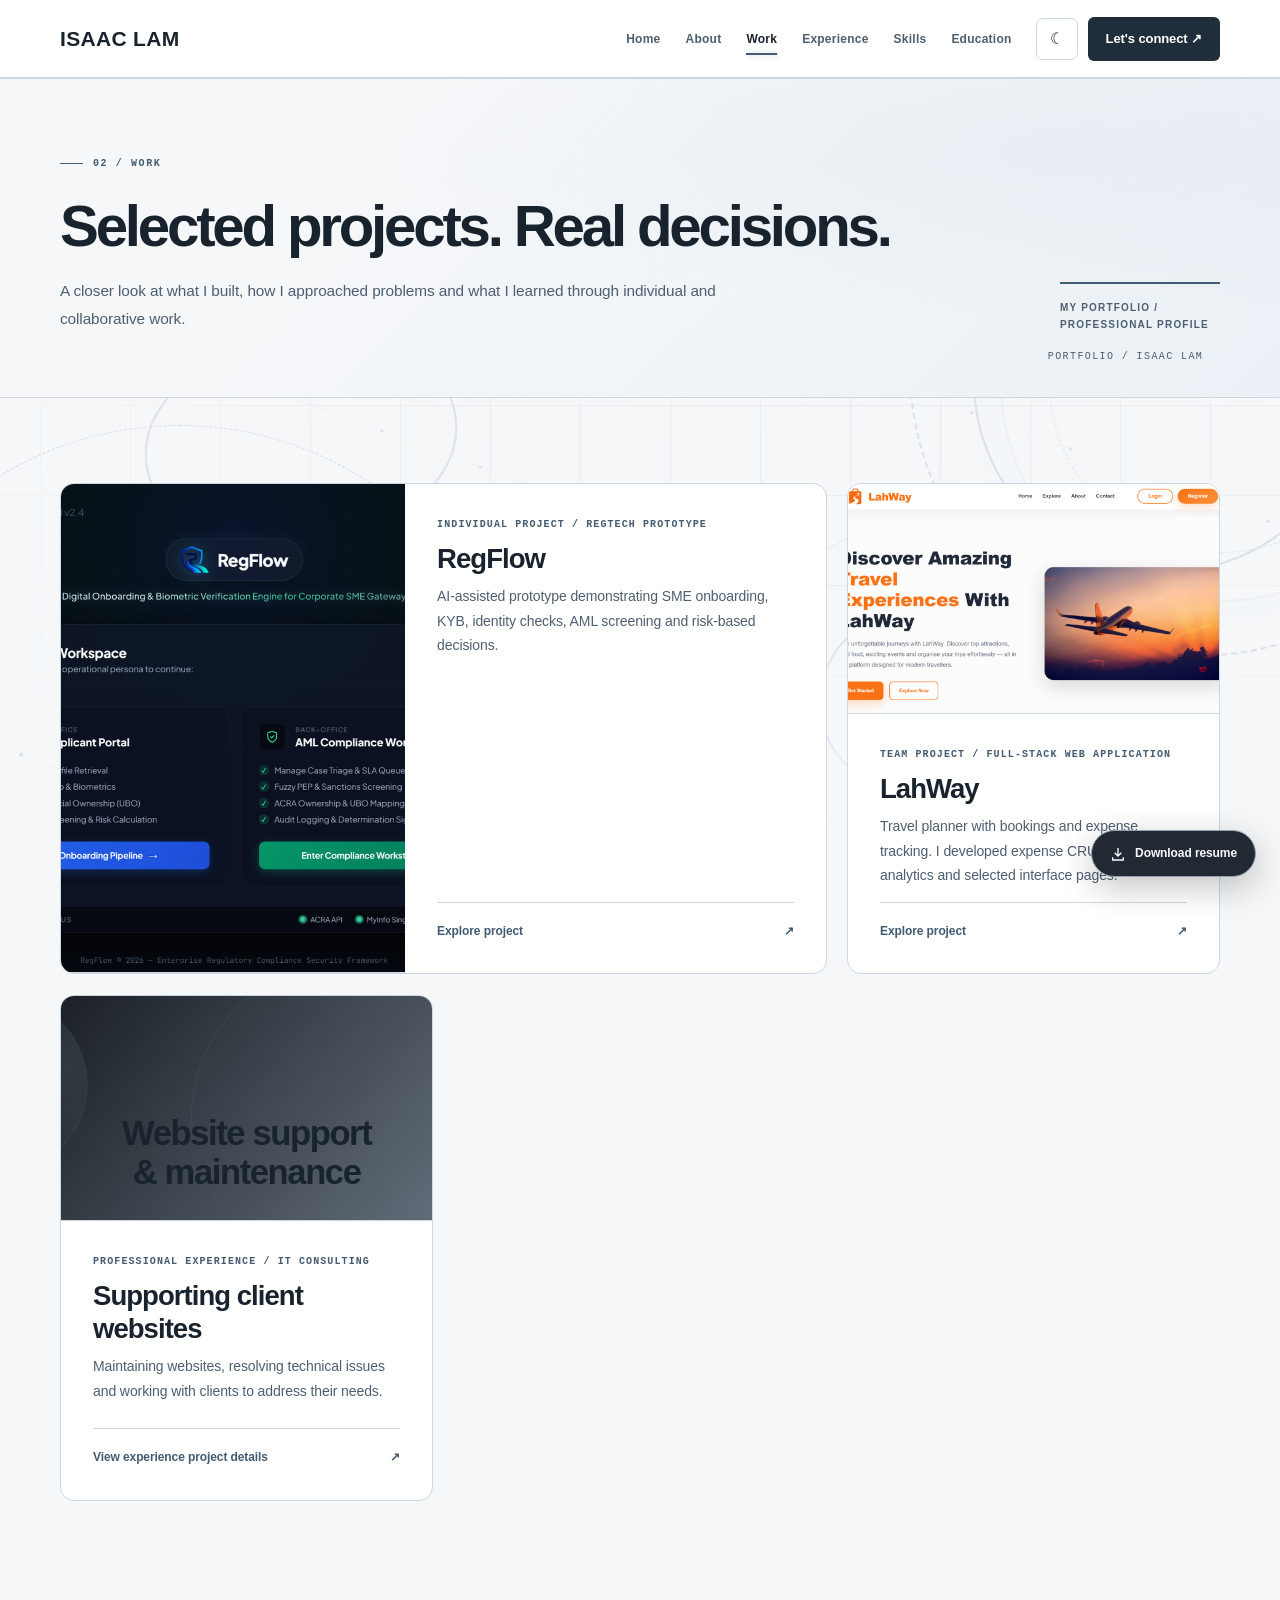
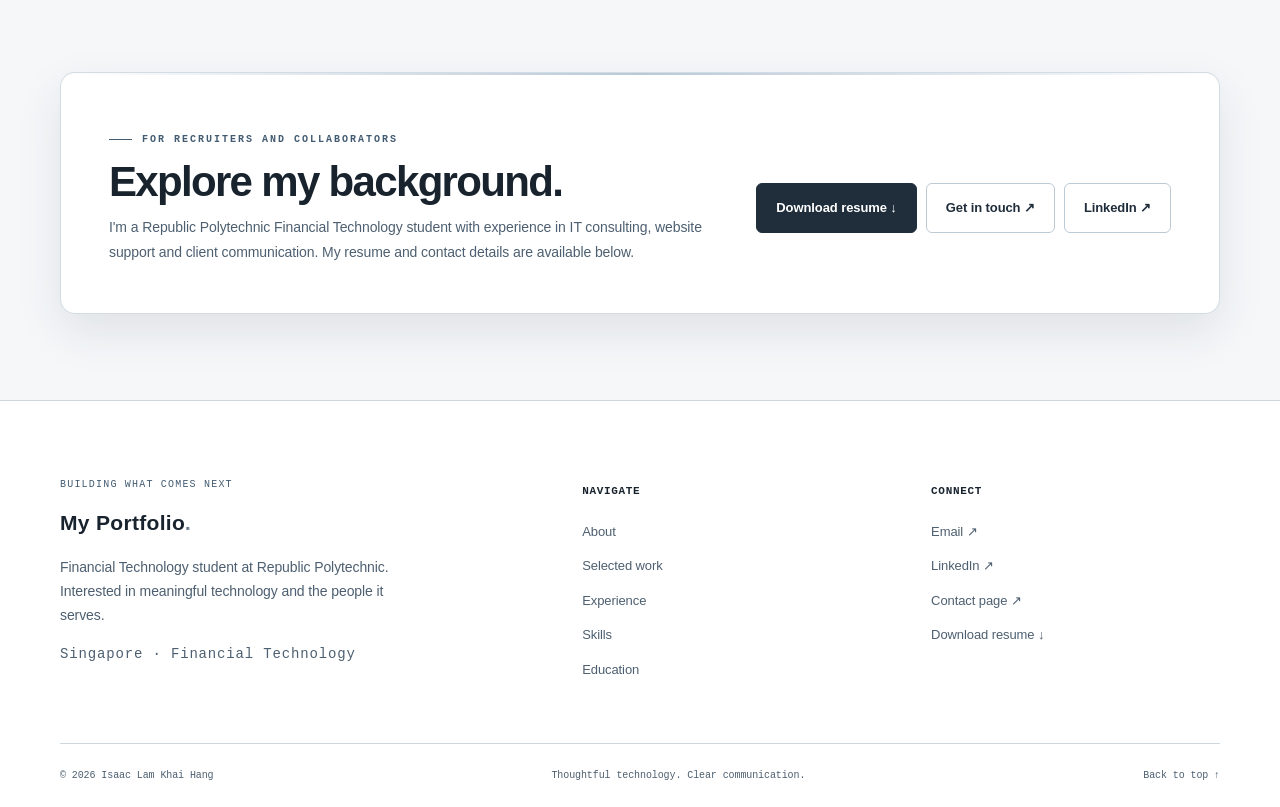
<file: projects.html>
<!DOCTYPE html>

<html lang="en">
<head>
<meta charset="utf-8"/>
<meta content="width=device-width, initial-scale=1" name="viewport"/>
<meta content="light dark" name="color-scheme"/>
<meta content="website" property="og:type"/>
<meta content="My Portfolio" property="og:site_name"/>
<meta content="Isaac Lam | My Portfolio" property="og:title"/>
<meta content="Explore Isaac Lam’s experience-based project details in website support, financial literacy leadership and event operations." property="og:description"/>
<meta content="summary" name="twitter:card"/>
<meta content="#F6F7F8" name="theme-color"/>
<meta content="Explore Isaac Lam’s experience-based project details in website support, financial literacy leadership and event operations." name="description"/>
<title>Projects | Isaac Lam</title>
<script>
    (() => {
      let saved=null;
      try { saved=localStorage.getItem('isaac-theme'); } catch(e) {}
      document.documentElement.dataset.theme=saved==='light'||saved==='dark'
        ?saved:(matchMedia('(prefers-color-scheme: dark)').matches?'dark':'light');
    })();
  </script>
<style>

:root {
  color-scheme: light;
  --bg:#e8edef; --surface:#f2f5f5; --surface-2:#dde6e9; --ink:#23333d;
  --muted:#526570; --line:#cbd6db; --accent:#316f7a; --accent-soft:#d0e3e6;
  --nav:rgba(232,237,239,.94); --deep:#22353f; --deep-ink:#e9f2f3;
  --shadow:0 18px 45px rgba(26,47,59,.065);
}
html[data-theme="dark"] {
  color-scheme:dark;
  --bg:#1c2932; --surface:#283944; --surface-2:#324550; --ink:#e8eff0;
  --muted:#b2c4cb; --line:#405560; --accent:#a0d1d6; --accent-soft:#354e59;
  --nav:rgba(28,41,50,.95); --deep:#17232c; --deep-ink:#e9f2f3;
  --shadow:0 18px 50px rgba(0,0,0,.13);
}
*{box-sizing:border-box}
html{scroll-behavior:smooth}
body{margin:0;background:var(--bg);color:var(--ink);font:16px/1.72 "Segoe UI",Arial,sans-serif;-webkit-font-smoothing:antialiased}
a{color:inherit;text-decoration:none}
button,input,textarea{font:inherit}
button{cursor:pointer}
img{max-width:100%}
:focus-visible{outline:3px solid var(--accent);outline-offset:4px}
::selection{background:var(--accent-soft)}
.container{width:min(1160px,calc(100% - 56px));margin:auto}
.skip{position:absolute;top:-100px;left:16px;padding:12px;background:var(--surface);z-index:99}
.skip:focus{top:12px}
header{position:sticky;top:0;z-index:30;background:var(--nav);border-bottom:1px solid var(--line);backdrop-filter:blur(18px)}
.nav-shell{min-height:78px;display:flex;align-items:center;justify-content:space-between;gap:24px}
.wordmark{font-weight:800;letter-spacing:-.065em;font-size:21px;white-space:nowrap}
.wordmark i{color:var(--accent);font-style:normal}
.desktop-nav{display:flex;align-items:center;gap:28px;margin-left:auto}
.desktop-nav a{font-size:13px;font-weight:650;color:var(--muted);transition:color .2s}
.desktop-nav a:hover,.desktop-nav a[aria-current=page]{color:var(--ink)}
.desktop-nav a[aria-current=page]{text-decoration:underline;text-decoration-color:var(--accent);text-underline-offset:10px;text-decoration-thickness:2px}
.nav-right{display:flex;align-items:center;gap:10px}
.icon-btn{width:42px;height:42px;border:1px solid var(--line);border-radius:11px;background:var(--surface);color:var(--ink);display:grid;place-items:center}
.nav-cta{padding:10px 18px;border-radius:11px;background:var(--ink);color:var(--bg);font-size:13px;font-weight:700;white-space:nowrap}
.menu-btn{display:none}
.mobile-nav{display:none}
.progress{height:2px;position:absolute;bottom:-1px;left:0;right:0;background:var(--accent);transform:scaleX(0);transform-origin:left;pointer-events:none}
main{min-height:55vh}
.hero{position:relative;overflow:hidden;border-bottom:1px solid var(--line)}
.hero:before,.page-top:before{content:"";position:absolute;inset:0;pointer-events:none;background:radial-gradient(ellipse at 87% 23%,var(--accent-soft),transparent 48%);opacity:.55}
.hero-layout{min-height:615px;display:grid;grid-template-columns:1.1fr .9fr;gap:44px;align-items:center;position:relative}
.hero-copy{padding:80px 0}
.eyebrow{display:inline-flex;align-items:center;gap:10px;font-size:11px;font-weight:800;letter-spacing:.17em;text-transform:uppercase;color:var(--accent)}
.eyebrow:before{content:"";width:23px;height:1px;background:currentColor}
h1,h2,h3,p{margin-top:0}
h1,h2,h3{line-height:1.13;letter-spacing:-.058em}
h1{font-size:clamp(45px,5.9vw,78px);font-weight:740;margin:20px 0 24px;text-wrap:balance}
h1 .accent{color:var(--accent)}
h2{font-size:clamp(32px,3.9vw,49px);font-weight:730;margin:13px 0 18px;text-wrap:balance}
h3{font-size:22px;font-weight:720;margin:0 0 10px}
p{color:var(--muted)}
.lead{font-size:17px;line-height:1.9;max-width:610px}
.actions{display:flex;gap:12px;flex-wrap:wrap;margin-top:30px}
.btn{display:inline-flex;align-items:center;justify-content:center;gap:14px;padding:13px 19px;min-height:49px;border:1px solid var(--line);border-radius:10px;font-size:13px;font-weight:750;transition:transform .2s,background .2s,border-color .2s}
.btn:hover{transform:translateY(-2px)}
.btn.primary{background:var(--ink);border-color:var(--ink);color:var(--bg)}
.btn.secondary{background:var(--surface);color:var(--ink)}
.portrait-stage{height:530px;align-self:end;position:relative;display:flex;align-items:end;justify-content:center}
.portrait-stage:before{content:"";position:absolute;width:min(100%,435px);aspect-ratio:1;border-radius:50%;bottom:40px;background:var(--surface-2);border:1px solid var(--line);box-shadow:0 0 0 22px var(--accent-soft)}
.portrait-stage img{height:96%;width:100%;object-fit:contain;object-position:bottom;position:relative;filter:drop-shadow(0 12px 20px rgba(0,0,0,.09))}
.portrait-note{position:absolute;right:0;top:75px;color:var(--muted);font-size:11px;letter-spacing:.1em;writing-mode:vertical-rl}
.trust-strip{border-bottom:1px solid var(--line);background:var(--surface)}
.trust-items{display:flex;justify-content:space-between;gap:20px;flex-wrap:wrap;padding:19px 0;font-size:11px;font-weight:750;letter-spacing:.07em;text-transform:uppercase;color:var(--muted)}
.section{padding:92px 0}
.section.alt{background:var(--surface)}
.section-heading{display:flex;justify-content:space-between;align-items:end;gap:35px;margin-bottom:38px}
.section-heading p{max-width:420px;margin:0}
.grid{display:grid;gap:22px}
.grid.two{grid-template-columns:repeat(2,minmax(0,1fr))}
.grid.three{grid-template-columns:repeat(3,minmax(0,1fr))}
.card{padding:30px;background:var(--surface);border:1px solid var(--line);border-radius:16px;box-shadow:var(--shadow);transition:transform .22s,border-color .22s}
.alt .card{background:var(--bg)}
.card:hover{transform:translateY(-3px);border-color:var(--accent)}
.card .number{font-size:12px;font-weight:800;letter-spacing:.12em;color:var(--accent);margin-bottom:32px}
.card p{font-size:14px;margin:0}
.card h3{font-size:21px}
.tags{display:flex;gap:8px;flex-wrap:wrap;margin-top:20px}
.tag{display:inline-flex;padding:5px 10px;border:1px solid var(--line);border-radius:100px;font-size:11px;font-weight:650;color:var(--muted)}
.project{overflow:hidden;background:var(--surface);border:1px solid var(--line);border-radius:16px;transition:transform .22s,border-color .22s;display:block}
.project:hover{transform:translateY(-4px);border-color:var(--accent)}
.project-art{min-height:225px;display:flex;align-items:center;justify-content:center;padding:28px;position:relative;overflow:hidden;background:var(--surface-2)}
.project-art:before{content:"";width:270px;height:270px;border:1px solid var(--accent);opacity:.28;border-radius:50%;position:absolute;transform:translate(110px,75px)}
.project-art:after{content:"";width:175px;height:175px;border:1px solid var(--accent);opacity:.22;border-radius:50%;position:absolute;transform:translate(-130px,-75px)}
.project-art strong{font-size:clamp(28px,3vw,42px);font-weight:760;letter-spacing:-.07em;line-height:1.1;text-align:center;position:relative;z-index:1;max-width:320px}
.project-art.b{background:color-mix(in srgb,var(--surface-2) 75%,var(--accent-soft))}
.project-art.c{background:color-mix(in srgb,var(--surface-2) 55%,var(--bg))}
.project-info{padding:27px}
.project-info .meta{font-size:11px;letter-spacing:.11em;font-weight:800;color:var(--accent);text-transform:uppercase}
.project-info h3{margin:9px 0}
.project-info p{font-size:14px;min-height:60px}
.project-link{display:flex;justify-content:space-between;border-top:1px solid var(--line);padding-top:15px;margin-top:20px;color:var(--accent);font-size:12px;font-weight:800}
.page-top{position:relative;overflow:hidden;border-bottom:1px solid var(--line);padding:95px 0 77px}
.page-top .container{position:relative}
.page-top h1{max-width:900px;font-size:clamp(42px,5.2vw,69px)}
.page-top p{max-width:700px;font-size:17px;line-height:1.9}
.two-col{display:grid;grid-template-columns:minmax(0,1.4fr) minmax(260px,.8fr);gap:70px;align-items:start}
.prose{max-width:760px}
.prose p{font-size:16px;line-height:2}
.detail-box{border:1px solid var(--line);background:var(--surface);border-radius:15px;padding:28px}
.detail-box h3{font-size:18px}
.fact{padding:12px 0;border-bottom:1px solid var(--line);display:flex;justify-content:space-between;gap:12px;font-size:13px}
.fact:last-child{border:0}
.fact span:first-child{color:var(--muted)}
.fact span:last-child{text-align:right;font-weight:700}
.timeline{border-left:1px solid var(--line);padding-left:32px;margin-left:7px}
.entry{position:relative;padding-bottom:40px}
.entry:last-child{padding-bottom:0}
.entry:before{content:"";position:absolute;left:-39px;top:6px;width:13px;height:13px;background:var(--accent);border:3px solid var(--bg);border-radius:50%}
.entry .date{color:var(--accent);font-size:11px;font-weight:800;letter-spacing:.1em;text-transform:uppercase}
.entry h3{margin:9px 0 5px}
.entry .role{font-weight:650;color:var(--ink);font-size:14px}
.entry p,.entry li{font-size:14px}
.entry ul{color:var(--muted);padding-left:20px}
.skill-pills{display:flex;gap:10px;flex-wrap:wrap}
.skill-pills span{background:var(--accent-soft);border:1px solid var(--line);padding:10px 13px;border-radius:9px;font-size:13px;font-weight:650}
.highlight-band{background:var(--deep);color:var(--deep-ink);padding:75px 0}
.highlight-band p{color:#c2d2d7}
.highlight-band .eyebrow{color:#9fcdd2}
.highlight-band h2{color:var(--deep-ink)}
.highlight-band .btn.primary{background:#b7dfe2;color:#1b2c35;border-color:#b7dfe2}
.cta-strip{display:flex;align-items:center;justify-content:space-between;gap:28px}
.cta-strip p{margin:0}
footer{background:var(--surface);border-top:1px solid var(--line)}
.footer-main{padding:65px 0 54px;display:grid;grid-template-columns:1.6fr 1fr 1fr;gap:60px}
.footer-main .wordmark{display:inline-block;margin-bottom:14px}
.footer-main p{font-size:14px;max-width:330px}
.footer-main h4{font-size:11px;text-transform:uppercase;letter-spacing:.13em;margin:3px 0 20px}
.footer-links{display:flex;flex-direction:column;align-items:start;gap:12px}
.footer-links a{font-size:13px;color:var(--muted)}
.footer-links a:hover{color:var(--accent)}
.footer-bottom{display:flex;justify-content:space-between;gap:20px;flex-wrap:wrap;border-top:1px solid var(--line);padding:23px 0;font-size:12px;color:var(--muted)}
.form{display:grid;gap:18px}
.form label{display:block;font-size:13px;font-weight:700;margin-bottom:7px}
.form input,.form textarea{width:100%;padding:13px 15px;border:1px solid var(--line);border-radius:10px;background:var(--surface);color:var(--ink)}
.form textarea{min-height:150px;resize:vertical}
.contact-link{display:block;padding:17px 0;border-bottom:1px solid var(--line);overflow-wrap:anywhere}
.contact-link small{display:block;color:var(--muted);font-size:11px;letter-spacing:.1em;text-transform:uppercase}
.contact-link strong{font-size:16px}
.note{font-size:12px;color:var(--muted)}
.reveal{opacity:0;transform:translateY(14px);transition:opacity .55s ease,transform .55s ease}
.reveal.visible{opacity:1;transform:none}
@media(max-width:920px){
  .desktop-nav{gap:14px}
  .desktop-nav a{font-size:12px}
  .hero-layout{gap:10px}
  .two-col{gap:35px}
}
@media(max-width:760px){
  .container{width:min(100% - 36px,1160px)}
  .nav-shell{min-height:69px}
  .desktop-nav{display:none}
  .nav-cta{display:none}
  .menu-btn{display:grid}
  .mobile-nav.open{display:flex;flex-direction:column;padding:12px 18px 20px;border-top:1px solid var(--line)}
  .mobile-nav a{padding:12px 10px;font-size:14px;color:var(--ink);font-weight:650}
  .mobile-nav a[aria-current=page]{color:var(--accent)}
  .hero-layout{display:flex;flex-direction:column;align-items:stretch;min-height:0}
  .hero-copy{padding:67px 0 25px}
  .portrait-stage{height:330px;width:100%}
  .portrait-stage:before{width:285px;bottom:24px;box-shadow:0 0 0 13px var(--accent-soft)}
  .portrait-stage img{max-height:340px}
  .portrait-note{display:none}
  .section{padding:67px 0}
  .section-heading{display:block}
  .section-heading p{margin-top:10px}
  .grid.two,.grid.three,.two-col{grid-template-columns:1fr}
  .page-top{padding:69px 0 53px}
  .footer-main{grid-template-columns:1fr 1fr;gap:34px}
  .footer-main>div:first-child{grid-column:1/-1}
  .cta-strip{display:block}
  .cta-strip .btn{margin-top:22px}
}
@media(prefers-reduced-motion:reduce){
  *,*:before,*:after{scroll-behavior:auto!important;animation:none!important;transition:none!important}
  .reveal{opacity:1;transform:none}
  .progress{display:none}
}


/* EDITORIAL + DIGITAL STUDIO — FINAL DESIGN SYSTEM */
:root{--display:'Segoe UI Variable Display','Aptos Display','Segoe UI',Arial,sans-serif;--mono:'Cascadia Code','SFMono-Regular',Consolas,monospace;--radius:12px;--accent-ink:#1f5f6a}
html[data-theme=dark]{--accent-ink:#a0d1d6}
body{font-family:'Aptos','Segoe UI',Arial,sans-serif;letter-spacing:-.009em}
h1,h2,h3,.wordmark{font-family:var(--display)}
h1{font-weight:760;line-height:1.035;letter-spacing:-.07em}
h2{font-weight:750;letter-spacing:-.064em}
.eyebrow,.number,.date,.meta,.trust-items,.footer-main h4,.note{font-family:var(--mono);letter-spacing:.06em}
header{box-shadow:0 5px 30px rgba(15,35,45,.035)}
.nav-shell{min-height:83px}
.wordmark{font-size:22px}
.desktop-nav{gap:25px}
.desktop-nav a{font-size:13px}
.nav-cta{border-radius:7px;padding:11px 18px}
.icon-btn{border-radius:7px}
.hero{background-image:linear-gradient(to right,transparent calc(50% - .5px),var(--line) 50%,transparent calc(50% + .5px));background-size:100% 100%}
.hero:after{content:'EST. 2025  /  SINGAPORE';position:absolute;left:28px;bottom:26px;font:10px var(--mono);letter-spacing:.15em;color:var(--muted);writing-mode:vertical-rl;transform:rotate(180deg);opacity:.65}
.hero-layout{min-height:650px;grid-template-columns:1.12fr .88fr}
.hero-copy{padding:90px 0 94px}
.hero-copy h1{font-size:clamp(49px,6.1vw,83px);margin-top:28px;margin-bottom:26px}
.hero-copy .lead{max-width:590px;font-size:17px}
.hero-intro{display:flex;gap:16px;align-items:center;margin-top:40px;color:var(--muted);font:11px var(--mono);letter-spacing:.07em}
.hero-intro:before{content:'';width:43px;height:1px;background:var(--accent)}
.portrait-stage{height:560px}
.portrait-stage:before{border-radius:43% 43% 4% 4%;width:min(95%,430px);height:400px;aspect-ratio:auto;bottom:0;box-shadow:0 0 0 1px var(--line),0 0 0 19px color-mix(in srgb,var(--accent-soft) 45%,transparent);background:linear-gradient(145deg,var(--accent-soft),var(--surface-2))}
.portrait-stage img{height:98%;object-position:bottom}
.portrait-note{right:4px;top:30px}
.trust-items{font-size:10px;gap:22px}
.section{padding:105px 0}
.section-heading{margin-bottom:45px}
.section-heading h2{margin-bottom:0}
.section-heading .eyebrow{margin-bottom:12px}
.card{border-radius:11px;box-shadow:none;position:relative;overflow:hidden;padding:34px}
.card:before{content:'';position:absolute;top:0;left:0;width:0;height:2px;background:var(--accent);transition:width .3s ease}
.card:hover:before{width:100%}
.card .number{font-size:11px;margin-bottom:38px}
.project{border-radius:11px}
.project-art{min-height:244px;background:linear-gradient(150deg,var(--surface-2),var(--accent-soft));border-bottom:1px solid var(--line)}
.project-art strong{font-size:clamp(28px,2.7vw,40px)}
.project-art:before{width:300px;height:300px;transform:translate(95px,75px)}
.project-info{padding:30px}
.project-info h3{font-size:21px}
.project-info .meta{font-size:10px}
.page-top{padding:110px 0 87px}
.page-top:after{content:'PORTFOLIO  /  ISAAC LAM';position:absolute;right:6%;bottom:35px;font:10px var(--mono);letter-spacing:.14em;color:var(--muted)}
.page-top h1{font-size:clamp(45px,5.6vw,76px)}
.detail-box{border-radius:10px;box-shadow:0 12px 36px rgba(10,32,42,.035)}
.highlight-band{position:relative;overflow:hidden}
.highlight-band:after{content:'';position:absolute;width:480px;height:480px;right:-100px;top:-170px;border:1px solid rgba(170,220,225,.18);border-radius:50%;box-shadow:0 0 0 70px rgba(170,220,225,.025),0 0 0 140px rgba(170,220,225,.025);pointer-events:none}
.highlight-band .container{position:relative;z-index:1}
.footer-main{padding:78px 0 62px}
.footer-main .wordmark{font-size:26px}
.footer-bottom{font-family:var(--mono);font-size:10px}
.section-index{display:flex;align-items:center;gap:13px;color:var(--accent);font:10px var(--mono);letter-spacing:.12em;margin-bottom:14px}
.section-index:after{content:'';height:1px;background:var(--line);width:46px}
.editorial-feature{display:grid;grid-template-columns:1fr 1fr;border:1px solid var(--line);background:var(--surface);border-radius:12px;overflow:hidden}
.editorial-feature .feature-copy{padding:clamp(30px,5vw,68px);display:flex;flex-direction:column;justify-content:center}
.editorial-feature .feature-copy p{font-size:15px;line-height:1.95}
.editorial-feature .feature-copy h2{font-size:clamp(31px,3.5vw,49px)}
.feature-visual{position:relative;min-height:420px;background:var(--deep);overflow:hidden;display:flex;flex-direction:column;justify-content:center;padding:clamp(28px,5vw,55px)}
.feature-visual:before{content:'';position:absolute;inset:0;background:linear-gradient(rgba(165,218,224,.065) 1px,transparent 1px),linear-gradient(90deg,rgba(165,218,224,.065) 1px,transparent 1px);background-size:37px 37px;mask-image:linear-gradient(130deg,transparent,#000 60%)}
.feature-visual:after{content:'';position:absolute;right:-110px;bottom:-130px;width:350px;height:350px;border:1px solid rgba(170,220,225,.3);border-radius:50%;box-shadow:0 0 0 65px rgba(170,220,225,.04),0 0 0 130px rgba(170,220,225,.025)}
.feature-visual .visual-top{position:relative;color:#a4d1d6;font:11px var(--mono);letter-spacing:.1em}
.feature-visual .visual-title{position:relative;z-index:1;color:#e9f2f3;font-size:clamp(29px,3.2vw,47px);font-weight:750;letter-spacing:-.06em;line-height:1.18;margin:28px 0}
.feature-visual .visual-bottom{position:relative;z-index:1;color:#b3cdd3;font:11px var(--mono);line-height:1.9}
.editorial-stats{display:grid;grid-template-columns:repeat(3,1fr);border:1px solid var(--line);border-radius:10px;overflow:hidden;margin-top:40px}
.editorial-stats>div{padding:23px 28px;background:var(--surface);border-right:1px solid var(--line)}
.editorial-stats>div:last-child{border-right:0}
.editorial-stats strong{display:block;font-size:23px;line-height:1.2;letter-spacing:-.045em}
.editorial-stats span{display:block;margin-top:8px;color:var(--muted);font:10px var(--mono);text-transform:uppercase;letter-spacing:.04em}
.footer-kicker{color:var(--accent);font:10px var(--mono);letter-spacing:.12em;margin-bottom:15px}
@media(max-width:760px){.hero{background-image:none}.hero:after{display:none}.hero-copy{padding:72px 0 30px}.hero-copy h1{font-size:clamp(44px,10vw,66px)}.hero-intro{margin-top:28px}.portrait-stage{height:340px}.portrait-stage:before{height:270px;width:min(80%,290px)}.section{padding:72px 0}.page-top{padding:75px 0 67px}.page-top:after{display:none}.editorial-feature{grid-template-columns:1fr}.feature-visual{min-height:330px}.editorial-stats{grid-template-columns:1fr}.editorial-stats>div{border-right:0;border-bottom:1px solid var(--line)}.editorial-stats>div:last-child{border-bottom:0}.nav-shell{min-height:70px}}

  
/* Ambient FinTech motion: decorative only, intentionally 10–20% opacity. */
body{isolation:isolate}
.ambient-scene{position:fixed;inset:0;overflow:hidden;z-index:-1;pointer-events:none;opacity:.16}
.ambient-grid{position:absolute;inset:-25%;background-image:linear-gradient(to right,var(--accent) 1px,transparent 1px),linear-gradient(to bottom,var(--accent) 1px,transparent 1px);background-size:95px 95px;mask-image:radial-gradient(ellipse at 60% 40%,black,transparent 70%);animation:grid-drift 45s linear infinite}
.ambient-orbit{position:absolute;border:1px solid var(--accent);border-radius:50%;width:clamp(290px,45vw,680px);aspect-ratio:1;right:-16%;top:9%;animation:orbit-breathe 18s ease-in-out infinite alternate}
.ambient-orbit.two{width:clamp(180px,30vw,430px);right:-6%;top:21%;animation-duration:24s;animation-direction:alternate-reverse}
.ambient-ring{position:absolute;left:-13%;bottom:-24%;width:clamp(320px,54vw,750px);aspect-ratio:1;border:1px dashed var(--accent);border-radius:50%;animation:slow-spin 100s linear infinite}
.ambient-line{position:absolute;height:1px;width:70vw;background:linear-gradient(90deg,transparent,var(--accent),transparent);transform:rotate(-28deg);left:15%;top:72%;animation:line-sway 17s ease-in-out infinite alternate}
.ambient-line.two{top:23%;left:-28%;width:58vw;animation-delay:-7s}
.ambient-node{position:absolute;width:8px;height:8px;border:1px solid var(--accent);border-radius:50%;box-shadow:0 0 0 12px color-mix(in srgb,var(--accent) 15%,transparent);animation:node-float 13s ease-in-out infinite alternate}
.ambient-node.a{left:11%;top:20%}.ambient-node.b{left:74%;top:62%;animation-delay:-5s}.ambient-node.c{left:32%;top:81%;animation-delay:-9s}
@keyframes grid-drift{to{transform:translate3d(95px,95px,0)}}
@keyframes orbit-breathe{to{transform:translate(-35px,40px) scale(1.1)}}
@keyframes slow-spin{to{transform:rotate(360deg)}}
@keyframes line-sway{to{transform:rotate(-22deg) translateY(-45px)}}
@keyframes node-float{to{transform:translate(22px,-35px)}}
@keyframes intro-up{from{opacity:0;transform:translateY(25px)}to{opacity:1;transform:translateY(0)}}
@keyframes portrait-enter{from{opacity:0;transform:translate(18px,25px) scale(.97)}to{opacity:1;transform:translate(0,0) scale(1)}}
@keyframes sheen{to{transform:translateX(360%) skewX(-22deg)}}
@keyframes accent-pulse{50%{box-shadow:0 0 0 9px color-mix(in srgb,var(--accent) 8%,transparent)}}
.hero-copy>.eyebrow{animation:intro-up .75s both}
.hero-copy h1{animation:intro-up .85s .12s both}
.hero-copy .lead{animation:intro-up .85s .24s both}
.hero-copy .actions{animation:intro-up .8s .36s both}
.hero-intro{animation:intro-up .8s .47s both}
.portrait-stage{animation:portrait-enter 1.05s .16s both}
.page-top .container>.eyebrow{animation:intro-up .7s both}
.page-top h1{animation:intro-up .85s .12s both}
.page-top p{animation:intro-up .85s .23s both}
.btn,.nav-cta{position:relative;overflow:hidden;transition:transform .25s ease,box-shadow .25s ease,border-color .25s ease}
.btn:after,.nav-cta:after{content:"";position:absolute;inset:0;width:32%;background:linear-gradient(90deg,transparent,rgba(255,255,255,.19),transparent);transform:translateX(-230%) skewX(-22deg);pointer-events:none}
.btn:hover:after,.nav-cta:hover:after{animation:sheen .8s ease-out both}
.btn:hover,.nav-cta:hover{transform:translateY(-3px);box-shadow:0 10px 22px rgba(30,60,70,.12)}
.card,.project,.timeline-item,.editorial-feature{transition:transform .35s cubic-bezier(.2,.8,.2,1),box-shadow .35s ease,border-color .35s ease}
.card:hover,.project:hover{transform:translateY(-7px);box-shadow:0 18px 40px rgba(25,53,67,.12)}
.project-art strong{transition:transform .45s cubic-bezier(.2,.8,.2,1)}
.project:hover .project-art strong{transform:translateY(-5px) scale(1.035)}
.project-art:before{animation:orbit-breathe 12s ease-in-out infinite alternate}
.project-art:after{animation:orbit-breathe 16s ease-in-out infinite alternate-reverse}
.icon-btn{transition:transform .25s ease,background .25s ease,border-color .25s ease}
.icon-btn:hover{transform:rotate(-8deg);border-color:var(--accent)}
.wordmark{letter-spacing:-.045em}
.wordmark .mark-accent{color:var(--accent)}
.reveal{transform:translateY(27px);transition:opacity .75s ease,transform .75s cubic-bezier(.2,.8,.2,1)}
.reveal.visible{transform:translateY(0)}
@media(max-width:760px){.ambient-grid{background-size:70px 70px}.ambient-orbit{right:-65%}.ambient-scene{opacity:.12}}
@media(prefers-reduced-motion:reduce){
 .ambient-scene *,.hero-copy>*,.portrait-stage,.page-top .container>*,.project-art:before,.project-art:after{animation:none!important}
 .reveal{opacity:1!important;transform:none!important}
}

  
/* PROFESSIONAL REDESIGN — warm editorial finance */
:root{
  --bg:#f5f4f0;--surface:#ffffff;--surface-2:#eaece9;--ink:#172b37;
  --muted:#53636b;--line:#d6dddb;--accent:#236c72;--accent-soft:#dceae7;
  --nav:rgba(245,244,240,.94);--deep:#142b36;--deep-ink:#f5f4f0;
  --shadow:0 18px 48px rgba(20,43,54,.065);
}
html[data-theme="dark"]{
  --bg:#111f29;--surface:#1b2c37;--surface-2:#263943;--ink:#f3f1e9;
  --muted:#b2c0c4;--line:#354851;--accent:#87c9c0;--accent-soft:#274c51;
  --nav:rgba(17,31,41,.94);--deep:#0b1821;--deep-ink:#f5f4f0;
  --shadow:0 18px 48px rgba(0,0,0,.18);
}
body{letter-spacing:-.006em}
.container{width:min(1200px,calc(100% - 72px))}
header{box-shadow:0 3px 18px rgba(15,39,49,.025)}
.nav-shell{min-height:82px}
.wordmark{font-size:22px!important;font-weight:760!important;letter-spacing:-.055em!important}
.desktop-nav a{font-size:12px;letter-spacing:.02em}
.nav-cta{border-radius:6px!important;background:var(--accent)!important;color:#fff!important}
.btn{border-radius:6px!important;transition:transform .3s ease,box-shadow .3s ease,background .3s ease!important}
.btn:hover{transform:translateY(-3px);box-shadow:0 10px 24px rgba(24,64,72,.13)}
.btn.primary{background:var(--accent)!important;color:#fff!important}
.eyebrow{letter-spacing:.2em;font-size:10px}
.hero{background:linear-gradient(115deg,var(--bg) 0%,var(--bg) 58%,var(--accent-soft) 140%);isolation:isolate}
.hero-layout{min-height:680px;grid-template-columns:minmax(0,1.08fr) minmax(0,.92fr);gap:64px}
.hero-copy h1{font-size:clamp(54px,6vw,91px);line-height:1.04;letter-spacing:-.065em;max-width:780px}
.hero-copy .lead{font-size:17px;line-height:1.85;max-width:575px}
.hero-intro{letter-spacing:.14em;font-size:10px}
.portrait-stage{border-radius:16px!important;overflow:hidden;box-shadow:0 28px 65px rgba(13,44,54,.12);transition:transform .7s cubic-bezier(.2,.8,.2,1)}
.portrait-stage:hover{transform:translateY(-7px)}
.portrait-stage:before{opacity:.65}
.section{padding-top:112px;padding-bottom:112px}
.section-heading{margin-bottom:42px}
.section-heading h2,.feature-copy h2{letter-spacing:-.055em;line-height:1.1}
.card{border-radius:12px!important;background:var(--surface);border:1px solid var(--line);padding:34px!important}
.card h3{letter-spacing:-.035em}
.card:hover{transform:translateY(-6px);box-shadow:0 22px 50px rgba(22,52,62,.09);border-color:var(--accent)}
.editorial-feature{border-radius:16px!important;overflow:hidden}
.feature-visual{background:linear-gradient(145deg,#173843,#236b72)!important}
.feature-visual:after{content:"";position:absolute;inset:0;background:repeating-linear-gradient(0deg,transparent 0 45px,rgba(255,255,255,.045) 46px 47px);pointer-events:none}
.project{border-radius:12px!important;overflow:hidden;background:var(--surface);border:1px solid var(--line)}
.project-art{background:linear-gradient(130deg,#193943,#367b80)!important}
.project-art.b{background:linear-gradient(130deg,#314d52,#668e88)!important}
.project-art.c{background:linear-gradient(130deg,#213c4e,#547a91)!important}
.project-info{padding:30px}
.project:hover{transform:translateY(-6px);border-color:var(--accent)}
.bento-work{display:grid;grid-template-columns:1.12fr .88fr;gap:22px}
.bento-work>.project:first-child{grid-row:span 2}
.bento-work>.project:first-child .project-art{min-height:420px}
.bento-work>.project:not(:first-child){display:grid;grid-template-columns:.8fr 1.2fr}
.bento-work>.project:not(:first-child) .project-art{min-height:235px}
.bento-work>.project:not(:first-child) .project-info{padding:22px}
.bento-work>.project:not(:first-child) .project-art strong{font-size:clamp(18px,2vw,29px)}
.bento-work>.project{height:100%}
.bento-work .project-info{display:flex;flex-direction:column}
.bento-work .project-link{margin-top:auto}
.page-top{background:linear-gradient(120deg,var(--bg),var(--accent-soft) 180%)}
.page-top h1{letter-spacing:-.06em}
.highlight-band{background:var(--deep)!important}
footer{border-top:1px solid var(--line)}
.ambient-scene{opacity:.13!important;z-index:0!important}
body>header,body>main,body>footer{position:relative;z-index:1}
body>header{z-index:30}
.ambient-orbit{border-style:dashed}
.ambient-orbit.two{border-style:solid}
.ambient-grid{background-size:110px 110px;animation-duration:65s}
.ambient-node{width:6px;height:6px}
.ambient-accent{position:absolute;left:13%;top:34%;width:270px;height:270px;border:1px solid var(--accent);border-radius:30%;transform:rotate(35deg);animation:ambient-turn 32s ease-in-out infinite alternate}
.ambient-accent.two{left:64%;top:68%;width:180px;height:180px;border-radius:50%;animation-delay:-12s}
@keyframes ambient-turn{to{transform:translate(50px,-55px) rotate(75deg)}}
@keyframes float-portrait{0%,100%{transform:translateY(0)}50%{transform:translateY(-8px)}}
.hero-copy h1{animation:intro-up .9s .12s both}
.hero-copy .lead{animation:intro-up .9s .25s both}
.hero-copy .actions{animation:intro-up .9s .36s both}
.project-art:before,.project-art:after{opacity:.4}
@media(max-width:1050px){.bento-work{grid-template-columns:1fr 1fr}.bento-work>.project:first-child{grid-column:span 2;grid-row:auto}.bento-work>.project:first-child .project-art{min-height:270px}.bento-work>.project:not(:first-child){display:block}.bento-work>.project:not(:first-child) .project-art{min-height:190px}}
@media(max-width:980px){.desktop-nav{display:none!important}.menu-btn{display:grid!important}.mobile-nav.open{display:flex!important}}
@media(max-width:760px){
 .container{width:calc(100% - 38px)}
 .hero-layout{grid-template-columns:1fr;gap:12px;min-height:0}
 .hero-copy{padding:64px 0 22px}
 .hero-copy h1{font-size:clamp(44px,10vw,67px)}
 .hero-copy .lead{font-size:15px}
 .portrait-stage{height:340px}
 .section{padding-top:76px;padding-bottom:76px}
 .bento-work{grid-template-columns:1fr}
 .bento-work>.project:first-child{grid-column:auto}
 .bento-work>.project:first-child .project-art{min-height:230px}
 .bento-work>.project:not(:first-child) .project-art{min-height:190px}
 .ambient-accent{display:none}
 .ambient-scene{opacity:.1!important}
 .card:hover,.project:hover,.portrait-stage:hover{transform:none}
}
@media(max-width:420px){.container{width:calc(100% - 32px)}.hero-copy h1{font-size:41px}.portrait-stage{height:290px}}
@media(prefers-reduced-motion:reduce){.ambient-accent,.hero-copy h1,.hero-copy .lead,.hero-copy .actions{animation:none!important}}


/* FinTech Professional Edition: editorial components and accessible interactions */
:root{--motion-ease:cubic-bezier(.22,1,.36,1)}
:focus-visible{outline:3px solid var(--accent);outline-offset:4px}
.skip-link{position:fixed;z-index:1000;top:12px;left:12px;transform:translateY(-150%);padding:12px 18px;background:var(--ink);color:var(--bg);border-radius:6px}
.skip-link:focus{transform:translateY(0)}
html{scroll-padding-top:100px}
body{overflow-x:clip}
img{max-width:100%;height:auto}
button,a{-webkit-tap-highlight-color:transparent}
.ambient-scene{opacity:.12!important}
.ambient-scene .ambient-grid{animation-duration:90s}
.ambient-scene .ambient-orbit{animation-duration:27s}
.ambient-scene .ambient-line{animation-duration:25s}
.hero-copy .hero-overline{display:flex;align-items:center;gap:11px;font-size:11px;font-weight:750;letter-spacing:.16em;color:var(--accent);margin-bottom:22px;text-transform:uppercase}
.hero-overline:before{content:"";width:25px;height:2px;background:var(--accent)}
.hero-copy h1{font-size:clamp(48px,5.7vw,82px)}
.hero-copy .hero-description{max-width:590px}
.hero-pills{display:flex;gap:8px;flex-wrap:wrap;margin-top:25px}
.hero-pills span{font-size:11px;font-weight:650;color:var(--muted);background:var(--surface);border:1px solid var(--line);border-radius:5px;padding:7px 11px}
.hero-actions{display:flex;gap:12px;flex-wrap:wrap;margin-top:30px}
.hero-actions .btn{min-height:46px}
.hero-micro{margin-top:28px;color:var(--muted);font-size:12px;max-width:560px}
.hero-micro strong{color:var(--ink)}
.recruiter-bar{display:grid;grid-template-columns:1.5fr 1fr 1fr;gap:18px;background:var(--surface);border:1px solid var(--line);border-radius:12px;padding:24px;margin-top:26px}
.recruiter-bar>div{border-right:1px solid var(--line);padding-right:12px}
.recruiter-bar>div:last-child{border-right:0}
.recruiter-bar strong{display:block;font-size:12px;color:var(--ink);margin-bottom:4px}
.recruiter-bar span{display:block;font-size:12px;color:var(--muted)}
.recruiter-bar a{text-decoration:underline;text-underline-offset:4px}
.proof-row{display:flex;flex-wrap:wrap;gap:9px;margin:17px 0 0}
.proof-row span{font-size:11px;padding:6px 9px;border:1px solid var(--line);border-radius:4px;color:var(--muted)}
.case-grid{display:grid;grid-template-columns:repeat(3,minmax(0,1fr));gap:22px}
.case-grid .project{display:flex;flex-direction:column}
.case-grid .project-info{flex:1;display:flex;flex-direction:column}
.case-grid .project-link{margin-top:auto}
.case-grid .project-art{min-height:225px}
.case-steps{display:grid;grid-template-columns:repeat(3,minmax(0,1fr));gap:16px;margin:42px 0}
.case-step{border:1px solid var(--line);background:var(--surface);padding:24px;border-radius:10px}
.case-step .number{font-size:10px;letter-spacing:.12em;color:var(--accent);font-weight:750}
.case-step h3{font-size:20px;line-height:1.25;margin:12px 0}
.case-step p{font-size:13px;line-height:1.75;color:var(--muted);margin:0}
.case-disclosure{border-left:3px solid var(--accent);padding:16px 20px;background:var(--surface-2);border-radius:0 8px 8px 0;font-size:13px;line-height:1.7}
.case-disclosure strong{display:block;margin-bottom:5px}
.timeline{position:relative;border-left:none!important;padding-left:33px}
.timeline:before{content:"";position:absolute;left:0;top:8px;bottom:8px;width:2px;background:var(--line)}
.timeline:after{content:"";position:absolute;left:0;top:8px;height:var(--timeline-progress,0%);max-height:calc(100% - 16px);width:2px;background:var(--accent);transition:height .15s linear}
.timeline .entry:before{left:-39px;z-index:1}
.timeline .entry.is-passed:before{box-shadow:0 0 0 6px var(--accent-soft)}
.timeline .entry{scroll-margin-top:110px}
.journey-nav{display:flex;gap:8px;flex-wrap:wrap;margin:0 0 34px}
.journey-nav a{border:1px solid var(--line);background:var(--surface);border-radius:5px;padding:8px 12px;font-size:12px;color:var(--muted);transition:color .2s,background .2s}
.journey-nav a:hover,.journey-nav a:focus-visible{background:var(--accent-soft);color:var(--ink)}
.skill-explorer{border:1px solid var(--line);border-radius:13px;overflow:hidden;background:var(--surface);margin-top:40px}
.skill-explorer-intro{padding:30px 32px;border-bottom:1px solid var(--line)}
.skill-explorer-intro h2{margin:6px 0 7px;font-size:clamp(27px,3vw,40px);line-height:1.12}
.skill-explorer-intro p{margin:0;color:var(--muted);font-size:14px}
.skill-explorer-body{display:grid;grid-template-columns:235px minmax(0,1fr)}
.skill-tabs{display:flex;flex-direction:column;gap:5px;padding:14px;border-right:1px solid var(--line)}
.skill-tab{border:1px solid transparent;background:transparent;color:var(--muted);border-radius:6px;text-align:left;padding:14px;font-size:13px;font-weight:700;cursor:pointer}
.skill-tab:hover{background:var(--surface-2);color:var(--ink)}
.skill-tab[aria-selected=true]{background:var(--accent-soft);border-color:var(--accent);color:var(--ink)}
.skill-panel{padding:32px;min-height:255px}
.skill-panel[hidden]{display:none}
.skill-panel h3{font-size:clamp(24px,2.8vw,35px);line-height:1.2;margin:7px 0 15px}
.skill-panel p{max-width:600px;color:var(--muted);font-size:14px}
.skill-panel .btn{margin-top:12px}
.skill-evidence{display:flex;gap:8px;flex-wrap:wrap;margin-top:20px}
.skill-evidence span{font-size:11px;padding:6px 10px;border:1px solid var(--line);border-radius:5px}
.recruiter-cta{background:var(--surface);border:1px solid var(--line);border-radius:14px;padding:36px;display:flex;align-items:center;justify-content:space-between;gap:22px}
.recruiter-cta h2{margin:8px 0;font-size:clamp(27px,3vw,39px);line-height:1.2}
.recruiter-cta p{margin:0;max-width:580px;color:var(--muted);font-size:14px}
.recruiter-cta .actions{flex:none}
.recruiter-cta .btn{white-space:nowrap}
@media(max-width:1100px){.hero-layout{gap:30px}.desktop-nav{gap:14px}.nav-shell{gap:12px}}
@media(max-width:980px){.desktop-nav{display:none!important}.menu-btn{display:grid!important}.mobile-nav.open{display:flex!important}}
@media(max-width:860px){.case-grid{grid-template-columns:repeat(2,minmax(0,1fr))}.case-steps{grid-template-columns:1fr}.recruiter-cta{align-items:flex-start;flex-direction:column}}
@media(max-width:760px){
 .hero-layout{grid-template-columns:1fr;gap:12px;min-height:0}
 .hero-copy{padding:55px 0 15px}
 .hero-copy h1{font-size:clamp(42px,9.2vw,65px);overflow-wrap:break-word}
 .hero-copy .lead{font-size:15px}
 .portrait-stage{height:350px}
 .recruiter-bar{grid-template-columns:1fr 1fr;padding:18px}
 .recruiter-bar>div:first-child{grid-column:1/-1;border-right:0;border-bottom:1px solid var(--line);padding-bottom:12px}
 .case-grid{grid-template-columns:1fr}
 .skill-explorer-body{grid-template-columns:1fr}
 .skill-tabs{flex-direction:row;overflow-x:auto;border-right:0;border-bottom:1px solid var(--line);scrollbar-width:thin}
 .skill-tab{white-space:nowrap;flex:none}
 .skill-panel{padding:24px;min-height:230px}
 .skill-explorer-intro{padding:24px}
 .recruiter-cta{padding:24px}
 .recruiter-cta .actions{flex-wrap:wrap}
 .ambient-scene{opacity:.10!important}
 .ambient-accent,.ambient-line.two{display:none}
 .project:hover,.card:hover{transform:none;box-shadow:none}
}
@media(max-width:430px){.container{width:calc(100% - 32px)}.nav-cta{display:none}.hero-copy h1{font-size:clamp(37px,10vw,46px)}.hero-actions .btn{width:100%;justify-content:center}.portrait-stage{height:290px}.recruiter-bar{grid-template-columns:1fr}.recruiter-bar>div{grid-column:1/-1;border-right:0;border-bottom:1px solid var(--line);padding-bottom:10px}.recruiter-bar>div:last-child{border-bottom:0;padding-bottom:0}}
@media(prefers-reduced-motion:reduce){html{scroll-behavior:auto!important}.ambient-scene *,.hero-copy *,.project-art:before,.project-art:after{animation:none!important}.reveal{opacity:1!important;transform:none!important}.timeline:after{transition:none}}


/* Obsidian Black & Silver — polished monochrome visual system */
:root{
 color-scheme:light;
 --bg:#F6F7F8;--surface:#FFFFFF;--surface-2:#EAEDF0;
 --ink:#161A1E;--muted:#56616C;--line:#D9DEE3;
 --accent:#4C5B69;--accent-soft:#E5E9ED;
 --nav:rgba(246,247,248,.96);--deep:#101214;--deep-ink:#FAFAFA;
 --shadow:0 18px 48px rgba(16,18,20,.075);
}
html[data-theme="dark"]{
 color-scheme:dark;
 --bg:#0D0F11;--surface:#181C20;--surface-2:#252B30;
 --ink:#F4F6F7;--muted:#B6C0C8;--line:#3B444C;
 --accent:#C6D0D8;--accent-soft:#303940;
 --nav:rgba(13,15,17,.96);--deep:#090A0C;--deep-ink:#F8F9FA;
 --shadow:0 18px 48px rgba(0,0,0,.28);
}
body{background:var(--bg);color:var(--ink)}
.btn.primary,.nav-cta{background:#252D34!important;color:#fff!important}
html[data-theme="dark"] .btn.primary,html[data-theme="dark"] .nav-cta{background:#D3DBE1!important;color:#101214!important}
.hero{background:linear-gradient(115deg,var(--bg) 0%,var(--bg) 59%,var(--accent-soft) 150%)}
.page-top{background:linear-gradient(120deg,var(--bg),var(--accent-soft) 190%)}
.feature-visual{background:linear-gradient(145deg,#12171B,#4A535B)!important}
.project-art{background:linear-gradient(135deg,#171D22,#5B6975)!important}
.project-art.b{background:linear-gradient(130deg,#292E34,#79838B)!important}
.project-art.c{background:linear-gradient(130deg,#1B2026,#616C78)!important}
.highlight-band{background:var(--deep)!important;color:var(--deep-ink)}
.portrait-stage:before{background:var(--accent-soft)}
.ambient-scene{opacity:.11!important}
.ambient-node{background:var(--accent)}
.skill-tab[aria-selected="true"]{border-color:var(--accent)}
::selection{background:var(--accent-soft);color:var(--ink)}


/* OBSIDIAN MOTION EDITION: high-visibility, restrained silver motion */
:root{--motion-silver:#8797a6;--motion-line:rgba(150,170,188,.42);--motion-ease:cubic-bezier(.22,1,.36,1)}
html[data-theme="dark"]{--motion-silver:#d0dce7;--motion-line:rgba(201,218,234,.5)}
html{scroll-behavior:smooth}
body{overflow-x:clip}
/* Moving background is intentionally visible but never intercepts interaction. */
.ambient-scene{opacity:.35!important;z-index:0!important;mask-image:linear-gradient(to bottom,black 5%,black 70%,transparent 100%)}
.ambient-grid{opacity:.46!important;background-size:90px 90px!important;animation:ambient-pan 38s linear infinite!important}
.ambient-orbit{border-width:2px!important;opacity:.75!important;animation-duration:24s!important}
.ambient-orbit.two{animation-duration:31s!important;animation-direction:reverse!important}
.ambient-line{opacity:.65!important;animation-duration:10s!important}
.ambient-node{width:8px!important;height:8px!important;box-shadow:0 0 15px var(--motion-silver)!important;animation:node-breathe 3.2s ease-in-out infinite alternate!important}
.ambient-accent{border-width:2px!important;opacity:.7!important}
.motion-silver-orb{position:absolute;width:440px;height:440px;border:2px solid var(--motion-line);border-radius:50%;right:-160px;top:18%;animation:orb-drift 20s ease-in-out infinite alternate;box-shadow:0 0 80px rgba(110,130,155,.13)}
.motion-silver-orb:before{content:"";position:absolute;inset:47px;border:1px dashed var(--motion-silver);border-radius:50%;animation:orb-spin 26s linear infinite}
.motion-silver-orb:after{content:"";position:absolute;top:13%;left:13%;width:12px;height:12px;border-radius:50%;background:var(--motion-silver);box-shadow:0 0 24px var(--motion-silver)}
.motion-silver-beam{position:absolute;width:1px;height:65vh;left:19%;top:-15%;background:linear-gradient(transparent,var(--motion-silver),transparent);opacity:.48;transform:rotate(26deg);animation:beam-sweep 12s ease-in-out infinite alternate}
@keyframes ambient-pan{to{transform:translate3d(90px,90px,0)}}
@keyframes node-breathe{to{transform:scale(1.7);opacity:.95}}
@keyframes orb-spin{to{transform:rotate(360deg)}}
@keyframes orb-drift{to{transform:translate(-90px,65px) rotate(35deg)}}
@keyframes beam-sweep{to{transform:translateX(230px) rotate(26deg)}}
/* Cinematic text, silver sweep and staggered hero actions */
.hero-copy{position:relative;z-index:2}
.hero-copy h1{overflow:visible}
.motion-word{display:inline-block;opacity:0;transform:translateY(58px) rotateX(-15deg);filter:blur(7px);animation:word-enter .9s var(--motion-ease) both;animation-delay:calc(.15s + var(--word-index)*.14s)}
.motion-word .accent{display:inline}
@keyframes word-enter{to{opacity:1;transform:translateY(0) rotateX(0);filter:blur(0)}}
.hero-overline{animation:motion-fade .7s .1s both}
.hero-copy .lead,.hero-copy .hero-description{animation:motion-rise 1s .7s both}
.hero-pills,.hero-roles{animation:motion-rise 1s .87s both}
.hero-actions,.hero-copy .actions{animation:motion-rise 1s 1.05s both}
.hero-micro{animation:motion-rise 1s 1.22s both}
@keyframes motion-rise{from{opacity:0;transform:translateY(38px)}to{opacity:1;transform:translateY(0)}}
@keyframes motion-fade{from{opacity:0}to{opacity:1}}
.hero-copy .accent,.mark-accent{background-image:linear-gradient(105deg,var(--ink) 15%,var(--motion-silver) 42%,var(--ink) 67%);background-size:240% 100%;background-clip:text;-webkit-background-clip:text;color:transparent!important;animation:silver-sweep 5s linear infinite}
@keyframes silver-sweep{to{background-position:-240% 0}}
.portrait-stage{animation:portrait-arrive 1.2s .35s var(--motion-ease) both}
@keyframes portrait-arrive{from{opacity:0;transform:translateY(48px) scale(.94)}to{opacity:1;transform:translateY(0) scale(1)}}
/* Visible scroll reveals with sequencing. */
.reveal{opacity:0;transform:translate3d(0,48px,0) scale(.975);filter:blur(4px);transition:opacity .85s var(--motion-ease),transform .85s var(--motion-ease),filter .85s var(--motion-ease);transition-delay:var(--reveal-delay,0ms)}
.reveal.visible{opacity:1;transform:none;filter:none}
/* Project cards: silver outline, shine, desktop cursor tilt. */
.project,.card{position:relative;isolation:isolate;transform-style:preserve-3d;transition:transform .32s var(--motion-ease),box-shadow .32s ease,border-color .32s ease!important}
.project:after,.card:after{content:"";position:absolute;inset:0;pointer-events:none;border-radius:inherit;border:1px solid transparent;background:linear-gradient(125deg,transparent 18%,rgba(200,215,227,.55) 48%,transparent 78%) border-box;mask:linear-gradient(#fff 0 0) padding-box,linear-gradient(#fff 0 0);mask-composite:exclude;opacity:0;transition:opacity .3s}
.project:hover:after,.project:focus-visible:after,.card:hover:after{opacity:1}
.project:hover,.card:hover{box-shadow:0 26px 65px rgba(45,65,85,.2)!important;border-color:var(--motion-silver)!important}
.project-art{position:relative;overflow:hidden}
.project-art:after{content:"";position:absolute;inset:-100% -50%;background:linear-gradient(105deg,transparent 43%,rgba(225,236,245,.28) 50%,transparent 57%);transform:translateX(-85%) rotate(14deg);transition:transform .85s var(--motion-ease);pointer-events:none}
.project:hover .project-art:after,.project:focus-visible .project-art:after{transform:translateX(85%) rotate(14deg)}
/* Header underline and scrolled treatment */
header{transition:background .35s ease,box-shadow .35s ease,border-color .35s ease}
header.is-scrolled{box-shadow:0 12px 35px rgba(10,14,18,.18);border-bottom:1px solid var(--motion-line);backdrop-filter:blur(20px)}
.desktop-nav a{position:relative}
.desktop-nav a:after{content:"";position:absolute;bottom:-7px;left:0;width:100%;height:2px;background:var(--motion-silver);transform:scaleX(0);transform-origin:left;transition:transform .32s var(--motion-ease)}
.desktop-nav a:hover:after,.desktop-nav a:focus-visible:after,.desktop-nav a[aria-current=page]:after{transform:scaleX(1)}

body>header,body>main,body>footer{position:relative;z-index:3}
body>header{z-index:50}
/* Timeline scroll progress, stronger activated milestones */
.timeline:after{width:3px!important;box-shadow:0 0 15px var(--motion-silver)}
.timeline .entry{transition:opacity .45s ease,transform .5s var(--motion-ease)}
.timeline .entry.is-passed:before{background:var(--motion-silver)!important;box-shadow:0 0 0 7px var(--accent-soft),0 0 20px var(--motion-silver)!important;transform:scale(1.22)}
/* Tab panel animation, accessible keyboard tabs retained */
.skill-tab{transition:background .25s ease,color .25s ease,transform .25s ease,border-color .25s ease!important}
.skill-tab:hover{transform:translateX(5px)}
.skill-tab[aria-selected=true]{box-shadow:inset 4px 0 0 var(--motion-silver);border-color:var(--motion-silver)!important}
.skill-panel:not([hidden]){animation:panel-slide .5s var(--motion-ease) both}
@keyframes panel-slide{from{opacity:0;transform:translateX(32px);filter:blur(3px)}to{opacity:1;transform:none;filter:none}}
/* Quick, safe page entry/exit transitions; does not intercept browser navigation */
main{animation:page-in .48s var(--motion-ease) both}
@keyframes page-in{from{opacity:.65;transform:translateY(12px)}to{opacity:1;transform:none}}
body.page-exiting main{opacity:0;transform:translateY(-12px);transition:opacity .23s ease,transform .23s ease}
/* Recruiter CTA with obvious button shine */
.recruiter-cta{position:relative;overflow:hidden;border:1px solid var(--motion-line)!important;box-shadow:0 18px 45px rgba(40,50,65,.1)}
.recruiter-cta:before{content:"";position:absolute;inset:0;pointer-events:none;background:linear-gradient(110deg,transparent 30%,rgba(190,205,220,.15) 48%,transparent 65%);background-size:230% 100%;animation:recruiter-shimmer 7s ease-in-out infinite}
@keyframes recruiter-shimmer{0%,25%{background-position:130% 0}75%,100%{background-position:-130% 0}}
.recruiter-cta .btn.primary,.hero-actions .btn.primary{position:relative;overflow:hidden}
.recruiter-cta .btn.primary:after,.hero-actions .btn.primary:after{content:"";position:absolute;inset:-50%;background:linear-gradient(110deg,transparent 40%,rgba(255,255,255,.36) 50%,transparent 60%);transform:translateX(-90%);transition:transform .75s ease;pointer-events:none}
.recruiter-cta .btn.primary:hover:after,.hero-actions .btn.primary:hover:after{transform:translateX(90%)}
@media(max-width:980px){.ambient-scene{opacity:.27!important}.motion-silver-orb{width:320px;height:320px;right:-140px}}
@media(max-width:760px){.ambient-scene{opacity:.2!important}.motion-silver-orb{width:250px;height:250px;right:-125px}.motion-silver-beam{display:none}.motion-word{transform:translateY(32px)}.reveal{transform:translateY(32px)}.project:hover,.card:hover{transform:none!important}.skill-tab:hover{transform:none}}
@media(hover:none){.motion-spotlight{display:none}.project:active{transform:scale(.985)!important}}
@media(prefers-reduced-motion:reduce){html{scroll-behavior:auto!important}*,*:before,*:after{animation-duration:.01ms!important;animation-iteration-count:1!important;transition-duration:.01ms!important;scroll-behavior:auto!important}.motion-word,.reveal{opacity:1!important;transform:none!important;filter:none!important}.motion-spotlight{display:none!important}}


/* PREMIUM INTERACTIVE / Obsidian Silver — deliberate, visible motion */
:root{--premium-silver:#b9c9d8;--premium-silver-strong:#e4ecf3;--premium-ease:cubic-bezier(.2,.8,.2,1)}
html[data-theme="dark"]{--premium-silver:#c5d2df;--premium-silver-strong:#f2f6fa}
.premium-network{position:fixed;inset:0;width:100%;height:100%;z-index:0;pointer-events:none;opacity:.55;mix-blend-mode:multiply}
html[data-theme="dark"] .premium-network{opacity:.67;mix-blend-mode:screen}
.ambient-scene{opacity:.38!important}
.hero-copy{position:relative;z-index:2}
.hero-copy h1{letter-spacing:-.055em}
.hero-copy h1 .accent{position:relative;background:linear-gradient(105deg,var(--ink) 10%,var(--premium-silver-strong) 44%,var(--ink) 76%);background-size:220% 100%;-webkit-background-clip:text;background-clip:text;color:transparent;animation:premium-text-sheen 5s ease-in-out 1.1s infinite}
@keyframes premium-text-sheen{0%,25%{background-position:110% 50%}65%,100%{background-position:-100% 50%}}
.hero-copy .lead,.hero-actions,.hero-pills,.hero-micro{animation:premium-enter .95s var(--premium-ease) both}
.hero-copy .lead{animation-delay:.3s}.hero-pills{animation-delay:.48s}.hero-actions{animation-delay:.6s}.hero-micro{animation-delay:.7s}
.portrait-stage{animation:premium-portrait 1.15s var(--premium-ease) both;box-shadow:0 24px 80px rgba(96,113,132,.2)!important}
@keyframes premium-portrait{from{opacity:0;transform:translateX(55px) scale(.94);filter:blur(7px)}to{opacity:1;transform:none;filter:none}}
@keyframes premium-enter{from{opacity:0;transform:translateY(42px);filter:blur(5px)}to{opacity:1;transform:none;filter:none}}
.premium-replay{margin-top:18px;background:transparent;border:1px solid var(--line);border-radius:999px;padding:9px 15px;color:var(--ink);font:inherit;font-size:12px;cursor:pointer;display:inline-flex;align-items:center;gap:8px;transition:background .2s,border-color .2s,transform .2s}
.premium-replay:hover{background:var(--accent-soft);border-color:var(--premium-silver);transform:translateY(-2px)}
.premium-replay:focus-visible,.premium-sticky-resume:focus-visible{outline:3px solid var(--premium-silver);outline-offset:3px}
.hero.premium-replaying .hero-copy .lead,.hero.premium-replaying .hero-actions,.hero.premium-replaying .hero-pills,.hero.premium-replaying .hero-micro,.hero.premium-replaying .portrait-stage,.hero.premium-replaying .motion-word{animation:none!important}
.hero.premium-replaying.is-playing .hero-copy .lead,.hero.premium-replaying.is-playing .hero-actions,.hero.premium-replaying.is-playing .hero-pills,.hero.premium-replaying.is-playing .hero-micro{animation:premium-enter .95s var(--premium-ease) both!important}
.hero.premium-replaying.is-playing .portrait-stage{animation:premium-portrait 1.15s var(--premium-ease) both!important}
.hero.premium-replaying.is-playing .motion-word{animation:premium-enter .8s var(--premium-ease) both!important;animation-delay:calc(var(--word-index)*65ms)!important}
.project{transform-style:preserve-3d;will-change:transform;position:relative;isolation:isolate;overflow:hidden;transition:transform .26s var(--premium-ease),box-shadow .26s,border-color .26s!important}
.project:after{content:"";position:absolute;inset:-80%;pointer-events:none;background:linear-gradient(110deg,transparent 42%,rgba(207,221,233,.2) 50%,transparent 58%);transform:translateX(-55%) rotate(8deg);transition:transform .75s var(--premium-ease);z-index:2}
.project:hover:after,.project:focus-visible:after{transform:translateX(55%) rotate(8deg)}
.project:hover,.project:focus-visible{border-color:var(--premium-silver)!important;box-shadow:0 24px 65px rgba(77,99,125,.22),0 0 0 1px rgba(183,203,222,.38)!important}
.project-art{position:relative}.project-art:after{content:"";position:absolute;inset:0;pointer-events:none;background:radial-gradient(circle at 75% 25%,rgba(230,240,248,.23),transparent 60%)}
.reveal{transition:opacity .85s var(--premium-ease),transform .85s var(--premium-ease),filter .85s var(--premium-ease)!important;transform:translateY(55px);filter:blur(6px)}
.reveal.visible{filter:blur(0);transform:translateY(0)}
.desktop-nav a{position:relative}.desktop-nav a:after{height:2px!important;bottom:-6px!important;background:var(--premium-silver-strong)!important;box-shadow:0 0 8px var(--premium-silver);transition:transform .3s var(--premium-ease)!important}
header{transition:background .3s,box-shadow .3s,border-color .3s}body.premium-scrolled header{box-shadow:0 12px 32px rgba(20,27,37,.16);backdrop-filter:blur(20px)}
.btn.primary,.nav-cta{position:relative;overflow:hidden}.btn.primary:after,.nav-cta:after{content:"";position:absolute;inset:0;background:linear-gradient(105deg,transparent 25%,rgba(255,255,255,.3) 50%,transparent 75%);transform:translateX(-130%);transition:transform .7s;pointer-events:none}.btn.primary:hover:after,.nav-cta:hover:after{transform:translateX(130%)}
.premium-sticky-resume{position:fixed;right:24px;bottom:23px;z-index:80;display:flex;align-items:center;gap:9px;background:#222932;color:#f7f9fb;border:1px solid #93a3b3;border-radius:100px;padding:12px 18px;font-size:12px;font-weight:750;text-decoration:none;box-shadow:0 10px 35px rgba(0,0,0,.24);transition:transform .22s,box-shadow .22s}.premium-sticky-resume:hover{transform:translateY(-5px);box-shadow:0 16px 42px rgba(0,0,0,.3);color:#fff}
.premium-sticky-resume svg{width:16px;height:16px;flex:none}
.premium-transition{position:fixed;inset:0;z-index:9999;background:#101317;pointer-events:none;opacity:0;transform:translateY(100%);transition:transform .38s var(--premium-ease),opacity .38s var(--premium-ease)}
.premium-transition:after{content:"";position:absolute;top:48%;left:0;width:100%;height:2px;background:linear-gradient(90deg,transparent,#dce6ee,transparent);box-shadow:0 0 30px #c7d4e0}
body.premium-navigating .premium-transition{opacity:1;transform:translateY(0)}
.timeline .entry{transition:opacity .65s,transform .65s,filter .65s!important}.timeline .entry.is-passed{filter:drop-shadow(0 0 6px rgba(165,187,206,.25))}.timeline .entry.is-passed:before{box-shadow:0 0 0 9px rgba(171,195,214,.14),0 0 24px #aabac8!important}
.skill-tab[aria-selected="true"]{transform:translateX(6px);box-shadow:inset 5px 0 0 var(--premium-silver-strong),0 5px 18px rgba(100,120,140,.13)!important}
.skill-panel:not([hidden]){animation:premium-enter .65s var(--premium-ease) both!important}
.skill-evidence span{transition:transform .22s,border-color .22s,box-shadow .22s}.skill-evidence span:hover{transform:translateY(-4px);border-color:var(--premium-silver);box-shadow:0 8px 20px rgba(100,120,140,.12)}
.recruiter-bar,.recruiter-cta{position:relative;overflow:hidden}.recruiter-bar:before,.recruiter-cta:before{content:"";position:absolute;top:0;left:0;right:0;height:2px;background:linear-gradient(90deg,transparent,var(--premium-silver),transparent)}
@media(max-width:760px){.premium-network{opacity:.3}.premium-sticky-resume{right:12px;bottom:12px;padding:11px 13px;font-size:11px}.reveal{transform:translateY(35px)}.portrait-stage{animation-duration:.8s}.project{will-change:auto}}
@media(hover:none){.project:after{display:none}}
@media(prefers-reduced-motion:reduce){.premium-network{display:none!important}.hero-copy .lead,.hero-actions,.hero-pills,.hero-micro,.portrait-stage,.hero-copy h1 .accent,.premium-replaying *{animation:none!important}.premium-transition{display:none!important}.reveal{filter:none!important;transform:none!important;opacity:1!important}.project{will-change:auto}}


/* =========================================================
   PROFESSIONAL LAYOUT SYSTEM — all eight pages
   No extra sections, no fictional statistics, no sticky resizing.
   ========================================================= */
:root{
 --site-header-height:78px;
 --pro-max:1160px;
 --pro-ink:#19232D;
 --pro-rule:#CCD5DF;
 --pro-soft:#EDF1F5;
}
html{scroll-padding-top:calc(var(--site-header-height) + 24px)}
body{padding-top:var(--site-header-height)!important}
header,header.is-scrolled,body.premium-scrolled header{
 position:fixed!important;inset:0 0 auto!important;top:0!important;
 height:var(--site-header-height)!important;z-index:950!important;
 background:var(--nav)!important;border-bottom:1px solid var(--line)!important;
 box-shadow:0 1px 0 var(--line)!important;backdrop-filter:none!important;
 transform:none!important;transition:none!important;animation:none!important;
}
header .nav-shell{height:var(--site-header-height)!important;min-height:0!important}
header .wordmark,header .nav-shell,header .nav-actions,header .desktop-nav{
 transform:none!important;animation:none!important;transition:none!important
}
.container{width:min(calc(100% - 64px),var(--pro-max))!important}
:focus-visible{outline:3px solid var(--accent)!important;outline-offset:4px}
html:not([data-theme="dark"]){
 --bg:#F5F7F9;--surface:#FFFFFF;--surface-2:#EAF0F5;
 --ink:#18232E;--muted:#4D5F70;--line:#CDD7E0;
 --accent:#435B71;--accent-soft:#E2E9F0;--nav:#FFFFFF;
 --deep:#1C2834;--deep-ink:#F9FBFD;
 --shadow:0 14px 36px rgba(25,40,55,.07);
 --pro-rule:#CBD6E0;--pro-soft:#EDF2F6;
}
html[data-theme="dark"]{
 --pro-rule:#414C58;--pro-soft:#202832;
}
html:not([data-theme="dark"]) .premium-network{opacity:.18!important}
html:not([data-theme="dark"]) .ambient-scene{opacity:.16!important}
html:not([data-theme="dark"]) .btn.primary,html:not([data-theme="dark"]) .nav-cta{
 background:#202E3C!important;color:#FFF!important;border-color:#202E3C!important
}
html:not([data-theme="dark"]) .btn.secondary{background:#FFF;color:#202E3C;border-color:#BCCAD6}
html:not([data-theme="dark"]) .card,html:not([data-theme="dark"]) .detail-box,
html:not([data-theme="dark"]) .project,html:not([data-theme="dark"]) .skill-explorer,
html:not([data-theme="dark"]) .recruiter-cta{border-color:#CBD6E0}
html:not([data-theme="dark"]) .section.alt{background:#EAF0F5}
main{overflow:clip}
.page-top{
 padding:clamp(58px,6vw,90px) 0 clamp(52px,5vw,76px)!important;
 background:linear-gradient(135deg,var(--bg) 30%,var(--surface-2) 100%)!important;
 border-bottom:1px solid var(--line)!important
}
.page-top .container{display:grid;grid-template-columns:minmax(0,1fr) 190px;column-gap:40px;align-items:end}
.page-top .eyebrow{grid-column:1/-1;margin-bottom:22px;letter-spacing:.16em}
.page-top h1{
 grid-column:1;max-width:850px!important;
 font-size:clamp(39px,4.55vw,62px)!important;
 line-height:1.09!important;letter-spacing:-.055em!important;margin:0 0 20px!important
}
.page-top p{grid-column:1;max-width:680px!important;font-size:clamp(14px,1.2vw,16px)!important;line-height:1.8!important;margin:0!important;color:var(--muted)}
.page-top .container:after{
 content:"MY PORTFOLIO  /  PROFESSIONAL PROFILE";
 grid-column:2;grid-row:2/4;align-self:end;justify-self:end;
 width:160px;border-top:2px solid var(--accent);padding-top:15px;
 color:var(--muted);font-size:10px;font-weight:750;line-height:1.7;letter-spacing:.12em
}
.section{padding:clamp(64px,6.7vw,90px) 0!important}
.section-heading{gap:28px!important;align-items:end!important;margin-bottom:33px!important}
.section-heading h2{font-size:clamp(29px,3.4vw,45px);line-height:1.12;letter-spacing:-.045em}
.section-heading p{line-height:1.75}
.two-col{grid-template-columns:minmax(0,1.5fr) minmax(290px,.86fr)!important;gap:clamp(28px,4vw,58px)!important;align-items:start!important}
.prose h2{font-size:clamp(28px,3vw,41px);letter-spacing:-.045em;line-height:1.15}
.prose h3{margin-top:28px}
.prose p{line-height:1.85!important;font-size:15px!important}
.detail-box{border-radius:14px!important;padding:clamp(23px,2.6vw,32px)!important;box-shadow:0 15px 40px rgba(19,32,45,.045)}
.detail-box h3{letter-spacing:-.025em}
.fact{display:flex;align-items:baseline;justify-content:space-between;gap:14px}
.fact span:last-child{text-align:right}
.card{border-radius:13px!important;padding:clamp(23px,2.5vw,32px)!important;box-shadow:0 12px 35px rgba(17,29,43,.045)}
.card h3{line-height:1.28;letter-spacing:-.025em}
.card p{line-height:1.8}
.grid{gap:18px!important}
.grid.two{align-items:stretch}
.grid.two > .card{height:100%}
.recruiter-cta{border-radius:15px!important;padding:clamp(28px,4vw,48px)!important;gap:24px!important}
.recruiter-cta h2{font-size:clamp(27px,3.3vw,42px);letter-spacing:-.04em}
.recruiter-cta p{max-width:650px;line-height:1.8}
.recruiter-cta .actions{display:flex;flex-wrap:wrap;gap:9px}
.btn{min-height:45px;display:inline-flex;align-items:center;justify-content:center}
.project{border-radius:14px!important;overflow:hidden;transition:transform .32s ease,box-shadow .32s ease,border-color .32s ease!important}
.project:hover{transform:translateY(-8px)!important;box-shadow:0 24px 46px rgba(30,43,58,.16)!important}
.case-grid{gap:20px!important;align-items:stretch}
.project-art{min-height:200px;display:flex;align-items:flex-end}
.project-art strong{line-height:1.13;letter-spacing:-.04em}
.project-info{padding:clamp(23px,2.5vw,32px)!important}
.project-info h3{font-size:clamp(21px,2.15vw,28px);line-height:1.2;letter-spacing:-.035em}
.project-info p{line-height:1.75}
.proof-row{gap:7px;flex-wrap:wrap}
.project-link{padding-top:18px;margin-top:auto}
.page-projects .case-grid .project:first-child{grid-column:span 2;display:grid;grid-template-columns:minmax(0,.9fr) minmax(0,1.1fr)}
.page-projects .case-grid .project:first-child .project-art{min-height:340px}
.page-projects .case-grid .project:first-child .project-info{display:flex;flex-direction:column;justify-content:center}
.timeline{padding-left:33px!important;border-left:2px solid var(--line)!important}
.entry{padding:0 0 28px!important;margin-bottom:22px;border-bottom:1px solid var(--line)}
.entry:last-child{border-bottom:0;margin-bottom:0}
.entry:before{left:-41px!important;width:14px!important;height:14px!important;box-shadow:0 0 0 5px var(--accent-soft),0 0 18px var(--accent)}
.entry .date{font-weight:750;letter-spacing:.025em}
.entry h3{font-size:clamp(19px,2vw,25px);line-height:1.25;letter-spacing:-.03em;margin:9px 0 5px}
.entry p{line-height:1.75;max-width:690px}
.journey-nav{display:flex;flex-wrap:wrap;gap:8px;margin-bottom:42px!important}
.journey-nav a{border-radius:100px!important;transition:background .22s,color .22s,transform .22s}
.journey-nav a:hover{transform:translateY(-3px)}
.page-experience .two-col{grid-template-columns:minmax(0,1.45fr) minmax(270px,.8fr)!important}
.page-experience .two-col > :last-child{border:1px solid var(--line);border-radius:14px;background:var(--surface);padding:28px}
.page-education .detail-box{position:relative}
.page-education .detail-box h3 + p{margin-top:15px}
.page-skills .grid.two .card{min-height:200px}
.skill-pills{display:flex;flex-wrap:wrap;gap:8px!important;margin-top:22px}
.skill-pills span{border-radius:6px!important;padding:9px 12px!important}
.skill-explorer{border-radius:15px!important;margin-top:0!important}
.skill-explorer-intro{padding:clamp(25px,3.5vw,43px)!important}
.skill-explorer-body{min-width:0}
.skill-tab{transition:background .2s,color .2s,border-color .2s!important}
.skill-tab[aria-selected="true"]{box-shadow:inset 3px 0 var(--accent);font-weight:800}
.page-contact .two-col > div:first-child{padding-top:5px}
.page-contact .contact-link{border-radius:12px!important;transition:transform .22s ease,border-color .22s ease}
.page-contact .contact-link:hover{transform:translateX(5px)}
.page-contact .detail-box{padding:clamp(25px,3vw,37px)!important}
.page-contact .form{gap:16px}
.page-contact input,.page-contact textarea{border-radius:8px!important;min-height:44px}
.page-contact textarea{min-height:130px}
.page-case-study .prose h3{border-top:1px solid var(--line);padding-top:25px}
.page-case-study .detail-box{border-top:3px solid var(--accent)}
.page-about .detail-box{border-top:3px solid var(--accent)}
.page-about .grid.three .card{min-height:220px}
.page-about .grid.three .card .number{margin-bottom:28px}
.reveal{transition-duration:.85s!important}
@media(min-width:1150px){
 .page-experience .two-col > :last-child{position:sticky;top:calc(var(--site-header-height) + 25px)}
}
@media(max-width:900px){
 .page-top .container{grid-template-columns:1fr}
 .page-top .container:after{display:none}
 .two-col,.page-experience .two-col{grid-template-columns:minmax(0,1fr)!important;gap:28px!important}
 .page-projects .case-grid .project:first-child{grid-column:auto;display:block}
 .page-projects .case-grid .project:first-child .project-art{min-height:200px}
}
@media(max-width:760px){
 :root{--site-header-height:68px}
 .container{width:min(calc(100% - 34px),var(--pro-max))!important}
 .page-top{padding:50px 0 54px!important}
 .page-top h1{font-size:clamp(36px,8vw,52px)!important}
 .section{padding:57px 0!important}
 .section-heading{align-items:start!important;flex-direction:column;gap:12px!important}
 .recruiter-cta{padding:25px!important}
 .recruiter-cta .actions .btn{width:100%}
 .journey-nav{gap:7px;margin-bottom:30px!important}
 .page-experience .two-col > :last-child{padding:22px}
 .case-grid{grid-template-columns:1fr!important}
}
@media(max-width:420px){
 .page-top h1{font-size:35px!important}
 .fact{align-items:start;flex-direction:column;gap:4px}
 .fact span:last-child{text-align:left}
 .project-info{padding:22px!important}
}
@media(prefers-reduced-motion:reduce){
 .project,.journey-nav a,.contact-link,.reveal{transition:none!important}
}


/* Brand and motion refinement */
header,header.is-scrolled,body.premium-scrolled header{box-shadow:0 1px 0 var(--line)!important;transition:none!important;transform:none!important;animation:none!important}
.wordmark{font-size:21px!important;letter-spacing:.015em!important;font-weight:800!important}
.desktop-nav a{position:relative!important;transition:color .26s ease!important}
.desktop-nav a:after{content:"";position:absolute;left:0;right:0;bottom:-9px;height:2px!important;background:var(--nav-motion)!important;box-shadow:0 0 10px var(--nav-motion)!important;transform:scaleX(0);transform-origin:center;opacity:.95!important;transition:transform .38s cubic-bezier(.22,1,.36,1),box-shadow .38s ease!important}
.desktop-nav a:hover:after,.desktop-nav a:focus-visible:after,.desktop-nav a[aria-current="page"]:after{transform:scaleX(1)!important}
.desktop-nav a:hover{color:var(--ink)!important}
html:not([data-theme="dark"]){--nav-motion:#435D75}
html[data-theme="dark"]{--nav-motion:#DDE7F1}
html:not([data-theme="dark"]) .desktop-nav a:after{box-shadow:0 0 7px rgba(45,78,110,.32)!important}
.reveal{transition:opacity .83s cubic-bezier(.22,1,.36,1),transform .83s cubic-bezier(.22,1,.36,1)!important}
.reveal:not(.visible){transform:translateY(30px)!important}
.project,.card{transition:transform .36s cubic-bezier(.22,1,.36,1),box-shadow .36s ease,border-color .36s ease!important}
@media(hover:hover){.project:hover,.card:hover{transform:translateY(-8px)!important}}
html:not([data-theme="dark"]) .premium-network{opacity:.20!important}
html[data-theme="dark"] .premium-network{opacity:.74!important}
html:not([data-theme="dark"]) .ambient-scene{opacity:.20!important}
html[data-theme="dark"] .ambient-scene{opacity:.44!important}
.motion-silver-beam{opacity:.66!important}
html:not([data-theme="dark"]) .motion-silver-beam{opacity:.38!important}
html[data-theme="dark"] .motion-silver-beam{opacity:.72!important}
@media(prefers-reduced-motion:reduce){.reveal,.project,.card,.desktop-nav a:after{transition:none!important}.reveal:not(.visible){transform:none!important;opacity:1!important}}

/* Professional motion enhancement — fixed header never moves */
html:not([data-theme="dark"]) .premium-network{opacity:.18!important}
html[data-theme="dark"] .premium-network{opacity:.666!important}
html:not([data-theme="dark"]) .ambient-scene{opacity:.18!important}
html[data-theme="dark"] .ambient-scene{opacity:.396!important}
html:not([data-theme="dark"]) .motion-silver-beam{opacity:.342!important}
html[data-theme="dark"] .motion-silver-beam{opacity:.648!important}
:root{--motion-ease:cubic-bezier(.22,1,.36,1)}
/* Underline stays visible in light and dark mode; header position never animates */
.desktop-nav a:after{transition:transform .44s var(--motion-ease),opacity .35s ease!important}
.desktop-nav a:hover:after,.desktop-nav a:focus-visible:after,.desktop-nav a[aria-current="page"]:after{transform:scaleX(1)!important}
.reveal{transition:opacity .92s var(--motion-ease),transform .92s var(--motion-ease),filter .92s var(--motion-ease)!important;transition-delay:var(--reveal-delay,0ms)!important}
.reveal:not(.visible){opacity:0!important;transform:translateY(34px)!important;filter:blur(3px)}
.reveal.visible{opacity:1!important;transform:translateY(0)!important;filter:blur(0)!important}
.card,.project,.detail-box,.contact-link{transition:transform .45s var(--motion-ease),box-shadow .45s var(--motion-ease),border-color .45s ease!important}
@media(hover:hover){
 .card:hover,.project:hover{transform:translateY(-8px)!important;box-shadow:0 24px 46px rgba(18,33,48,.17)!important}
 .detail-box:hover{border-color:var(--accent)!important}
 .contact-link:hover{transform:translateX(5px)!important}
}
.btn{transition:background .3s ease,color .3s ease,border-color .3s ease,box-shadow .35s ease!important}
@media(hover:hover){.btn:hover{box-shadow:0 9px 22px rgba(30,50,70,.16)}}
.hero-copy h1{animation:professional-fade-in .95s var(--motion-ease) both}
.hero-copy .lead{animation:professional-fade-in 1s .14s var(--motion-ease) both}
.hero-actions{animation:professional-fade-in 1s .25s var(--motion-ease) both}
.portrait-stage{animation:professional-portrait-in 1.15s .12s var(--motion-ease) both}
@keyframes professional-fade-in{from{opacity:0;transform:translateY(16px)}to{opacity:1;transform:translateY(0)}}
@keyframes professional-portrait-in{from{opacity:0;transform:translateY(20px) scale(.975)}to{opacity:1;transform:translateY(0) scale(1)}}
@media(prefers-reduced-motion:reduce){
 .reveal,.reveal:not(.visible),.reveal.visible{opacity:1!important;filter:none!important;transform:none!important;transition:none!important}
 .hero-copy h1,.hero-copy .lead,.hero-actions,.portrait-stage{animation:none!important}
 .card,.project,.detail-box,.contact-link,.btn,.desktop-nav a:after{transition:none!important}
}


/* Mobile navigation panel fix — intentionally scoped to navigation only. */
@media (max-width: 980px) {
  header { overflow: visible !important; isolation: isolate; }
  header .mobile-nav {
    display: none !important;
    position: absolute !important;
    top: 100% !important;
    left: 0 !important;
    right: 0 !important;
    width: 100% !important;
    height: auto !important;
    max-height: calc(100dvh - var(--site-header-height, 78px) - 12px) !important;
    overflow-y: auto !important;
    overscroll-behavior: contain;
    z-index: 999 !important;
    box-sizing: border-box !important;
    margin: 0 !important;
    padding: 12px max(20px, calc((100vw - 1160px) / 2)) 20px !important;
    background: var(--nav, var(--surface)) !important;
    color: var(--ink) !important;
    border-top: 1px solid var(--line) !important;
    border-bottom: 1px solid var(--line) !important;
    box-shadow: 0 22px 42px rgba(0, 0, 0, .23) !important;
    backdrop-filter: none !important;
    -webkit-backdrop-filter: none !important;
  }
  header .mobile-nav.open {
    display: flex !important;
    flex-direction: column !important;
    align-items: stretch !important;
    gap: 3px !important;
  }
  header .mobile-nav a {
    display: block !important;
    flex: 0 0 auto !important;
    padding: 13px 15px !important;
    margin: 0 !important;
    border-radius: 9px !important;
    color: var(--ink) !important;
    background: transparent !important;
    text-decoration: none !important;
    line-height: 1.35 !important;
    font-size: 15px !important;
    font-weight: 650 !important;
    position: relative;
    transition: background-color .2s ease, color .2s ease !important;
  }
  header .mobile-nav a:hover,
  header .mobile-nav a:focus-visible {
    background: var(--surface-2, var(--accent-soft)) !important;
    color: var(--ink) !important;
    transform: none !important;
  }
  header .mobile-nav a[aria-current="page"] {
    background: var(--surface-2, var(--accent-soft)) !important;
    color: var(--ink) !important;
    box-shadow: inset 3px 0 0 var(--accent) !important;
  }
}
@media (max-width: 760px) {
  header .mobile-nav {max-height: calc(100dvh - var(--site-header-height, 68px) - 12px) !important;}
}
@media (prefers-reduced-motion: reduce) {
  header .mobile-nav a {transition: none !important;}
}

</style>
<link href="assets/favicon.svg" rel="icon" type="image/svg+xml"/>
<style data-project-update="true">
.project-art.with-shot{padding:0;min-height:230px;background:var(--surface-2)}.project-art.with-shot:before,.project-art.with-shot:after{display:none}.project-art.with-shot img{width:100%;height:100%;min-height:230px;max-height:310px;object-fit:cover;object-position:center;display:block}.case-study-content{max-width:1000px;margin:0 auto;padding:58px 0 95px}.case-study-content h2{font-size:clamp(24px,3vw,36px);margin:45px 0 16px}.case-study-content h3{margin:0 0 10px}.case-study-content p,.case-study-content li{line-height:1.85}.case-study-content ul{padding-left:24px}.case-study-content .case-lead{font-size:clamp(17px,2vw,21px);max-width:850px}.case-hero-shot{width:100%;height:auto;display:block;border:1px solid var(--line);border-radius:16px;margin:32px 0}.case-columns{display:grid;grid-template-columns:repeat(2,minmax(0,1fr));gap:22px}.case-panel{background:var(--surface);border:1px solid var(--line);padding:28px;border-radius:14px}.case-actions{display:flex;gap:12px;flex-wrap:wrap;margin-top:24px}.case-small{font-size:13px;color:var(--muted)}@media(max-width:700px){.case-columns{grid-template-columns:1fr}.case-study-content{padding:34px 0 65px}.case-panel{padding:20px}}
</style><style>
    .project-art.with-shot{overflow:hidden!important;position:relative!important;display:block!important}
    .project-art.with-shot img{display:block!important;width:100%!important;height:100%!important;min-height:100%!important;object-fit:cover!important;object-position:center!important}
    </style><style>.motion-spotlight{display:none!important}body.pointer-active .motion-spotlight{display:none!important}</style></head>
<body class="page-projects">
<a class="skip-link" href="#main">Skip to main content</a>
<div aria-hidden="true" class="ambient-scene">
<div class="ambient-grid"></div><div class="ambient-orbit"></div><div class="ambient-orbit two"></div>
<div class="ambient-ring"></div><div class="ambient-line"></div><div class="ambient-line two"></div>
<div class="ambient-accent"></div><div class="ambient-accent two"></div><div class="ambient-node a"></div><div class="ambient-node b"></div><div class="ambient-node c"></div>
</div>
<a class="skip" href="#main">Skip to content</a>
<header>
<div class="container nav-shell">
<a aria-label="Isaac Lam, homepage" class="wordmark" href="index.html">ISAAC LAM</a>
<nav aria-label="Main navigation" class="desktop-nav"><a href="index.html">Home</a><a href="about.html">About</a><a aria-current="page" href="projects.html">Work</a><a href="experience.html">Experience</a><a href="skills.html">Skills</a><a href="education.html">Education</a></nav>
<div class="nav-right">
<button aria-label="Switch colour theme" class="icon-btn" data-theme-toggle="" title="Toggle light and dark mode" type="button"><span aria-hidden="true" data-theme-icon="">◐</span></button>
<a class="nav-cta" href="contact.html">Let's connect ↗</a>
<button aria-controls="mobile-nav" aria-expanded="false" aria-label="Toggle navigation" class="icon-btn menu-btn" data-menu-btn="" type="button"><span aria-hidden="true">☰</span></button>
</div>
</div>
<nav aria-label="Mobile navigation" class="mobile-nav" data-menu="" id="mobile-nav"><a href="index.html">Home</a><a href="about.html">About</a><a aria-current="page" href="projects.html">Work</a><a href="experience.html">Experience</a><a href="skills.html">Skills</a><a href="education.html">Education</a><a href="contact.html">Contact</a></nav>
<div aria-hidden="true" class="progress"></div>
</header>
<main id="main">
<section class="page-top"><div class="container"><span class="eyebrow">02 / Work</span><h1>Selected projects. Real decisions.</h1><p>A closer look at what I built, how I approached problems and what I learned through individual and collaborative work.</p></div></section><section class="section"><div class="container"><div class="case-grid"><a class="project reveal" href="regflow.html"><div class="project-art with-shot"><img alt="Regflow project thumbnail — actual website screenshot" loading="lazy" src="assets/regflow-cover.png"/></div><div class="project-info"><div class="meta">Individual project / RegTech prototype</div><h3>RegFlow</h3><p>AI-assisted prototype demonstrating SME onboarding, KYB, identity checks, AML screening and risk-based decisions.</p><div class="project-link"><span>Explore project</span><span>↗</span></div></div></a><a class="project reveal" href="lahway.html"><div class="project-art with-shot"><img alt="Lahway project thumbnail — actual website screenshot" loading="lazy" src="assets/lahway-cover.png"/></div><div class="project-info"><div class="meta">Team project / Full-stack web application</div><h3>LahWay</h3><p>Travel planner with bookings and expense tracking. I developed expense CRUD, filtering, analytics and selected interface pages.</p><div class="project-link"><span>Explore project</span><span>↗</span></div></div></a><a class="project reveal" href="project-detail.html"><div class="project-art c"><strong>Website support<br/>&amp; maintenance</strong></div><div class="project-info"><div class="meta">Professional experience / IT consulting</div><h3>Supporting client websites</h3><p>Maintaining websites, resolving technical issues and working with clients to address their needs.</p><div class="project-link"><span>View experience project details</span><span>↗</span></div></div></a></div></div></section>
<section aria-labelledby="recruiter-cta-title" class="section"><div class="container"><div class="recruiter-cta reveal"><div><span class="eyebrow">For recruiters and collaborators</span><h2 id="recruiter-cta-title">Explore my background.</h2><p>I'm a Republic Polytechnic Financial Technology student with experience in IT consulting, website support and client communication. My resume and contact details are available below.</p></div><div class="actions"><a class="btn primary" download="" href="assets/isaac-lam-resume.pdf">Download resume ↓</a><a class="btn secondary" href="contact.html">Get in touch ↗</a><a class="btn secondary" href="https://www.linkedin.com/in/isaac-lam-khai-hang/" rel="noopener noreferrer" target="_blank">LinkedIn ↗</a></div></div></div></section>
</main>
<footer>
<div class="container footer-main">
<div><div class="footer-kicker">BUILDING WHAT COMES NEXT</div><a class="wordmark" href="index.html">My Portfolio<span class="mark-accent">.</span></a><p>Financial Technology student at Republic Polytechnic. Interested in meaningful technology and the people it serves.</p><p class="note">Singapore · Financial Technology</p></div>
<div><h4>Navigate</h4><div class="footer-links"><a href="about.html">About</a><a href="projects.html">Selected work</a><a href="experience.html">Experience</a><a href="skills.html">Skills</a><a href="education.html">Education</a></div></div>
<div><h4>Connect</h4><div class="footer-links"><a href="mailto:isaaclam05@gmail.com">Email ↗</a><a href="https://www.linkedin.com/in/isaac-lam-khai-hang/" rel="noopener noreferrer" target="_blank">LinkedIn ↗</a><a href="contact.html">Contact page ↗</a><a download="" href="assets/isaac-lam-resume.pdf">Download resume ↓</a></div></div>
</div>
<div class="container footer-bottom"><span>© 2026 Isaac Lam Khai Hang</span><span>Thoughtful technology. Clear communication.</span><a href="#main">Back to top ↑</a></div>
</footer>
<script>

(() => {
  const root=document.documentElement;
  const toggle=document.querySelector('[data-theme-toggle]');
  const icon=toggle?.querySelector('[data-theme-icon]');
  function sync(){
    const dark=root.dataset.theme==='dark';
    if(icon) icon.textContent=dark?'☀':'☾';
    if(toggle) toggle.setAttribute('aria-label',`Switch to ${dark?'light':'dark'} mode`);
    const meta=document.querySelector('meta[name="theme-color"]');
    if(meta) meta.content=dark?'#1c2932':'#e8edef';
  }
  sync();
  toggle?.addEventListener('click',()=>{
    const next=root.dataset.theme==='dark'?'light':'dark';
    root.dataset.theme=next;
    try{localStorage.setItem('isaac-theme',next)}catch(e){}
    sync();
  });
  const system=matchMedia('(prefers-color-scheme: dark)');
  system.addEventListener?.('change',e=>{
    let saved=null;
    try{saved=localStorage.getItem('isaac-theme')}catch(e){}
    if(!saved){root.dataset.theme=e.matches?'dark':'light';sync()}
  });
  const menu=document.querySelector('[data-menu]');
  const menuBtn=document.querySelector('[data-menu-btn]');
  const close=()=>{menu?.classList.remove('open');menuBtn?.setAttribute('aria-expanded','false')};
  menuBtn?.addEventListener('click',()=>{
    const open=menu.classList.toggle('open');
    menuBtn.setAttribute('aria-expanded',String(open));
    menuBtn.querySelector('span').textContent=open?'×':'☰';
  });
  menu?.querySelectorAll('a').forEach(a=>a.addEventListener('click',close));
  document.addEventListener('keydown',e=>{if(e.key==='Escape'){close();menuBtn?.focus()}});
  const progress=document.querySelector('.progress');
  let frame=false;
  const update=()=>{
    const max=document.documentElement.scrollHeight-innerHeight;
    if(progress)progress.style.transform=`scaleX(${max>0?Math.min(1,scrollY/max):0})`;
    frame=false;
  };
  if(!matchMedia('(prefers-reduced-motion: reduce)').matches){
    addEventListener('scroll',()=>{if(!frame){frame=true;requestAnimationFrame(update)}},{passive:true});
    addEventListener('resize',update);
    update();
  }
  const reveal=document.querySelectorAll('.reveal');
  if('IntersectionObserver' in window&&!matchMedia('(prefers-reduced-motion: reduce)').matches){
    const observer=new IntersectionObserver(entries=>{
      entries.forEach(entry=>{if(entry.isIntersecting){entry.target.classList.add('visible');observer.unobserve(entry.target)}});
    },{threshold:.09});
    reveal.forEach(el=>observer.observe(el));
  }else reveal.forEach(el=>el.classList.add('visible'));
  const contact=document.querySelector('[data-contact-form]');
  contact?.addEventListener('submit',e=>{
    e.preventDefault();
    const data=new FormData(contact);
    const subject=encodeURIComponent(data.get('subject')||'Portfolio enquiry');
    const body=encodeURIComponent(`Hello Isaac,\n\n${data.get('message')||''}\n\nFrom: ${data.get('name')||''}\nEmail: ${data.get('email')||''}`);
    location.href=`mailto:isaaclam05@gmail.com?subject=${subject}&body=${body}`;
  });
})();

  </script>
<script>
(() => {
 const reduced=window.matchMedia('(prefers-reduced-motion: reduce)');
 const body=document.body;
 const header=document.querySelector('header');
 const setHeader=()=>header?.classList.toggle('is-scrolled',window.scrollY>22);
 window.addEventListener('scroll',setHeader,{passive:true});setHeader();
 // Word-by-word reveal preserves text content and avoids altering the hero's accessibility name.
 const headline=document.querySelector('.hero-copy h1');
 if(headline && !headline.dataset.motionReady){
  headline.dataset.motionReady='true';
  let idx=0;
  const wrapText=(node)=>{
   if(node.nodeType===Node.TEXT_NODE){
    const pieces=node.textContent.split(/(\s+)/);
    const frag=document.createDocumentFragment();
    pieces.forEach(piece=>{
     if(!piece)return;
     if(/^\s+$/.test(piece)){frag.appendChild(document.createTextNode(piece));return;}
     const span=document.createElement('span');span.className='motion-word';span.style.setProperty('--word-index',String(idx++));span.textContent=piece;frag.appendChild(span);
    });node.replaceWith(frag);return;
   }
   if(node.nodeType===Node.ELEMENT_NODE && !['SCRIPT','STYLE'].includes(node.tagName)) [...node.childNodes].forEach(wrapText);
  };
  [...headline.childNodes].forEach(wrapText);
 }
 // Stagger each group without touching existing IntersectionObserver behaviour.
 document.querySelectorAll('.grid,.case-grid,.bento-work,.dashboard-summary,.case-steps').forEach(group=>{
  [...group.children].forEach((el,i)=>{if(el.classList.contains('reveal'))el.style.setProperty('--reveal-delay',`${Math.min(i,5)*110}ms`)});
 });
 const scene=document.querySelector('.ambient-scene');
 if(scene && !scene.querySelector('.motion-silver-orb')){
  const orb=document.createElement('div');orb.className='motion-silver-orb';orb.setAttribute('aria-hidden','true');scene.appendChild(orb);
  const beam=document.createElement('div');beam.className='motion-silver-beam';beam.setAttribute('aria-hidden','true');scene.appendChild(beam);
 }
 // Pointer tracking is limited to mouse/trackpad, throttled to one frame.
 if(window.matchMedia('(hover:hover) and (pointer:fine)').matches && !reduced.matches){

  document.querySelectorAll('.project').forEach(card=>{
   card.addEventListener('pointermove',e=>{
    const r=card.getBoundingClientRect();
    const px=(e.clientX-r.left)/r.width-.5,py=(e.clientY-r.top)/r.height-.5;
    card.style.transform=`perspective(950px) rotateX(${-py*4}deg) rotateY(${px*5}deg) translateY(-8px)`;
   },{passive:true});
   card.addEventListener('pointerleave',()=>{card.style.transform=''});
   card.addEventListener('blur',()=>{card.style.transform=''},true);
  });
 }
 // Intercept only ordinary local HTML link navigation; preserve browser gestures and modifier clicks.
 document.addEventListener('click',e=>{
  if(reduced.matches || e.defaultPrevented || e.button!==0 || e.metaKey || e.ctrlKey || e.shiftKey || e.altKey)return;
  const a=e.target.closest('a[href]');if(!a || a.hasAttribute('download') || a.target && a.target!=='_self')return;
  const href=a.getAttribute('href');if(!href || href.startsWith('#') || href.startsWith('mailto:') || href.startsWith('tel:'))return;
  const url=new URL(a.href,location.href);
  if(url.origin!==location.origin || !url.pathname.endsWith('.html') || url.pathname===location.pathname && url.hash)return;
  e.preventDefault();body.classList.add('page-exiting');
  window.setTimeout(()=>{location.href=url.href},235);
 });
 window.addEventListener('pageshow',()=>body.classList.remove('page-exiting'));
})();
</script>
<script>
(function(){
'use strict';
const reduced=window.matchMedia('(prefers-reduced-motion: reduce)');
const fine=window.matchMedia('(hover:hover) and (pointer:fine)');
const body=document.body;
const onScroll=()=>body.classList.toggle('premium-scrolled',window.scrollY>32);
window.addEventListener('scroll',onScroll,{passive:true});onScroll();
// Canvas is decorative, transparent and capped for efficient rendering.
if(!reduced.matches){
 const canvas=document.createElement('canvas');canvas.className='premium-network';canvas.setAttribute('aria-hidden','true');document.body.prepend(canvas);
 const ctx=canvas.getContext('2d',{alpha:true});
 if(ctx){let w=0,h=0,dpr=1,points=[],frame=0,active=true,last=0;
 const size=()=>{dpr=Math.min(devicePixelRatio||1,1.5);w=innerWidth;h=innerHeight;canvas.width=Math.floor(w*dpr);canvas.height=Math.floor(h*dpr);ctx.setTransform(dpr,0,0,dpr,0,0);const count=Math.min(45,Math.max(18,Math.floor(w*h/34000)));points=Array.from({length:count},(_,i)=>({x:((i*179+41)%997)/997*w,y:((i*337+97)%991)/991*h,vx:(i%2?1:-1)*(.08+(i%4)*.04),vy:(i%3?1:-1)*(.05+(i%5)*.03),r:1.1+i%3*.45}));};
 const draw=(now)=>{frame=requestAnimationFrame(draw);if(!active||now-last<33)return;last=now;ctx.clearRect(0,0,w,h);const dark=document.documentElement.dataset.theme==='dark';const rgb=dark?'193,211,228':'79,100,125';for(let i=0;i<points.length;i++){const p=points[i];p.x+=p.vx;p.y+=p.vy;if(p.x<0||p.x>w)p.vx*=-1;if(p.y<0||p.y>h)p.vy*=-1;for(let j=i+1;j<points.length;j++){const q=points[j],dx=p.x-q.x,dy=p.y-q.y,dist=dx*dx+dy*dy;if(dist<22500){ctx.strokeStyle=`rgba(${rgb},${(1-dist/22500)*.38})`;ctx.lineWidth=.75;ctx.beginPath();ctx.moveTo(p.x,p.y);ctx.lineTo(q.x,q.y);ctx.stroke();}}ctx.fillStyle=`rgba(${rgb},.85)`;ctx.beginPath();ctx.arc(p.x,p.y,p.r,0,Math.PI*2);ctx.fill();}};
 size();window.addEventListener('resize',size,{passive:true});document.addEventListener('visibilitychange',()=>{active=!document.hidden});frame=requestAnimationFrame(draw);
 reduced.addEventListener('change',()=>{cancelAnimationFrame(frame);canvas.remove()},{once:true});
 }
}
// Clear navigation overlay on history restores; ordinary navigation remains native.
const overlay=document.createElement('div');overlay.className='premium-transition';overlay.setAttribute('aria-hidden','true');body.append(overlay);
window.addEventListener('pageshow',()=>body.classList.remove('premium-navigating'));
// Existing page-exit listener handles internal links; add the premium overlay without blocking links.
document.addEventListener('click',e=>{if(reduced.matches||e.defaultPrevented||e.button!==0||e.metaKey||e.ctrlKey||e.shiftKey||e.altKey)return;const a=e.target.closest('a[href]');if(!a||a.hasAttribute('download')||a.target&&a.target!=='_self')return;const url=new URL(a.href,location.href);if(url.origin===location.origin&&url.pathname.endsWith('.html')&&url.pathname!==location.pathname)body.classList.add('premium-navigating');},true);
// Keyboard-accessible replay of the existing hero headline animation.
const hero=document.querySelector('.hero');if(hero&&!reduced.matches){const target=hero.querySelector('.hero-copy');if(target){const replay=document.createElement('button');replay.type='button';replay.className='premium-replay';replay.textContent='↻  Replay introduction';replay.setAttribute('aria-label','Replay homepage introduction animation');target.append(replay);replay.addEventListener('click',()=>{hero.classList.add('premium-replaying');hero.classList.remove('is-playing');void hero.offsetWidth;hero.classList.add('is-playing');window.setTimeout(()=>hero.classList.remove('premium-replaying','is-playing'),2400);});}}
// Magnetic primary buttons: small movement only, mouse/trackpad only.
if(fine.matches&&!reduced.matches){document.querySelectorAll('.hero-actions .btn,.recruiter-cta .btn').forEach(el=>{el.addEventListener('pointermove',e=>{const r=el.getBoundingClientRect();const x=(e.clientX-r.left-r.width/2)/r.width;const y=(e.clientY-r.top-r.height/2)/r.height;el.style.transform=`translate(${x*9}px,${y*7}px)`;},{passive:true});el.addEventListener('pointerleave',()=>{el.style.transform=''});el.addEventListener('blur',()=>{el.style.transform=''});});}
// A persistent, direct resume link; no fabricated information or external dependency.
if(!document.querySelector('.premium-sticky-resume')){const a=document.createElement('a');a.className='premium-sticky-resume';a.href='assets/isaac-lam-resume.pdf';a.download='Isaac-Lam-Resume.pdf';a.setAttribute('aria-label','Download Isaac Lam resume PDF');a.innerHTML='<svg viewBox="0 0 24 24" fill="none" stroke="currentColor" stroke-width="2" aria-hidden="true"><path d="M12 3v12m-5-5 5 5 5-5M4 17v4h16v-4"/></svg><span>Download resume</span>';body.append(a);}
})();
</script>
</body>
</html>
</file>
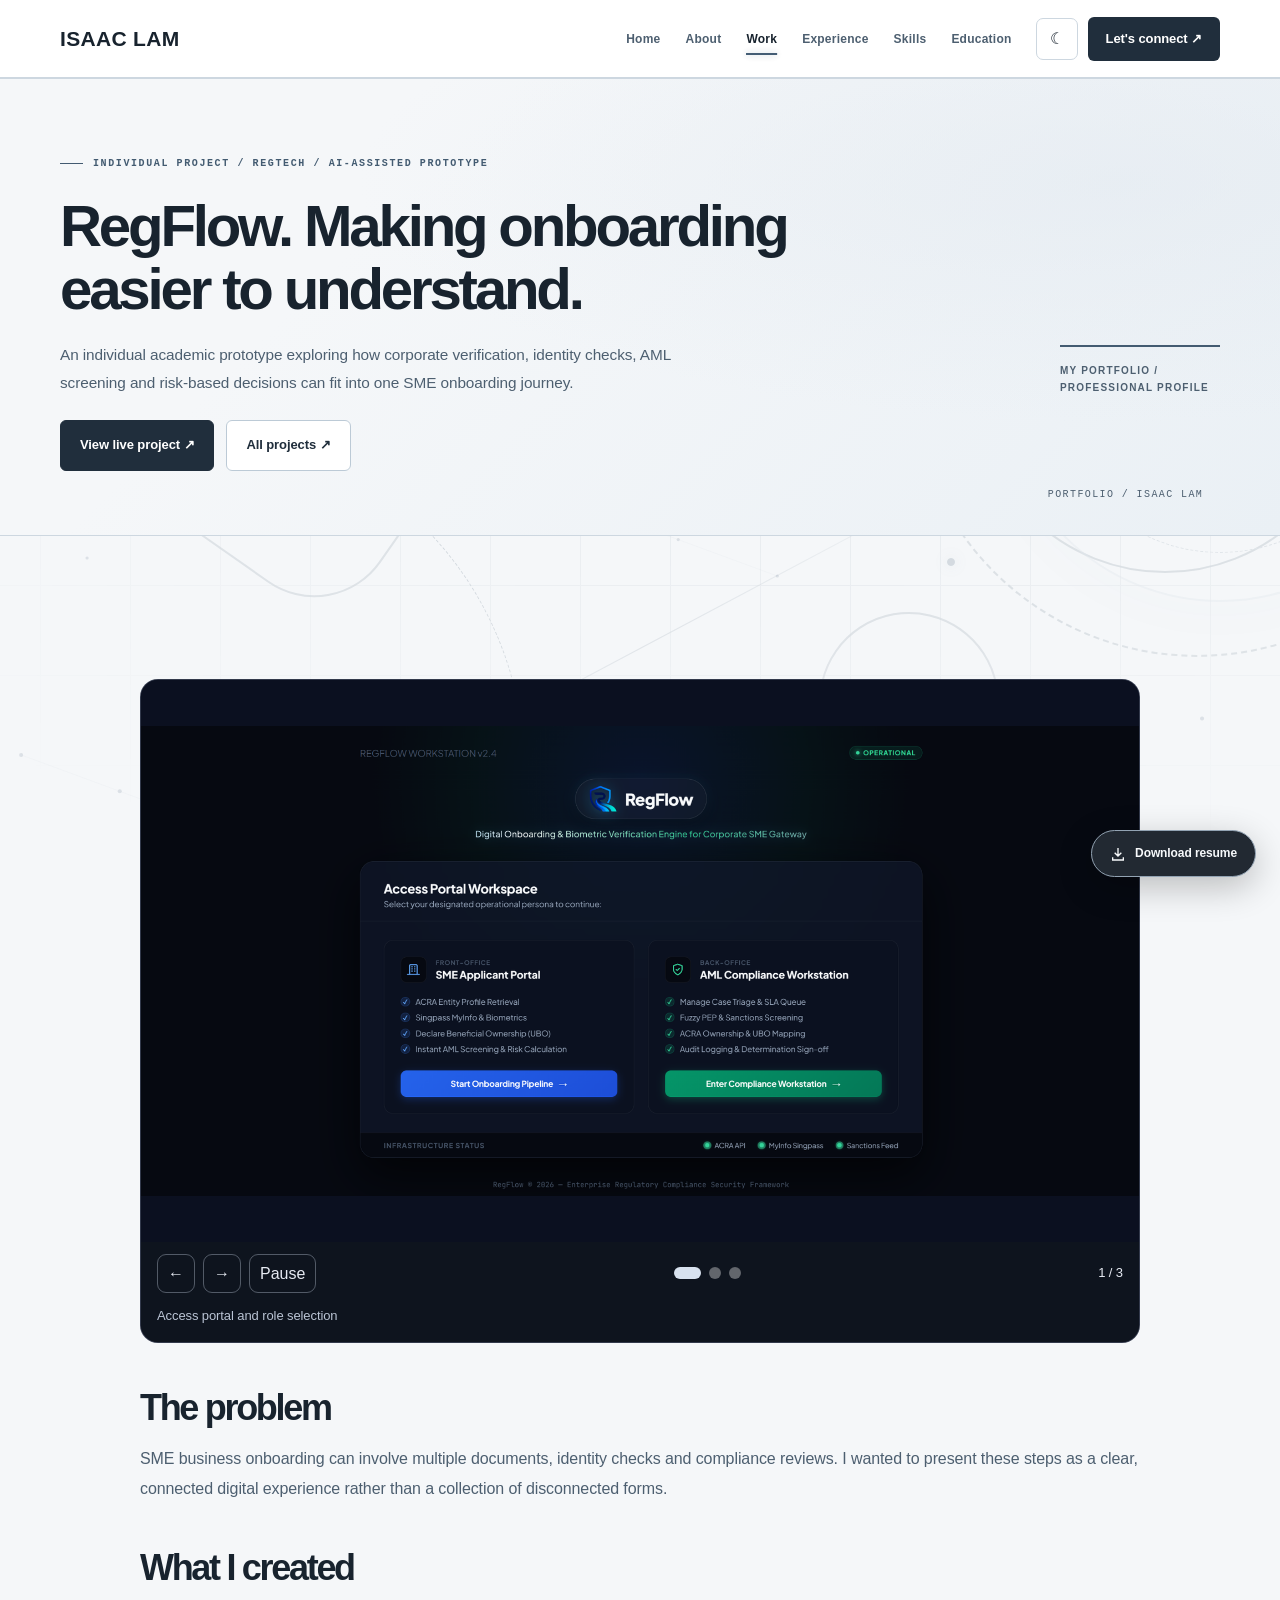
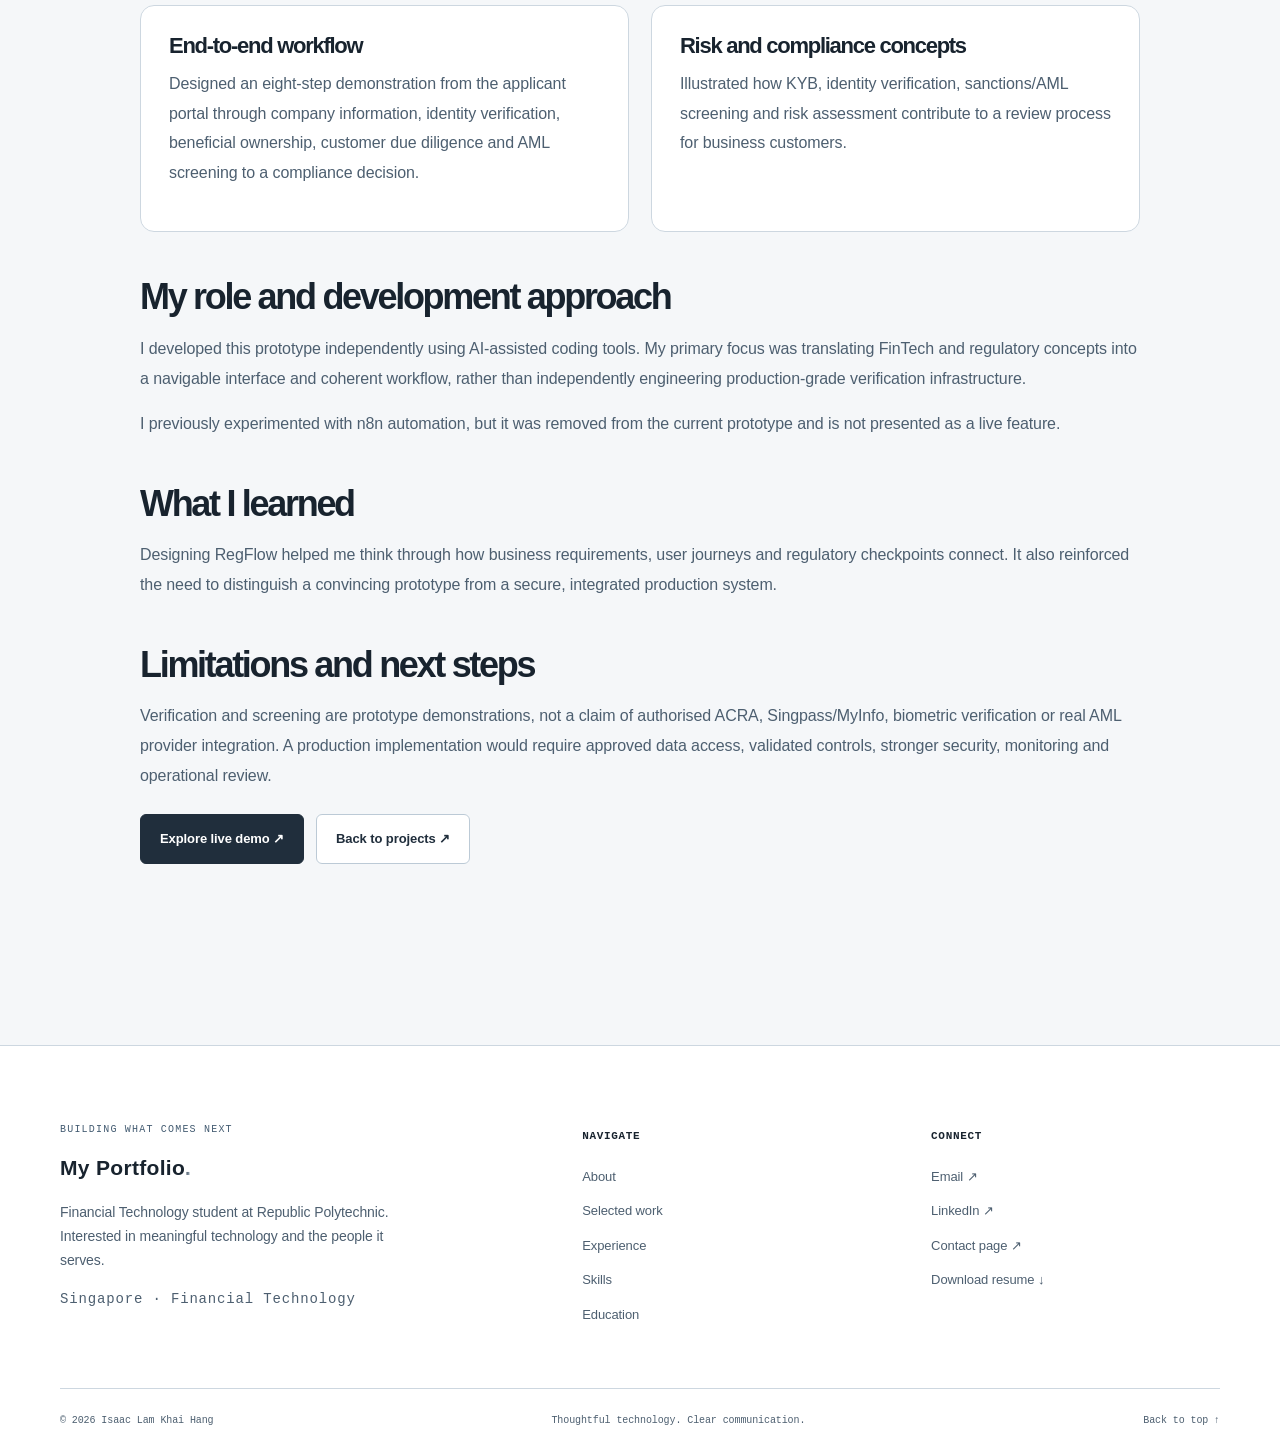
<file: regflow.html>
<!DOCTYPE html>

<html lang="en">
<head>
<meta charset="utf-8"/>
<meta content="width=device-width, initial-scale=1" name="viewport"/>
<meta content="light dark" name="color-scheme"/>
<meta content="website" property="og:type"/>
<meta content="My Portfolio" property="og:site_name"/>
<meta content="Isaac Lam | My Portfolio" property="og:title"/>
<meta content="A project details of Isaac Lam’s client website maintenance and troubleshooting responsibilities at SKETCH IT PTE LTD." property="og:description"/>
<meta content="summary" name="twitter:card"/>
<meta content="#F6F7F8" name="theme-color"/>
<meta content="A project details of Isaac Lam’s client website maintenance and troubleshooting responsibilities at SKETCH IT PTE LTD." name="description"/>
<title>RegFlow | Isaac Lam</title>
<script>
    (() => {
      let saved=null;
      try { saved=localStorage.getItem('isaac-theme'); } catch(e) {}
      document.documentElement.dataset.theme=saved==='light'||saved==='dark'
        ?saved:(matchMedia('(prefers-color-scheme: dark)').matches?'dark':'light');
    })();
  </script>
<style>

:root {
  color-scheme: light;
  --bg:#e8edef; --surface:#f2f5f5; --surface-2:#dde6e9; --ink:#23333d;
  --muted:#526570; --line:#cbd6db; --accent:#316f7a; --accent-soft:#d0e3e6;
  --nav:rgba(232,237,239,.94); --deep:#22353f; --deep-ink:#e9f2f3;
  --shadow:0 18px 45px rgba(26,47,59,.065);
}
html[data-theme="dark"] {
  color-scheme:dark;
  --bg:#1c2932; --surface:#283944; --surface-2:#324550; --ink:#e8eff0;
  --muted:#b2c4cb; --line:#405560; --accent:#a0d1d6; --accent-soft:#354e59;
  --nav:rgba(28,41,50,.95); --deep:#17232c; --deep-ink:#e9f2f3;
  --shadow:0 18px 50px rgba(0,0,0,.13);
}
*{box-sizing:border-box}
html{scroll-behavior:smooth}
body{margin:0;background:var(--bg);color:var(--ink);font:16px/1.72 "Segoe UI",Arial,sans-serif;-webkit-font-smoothing:antialiased}
a{color:inherit;text-decoration:none}
button,input,textarea{font:inherit}
button{cursor:pointer}
img{max-width:100%}
:focus-visible{outline:3px solid var(--accent);outline-offset:4px}
::selection{background:var(--accent-soft)}
.container{width:min(1160px,calc(100% - 56px));margin:auto}
.skip{position:absolute;top:-100px;left:16px;padding:12px;background:var(--surface);z-index:99}
.skip:focus{top:12px}
header{position:sticky;top:0;z-index:30;background:var(--nav);border-bottom:1px solid var(--line);backdrop-filter:blur(18px)}
.nav-shell{min-height:78px;display:flex;align-items:center;justify-content:space-between;gap:24px}
.wordmark{font-weight:800;letter-spacing:-.065em;font-size:21px;white-space:nowrap}
.wordmark i{color:var(--accent);font-style:normal}
.desktop-nav{display:flex;align-items:center;gap:28px;margin-left:auto}
.desktop-nav a{font-size:13px;font-weight:650;color:var(--muted);transition:color .2s}
.desktop-nav a:hover,.desktop-nav a[aria-current=page]{color:var(--ink)}
.desktop-nav a[aria-current=page]{text-decoration:underline;text-decoration-color:var(--accent);text-underline-offset:10px;text-decoration-thickness:2px}
.nav-right{display:flex;align-items:center;gap:10px}
.icon-btn{width:42px;height:42px;border:1px solid var(--line);border-radius:11px;background:var(--surface);color:var(--ink);display:grid;place-items:center}
.nav-cta{padding:10px 18px;border-radius:11px;background:var(--ink);color:var(--bg);font-size:13px;font-weight:700;white-space:nowrap}
.menu-btn{display:none}
.mobile-nav{display:none}
.progress{height:2px;position:absolute;bottom:-1px;left:0;right:0;background:var(--accent);transform:scaleX(0);transform-origin:left;pointer-events:none}
main{min-height:55vh}
.hero{position:relative;overflow:hidden;border-bottom:1px solid var(--line)}
.hero:before,.page-top:before{content:"";position:absolute;inset:0;pointer-events:none;background:radial-gradient(ellipse at 87% 23%,var(--accent-soft),transparent 48%);opacity:.55}
.hero-layout{min-height:615px;display:grid;grid-template-columns:1.1fr .9fr;gap:44px;align-items:center;position:relative}
.hero-copy{padding:80px 0}
.eyebrow{display:inline-flex;align-items:center;gap:10px;font-size:11px;font-weight:800;letter-spacing:.17em;text-transform:uppercase;color:var(--accent)}
.eyebrow:before{content:"";width:23px;height:1px;background:currentColor}
h1,h2,h3,p{margin-top:0}
h1,h2,h3{line-height:1.13;letter-spacing:-.058em}
h1{font-size:clamp(45px,5.9vw,78px);font-weight:740;margin:20px 0 24px;text-wrap:balance}
h1 .accent{color:var(--accent)}
h2{font-size:clamp(32px,3.9vw,49px);font-weight:730;margin:13px 0 18px;text-wrap:balance}
h3{font-size:22px;font-weight:720;margin:0 0 10px}
p{color:var(--muted)}
.lead{font-size:17px;line-height:1.9;max-width:610px}
.actions{display:flex;gap:12px;flex-wrap:wrap;margin-top:30px}
.btn{display:inline-flex;align-items:center;justify-content:center;gap:14px;padding:13px 19px;min-height:49px;border:1px solid var(--line);border-radius:10px;font-size:13px;font-weight:750;transition:transform .2s,background .2s,border-color .2s}
.btn:hover{transform:translateY(-2px)}
.btn.primary{background:var(--ink);border-color:var(--ink);color:var(--bg)}
.btn.secondary{background:var(--surface);color:var(--ink)}
.portrait-stage{height:530px;align-self:end;position:relative;display:flex;align-items:end;justify-content:center}
.portrait-stage:before{content:"";position:absolute;width:min(100%,435px);aspect-ratio:1;border-radius:50%;bottom:40px;background:var(--surface-2);border:1px solid var(--line);box-shadow:0 0 0 22px var(--accent-soft)}
.portrait-stage img{height:96%;width:100%;object-fit:contain;object-position:bottom;position:relative;filter:drop-shadow(0 12px 20px rgba(0,0,0,.09))}
.portrait-note{position:absolute;right:0;top:75px;color:var(--muted);font-size:11px;letter-spacing:.1em;writing-mode:vertical-rl}
.trust-strip{border-bottom:1px solid var(--line);background:var(--surface)}
.trust-items{display:flex;justify-content:space-between;gap:20px;flex-wrap:wrap;padding:19px 0;font-size:11px;font-weight:750;letter-spacing:.07em;text-transform:uppercase;color:var(--muted)}
.section{padding:92px 0}
.section.alt{background:var(--surface)}
.section-heading{display:flex;justify-content:space-between;align-items:end;gap:35px;margin-bottom:38px}
.section-heading p{max-width:420px;margin:0}
.grid{display:grid;gap:22px}
.grid.two{grid-template-columns:repeat(2,minmax(0,1fr))}
.grid.three{grid-template-columns:repeat(3,minmax(0,1fr))}
.card{padding:30px;background:var(--surface);border:1px solid var(--line);border-radius:16px;box-shadow:var(--shadow);transition:transform .22s,border-color .22s}
.alt .card{background:var(--bg)}
.card:hover{transform:translateY(-3px);border-color:var(--accent)}
.card .number{font-size:12px;font-weight:800;letter-spacing:.12em;color:var(--accent);margin-bottom:32px}
.card p{font-size:14px;margin:0}
.card h3{font-size:21px}
.tags{display:flex;gap:8px;flex-wrap:wrap;margin-top:20px}
.tag{display:inline-flex;padding:5px 10px;border:1px solid var(--line);border-radius:100px;font-size:11px;font-weight:650;color:var(--muted)}
.project{overflow:hidden;background:var(--surface);border:1px solid var(--line);border-radius:16px;transition:transform .22s,border-color .22s;display:block}
.project:hover{transform:translateY(-4px);border-color:var(--accent)}
.project-art{min-height:225px;display:flex;align-items:center;justify-content:center;padding:28px;position:relative;overflow:hidden;background:var(--surface-2)}
.project-art:before{content:"";width:270px;height:270px;border:1px solid var(--accent);opacity:.28;border-radius:50%;position:absolute;transform:translate(110px,75px)}
.project-art:after{content:"";width:175px;height:175px;border:1px solid var(--accent);opacity:.22;border-radius:50%;position:absolute;transform:translate(-130px,-75px)}
.project-art strong{font-size:clamp(28px,3vw,42px);font-weight:760;letter-spacing:-.07em;line-height:1.1;text-align:center;position:relative;z-index:1;max-width:320px}
.project-art.b{background:color-mix(in srgb,var(--surface-2) 75%,var(--accent-soft))}
.project-art.c{background:color-mix(in srgb,var(--surface-2) 55%,var(--bg))}
.project-info{padding:27px}
.project-info .meta{font-size:11px;letter-spacing:.11em;font-weight:800;color:var(--accent);text-transform:uppercase}
.project-info h3{margin:9px 0}
.project-info p{font-size:14px;min-height:60px}
.project-link{display:flex;justify-content:space-between;border-top:1px solid var(--line);padding-top:15px;margin-top:20px;color:var(--accent);font-size:12px;font-weight:800}
.page-top{position:relative;overflow:hidden;border-bottom:1px solid var(--line);padding:95px 0 77px}
.page-top .container{position:relative}
.page-top h1{max-width:900px;font-size:clamp(42px,5.2vw,69px)}
.page-top p{max-width:700px;font-size:17px;line-height:1.9}
.two-col{display:grid;grid-template-columns:minmax(0,1.4fr) minmax(260px,.8fr);gap:70px;align-items:start}
.prose{max-width:760px}
.prose p{font-size:16px;line-height:2}
.detail-box{border:1px solid var(--line);background:var(--surface);border-radius:15px;padding:28px}
.detail-box h3{font-size:18px}
.fact{padding:12px 0;border-bottom:1px solid var(--line);display:flex;justify-content:space-between;gap:12px;font-size:13px}
.fact:last-child{border:0}
.fact span:first-child{color:var(--muted)}
.fact span:last-child{text-align:right;font-weight:700}
.timeline{border-left:1px solid var(--line);padding-left:32px;margin-left:7px}
.entry{position:relative;padding-bottom:40px}
.entry:last-child{padding-bottom:0}
.entry:before{content:"";position:absolute;left:-39px;top:6px;width:13px;height:13px;background:var(--accent);border:3px solid var(--bg);border-radius:50%}
.entry .date{color:var(--accent);font-size:11px;font-weight:800;letter-spacing:.1em;text-transform:uppercase}
.entry h3{margin:9px 0 5px}
.entry .role{font-weight:650;color:var(--ink);font-size:14px}
.entry p,.entry li{font-size:14px}
.entry ul{color:var(--muted);padding-left:20px}
.skill-pills{display:flex;gap:10px;flex-wrap:wrap}
.skill-pills span{background:var(--accent-soft);border:1px solid var(--line);padding:10px 13px;border-radius:9px;font-size:13px;font-weight:650}
.highlight-band{background:var(--deep);color:var(--deep-ink);padding:75px 0}
.highlight-band p{color:#c2d2d7}
.highlight-band .eyebrow{color:#9fcdd2}
.highlight-band h2{color:var(--deep-ink)}
.highlight-band .btn.primary{background:#b7dfe2;color:#1b2c35;border-color:#b7dfe2}
.cta-strip{display:flex;align-items:center;justify-content:space-between;gap:28px}
.cta-strip p{margin:0}
footer{background:var(--surface);border-top:1px solid var(--line)}
.footer-main{padding:65px 0 54px;display:grid;grid-template-columns:1.6fr 1fr 1fr;gap:60px}
.footer-main .wordmark{display:inline-block;margin-bottom:14px}
.footer-main p{font-size:14px;max-width:330px}
.footer-main h4{font-size:11px;text-transform:uppercase;letter-spacing:.13em;margin:3px 0 20px}
.footer-links{display:flex;flex-direction:column;align-items:start;gap:12px}
.footer-links a{font-size:13px;color:var(--muted)}
.footer-links a:hover{color:var(--accent)}
.footer-bottom{display:flex;justify-content:space-between;gap:20px;flex-wrap:wrap;border-top:1px solid var(--line);padding:23px 0;font-size:12px;color:var(--muted)}
.form{display:grid;gap:18px}
.form label{display:block;font-size:13px;font-weight:700;margin-bottom:7px}
.form input,.form textarea{width:100%;padding:13px 15px;border:1px solid var(--line);border-radius:10px;background:var(--surface);color:var(--ink)}
.form textarea{min-height:150px;resize:vertical}
.contact-link{display:block;padding:17px 0;border-bottom:1px solid var(--line);overflow-wrap:anywhere}
.contact-link small{display:block;color:var(--muted);font-size:11px;letter-spacing:.1em;text-transform:uppercase}
.contact-link strong{font-size:16px}
.note{font-size:12px;color:var(--muted)}
.reveal{opacity:0;transform:translateY(14px);transition:opacity .55s ease,transform .55s ease}
.reveal.visible{opacity:1;transform:none}
@media(max-width:920px){
  .desktop-nav{gap:14px}
  .desktop-nav a{font-size:12px}
  .hero-layout{gap:10px}
  .two-col{gap:35px}
}
@media(max-width:760px){
  .container{width:min(100% - 36px,1160px)}
  .nav-shell{min-height:69px}
  .desktop-nav{display:none}
  .nav-cta{display:none}
  .menu-btn{display:grid}
  .mobile-nav.open{display:flex;flex-direction:column;padding:12px 18px 20px;border-top:1px solid var(--line)}
  .mobile-nav a{padding:12px 10px;font-size:14px;color:var(--ink);font-weight:650}
  .mobile-nav a[aria-current=page]{color:var(--accent)}
  .hero-layout{display:flex;flex-direction:column;align-items:stretch;min-height:0}
  .hero-copy{padding:67px 0 25px}
  .portrait-stage{height:330px;width:100%}
  .portrait-stage:before{width:285px;bottom:24px;box-shadow:0 0 0 13px var(--accent-soft)}
  .portrait-stage img{max-height:340px}
  .portrait-note{display:none}
  .section{padding:67px 0}
  .section-heading{display:block}
  .section-heading p{margin-top:10px}
  .grid.two,.grid.three,.two-col{grid-template-columns:1fr}
  .page-top{padding:69px 0 53px}
  .footer-main{grid-template-columns:1fr 1fr;gap:34px}
  .footer-main>div:first-child{grid-column:1/-1}
  .cta-strip{display:block}
  .cta-strip .btn{margin-top:22px}
}
@media(prefers-reduced-motion:reduce){
  *,*:before,*:after{scroll-behavior:auto!important;animation:none!important;transition:none!important}
  .reveal{opacity:1;transform:none}
  .progress{display:none}
}


/* EDITORIAL + DIGITAL STUDIO — FINAL DESIGN SYSTEM */
:root{--display:'Segoe UI Variable Display','Aptos Display','Segoe UI',Arial,sans-serif;--mono:'Cascadia Code','SFMono-Regular',Consolas,monospace;--radius:12px;--accent-ink:#1f5f6a}
html[data-theme=dark]{--accent-ink:#a0d1d6}
body{font-family:'Aptos','Segoe UI',Arial,sans-serif;letter-spacing:-.009em}
h1,h2,h3,.wordmark{font-family:var(--display)}
h1{font-weight:760;line-height:1.035;letter-spacing:-.07em}
h2{font-weight:750;letter-spacing:-.064em}
.eyebrow,.number,.date,.meta,.trust-items,.footer-main h4,.note{font-family:var(--mono);letter-spacing:.06em}
header{box-shadow:0 5px 30px rgba(15,35,45,.035)}
.nav-shell{min-height:83px}
.wordmark{font-size:22px}
.desktop-nav{gap:25px}
.desktop-nav a{font-size:13px}
.nav-cta{border-radius:7px;padding:11px 18px}
.icon-btn{border-radius:7px}
.hero{background-image:linear-gradient(to right,transparent calc(50% - .5px),var(--line) 50%,transparent calc(50% + .5px));background-size:100% 100%}
.hero:after{content:'EST. 2025  /  SINGAPORE';position:absolute;left:28px;bottom:26px;font:10px var(--mono);letter-spacing:.15em;color:var(--muted);writing-mode:vertical-rl;transform:rotate(180deg);opacity:.65}
.hero-layout{min-height:650px;grid-template-columns:1.12fr .88fr}
.hero-copy{padding:90px 0 94px}
.hero-copy h1{font-size:clamp(49px,6.1vw,83px);margin-top:28px;margin-bottom:26px}
.hero-copy .lead{max-width:590px;font-size:17px}
.hero-intro{display:flex;gap:16px;align-items:center;margin-top:40px;color:var(--muted);font:11px var(--mono);letter-spacing:.07em}
.hero-intro:before{content:'';width:43px;height:1px;background:var(--accent)}
.portrait-stage{height:560px}
.portrait-stage:before{border-radius:43% 43% 4% 4%;width:min(95%,430px);height:400px;aspect-ratio:auto;bottom:0;box-shadow:0 0 0 1px var(--line),0 0 0 19px color-mix(in srgb,var(--accent-soft) 45%,transparent);background:linear-gradient(145deg,var(--accent-soft),var(--surface-2))}
.portrait-stage img{height:98%;object-position:bottom}
.portrait-note{right:4px;top:30px}
.trust-items{font-size:10px;gap:22px}
.section{padding:105px 0}
.section-heading{margin-bottom:45px}
.section-heading h2{margin-bottom:0}
.section-heading .eyebrow{margin-bottom:12px}
.card{border-radius:11px;box-shadow:none;position:relative;overflow:hidden;padding:34px}
.card:before{content:'';position:absolute;top:0;left:0;width:0;height:2px;background:var(--accent);transition:width .3s ease}
.card:hover:before{width:100%}
.card .number{font-size:11px;margin-bottom:38px}
.project{border-radius:11px}
.project-art{min-height:244px;background:linear-gradient(150deg,var(--surface-2),var(--accent-soft));border-bottom:1px solid var(--line)}
.project-art strong{font-size:clamp(28px,2.7vw,40px)}
.project-art:before{width:300px;height:300px;transform:translate(95px,75px)}
.project-info{padding:30px}
.project-info h3{font-size:21px}
.project-info .meta{font-size:10px}
.page-top{padding:110px 0 87px}
.page-top:after{content:'PORTFOLIO  /  ISAAC LAM';position:absolute;right:6%;bottom:35px;font:10px var(--mono);letter-spacing:.14em;color:var(--muted)}
.page-top h1{font-size:clamp(45px,5.6vw,76px)}
.detail-box{border-radius:10px;box-shadow:0 12px 36px rgba(10,32,42,.035)}
.highlight-band{position:relative;overflow:hidden}
.highlight-band:after{content:'';position:absolute;width:480px;height:480px;right:-100px;top:-170px;border:1px solid rgba(170,220,225,.18);border-radius:50%;box-shadow:0 0 0 70px rgba(170,220,225,.025),0 0 0 140px rgba(170,220,225,.025);pointer-events:none}
.highlight-band .container{position:relative;z-index:1}
.footer-main{padding:78px 0 62px}
.footer-main .wordmark{font-size:26px}
.footer-bottom{font-family:var(--mono);font-size:10px}
.section-index{display:flex;align-items:center;gap:13px;color:var(--accent);font:10px var(--mono);letter-spacing:.12em;margin-bottom:14px}
.section-index:after{content:'';height:1px;background:var(--line);width:46px}
.editorial-feature{display:grid;grid-template-columns:1fr 1fr;border:1px solid var(--line);background:var(--surface);border-radius:12px;overflow:hidden}
.editorial-feature .feature-copy{padding:clamp(30px,5vw,68px);display:flex;flex-direction:column;justify-content:center}
.editorial-feature .feature-copy p{font-size:15px;line-height:1.95}
.editorial-feature .feature-copy h2{font-size:clamp(31px,3.5vw,49px)}
.feature-visual{position:relative;min-height:420px;background:var(--deep);overflow:hidden;display:flex;flex-direction:column;justify-content:center;padding:clamp(28px,5vw,55px)}
.feature-visual:before{content:'';position:absolute;inset:0;background:linear-gradient(rgba(165,218,224,.065) 1px,transparent 1px),linear-gradient(90deg,rgba(165,218,224,.065) 1px,transparent 1px);background-size:37px 37px;mask-image:linear-gradient(130deg,transparent,#000 60%)}
.feature-visual:after{content:'';position:absolute;right:-110px;bottom:-130px;width:350px;height:350px;border:1px solid rgba(170,220,225,.3);border-radius:50%;box-shadow:0 0 0 65px rgba(170,220,225,.04),0 0 0 130px rgba(170,220,225,.025)}
.feature-visual .visual-top{position:relative;color:#a4d1d6;font:11px var(--mono);letter-spacing:.1em}
.feature-visual .visual-title{position:relative;z-index:1;color:#e9f2f3;font-size:clamp(29px,3.2vw,47px);font-weight:750;letter-spacing:-.06em;line-height:1.18;margin:28px 0}
.feature-visual .visual-bottom{position:relative;z-index:1;color:#b3cdd3;font:11px var(--mono);line-height:1.9}
.editorial-stats{display:grid;grid-template-columns:repeat(3,1fr);border:1px solid var(--line);border-radius:10px;overflow:hidden;margin-top:40px}
.editorial-stats>div{padding:23px 28px;background:var(--surface);border-right:1px solid var(--line)}
.editorial-stats>div:last-child{border-right:0}
.editorial-stats strong{display:block;font-size:23px;line-height:1.2;letter-spacing:-.045em}
.editorial-stats span{display:block;margin-top:8px;color:var(--muted);font:10px var(--mono);text-transform:uppercase;letter-spacing:.04em}
.footer-kicker{color:var(--accent);font:10px var(--mono);letter-spacing:.12em;margin-bottom:15px}
@media(max-width:760px){.hero{background-image:none}.hero:after{display:none}.hero-copy{padding:72px 0 30px}.hero-copy h1{font-size:clamp(44px,10vw,66px)}.hero-intro{margin-top:28px}.portrait-stage{height:340px}.portrait-stage:before{height:270px;width:min(80%,290px)}.section{padding:72px 0}.page-top{padding:75px 0 67px}.page-top:after{display:none}.editorial-feature{grid-template-columns:1fr}.feature-visual{min-height:330px}.editorial-stats{grid-template-columns:1fr}.editorial-stats>div{border-right:0;border-bottom:1px solid var(--line)}.editorial-stats>div:last-child{border-bottom:0}.nav-shell{min-height:70px}}

  
/* Ambient FinTech motion: decorative only, intentionally 10–20% opacity. */
body{isolation:isolate}
.ambient-scene{position:fixed;inset:0;overflow:hidden;z-index:-1;pointer-events:none;opacity:.16}
.ambient-grid{position:absolute;inset:-25%;background-image:linear-gradient(to right,var(--accent) 1px,transparent 1px),linear-gradient(to bottom,var(--accent) 1px,transparent 1px);background-size:95px 95px;mask-image:radial-gradient(ellipse at 60% 40%,black,transparent 70%);animation:grid-drift 45s linear infinite}
.ambient-orbit{position:absolute;border:1px solid var(--accent);border-radius:50%;width:clamp(290px,45vw,680px);aspect-ratio:1;right:-16%;top:9%;animation:orbit-breathe 18s ease-in-out infinite alternate}
.ambient-orbit.two{width:clamp(180px,30vw,430px);right:-6%;top:21%;animation-duration:24s;animation-direction:alternate-reverse}
.ambient-ring{position:absolute;left:-13%;bottom:-24%;width:clamp(320px,54vw,750px);aspect-ratio:1;border:1px dashed var(--accent);border-radius:50%;animation:slow-spin 100s linear infinite}
.ambient-line{position:absolute;height:1px;width:70vw;background:linear-gradient(90deg,transparent,var(--accent),transparent);transform:rotate(-28deg);left:15%;top:72%;animation:line-sway 17s ease-in-out infinite alternate}
.ambient-line.two{top:23%;left:-28%;width:58vw;animation-delay:-7s}
.ambient-node{position:absolute;width:8px;height:8px;border:1px solid var(--accent);border-radius:50%;box-shadow:0 0 0 12px color-mix(in srgb,var(--accent) 15%,transparent);animation:node-float 13s ease-in-out infinite alternate}
.ambient-node.a{left:11%;top:20%}.ambient-node.b{left:74%;top:62%;animation-delay:-5s}.ambient-node.c{left:32%;top:81%;animation-delay:-9s}
@keyframes grid-drift{to{transform:translate3d(95px,95px,0)}}
@keyframes orbit-breathe{to{transform:translate(-35px,40px) scale(1.1)}}
@keyframes slow-spin{to{transform:rotate(360deg)}}
@keyframes line-sway{to{transform:rotate(-22deg) translateY(-45px)}}
@keyframes node-float{to{transform:translate(22px,-35px)}}
@keyframes intro-up{from{opacity:0;transform:translateY(25px)}to{opacity:1;transform:translateY(0)}}
@keyframes portrait-enter{from{opacity:0;transform:translate(18px,25px) scale(.97)}to{opacity:1;transform:translate(0,0) scale(1)}}
@keyframes sheen{to{transform:translateX(360%) skewX(-22deg)}}
@keyframes accent-pulse{50%{box-shadow:0 0 0 9px color-mix(in srgb,var(--accent) 8%,transparent)}}
.hero-copy>.eyebrow{animation:intro-up .75s both}
.hero-copy h1{animation:intro-up .85s .12s both}
.hero-copy .lead{animation:intro-up .85s .24s both}
.hero-copy .actions{animation:intro-up .8s .36s both}
.hero-intro{animation:intro-up .8s .47s both}
.portrait-stage{animation:portrait-enter 1.05s .16s both}
.page-top .container>.eyebrow{animation:intro-up .7s both}
.page-top h1{animation:intro-up .85s .12s both}
.page-top p{animation:intro-up .85s .23s both}
.btn,.nav-cta{position:relative;overflow:hidden;transition:transform .25s ease,box-shadow .25s ease,border-color .25s ease}
.btn:after,.nav-cta:after{content:"";position:absolute;inset:0;width:32%;background:linear-gradient(90deg,transparent,rgba(255,255,255,.19),transparent);transform:translateX(-230%) skewX(-22deg);pointer-events:none}
.btn:hover:after,.nav-cta:hover:after{animation:sheen .8s ease-out both}
.btn:hover,.nav-cta:hover{transform:translateY(-3px);box-shadow:0 10px 22px rgba(30,60,70,.12)}
.card,.project,.timeline-item,.editorial-feature{transition:transform .35s cubic-bezier(.2,.8,.2,1),box-shadow .35s ease,border-color .35s ease}
.card:hover,.project:hover{transform:translateY(-7px);box-shadow:0 18px 40px rgba(25,53,67,.12)}
.project-art strong{transition:transform .45s cubic-bezier(.2,.8,.2,1)}
.project:hover .project-art strong{transform:translateY(-5px) scale(1.035)}
.project-art:before{animation:orbit-breathe 12s ease-in-out infinite alternate}
.project-art:after{animation:orbit-breathe 16s ease-in-out infinite alternate-reverse}
.icon-btn{transition:transform .25s ease,background .25s ease,border-color .25s ease}
.icon-btn:hover{transform:rotate(-8deg);border-color:var(--accent)}
.wordmark{letter-spacing:-.045em}
.wordmark .mark-accent{color:var(--accent)}
.reveal{transform:translateY(27px);transition:opacity .75s ease,transform .75s cubic-bezier(.2,.8,.2,1)}
.reveal.visible{transform:translateY(0)}
@media(max-width:760px){.ambient-grid{background-size:70px 70px}.ambient-orbit{right:-65%}.ambient-scene{opacity:.12}}
@media(prefers-reduced-motion:reduce){
 .ambient-scene *,.hero-copy>*,.portrait-stage,.page-top .container>*,.project-art:before,.project-art:after{animation:none!important}
 .reveal{opacity:1!important;transform:none!important}
}

  
/* PROFESSIONAL REDESIGN — warm editorial finance */
:root{
  --bg:#f5f4f0;--surface:#ffffff;--surface-2:#eaece9;--ink:#172b37;
  --muted:#53636b;--line:#d6dddb;--accent:#236c72;--accent-soft:#dceae7;
  --nav:rgba(245,244,240,.94);--deep:#142b36;--deep-ink:#f5f4f0;
  --shadow:0 18px 48px rgba(20,43,54,.065);
}
html[data-theme="dark"]{
  --bg:#111f29;--surface:#1b2c37;--surface-2:#263943;--ink:#f3f1e9;
  --muted:#b2c0c4;--line:#354851;--accent:#87c9c0;--accent-soft:#274c51;
  --nav:rgba(17,31,41,.94);--deep:#0b1821;--deep-ink:#f5f4f0;
  --shadow:0 18px 48px rgba(0,0,0,.18);
}
body{letter-spacing:-.006em}
.container{width:min(1200px,calc(100% - 72px))}
header{box-shadow:0 3px 18px rgba(15,39,49,.025)}
.nav-shell{min-height:82px}
.wordmark{font-size:22px!important;font-weight:760!important;letter-spacing:-.055em!important}
.desktop-nav a{font-size:12px;letter-spacing:.02em}
.nav-cta{border-radius:6px!important;background:var(--accent)!important;color:#fff!important}
.btn{border-radius:6px!important;transition:transform .3s ease,box-shadow .3s ease,background .3s ease!important}
.btn:hover{transform:translateY(-3px);box-shadow:0 10px 24px rgba(24,64,72,.13)}
.btn.primary{background:var(--accent)!important;color:#fff!important}
.eyebrow{letter-spacing:.2em;font-size:10px}
.hero{background:linear-gradient(115deg,var(--bg) 0%,var(--bg) 58%,var(--accent-soft) 140%);isolation:isolate}
.hero-layout{min-height:680px;grid-template-columns:minmax(0,1.08fr) minmax(0,.92fr);gap:64px}
.hero-copy h1{font-size:clamp(54px,6vw,91px);line-height:1.04;letter-spacing:-.065em;max-width:780px}
.hero-copy .lead{font-size:17px;line-height:1.85;max-width:575px}
.hero-intro{letter-spacing:.14em;font-size:10px}
.portrait-stage{border-radius:16px!important;overflow:hidden;box-shadow:0 28px 65px rgba(13,44,54,.12);transition:transform .7s cubic-bezier(.2,.8,.2,1)}
.portrait-stage:hover{transform:translateY(-7px)}
.portrait-stage:before{opacity:.65}
.section{padding-top:112px;padding-bottom:112px}
.section-heading{margin-bottom:42px}
.section-heading h2,.feature-copy h2{letter-spacing:-.055em;line-height:1.1}
.card{border-radius:12px!important;background:var(--surface);border:1px solid var(--line);padding:34px!important}
.card h3{letter-spacing:-.035em}
.card:hover{transform:translateY(-6px);box-shadow:0 22px 50px rgba(22,52,62,.09);border-color:var(--accent)}
.editorial-feature{border-radius:16px!important;overflow:hidden}
.feature-visual{background:linear-gradient(145deg,#173843,#236b72)!important}
.feature-visual:after{content:"";position:absolute;inset:0;background:repeating-linear-gradient(0deg,transparent 0 45px,rgba(255,255,255,.045) 46px 47px);pointer-events:none}
.project{border-radius:12px!important;overflow:hidden;background:var(--surface);border:1px solid var(--line)}
.project-art{background:linear-gradient(130deg,#193943,#367b80)!important}
.project-art.b{background:linear-gradient(130deg,#314d52,#668e88)!important}
.project-art.c{background:linear-gradient(130deg,#213c4e,#547a91)!important}
.project-info{padding:30px}
.project:hover{transform:translateY(-6px);border-color:var(--accent)}
.bento-work{display:grid;grid-template-columns:1.12fr .88fr;gap:22px}
.bento-work>.project:first-child{grid-row:span 2}
.bento-work>.project:first-child .project-art{min-height:420px}
.bento-work>.project:not(:first-child){display:grid;grid-template-columns:.8fr 1.2fr}
.bento-work>.project:not(:first-child) .project-art{min-height:235px}
.bento-work>.project:not(:first-child) .project-info{padding:22px}
.bento-work>.project:not(:first-child) .project-art strong{font-size:clamp(18px,2vw,29px)}
.bento-work>.project{height:100%}
.bento-work .project-info{display:flex;flex-direction:column}
.bento-work .project-link{margin-top:auto}
.page-top{background:linear-gradient(120deg,var(--bg),var(--accent-soft) 180%)}
.page-top h1{letter-spacing:-.06em}
.highlight-band{background:var(--deep)!important}
footer{border-top:1px solid var(--line)}
.ambient-scene{opacity:.13!important;z-index:0!important}
body>header,body>main,body>footer{position:relative;z-index:1}
body>header{z-index:30}
.ambient-orbit{border-style:dashed}
.ambient-orbit.two{border-style:solid}
.ambient-grid{background-size:110px 110px;animation-duration:65s}
.ambient-node{width:6px;height:6px}
.ambient-accent{position:absolute;left:13%;top:34%;width:270px;height:270px;border:1px solid var(--accent);border-radius:30%;transform:rotate(35deg);animation:ambient-turn 32s ease-in-out infinite alternate}
.ambient-accent.two{left:64%;top:68%;width:180px;height:180px;border-radius:50%;animation-delay:-12s}
@keyframes ambient-turn{to{transform:translate(50px,-55px) rotate(75deg)}}
@keyframes float-portrait{0%,100%{transform:translateY(0)}50%{transform:translateY(-8px)}}
.hero-copy h1{animation:intro-up .9s .12s both}
.hero-copy .lead{animation:intro-up .9s .25s both}
.hero-copy .actions{animation:intro-up .9s .36s both}
.project-art:before,.project-art:after{opacity:.4}
@media(max-width:1050px){.bento-work{grid-template-columns:1fr 1fr}.bento-work>.project:first-child{grid-column:span 2;grid-row:auto}.bento-work>.project:first-child .project-art{min-height:270px}.bento-work>.project:not(:first-child){display:block}.bento-work>.project:not(:first-child) .project-art{min-height:190px}}
@media(max-width:980px){.desktop-nav{display:none!important}.menu-btn{display:grid!important}.mobile-nav.open{display:flex!important}}
@media(max-width:760px){
 .container{width:calc(100% - 38px)}
 .hero-layout{grid-template-columns:1fr;gap:12px;min-height:0}
 .hero-copy{padding:64px 0 22px}
 .hero-copy h1{font-size:clamp(44px,10vw,67px)}
 .hero-copy .lead{font-size:15px}
 .portrait-stage{height:340px}
 .section{padding-top:76px;padding-bottom:76px}
 .bento-work{grid-template-columns:1fr}
 .bento-work>.project:first-child{grid-column:auto}
 .bento-work>.project:first-child .project-art{min-height:230px}
 .bento-work>.project:not(:first-child) .project-art{min-height:190px}
 .ambient-accent{display:none}
 .ambient-scene{opacity:.1!important}
 .card:hover,.project:hover,.portrait-stage:hover{transform:none}
}
@media(max-width:420px){.container{width:calc(100% - 32px)}.hero-copy h1{font-size:41px}.portrait-stage{height:290px}}
@media(prefers-reduced-motion:reduce){.ambient-accent,.hero-copy h1,.hero-copy .lead,.hero-copy .actions{animation:none!important}}


/* FinTech Professional Edition: editorial components and accessible interactions */
:root{--motion-ease:cubic-bezier(.22,1,.36,1)}
:focus-visible{outline:3px solid var(--accent);outline-offset:4px}
.skip-link{position:fixed;z-index:1000;top:12px;left:12px;transform:translateY(-150%);padding:12px 18px;background:var(--ink);color:var(--bg);border-radius:6px}
.skip-link:focus{transform:translateY(0)}
html{scroll-padding-top:100px}
body{overflow-x:clip}
img{max-width:100%;height:auto}
button,a{-webkit-tap-highlight-color:transparent}
.ambient-scene{opacity:.12!important}
.ambient-scene .ambient-grid{animation-duration:90s}
.ambient-scene .ambient-orbit{animation-duration:27s}
.ambient-scene .ambient-line{animation-duration:25s}
.hero-copy .hero-overline{display:flex;align-items:center;gap:11px;font-size:11px;font-weight:750;letter-spacing:.16em;color:var(--accent);margin-bottom:22px;text-transform:uppercase}
.hero-overline:before{content:"";width:25px;height:2px;background:var(--accent)}
.hero-copy h1{font-size:clamp(48px,5.7vw,82px)}
.hero-copy .hero-description{max-width:590px}
.hero-pills{display:flex;gap:8px;flex-wrap:wrap;margin-top:25px}
.hero-pills span{font-size:11px;font-weight:650;color:var(--muted);background:var(--surface);border:1px solid var(--line);border-radius:5px;padding:7px 11px}
.hero-actions{display:flex;gap:12px;flex-wrap:wrap;margin-top:30px}
.hero-actions .btn{min-height:46px}
.hero-micro{margin-top:28px;color:var(--muted);font-size:12px;max-width:560px}
.hero-micro strong{color:var(--ink)}
.recruiter-bar{display:grid;grid-template-columns:1.5fr 1fr 1fr;gap:18px;background:var(--surface);border:1px solid var(--line);border-radius:12px;padding:24px;margin-top:26px}
.recruiter-bar>div{border-right:1px solid var(--line);padding-right:12px}
.recruiter-bar>div:last-child{border-right:0}
.recruiter-bar strong{display:block;font-size:12px;color:var(--ink);margin-bottom:4px}
.recruiter-bar span{display:block;font-size:12px;color:var(--muted)}
.recruiter-bar a{text-decoration:underline;text-underline-offset:4px}
.proof-row{display:flex;flex-wrap:wrap;gap:9px;margin:17px 0 0}
.proof-row span{font-size:11px;padding:6px 9px;border:1px solid var(--line);border-radius:4px;color:var(--muted)}
.case-grid{display:grid;grid-template-columns:repeat(3,minmax(0,1fr));gap:22px}
.case-grid .project{display:flex;flex-direction:column}
.case-grid .project-info{flex:1;display:flex;flex-direction:column}
.case-grid .project-link{margin-top:auto}
.case-grid .project-art{min-height:225px}
.case-steps{display:grid;grid-template-columns:repeat(3,minmax(0,1fr));gap:16px;margin:42px 0}
.case-step{border:1px solid var(--line);background:var(--surface);padding:24px;border-radius:10px}
.case-step .number{font-size:10px;letter-spacing:.12em;color:var(--accent);font-weight:750}
.case-step h3{font-size:20px;line-height:1.25;margin:12px 0}
.case-step p{font-size:13px;line-height:1.75;color:var(--muted);margin:0}
.case-disclosure{border-left:3px solid var(--accent);padding:16px 20px;background:var(--surface-2);border-radius:0 8px 8px 0;font-size:13px;line-height:1.7}
.case-disclosure strong{display:block;margin-bottom:5px}
.timeline{position:relative;border-left:none!important;padding-left:33px}
.timeline:before{content:"";position:absolute;left:0;top:8px;bottom:8px;width:2px;background:var(--line)}
.timeline:after{content:"";position:absolute;left:0;top:8px;height:var(--timeline-progress,0%);max-height:calc(100% - 16px);width:2px;background:var(--accent);transition:height .15s linear}
.timeline .entry:before{left:-39px;z-index:1}
.timeline .entry.is-passed:before{box-shadow:0 0 0 6px var(--accent-soft)}
.timeline .entry{scroll-margin-top:110px}
.journey-nav{display:flex;gap:8px;flex-wrap:wrap;margin:0 0 34px}
.journey-nav a{border:1px solid var(--line);background:var(--surface);border-radius:5px;padding:8px 12px;font-size:12px;color:var(--muted);transition:color .2s,background .2s}
.journey-nav a:hover,.journey-nav a:focus-visible{background:var(--accent-soft);color:var(--ink)}
.skill-explorer{border:1px solid var(--line);border-radius:13px;overflow:hidden;background:var(--surface);margin-top:40px}
.skill-explorer-intro{padding:30px 32px;border-bottom:1px solid var(--line)}
.skill-explorer-intro h2{margin:6px 0 7px;font-size:clamp(27px,3vw,40px);line-height:1.12}
.skill-explorer-intro p{margin:0;color:var(--muted);font-size:14px}
.skill-explorer-body{display:grid;grid-template-columns:235px minmax(0,1fr)}
.skill-tabs{display:flex;flex-direction:column;gap:5px;padding:14px;border-right:1px solid var(--line)}
.skill-tab{border:1px solid transparent;background:transparent;color:var(--muted);border-radius:6px;text-align:left;padding:14px;font-size:13px;font-weight:700;cursor:pointer}
.skill-tab:hover{background:var(--surface-2);color:var(--ink)}
.skill-tab[aria-selected=true]{background:var(--accent-soft);border-color:var(--accent);color:var(--ink)}
.skill-panel{padding:32px;min-height:255px}
.skill-panel[hidden]{display:none}
.skill-panel h3{font-size:clamp(24px,2.8vw,35px);line-height:1.2;margin:7px 0 15px}
.skill-panel p{max-width:600px;color:var(--muted);font-size:14px}
.skill-panel .btn{margin-top:12px}
.skill-evidence{display:flex;gap:8px;flex-wrap:wrap;margin-top:20px}
.skill-evidence span{font-size:11px;padding:6px 10px;border:1px solid var(--line);border-radius:5px}
.recruiter-cta{background:var(--surface);border:1px solid var(--line);border-radius:14px;padding:36px;display:flex;align-items:center;justify-content:space-between;gap:22px}
.recruiter-cta h2{margin:8px 0;font-size:clamp(27px,3vw,39px);line-height:1.2}
.recruiter-cta p{margin:0;max-width:580px;color:var(--muted);font-size:14px}
.recruiter-cta .actions{flex:none}
.recruiter-cta .btn{white-space:nowrap}
@media(max-width:1100px){.hero-layout{gap:30px}.desktop-nav{gap:14px}.nav-shell{gap:12px}}
@media(max-width:980px){.desktop-nav{display:none!important}.menu-btn{display:grid!important}.mobile-nav.open{display:flex!important}}
@media(max-width:860px){.case-grid{grid-template-columns:repeat(2,minmax(0,1fr))}.case-steps{grid-template-columns:1fr}.recruiter-cta{align-items:flex-start;flex-direction:column}}
@media(max-width:760px){
 .hero-layout{grid-template-columns:1fr;gap:12px;min-height:0}
 .hero-copy{padding:55px 0 15px}
 .hero-copy h1{font-size:clamp(42px,9.2vw,65px);overflow-wrap:break-word}
 .hero-copy .lead{font-size:15px}
 .portrait-stage{height:350px}
 .recruiter-bar{grid-template-columns:1fr 1fr;padding:18px}
 .recruiter-bar>div:first-child{grid-column:1/-1;border-right:0;border-bottom:1px solid var(--line);padding-bottom:12px}
 .case-grid{grid-template-columns:1fr}
 .skill-explorer-body{grid-template-columns:1fr}
 .skill-tabs{flex-direction:row;overflow-x:auto;border-right:0;border-bottom:1px solid var(--line);scrollbar-width:thin}
 .skill-tab{white-space:nowrap;flex:none}
 .skill-panel{padding:24px;min-height:230px}
 .skill-explorer-intro{padding:24px}
 .recruiter-cta{padding:24px}
 .recruiter-cta .actions{flex-wrap:wrap}
 .ambient-scene{opacity:.10!important}
 .ambient-accent,.ambient-line.two{display:none}
 .project:hover,.card:hover{transform:none;box-shadow:none}
}
@media(max-width:430px){.container{width:calc(100% - 32px)}.nav-cta{display:none}.hero-copy h1{font-size:clamp(37px,10vw,46px)}.hero-actions .btn{width:100%;justify-content:center}.portrait-stage{height:290px}.recruiter-bar{grid-template-columns:1fr}.recruiter-bar>div{grid-column:1/-1;border-right:0;border-bottom:1px solid var(--line);padding-bottom:10px}.recruiter-bar>div:last-child{border-bottom:0;padding-bottom:0}}
@media(prefers-reduced-motion:reduce){html{scroll-behavior:auto!important}.ambient-scene *,.hero-copy *,.project-art:before,.project-art:after{animation:none!important}.reveal{opacity:1!important;transform:none!important}.timeline:after{transition:none}}


/* Obsidian Black & Silver — polished monochrome visual system */
:root{
 color-scheme:light;
 --bg:#F6F7F8;--surface:#FFFFFF;--surface-2:#EAEDF0;
 --ink:#161A1E;--muted:#56616C;--line:#D9DEE3;
 --accent:#4C5B69;--accent-soft:#E5E9ED;
 --nav:rgba(246,247,248,.96);--deep:#101214;--deep-ink:#FAFAFA;
 --shadow:0 18px 48px rgba(16,18,20,.075);
}
html[data-theme="dark"]{
 color-scheme:dark;
 --bg:#0D0F11;--surface:#181C20;--surface-2:#252B30;
 --ink:#F4F6F7;--muted:#B6C0C8;--line:#3B444C;
 --accent:#C6D0D8;--accent-soft:#303940;
 --nav:rgba(13,15,17,.96);--deep:#090A0C;--deep-ink:#F8F9FA;
 --shadow:0 18px 48px rgba(0,0,0,.28);
}
body{background:var(--bg);color:var(--ink)}
.btn.primary,.nav-cta{background:#252D34!important;color:#fff!important}
html[data-theme="dark"] .btn.primary,html[data-theme="dark"] .nav-cta{background:#D3DBE1!important;color:#101214!important}
.hero{background:linear-gradient(115deg,var(--bg) 0%,var(--bg) 59%,var(--accent-soft) 150%)}
.page-top{background:linear-gradient(120deg,var(--bg),var(--accent-soft) 190%)}
.feature-visual{background:linear-gradient(145deg,#12171B,#4A535B)!important}
.project-art{background:linear-gradient(135deg,#171D22,#5B6975)!important}
.project-art.b{background:linear-gradient(130deg,#292E34,#79838B)!important}
.project-art.c{background:linear-gradient(130deg,#1B2026,#616C78)!important}
.highlight-band{background:var(--deep)!important;color:var(--deep-ink)}
.portrait-stage:before{background:var(--accent-soft)}
.ambient-scene{opacity:.11!important}
.ambient-node{background:var(--accent)}
.skill-tab[aria-selected="true"]{border-color:var(--accent)}
::selection{background:var(--accent-soft);color:var(--ink)}


/* OBSIDIAN MOTION EDITION: high-visibility, restrained silver motion */
:root{--motion-silver:#8797a6;--motion-line:rgba(150,170,188,.42);--motion-ease:cubic-bezier(.22,1,.36,1)}
html[data-theme="dark"]{--motion-silver:#d0dce7;--motion-line:rgba(201,218,234,.5)}
html{scroll-behavior:smooth}
body{overflow-x:clip}
/* Moving background is intentionally visible but never intercepts interaction. */
.ambient-scene{opacity:.35!important;z-index:0!important;mask-image:linear-gradient(to bottom,black 5%,black 70%,transparent 100%)}
.ambient-grid{opacity:.46!important;background-size:90px 90px!important;animation:ambient-pan 38s linear infinite!important}
.ambient-orbit{border-width:2px!important;opacity:.75!important;animation-duration:24s!important}
.ambient-orbit.two{animation-duration:31s!important;animation-direction:reverse!important}
.ambient-line{opacity:.65!important;animation-duration:10s!important}
.ambient-node{width:8px!important;height:8px!important;box-shadow:0 0 15px var(--motion-silver)!important;animation:node-breathe 3.2s ease-in-out infinite alternate!important}
.ambient-accent{border-width:2px!important;opacity:.7!important}
.motion-silver-orb{position:absolute;width:440px;height:440px;border:2px solid var(--motion-line);border-radius:50%;right:-160px;top:18%;animation:orb-drift 20s ease-in-out infinite alternate;box-shadow:0 0 80px rgba(110,130,155,.13)}
.motion-silver-orb:before{content:"";position:absolute;inset:47px;border:1px dashed var(--motion-silver);border-radius:50%;animation:orb-spin 26s linear infinite}
.motion-silver-orb:after{content:"";position:absolute;top:13%;left:13%;width:12px;height:12px;border-radius:50%;background:var(--motion-silver);box-shadow:0 0 24px var(--motion-silver)}
.motion-silver-beam{position:absolute;width:1px;height:65vh;left:19%;top:-15%;background:linear-gradient(transparent,var(--motion-silver),transparent);opacity:.48;transform:rotate(26deg);animation:beam-sweep 12s ease-in-out infinite alternate}
@keyframes ambient-pan{to{transform:translate3d(90px,90px,0)}}
@keyframes node-breathe{to{transform:scale(1.7);opacity:.95}}
@keyframes orb-spin{to{transform:rotate(360deg)}}
@keyframes orb-drift{to{transform:translate(-90px,65px) rotate(35deg)}}
@keyframes beam-sweep{to{transform:translateX(230px) rotate(26deg)}}
/* Cinematic text, silver sweep and staggered hero actions */
.hero-copy{position:relative;z-index:2}
.hero-copy h1{overflow:visible}
.motion-word{display:inline-block;opacity:0;transform:translateY(58px) rotateX(-15deg);filter:blur(7px);animation:word-enter .9s var(--motion-ease) both;animation-delay:calc(.15s + var(--word-index)*.14s)}
.motion-word .accent{display:inline}
@keyframes word-enter{to{opacity:1;transform:translateY(0) rotateX(0);filter:blur(0)}}
.hero-overline{animation:motion-fade .7s .1s both}
.hero-copy .lead,.hero-copy .hero-description{animation:motion-rise 1s .7s both}
.hero-pills,.hero-roles{animation:motion-rise 1s .87s both}
.hero-actions,.hero-copy .actions{animation:motion-rise 1s 1.05s both}
.hero-micro{animation:motion-rise 1s 1.22s both}
@keyframes motion-rise{from{opacity:0;transform:translateY(38px)}to{opacity:1;transform:translateY(0)}}
@keyframes motion-fade{from{opacity:0}to{opacity:1}}
.hero-copy .accent,.mark-accent{background-image:linear-gradient(105deg,var(--ink) 15%,var(--motion-silver) 42%,var(--ink) 67%);background-size:240% 100%;background-clip:text;-webkit-background-clip:text;color:transparent!important;animation:silver-sweep 5s linear infinite}
@keyframes silver-sweep{to{background-position:-240% 0}}
.portrait-stage{animation:portrait-arrive 1.2s .35s var(--motion-ease) both}
@keyframes portrait-arrive{from{opacity:0;transform:translateY(48px) scale(.94)}to{opacity:1;transform:translateY(0) scale(1)}}
/* Visible scroll reveals with sequencing. */
.reveal{opacity:0;transform:translate3d(0,48px,0) scale(.975);filter:blur(4px);transition:opacity .85s var(--motion-ease),transform .85s var(--motion-ease),filter .85s var(--motion-ease);transition-delay:var(--reveal-delay,0ms)}
.reveal.visible{opacity:1;transform:none;filter:none}
/* Project cards: silver outline, shine, desktop cursor tilt. */
.project,.card{position:relative;isolation:isolate;transform-style:preserve-3d;transition:transform .32s var(--motion-ease),box-shadow .32s ease,border-color .32s ease!important}
.project:after,.card:after{content:"";position:absolute;inset:0;pointer-events:none;border-radius:inherit;border:1px solid transparent;background:linear-gradient(125deg,transparent 18%,rgba(200,215,227,.55) 48%,transparent 78%) border-box;mask:linear-gradient(#fff 0 0) padding-box,linear-gradient(#fff 0 0);mask-composite:exclude;opacity:0;transition:opacity .3s}
.project:hover:after,.project:focus-visible:after,.card:hover:after{opacity:1}
.project:hover,.card:hover{box-shadow:0 26px 65px rgba(45,65,85,.2)!important;border-color:var(--motion-silver)!important}
.project-art{position:relative;overflow:hidden}
.project-art:after{content:"";position:absolute;inset:-100% -50%;background:linear-gradient(105deg,transparent 43%,rgba(225,236,245,.28) 50%,transparent 57%);transform:translateX(-85%) rotate(14deg);transition:transform .85s var(--motion-ease);pointer-events:none}
.project:hover .project-art:after,.project:focus-visible .project-art:after{transform:translateX(85%) rotate(14deg)}
/* Header underline and scrolled treatment */
header{transition:background .35s ease,box-shadow .35s ease,border-color .35s ease}
header.is-scrolled{box-shadow:0 12px 35px rgba(10,14,18,.18);border-bottom:1px solid var(--motion-line);backdrop-filter:blur(20px)}
.desktop-nav a{position:relative}
.desktop-nav a:after{content:"";position:absolute;bottom:-7px;left:0;width:100%;height:2px;background:var(--motion-silver);transform:scaleX(0);transform-origin:left;transition:transform .32s var(--motion-ease)}
.desktop-nav a:hover:after,.desktop-nav a:focus-visible:after,.desktop-nav a[aria-current=page]:after{transform:scaleX(1)}

body>header,body>main,body>footer{position:relative;z-index:3}
body>header{z-index:50}
/* Timeline scroll progress, stronger activated milestones */
.timeline:after{width:3px!important;box-shadow:0 0 15px var(--motion-silver)}
.timeline .entry{transition:opacity .45s ease,transform .5s var(--motion-ease)}
.timeline .entry.is-passed:before{background:var(--motion-silver)!important;box-shadow:0 0 0 7px var(--accent-soft),0 0 20px var(--motion-silver)!important;transform:scale(1.22)}
/* Tab panel animation, accessible keyboard tabs retained */
.skill-tab{transition:background .25s ease,color .25s ease,transform .25s ease,border-color .25s ease!important}
.skill-tab:hover{transform:translateX(5px)}
.skill-tab[aria-selected=true]{box-shadow:inset 4px 0 0 var(--motion-silver);border-color:var(--motion-silver)!important}
.skill-panel:not([hidden]){animation:panel-slide .5s var(--motion-ease) both}
@keyframes panel-slide{from{opacity:0;transform:translateX(32px);filter:blur(3px)}to{opacity:1;transform:none;filter:none}}
/* Quick, safe page entry/exit transitions; does not intercept browser navigation */
main{animation:page-in .48s var(--motion-ease) both}
@keyframes page-in{from{opacity:.65;transform:translateY(12px)}to{opacity:1;transform:none}}
body.page-exiting main{opacity:0;transform:translateY(-12px);transition:opacity .23s ease,transform .23s ease}
/* Recruiter CTA with obvious button shine */
.recruiter-cta{position:relative;overflow:hidden;border:1px solid var(--motion-line)!important;box-shadow:0 18px 45px rgba(40,50,65,.1)}
.recruiter-cta:before{content:"";position:absolute;inset:0;pointer-events:none;background:linear-gradient(110deg,transparent 30%,rgba(190,205,220,.15) 48%,transparent 65%);background-size:230% 100%;animation:recruiter-shimmer 7s ease-in-out infinite}
@keyframes recruiter-shimmer{0%,25%{background-position:130% 0}75%,100%{background-position:-130% 0}}
.recruiter-cta .btn.primary,.hero-actions .btn.primary{position:relative;overflow:hidden}
.recruiter-cta .btn.primary:after,.hero-actions .btn.primary:after{content:"";position:absolute;inset:-50%;background:linear-gradient(110deg,transparent 40%,rgba(255,255,255,.36) 50%,transparent 60%);transform:translateX(-90%);transition:transform .75s ease;pointer-events:none}
.recruiter-cta .btn.primary:hover:after,.hero-actions .btn.primary:hover:after{transform:translateX(90%)}
@media(max-width:980px){.ambient-scene{opacity:.27!important}.motion-silver-orb{width:320px;height:320px;right:-140px}}
@media(max-width:760px){.ambient-scene{opacity:.2!important}.motion-silver-orb{width:250px;height:250px;right:-125px}.motion-silver-beam{display:none}.motion-word{transform:translateY(32px)}.reveal{transform:translateY(32px)}.project:hover,.card:hover{transform:none!important}.skill-tab:hover{transform:none}}
@media(hover:none){.motion-spotlight{display:none}.project:active{transform:scale(.985)!important}}
@media(prefers-reduced-motion:reduce){html{scroll-behavior:auto!important}*,*:before,*:after{animation-duration:.01ms!important;animation-iteration-count:1!important;transition-duration:.01ms!important;scroll-behavior:auto!important}.motion-word,.reveal{opacity:1!important;transform:none!important;filter:none!important}.motion-spotlight{display:none!important}}


/* PREMIUM INTERACTIVE / Obsidian Silver — deliberate, visible motion */
:root{--premium-silver:#b9c9d8;--premium-silver-strong:#e4ecf3;--premium-ease:cubic-bezier(.2,.8,.2,1)}
html[data-theme="dark"]{--premium-silver:#c5d2df;--premium-silver-strong:#f2f6fa}
.premium-network{position:fixed;inset:0;width:100%;height:100%;z-index:0;pointer-events:none;opacity:.55;mix-blend-mode:multiply}
html[data-theme="dark"] .premium-network{opacity:.67;mix-blend-mode:screen}
.ambient-scene{opacity:.38!important}
.hero-copy{position:relative;z-index:2}
.hero-copy h1{letter-spacing:-.055em}
.hero-copy h1 .accent{position:relative;background:linear-gradient(105deg,var(--ink) 10%,var(--premium-silver-strong) 44%,var(--ink) 76%);background-size:220% 100%;-webkit-background-clip:text;background-clip:text;color:transparent;animation:premium-text-sheen 5s ease-in-out 1.1s infinite}
@keyframes premium-text-sheen{0%,25%{background-position:110% 50%}65%,100%{background-position:-100% 50%}}
.hero-copy .lead,.hero-actions,.hero-pills,.hero-micro{animation:premium-enter .95s var(--premium-ease) both}
.hero-copy .lead{animation-delay:.3s}.hero-pills{animation-delay:.48s}.hero-actions{animation-delay:.6s}.hero-micro{animation-delay:.7s}
.portrait-stage{animation:premium-portrait 1.15s var(--premium-ease) both;box-shadow:0 24px 80px rgba(96,113,132,.2)!important}
@keyframes premium-portrait{from{opacity:0;transform:translateX(55px) scale(.94);filter:blur(7px)}to{opacity:1;transform:none;filter:none}}
@keyframes premium-enter{from{opacity:0;transform:translateY(42px);filter:blur(5px)}to{opacity:1;transform:none;filter:none}}
.premium-replay{margin-top:18px;background:transparent;border:1px solid var(--line);border-radius:999px;padding:9px 15px;color:var(--ink);font:inherit;font-size:12px;cursor:pointer;display:inline-flex;align-items:center;gap:8px;transition:background .2s,border-color .2s,transform .2s}
.premium-replay:hover{background:var(--accent-soft);border-color:var(--premium-silver);transform:translateY(-2px)}
.premium-replay:focus-visible,.premium-sticky-resume:focus-visible{outline:3px solid var(--premium-silver);outline-offset:3px}
.hero.premium-replaying .hero-copy .lead,.hero.premium-replaying .hero-actions,.hero.premium-replaying .hero-pills,.hero.premium-replaying .hero-micro,.hero.premium-replaying .portrait-stage,.hero.premium-replaying .motion-word{animation:none!important}
.hero.premium-replaying.is-playing .hero-copy .lead,.hero.premium-replaying.is-playing .hero-actions,.hero.premium-replaying.is-playing .hero-pills,.hero.premium-replaying.is-playing .hero-micro{animation:premium-enter .95s var(--premium-ease) both!important}
.hero.premium-replaying.is-playing .portrait-stage{animation:premium-portrait 1.15s var(--premium-ease) both!important}
.hero.premium-replaying.is-playing .motion-word{animation:premium-enter .8s var(--premium-ease) both!important;animation-delay:calc(var(--word-index)*65ms)!important}
.project{transform-style:preserve-3d;will-change:transform;position:relative;isolation:isolate;overflow:hidden;transition:transform .26s var(--premium-ease),box-shadow .26s,border-color .26s!important}
.project:after{content:"";position:absolute;inset:-80%;pointer-events:none;background:linear-gradient(110deg,transparent 42%,rgba(207,221,233,.2) 50%,transparent 58%);transform:translateX(-55%) rotate(8deg);transition:transform .75s var(--premium-ease);z-index:2}
.project:hover:after,.project:focus-visible:after{transform:translateX(55%) rotate(8deg)}
.project:hover,.project:focus-visible{border-color:var(--premium-silver)!important;box-shadow:0 24px 65px rgba(77,99,125,.22),0 0 0 1px rgba(183,203,222,.38)!important}
.project-art{position:relative}.project-art:after{content:"";position:absolute;inset:0;pointer-events:none;background:radial-gradient(circle at 75% 25%,rgba(230,240,248,.23),transparent 60%)}
.reveal{transition:opacity .85s var(--premium-ease),transform .85s var(--premium-ease),filter .85s var(--premium-ease)!important;transform:translateY(55px);filter:blur(6px)}
.reveal.visible{filter:blur(0);transform:translateY(0)}
.desktop-nav a{position:relative}.desktop-nav a:after{height:2px!important;bottom:-6px!important;background:var(--premium-silver-strong)!important;box-shadow:0 0 8px var(--premium-silver);transition:transform .3s var(--premium-ease)!important}
header{transition:background .3s,box-shadow .3s,border-color .3s}body.premium-scrolled header{box-shadow:0 12px 32px rgba(20,27,37,.16);backdrop-filter:blur(20px)}
.btn.primary,.nav-cta{position:relative;overflow:hidden}.btn.primary:after,.nav-cta:after{content:"";position:absolute;inset:0;background:linear-gradient(105deg,transparent 25%,rgba(255,255,255,.3) 50%,transparent 75%);transform:translateX(-130%);transition:transform .7s;pointer-events:none}.btn.primary:hover:after,.nav-cta:hover:after{transform:translateX(130%)}
.premium-sticky-resume{position:fixed;right:24px;bottom:23px;z-index:80;display:flex;align-items:center;gap:9px;background:#222932;color:#f7f9fb;border:1px solid #93a3b3;border-radius:100px;padding:12px 18px;font-size:12px;font-weight:750;text-decoration:none;box-shadow:0 10px 35px rgba(0,0,0,.24);transition:transform .22s,box-shadow .22s}.premium-sticky-resume:hover{transform:translateY(-5px);box-shadow:0 16px 42px rgba(0,0,0,.3);color:#fff}
.premium-sticky-resume svg{width:16px;height:16px;flex:none}
.premium-transition{position:fixed;inset:0;z-index:9999;background:#101317;pointer-events:none;opacity:0;transform:translateY(100%);transition:transform .38s var(--premium-ease),opacity .38s var(--premium-ease)}
.premium-transition:after{content:"";position:absolute;top:48%;left:0;width:100%;height:2px;background:linear-gradient(90deg,transparent,#dce6ee,transparent);box-shadow:0 0 30px #c7d4e0}
body.premium-navigating .premium-transition{opacity:1;transform:translateY(0)}
.timeline .entry{transition:opacity .65s,transform .65s,filter .65s!important}.timeline .entry.is-passed{filter:drop-shadow(0 0 6px rgba(165,187,206,.25))}.timeline .entry.is-passed:before{box-shadow:0 0 0 9px rgba(171,195,214,.14),0 0 24px #aabac8!important}
.skill-tab[aria-selected="true"]{transform:translateX(6px);box-shadow:inset 5px 0 0 var(--premium-silver-strong),0 5px 18px rgba(100,120,140,.13)!important}
.skill-panel:not([hidden]){animation:premium-enter .65s var(--premium-ease) both!important}
.skill-evidence span{transition:transform .22s,border-color .22s,box-shadow .22s}.skill-evidence span:hover{transform:translateY(-4px);border-color:var(--premium-silver);box-shadow:0 8px 20px rgba(100,120,140,.12)}
.recruiter-bar,.recruiter-cta{position:relative;overflow:hidden}.recruiter-bar:before,.recruiter-cta:before{content:"";position:absolute;top:0;left:0;right:0;height:2px;background:linear-gradient(90deg,transparent,var(--premium-silver),transparent)}
@media(max-width:760px){.premium-network{opacity:.3}.premium-sticky-resume{right:12px;bottom:12px;padding:11px 13px;font-size:11px}.reveal{transform:translateY(35px)}.portrait-stage{animation-duration:.8s}.project{will-change:auto}}
@media(hover:none){.project:after{display:none}}
@media(prefers-reduced-motion:reduce){.premium-network{display:none!important}.hero-copy .lead,.hero-actions,.hero-pills,.hero-micro,.portrait-stage,.hero-copy h1 .accent,.premium-replaying *{animation:none!important}.premium-transition{display:none!important}.reveal{filter:none!important;transform:none!important;opacity:1!important}.project{will-change:auto}}


/* =========================================================
   PROFESSIONAL LAYOUT SYSTEM — all eight pages
   No extra sections, no fictional statistics, no sticky resizing.
   ========================================================= */
:root{
 --site-header-height:78px;
 --pro-max:1160px;
 --pro-ink:#19232D;
 --pro-rule:#CCD5DF;
 --pro-soft:#EDF1F5;
}
html{scroll-padding-top:calc(var(--site-header-height) + 24px)}
body{padding-top:var(--site-header-height)!important}
header,header.is-scrolled,body.premium-scrolled header{
 position:fixed!important;inset:0 0 auto!important;top:0!important;
 height:var(--site-header-height)!important;z-index:950!important;
 background:var(--nav)!important;border-bottom:1px solid var(--line)!important;
 box-shadow:0 1px 0 var(--line)!important;backdrop-filter:none!important;
 transform:none!important;transition:none!important;animation:none!important;
}
header .nav-shell{height:var(--site-header-height)!important;min-height:0!important}
header .wordmark,header .nav-shell,header .nav-actions,header .desktop-nav{
 transform:none!important;animation:none!important;transition:none!important
}
.container{width:min(calc(100% - 64px),var(--pro-max))!important}
:focus-visible{outline:3px solid var(--accent)!important;outline-offset:4px}
html:not([data-theme="dark"]){
 --bg:#F5F7F9;--surface:#FFFFFF;--surface-2:#EAF0F5;
 --ink:#18232E;--muted:#4D5F70;--line:#CDD7E0;
 --accent:#435B71;--accent-soft:#E2E9F0;--nav:#FFFFFF;
 --deep:#1C2834;--deep-ink:#F9FBFD;
 --shadow:0 14px 36px rgba(25,40,55,.07);
 --pro-rule:#CBD6E0;--pro-soft:#EDF2F6;
}
html[data-theme="dark"]{
 --pro-rule:#414C58;--pro-soft:#202832;
}
html:not([data-theme="dark"]) .premium-network{opacity:.18!important}
html:not([data-theme="dark"]) .ambient-scene{opacity:.16!important}
html:not([data-theme="dark"]) .btn.primary,html:not([data-theme="dark"]) .nav-cta{
 background:#202E3C!important;color:#FFF!important;border-color:#202E3C!important
}
html:not([data-theme="dark"]) .btn.secondary{background:#FFF;color:#202E3C;border-color:#BCCAD6}
html:not([data-theme="dark"]) .card,html:not([data-theme="dark"]) .detail-box,
html:not([data-theme="dark"]) .project,html:not([data-theme="dark"]) .skill-explorer,
html:not([data-theme="dark"]) .recruiter-cta{border-color:#CBD6E0}
html:not([data-theme="dark"]) .section.alt{background:#EAF0F5}
main{overflow:clip}
.page-top{
 padding:clamp(58px,6vw,90px) 0 clamp(52px,5vw,76px)!important;
 background:linear-gradient(135deg,var(--bg) 30%,var(--surface-2) 100%)!important;
 border-bottom:1px solid var(--line)!important
}
.page-top .container{display:grid;grid-template-columns:minmax(0,1fr) 190px;column-gap:40px;align-items:end}
.page-top .eyebrow{grid-column:1/-1;margin-bottom:22px;letter-spacing:.16em}
.page-top h1{
 grid-column:1;max-width:850px!important;
 font-size:clamp(39px,4.55vw,62px)!important;
 line-height:1.09!important;letter-spacing:-.055em!important;margin:0 0 20px!important
}
.page-top p{grid-column:1;max-width:680px!important;font-size:clamp(14px,1.2vw,16px)!important;line-height:1.8!important;margin:0!important;color:var(--muted)}
.page-top .container:after{
 content:"MY PORTFOLIO  /  PROFESSIONAL PROFILE";
 grid-column:2;grid-row:2/4;align-self:end;justify-self:end;
 width:160px;border-top:2px solid var(--accent);padding-top:15px;
 color:var(--muted);font-size:10px;font-weight:750;line-height:1.7;letter-spacing:.12em
}
.section{padding:clamp(64px,6.7vw,90px) 0!important}
.section-heading{gap:28px!important;align-items:end!important;margin-bottom:33px!important}
.section-heading h2{font-size:clamp(29px,3.4vw,45px);line-height:1.12;letter-spacing:-.045em}
.section-heading p{line-height:1.75}
.two-col{grid-template-columns:minmax(0,1.5fr) minmax(290px,.86fr)!important;gap:clamp(28px,4vw,58px)!important;align-items:start!important}
.prose h2{font-size:clamp(28px,3vw,41px);letter-spacing:-.045em;line-height:1.15}
.prose h3{margin-top:28px}
.prose p{line-height:1.85!important;font-size:15px!important}
.detail-box{border-radius:14px!important;padding:clamp(23px,2.6vw,32px)!important;box-shadow:0 15px 40px rgba(19,32,45,.045)}
.detail-box h3{letter-spacing:-.025em}
.fact{display:flex;align-items:baseline;justify-content:space-between;gap:14px}
.fact span:last-child{text-align:right}
.card{border-radius:13px!important;padding:clamp(23px,2.5vw,32px)!important;box-shadow:0 12px 35px rgba(17,29,43,.045)}
.card h3{line-height:1.28;letter-spacing:-.025em}
.card p{line-height:1.8}
.grid{gap:18px!important}
.grid.two{align-items:stretch}
.grid.two > .card{height:100%}
.recruiter-cta{border-radius:15px!important;padding:clamp(28px,4vw,48px)!important;gap:24px!important}
.recruiter-cta h2{font-size:clamp(27px,3.3vw,42px);letter-spacing:-.04em}
.recruiter-cta p{max-width:650px;line-height:1.8}
.recruiter-cta .actions{display:flex;flex-wrap:wrap;gap:9px}
.btn{min-height:45px;display:inline-flex;align-items:center;justify-content:center}
.project{border-radius:14px!important;overflow:hidden;transition:transform .32s ease,box-shadow .32s ease,border-color .32s ease!important}
.project:hover{transform:translateY(-8px)!important;box-shadow:0 24px 46px rgba(30,43,58,.16)!important}
.case-grid{gap:20px!important;align-items:stretch}
.project-art{min-height:200px;display:flex;align-items:flex-end}
.project-art strong{line-height:1.13;letter-spacing:-.04em}
.project-info{padding:clamp(23px,2.5vw,32px)!important}
.project-info h3{font-size:clamp(21px,2.15vw,28px);line-height:1.2;letter-spacing:-.035em}
.project-info p{line-height:1.75}
.proof-row{gap:7px;flex-wrap:wrap}
.project-link{padding-top:18px;margin-top:auto}
.page-projects .case-grid .project:first-child{grid-column:span 2;display:grid;grid-template-columns:minmax(0,.9fr) minmax(0,1.1fr)}
.page-projects .case-grid .project:first-child .project-art{min-height:340px}
.page-projects .case-grid .project:first-child .project-info{display:flex;flex-direction:column;justify-content:center}
.timeline{padding-left:33px!important;border-left:2px solid var(--line)!important}
.entry{padding:0 0 28px!important;margin-bottom:22px;border-bottom:1px solid var(--line)}
.entry:last-child{border-bottom:0;margin-bottom:0}
.entry:before{left:-41px!important;width:14px!important;height:14px!important;box-shadow:0 0 0 5px var(--accent-soft),0 0 18px var(--accent)}
.entry .date{font-weight:750;letter-spacing:.025em}
.entry h3{font-size:clamp(19px,2vw,25px);line-height:1.25;letter-spacing:-.03em;margin:9px 0 5px}
.entry p{line-height:1.75;max-width:690px}
.journey-nav{display:flex;flex-wrap:wrap;gap:8px;margin-bottom:42px!important}
.journey-nav a{border-radius:100px!important;transition:background .22s,color .22s,transform .22s}
.journey-nav a:hover{transform:translateY(-3px)}
.page-experience .two-col{grid-template-columns:minmax(0,1.45fr) minmax(270px,.8fr)!important}
.page-experience .two-col > :last-child{border:1px solid var(--line);border-radius:14px;background:var(--surface);padding:28px}
.page-education .detail-box{position:relative}
.page-education .detail-box h3 + p{margin-top:15px}
.page-skills .grid.two .card{min-height:200px}
.skill-pills{display:flex;flex-wrap:wrap;gap:8px!important;margin-top:22px}
.skill-pills span{border-radius:6px!important;padding:9px 12px!important}
.skill-explorer{border-radius:15px!important;margin-top:0!important}
.skill-explorer-intro{padding:clamp(25px,3.5vw,43px)!important}
.skill-explorer-body{min-width:0}
.skill-tab{transition:background .2s,color .2s,border-color .2s!important}
.skill-tab[aria-selected="true"]{box-shadow:inset 3px 0 var(--accent);font-weight:800}
.page-contact .two-col > div:first-child{padding-top:5px}
.page-contact .contact-link{border-radius:12px!important;transition:transform .22s ease,border-color .22s ease}
.page-contact .contact-link:hover{transform:translateX(5px)}
.page-contact .detail-box{padding:clamp(25px,3vw,37px)!important}
.page-contact .form{gap:16px}
.page-contact input,.page-contact textarea{border-radius:8px!important;min-height:44px}
.page-contact textarea{min-height:130px}
.page-case-study .prose h3{border-top:1px solid var(--line);padding-top:25px}
.page-case-study .detail-box{border-top:3px solid var(--accent)}
.page-about .detail-box{border-top:3px solid var(--accent)}
.page-about .grid.three .card{min-height:220px}
.page-about .grid.three .card .number{margin-bottom:28px}
.reveal{transition-duration:.85s!important}
@media(min-width:1150px){
 .page-experience .two-col > :last-child{position:sticky;top:calc(var(--site-header-height) + 25px)}
}
@media(max-width:900px){
 .page-top .container{grid-template-columns:1fr}
 .page-top .container:after{display:none}
 .two-col,.page-experience .two-col{grid-template-columns:minmax(0,1fr)!important;gap:28px!important}
 .page-projects .case-grid .project:first-child{grid-column:auto;display:block}
 .page-projects .case-grid .project:first-child .project-art{min-height:200px}
}
@media(max-width:760px){
 :root{--site-header-height:68px}
 .container{width:min(calc(100% - 34px),var(--pro-max))!important}
 .page-top{padding:50px 0 54px!important}
 .page-top h1{font-size:clamp(36px,8vw,52px)!important}
 .section{padding:57px 0!important}
 .section-heading{align-items:start!important;flex-direction:column;gap:12px!important}
 .recruiter-cta{padding:25px!important}
 .recruiter-cta .actions .btn{width:100%}
 .journey-nav{gap:7px;margin-bottom:30px!important}
 .page-experience .two-col > :last-child{padding:22px}
 .case-grid{grid-template-columns:1fr!important}
}
@media(max-width:420px){
 .page-top h1{font-size:35px!important}
 .fact{align-items:start;flex-direction:column;gap:4px}
 .fact span:last-child{text-align:left}
 .project-info{padding:22px!important}
}
@media(prefers-reduced-motion:reduce){
 .project,.journey-nav a,.contact-link,.reveal{transition:none!important}
}


/* Brand and motion refinement */
header,header.is-scrolled,body.premium-scrolled header{box-shadow:0 1px 0 var(--line)!important;transition:none!important;transform:none!important;animation:none!important}
.wordmark{font-size:21px!important;letter-spacing:.015em!important;font-weight:800!important}
.desktop-nav a{position:relative!important;transition:color .26s ease!important}
.desktop-nav a:after{content:"";position:absolute;left:0;right:0;bottom:-9px;height:2px!important;background:var(--nav-motion)!important;box-shadow:0 0 10px var(--nav-motion)!important;transform:scaleX(0);transform-origin:center;opacity:.95!important;transition:transform .38s cubic-bezier(.22,1,.36,1),box-shadow .38s ease!important}
.desktop-nav a:hover:after,.desktop-nav a:focus-visible:after,.desktop-nav a[aria-current="page"]:after{transform:scaleX(1)!important}
.desktop-nav a:hover{color:var(--ink)!important}
html:not([data-theme="dark"]){--nav-motion:#435D75}
html[data-theme="dark"]{--nav-motion:#DDE7F1}
html:not([data-theme="dark"]) .desktop-nav a:after{box-shadow:0 0 7px rgba(45,78,110,.32)!important}
.reveal{transition:opacity .83s cubic-bezier(.22,1,.36,1),transform .83s cubic-bezier(.22,1,.36,1)!important}
.reveal:not(.visible){transform:translateY(30px)!important}
.project,.card{transition:transform .36s cubic-bezier(.22,1,.36,1),box-shadow .36s ease,border-color .36s ease!important}
@media(hover:hover){.project:hover,.card:hover{transform:translateY(-8px)!important}}
html:not([data-theme="dark"]) .premium-network{opacity:.20!important}
html[data-theme="dark"] .premium-network{opacity:.74!important}
html:not([data-theme="dark"]) .ambient-scene{opacity:.20!important}
html[data-theme="dark"] .ambient-scene{opacity:.44!important}
.motion-silver-beam{opacity:.66!important}
html:not([data-theme="dark"]) .motion-silver-beam{opacity:.38!important}
html[data-theme="dark"] .motion-silver-beam{opacity:.72!important}
@media(prefers-reduced-motion:reduce){.reveal,.project,.card,.desktop-nav a:after{transition:none!important}.reveal:not(.visible){transform:none!important;opacity:1!important}}

/* Professional motion enhancement — fixed header never moves */
html:not([data-theme="dark"]) .premium-network{opacity:.18!important}
html[data-theme="dark"] .premium-network{opacity:.666!important}
html:not([data-theme="dark"]) .ambient-scene{opacity:.18!important}
html[data-theme="dark"] .ambient-scene{opacity:.396!important}
html:not([data-theme="dark"]) .motion-silver-beam{opacity:.342!important}
html[data-theme="dark"] .motion-silver-beam{opacity:.648!important}
:root{--motion-ease:cubic-bezier(.22,1,.36,1)}
/* Underline stays visible in light and dark mode; header position never animates */
.desktop-nav a:after{transition:transform .44s var(--motion-ease),opacity .35s ease!important}
.desktop-nav a:hover:after,.desktop-nav a:focus-visible:after,.desktop-nav a[aria-current="page"]:after{transform:scaleX(1)!important}
.reveal{transition:opacity .92s var(--motion-ease),transform .92s var(--motion-ease),filter .92s var(--motion-ease)!important;transition-delay:var(--reveal-delay,0ms)!important}
.reveal:not(.visible){opacity:0!important;transform:translateY(34px)!important;filter:blur(3px)}
.reveal.visible{opacity:1!important;transform:translateY(0)!important;filter:blur(0)!important}
.card,.project,.detail-box,.contact-link{transition:transform .45s var(--motion-ease),box-shadow .45s var(--motion-ease),border-color .45s ease!important}
@media(hover:hover){
 .card:hover,.project:hover{transform:translateY(-8px)!important;box-shadow:0 24px 46px rgba(18,33,48,.17)!important}
 .detail-box:hover{border-color:var(--accent)!important}
 .contact-link:hover{transform:translateX(5px)!important}
}
.btn{transition:background .3s ease,color .3s ease,border-color .3s ease,box-shadow .35s ease!important}
@media(hover:hover){.btn:hover{box-shadow:0 9px 22px rgba(30,50,70,.16)}}
.hero-copy h1{animation:professional-fade-in .95s var(--motion-ease) both}
.hero-copy .lead{animation:professional-fade-in 1s .14s var(--motion-ease) both}
.hero-actions{animation:professional-fade-in 1s .25s var(--motion-ease) both}
.portrait-stage{animation:professional-portrait-in 1.15s .12s var(--motion-ease) both}
@keyframes professional-fade-in{from{opacity:0;transform:translateY(16px)}to{opacity:1;transform:translateY(0)}}
@keyframes professional-portrait-in{from{opacity:0;transform:translateY(20px) scale(.975)}to{opacity:1;transform:translateY(0) scale(1)}}
@media(prefers-reduced-motion:reduce){
 .reveal,.reveal:not(.visible),.reveal.visible{opacity:1!important;filter:none!important;transform:none!important;transition:none!important}
 .hero-copy h1,.hero-copy .lead,.hero-actions,.portrait-stage{animation:none!important}
 .card,.project,.detail-box,.contact-link,.btn,.desktop-nav a:after{transition:none!important}
}


/* Mobile navigation panel fix — intentionally scoped to navigation only. */
@media (max-width: 980px) {
  header { overflow: visible !important; isolation: isolate; }
  header .mobile-nav {
    display: none !important;
    position: absolute !important;
    top: 100% !important;
    left: 0 !important;
    right: 0 !important;
    width: 100% !important;
    height: auto !important;
    max-height: calc(100dvh - var(--site-header-height, 78px) - 12px) !important;
    overflow-y: auto !important;
    overscroll-behavior: contain;
    z-index: 999 !important;
    box-sizing: border-box !important;
    margin: 0 !important;
    padding: 12px max(20px, calc((100vw - 1160px) / 2)) 20px !important;
    background: var(--nav, var(--surface)) !important;
    color: var(--ink) !important;
    border-top: 1px solid var(--line) !important;
    border-bottom: 1px solid var(--line) !important;
    box-shadow: 0 22px 42px rgba(0, 0, 0, .23) !important;
    backdrop-filter: none !important;
    -webkit-backdrop-filter: none !important;
  }
  header .mobile-nav.open {
    display: flex !important;
    flex-direction: column !important;
    align-items: stretch !important;
    gap: 3px !important;
  }
  header .mobile-nav a {
    display: block !important;
    flex: 0 0 auto !important;
    padding: 13px 15px !important;
    margin: 0 !important;
    border-radius: 9px !important;
    color: var(--ink) !important;
    background: transparent !important;
    text-decoration: none !important;
    line-height: 1.35 !important;
    font-size: 15px !important;
    font-weight: 650 !important;
    position: relative;
    transition: background-color .2s ease, color .2s ease !important;
  }
  header .mobile-nav a:hover,
  header .mobile-nav a:focus-visible {
    background: var(--surface-2, var(--accent-soft)) !important;
    color: var(--ink) !important;
    transform: none !important;
  }
  header .mobile-nav a[aria-current="page"] {
    background: var(--surface-2, var(--accent-soft)) !important;
    color: var(--ink) !important;
    box-shadow: inset 3px 0 0 var(--accent) !important;
  }
}
@media (max-width: 760px) {
  header .mobile-nav {max-height: calc(100dvh - var(--site-header-height, 68px) - 12px) !important;}
}
@media (prefers-reduced-motion: reduce) {
  header .mobile-nav a {transition: none !important;}
}

</style>
<link href="assets/favicon.svg" rel="icon" type="image/svg+xml"/>
<style data-project-update="true">
.project-art.with-shot{padding:0;min-height:230px;background:var(--surface-2)}.project-art.with-shot:before,.project-art.with-shot:after{display:none}.project-art.with-shot img{width:100%;height:100%;min-height:230px;max-height:310px;object-fit:cover;object-position:center;display:block}.case-study-content{max-width:1000px;margin:0 auto;padding:58px 0 95px}.case-study-content h2{font-size:clamp(24px,3vw,36px);margin:45px 0 16px}.case-study-content h3{margin:0 0 10px}.case-study-content p,.case-study-content li{line-height:1.85}.case-study-content ul{padding-left:24px}.case-study-content .case-lead{font-size:clamp(17px,2vw,21px);max-width:850px}.case-hero-shot{width:100%;height:auto;display:block;border:1px solid var(--line);border-radius:16px;margin:32px 0}.case-columns{display:grid;grid-template-columns:repeat(2,minmax(0,1fr));gap:22px}.case-panel{background:var(--surface);border:1px solid var(--line);padding:28px;border-radius:14px}.case-actions{display:flex;gap:12px;flex-wrap:wrap;margin-top:24px}.case-small{font-size:13px;color:var(--muted)}@media(max-width:700px){.case-columns{grid-template-columns:1fr}.case-study-content{padding:34px 0 65px}.case-panel{padding:20px}}
</style><style>
/* Accessible automatic project screenshot gallery */
.project-gallery{position:relative;margin:0 0 26px;overflow:hidden;border:1px solid rgba(170,183,205,.25);border-radius:18px;background:#0b1020}
.project-gallery .gallery-stage{position:relative;aspect-ratio:16/9;display:grid;place-items:center;overflow:hidden}
.project-gallery .gallery-slide{position:absolute;inset:0;width:100%;height:100%;object-fit:contain;opacity:0;visibility:hidden;transition:opacity .55s ease,visibility .55s ease;background:#0b1020}
.project-gallery .gallery-slide.active{opacity:1;visibility:visible}
.project-gallery .gallery-toolbar{display:flex;align-items:center;justify-content:space-between;gap:12px;padding:12px 16px;background:rgba(15,20,31,.96);color:#e6eaf2}
.project-gallery .gallery-buttons,.project-gallery .gallery-dots{display:flex;align-items:center;gap:8px}
.project-gallery button{font:inherit;cursor:pointer;color:inherit;border:1px solid rgba(210,221,237,.35);background:transparent;border-radius:9px;min-width:36px;min-height:36px;padding:5px 10px}
.project-gallery button:hover,.project-gallery button:focus-visible{border-color:#fff;background:rgba(255,255,255,.12)}
.project-gallery .gallery-dot{min-width:12px;min-height:12px;width:12px;height:12px;border-radius:50%;padding:0;background:rgba(255,255,255,.35);border:0}
.project-gallery .gallery-dot[aria-current="true"]{width:27px;border-radius:8px;background:#d8e2ef}
.project-gallery .gallery-caption{padding:0 16px 14px;background:rgba(15,20,31,.96);color:#bac4d4;font-size:13px}
.project-gallery .gallery-counter{font-size:13px;white-space:nowrap}
@media(max-width:600px){.project-gallery .gallery-toolbar{padding:10px;gap:6px;flex-wrap:wrap}.project-gallery button{min-width:34px;min-height:34px}.project-gallery .gallery-stage{aspect-ratio:4/3}}
@media(prefers-reduced-motion:reduce){.project-gallery .gallery-slide{transition:none}}
</style><style>.motion-spotlight{display:none!important}body.pointer-active .motion-spotlight{display:none!important}</style></head>
<body class="page-case-study">
<a class="skip-link" href="#main">Skip to main content</a>
<div aria-hidden="true" class="ambient-scene">
<div class="ambient-grid"></div><div class="ambient-orbit"></div><div class="ambient-orbit two"></div>
<div class="ambient-ring"></div><div class="ambient-line"></div><div class="ambient-line two"></div>
<div class="ambient-accent"></div><div class="ambient-accent two"></div><div class="ambient-node a"></div><div class="ambient-node b"></div><div class="ambient-node c"></div>
</div>
<a class="skip" href="#main">Skip to content</a>
<header>
<div class="container nav-shell">
<a aria-label="Isaac Lam, homepage" class="wordmark" href="index.html">ISAAC LAM</a>
<nav aria-label="Main navigation" class="desktop-nav"><a href="index.html">Home</a><a href="about.html">About</a><a aria-current="page" href="projects.html">Work</a><a href="experience.html">Experience</a><a href="skills.html">Skills</a><a href="education.html">Education</a></nav>
<div class="nav-right">
<button aria-label="Switch colour theme" class="icon-btn" data-theme-toggle="" title="Toggle light and dark mode" type="button"><span aria-hidden="true" data-theme-icon="">◐</span></button>
<a class="nav-cta" href="contact.html">Let's connect ↗</a>
<button aria-controls="mobile-nav" aria-expanded="false" aria-label="Toggle navigation" class="icon-btn menu-btn" data-menu-btn="" type="button"><span aria-hidden="true">☰</span></button>
</div>
</div>
<nav aria-label="Mobile navigation" class="mobile-nav" data-menu="" id="mobile-nav"><a href="index.html">Home</a><a href="about.html">About</a><a aria-current="page" href="projects.html">Work</a><a href="experience.html">Experience</a><a href="skills.html">Skills</a><a href="education.html">Education</a><a href="contact.html">Contact</a></nav>
<div aria-hidden="true" class="progress"></div>
</header>
<main id="main"><section class="page-top"><div class="container"><span class="eyebrow">Individual project / RegTech / AI-assisted prototype</span><h1>RegFlow. Making onboarding easier to understand.</h1><p>An individual academic prototype exploring how corporate verification, identity checks, AML screening and risk-based decisions can fit into one SME onboarding journey.</p><div class="case-actions"><a class="btn primary" href="https://isaaclam05.github.io/RegFlow/" rel="noopener noreferrer" target="_blank">View live project ↗</a><a class="btn secondary" href="projects.html">All projects ↗</a></div></div></section><section class="section"><div class="container"><div class="case-study-content"><section aria-label="Regflow project screenshots" class="project-gallery" data-project-gallery=""><div class="gallery-stage"><img alt="RegFlow access portal with applicant and compliance workstations" aria-hidden="false" class="gallery-slide active" data-caption="Access portal and role selection" loading="eager" src="assets/regflow-cover.png"/><img alt="RegFlow corporate and entity details onboarding interface" aria-hidden="true" class="gallery-slide" data-caption="Corporate and entity details workflow" loading="lazy" src="assets/regflow-onboarding.png"/><img alt="RegFlow client command center and compliance dashboard" aria-hidden="true" class="gallery-slide" data-caption="Client command center and risk overview" loading="lazy" src="assets/regflow-dashboard.png"/></div><div class="gallery-toolbar"><div class="gallery-buttons"><button aria-label="Previous screenshot" data-gallery-prev="" type="button">←</button><button aria-label="Next screenshot" data-gallery-next="" type="button">→</button><button aria-pressed="false" data-gallery-pause="" type="button">Pause</button></div><div class="gallery-dots"><button aria-current="true" aria-label="Show screenshot 1" class="gallery-dot" type="button"></button><button aria-current="false" aria-label="Show screenshot 2" class="gallery-dot" type="button"></button><button aria-current="false" aria-label="Show screenshot 3" class="gallery-dot" type="button"></button></div><span aria-live="off" class="gallery-counter">1 / 3</span></div><div aria-live="polite" class="gallery-caption">Access portal and role selection</div></section><h2>The problem</h2><p>SME business onboarding can involve multiple documents, identity checks and compliance reviews. I wanted to present these steps as a clear, connected digital experience rather than a collection of disconnected forms.</p><h2>What I created</h2><div class="case-columns"><div class="case-panel"><h3>End-to-end workflow</h3><p>Designed an eight-step demonstration from the applicant portal through company information, identity verification, beneficial ownership, customer due diligence and AML screening to a compliance decision.</p></div><div class="case-panel"><h3>Risk and compliance concepts</h3><p>Illustrated how KYB, identity verification, sanctions/AML screening and risk assessment contribute to a review process for business customers.</p></div></div><h2>My role and development approach</h2><p>I developed this prototype independently using AI-assisted coding tools. My primary focus was translating FinTech and regulatory concepts into a navigable interface and coherent workflow, rather than independently engineering production-grade verification infrastructure.</p><p>I previously experimented with n8n automation, but it was removed from the current prototype and is not presented as a live feature.</p><h2>What I learned</h2><p>Designing RegFlow helped me think through how business requirements, user journeys and regulatory checkpoints connect. It also reinforced the need to distinguish a convincing prototype from a secure, integrated production system.</p><h2>Limitations and next steps</h2><p>Verification and screening are prototype demonstrations, not a claim of authorised ACRA, Singpass/MyInfo, biometric verification or real AML provider integration. A production implementation would require approved data access, validated controls, stronger security, monitoring and operational review.</p><div class="case-actions"><a class="btn primary" href="https://isaaclam05.github.io/RegFlow/" rel="noopener noreferrer" target="_blank">Explore live demo ↗</a><a class="btn secondary" href="projects.html">Back to projects ↗</a></div></div></div></section></main>
<footer>
<div class="container footer-main">
<div><div class="footer-kicker">BUILDING WHAT COMES NEXT</div><a class="wordmark" href="index.html">My Portfolio<span class="mark-accent">.</span></a><p>Financial Technology student at Republic Polytechnic. Interested in meaningful technology and the people it serves.</p><p class="note">Singapore · Financial Technology</p></div>
<div><h4>Navigate</h4><div class="footer-links"><a href="about.html">About</a><a href="projects.html">Selected work</a><a href="experience.html">Experience</a><a href="skills.html">Skills</a><a href="education.html">Education</a></div></div>
<div><h4>Connect</h4><div class="footer-links"><a href="mailto:isaaclam05@gmail.com">Email ↗</a><a href="https://www.linkedin.com/in/isaac-lam-khai-hang/" rel="noopener noreferrer" target="_blank">LinkedIn ↗</a><a href="contact.html">Contact page ↗</a><a download="" href="assets/isaac-lam-resume.pdf">Download resume ↓</a></div></div>
</div>
<div class="container footer-bottom"><span>© 2026 Isaac Lam Khai Hang</span><span>Thoughtful technology. Clear communication.</span><a href="#main">Back to top ↑</a></div>
</footer>
<script>

(() => {
  const root=document.documentElement;
  const toggle=document.querySelector('[data-theme-toggle]');
  const icon=toggle?.querySelector('[data-theme-icon]');
  function sync(){
    const dark=root.dataset.theme==='dark';
    if(icon) icon.textContent=dark?'☀':'☾';
    if(toggle) toggle.setAttribute('aria-label',`Switch to ${dark?'light':'dark'} mode`);
    const meta=document.querySelector('meta[name="theme-color"]');
    if(meta) meta.content=dark?'#1c2932':'#e8edef';
  }
  sync();
  toggle?.addEventListener('click',()=>{
    const next=root.dataset.theme==='dark'?'light':'dark';
    root.dataset.theme=next;
    try{localStorage.setItem('isaac-theme',next)}catch(e){}
    sync();
  });
  const system=matchMedia('(prefers-color-scheme: dark)');
  system.addEventListener?.('change',e=>{
    let saved=null;
    try{saved=localStorage.getItem('isaac-theme')}catch(e){}
    if(!saved){root.dataset.theme=e.matches?'dark':'light';sync()}
  });
  const menu=document.querySelector('[data-menu]');
  const menuBtn=document.querySelector('[data-menu-btn]');
  const close=()=>{menu?.classList.remove('open');menuBtn?.setAttribute('aria-expanded','false')};
  menuBtn?.addEventListener('click',()=>{
    const open=menu.classList.toggle('open');
    menuBtn.setAttribute('aria-expanded',String(open));
    menuBtn.querySelector('span').textContent=open?'×':'☰';
  });
  menu?.querySelectorAll('a').forEach(a=>a.addEventListener('click',close));
  document.addEventListener('keydown',e=>{if(e.key==='Escape'){close();menuBtn?.focus()}});
  const progress=document.querySelector('.progress');
  let frame=false;
  const update=()=>{
    const max=document.documentElement.scrollHeight-innerHeight;
    if(progress)progress.style.transform=`scaleX(${max>0?Math.min(1,scrollY/max):0})`;
    frame=false;
  };
  if(!matchMedia('(prefers-reduced-motion: reduce)').matches){
    addEventListener('scroll',()=>{if(!frame){frame=true;requestAnimationFrame(update)}},{passive:true});
    addEventListener('resize',update);
    update();
  }
  const reveal=document.querySelectorAll('.reveal');
  if('IntersectionObserver' in window&&!matchMedia('(prefers-reduced-motion: reduce)').matches){
    const observer=new IntersectionObserver(entries=>{
      entries.forEach(entry=>{if(entry.isIntersecting){entry.target.classList.add('visible');observer.unobserve(entry.target)}});
    },{threshold:.09});
    reveal.forEach(el=>observer.observe(el));
  }else reveal.forEach(el=>el.classList.add('visible'));
  const contact=document.querySelector('[data-contact-form]');
  contact?.addEventListener('submit',e=>{
    e.preventDefault();
    const data=new FormData(contact);
    const subject=encodeURIComponent(data.get('subject')||'Portfolio enquiry');
    const body=encodeURIComponent(`Hello Isaac,\n\n${data.get('message')||''}\n\nFrom: ${data.get('name')||''}\nEmail: ${data.get('email')||''}`);
    location.href=`mailto:isaaclam05@gmail.com?subject=${subject}&body=${body}`;
  });
})();

  </script>
<script>
(() => {
 const reduced=window.matchMedia('(prefers-reduced-motion: reduce)');
 const body=document.body;
 const header=document.querySelector('header');
 const setHeader=()=>header?.classList.toggle('is-scrolled',window.scrollY>22);
 window.addEventListener('scroll',setHeader,{passive:true});setHeader();
 // Word-by-word reveal preserves text content and avoids altering the hero's accessibility name.
 const headline=document.querySelector('.hero-copy h1');
 if(headline && !headline.dataset.motionReady){
  headline.dataset.motionReady='true';
  let idx=0;
  const wrapText=(node)=>{
   if(node.nodeType===Node.TEXT_NODE){
    const pieces=node.textContent.split(/(\s+)/);
    const frag=document.createDocumentFragment();
    pieces.forEach(piece=>{
     if(!piece)return;
     if(/^\s+$/.test(piece)){frag.appendChild(document.createTextNode(piece));return;}
     const span=document.createElement('span');span.className='motion-word';span.style.setProperty('--word-index',String(idx++));span.textContent=piece;frag.appendChild(span);
    });node.replaceWith(frag);return;
   }
   if(node.nodeType===Node.ELEMENT_NODE && !['SCRIPT','STYLE'].includes(node.tagName)) [...node.childNodes].forEach(wrapText);
  };
  [...headline.childNodes].forEach(wrapText);
 }
 // Stagger each group without touching existing IntersectionObserver behaviour.
 document.querySelectorAll('.grid,.case-grid,.bento-work,.dashboard-summary,.case-steps').forEach(group=>{
  [...group.children].forEach((el,i)=>{if(el.classList.contains('reveal'))el.style.setProperty('--reveal-delay',`${Math.min(i,5)*110}ms`)});
 });
 const scene=document.querySelector('.ambient-scene');
 if(scene && !scene.querySelector('.motion-silver-orb')){
  const orb=document.createElement('div');orb.className='motion-silver-orb';orb.setAttribute('aria-hidden','true');scene.appendChild(orb);
  const beam=document.createElement('div');beam.className='motion-silver-beam';beam.setAttribute('aria-hidden','true');scene.appendChild(beam);
 }
 // Pointer tracking is limited to mouse/trackpad, throttled to one frame.
 if(window.matchMedia('(hover:hover) and (pointer:fine)').matches && !reduced.matches){

  document.querySelectorAll('.project').forEach(card=>{
   card.addEventListener('pointermove',e=>{
    const r=card.getBoundingClientRect();
    const px=(e.clientX-r.left)/r.width-.5,py=(e.clientY-r.top)/r.height-.5;
    card.style.transform=`perspective(950px) rotateX(${-py*4}deg) rotateY(${px*5}deg) translateY(-8px)`;
   },{passive:true});
   card.addEventListener('pointerleave',()=>{card.style.transform=''});
   card.addEventListener('blur',()=>{card.style.transform=''},true);
  });
 }
 // Intercept only ordinary local HTML link navigation; preserve browser gestures and modifier clicks.
 document.addEventListener('click',e=>{
  if(reduced.matches || e.defaultPrevented || e.button!==0 || e.metaKey || e.ctrlKey || e.shiftKey || e.altKey)return;
  const a=e.target.closest('a[href]');if(!a || a.hasAttribute('download') || a.target && a.target!=='_self')return;
  const href=a.getAttribute('href');if(!href || href.startsWith('#') || href.startsWith('mailto:') || href.startsWith('tel:'))return;
  const url=new URL(a.href,location.href);
  if(url.origin!==location.origin || !url.pathname.endsWith('.html') || url.pathname===location.pathname && url.hash)return;
  e.preventDefault();body.classList.add('page-exiting');
  window.setTimeout(()=>{location.href=url.href},235);
 });
 window.addEventListener('pageshow',()=>body.classList.remove('page-exiting'));
})();
</script>
<script>
(function(){
'use strict';
const reduced=window.matchMedia('(prefers-reduced-motion: reduce)');
const fine=window.matchMedia('(hover:hover) and (pointer:fine)');
const body=document.body;
const onScroll=()=>body.classList.toggle('premium-scrolled',window.scrollY>32);
window.addEventListener('scroll',onScroll,{passive:true});onScroll();
// Canvas is decorative, transparent and capped for efficient rendering.
if(!reduced.matches){
 const canvas=document.createElement('canvas');canvas.className='premium-network';canvas.setAttribute('aria-hidden','true');document.body.prepend(canvas);
 const ctx=canvas.getContext('2d',{alpha:true});
 if(ctx){let w=0,h=0,dpr=1,points=[],frame=0,active=true,last=0;
 const size=()=>{dpr=Math.min(devicePixelRatio||1,1.5);w=innerWidth;h=innerHeight;canvas.width=Math.floor(w*dpr);canvas.height=Math.floor(h*dpr);ctx.setTransform(dpr,0,0,dpr,0,0);const count=Math.min(45,Math.max(18,Math.floor(w*h/34000)));points=Array.from({length:count},(_,i)=>({x:((i*179+41)%997)/997*w,y:((i*337+97)%991)/991*h,vx:(i%2?1:-1)*(.08+(i%4)*.04),vy:(i%3?1:-1)*(.05+(i%5)*.03),r:1.1+i%3*.45}));};
 const draw=(now)=>{frame=requestAnimationFrame(draw);if(!active||now-last<33)return;last=now;ctx.clearRect(0,0,w,h);const dark=document.documentElement.dataset.theme==='dark';const rgb=dark?'193,211,228':'79,100,125';for(let i=0;i<points.length;i++){const p=points[i];p.x+=p.vx;p.y+=p.vy;if(p.x<0||p.x>w)p.vx*=-1;if(p.y<0||p.y>h)p.vy*=-1;for(let j=i+1;j<points.length;j++){const q=points[j],dx=p.x-q.x,dy=p.y-q.y,dist=dx*dx+dy*dy;if(dist<22500){ctx.strokeStyle=`rgba(${rgb},${(1-dist/22500)*.38})`;ctx.lineWidth=.75;ctx.beginPath();ctx.moveTo(p.x,p.y);ctx.lineTo(q.x,q.y);ctx.stroke();}}ctx.fillStyle=`rgba(${rgb},.85)`;ctx.beginPath();ctx.arc(p.x,p.y,p.r,0,Math.PI*2);ctx.fill();}};
 size();window.addEventListener('resize',size,{passive:true});document.addEventListener('visibilitychange',()=>{active=!document.hidden});frame=requestAnimationFrame(draw);
 reduced.addEventListener('change',()=>{cancelAnimationFrame(frame);canvas.remove()},{once:true});
 }
}
// Clear navigation overlay on history restores; ordinary navigation remains native.
const overlay=document.createElement('div');overlay.className='premium-transition';overlay.setAttribute('aria-hidden','true');body.append(overlay);
window.addEventListener('pageshow',()=>body.classList.remove('premium-navigating'));
// Existing page-exit listener handles internal links; add the premium overlay without blocking links.
document.addEventListener('click',e=>{if(reduced.matches||e.defaultPrevented||e.button!==0||e.metaKey||e.ctrlKey||e.shiftKey||e.altKey)return;const a=e.target.closest('a[href]');if(!a||a.hasAttribute('download')||a.target&&a.target!=='_self')return;const url=new URL(a.href,location.href);if(url.origin===location.origin&&url.pathname.endsWith('.html')&&url.pathname!==location.pathname)body.classList.add('premium-navigating');},true);
// Keyboard-accessible replay of the existing hero headline animation.
const hero=document.querySelector('.hero');if(hero&&!reduced.matches){const target=hero.querySelector('.hero-copy');if(target){const replay=document.createElement('button');replay.type='button';replay.className='premium-replay';replay.textContent='↻  Replay introduction';replay.setAttribute('aria-label','Replay homepage introduction animation');target.append(replay);replay.addEventListener('click',()=>{hero.classList.add('premium-replaying');hero.classList.remove('is-playing');void hero.offsetWidth;hero.classList.add('is-playing');window.setTimeout(()=>hero.classList.remove('premium-replaying','is-playing'),2400);});}}
// Magnetic primary buttons: small movement only, mouse/trackpad only.
if(fine.matches&&!reduced.matches){document.querySelectorAll('.hero-actions .btn,.recruiter-cta .btn').forEach(el=>{el.addEventListener('pointermove',e=>{const r=el.getBoundingClientRect();const x=(e.clientX-r.left-r.width/2)/r.width;const y=(e.clientY-r.top-r.height/2)/r.height;el.style.transform=`translate(${x*9}px,${y*7}px)`;},{passive:true});el.addEventListener('pointerleave',()=>{el.style.transform=''});el.addEventListener('blur',()=>{el.style.transform=''});});}
// A persistent, direct resume link; no fabricated information or external dependency.
if(!document.querySelector('.premium-sticky-resume')){const a=document.createElement('a');a.className='premium-sticky-resume';a.href='assets/isaac-lam-resume.pdf';a.download='Isaac-Lam-Resume.pdf';a.setAttribute('aria-label','Download Isaac Lam resume PDF');a.innerHTML='<svg viewBox="0 0 24 24" fill="none" stroke="currentColor" stroke-width="2" aria-hidden="true"><path d="M12 3v12m-5-5 5 5 5-5M4 17v4h16v-4"/></svg><span>Download resume</span>';body.append(a);}
})();
</script>

<script>
(()=>{
  const gallery=document.querySelector('[data-project-gallery]');
  if(!gallery)return;
  const slides=[...gallery.querySelectorAll('.gallery-slide')];
  const dots=[...gallery.querySelectorAll('.gallery-dot')];
  const counter=gallery.querySelector('.gallery-counter');
  const caption=gallery.querySelector('.gallery-caption');
  const pauseButton=gallery.querySelector('[data-gallery-pause]');
  const reduced=window.matchMedia('(prefers-reduced-motion: reduce)');
  let index=0,paused=reduced.matches, timer=null;
  function show(n){index=(n+slides.length)%slides.length;
    slides.forEach((s,i)=>{const on=i===index;s.classList.toggle('active',on);s.setAttribute('aria-hidden',String(!on));});
    dots.forEach((d,i)=>d.setAttribute('aria-current',String(i===index)));
    counter.textContent=`${index+1} / ${slides.length}`;
    caption.textContent=slides[index].dataset.caption||slides[index].alt;
  }
  function stop(){if(timer){clearInterval(timer);timer=null;}}
  function start(){stop();if(!paused && !document.hidden)timer=setInterval(()=>show(index+1),5000);}
  function move(n){show(index+n);start();}
  gallery.querySelector('[data-gallery-prev]').addEventListener('click',()=>move(-1));
  gallery.querySelector('[data-gallery-next]').addEventListener('click',()=>move(1));
  dots.forEach((d,i)=>d.addEventListener('click',()=>{show(i);start();}));
  pauseButton.addEventListener('click',()=>{paused=!paused;pauseButton.textContent=paused?'Play':'Pause';pauseButton.setAttribute('aria-pressed',String(paused));start();});
  gallery.addEventListener('mouseenter',stop);gallery.addEventListener('mouseleave',start);
  gallery.addEventListener('focusin',stop);gallery.addEventListener('focusout',e=>{if(!gallery.contains(e.relatedTarget))start();});
  gallery.addEventListener('keydown',e=>{if(e.key==='ArrowLeft'){e.preventDefault();move(-1)}if(e.key==='ArrowRight'){e.preventDefault();move(1)}});
  let x=null;gallery.addEventListener('touchstart',e=>{x=e.changedTouches[0].screenX},{passive:true});
  gallery.addEventListener('touchend',e=>{if(x===null)return;const diff=e.changedTouches[0].screenX-x;if(Math.abs(diff)>45)move(diff<0?1:-1);x=null},{passive:true});
  document.addEventListener('visibilitychange',()=>{if(document.hidden)stop();else start()});
  reduced.addEventListener('change',e=>{paused=e.matches;pauseButton.textContent=paused?'Play':'Pause';pauseButton.setAttribute('aria-pressed',String(paused));start();});
  show(0);pauseButton.textContent=paused?'Play':'Pause';pauseButton.setAttribute('aria-pressed',String(paused));start();
})();
</script>
</body>
</html>
</file>
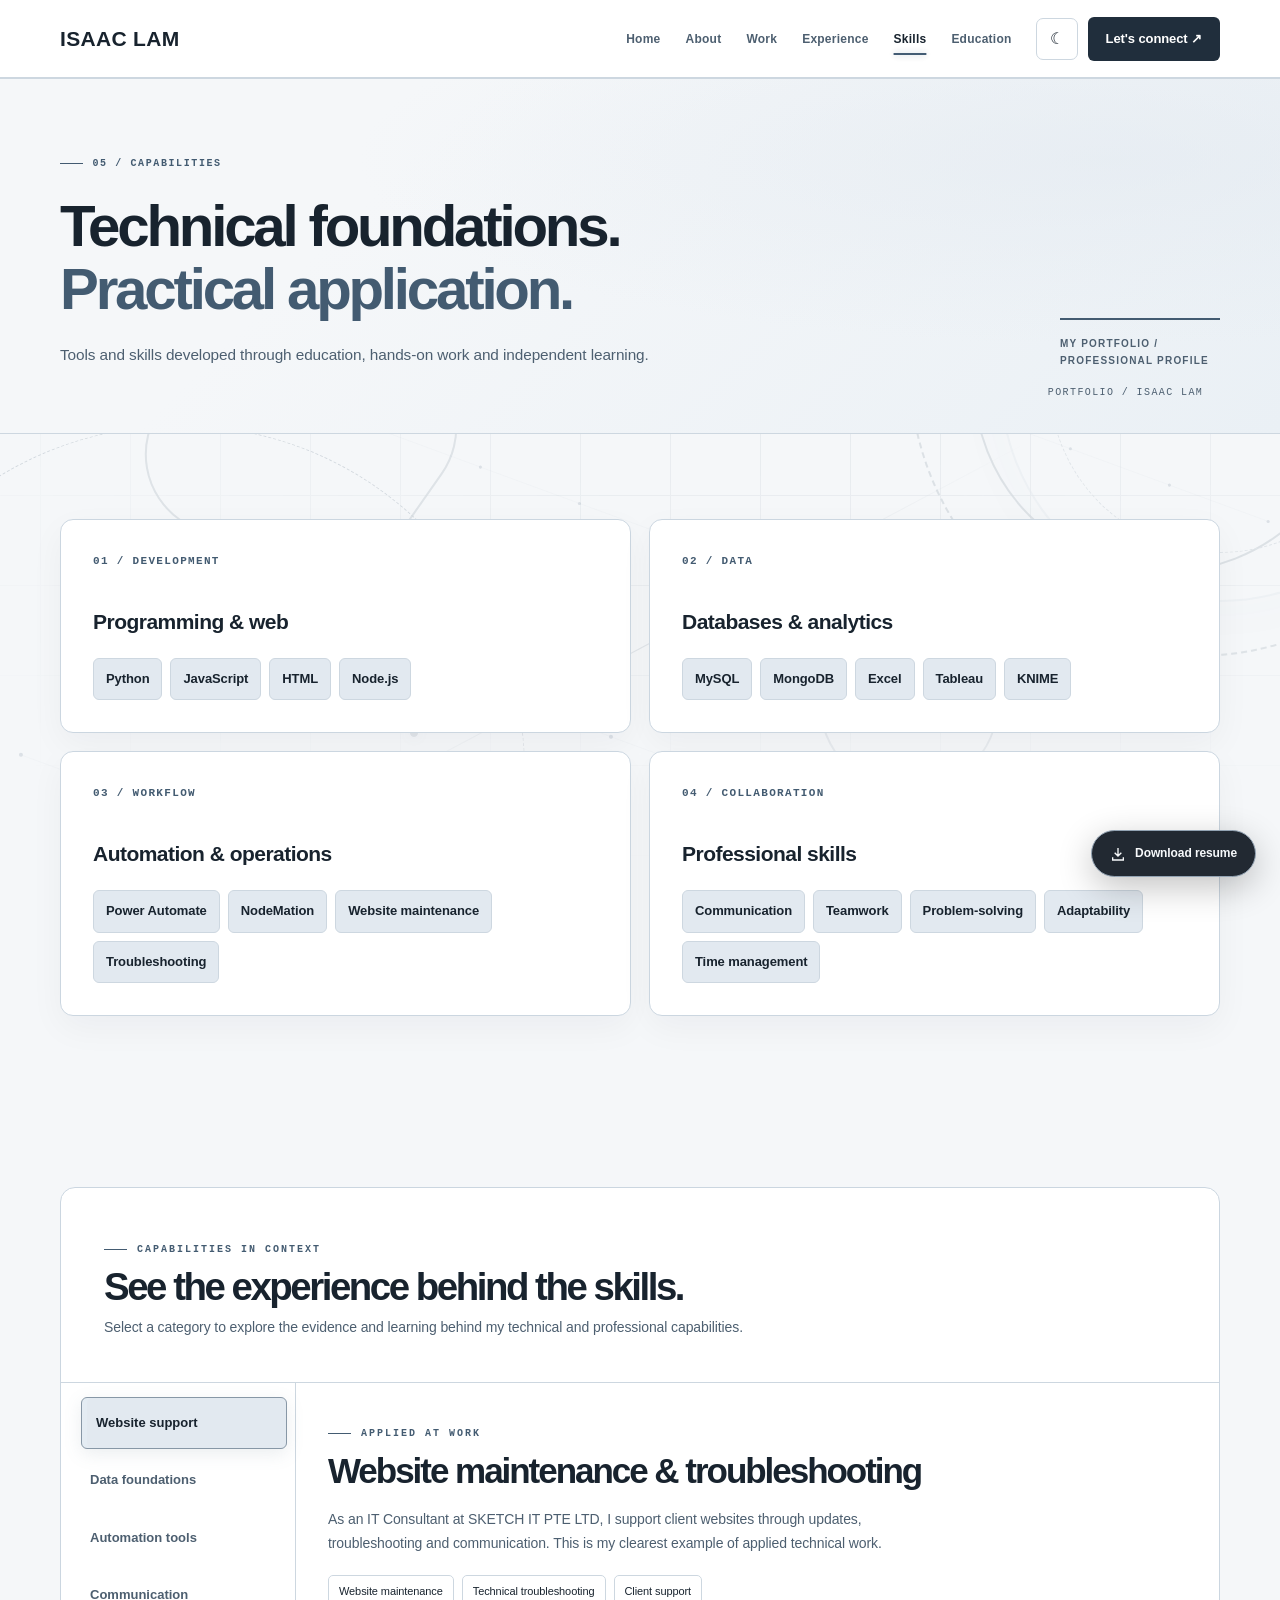
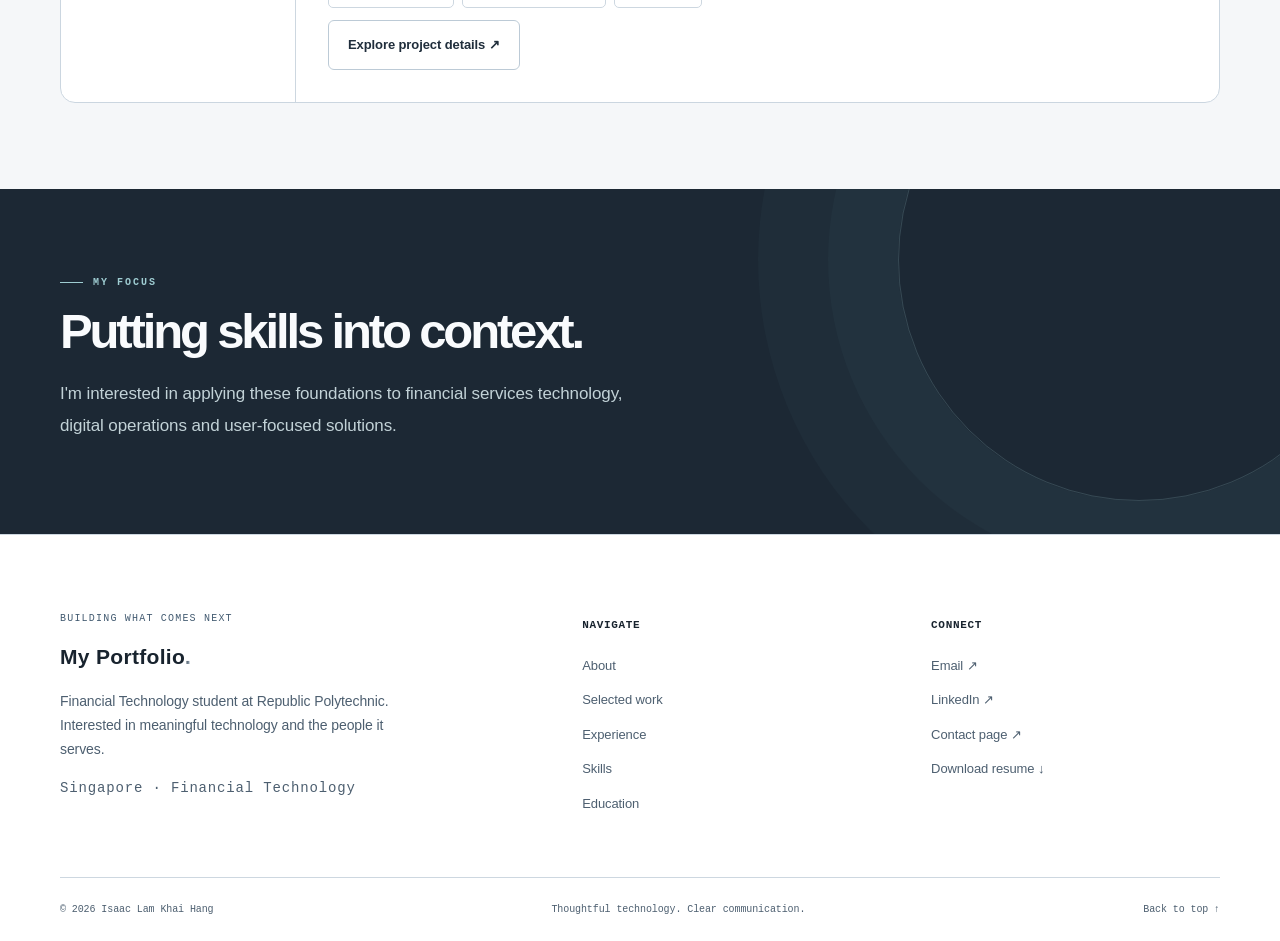
<file: skills.html>
<!DOCTYPE html>

<html lang="en">
<head>
<meta charset="utf-8"/>
<meta content="width=device-width, initial-scale=1" name="viewport"/>
<meta content="light dark" name="color-scheme"/>
<meta content="website" property="og:type"/>
<meta content="My Portfolio" property="og:site_name"/>
<meta content="Isaac Lam | My Portfolio" property="og:title"/>
<meta content="Explore Isaac Lam’s technical and professional skills with real context from education and work experience." property="og:description"/>
<meta content="summary" name="twitter:card"/>
<meta content="#F6F7F8" name="theme-color"/>
<meta content="Explore Isaac Lam’s technical and professional skills with real context from education and work experience." name="description"/>
<title>Skills | Isaac Lam</title>
<script>
    (() => {
      let saved=null;
      try { saved=localStorage.getItem('isaac-theme'); } catch(e) {}
      document.documentElement.dataset.theme=saved==='light'||saved==='dark'
        ?saved:(matchMedia('(prefers-color-scheme: dark)').matches?'dark':'light');
    })();
  </script>
<style>

:root {
  color-scheme: light;
  --bg:#e8edef; --surface:#f2f5f5; --surface-2:#dde6e9; --ink:#23333d;
  --muted:#526570; --line:#cbd6db; --accent:#316f7a; --accent-soft:#d0e3e6;
  --nav:rgba(232,237,239,.94); --deep:#22353f; --deep-ink:#e9f2f3;
  --shadow:0 18px 45px rgba(26,47,59,.065);
}
html[data-theme="dark"] {
  color-scheme:dark;
  --bg:#1c2932; --surface:#283944; --surface-2:#324550; --ink:#e8eff0;
  --muted:#b2c4cb; --line:#405560; --accent:#a0d1d6; --accent-soft:#354e59;
  --nav:rgba(28,41,50,.95); --deep:#17232c; --deep-ink:#e9f2f3;
  --shadow:0 18px 50px rgba(0,0,0,.13);
}
*{box-sizing:border-box}
html{scroll-behavior:smooth}
body{margin:0;background:var(--bg);color:var(--ink);font:16px/1.72 "Segoe UI",Arial,sans-serif;-webkit-font-smoothing:antialiased}
a{color:inherit;text-decoration:none}
button,input,textarea{font:inherit}
button{cursor:pointer}
img{max-width:100%}
:focus-visible{outline:3px solid var(--accent);outline-offset:4px}
::selection{background:var(--accent-soft)}
.container{width:min(1160px,calc(100% - 56px));margin:auto}
.skip{position:absolute;top:-100px;left:16px;padding:12px;background:var(--surface);z-index:99}
.skip:focus{top:12px}
header{position:sticky;top:0;z-index:30;background:var(--nav);border-bottom:1px solid var(--line);backdrop-filter:blur(18px)}
.nav-shell{min-height:78px;display:flex;align-items:center;justify-content:space-between;gap:24px}
.wordmark{font-weight:800;letter-spacing:-.065em;font-size:21px;white-space:nowrap}
.wordmark i{color:var(--accent);font-style:normal}
.desktop-nav{display:flex;align-items:center;gap:28px;margin-left:auto}
.desktop-nav a{font-size:13px;font-weight:650;color:var(--muted);transition:color .2s}
.desktop-nav a:hover,.desktop-nav a[aria-current=page]{color:var(--ink)}
.desktop-nav a[aria-current=page]{text-decoration:underline;text-decoration-color:var(--accent);text-underline-offset:10px;text-decoration-thickness:2px}
.nav-right{display:flex;align-items:center;gap:10px}
.icon-btn{width:42px;height:42px;border:1px solid var(--line);border-radius:11px;background:var(--surface);color:var(--ink);display:grid;place-items:center}
.nav-cta{padding:10px 18px;border-radius:11px;background:var(--ink);color:var(--bg);font-size:13px;font-weight:700;white-space:nowrap}
.menu-btn{display:none}
.mobile-nav{display:none}
.progress{height:2px;position:absolute;bottom:-1px;left:0;right:0;background:var(--accent);transform:scaleX(0);transform-origin:left;pointer-events:none}
main{min-height:55vh}
.hero{position:relative;overflow:hidden;border-bottom:1px solid var(--line)}
.hero:before,.page-top:before{content:"";position:absolute;inset:0;pointer-events:none;background:radial-gradient(ellipse at 87% 23%,var(--accent-soft),transparent 48%);opacity:.55}
.hero-layout{min-height:615px;display:grid;grid-template-columns:1.1fr .9fr;gap:44px;align-items:center;position:relative}
.hero-copy{padding:80px 0}
.eyebrow{display:inline-flex;align-items:center;gap:10px;font-size:11px;font-weight:800;letter-spacing:.17em;text-transform:uppercase;color:var(--accent)}
.eyebrow:before{content:"";width:23px;height:1px;background:currentColor}
h1,h2,h3,p{margin-top:0}
h1,h2,h3{line-height:1.13;letter-spacing:-.058em}
h1{font-size:clamp(45px,5.9vw,78px);font-weight:740;margin:20px 0 24px;text-wrap:balance}
h1 .accent{color:var(--accent)}
h2{font-size:clamp(32px,3.9vw,49px);font-weight:730;margin:13px 0 18px;text-wrap:balance}
h3{font-size:22px;font-weight:720;margin:0 0 10px}
p{color:var(--muted)}
.lead{font-size:17px;line-height:1.9;max-width:610px}
.actions{display:flex;gap:12px;flex-wrap:wrap;margin-top:30px}
.btn{display:inline-flex;align-items:center;justify-content:center;gap:14px;padding:13px 19px;min-height:49px;border:1px solid var(--line);border-radius:10px;font-size:13px;font-weight:750;transition:transform .2s,background .2s,border-color .2s}
.btn:hover{transform:translateY(-2px)}
.btn.primary{background:var(--ink);border-color:var(--ink);color:var(--bg)}
.btn.secondary{background:var(--surface);color:var(--ink)}
.portrait-stage{height:530px;align-self:end;position:relative;display:flex;align-items:end;justify-content:center}
.portrait-stage:before{content:"";position:absolute;width:min(100%,435px);aspect-ratio:1;border-radius:50%;bottom:40px;background:var(--surface-2);border:1px solid var(--line);box-shadow:0 0 0 22px var(--accent-soft)}
.portrait-stage img{height:96%;width:100%;object-fit:contain;object-position:bottom;position:relative;filter:drop-shadow(0 12px 20px rgba(0,0,0,.09))}
.portrait-note{position:absolute;right:0;top:75px;color:var(--muted);font-size:11px;letter-spacing:.1em;writing-mode:vertical-rl}
.trust-strip{border-bottom:1px solid var(--line);background:var(--surface)}
.trust-items{display:flex;justify-content:space-between;gap:20px;flex-wrap:wrap;padding:19px 0;font-size:11px;font-weight:750;letter-spacing:.07em;text-transform:uppercase;color:var(--muted)}
.section{padding:92px 0}
.section.alt{background:var(--surface)}
.section-heading{display:flex;justify-content:space-between;align-items:end;gap:35px;margin-bottom:38px}
.section-heading p{max-width:420px;margin:0}
.grid{display:grid;gap:22px}
.grid.two{grid-template-columns:repeat(2,minmax(0,1fr))}
.grid.three{grid-template-columns:repeat(3,minmax(0,1fr))}
.card{padding:30px;background:var(--surface);border:1px solid var(--line);border-radius:16px;box-shadow:var(--shadow);transition:transform .22s,border-color .22s}
.alt .card{background:var(--bg)}
.card:hover{transform:translateY(-3px);border-color:var(--accent)}
.card .number{font-size:12px;font-weight:800;letter-spacing:.12em;color:var(--accent);margin-bottom:32px}
.card p{font-size:14px;margin:0}
.card h3{font-size:21px}
.tags{display:flex;gap:8px;flex-wrap:wrap;margin-top:20px}
.tag{display:inline-flex;padding:5px 10px;border:1px solid var(--line);border-radius:100px;font-size:11px;font-weight:650;color:var(--muted)}
.project{overflow:hidden;background:var(--surface);border:1px solid var(--line);border-radius:16px;transition:transform .22s,border-color .22s;display:block}
.project:hover{transform:translateY(-4px);border-color:var(--accent)}
.project-art{min-height:225px;display:flex;align-items:center;justify-content:center;padding:28px;position:relative;overflow:hidden;background:var(--surface-2)}
.project-art:before{content:"";width:270px;height:270px;border:1px solid var(--accent);opacity:.28;border-radius:50%;position:absolute;transform:translate(110px,75px)}
.project-art:after{content:"";width:175px;height:175px;border:1px solid var(--accent);opacity:.22;border-radius:50%;position:absolute;transform:translate(-130px,-75px)}
.project-art strong{font-size:clamp(28px,3vw,42px);font-weight:760;letter-spacing:-.07em;line-height:1.1;text-align:center;position:relative;z-index:1;max-width:320px}
.project-art.b{background:color-mix(in srgb,var(--surface-2) 75%,var(--accent-soft))}
.project-art.c{background:color-mix(in srgb,var(--surface-2) 55%,var(--bg))}
.project-info{padding:27px}
.project-info .meta{font-size:11px;letter-spacing:.11em;font-weight:800;color:var(--accent);text-transform:uppercase}
.project-info h3{margin:9px 0}
.project-info p{font-size:14px;min-height:60px}
.project-link{display:flex;justify-content:space-between;border-top:1px solid var(--line);padding-top:15px;margin-top:20px;color:var(--accent);font-size:12px;font-weight:800}
.page-top{position:relative;overflow:hidden;border-bottom:1px solid var(--line);padding:95px 0 77px}
.page-top .container{position:relative}
.page-top h1{max-width:900px;font-size:clamp(42px,5.2vw,69px)}
.page-top p{max-width:700px;font-size:17px;line-height:1.9}
.two-col{display:grid;grid-template-columns:minmax(0,1.4fr) minmax(260px,.8fr);gap:70px;align-items:start}
.prose{max-width:760px}
.prose p{font-size:16px;line-height:2}
.detail-box{border:1px solid var(--line);background:var(--surface);border-radius:15px;padding:28px}
.detail-box h3{font-size:18px}
.fact{padding:12px 0;border-bottom:1px solid var(--line);display:flex;justify-content:space-between;gap:12px;font-size:13px}
.fact:last-child{border:0}
.fact span:first-child{color:var(--muted)}
.fact span:last-child{text-align:right;font-weight:700}
.timeline{border-left:1px solid var(--line);padding-left:32px;margin-left:7px}
.entry{position:relative;padding-bottom:40px}
.entry:last-child{padding-bottom:0}
.entry:before{content:"";position:absolute;left:-39px;top:6px;width:13px;height:13px;background:var(--accent);border:3px solid var(--bg);border-radius:50%}
.entry .date{color:var(--accent);font-size:11px;font-weight:800;letter-spacing:.1em;text-transform:uppercase}
.entry h3{margin:9px 0 5px}
.entry .role{font-weight:650;color:var(--ink);font-size:14px}
.entry p,.entry li{font-size:14px}
.entry ul{color:var(--muted);padding-left:20px}
.skill-pills{display:flex;gap:10px;flex-wrap:wrap}
.skill-pills span{background:var(--accent-soft);border:1px solid var(--line);padding:10px 13px;border-radius:9px;font-size:13px;font-weight:650}
.highlight-band{background:var(--deep);color:var(--deep-ink);padding:75px 0}
.highlight-band p{color:#c2d2d7}
.highlight-band .eyebrow{color:#9fcdd2}
.highlight-band h2{color:var(--deep-ink)}
.highlight-band .btn.primary{background:#b7dfe2;color:#1b2c35;border-color:#b7dfe2}
.cta-strip{display:flex;align-items:center;justify-content:space-between;gap:28px}
.cta-strip p{margin:0}
footer{background:var(--surface);border-top:1px solid var(--line)}
.footer-main{padding:65px 0 54px;display:grid;grid-template-columns:1.6fr 1fr 1fr;gap:60px}
.footer-main .wordmark{display:inline-block;margin-bottom:14px}
.footer-main p{font-size:14px;max-width:330px}
.footer-main h4{font-size:11px;text-transform:uppercase;letter-spacing:.13em;margin:3px 0 20px}
.footer-links{display:flex;flex-direction:column;align-items:start;gap:12px}
.footer-links a{font-size:13px;color:var(--muted)}
.footer-links a:hover{color:var(--accent)}
.footer-bottom{display:flex;justify-content:space-between;gap:20px;flex-wrap:wrap;border-top:1px solid var(--line);padding:23px 0;font-size:12px;color:var(--muted)}
.form{display:grid;gap:18px}
.form label{display:block;font-size:13px;font-weight:700;margin-bottom:7px}
.form input,.form textarea{width:100%;padding:13px 15px;border:1px solid var(--line);border-radius:10px;background:var(--surface);color:var(--ink)}
.form textarea{min-height:150px;resize:vertical}
.contact-link{display:block;padding:17px 0;border-bottom:1px solid var(--line);overflow-wrap:anywhere}
.contact-link small{display:block;color:var(--muted);font-size:11px;letter-spacing:.1em;text-transform:uppercase}
.contact-link strong{font-size:16px}
.note{font-size:12px;color:var(--muted)}
.reveal{opacity:0;transform:translateY(14px);transition:opacity .55s ease,transform .55s ease}
.reveal.visible{opacity:1;transform:none}
@media(max-width:920px){
  .desktop-nav{gap:14px}
  .desktop-nav a{font-size:12px}
  .hero-layout{gap:10px}
  .two-col{gap:35px}
}
@media(max-width:760px){
  .container{width:min(100% - 36px,1160px)}
  .nav-shell{min-height:69px}
  .desktop-nav{display:none}
  .nav-cta{display:none}
  .menu-btn{display:grid}
  .mobile-nav.open{display:flex;flex-direction:column;padding:12px 18px 20px;border-top:1px solid var(--line)}
  .mobile-nav a{padding:12px 10px;font-size:14px;color:var(--ink);font-weight:650}
  .mobile-nav a[aria-current=page]{color:var(--accent)}
  .hero-layout{display:flex;flex-direction:column;align-items:stretch;min-height:0}
  .hero-copy{padding:67px 0 25px}
  .portrait-stage{height:330px;width:100%}
  .portrait-stage:before{width:285px;bottom:24px;box-shadow:0 0 0 13px var(--accent-soft)}
  .portrait-stage img{max-height:340px}
  .portrait-note{display:none}
  .section{padding:67px 0}
  .section-heading{display:block}
  .section-heading p{margin-top:10px}
  .grid.two,.grid.three,.two-col{grid-template-columns:1fr}
  .page-top{padding:69px 0 53px}
  .footer-main{grid-template-columns:1fr 1fr;gap:34px}
  .footer-main>div:first-child{grid-column:1/-1}
  .cta-strip{display:block}
  .cta-strip .btn{margin-top:22px}
}
@media(prefers-reduced-motion:reduce){
  *,*:before,*:after{scroll-behavior:auto!important;animation:none!important;transition:none!important}
  .reveal{opacity:1;transform:none}
  .progress{display:none}
}


/* EDITORIAL + DIGITAL STUDIO — FINAL DESIGN SYSTEM */
:root{--display:'Segoe UI Variable Display','Aptos Display','Segoe UI',Arial,sans-serif;--mono:'Cascadia Code','SFMono-Regular',Consolas,monospace;--radius:12px;--accent-ink:#1f5f6a}
html[data-theme=dark]{--accent-ink:#a0d1d6}
body{font-family:'Aptos','Segoe UI',Arial,sans-serif;letter-spacing:-.009em}
h1,h2,h3,.wordmark{font-family:var(--display)}
h1{font-weight:760;line-height:1.035;letter-spacing:-.07em}
h2{font-weight:750;letter-spacing:-.064em}
.eyebrow,.number,.date,.meta,.trust-items,.footer-main h4,.note{font-family:var(--mono);letter-spacing:.06em}
header{box-shadow:0 5px 30px rgba(15,35,45,.035)}
.nav-shell{min-height:83px}
.wordmark{font-size:22px}
.desktop-nav{gap:25px}
.desktop-nav a{font-size:13px}
.nav-cta{border-radius:7px;padding:11px 18px}
.icon-btn{border-radius:7px}
.hero{background-image:linear-gradient(to right,transparent calc(50% - .5px),var(--line) 50%,transparent calc(50% + .5px));background-size:100% 100%}
.hero:after{content:'EST. 2025  /  SINGAPORE';position:absolute;left:28px;bottom:26px;font:10px var(--mono);letter-spacing:.15em;color:var(--muted);writing-mode:vertical-rl;transform:rotate(180deg);opacity:.65}
.hero-layout{min-height:650px;grid-template-columns:1.12fr .88fr}
.hero-copy{padding:90px 0 94px}
.hero-copy h1{font-size:clamp(49px,6.1vw,83px);margin-top:28px;margin-bottom:26px}
.hero-copy .lead{max-width:590px;font-size:17px}
.hero-intro{display:flex;gap:16px;align-items:center;margin-top:40px;color:var(--muted);font:11px var(--mono);letter-spacing:.07em}
.hero-intro:before{content:'';width:43px;height:1px;background:var(--accent)}
.portrait-stage{height:560px}
.portrait-stage:before{border-radius:43% 43% 4% 4%;width:min(95%,430px);height:400px;aspect-ratio:auto;bottom:0;box-shadow:0 0 0 1px var(--line),0 0 0 19px color-mix(in srgb,var(--accent-soft) 45%,transparent);background:linear-gradient(145deg,var(--accent-soft),var(--surface-2))}
.portrait-stage img{height:98%;object-position:bottom}
.portrait-note{right:4px;top:30px}
.trust-items{font-size:10px;gap:22px}
.section{padding:105px 0}
.section-heading{margin-bottom:45px}
.section-heading h2{margin-bottom:0}
.section-heading .eyebrow{margin-bottom:12px}
.card{border-radius:11px;box-shadow:none;position:relative;overflow:hidden;padding:34px}
.card:before{content:'';position:absolute;top:0;left:0;width:0;height:2px;background:var(--accent);transition:width .3s ease}
.card:hover:before{width:100%}
.card .number{font-size:11px;margin-bottom:38px}
.project{border-radius:11px}
.project-art{min-height:244px;background:linear-gradient(150deg,var(--surface-2),var(--accent-soft));border-bottom:1px solid var(--line)}
.project-art strong{font-size:clamp(28px,2.7vw,40px)}
.project-art:before{width:300px;height:300px;transform:translate(95px,75px)}
.project-info{padding:30px}
.project-info h3{font-size:21px}
.project-info .meta{font-size:10px}
.page-top{padding:110px 0 87px}
.page-top:after{content:'PORTFOLIO  /  ISAAC LAM';position:absolute;right:6%;bottom:35px;font:10px var(--mono);letter-spacing:.14em;color:var(--muted)}
.page-top h1{font-size:clamp(45px,5.6vw,76px)}
.detail-box{border-radius:10px;box-shadow:0 12px 36px rgba(10,32,42,.035)}
.highlight-band{position:relative;overflow:hidden}
.highlight-band:after{content:'';position:absolute;width:480px;height:480px;right:-100px;top:-170px;border:1px solid rgba(170,220,225,.18);border-radius:50%;box-shadow:0 0 0 70px rgba(170,220,225,.025),0 0 0 140px rgba(170,220,225,.025);pointer-events:none}
.highlight-band .container{position:relative;z-index:1}
.footer-main{padding:78px 0 62px}
.footer-main .wordmark{font-size:26px}
.footer-bottom{font-family:var(--mono);font-size:10px}
.section-index{display:flex;align-items:center;gap:13px;color:var(--accent);font:10px var(--mono);letter-spacing:.12em;margin-bottom:14px}
.section-index:after{content:'';height:1px;background:var(--line);width:46px}
.editorial-feature{display:grid;grid-template-columns:1fr 1fr;border:1px solid var(--line);background:var(--surface);border-radius:12px;overflow:hidden}
.editorial-feature .feature-copy{padding:clamp(30px,5vw,68px);display:flex;flex-direction:column;justify-content:center}
.editorial-feature .feature-copy p{font-size:15px;line-height:1.95}
.editorial-feature .feature-copy h2{font-size:clamp(31px,3.5vw,49px)}
.feature-visual{position:relative;min-height:420px;background:var(--deep);overflow:hidden;display:flex;flex-direction:column;justify-content:center;padding:clamp(28px,5vw,55px)}
.feature-visual:before{content:'';position:absolute;inset:0;background:linear-gradient(rgba(165,218,224,.065) 1px,transparent 1px),linear-gradient(90deg,rgba(165,218,224,.065) 1px,transparent 1px);background-size:37px 37px;mask-image:linear-gradient(130deg,transparent,#000 60%)}
.feature-visual:after{content:'';position:absolute;right:-110px;bottom:-130px;width:350px;height:350px;border:1px solid rgba(170,220,225,.3);border-radius:50%;box-shadow:0 0 0 65px rgba(170,220,225,.04),0 0 0 130px rgba(170,220,225,.025)}
.feature-visual .visual-top{position:relative;color:#a4d1d6;font:11px var(--mono);letter-spacing:.1em}
.feature-visual .visual-title{position:relative;z-index:1;color:#e9f2f3;font-size:clamp(29px,3.2vw,47px);font-weight:750;letter-spacing:-.06em;line-height:1.18;margin:28px 0}
.feature-visual .visual-bottom{position:relative;z-index:1;color:#b3cdd3;font:11px var(--mono);line-height:1.9}
.editorial-stats{display:grid;grid-template-columns:repeat(3,1fr);border:1px solid var(--line);border-radius:10px;overflow:hidden;margin-top:40px}
.editorial-stats>div{padding:23px 28px;background:var(--surface);border-right:1px solid var(--line)}
.editorial-stats>div:last-child{border-right:0}
.editorial-stats strong{display:block;font-size:23px;line-height:1.2;letter-spacing:-.045em}
.editorial-stats span{display:block;margin-top:8px;color:var(--muted);font:10px var(--mono);text-transform:uppercase;letter-spacing:.04em}
.footer-kicker{color:var(--accent);font:10px var(--mono);letter-spacing:.12em;margin-bottom:15px}
@media(max-width:760px){.hero{background-image:none}.hero:after{display:none}.hero-copy{padding:72px 0 30px}.hero-copy h1{font-size:clamp(44px,10vw,66px)}.hero-intro{margin-top:28px}.portrait-stage{height:340px}.portrait-stage:before{height:270px;width:min(80%,290px)}.section{padding:72px 0}.page-top{padding:75px 0 67px}.page-top:after{display:none}.editorial-feature{grid-template-columns:1fr}.feature-visual{min-height:330px}.editorial-stats{grid-template-columns:1fr}.editorial-stats>div{border-right:0;border-bottom:1px solid var(--line)}.editorial-stats>div:last-child{border-bottom:0}.nav-shell{min-height:70px}}

  
/* Ambient FinTech motion: decorative only, intentionally 10–20% opacity. */
body{isolation:isolate}
.ambient-scene{position:fixed;inset:0;overflow:hidden;z-index:-1;pointer-events:none;opacity:.16}
.ambient-grid{position:absolute;inset:-25%;background-image:linear-gradient(to right,var(--accent) 1px,transparent 1px),linear-gradient(to bottom,var(--accent) 1px,transparent 1px);background-size:95px 95px;mask-image:radial-gradient(ellipse at 60% 40%,black,transparent 70%);animation:grid-drift 45s linear infinite}
.ambient-orbit{position:absolute;border:1px solid var(--accent);border-radius:50%;width:clamp(290px,45vw,680px);aspect-ratio:1;right:-16%;top:9%;animation:orbit-breathe 18s ease-in-out infinite alternate}
.ambient-orbit.two{width:clamp(180px,30vw,430px);right:-6%;top:21%;animation-duration:24s;animation-direction:alternate-reverse}
.ambient-ring{position:absolute;left:-13%;bottom:-24%;width:clamp(320px,54vw,750px);aspect-ratio:1;border:1px dashed var(--accent);border-radius:50%;animation:slow-spin 100s linear infinite}
.ambient-line{position:absolute;height:1px;width:70vw;background:linear-gradient(90deg,transparent,var(--accent),transparent);transform:rotate(-28deg);left:15%;top:72%;animation:line-sway 17s ease-in-out infinite alternate}
.ambient-line.two{top:23%;left:-28%;width:58vw;animation-delay:-7s}
.ambient-node{position:absolute;width:8px;height:8px;border:1px solid var(--accent);border-radius:50%;box-shadow:0 0 0 12px color-mix(in srgb,var(--accent) 15%,transparent);animation:node-float 13s ease-in-out infinite alternate}
.ambient-node.a{left:11%;top:20%}.ambient-node.b{left:74%;top:62%;animation-delay:-5s}.ambient-node.c{left:32%;top:81%;animation-delay:-9s}
@keyframes grid-drift{to{transform:translate3d(95px,95px,0)}}
@keyframes orbit-breathe{to{transform:translate(-35px,40px) scale(1.1)}}
@keyframes slow-spin{to{transform:rotate(360deg)}}
@keyframes line-sway{to{transform:rotate(-22deg) translateY(-45px)}}
@keyframes node-float{to{transform:translate(22px,-35px)}}
@keyframes intro-up{from{opacity:0;transform:translateY(25px)}to{opacity:1;transform:translateY(0)}}
@keyframes portrait-enter{from{opacity:0;transform:translate(18px,25px) scale(.97)}to{opacity:1;transform:translate(0,0) scale(1)}}
@keyframes sheen{to{transform:translateX(360%) skewX(-22deg)}}
@keyframes accent-pulse{50%{box-shadow:0 0 0 9px color-mix(in srgb,var(--accent) 8%,transparent)}}
.hero-copy>.eyebrow{animation:intro-up .75s both}
.hero-copy h1{animation:intro-up .85s .12s both}
.hero-copy .lead{animation:intro-up .85s .24s both}
.hero-copy .actions{animation:intro-up .8s .36s both}
.hero-intro{animation:intro-up .8s .47s both}
.portrait-stage{animation:portrait-enter 1.05s .16s both}
.page-top .container>.eyebrow{animation:intro-up .7s both}
.page-top h1{animation:intro-up .85s .12s both}
.page-top p{animation:intro-up .85s .23s both}
.btn,.nav-cta{position:relative;overflow:hidden;transition:transform .25s ease,box-shadow .25s ease,border-color .25s ease}
.btn:after,.nav-cta:after{content:"";position:absolute;inset:0;width:32%;background:linear-gradient(90deg,transparent,rgba(255,255,255,.19),transparent);transform:translateX(-230%) skewX(-22deg);pointer-events:none}
.btn:hover:after,.nav-cta:hover:after{animation:sheen .8s ease-out both}
.btn:hover,.nav-cta:hover{transform:translateY(-3px);box-shadow:0 10px 22px rgba(30,60,70,.12)}
.card,.project,.timeline-item,.editorial-feature{transition:transform .35s cubic-bezier(.2,.8,.2,1),box-shadow .35s ease,border-color .35s ease}
.card:hover,.project:hover{transform:translateY(-7px);box-shadow:0 18px 40px rgba(25,53,67,.12)}
.project-art strong{transition:transform .45s cubic-bezier(.2,.8,.2,1)}
.project:hover .project-art strong{transform:translateY(-5px) scale(1.035)}
.project-art:before{animation:orbit-breathe 12s ease-in-out infinite alternate}
.project-art:after{animation:orbit-breathe 16s ease-in-out infinite alternate-reverse}
.icon-btn{transition:transform .25s ease,background .25s ease,border-color .25s ease}
.icon-btn:hover{transform:rotate(-8deg);border-color:var(--accent)}
.wordmark{letter-spacing:-.045em}
.wordmark .mark-accent{color:var(--accent)}
.reveal{transform:translateY(27px);transition:opacity .75s ease,transform .75s cubic-bezier(.2,.8,.2,1)}
.reveal.visible{transform:translateY(0)}
@media(max-width:760px){.ambient-grid{background-size:70px 70px}.ambient-orbit{right:-65%}.ambient-scene{opacity:.12}}
@media(prefers-reduced-motion:reduce){
 .ambient-scene *,.hero-copy>*,.portrait-stage,.page-top .container>*,.project-art:before,.project-art:after{animation:none!important}
 .reveal{opacity:1!important;transform:none!important}
}

  
/* PROFESSIONAL REDESIGN — warm editorial finance */
:root{
  --bg:#f5f4f0;--surface:#ffffff;--surface-2:#eaece9;--ink:#172b37;
  --muted:#53636b;--line:#d6dddb;--accent:#236c72;--accent-soft:#dceae7;
  --nav:rgba(245,244,240,.94);--deep:#142b36;--deep-ink:#f5f4f0;
  --shadow:0 18px 48px rgba(20,43,54,.065);
}
html[data-theme="dark"]{
  --bg:#111f29;--surface:#1b2c37;--surface-2:#263943;--ink:#f3f1e9;
  --muted:#b2c0c4;--line:#354851;--accent:#87c9c0;--accent-soft:#274c51;
  --nav:rgba(17,31,41,.94);--deep:#0b1821;--deep-ink:#f5f4f0;
  --shadow:0 18px 48px rgba(0,0,0,.18);
}
body{letter-spacing:-.006em}
.container{width:min(1200px,calc(100% - 72px))}
header{box-shadow:0 3px 18px rgba(15,39,49,.025)}
.nav-shell{min-height:82px}
.wordmark{font-size:22px!important;font-weight:760!important;letter-spacing:-.055em!important}
.desktop-nav a{font-size:12px;letter-spacing:.02em}
.nav-cta{border-radius:6px!important;background:var(--accent)!important;color:#fff!important}
.btn{border-radius:6px!important;transition:transform .3s ease,box-shadow .3s ease,background .3s ease!important}
.btn:hover{transform:translateY(-3px);box-shadow:0 10px 24px rgba(24,64,72,.13)}
.btn.primary{background:var(--accent)!important;color:#fff!important}
.eyebrow{letter-spacing:.2em;font-size:10px}
.hero{background:linear-gradient(115deg,var(--bg) 0%,var(--bg) 58%,var(--accent-soft) 140%);isolation:isolate}
.hero-layout{min-height:680px;grid-template-columns:minmax(0,1.08fr) minmax(0,.92fr);gap:64px}
.hero-copy h1{font-size:clamp(54px,6vw,91px);line-height:1.04;letter-spacing:-.065em;max-width:780px}
.hero-copy .lead{font-size:17px;line-height:1.85;max-width:575px}
.hero-intro{letter-spacing:.14em;font-size:10px}
.portrait-stage{border-radius:16px!important;overflow:hidden;box-shadow:0 28px 65px rgba(13,44,54,.12);transition:transform .7s cubic-bezier(.2,.8,.2,1)}
.portrait-stage:hover{transform:translateY(-7px)}
.portrait-stage:before{opacity:.65}
.section{padding-top:112px;padding-bottom:112px}
.section-heading{margin-bottom:42px}
.section-heading h2,.feature-copy h2{letter-spacing:-.055em;line-height:1.1}
.card{border-radius:12px!important;background:var(--surface);border:1px solid var(--line);padding:34px!important}
.card h3{letter-spacing:-.035em}
.card:hover{transform:translateY(-6px);box-shadow:0 22px 50px rgba(22,52,62,.09);border-color:var(--accent)}
.editorial-feature{border-radius:16px!important;overflow:hidden}
.feature-visual{background:linear-gradient(145deg,#173843,#236b72)!important}
.feature-visual:after{content:"";position:absolute;inset:0;background:repeating-linear-gradient(0deg,transparent 0 45px,rgba(255,255,255,.045) 46px 47px);pointer-events:none}
.project{border-radius:12px!important;overflow:hidden;background:var(--surface);border:1px solid var(--line)}
.project-art{background:linear-gradient(130deg,#193943,#367b80)!important}
.project-art.b{background:linear-gradient(130deg,#314d52,#668e88)!important}
.project-art.c{background:linear-gradient(130deg,#213c4e,#547a91)!important}
.project-info{padding:30px}
.project:hover{transform:translateY(-6px);border-color:var(--accent)}
.bento-work{display:grid;grid-template-columns:1.12fr .88fr;gap:22px}
.bento-work>.project:first-child{grid-row:span 2}
.bento-work>.project:first-child .project-art{min-height:420px}
.bento-work>.project:not(:first-child){display:grid;grid-template-columns:.8fr 1.2fr}
.bento-work>.project:not(:first-child) .project-art{min-height:235px}
.bento-work>.project:not(:first-child) .project-info{padding:22px}
.bento-work>.project:not(:first-child) .project-art strong{font-size:clamp(18px,2vw,29px)}
.bento-work>.project{height:100%}
.bento-work .project-info{display:flex;flex-direction:column}
.bento-work .project-link{margin-top:auto}
.page-top{background:linear-gradient(120deg,var(--bg),var(--accent-soft) 180%)}
.page-top h1{letter-spacing:-.06em}
.highlight-band{background:var(--deep)!important}
footer{border-top:1px solid var(--line)}
.ambient-scene{opacity:.13!important;z-index:0!important}
body>header,body>main,body>footer{position:relative;z-index:1}
body>header{z-index:30}
.ambient-orbit{border-style:dashed}
.ambient-orbit.two{border-style:solid}
.ambient-grid{background-size:110px 110px;animation-duration:65s}
.ambient-node{width:6px;height:6px}
.ambient-accent{position:absolute;left:13%;top:34%;width:270px;height:270px;border:1px solid var(--accent);border-radius:30%;transform:rotate(35deg);animation:ambient-turn 32s ease-in-out infinite alternate}
.ambient-accent.two{left:64%;top:68%;width:180px;height:180px;border-radius:50%;animation-delay:-12s}
@keyframes ambient-turn{to{transform:translate(50px,-55px) rotate(75deg)}}
@keyframes float-portrait{0%,100%{transform:translateY(0)}50%{transform:translateY(-8px)}}
.hero-copy h1{animation:intro-up .9s .12s both}
.hero-copy .lead{animation:intro-up .9s .25s both}
.hero-copy .actions{animation:intro-up .9s .36s both}
.project-art:before,.project-art:after{opacity:.4}
@media(max-width:1050px){.bento-work{grid-template-columns:1fr 1fr}.bento-work>.project:first-child{grid-column:span 2;grid-row:auto}.bento-work>.project:first-child .project-art{min-height:270px}.bento-work>.project:not(:first-child){display:block}.bento-work>.project:not(:first-child) .project-art{min-height:190px}}
@media(max-width:980px){.desktop-nav{display:none!important}.menu-btn{display:grid!important}.mobile-nav.open{display:flex!important}}
@media(max-width:760px){
 .container{width:calc(100% - 38px)}
 .hero-layout{grid-template-columns:1fr;gap:12px;min-height:0}
 .hero-copy{padding:64px 0 22px}
 .hero-copy h1{font-size:clamp(44px,10vw,67px)}
 .hero-copy .lead{font-size:15px}
 .portrait-stage{height:340px}
 .section{padding-top:76px;padding-bottom:76px}
 .bento-work{grid-template-columns:1fr}
 .bento-work>.project:first-child{grid-column:auto}
 .bento-work>.project:first-child .project-art{min-height:230px}
 .bento-work>.project:not(:first-child) .project-art{min-height:190px}
 .ambient-accent{display:none}
 .ambient-scene{opacity:.1!important}
 .card:hover,.project:hover,.portrait-stage:hover{transform:none}
}
@media(max-width:420px){.container{width:calc(100% - 32px)}.hero-copy h1{font-size:41px}.portrait-stage{height:290px}}
@media(prefers-reduced-motion:reduce){.ambient-accent,.hero-copy h1,.hero-copy .lead,.hero-copy .actions{animation:none!important}}


/* FinTech Professional Edition: editorial components and accessible interactions */
:root{--motion-ease:cubic-bezier(.22,1,.36,1)}
:focus-visible{outline:3px solid var(--accent);outline-offset:4px}
.skip-link{position:fixed;z-index:1000;top:12px;left:12px;transform:translateY(-150%);padding:12px 18px;background:var(--ink);color:var(--bg);border-radius:6px}
.skip-link:focus{transform:translateY(0)}
html{scroll-padding-top:100px}
body{overflow-x:clip}
img{max-width:100%;height:auto}
button,a{-webkit-tap-highlight-color:transparent}
.ambient-scene{opacity:.12!important}
.ambient-scene .ambient-grid{animation-duration:90s}
.ambient-scene .ambient-orbit{animation-duration:27s}
.ambient-scene .ambient-line{animation-duration:25s}
.hero-copy .hero-overline{display:flex;align-items:center;gap:11px;font-size:11px;font-weight:750;letter-spacing:.16em;color:var(--accent);margin-bottom:22px;text-transform:uppercase}
.hero-overline:before{content:"";width:25px;height:2px;background:var(--accent)}
.hero-copy h1{font-size:clamp(48px,5.7vw,82px)}
.hero-copy .hero-description{max-width:590px}
.hero-pills{display:flex;gap:8px;flex-wrap:wrap;margin-top:25px}
.hero-pills span{font-size:11px;font-weight:650;color:var(--muted);background:var(--surface);border:1px solid var(--line);border-radius:5px;padding:7px 11px}
.hero-actions{display:flex;gap:12px;flex-wrap:wrap;margin-top:30px}
.hero-actions .btn{min-height:46px}
.hero-micro{margin-top:28px;color:var(--muted);font-size:12px;max-width:560px}
.hero-micro strong{color:var(--ink)}
.recruiter-bar{display:grid;grid-template-columns:1.5fr 1fr 1fr;gap:18px;background:var(--surface);border:1px solid var(--line);border-radius:12px;padding:24px;margin-top:26px}
.recruiter-bar>div{border-right:1px solid var(--line);padding-right:12px}
.recruiter-bar>div:last-child{border-right:0}
.recruiter-bar strong{display:block;font-size:12px;color:var(--ink);margin-bottom:4px}
.recruiter-bar span{display:block;font-size:12px;color:var(--muted)}
.recruiter-bar a{text-decoration:underline;text-underline-offset:4px}
.proof-row{display:flex;flex-wrap:wrap;gap:9px;margin:17px 0 0}
.proof-row span{font-size:11px;padding:6px 9px;border:1px solid var(--line);border-radius:4px;color:var(--muted)}
.case-grid{display:grid;grid-template-columns:repeat(3,minmax(0,1fr));gap:22px}
.case-grid .project{display:flex;flex-direction:column}
.case-grid .project-info{flex:1;display:flex;flex-direction:column}
.case-grid .project-link{margin-top:auto}
.case-grid .project-art{min-height:225px}
.case-steps{display:grid;grid-template-columns:repeat(3,minmax(0,1fr));gap:16px;margin:42px 0}
.case-step{border:1px solid var(--line);background:var(--surface);padding:24px;border-radius:10px}
.case-step .number{font-size:10px;letter-spacing:.12em;color:var(--accent);font-weight:750}
.case-step h3{font-size:20px;line-height:1.25;margin:12px 0}
.case-step p{font-size:13px;line-height:1.75;color:var(--muted);margin:0}
.case-disclosure{border-left:3px solid var(--accent);padding:16px 20px;background:var(--surface-2);border-radius:0 8px 8px 0;font-size:13px;line-height:1.7}
.case-disclosure strong{display:block;margin-bottom:5px}
.timeline{position:relative;border-left:none!important;padding-left:33px}
.timeline:before{content:"";position:absolute;left:0;top:8px;bottom:8px;width:2px;background:var(--line)}
.timeline:after{content:"";position:absolute;left:0;top:8px;height:var(--timeline-progress,0%);max-height:calc(100% - 16px);width:2px;background:var(--accent);transition:height .15s linear}
.timeline .entry:before{left:-39px;z-index:1}
.timeline .entry.is-passed:before{box-shadow:0 0 0 6px var(--accent-soft)}
.timeline .entry{scroll-margin-top:110px}
.journey-nav{display:flex;gap:8px;flex-wrap:wrap;margin:0 0 34px}
.journey-nav a{border:1px solid var(--line);background:var(--surface);border-radius:5px;padding:8px 12px;font-size:12px;color:var(--muted);transition:color .2s,background .2s}
.journey-nav a:hover,.journey-nav a:focus-visible{background:var(--accent-soft);color:var(--ink)}
.skill-explorer{border:1px solid var(--line);border-radius:13px;overflow:hidden;background:var(--surface);margin-top:40px}
.skill-explorer-intro{padding:30px 32px;border-bottom:1px solid var(--line)}
.skill-explorer-intro h2{margin:6px 0 7px;font-size:clamp(27px,3vw,40px);line-height:1.12}
.skill-explorer-intro p{margin:0;color:var(--muted);font-size:14px}
.skill-explorer-body{display:grid;grid-template-columns:235px minmax(0,1fr)}
.skill-tabs{display:flex;flex-direction:column;gap:5px;padding:14px;border-right:1px solid var(--line)}
.skill-tab{border:1px solid transparent;background:transparent;color:var(--muted);border-radius:6px;text-align:left;padding:14px;font-size:13px;font-weight:700;cursor:pointer}
.skill-tab:hover{background:var(--surface-2);color:var(--ink)}
.skill-tab[aria-selected=true]{background:var(--accent-soft);border-color:var(--accent);color:var(--ink)}
.skill-panel{padding:32px;min-height:255px}
.skill-panel[hidden]{display:none}
.skill-panel h3{font-size:clamp(24px,2.8vw,35px);line-height:1.2;margin:7px 0 15px}
.skill-panel p{max-width:600px;color:var(--muted);font-size:14px}
.skill-panel .btn{margin-top:12px}
.skill-evidence{display:flex;gap:8px;flex-wrap:wrap;margin-top:20px}
.skill-evidence span{font-size:11px;padding:6px 10px;border:1px solid var(--line);border-radius:5px}
.recruiter-cta{background:var(--surface);border:1px solid var(--line);border-radius:14px;padding:36px;display:flex;align-items:center;justify-content:space-between;gap:22px}
.recruiter-cta h2{margin:8px 0;font-size:clamp(27px,3vw,39px);line-height:1.2}
.recruiter-cta p{margin:0;max-width:580px;color:var(--muted);font-size:14px}
.recruiter-cta .actions{flex:none}
.recruiter-cta .btn{white-space:nowrap}
@media(max-width:1100px){.hero-layout{gap:30px}.desktop-nav{gap:14px}.nav-shell{gap:12px}}
@media(max-width:980px){.desktop-nav{display:none!important}.menu-btn{display:grid!important}.mobile-nav.open{display:flex!important}}
@media(max-width:860px){.case-grid{grid-template-columns:repeat(2,minmax(0,1fr))}.case-steps{grid-template-columns:1fr}.recruiter-cta{align-items:flex-start;flex-direction:column}}
@media(max-width:760px){
 .hero-layout{grid-template-columns:1fr;gap:12px;min-height:0}
 .hero-copy{padding:55px 0 15px}
 .hero-copy h1{font-size:clamp(42px,9.2vw,65px);overflow-wrap:break-word}
 .hero-copy .lead{font-size:15px}
 .portrait-stage{height:350px}
 .recruiter-bar{grid-template-columns:1fr 1fr;padding:18px}
 .recruiter-bar>div:first-child{grid-column:1/-1;border-right:0;border-bottom:1px solid var(--line);padding-bottom:12px}
 .case-grid{grid-template-columns:1fr}
 .skill-explorer-body{grid-template-columns:1fr}
 .skill-tabs{flex-direction:row;overflow-x:auto;border-right:0;border-bottom:1px solid var(--line);scrollbar-width:thin}
 .skill-tab{white-space:nowrap;flex:none}
 .skill-panel{padding:24px;min-height:230px}
 .skill-explorer-intro{padding:24px}
 .recruiter-cta{padding:24px}
 .recruiter-cta .actions{flex-wrap:wrap}
 .ambient-scene{opacity:.10!important}
 .ambient-accent,.ambient-line.two{display:none}
 .project:hover,.card:hover{transform:none;box-shadow:none}
}
@media(max-width:430px){.container{width:calc(100% - 32px)}.nav-cta{display:none}.hero-copy h1{font-size:clamp(37px,10vw,46px)}.hero-actions .btn{width:100%;justify-content:center}.portrait-stage{height:290px}.recruiter-bar{grid-template-columns:1fr}.recruiter-bar>div{grid-column:1/-1;border-right:0;border-bottom:1px solid var(--line);padding-bottom:10px}.recruiter-bar>div:last-child{border-bottom:0;padding-bottom:0}}
@media(prefers-reduced-motion:reduce){html{scroll-behavior:auto!important}.ambient-scene *,.hero-copy *,.project-art:before,.project-art:after{animation:none!important}.reveal{opacity:1!important;transform:none!important}.timeline:after{transition:none}}


/* Obsidian Black & Silver — polished monochrome visual system */
:root{
 color-scheme:light;
 --bg:#F6F7F8;--surface:#FFFFFF;--surface-2:#EAEDF0;
 --ink:#161A1E;--muted:#56616C;--line:#D9DEE3;
 --accent:#4C5B69;--accent-soft:#E5E9ED;
 --nav:rgba(246,247,248,.96);--deep:#101214;--deep-ink:#FAFAFA;
 --shadow:0 18px 48px rgba(16,18,20,.075);
}
html[data-theme="dark"]{
 color-scheme:dark;
 --bg:#0D0F11;--surface:#181C20;--surface-2:#252B30;
 --ink:#F4F6F7;--muted:#B6C0C8;--line:#3B444C;
 --accent:#C6D0D8;--accent-soft:#303940;
 --nav:rgba(13,15,17,.96);--deep:#090A0C;--deep-ink:#F8F9FA;
 --shadow:0 18px 48px rgba(0,0,0,.28);
}
body{background:var(--bg);color:var(--ink)}
.btn.primary,.nav-cta{background:#252D34!important;color:#fff!important}
html[data-theme="dark"] .btn.primary,html[data-theme="dark"] .nav-cta{background:#D3DBE1!important;color:#101214!important}
.hero{background:linear-gradient(115deg,var(--bg) 0%,var(--bg) 59%,var(--accent-soft) 150%)}
.page-top{background:linear-gradient(120deg,var(--bg),var(--accent-soft) 190%)}
.feature-visual{background:linear-gradient(145deg,#12171B,#4A535B)!important}
.project-art{background:linear-gradient(135deg,#171D22,#5B6975)!important}
.project-art.b{background:linear-gradient(130deg,#292E34,#79838B)!important}
.project-art.c{background:linear-gradient(130deg,#1B2026,#616C78)!important}
.highlight-band{background:var(--deep)!important;color:var(--deep-ink)}
.portrait-stage:before{background:var(--accent-soft)}
.ambient-scene{opacity:.11!important}
.ambient-node{background:var(--accent)}
.skill-tab[aria-selected="true"]{border-color:var(--accent)}
::selection{background:var(--accent-soft);color:var(--ink)}


/* OBSIDIAN MOTION EDITION: high-visibility, restrained silver motion */
:root{--motion-silver:#8797a6;--motion-line:rgba(150,170,188,.42);--motion-ease:cubic-bezier(.22,1,.36,1)}
html[data-theme="dark"]{--motion-silver:#d0dce7;--motion-line:rgba(201,218,234,.5)}
html{scroll-behavior:smooth}
body{overflow-x:clip}
/* Moving background is intentionally visible but never intercepts interaction. */
.ambient-scene{opacity:.35!important;z-index:0!important;mask-image:linear-gradient(to bottom,black 5%,black 70%,transparent 100%)}
.ambient-grid{opacity:.46!important;background-size:90px 90px!important;animation:ambient-pan 38s linear infinite!important}
.ambient-orbit{border-width:2px!important;opacity:.75!important;animation-duration:24s!important}
.ambient-orbit.two{animation-duration:31s!important;animation-direction:reverse!important}
.ambient-line{opacity:.65!important;animation-duration:10s!important}
.ambient-node{width:8px!important;height:8px!important;box-shadow:0 0 15px var(--motion-silver)!important;animation:node-breathe 3.2s ease-in-out infinite alternate!important}
.ambient-accent{border-width:2px!important;opacity:.7!important}
.motion-silver-orb{position:absolute;width:440px;height:440px;border:2px solid var(--motion-line);border-radius:50%;right:-160px;top:18%;animation:orb-drift 20s ease-in-out infinite alternate;box-shadow:0 0 80px rgba(110,130,155,.13)}
.motion-silver-orb:before{content:"";position:absolute;inset:47px;border:1px dashed var(--motion-silver);border-radius:50%;animation:orb-spin 26s linear infinite}
.motion-silver-orb:after{content:"";position:absolute;top:13%;left:13%;width:12px;height:12px;border-radius:50%;background:var(--motion-silver);box-shadow:0 0 24px var(--motion-silver)}
.motion-silver-beam{position:absolute;width:1px;height:65vh;left:19%;top:-15%;background:linear-gradient(transparent,var(--motion-silver),transparent);opacity:.48;transform:rotate(26deg);animation:beam-sweep 12s ease-in-out infinite alternate}
@keyframes ambient-pan{to{transform:translate3d(90px,90px,0)}}
@keyframes node-breathe{to{transform:scale(1.7);opacity:.95}}
@keyframes orb-spin{to{transform:rotate(360deg)}}
@keyframes orb-drift{to{transform:translate(-90px,65px) rotate(35deg)}}
@keyframes beam-sweep{to{transform:translateX(230px) rotate(26deg)}}
/* Cinematic text, silver sweep and staggered hero actions */
.hero-copy{position:relative;z-index:2}
.hero-copy h1{overflow:visible}
.motion-word{display:inline-block;opacity:0;transform:translateY(58px) rotateX(-15deg);filter:blur(7px);animation:word-enter .9s var(--motion-ease) both;animation-delay:calc(.15s + var(--word-index)*.14s)}
.motion-word .accent{display:inline}
@keyframes word-enter{to{opacity:1;transform:translateY(0) rotateX(0);filter:blur(0)}}
.hero-overline{animation:motion-fade .7s .1s both}
.hero-copy .lead,.hero-copy .hero-description{animation:motion-rise 1s .7s both}
.hero-pills,.hero-roles{animation:motion-rise 1s .87s both}
.hero-actions,.hero-copy .actions{animation:motion-rise 1s 1.05s both}
.hero-micro{animation:motion-rise 1s 1.22s both}
@keyframes motion-rise{from{opacity:0;transform:translateY(38px)}to{opacity:1;transform:translateY(0)}}
@keyframes motion-fade{from{opacity:0}to{opacity:1}}
.hero-copy .accent,.mark-accent{background-image:linear-gradient(105deg,var(--ink) 15%,var(--motion-silver) 42%,var(--ink) 67%);background-size:240% 100%;background-clip:text;-webkit-background-clip:text;color:transparent!important;animation:silver-sweep 5s linear infinite}
@keyframes silver-sweep{to{background-position:-240% 0}}
.portrait-stage{animation:portrait-arrive 1.2s .35s var(--motion-ease) both}
@keyframes portrait-arrive{from{opacity:0;transform:translateY(48px) scale(.94)}to{opacity:1;transform:translateY(0) scale(1)}}
/* Visible scroll reveals with sequencing. */
.reveal{opacity:0;transform:translate3d(0,48px,0) scale(.975);filter:blur(4px);transition:opacity .85s var(--motion-ease),transform .85s var(--motion-ease),filter .85s var(--motion-ease);transition-delay:var(--reveal-delay,0ms)}
.reveal.visible{opacity:1;transform:none;filter:none}
/* Project cards: silver outline, shine, desktop cursor tilt. */
.project,.card{position:relative;isolation:isolate;transform-style:preserve-3d;transition:transform .32s var(--motion-ease),box-shadow .32s ease,border-color .32s ease!important}
.project:after,.card:after{content:"";position:absolute;inset:0;pointer-events:none;border-radius:inherit;border:1px solid transparent;background:linear-gradient(125deg,transparent 18%,rgba(200,215,227,.55) 48%,transparent 78%) border-box;mask:linear-gradient(#fff 0 0) padding-box,linear-gradient(#fff 0 0);mask-composite:exclude;opacity:0;transition:opacity .3s}
.project:hover:after,.project:focus-visible:after,.card:hover:after{opacity:1}
.project:hover,.card:hover{box-shadow:0 26px 65px rgba(45,65,85,.2)!important;border-color:var(--motion-silver)!important}
.project-art{position:relative;overflow:hidden}
.project-art:after{content:"";position:absolute;inset:-100% -50%;background:linear-gradient(105deg,transparent 43%,rgba(225,236,245,.28) 50%,transparent 57%);transform:translateX(-85%) rotate(14deg);transition:transform .85s var(--motion-ease);pointer-events:none}
.project:hover .project-art:after,.project:focus-visible .project-art:after{transform:translateX(85%) rotate(14deg)}
/* Header underline and scrolled treatment */
header{transition:background .35s ease,box-shadow .35s ease,border-color .35s ease}
header.is-scrolled{box-shadow:0 12px 35px rgba(10,14,18,.18);border-bottom:1px solid var(--motion-line);backdrop-filter:blur(20px)}
.desktop-nav a{position:relative}
.desktop-nav a:after{content:"";position:absolute;bottom:-7px;left:0;width:100%;height:2px;background:var(--motion-silver);transform:scaleX(0);transform-origin:left;transition:transform .32s var(--motion-ease)}
.desktop-nav a:hover:after,.desktop-nav a:focus-visible:after,.desktop-nav a[aria-current=page]:after{transform:scaleX(1)}

body>header,body>main,body>footer{position:relative;z-index:3}
body>header{z-index:50}
/* Timeline scroll progress, stronger activated milestones */
.timeline:after{width:3px!important;box-shadow:0 0 15px var(--motion-silver)}
.timeline .entry{transition:opacity .45s ease,transform .5s var(--motion-ease)}
.timeline .entry.is-passed:before{background:var(--motion-silver)!important;box-shadow:0 0 0 7px var(--accent-soft),0 0 20px var(--motion-silver)!important;transform:scale(1.22)}
/* Tab panel animation, accessible keyboard tabs retained */
.skill-tab{transition:background .25s ease,color .25s ease,transform .25s ease,border-color .25s ease!important}
.skill-tab:hover{transform:translateX(5px)}
.skill-tab[aria-selected=true]{box-shadow:inset 4px 0 0 var(--motion-silver);border-color:var(--motion-silver)!important}
.skill-panel:not([hidden]){animation:panel-slide .5s var(--motion-ease) both}
@keyframes panel-slide{from{opacity:0;transform:translateX(32px);filter:blur(3px)}to{opacity:1;transform:none;filter:none}}
/* Quick, safe page entry/exit transitions; does not intercept browser navigation */
main{animation:page-in .48s var(--motion-ease) both}
@keyframes page-in{from{opacity:.65;transform:translateY(12px)}to{opacity:1;transform:none}}
body.page-exiting main{opacity:0;transform:translateY(-12px);transition:opacity .23s ease,transform .23s ease}
/* Recruiter CTA with obvious button shine */
.recruiter-cta{position:relative;overflow:hidden;border:1px solid var(--motion-line)!important;box-shadow:0 18px 45px rgba(40,50,65,.1)}
.recruiter-cta:before{content:"";position:absolute;inset:0;pointer-events:none;background:linear-gradient(110deg,transparent 30%,rgba(190,205,220,.15) 48%,transparent 65%);background-size:230% 100%;animation:recruiter-shimmer 7s ease-in-out infinite}
@keyframes recruiter-shimmer{0%,25%{background-position:130% 0}75%,100%{background-position:-130% 0}}
.recruiter-cta .btn.primary,.hero-actions .btn.primary{position:relative;overflow:hidden}
.recruiter-cta .btn.primary:after,.hero-actions .btn.primary:after{content:"";position:absolute;inset:-50%;background:linear-gradient(110deg,transparent 40%,rgba(255,255,255,.36) 50%,transparent 60%);transform:translateX(-90%);transition:transform .75s ease;pointer-events:none}
.recruiter-cta .btn.primary:hover:after,.hero-actions .btn.primary:hover:after{transform:translateX(90%)}
@media(max-width:980px){.ambient-scene{opacity:.27!important}.motion-silver-orb{width:320px;height:320px;right:-140px}}
@media(max-width:760px){.ambient-scene{opacity:.2!important}.motion-silver-orb{width:250px;height:250px;right:-125px}.motion-silver-beam{display:none}.motion-word{transform:translateY(32px)}.reveal{transform:translateY(32px)}.project:hover,.card:hover{transform:none!important}.skill-tab:hover{transform:none}}
@media(hover:none){.motion-spotlight{display:none}.project:active{transform:scale(.985)!important}}
@media(prefers-reduced-motion:reduce){html{scroll-behavior:auto!important}*,*:before,*:after{animation-duration:.01ms!important;animation-iteration-count:1!important;transition-duration:.01ms!important;scroll-behavior:auto!important}.motion-word,.reveal{opacity:1!important;transform:none!important;filter:none!important}.motion-spotlight{display:none!important}}


/* PREMIUM INTERACTIVE / Obsidian Silver — deliberate, visible motion */
:root{--premium-silver:#b9c9d8;--premium-silver-strong:#e4ecf3;--premium-ease:cubic-bezier(.2,.8,.2,1)}
html[data-theme="dark"]{--premium-silver:#c5d2df;--premium-silver-strong:#f2f6fa}
.premium-network{position:fixed;inset:0;width:100%;height:100%;z-index:0;pointer-events:none;opacity:.55;mix-blend-mode:multiply}
html[data-theme="dark"] .premium-network{opacity:.67;mix-blend-mode:screen}
.ambient-scene{opacity:.38!important}
.hero-copy{position:relative;z-index:2}
.hero-copy h1{letter-spacing:-.055em}
.hero-copy h1 .accent{position:relative;background:linear-gradient(105deg,var(--ink) 10%,var(--premium-silver-strong) 44%,var(--ink) 76%);background-size:220% 100%;-webkit-background-clip:text;background-clip:text;color:transparent;animation:premium-text-sheen 5s ease-in-out 1.1s infinite}
@keyframes premium-text-sheen{0%,25%{background-position:110% 50%}65%,100%{background-position:-100% 50%}}
.hero-copy .lead,.hero-actions,.hero-pills,.hero-micro{animation:premium-enter .95s var(--premium-ease) both}
.hero-copy .lead{animation-delay:.3s}.hero-pills{animation-delay:.48s}.hero-actions{animation-delay:.6s}.hero-micro{animation-delay:.7s}
.portrait-stage{animation:premium-portrait 1.15s var(--premium-ease) both;box-shadow:0 24px 80px rgba(96,113,132,.2)!important}
@keyframes premium-portrait{from{opacity:0;transform:translateX(55px) scale(.94);filter:blur(7px)}to{opacity:1;transform:none;filter:none}}
@keyframes premium-enter{from{opacity:0;transform:translateY(42px);filter:blur(5px)}to{opacity:1;transform:none;filter:none}}
.premium-replay{margin-top:18px;background:transparent;border:1px solid var(--line);border-radius:999px;padding:9px 15px;color:var(--ink);font:inherit;font-size:12px;cursor:pointer;display:inline-flex;align-items:center;gap:8px;transition:background .2s,border-color .2s,transform .2s}
.premium-replay:hover{background:var(--accent-soft);border-color:var(--premium-silver);transform:translateY(-2px)}
.premium-replay:focus-visible,.premium-sticky-resume:focus-visible{outline:3px solid var(--premium-silver);outline-offset:3px}
.hero.premium-replaying .hero-copy .lead,.hero.premium-replaying .hero-actions,.hero.premium-replaying .hero-pills,.hero.premium-replaying .hero-micro,.hero.premium-replaying .portrait-stage,.hero.premium-replaying .motion-word{animation:none!important}
.hero.premium-replaying.is-playing .hero-copy .lead,.hero.premium-replaying.is-playing .hero-actions,.hero.premium-replaying.is-playing .hero-pills,.hero.premium-replaying.is-playing .hero-micro{animation:premium-enter .95s var(--premium-ease) both!important}
.hero.premium-replaying.is-playing .portrait-stage{animation:premium-portrait 1.15s var(--premium-ease) both!important}
.hero.premium-replaying.is-playing .motion-word{animation:premium-enter .8s var(--premium-ease) both!important;animation-delay:calc(var(--word-index)*65ms)!important}
.project{transform-style:preserve-3d;will-change:transform;position:relative;isolation:isolate;overflow:hidden;transition:transform .26s var(--premium-ease),box-shadow .26s,border-color .26s!important}
.project:after{content:"";position:absolute;inset:-80%;pointer-events:none;background:linear-gradient(110deg,transparent 42%,rgba(207,221,233,.2) 50%,transparent 58%);transform:translateX(-55%) rotate(8deg);transition:transform .75s var(--premium-ease);z-index:2}
.project:hover:after,.project:focus-visible:after{transform:translateX(55%) rotate(8deg)}
.project:hover,.project:focus-visible{border-color:var(--premium-silver)!important;box-shadow:0 24px 65px rgba(77,99,125,.22),0 0 0 1px rgba(183,203,222,.38)!important}
.project-art{position:relative}.project-art:after{content:"";position:absolute;inset:0;pointer-events:none;background:radial-gradient(circle at 75% 25%,rgba(230,240,248,.23),transparent 60%)}
.reveal{transition:opacity .85s var(--premium-ease),transform .85s var(--premium-ease),filter .85s var(--premium-ease)!important;transform:translateY(55px);filter:blur(6px)}
.reveal.visible{filter:blur(0);transform:translateY(0)}
.desktop-nav a{position:relative}.desktop-nav a:after{height:2px!important;bottom:-6px!important;background:var(--premium-silver-strong)!important;box-shadow:0 0 8px var(--premium-silver);transition:transform .3s var(--premium-ease)!important}
header{transition:background .3s,box-shadow .3s,border-color .3s}body.premium-scrolled header{box-shadow:0 12px 32px rgba(20,27,37,.16);backdrop-filter:blur(20px)}
.btn.primary,.nav-cta{position:relative;overflow:hidden}.btn.primary:after,.nav-cta:after{content:"";position:absolute;inset:0;background:linear-gradient(105deg,transparent 25%,rgba(255,255,255,.3) 50%,transparent 75%);transform:translateX(-130%);transition:transform .7s;pointer-events:none}.btn.primary:hover:after,.nav-cta:hover:after{transform:translateX(130%)}
.premium-sticky-resume{position:fixed;right:24px;bottom:23px;z-index:80;display:flex;align-items:center;gap:9px;background:#222932;color:#f7f9fb;border:1px solid #93a3b3;border-radius:100px;padding:12px 18px;font-size:12px;font-weight:750;text-decoration:none;box-shadow:0 10px 35px rgba(0,0,0,.24);transition:transform .22s,box-shadow .22s}.premium-sticky-resume:hover{transform:translateY(-5px);box-shadow:0 16px 42px rgba(0,0,0,.3);color:#fff}
.premium-sticky-resume svg{width:16px;height:16px;flex:none}
.premium-transition{position:fixed;inset:0;z-index:9999;background:#101317;pointer-events:none;opacity:0;transform:translateY(100%);transition:transform .38s var(--premium-ease),opacity .38s var(--premium-ease)}
.premium-transition:after{content:"";position:absolute;top:48%;left:0;width:100%;height:2px;background:linear-gradient(90deg,transparent,#dce6ee,transparent);box-shadow:0 0 30px #c7d4e0}
body.premium-navigating .premium-transition{opacity:1;transform:translateY(0)}
.timeline .entry{transition:opacity .65s,transform .65s,filter .65s!important}.timeline .entry.is-passed{filter:drop-shadow(0 0 6px rgba(165,187,206,.25))}.timeline .entry.is-passed:before{box-shadow:0 0 0 9px rgba(171,195,214,.14),0 0 24px #aabac8!important}
.skill-tab[aria-selected="true"]{transform:translateX(6px);box-shadow:inset 5px 0 0 var(--premium-silver-strong),0 5px 18px rgba(100,120,140,.13)!important}
.skill-panel:not([hidden]){animation:premium-enter .65s var(--premium-ease) both!important}
.skill-evidence span{transition:transform .22s,border-color .22s,box-shadow .22s}.skill-evidence span:hover{transform:translateY(-4px);border-color:var(--premium-silver);box-shadow:0 8px 20px rgba(100,120,140,.12)}
.recruiter-bar,.recruiter-cta{position:relative;overflow:hidden}.recruiter-bar:before,.recruiter-cta:before{content:"";position:absolute;top:0;left:0;right:0;height:2px;background:linear-gradient(90deg,transparent,var(--premium-silver),transparent)}
@media(max-width:760px){.premium-network{opacity:.3}.premium-sticky-resume{right:12px;bottom:12px;padding:11px 13px;font-size:11px}.reveal{transform:translateY(35px)}.portrait-stage{animation-duration:.8s}.project{will-change:auto}}
@media(hover:none){.project:after{display:none}}
@media(prefers-reduced-motion:reduce){.premium-network{display:none!important}.hero-copy .lead,.hero-actions,.hero-pills,.hero-micro,.portrait-stage,.hero-copy h1 .accent,.premium-replaying *{animation:none!important}.premium-transition{display:none!important}.reveal{filter:none!important;transform:none!important;opacity:1!important}.project{will-change:auto}}


/* =========================================================
   PROFESSIONAL LAYOUT SYSTEM — all eight pages
   No extra sections, no fictional statistics, no sticky resizing.
   ========================================================= */
:root{
 --site-header-height:78px;
 --pro-max:1160px;
 --pro-ink:#19232D;
 --pro-rule:#CCD5DF;
 --pro-soft:#EDF1F5;
}
html{scroll-padding-top:calc(var(--site-header-height) + 24px)}
body{padding-top:var(--site-header-height)!important}
header,header.is-scrolled,body.premium-scrolled header{
 position:fixed!important;inset:0 0 auto!important;top:0!important;
 height:var(--site-header-height)!important;z-index:950!important;
 background:var(--nav)!important;border-bottom:1px solid var(--line)!important;
 box-shadow:0 1px 0 var(--line)!important;backdrop-filter:none!important;
 transform:none!important;transition:none!important;animation:none!important;
}
header .nav-shell{height:var(--site-header-height)!important;min-height:0!important}
header .wordmark,header .nav-shell,header .nav-actions,header .desktop-nav{
 transform:none!important;animation:none!important;transition:none!important
}
.container{width:min(calc(100% - 64px),var(--pro-max))!important}
:focus-visible{outline:3px solid var(--accent)!important;outline-offset:4px}
html:not([data-theme="dark"]){
 --bg:#F5F7F9;--surface:#FFFFFF;--surface-2:#EAF0F5;
 --ink:#18232E;--muted:#4D5F70;--line:#CDD7E0;
 --accent:#435B71;--accent-soft:#E2E9F0;--nav:#FFFFFF;
 --deep:#1C2834;--deep-ink:#F9FBFD;
 --shadow:0 14px 36px rgba(25,40,55,.07);
 --pro-rule:#CBD6E0;--pro-soft:#EDF2F6;
}
html[data-theme="dark"]{
 --pro-rule:#414C58;--pro-soft:#202832;
}
html:not([data-theme="dark"]) .premium-network{opacity:.18!important}
html:not([data-theme="dark"]) .ambient-scene{opacity:.16!important}
html:not([data-theme="dark"]) .btn.primary,html:not([data-theme="dark"]) .nav-cta{
 background:#202E3C!important;color:#FFF!important;border-color:#202E3C!important
}
html:not([data-theme="dark"]) .btn.secondary{background:#FFF;color:#202E3C;border-color:#BCCAD6}
html:not([data-theme="dark"]) .card,html:not([data-theme="dark"]) .detail-box,
html:not([data-theme="dark"]) .project,html:not([data-theme="dark"]) .skill-explorer,
html:not([data-theme="dark"]) .recruiter-cta{border-color:#CBD6E0}
html:not([data-theme="dark"]) .section.alt{background:#EAF0F5}
main{overflow:clip}
.page-top{
 padding:clamp(58px,6vw,90px) 0 clamp(52px,5vw,76px)!important;
 background:linear-gradient(135deg,var(--bg) 30%,var(--surface-2) 100%)!important;
 border-bottom:1px solid var(--line)!important
}
.page-top .container{display:grid;grid-template-columns:minmax(0,1fr) 190px;column-gap:40px;align-items:end}
.page-top .eyebrow{grid-column:1/-1;margin-bottom:22px;letter-spacing:.16em}
.page-top h1{
 grid-column:1;max-width:850px!important;
 font-size:clamp(39px,4.55vw,62px)!important;
 line-height:1.09!important;letter-spacing:-.055em!important;margin:0 0 20px!important
}
.page-top p{grid-column:1;max-width:680px!important;font-size:clamp(14px,1.2vw,16px)!important;line-height:1.8!important;margin:0!important;color:var(--muted)}
.page-top .container:after{
 content:"MY PORTFOLIO  /  PROFESSIONAL PROFILE";
 grid-column:2;grid-row:2/4;align-self:end;justify-self:end;
 width:160px;border-top:2px solid var(--accent);padding-top:15px;
 color:var(--muted);font-size:10px;font-weight:750;line-height:1.7;letter-spacing:.12em
}
.section{padding:clamp(64px,6.7vw,90px) 0!important}
.section-heading{gap:28px!important;align-items:end!important;margin-bottom:33px!important}
.section-heading h2{font-size:clamp(29px,3.4vw,45px);line-height:1.12;letter-spacing:-.045em}
.section-heading p{line-height:1.75}
.two-col{grid-template-columns:minmax(0,1.5fr) minmax(290px,.86fr)!important;gap:clamp(28px,4vw,58px)!important;align-items:start!important}
.prose h2{font-size:clamp(28px,3vw,41px);letter-spacing:-.045em;line-height:1.15}
.prose h3{margin-top:28px}
.prose p{line-height:1.85!important;font-size:15px!important}
.detail-box{border-radius:14px!important;padding:clamp(23px,2.6vw,32px)!important;box-shadow:0 15px 40px rgba(19,32,45,.045)}
.detail-box h3{letter-spacing:-.025em}
.fact{display:flex;align-items:baseline;justify-content:space-between;gap:14px}
.fact span:last-child{text-align:right}
.card{border-radius:13px!important;padding:clamp(23px,2.5vw,32px)!important;box-shadow:0 12px 35px rgba(17,29,43,.045)}
.card h3{line-height:1.28;letter-spacing:-.025em}
.card p{line-height:1.8}
.grid{gap:18px!important}
.grid.two{align-items:stretch}
.grid.two > .card{height:100%}
.recruiter-cta{border-radius:15px!important;padding:clamp(28px,4vw,48px)!important;gap:24px!important}
.recruiter-cta h2{font-size:clamp(27px,3.3vw,42px);letter-spacing:-.04em}
.recruiter-cta p{max-width:650px;line-height:1.8}
.recruiter-cta .actions{display:flex;flex-wrap:wrap;gap:9px}
.btn{min-height:45px;display:inline-flex;align-items:center;justify-content:center}
.project{border-radius:14px!important;overflow:hidden;transition:transform .32s ease,box-shadow .32s ease,border-color .32s ease!important}
.project:hover{transform:translateY(-8px)!important;box-shadow:0 24px 46px rgba(30,43,58,.16)!important}
.case-grid{gap:20px!important;align-items:stretch}
.project-art{min-height:200px;display:flex;align-items:flex-end}
.project-art strong{line-height:1.13;letter-spacing:-.04em}
.project-info{padding:clamp(23px,2.5vw,32px)!important}
.project-info h3{font-size:clamp(21px,2.15vw,28px);line-height:1.2;letter-spacing:-.035em}
.project-info p{line-height:1.75}
.proof-row{gap:7px;flex-wrap:wrap}
.project-link{padding-top:18px;margin-top:auto}
.page-projects .case-grid .project:first-child{grid-column:span 2;display:grid;grid-template-columns:minmax(0,.9fr) minmax(0,1.1fr)}
.page-projects .case-grid .project:first-child .project-art{min-height:340px}
.page-projects .case-grid .project:first-child .project-info{display:flex;flex-direction:column;justify-content:center}
.timeline{padding-left:33px!important;border-left:2px solid var(--line)!important}
.entry{padding:0 0 28px!important;margin-bottom:22px;border-bottom:1px solid var(--line)}
.entry:last-child{border-bottom:0;margin-bottom:0}
.entry:before{left:-41px!important;width:14px!important;height:14px!important;box-shadow:0 0 0 5px var(--accent-soft),0 0 18px var(--accent)}
.entry .date{font-weight:750;letter-spacing:.025em}
.entry h3{font-size:clamp(19px,2vw,25px);line-height:1.25;letter-spacing:-.03em;margin:9px 0 5px}
.entry p{line-height:1.75;max-width:690px}
.journey-nav{display:flex;flex-wrap:wrap;gap:8px;margin-bottom:42px!important}
.journey-nav a{border-radius:100px!important;transition:background .22s,color .22s,transform .22s}
.journey-nav a:hover{transform:translateY(-3px)}
.page-experience .two-col{grid-template-columns:minmax(0,1.45fr) minmax(270px,.8fr)!important}
.page-experience .two-col > :last-child{border:1px solid var(--line);border-radius:14px;background:var(--surface);padding:28px}
.page-education .detail-box{position:relative}
.page-education .detail-box h3 + p{margin-top:15px}
.page-skills .grid.two .card{min-height:200px}
.skill-pills{display:flex;flex-wrap:wrap;gap:8px!important;margin-top:22px}
.skill-pills span{border-radius:6px!important;padding:9px 12px!important}
.skill-explorer{border-radius:15px!important;margin-top:0!important}
.skill-explorer-intro{padding:clamp(25px,3.5vw,43px)!important}
.skill-explorer-body{min-width:0}
.skill-tab{transition:background .2s,color .2s,border-color .2s!important}
.skill-tab[aria-selected="true"]{box-shadow:inset 3px 0 var(--accent);font-weight:800}
.page-contact .two-col > div:first-child{padding-top:5px}
.page-contact .contact-link{border-radius:12px!important;transition:transform .22s ease,border-color .22s ease}
.page-contact .contact-link:hover{transform:translateX(5px)}
.page-contact .detail-box{padding:clamp(25px,3vw,37px)!important}
.page-contact .form{gap:16px}
.page-contact input,.page-contact textarea{border-radius:8px!important;min-height:44px}
.page-contact textarea{min-height:130px}
.page-case-study .prose h3{border-top:1px solid var(--line);padding-top:25px}
.page-case-study .detail-box{border-top:3px solid var(--accent)}
.page-about .detail-box{border-top:3px solid var(--accent)}
.page-about .grid.three .card{min-height:220px}
.page-about .grid.three .card .number{margin-bottom:28px}
.reveal{transition-duration:.85s!important}
@media(min-width:1150px){
 .page-experience .two-col > :last-child{position:sticky;top:calc(var(--site-header-height) + 25px)}
}
@media(max-width:900px){
 .page-top .container{grid-template-columns:1fr}
 .page-top .container:after{display:none}
 .two-col,.page-experience .two-col{grid-template-columns:minmax(0,1fr)!important;gap:28px!important}
 .page-projects .case-grid .project:first-child{grid-column:auto;display:block}
 .page-projects .case-grid .project:first-child .project-art{min-height:200px}
}
@media(max-width:760px){
 :root{--site-header-height:68px}
 .container{width:min(calc(100% - 34px),var(--pro-max))!important}
 .page-top{padding:50px 0 54px!important}
 .page-top h1{font-size:clamp(36px,8vw,52px)!important}
 .section{padding:57px 0!important}
 .section-heading{align-items:start!important;flex-direction:column;gap:12px!important}
 .recruiter-cta{padding:25px!important}
 .recruiter-cta .actions .btn{width:100%}
 .journey-nav{gap:7px;margin-bottom:30px!important}
 .page-experience .two-col > :last-child{padding:22px}
 .case-grid{grid-template-columns:1fr!important}
}
@media(max-width:420px){
 .page-top h1{font-size:35px!important}
 .fact{align-items:start;flex-direction:column;gap:4px}
 .fact span:last-child{text-align:left}
 .project-info{padding:22px!important}
}
@media(prefers-reduced-motion:reduce){
 .project,.journey-nav a,.contact-link,.reveal{transition:none!important}
}


/* Brand and motion refinement */
header,header.is-scrolled,body.premium-scrolled header{box-shadow:0 1px 0 var(--line)!important;transition:none!important;transform:none!important;animation:none!important}
.wordmark{font-size:21px!important;letter-spacing:.015em!important;font-weight:800!important}
.desktop-nav a{position:relative!important;transition:color .26s ease!important}
.desktop-nav a:after{content:"";position:absolute;left:0;right:0;bottom:-9px;height:2px!important;background:var(--nav-motion)!important;box-shadow:0 0 10px var(--nav-motion)!important;transform:scaleX(0);transform-origin:center;opacity:.95!important;transition:transform .38s cubic-bezier(.22,1,.36,1),box-shadow .38s ease!important}
.desktop-nav a:hover:after,.desktop-nav a:focus-visible:after,.desktop-nav a[aria-current="page"]:after{transform:scaleX(1)!important}
.desktop-nav a:hover{color:var(--ink)!important}
html:not([data-theme="dark"]){--nav-motion:#435D75}
html[data-theme="dark"]{--nav-motion:#DDE7F1}
html:not([data-theme="dark"]) .desktop-nav a:after{box-shadow:0 0 7px rgba(45,78,110,.32)!important}
.reveal{transition:opacity .83s cubic-bezier(.22,1,.36,1),transform .83s cubic-bezier(.22,1,.36,1)!important}
.reveal:not(.visible){transform:translateY(30px)!important}
.project,.card{transition:transform .36s cubic-bezier(.22,1,.36,1),box-shadow .36s ease,border-color .36s ease!important}
@media(hover:hover){.project:hover,.card:hover{transform:translateY(-8px)!important}}
html:not([data-theme="dark"]) .premium-network{opacity:.20!important}
html[data-theme="dark"] .premium-network{opacity:.74!important}
html:not([data-theme="dark"]) .ambient-scene{opacity:.20!important}
html[data-theme="dark"] .ambient-scene{opacity:.44!important}
.motion-silver-beam{opacity:.66!important}
html:not([data-theme="dark"]) .motion-silver-beam{opacity:.38!important}
html[data-theme="dark"] .motion-silver-beam{opacity:.72!important}
@media(prefers-reduced-motion:reduce){.reveal,.project,.card,.desktop-nav a:after{transition:none!important}.reveal:not(.visible){transform:none!important;opacity:1!important}}

/* Professional motion enhancement — fixed header never moves */
html:not([data-theme="dark"]) .premium-network{opacity:.18!important}
html[data-theme="dark"] .premium-network{opacity:.666!important}
html:not([data-theme="dark"]) .ambient-scene{opacity:.18!important}
html[data-theme="dark"] .ambient-scene{opacity:.396!important}
html:not([data-theme="dark"]) .motion-silver-beam{opacity:.342!important}
html[data-theme="dark"] .motion-silver-beam{opacity:.648!important}
:root{--motion-ease:cubic-bezier(.22,1,.36,1)}
/* Underline stays visible in light and dark mode; header position never animates */
.desktop-nav a:after{transition:transform .44s var(--motion-ease),opacity .35s ease!important}
.desktop-nav a:hover:after,.desktop-nav a:focus-visible:after,.desktop-nav a[aria-current="page"]:after{transform:scaleX(1)!important}
.reveal{transition:opacity .92s var(--motion-ease),transform .92s var(--motion-ease),filter .92s var(--motion-ease)!important;transition-delay:var(--reveal-delay,0ms)!important}
.reveal:not(.visible){opacity:0!important;transform:translateY(34px)!important;filter:blur(3px)}
.reveal.visible{opacity:1!important;transform:translateY(0)!important;filter:blur(0)!important}
.card,.project,.detail-box,.contact-link{transition:transform .45s var(--motion-ease),box-shadow .45s var(--motion-ease),border-color .45s ease!important}
@media(hover:hover){
 .card:hover,.project:hover{transform:translateY(-8px)!important;box-shadow:0 24px 46px rgba(18,33,48,.17)!important}
 .detail-box:hover{border-color:var(--accent)!important}
 .contact-link:hover{transform:translateX(5px)!important}
}
.btn{transition:background .3s ease,color .3s ease,border-color .3s ease,box-shadow .35s ease!important}
@media(hover:hover){.btn:hover{box-shadow:0 9px 22px rgba(30,50,70,.16)}}
.hero-copy h1{animation:professional-fade-in .95s var(--motion-ease) both}
.hero-copy .lead{animation:professional-fade-in 1s .14s var(--motion-ease) both}
.hero-actions{animation:professional-fade-in 1s .25s var(--motion-ease) both}
.portrait-stage{animation:professional-portrait-in 1.15s .12s var(--motion-ease) both}
@keyframes professional-fade-in{from{opacity:0;transform:translateY(16px)}to{opacity:1;transform:translateY(0)}}
@keyframes professional-portrait-in{from{opacity:0;transform:translateY(20px) scale(.975)}to{opacity:1;transform:translateY(0) scale(1)}}
@media(prefers-reduced-motion:reduce){
 .reveal,.reveal:not(.visible),.reveal.visible{opacity:1!important;filter:none!important;transform:none!important;transition:none!important}
 .hero-copy h1,.hero-copy .lead,.hero-actions,.portrait-stage{animation:none!important}
 .card,.project,.detail-box,.contact-link,.btn,.desktop-nav a:after{transition:none!important}
}


/* Mobile navigation panel fix — intentionally scoped to navigation only. */
@media (max-width: 980px) {
  header { overflow: visible !important; isolation: isolate; }
  header .mobile-nav {
    display: none !important;
    position: absolute !important;
    top: 100% !important;
    left: 0 !important;
    right: 0 !important;
    width: 100% !important;
    height: auto !important;
    max-height: calc(100dvh - var(--site-header-height, 78px) - 12px) !important;
    overflow-y: auto !important;
    overscroll-behavior: contain;
    z-index: 999 !important;
    box-sizing: border-box !important;
    margin: 0 !important;
    padding: 12px max(20px, calc((100vw - 1160px) / 2)) 20px !important;
    background: var(--nav, var(--surface)) !important;
    color: var(--ink) !important;
    border-top: 1px solid var(--line) !important;
    border-bottom: 1px solid var(--line) !important;
    box-shadow: 0 22px 42px rgba(0, 0, 0, .23) !important;
    backdrop-filter: none !important;
    -webkit-backdrop-filter: none !important;
  }
  header .mobile-nav.open {
    display: flex !important;
    flex-direction: column !important;
    align-items: stretch !important;
    gap: 3px !important;
  }
  header .mobile-nav a {
    display: block !important;
    flex: 0 0 auto !important;
    padding: 13px 15px !important;
    margin: 0 !important;
    border-radius: 9px !important;
    color: var(--ink) !important;
    background: transparent !important;
    text-decoration: none !important;
    line-height: 1.35 !important;
    font-size: 15px !important;
    font-weight: 650 !important;
    position: relative;
    transition: background-color .2s ease, color .2s ease !important;
  }
  header .mobile-nav a:hover,
  header .mobile-nav a:focus-visible {
    background: var(--surface-2, var(--accent-soft)) !important;
    color: var(--ink) !important;
    transform: none !important;
  }
  header .mobile-nav a[aria-current="page"] {
    background: var(--surface-2, var(--accent-soft)) !important;
    color: var(--ink) !important;
    box-shadow: inset 3px 0 0 var(--accent) !important;
  }
}
@media (max-width: 760px) {
  header .mobile-nav {max-height: calc(100dvh - var(--site-header-height, 68px) - 12px) !important;}
}
@media (prefers-reduced-motion: reduce) {
  header .mobile-nav a {transition: none !important;}
}

</style>
<link href="assets/favicon.svg" rel="icon" type="image/svg+xml"/>
<style data-project-update="true">
.project-art.with-shot{padding:0;min-height:230px;background:var(--surface-2)}.project-art.with-shot:before,.project-art.with-shot:after{display:none}.project-art.with-shot img{width:100%;height:100%;min-height:230px;max-height:310px;object-fit:cover;object-position:center;display:block}.case-study-content{max-width:1000px;margin:0 auto;padding:58px 0 95px}.case-study-content h2{font-size:clamp(24px,3vw,36px);margin:45px 0 16px}.case-study-content h3{margin:0 0 10px}.case-study-content p,.case-study-content li{line-height:1.85}.case-study-content ul{padding-left:24px}.case-study-content .case-lead{font-size:clamp(17px,2vw,21px);max-width:850px}.case-hero-shot{width:100%;height:auto;display:block;border:1px solid var(--line);border-radius:16px;margin:32px 0}.case-columns{display:grid;grid-template-columns:repeat(2,minmax(0,1fr));gap:22px}.case-panel{background:var(--surface);border:1px solid var(--line);padding:28px;border-radius:14px}.case-actions{display:flex;gap:12px;flex-wrap:wrap;margin-top:24px}.case-small{font-size:13px;color:var(--muted)}@media(max-width:700px){.case-columns{grid-template-columns:1fr}.case-study-content{padding:34px 0 65px}.case-panel{padding:20px}}
</style><style>.motion-spotlight{display:none!important}body.pointer-active .motion-spotlight{display:none!important}</style></head>
<body class="page-skills">
<a class="skip-link" href="#main">Skip to main content</a>
<div aria-hidden="true" class="ambient-scene">
<div class="ambient-grid"></div><div class="ambient-orbit"></div><div class="ambient-orbit two"></div>
<div class="ambient-ring"></div><div class="ambient-line"></div><div class="ambient-line two"></div>
<div class="ambient-accent"></div><div class="ambient-accent two"></div><div class="ambient-node a"></div><div class="ambient-node b"></div><div class="ambient-node c"></div>
</div>
<a class="skip" href="#main">Skip to content</a>
<header>
<div class="container nav-shell">
<a aria-label="Isaac Lam, homepage" class="wordmark" href="index.html">ISAAC LAM</a>
<nav aria-label="Main navigation" class="desktop-nav"><a href="index.html">Home</a><a href="about.html">About</a><a href="projects.html">Work</a><a href="experience.html">Experience</a><a aria-current="page" href="skills.html">Skills</a><a href="education.html">Education</a></nav>
<div class="nav-right">
<button aria-label="Switch colour theme" class="icon-btn" data-theme-toggle="" title="Toggle light and dark mode" type="button"><span aria-hidden="true" data-theme-icon="">◐</span></button>
<a class="nav-cta" href="contact.html">Let's connect ↗</a>
<button aria-controls="mobile-nav" aria-expanded="false" aria-label="Toggle navigation" class="icon-btn menu-btn" data-menu-btn="" type="button"><span aria-hidden="true">☰</span></button>
</div>
</div>
<nav aria-label="Mobile navigation" class="mobile-nav" data-menu="" id="mobile-nav"><a href="index.html">Home</a><a href="about.html">About</a><a href="projects.html">Work</a><a href="experience.html">Experience</a><a aria-current="page" href="skills.html">Skills</a><a href="education.html">Education</a><a href="contact.html">Contact</a></nav>
<div aria-hidden="true" class="progress"></div>
</header>
<main id="main">
<section class="page-top"><div class="container"><span class="eyebrow">05 / Capabilities</span><h1>Technical foundations.<br/><span class="accent">Practical application.</span></h1><p>Tools and skills developed through education, hands-on work and independent learning.</p></div></section><section class="section"><div class="container grid two">
<div class="card reveal"><div class="number">01 / DEVELOPMENT</div><h3>Programming &amp; web</h3><div class="skill-pills"><span>Python</span><span>JavaScript</span><span>HTML</span><span>Node.js</span></div></div>
<div class="card reveal"><div class="number">02 / DATA</div><h3>Databases &amp; analytics</h3><div class="skill-pills"><span>MySQL</span><span>MongoDB</span><span>Excel</span><span>Tableau</span><span>KNIME</span></div></div>
<div class="card reveal"><div class="number">03 / WORKFLOW</div><h3>Automation &amp; operations</h3><div class="skill-pills"><span>Power Automate</span><span>NodeMation</span><span>Website maintenance</span><span>Troubleshooting</span></div></div>
<div class="card reveal"><div class="number">04 / COLLABORATION</div><h3>Professional skills</h3><div class="skill-pills"><span>Communication</span><span>Teamwork</span><span>Problem-solving</span><span>Adaptability</span><span>Time management</span></div></div>
</div></section><section aria-labelledby="skill-explorer-title" class="section"><div class="container">
<div class="skill-explorer reveal">
<div class="skill-explorer-intro"><span class="eyebrow">Capabilities in context</span><h2 id="skill-explorer-title">See the experience behind the skills.</h2><p>Select a category to explore the evidence and learning behind my technical and professional capabilities.</p></div>
<div class="skill-explorer-body">
<div aria-label="Skills by category" class="skill-tabs" role="tablist">
<button aria-controls="skill-panel-web" aria-selected="true" class="skill-tab" data-skill-tab="web" id="skill-tab-web" role="tab" tabindex="0" type="button">Website support</button>
<button aria-controls="skill-panel-data" aria-selected="false" class="skill-tab" data-skill-tab="data" id="skill-tab-data" role="tab" tabindex="-1" type="button">Data foundations</button>
<button aria-controls="skill-panel-workflow" aria-selected="false" class="skill-tab" data-skill-tab="workflow" id="skill-tab-workflow" role="tab" tabindex="-1" type="button">Automation tools</button>
<button aria-controls="skill-panel-people" aria-selected="false" class="skill-tab" data-skill-tab="people" id="skill-tab-people" role="tab" tabindex="-1" type="button">Communication</button>
</div>
<div>
<div aria-labelledby="skill-tab-web" class="skill-panel" data-skill-panel="web" id="skill-panel-web" role="tabpanel"><span class="eyebrow">Applied at work</span><h3>Website maintenance &amp; troubleshooting</h3><p>As an IT Consultant at SKETCH IT PTE LTD, I support client websites through updates, troubleshooting and communication. This is my clearest example of applied technical work.</p><div class="skill-evidence"><span>Website maintenance</span><span>Technical troubleshooting</span><span>Client support</span></div><a class="btn secondary" href="project-detail.html">Explore project details ↗</a></div>
<div aria-labelledby="skill-tab-data" class="skill-panel" data-skill-panel="data" hidden="" id="skill-panel-data" role="tabpanel"><span class="eyebrow">Developing through education</span><h3>Data, analytics &amp; databases</h3><p>In LahWay, I worked with MySQL expense records, SQL INNER JOIN queries, category/date filtering and spending analytics. My wider coursework also includes Excel, Tableau and KNIME.</p><div class="skill-evidence"><span>Excel</span><span>Tableau</span><span>KNIME</span><span>MySQL</span><span>MongoDB</span></div><a class="btn secondary" href="education.html">View education ↗</a></div>
<div aria-labelledby="skill-tab-workflow" class="skill-panel" data-skill-panel="workflow" hidden="" id="skill-panel-workflow" role="tabpanel"><span class="eyebrow">Technical toolkit</span><h3>Workflow &amp; automation awareness</h3><p>RegFlow explores the flow of KYB, identity checks, AML screening and risk-based decisions through an AI-assisted prototype. It demonstrates workflow thinking, not live regulated integrations.</p><div class="skill-evidence"><span>Power Automate</span><span>NodeMation</span><span>Process thinking</span></div><a class="btn secondary" href="about.html">About my interests ↗</a></div>
<div aria-labelledby="skill-tab-people" class="skill-panel" data-skill-panel="people" hidden="" id="skill-panel-people" role="tabpanel"><span class="eyebrow">Applied through multiple roles</span><h3>Communication &amp; collaboration</h3><p>Our LahWay team coordinated changes through GitHub while sharing a central app.js file on a one-to-two-week deadline. Regular discussions helped us avoid integration conflicts and keep the application running.</p><div class="skill-evidence"><span>Client communication</span><span>Teamwork</span><span>Leadership</span></div><a class="btn secondary" href="experience.html">View experience ↗</a></div>
</div></div></div></div></section><section class="highlight-band"><div class="container"><span class="eyebrow">My focus</span><h2>Putting skills into context.</h2><p class="lead">I'm interested in applying these foundations to financial services technology, digital operations and user-focused solutions.</p></div></section>
</main>
<footer>
<div class="container footer-main">
<div><div class="footer-kicker">BUILDING WHAT COMES NEXT</div><a class="wordmark" href="index.html">My Portfolio<span class="mark-accent">.</span></a><p>Financial Technology student at Republic Polytechnic. Interested in meaningful technology and the people it serves.</p><p class="note">Singapore · Financial Technology</p></div>
<div><h4>Navigate</h4><div class="footer-links"><a href="about.html">About</a><a href="projects.html">Selected work</a><a href="experience.html">Experience</a><a href="skills.html">Skills</a><a href="education.html">Education</a></div></div>
<div><h4>Connect</h4><div class="footer-links"><a href="mailto:isaaclam05@gmail.com">Email ↗</a><a href="https://www.linkedin.com/in/isaac-lam-khai-hang/" rel="noopener noreferrer" target="_blank">LinkedIn ↗</a><a href="contact.html">Contact page ↗</a><a download="" href="assets/isaac-lam-resume.pdf">Download resume ↓</a></div></div>
</div>
<div class="container footer-bottom"><span>© 2026 Isaac Lam Khai Hang</span><span>Thoughtful technology. Clear communication.</span><a href="#main">Back to top ↑</a></div>
</footer>
<script>

(() => {
  const root=document.documentElement;
  const toggle=document.querySelector('[data-theme-toggle]');
  const icon=toggle?.querySelector('[data-theme-icon]');
  function sync(){
    const dark=root.dataset.theme==='dark';
    if(icon) icon.textContent=dark?'☀':'☾';
    if(toggle) toggle.setAttribute('aria-label',`Switch to ${dark?'light':'dark'} mode`);
    const meta=document.querySelector('meta[name="theme-color"]');
    if(meta) meta.content=dark?'#1c2932':'#e8edef';
  }
  sync();
  toggle?.addEventListener('click',()=>{
    const next=root.dataset.theme==='dark'?'light':'dark';
    root.dataset.theme=next;
    try{localStorage.setItem('isaac-theme',next)}catch(e){}
    sync();
  });
  const system=matchMedia('(prefers-color-scheme: dark)');
  system.addEventListener?.('change',e=>{
    let saved=null;
    try{saved=localStorage.getItem('isaac-theme')}catch(e){}
    if(!saved){root.dataset.theme=e.matches?'dark':'light';sync()}
  });
  const menu=document.querySelector('[data-menu]');
  const menuBtn=document.querySelector('[data-menu-btn]');
  const close=()=>{menu?.classList.remove('open');menuBtn?.setAttribute('aria-expanded','false')};
  menuBtn?.addEventListener('click',()=>{
    const open=menu.classList.toggle('open');
    menuBtn.setAttribute('aria-expanded',String(open));
    menuBtn.querySelector('span').textContent=open?'×':'☰';
  });
  menu?.querySelectorAll('a').forEach(a=>a.addEventListener('click',close));
  document.addEventListener('keydown',e=>{if(e.key==='Escape'){close();menuBtn?.focus()}});
  const progress=document.querySelector('.progress');
  let frame=false;
  const update=()=>{
    const max=document.documentElement.scrollHeight-innerHeight;
    if(progress)progress.style.transform=`scaleX(${max>0?Math.min(1,scrollY/max):0})`;
    frame=false;
  };
  if(!matchMedia('(prefers-reduced-motion: reduce)').matches){
    addEventListener('scroll',()=>{if(!frame){frame=true;requestAnimationFrame(update)}},{passive:true});
    addEventListener('resize',update);
    update();
  }
  const reveal=document.querySelectorAll('.reveal');
  if('IntersectionObserver' in window&&!matchMedia('(prefers-reduced-motion: reduce)').matches){
    const observer=new IntersectionObserver(entries=>{
      entries.forEach(entry=>{if(entry.isIntersecting){entry.target.classList.add('visible');observer.unobserve(entry.target)}});
    },{threshold:.09});
    reveal.forEach(el=>observer.observe(el));
  }else reveal.forEach(el=>el.classList.add('visible'));
  const contact=document.querySelector('[data-contact-form]');
  contact?.addEventListener('submit',e=>{
    e.preventDefault();
    const data=new FormData(contact);
    const subject=encodeURIComponent(data.get('subject')||'Portfolio enquiry');
    const body=encodeURIComponent(`Hello Isaac,\n\n${data.get('message')||''}\n\nFrom: ${data.get('name')||''}\nEmail: ${data.get('email')||''}`);
    location.href=`mailto:isaaclam05@gmail.com?subject=${subject}&body=${body}`;
  });
})();

  </script>
<script>
(() => {
 const tabs=[...document.querySelectorAll('[data-skill-tab]')];
 const panels=[...document.querySelectorAll('[data-skill-panel]')];
 const activate=(tab,focus=false)=>{
   const selected=tab.dataset.skillTab;
   tabs.forEach(t=>{const active=t===tab;t.setAttribute('aria-selected',String(active));t.tabIndex=active?0:-1});
   panels.forEach(p=>p.hidden=p.dataset.skillPanel!==selected);
   if(focus)tab.focus();
 };
 tabs.forEach((tab,i)=>{
   tab.addEventListener('click',()=>activate(tab));
   tab.addEventListener('keydown',event=>{
     const keys=['ArrowRight','ArrowLeft','ArrowUp','ArrowDown','Home','End'];
     if(!keys.includes(event.key))return;
     event.preventDefault();
     let next=event.key==='Home'?0:event.key==='End'?tabs.length-1:(i+(event.key==='ArrowRight'||event.key==='ArrowDown'?1:-1)+tabs.length)%tabs.length;
     activate(tabs[next],true);
   });
 });
})();
</script><script>
(() => {
 const reduced=window.matchMedia('(prefers-reduced-motion: reduce)');
 const body=document.body;
 const header=document.querySelector('header');
 const setHeader=()=>header?.classList.toggle('is-scrolled',window.scrollY>22);
 window.addEventListener('scroll',setHeader,{passive:true});setHeader();
 // Word-by-word reveal preserves text content and avoids altering the hero's accessibility name.
 const headline=document.querySelector('.hero-copy h1');
 if(headline && !headline.dataset.motionReady){
  headline.dataset.motionReady='true';
  let idx=0;
  const wrapText=(node)=>{
   if(node.nodeType===Node.TEXT_NODE){
    const pieces=node.textContent.split(/(\s+)/);
    const frag=document.createDocumentFragment();
    pieces.forEach(piece=>{
     if(!piece)return;
     if(/^\s+$/.test(piece)){frag.appendChild(document.createTextNode(piece));return;}
     const span=document.createElement('span');span.className='motion-word';span.style.setProperty('--word-index',String(idx++));span.textContent=piece;frag.appendChild(span);
    });node.replaceWith(frag);return;
   }
   if(node.nodeType===Node.ELEMENT_NODE && !['SCRIPT','STYLE'].includes(node.tagName)) [...node.childNodes].forEach(wrapText);
  };
  [...headline.childNodes].forEach(wrapText);
 }
 // Stagger each group without touching existing IntersectionObserver behaviour.
 document.querySelectorAll('.grid,.case-grid,.bento-work,.dashboard-summary,.case-steps').forEach(group=>{
  [...group.children].forEach((el,i)=>{if(el.classList.contains('reveal'))el.style.setProperty('--reveal-delay',`${Math.min(i,5)*110}ms`)});
 });
 const scene=document.querySelector('.ambient-scene');
 if(scene && !scene.querySelector('.motion-silver-orb')){
  const orb=document.createElement('div');orb.className='motion-silver-orb';orb.setAttribute('aria-hidden','true');scene.appendChild(orb);
  const beam=document.createElement('div');beam.className='motion-silver-beam';beam.setAttribute('aria-hidden','true');scene.appendChild(beam);
 }
 // Pointer tracking is limited to mouse/trackpad, throttled to one frame.
 if(window.matchMedia('(hover:hover) and (pointer:fine)').matches && !reduced.matches){

  document.querySelectorAll('.project').forEach(card=>{
   card.addEventListener('pointermove',e=>{
    const r=card.getBoundingClientRect();
    const px=(e.clientX-r.left)/r.width-.5,py=(e.clientY-r.top)/r.height-.5;
    card.style.transform=`perspective(950px) rotateX(${-py*4}deg) rotateY(${px*5}deg) translateY(-8px)`;
   },{passive:true});
   card.addEventListener('pointerleave',()=>{card.style.transform=''});
   card.addEventListener('blur',()=>{card.style.transform=''},true);
  });
 }
 // Intercept only ordinary local HTML link navigation; preserve browser gestures and modifier clicks.
 document.addEventListener('click',e=>{
  if(reduced.matches || e.defaultPrevented || e.button!==0 || e.metaKey || e.ctrlKey || e.shiftKey || e.altKey)return;
  const a=e.target.closest('a[href]');if(!a || a.hasAttribute('download') || a.target && a.target!=='_self')return;
  const href=a.getAttribute('href');if(!href || href.startsWith('#') || href.startsWith('mailto:') || href.startsWith('tel:'))return;
  const url=new URL(a.href,location.href);
  if(url.origin!==location.origin || !url.pathname.endsWith('.html') || url.pathname===location.pathname && url.hash)return;
  e.preventDefault();body.classList.add('page-exiting');
  window.setTimeout(()=>{location.href=url.href},235);
 });
 window.addEventListener('pageshow',()=>body.classList.remove('page-exiting'));
})();
</script>
<script>
(function(){
'use strict';
const reduced=window.matchMedia('(prefers-reduced-motion: reduce)');
const fine=window.matchMedia('(hover:hover) and (pointer:fine)');
const body=document.body;
const onScroll=()=>body.classList.toggle('premium-scrolled',window.scrollY>32);
window.addEventListener('scroll',onScroll,{passive:true});onScroll();
// Canvas is decorative, transparent and capped for efficient rendering.
if(!reduced.matches){
 const canvas=document.createElement('canvas');canvas.className='premium-network';canvas.setAttribute('aria-hidden','true');document.body.prepend(canvas);
 const ctx=canvas.getContext('2d',{alpha:true});
 if(ctx){let w=0,h=0,dpr=1,points=[],frame=0,active=true,last=0;
 const size=()=>{dpr=Math.min(devicePixelRatio||1,1.5);w=innerWidth;h=innerHeight;canvas.width=Math.floor(w*dpr);canvas.height=Math.floor(h*dpr);ctx.setTransform(dpr,0,0,dpr,0,0);const count=Math.min(45,Math.max(18,Math.floor(w*h/34000)));points=Array.from({length:count},(_,i)=>({x:((i*179+41)%997)/997*w,y:((i*337+97)%991)/991*h,vx:(i%2?1:-1)*(.08+(i%4)*.04),vy:(i%3?1:-1)*(.05+(i%5)*.03),r:1.1+i%3*.45}));};
 const draw=(now)=>{frame=requestAnimationFrame(draw);if(!active||now-last<33)return;last=now;ctx.clearRect(0,0,w,h);const dark=document.documentElement.dataset.theme==='dark';const rgb=dark?'193,211,228':'79,100,125';for(let i=0;i<points.length;i++){const p=points[i];p.x+=p.vx;p.y+=p.vy;if(p.x<0||p.x>w)p.vx*=-1;if(p.y<0||p.y>h)p.vy*=-1;for(let j=i+1;j<points.length;j++){const q=points[j],dx=p.x-q.x,dy=p.y-q.y,dist=dx*dx+dy*dy;if(dist<22500){ctx.strokeStyle=`rgba(${rgb},${(1-dist/22500)*.38})`;ctx.lineWidth=.75;ctx.beginPath();ctx.moveTo(p.x,p.y);ctx.lineTo(q.x,q.y);ctx.stroke();}}ctx.fillStyle=`rgba(${rgb},.85)`;ctx.beginPath();ctx.arc(p.x,p.y,p.r,0,Math.PI*2);ctx.fill();}};
 size();window.addEventListener('resize',size,{passive:true});document.addEventListener('visibilitychange',()=>{active=!document.hidden});frame=requestAnimationFrame(draw);
 reduced.addEventListener('change',()=>{cancelAnimationFrame(frame);canvas.remove()},{once:true});
 }
}
// Clear navigation overlay on history restores; ordinary navigation remains native.
const overlay=document.createElement('div');overlay.className='premium-transition';overlay.setAttribute('aria-hidden','true');body.append(overlay);
window.addEventListener('pageshow',()=>body.classList.remove('premium-navigating'));
// Existing page-exit listener handles internal links; add the premium overlay without blocking links.
document.addEventListener('click',e=>{if(reduced.matches||e.defaultPrevented||e.button!==0||e.metaKey||e.ctrlKey||e.shiftKey||e.altKey)return;const a=e.target.closest('a[href]');if(!a||a.hasAttribute('download')||a.target&&a.target!=='_self')return;const url=new URL(a.href,location.href);if(url.origin===location.origin&&url.pathname.endsWith('.html')&&url.pathname!==location.pathname)body.classList.add('premium-navigating');},true);
// Keyboard-accessible replay of the existing hero headline animation.
const hero=document.querySelector('.hero');if(hero&&!reduced.matches){const target=hero.querySelector('.hero-copy');if(target){const replay=document.createElement('button');replay.type='button';replay.className='premium-replay';replay.textContent='↻  Replay introduction';replay.setAttribute('aria-label','Replay homepage introduction animation');target.append(replay);replay.addEventListener('click',()=>{hero.classList.add('premium-replaying');hero.classList.remove('is-playing');void hero.offsetWidth;hero.classList.add('is-playing');window.setTimeout(()=>hero.classList.remove('premium-replaying','is-playing'),2400);});}}
// Magnetic primary buttons: small movement only, mouse/trackpad only.
if(fine.matches&&!reduced.matches){document.querySelectorAll('.hero-actions .btn,.recruiter-cta .btn').forEach(el=>{el.addEventListener('pointermove',e=>{const r=el.getBoundingClientRect();const x=(e.clientX-r.left-r.width/2)/r.width;const y=(e.clientY-r.top-r.height/2)/r.height;el.style.transform=`translate(${x*9}px,${y*7}px)`;},{passive:true});el.addEventListener('pointerleave',()=>{el.style.transform=''});el.addEventListener('blur',()=>{el.style.transform=''});});}
// A persistent, direct resume link; no fabricated information or external dependency.
if(!document.querySelector('.premium-sticky-resume')){const a=document.createElement('a');a.className='premium-sticky-resume';a.href='assets/isaac-lam-resume.pdf';a.download='Isaac-Lam-Resume.pdf';a.setAttribute('aria-label','Download Isaac Lam resume PDF');a.innerHTML='<svg viewBox="0 0 24 24" fill="none" stroke="currentColor" stroke-width="2" aria-hidden="true"><path d="M12 3v12m-5-5 5 5 5-5M4 17v4h16v-4"/></svg><span>Download resume</span>';body.append(a);}
})();
</script>
</body>
</html>
</file>
